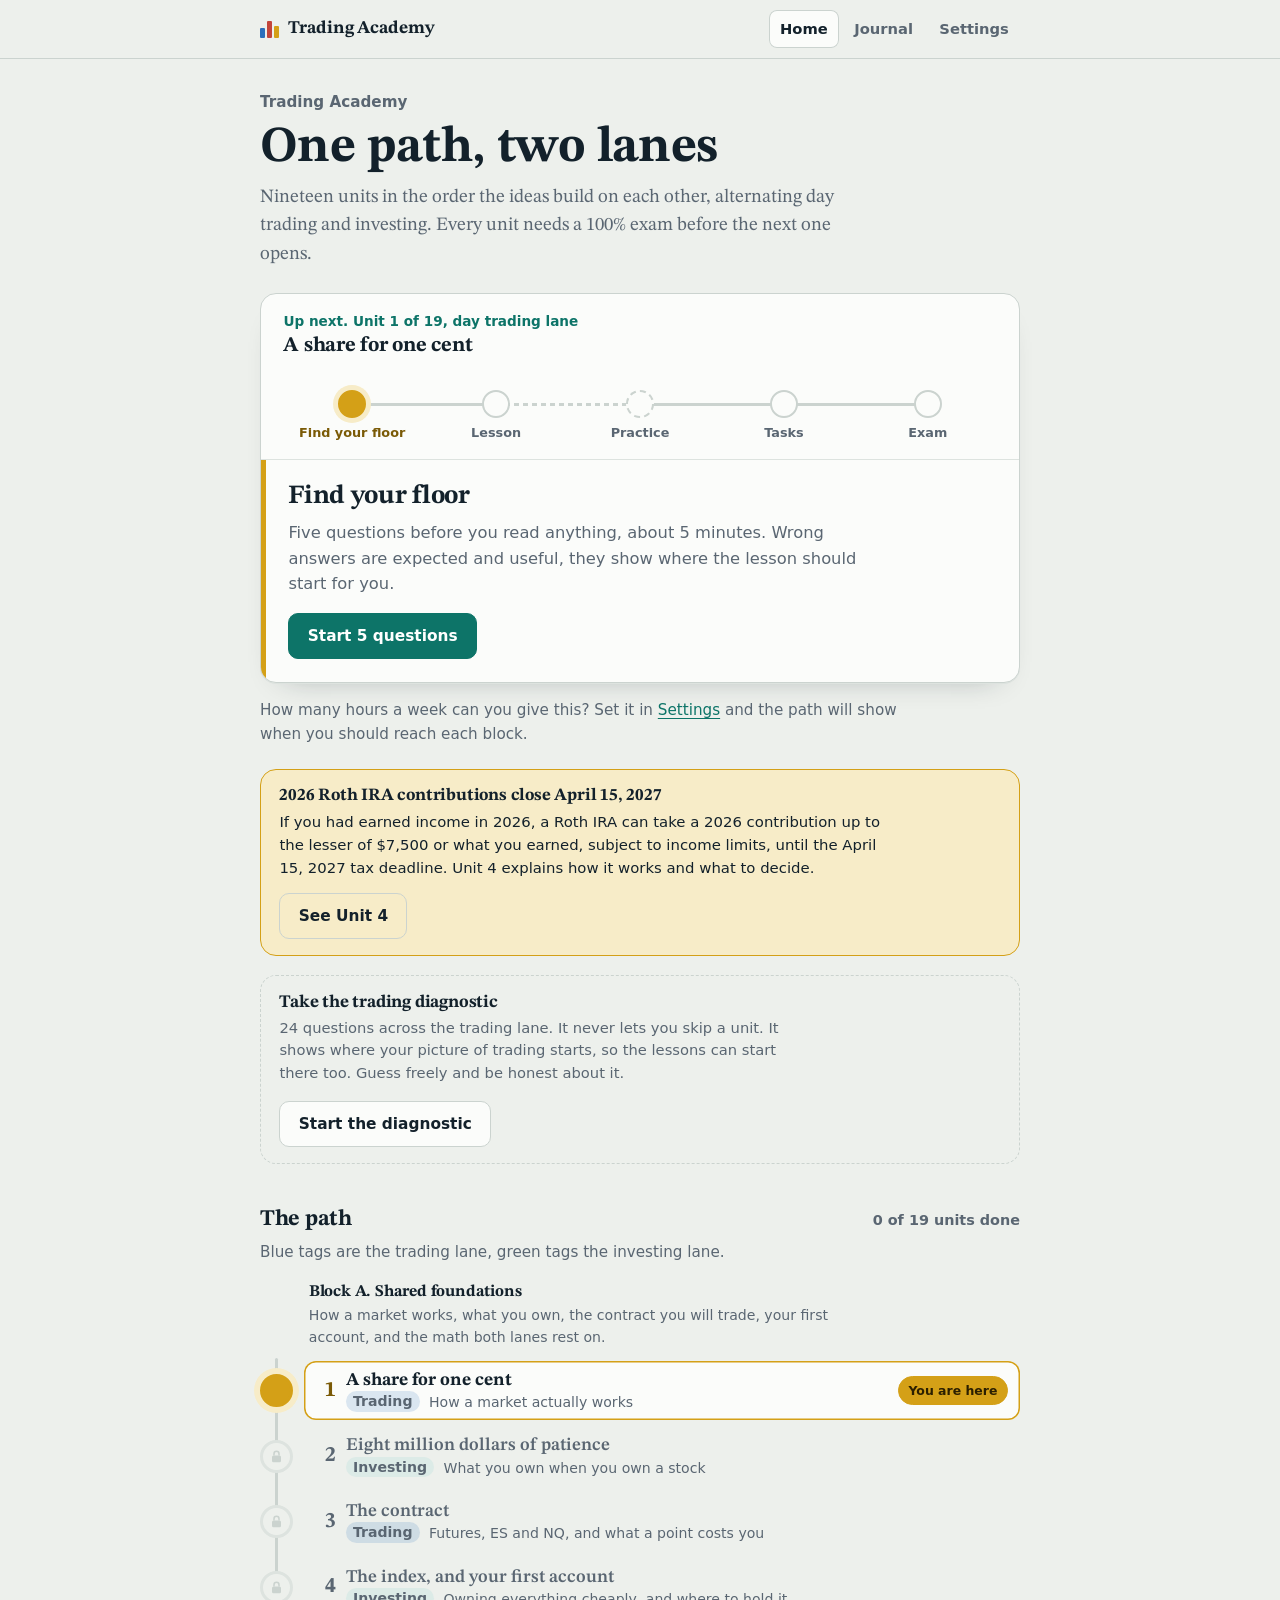
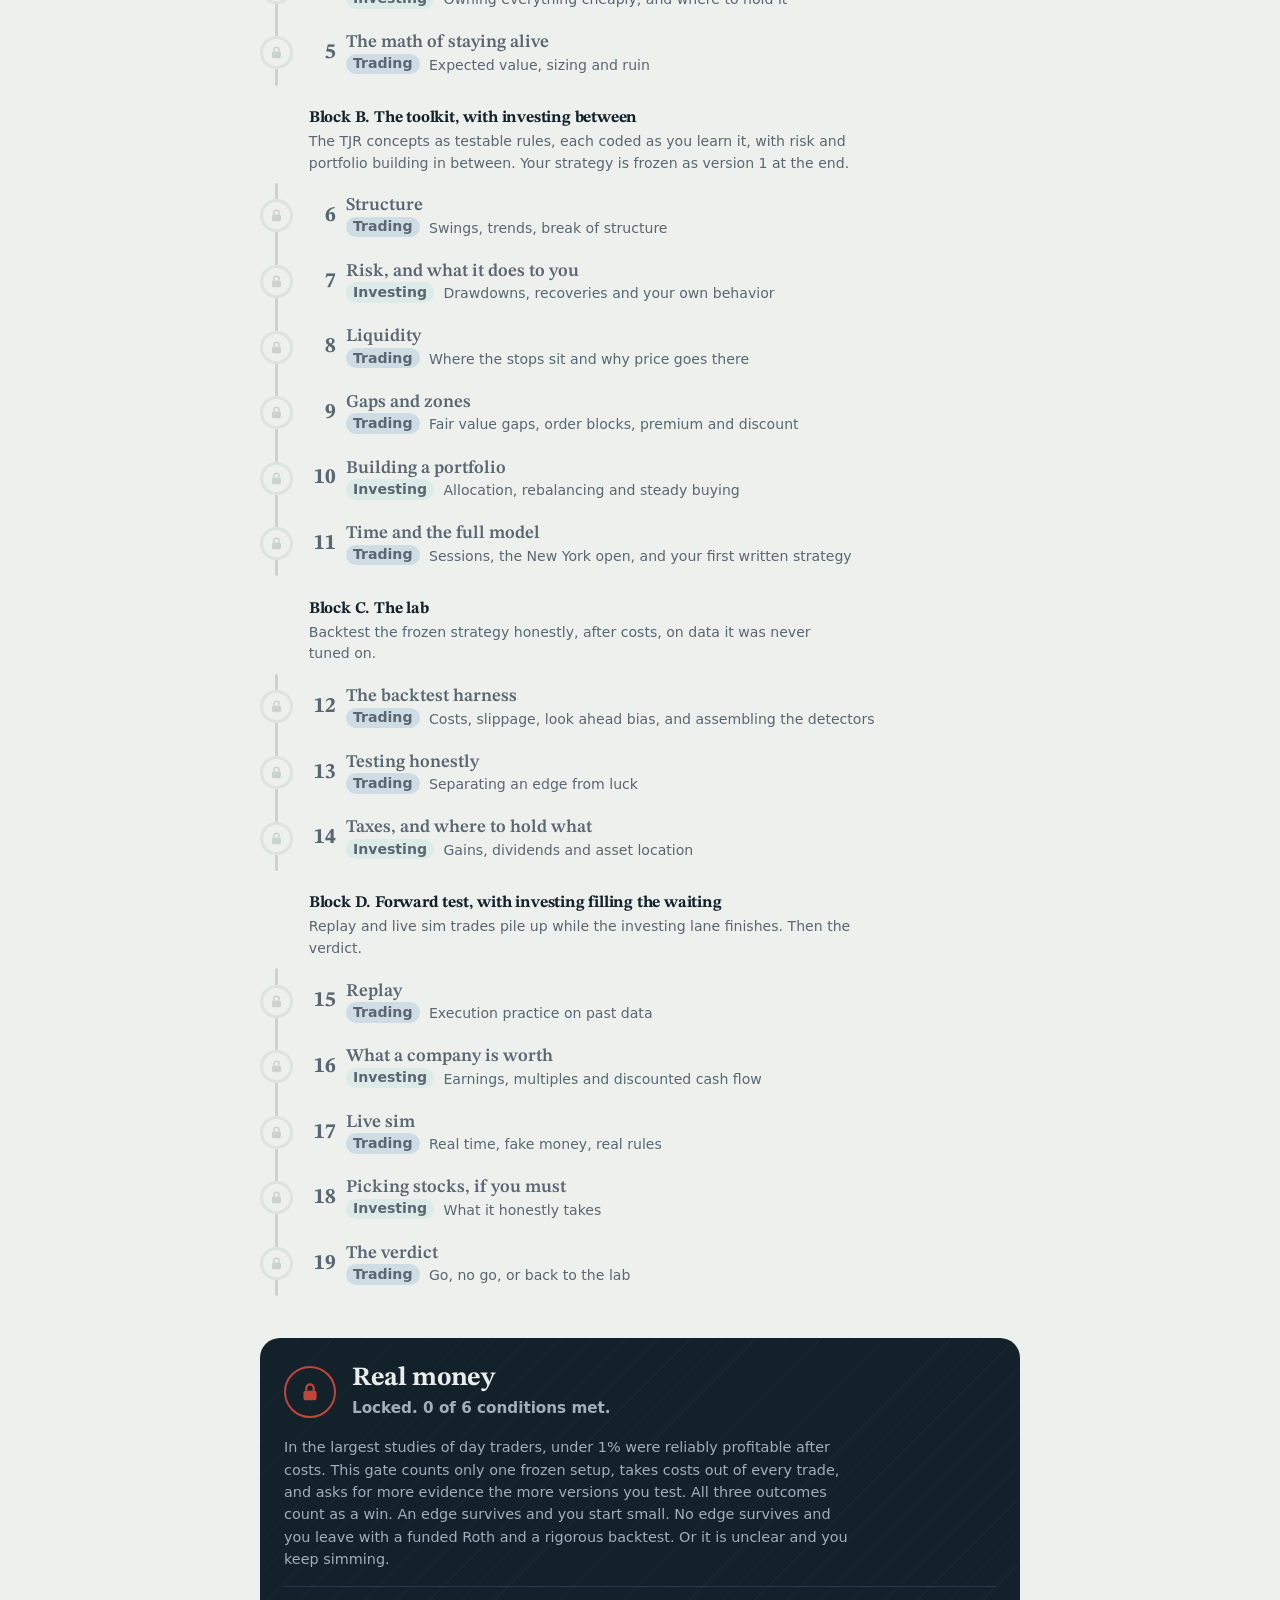
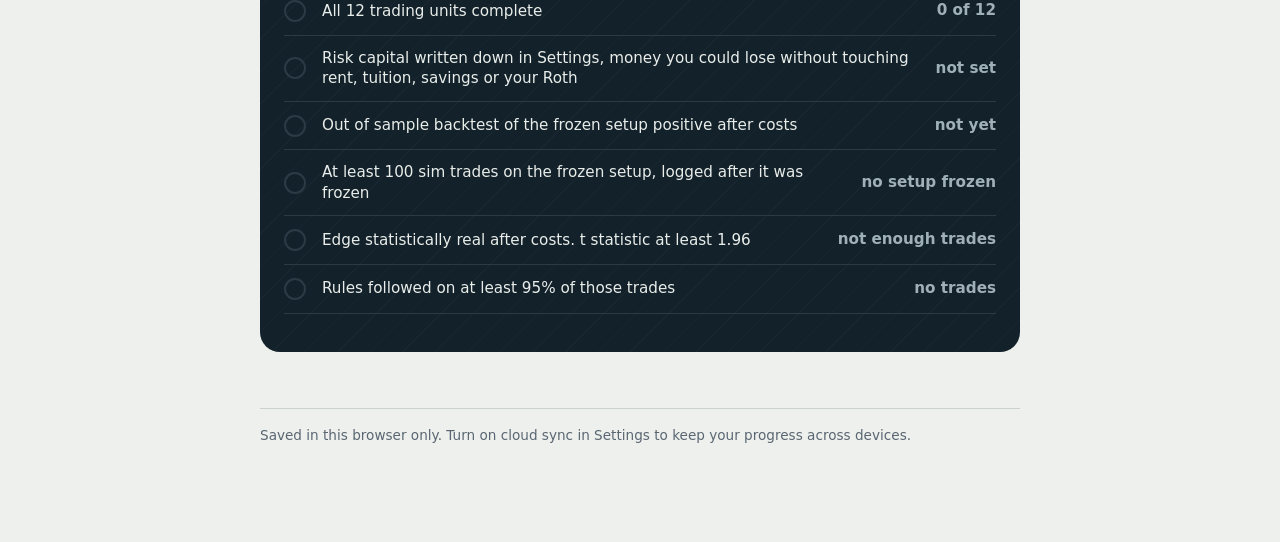
<file: index.html>
<!DOCTYPE html>
<html lang="en">
<head>
<meta charset="utf-8">
<meta name="viewport" content="width=device-width, initial-scale=1, viewport-fit=cover">
<title>Trading Academy</title>
<meta name="description" content="A 12 week, exam gated path from zero to a tested day trading process.">
<meta name="theme-color" content="#edf0ec" media="(prefers-color-scheme: light)">
<meta name="theme-color" content="#0d141a" media="(prefers-color-scheme: dark)">
<link rel="preconnect" href="https://fonts.googleapis.com">
<link rel="preconnect" href="https://fonts.gstatic.com" crossorigin>
<link rel="stylesheet" href="https://fonts.googleapis.com/css2?family=STIX+Two+Text:wght@400;600;700&display=swap">
<link rel="stylesheet" href="assets/app.css">
</head>
<body>
<header class="top"><div class="in">
<a class="brand" href="#/" aria-label="Trading Academy, home"><i aria-hidden="true"><b style="height:10px"></b><b style="height:17px"></b><b style="height:12px"></b></i><span>Trading Academy</span></a>
<nav class="nav" aria-label="Main"><a href="#/" data-r="home">Home</a><a href="#/journal" data-r="journal">Journal</a><a href="#/settings" data-r="settings">Settings</a></nav>
</div></header>
<main id="app"><p>Loading.</p></main>
<noscript><main><p>The academy needs JavaScript turned on.</p></main></noscript>
<script src="data/curriculum.js"></script>
<script src="data/bank-diagnostic.js"></script>
<script src="data/bank-w01.js"></script>
<script src="data/bank-i01.js"></script>
<script src="assets/app.js"></script>
</body>
</html>
</file>
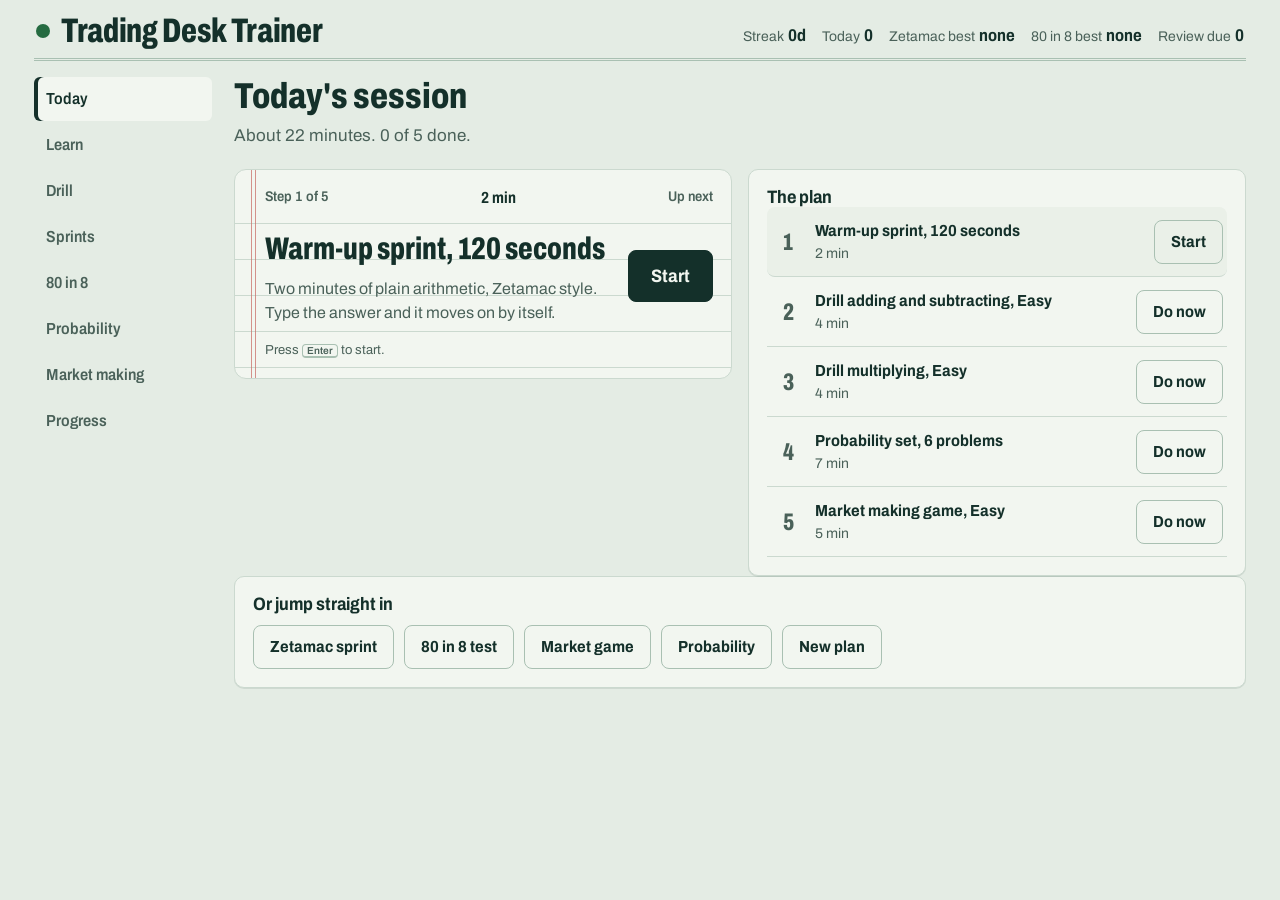
<file: trainer/index.html>
<!DOCTYPE html>
<html lang="en">
<head>
<meta charset="utf-8">
<meta name="viewport" content="width=device-width, initial-scale=1, viewport-fit=cover">
<title>Trading Desk Trainer</title>
<meta name="apple-mobile-web-app-capable" content="yes">
<meta name="mobile-web-app-capable" content="yes">
<meta name="apple-mobile-web-app-title" content="Trainer">
<meta name="apple-mobile-web-app-status-bar-style" content="default">
<meta name="theme-color" content="#E4ECE4" media="(prefers-color-scheme: light)">
<meta name="theme-color" content="#1C362F" media="(prefers-color-scheme: dark)">
<link rel="manifest" href="manifest.webmanifest">
<link rel="apple-touch-icon" href="apple-touch-icon.png">
<link rel="icon" href="icon-192.png">
<style>body{padding:env(safe-area-inset-top) env(safe-area-inset-right) env(safe-area-inset-bottom) env(safe-area-inset-left)}</style>

<link rel="preconnect" href="https://fonts.googleapis.com">
<link rel="preconnect" href="https://fonts.gstatic.com" crossorigin>
<link rel="stylesheet" href="https://fonts.googleapis.com/css2?family=Archivo:wdth,wght@62..125,300..900&amp;display=swap">
<style>
/* Trading Desk Trainer. Light is ledger paper, dark is an exchange chalkboard. */
*{box-sizing:border-box;min-width:0}
:root{
  color-scheme:light dark;
  --paper:#E4ECE4; --sheet:#F2F6F0; --sheet2:#EAF0E8; --ink:#14302A; --ink2:#4A6159; --rule:#A9C0B2; --rule2:#CBD9CF;
  --bid:#1B5C9E; --ask:#A8322A; --mark:#7E5A00; --good:#256B41; --bad:#A8322A; --margin:#C9706A; --chip:#DCE6DD; --shadow:rgba(20,48,42,.10);
}
@supports (color: light-dark(#000, #fff)){
  :root{
    --paper:light-dark(#E4ECE4,#1C362F); --sheet:light-dark(#F2F6F0,#22413A); --sheet2:light-dark(#EAF0E8,#274A41); --ink:light-dark(#14302A,#ECF2EC); --ink2:light-dark(#4A6159,#A9BFB5);
    --rule:light-dark(#A9C0B2,#45695D); --rule2:light-dark(#CBD9CF,#33554B); --bid:light-dark(#1B5C9E,#93C6F2); --ask:light-dark(#A8322A,#F3A497);
    --mark:light-dark(#7E5A00,#EFD57A); --good:light-dark(#256B41,#9DDAAB); --bad:light-dark(#A8322A,#F3A497); --margin:light-dark(#C9706A,#B9705F); --chip:light-dark(#DCE6DD,#2C5047); --shadow:light-dark(rgba(20,48,42,.10),rgba(0,0,0,.25));
  }
}
@media (prefers-color-scheme:dark){
  :root:not([data-theme=light]){--paper:#1C362F;--sheet:#22413A;--sheet2:#274A41;--ink:#ECF2EC;--ink2:#A9BFB5;--rule:#45695D;--rule2:#33554B;--bid:#93C6F2;--ask:#F3A497;--mark:#EFD57A;--good:#9DDAAB;--bad:#F3A497;--margin:#B9705F;--chip:#2C5047;--shadow:rgba(0,0,0,.25)}
}
:root[data-theme=light]{color-scheme:light;--paper:#E4ECE4;--sheet:#F2F6F0;--sheet2:#EAF0E8;--ink:#14302A;--ink2:#4A6159;--rule:#A9C0B2;--rule2:#CBD9CF;--bid:#1B5C9E;--ask:#A8322A;--mark:#7E5A00;--good:#256B41;--bad:#A8322A;--margin:#C9706A;--chip:#DCE6DD;--shadow:rgba(20,48,42,.10)}
:root[data-theme=dark]{color-scheme:dark;--paper:#1C362F;--sheet:#22413A;--sheet2:#274A41;--ink:#ECF2EC;--ink2:#A9BFB5;--rule:#45695D;--rule2:#33554B;--bid:#93C6F2;--ask:#F3A497;--mark:#EFD57A;--good:#9DDAAB;--bad:#F3A497;--margin:#B9705F;--chip:#2C5047;--shadow:rgba(0,0,0,.25)}

html{-webkit-text-size-adjust:100%}
:root{--body:'Archivo',system-ui,-apple-system,'Segoe UI',Roboto,'Helvetica Neue',sans-serif;--display:'Archivo','Arial Narrow','Roboto Condensed','Helvetica Neue',system-ui,sans-serif}
body{margin:0;background:var(--paper);color:var(--ink);font-family:var(--body);font-size:16px;line-height:1.5;font-variant-numeric:lining-nums;overflow-x:hidden}
.boardtop,.tick b,.ticket,.options button,.scorebig,.market-line,.quote input,table.ledger td.num,.rhead b,.pos b,.keypad button{font-variant-numeric:tabular-nums lining-nums}
button,input,select,textarea{font:inherit;color:inherit}
button{cursor:pointer;touch-action:manipulation}
:focus-visible{outline:3px solid var(--bid);outline-offset:2px}
kbd{font:inherit;font-size:.78em;font-weight:600;padding:0 .4em;border:1px solid var(--rule);border-bottom-width:2px;border-radius:4px;background:var(--sheet);white-space:nowrap}
a{color:var(--bid)}
sup{font-size:.62em;line-height:0}

.app{max-width:1240px;margin:0 auto;padding:0 14px 40px}
/* ---- header tape ---- */
.tape{display:flex;flex-wrap:wrap;align-items:flex-end;justify-content:space-between;gap:6px 18px;padding:14px 2px 10px;border-bottom:3px double var(--rule)}
.brand{font-stretch:72%;font-weight:800;font-size:clamp(24px,4.2vw,34px);letter-spacing:-.01em;line-height:1;margin:0}
.brand span{display:inline-block;width:.42em;height:.42em;border-radius:50%;background:var(--good);margin-right:.32em;vertical-align:.12em}
.ticks{display:flex;flex-wrap:wrap;gap:4px 16px;font-size:14px;color:var(--ink2)}
.tick b{color:var(--ink);font-weight:700;font-stretch:85%;font-size:17px;margin-left:4px}
.tick .up{color:var(--good)} .tick .down{color:var(--bad)}

/* ---- shell ---- */
.shell{display:grid;grid-template-columns:178px 1fr;gap:22px;margin-top:16px}
.rail{display:flex;flex-direction:column;gap:2px;position:sticky;top:10px;align-self:start}
.rail button{display:flex;align-items:center;justify-content:space-between;gap:8px;text-align:left;border:0;background:none;padding:10px 12px;min-height:44px;border-radius:6px;font-weight:600;font-stretch:88%;font-size:16px;color:var(--ink2)}
.rail button:hover{background:var(--sheet2);color:var(--ink)}
.rail button[aria-current=page]{background:var(--sheet);color:var(--ink);box-shadow:inset 4px 0 0 var(--ink)}
.rail .badge{font-size:12px;font-weight:700;background:var(--ask);color:var(--sheet);border-radius:10px;padding:0 7px;line-height:18px}
main{min-height:60vh}
@media (max-width:880px){
  .shell{grid-template-columns:1fr;gap:12px}
  .rail{flex-direction:row;overflow-x:auto;position:static;gap:4px;padding-bottom:4px;scrollbar-width:thin}
  .rail button{flex:0 0 auto;padding:8px 12px}
  .rail button[aria-current=page]{box-shadow:inset 0 -3px 0 var(--ink)}
}

/* ---- typographic scale ---- */
h1,h2,h3,.brand,.prompt,.scorebig,.market-line,.ticket,.keypad button,.options button,.slot,.quote input,.plan li::before,.path button::before,.tick b,.boardtop .clock{font-family:var(--display)}
h1,h2,h3{font-stretch:78%;font-weight:800;line-height:1.08;margin:0}
h1{font-size:clamp(26px,4vw,36px)}
h2{font-size:clamp(21px,3vw,26px)}
h3{font-size:18px;font-stretch:88%;font-weight:700}
p{margin:.4em 0;max-width:68ch}
.muted{color:var(--ink2)}
.small{font-size:14px}
.lead{font-size:17px;max-width:62ch}

/* ---- panels: the ledger sheet ---- */
.sheet{background:var(--sheet);border:1px solid var(--rule2);border-radius:10px;padding:18px;box-shadow:0 1px 0 var(--shadow)}
.sheet + .sheet,.stack > * + *{margin-top:16px}
.row{display:flex;flex-wrap:wrap;gap:10px;align-items:center}
.spread{display:flex;flex-wrap:wrap;gap:10px;align-items:center;justify-content:space-between}
.grid2{display:grid;grid-template-columns:repeat(auto-fit,minmax(min(100%,300px),1fr));gap:16px;align-items:start}

/* ---- buttons ---- */
.btn{display:inline-flex;align-items:center;justify-content:center;gap:8px;min-height:44px;padding:8px 16px;border-radius:8px;border:1.5px solid var(--ink);background:var(--ink);color:var(--sheet);font-weight:700;font-stretch:90%}
.btn:hover{filter:brightness(1.12)}
.btn.ghost{background:transparent;color:var(--ink);border-color:var(--rule)}
.btn.ghost:hover{border-color:var(--ink)}
.btn.big{min-height:52px;font-size:18px;padding:10px 22px}
.btn.bid{background:var(--bid);border-color:var(--bid)}
.btn:disabled{opacity:.45;cursor:not-allowed}
.chips{display:flex;flex-wrap:wrap;gap:6px}
.chip{min-height:40px;padding:6px 12px;border-radius:20px;border:1.5px solid var(--rule);background:transparent;font-weight:600;font-stretch:90%;font-size:15px}
.chip[aria-pressed=true]{background:var(--ink);border-color:var(--ink);color:var(--sheet)}
.seg{display:inline-flex;border:1.5px solid var(--rule);border-radius:9px;overflow:hidden;flex-wrap:wrap}
.seg button{border:0;background:transparent;min-height:42px;padding:6px 14px;font-weight:600;font-stretch:90%}
.seg button + button{border-left:1.5px solid var(--rule)}
.seg button[aria-pressed=true]{background:var(--ink);color:var(--sheet)}
label.check{display:inline-flex;align-items:center;gap:8px;min-height:40px;padding:4px 10px;border:1.5px solid var(--rule);border-radius:8px;font-weight:600;font-stretch:90%;font-size:15px}
label.check input{width:18px;height:18px;accent-color:var(--ink)}
select.sel{min-height:44px;border:1.5px solid var(--rule);border-radius:8px;background:var(--sheet);padding:6px 10px;font-weight:600;max-width:100%}

/* ---- the board: where every problem lives ---- */
.board{position:relative;background:var(--sheet);border:1px solid var(--rule2);border-radius:12px;padding:16px 18px 18px 30px;
  background-image:repeating-linear-gradient(to bottom,transparent 0,transparent 35px,var(--rule2) 35px,var(--rule2) 36px);background-position:0 18px;overflow:hidden}
.board::before{content:'';position:absolute;top:0;bottom:0;left:16px;width:3px;border-left:1px solid var(--margin);border-right:1px solid var(--margin);opacity:.75}
.boardtop{display:flex;flex-wrap:wrap;justify-content:space-between;gap:4px 14px;font-size:14px;color:var(--ink2);font-weight:600;font-stretch:90%}
.boardtop .clock{color:var(--ink);font-stretch:80%;font-weight:700;font-size:16px}
.boardtop .clock.over{color:var(--mark)}
.prompt{font-stretch:68%;font-weight:800;font-size:clamp(38px,10vw,92px);line-height:1.04;letter-spacing:-.01em;margin:18px 0 6px;overflow-wrap:anywhere}
.prompt .sub{font-size:.34em;font-stretch:90%;font-weight:600;color:var(--ink2);letter-spacing:0;vertical-align:middle}
.prompt.text{font-size:clamp(20px,2.6vw,25px);font-stretch:92%;font-weight:600;line-height:1.35;letter-spacing:0;max-width:60ch}
.prompt.text .ex{font-weight:800;font-stretch:72%;font-size:1.25em}
.how{font-size:14px;color:var(--ink2);margin-bottom:10px}
.answerline{display:flex;flex-wrap:wrap;gap:10px;align-items:stretch}
.ticket{flex:1 1 220px;max-width:420px;min-height:56px;font-size:30px;font-weight:700;font-stretch:80%;padding:4px 14px;border:2px solid var(--ink);border-radius:8px;background:var(--paper);letter-spacing:.01em}
.ticket.ok{border-color:var(--good);color:var(--good)}
.ticket.no{border-color:var(--bad);color:var(--bad)}
.feedback{min-height:28px;margin-top:10px;font-weight:600;font-size:17px}
.feedback .ok{color:var(--good)} .feedback .no{color:var(--bad)} .feedback .warn{color:var(--mark)}
.steps{margin:10px 0 0;padding:12px 14px 12px 38px;border-left:3px solid var(--ink);background:var(--sheet2);border-radius:0 8px 8px 0;max-width:72ch}
.steps li{margin:4px 0}
.steps li::marker{font-weight:700;font-stretch:80%;color:var(--ink2)}
.trickline{margin-top:10px;padding:10px 14px;border:1.5px dashed var(--rule);border-radius:8px;max-width:72ch}
.trickline b{font-stretch:85%}
.kbdhint{font-size:13px;color:var(--ink2);margin-top:10px}

/* ---- keypad ---- */
.keypad{display:grid;grid-template-columns:repeat(4,minmax(0,1fr));gap:8px;max-width:420px;margin-top:14px}
.keypad button{min-height:54px;border-radius:9px;border:1.5px solid var(--rule);background:var(--paper);font-size:24px;font-weight:700;font-stretch:80%}
.keypad button:active{background:var(--chip)}
.keypad .enter{grid-column:span 2;background:var(--ink);color:var(--sheet);border-color:var(--ink);font-size:20px}
.keypad .fn{font-size:18px;color:var(--ink2)}
.padtoggle{margin-top:10px}

/* ---- plan ---- */
.plan{list-style:none;margin:0;padding:0;counter-reset:step}
.plan li{counter-increment:step;display:grid;grid-template-columns:34px 1fr auto;gap:10px;align-items:center;padding:12px 4px;border-bottom:1px solid var(--rule2)}
.plan li::before{content:counter(step);font-weight:800;font-stretch:70%;font-size:24px;color:var(--ink2);text-align:center}
.plan li.done::before{content:'\2713';color:var(--good)}
.plan li.next{background:var(--sheet2);border-radius:8px}
.plan .t{font-weight:700;font-stretch:90%}
.plan .m{font-size:14px;color:var(--ink2)}
.upnext{display:grid;grid-template-columns:1fr auto;gap:14px;align-items:center}
@media (max-width:560px){.upnext{grid-template-columns:1fr}}

/* ---- tables ---- */
.tablewrap{overflow-x:auto;max-width:100%}
table.ledger{border-collapse:collapse;width:100%;font-size:15px}
table.ledger.wide{min-width:600px}
.tablewrap{-webkit-overflow-scrolling:touch}
.ledger th,.ledger td{padding:8px 8px;border-bottom:1px solid var(--rule2);text-align:left;vertical-align:top}
.ledger th{font-stretch:85%;font-weight:700;color:var(--ink2);font-size:13px;border-bottom:2px solid var(--rule)}
.ledger td.num,.ledger th.num{text-align:right;white-space:nowrap}
.good{color:var(--good)} .bad{color:var(--bad)} .warn{color:var(--mark)}
.bar{height:6px;border-radius:3px;background:var(--rule2);overflow:hidden;min-width:60px}
.bar > i{display:block;height:100%;background:var(--ink)}

/* ---- 80 in 8 ---- */
.options{display:grid;grid-template-columns:repeat(2,minmax(0,1fr));gap:10px;margin-top:16px;max-width:640px}
.options button{min-height:64px;border-radius:10px;border:2px solid var(--rule);background:var(--paper);font-size:clamp(22px,4vw,30px);font-weight:700;font-stretch:78%;display:flex;align-items:center;gap:12px;padding:6px 14px;text-align:left}
.options button .k{font-size:13px;font-weight:700;color:var(--ink2);border:1px solid var(--rule);border-radius:4px;padding:0 6px;font-stretch:100%}
.options button:hover{border-color:var(--ink)}
.options button.hit{border-color:var(--good);color:var(--good)}
.options button.miss{border-color:var(--bad);color:var(--bad)}
.progressline{height:5px;background:var(--rule2);border-radius:3px;overflow:hidden;margin-top:8px}
.progressline > i{display:block;height:100%;background:var(--ink);width:0}
.scorebig{font-stretch:68%;font-weight:800;font-size:clamp(56px,12vw,104px);line-height:1}

/* ---- market ---- */
.quote{display:grid;grid-template-columns:repeat(2,minmax(0,1fr));gap:10px;max-width:460px}
.quote label{display:flex;flex-direction:column;gap:4px;font-weight:700;font-stretch:88%;font-size:15px}
.quote .bidl{color:var(--bid)} .quote .askl{color:var(--ask)}
.quote input{min-height:58px;font-size:30px;font-weight:800;font-stretch:76%;padding:4px 12px;border-radius:8px;border:2px solid currentColor;background:var(--paper);width:100%}
.quote input.bidin{color:var(--bid)} .quote input.askin{color:var(--ask)}
.market-line{font-stretch:70%;font-weight:800;font-size:clamp(34px,8vw,64px);line-height:1}
.market-line .b{color:var(--bid)} .market-line .a{color:var(--ask)} .market-line .at{color:var(--ink2);font-size:.55em;margin:0 .25em}
.reveals{display:flex;flex-wrap:wrap;gap:8px;margin:12px 0}
.slot{width:54px;height:54px;border-radius:9px;border:2px dashed var(--rule);display:grid;place-items:center;font-weight:800;font-stretch:75%;font-size:22px;color:var(--ink2)}
.slot.shown{border:2px solid var(--ink);color:var(--ink);background:var(--paper)}
.slot.card{width:44px;height:62px;border-radius:6px;font-size:18px}
.slot.card.red{color:var(--ask)}
.slot.coin{border-radius:50%;width:40px;height:40px;font-size:18px}
.slot svg{width:40px;height:40px}
.pos{display:flex;flex-wrap:wrap;gap:6px 22px;font-size:15px}
.pos b{font-stretch:80%;font-size:20px;margin-left:4px}
.review{list-style:none;margin:12px 0 0;padding:0}
.review li{padding:10px 0;border-bottom:1px solid var(--rule2)}
.rhead{display:flex;flex-wrap:wrap;gap:4px 16px;align-items:baseline;margin-bottom:4px;font-size:15px}
.rhead b{font-stretch:85%}
.tradelog{list-style:none;margin:10px 0 0;padding:0;font-size:15px;max-width:72ch}
.tradelog li{padding:6px 0;border-bottom:1px solid var(--rule2)}
.note-ok::before{content:'\2713  ';color:var(--good);font-weight:800}
.note-no::before{content:'\2717  ';color:var(--bad);font-weight:800}
.coach{border-left:3px solid var(--mark);padding:8px 14px;background:var(--sheet2);border-radius:0 8px 8px 0;max-width:72ch}
.coach li{margin:4px 0}

/* ---- learn ---- */
.learn{display:grid;grid-template-columns:260px 1fr;gap:20px}
@media (max-width:980px){.learn{grid-template-columns:1fr}}
.path{list-style:none;margin:0;padding:0;counter-reset:path}
.path li{counter-increment:path}
.path li.group{counter-increment:none}
.path button{width:100%;display:grid;grid-template-columns:28px 1fr;gap:8px;align-items:center;text-align:left;border:0;background:none;padding:8px 8px;min-height:44px;border-radius:7px;font-weight:600;font-stretch:90%}
.path button::before{content:counter(path);font-weight:800;font-stretch:70%;font-size:19px;color:var(--ink2);text-align:center}
.path button[aria-current=true]{background:var(--sheet);box-shadow:inset 3px 0 0 var(--ink)}
.path .lv{display:block;font-size:12px;color:var(--ink2);font-weight:500}
.path .group{font-size:13px;font-weight:700;color:var(--ink2);padding:12px 8px 4px;font-stretch:90%}
.trickcard{border:2px solid var(--ink);border-radius:10px;padding:14px 16px;background:var(--paper)}
.trickcard .one{font-size:clamp(18px,2.4vw,22px);font-weight:700;font-stretch:88%;line-height:1.3;margin:4px 0 8px;max-width:60ch}
ul.plain{margin:6px 0;padding-left:20px;max-width:70ch}
ul.plain li{margin:4px 0}

.banner{border:1.5px solid var(--mark);color:var(--ink);background:var(--sheet2);padding:10px 14px;border-radius:8px;margin-bottom:14px}
.errorbox{border:2px solid var(--bad);padding:14px;border-radius:10px;background:var(--sheet)}
.dialog-back{position:fixed;inset:0;background:rgba(0,0,0,.45);display:grid;place-items:center;padding:16px;z-index:50}
.dialog{background:var(--sheet);color:var(--ink);border-radius:12px;padding:20px;max-width:520px;width:100%;border:1px solid var(--rule)}
textarea.io{width:100%;min-height:130px;border:1.5px solid var(--rule);border-radius:8px;background:var(--paper);padding:10px;font-size:13px;word-break:break-all}
.spark{display:flex;align-items:flex-end;gap:3px;height:48px}
.spark i{display:block;width:8px;background:var(--ink);border-radius:2px 2px 0 0;opacity:.85}
.flash-ok{animation:okpulse .35s ease-out}
@keyframes okpulse{from{background:color-mix(in srgb,var(--good) 22%,var(--paper))}to{background:var(--paper)}}
.sr{position:absolute;width:1px;height:1px;overflow:hidden;clip:rect(0 0 0 0);white-space:nowrap}
@media (prefers-reduced-motion:reduce){*{animation:none!important;transition:none!important;scroll-behavior:auto!important}}
@media (max-width:420px){
  .app{padding:0 10px 32px}
  .sheet{padding:14px}
  .board{padding:12px 12px 14px 24px}
  .board::before{left:11px}
  .ticket{font-size:26px;flex-basis:160px}
  .options button{min-height:58px}
}

</style>
</head>
<body>
<div class="app">
  <header class="tape">
    <p class="brand"><span aria-hidden="true"></span>Trading Desk Trainer</p>
    <div class="ticks" id="ticks" aria-label="Your numbers"></div>
  </header>
  <div id="errors" role="status"></div>
  <div class="shell">
    <nav class="rail" id="rail" aria-label="Sections"></nav>
    <main id="view"><p class="muted">Loading the trainer. If this stays here, scripts are blocked in this browser.</p></main>
  </div>
</div>
<script>
{
/* Trading Desk Trainer logic. Generated from src/logic by build-logic.js */
(function (root) {
'use strict';

// ---- 01-core.js ----
// ===== Core: random numbers, exact fractions, formatting, answer checking =====

function makeRng(seed) {
  let a = (seed === undefined ? Math.floor(Math.random() * 4294967296) : seed) >>> 0;
  const r = function () {
    a = (a + 0x6D2B79F5) | 0;
    let t = Math.imul(a ^ (a >>> 15), 1 | a);
    t = (t + Math.imul(t ^ (t >>> 7), 61 | t)) ^ t;
    return ((t ^ (t >>> 14)) >>> 0) / 4294967296;
  };
  r.int = (lo, hi) => lo + Math.floor(r() * (hi - lo + 1));
  r.pick = arr => arr[Math.floor(r() * arr.length)];
  r.chance = p => r() < p;
  r.shuffle = arr => {
    const b = arr.slice();
    for (let i = b.length - 1; i > 0; i--) { const j = Math.floor(r() * (i + 1)); const t = b[i]; b[i] = b[j]; b[j] = t; }
    return b;
  };
  r.normal = () => {
    let u = 0, v = 0;
    while (u === 0) u = r();
    while (v === 0) v = r();
    return Math.sqrt(-2 * Math.log(u)) * Math.cos(2 * Math.PI * v);
  };
  r.weighted = (items, weights) => {
    let tot = 0; for (const w of weights) tot += w;
    let x = r() * tot;
    for (let i = 0; i < items.length; i++) { x -= weights[i]; if (x < 0) return items[i]; }
    return items[items.length - 1];
  };
  return r;
}

const BI = x => BigInt(x);
function babs(a) { return a < 0n ? -a : a; }
function bgcd(a, b) { a = babs(a); b = babs(b); while (b) { const t = a % b; a = b; b = t; } return a; }
function blcm(a, b) { return a / bgcd(a, b) * b; }
function isqrt(n) { // floor sqrt for BigInt n >= 0
  n = BI(n);
  if (n < 0n) throw new Error('isqrt of negative');
  if (n < 2n) return n;
  let x = BI(Math.floor(Math.sqrt(Number(n))));
  while (x * x > n) x--;
  while ((x + 1n) * (x + 1n) <= n) x++;
  return x;
}
function icbrt(n) { // floor cube root for BigInt n >= 0
  n = BI(n);
  if (n < 2n) return n;
  let x = BI(Math.floor(Math.cbrt(Number(n))));
  while (x * x * x > n) x--;
  while ((x + 1n) * (x + 1n) * (x + 1n) <= n) x++;
  return x;
}
function binom(n, k) {
  n = BI(n); k = BI(k);
  if (k < 0n || k > n) return 0n;
  if (k > n - k) k = n - k;
  let r = 1n;
  for (let i = 1n; i <= k; i++) r = r * (n - k + i) / i;
  return r;
}

class Frac {
  constructor(n, d) {
    n = BI(n); d = d === undefined ? 1n : BI(d);
    if (d === 0n) throw new Error('Division by zero');
    if (d < 0n) { n = -n; d = -d; }
    const g = bgcd(n, d);
    if (g > 1n) { n /= g; d /= g; }
    this.n = n; this.d = d;
  }
  static of(x) {
    if (x instanceof Frac) return x;
    if (typeof x === 'bigint') return new Frac(x, 1n);
    if (typeof x === 'number') {
      if (Number.isInteger(x)) return new Frac(BI(x), 1n);
      const f = Frac.parse(String(x));
      if (!f) throw new Error('Bad number ' + x);
      return f;
    }
    if (typeof x === 'string') {
      const f = Frac.parse(x);
      if (!f) throw new Error('Bad number ' + x);
      return f;
    }
    throw new Error('Bad value');
  }
  static parse(str) {
    if (str === null || str === undefined) return null;
    let s = String(str).trim().replace(/[\u2212\u2013\u2014]/g, '-').replace(/,/g, '').replace(/\u2009/g, '');
    if (!s) return null;
    let m = s.match(/^([+-]?)(\d+)\s+(\d+)\s*\/\s*(\d+)$/); // mixed number 1 1/2
    if (m) {
      if (BI(m[4]) === 0n) return null;
      const f = new Frac(BI(m[2]) * BI(m[4]) + BI(m[3]), BI(m[4]));
      return m[1] === '-' ? f.neg() : f;
    }
    s = s.replace(/\s+/g, '');
    m = s.match(/^([+-]?)(\d*\.?\d*)\/(\d*\.?\d*)$/);
    if (m) {
      const a = Frac.parse(m[2]), b = Frac.parse(m[3]);
      if (!a || !b || b.n === 0n) return null;
      const f = a.div(b);
      return m[1] === '-' ? f.neg() : f;
    }
    m = s.match(/^([+-]?)(\d*)(?:\.(\d*))?(?:[eE]([+-]?\d+))?$/);
    if (m && ((m[2] && m[2].length) || (m[3] && m[3].length))) {
      const ip = m[2] || '0', fp = m[3] || '';
      let n = BI(ip + fp), d = 10n ** BI(fp.length);
      if (m[4]) { const e = parseInt(m[4], 10); if (Math.abs(e) > 60) return null; if (e >= 0) n *= 10n ** BI(e); else d *= 10n ** BI(-e); }
      if (m[1] === '-') n = -n;
      return new Frac(n, d);
    }
    return null;
  }
  add(o) { o = Frac.of(o); return new Frac(this.n * o.d + o.n * this.d, this.d * o.d); }
  sub(o) { o = Frac.of(o); return new Frac(this.n * o.d - o.n * this.d, this.d * o.d); }
  mul(o) { o = Frac.of(o); return new Frac(this.n * o.n, this.d * o.d); }
  div(o) { o = Frac.of(o); if (o.n === 0n) throw new Error('Division by zero'); return new Frac(this.n * o.d, this.d * o.n); }
  neg() { return new Frac(-this.n, this.d); }
  abs() { return new Frac(babs(this.n), this.d); }
  inv() { return new Frac(this.d, this.n); }
  pow(k) {
    k = Number(k);
    if (k < 0) return this.inv().pow(-k);
    return new Frac(this.n ** BI(k), this.d ** BI(k));
  }
  cmp(o) { o = Frac.of(o); const x = this.n * o.d - o.n * this.d; return x < 0n ? -1 : x > 0n ? 1 : 0; }
  eq(o) { return this.cmp(o) === 0; }
  lt(o) { return this.cmp(o) < 0; }
  gt(o) { return this.cmp(o) > 0; }
  le(o) { return this.cmp(o) <= 0; }
  ge(o) { return this.cmp(o) >= 0; }
  isInt() { return this.d === 1n; }
  isZero() { return this.n === 0n; }
  sign() { return this.n < 0n ? -1 : this.n > 0n ? 1 : 0; }
  toNumber() { return Number(this.n) / Number(this.d); }
  toString() { return this.d === 1n ? this.n.toString() : this.n.toString() + '/' + this.d.toString(); }
  floor() { let q = this.n / this.d; if (this.n < 0n && q * this.d !== this.n) q -= 1n; return q; }
  isTerminating() { let d = this.d; while (d % 2n === 0n) d /= 2n; while (d % 5n === 0n) d /= 5n; return d === 1n; }
  decimalPlaces() { // places needed if terminating, else Infinity
    if (!this.isTerminating()) return Infinity;
    let p = 0; let x = this.abs();
    while (!x.isInt()) { x = x.mul(10); p++; if (p > 60) return Infinity; }
    return p;
  }
  round(places) { // round half away from zero to `places` decimals, returns Frac
    const s = 10n ** BI(places);
    const neg = this.n < 0n;
    const a = babs(this.n) * s;
    let q = a / this.d; const r = a % this.d;
    if (2n * r >= this.d) q += 1n;
    return new Frac(neg ? -q : q, s);
  }
  trunc(places) {
    const s = 10n ** BI(places);
    const neg = this.n < 0n;
    const q = babs(this.n) * s / this.d;
    return new Frac(neg ? -q : q, s);
  }
  toFixedStr(places) { // decimal string with exactly `places` decimals (rounded)
    const r = this.round(places);
    const neg = r.n < 0n;
    const s = 10n ** BI(places);
    const a = babs(r.n) * (s / r.d);
    const ip = a / s, fp = a % s;
    let out = fmtIntPlain(ip);
    if (places > 0) out += '.' + fp.toString().padStart(places, '0');
    return (neg && a !== 0n ? '−' : '') + out;
  }
}

function fmtIntPlain(n) { // with thousands commas, no sign handling
  return babs(BI(n)).toString().replace(/\B(?=(\d{3})+(?!\d))/g, ',');
}
function fmtInt(n) {
  n = BI(n);
  return (n < 0n ? '−' : '') + fmtIntPlain(n);
}
// Display a Frac as a clean decimal if it terminates within maxPlaces, else as a fraction.
function fmtNum(x, maxPlaces) {
  x = Frac.of(x);
  if (maxPlaces === undefined) maxPlaces = 6;
  if (x.isInt()) return fmtInt(x.n);
  const p = x.decimalPlaces();
  if (p <= maxPlaces) return x.toFixedStr(p);
  return fmtFracStr(x);
}
function fmtDec(x, places) { return Frac.of(x).toFixedStr(places); }
function fmtFracStr(x) {
  x = Frac.of(x);
  if (x.isInt()) return fmtInt(x.n);
  return (x.n < 0n ? '−' : '') + fmtIntPlain(babs(x.n)) + '/' + fmtIntPlain(x.d);
}
// Exact decimal if it terminates (any length up to 12), else n/d
function fmtExact(x) { return fmtNum(x, 12); }
// Probability style: fraction plus approx decimal
function fmtProb(x) {
  x = Frac.of(x);
  if (x.isInt()) return fmtInt(x.n);
  const p = x.decimalPlaces();
  if (p <= 4) return fmtFracStr(x) + ' = ' + x.toFixedStr(p);
  return fmtFracStr(x) + ' ≈ ' + x.toFixedStr(4);
}

const SUP = { '0': '⁰', '1': '¹', '2': '²', '3': '³', '4': '⁴', '5': '⁵', '6': '⁶', '7': '⁷', '8': '⁸', '9': '⁹', '-': '⁻', '+': '⁺' };
function sup(k) { return String(k).split('').map(c => SUP[c] || c).join(''); }
const SUB = { '0': '₀', '1': '₁', '2': '₂', '3': '₃', '4': '₄', '5': '₅', '6': '₆', '7': '₇', '8': '₈', '9': '₉' };
function subs(k) { return String(k).split('').map(c => SUB[c] || c).join(''); }

function ordinal(n) { const s = ['th', 'st', 'nd', 'rd']; const v = n % 100; return n + (s[(v - 20) % 10] || s[v] || s[0]); }
function plural(n, w, ws) { return n + ' ' + (Number(n) === 1 ? w : (ws || w + 's')); }

// ===== Answers =====
// ans = { v: exact value string, tol: '0.01' (absolute) or '0', rel: '0.01' optional, pct: bool, how: text }
function mkAns(v, opts) {
  const f = Frac.of(v);
  const a = { v: f.toString(), tol: '0', rel: '0', pct: false, show: fmtExact(f), how: 'Exact answer' };
  if (opts) Object.assign(a, opts);
  if (a.ref !== undefined) a.ref = Frac.of(a.ref).toString();
  return a;
}
function checkAnswer(ans, input) {
  if (input === null || input === undefined) return { ok: false, empty: true };
  let s = String(input).trim();
  if (!s) return { ok: false, empty: true };
  if (/%\s*$/.test(s)) {
    if (!ans.pct) return { ok: false, invalid: true };
    s = s.replace(/%\s*$/, '');
  }
  const x = Frac.parse(s);
  if (!x) return { ok: false, invalid: true };
  const v = Frac.parse(ans.v);
  if (x.eq(v)) return { ok: true, exact: true, x };
  const ref = ans.ref ? Frac.parse(ans.ref) : v; // tolerance is measured from the true value
  const diff = x.sub(ref).abs();
  if (ans.tol && ans.tol !== '0') { if (diff.le(Frac.parse(ans.tol))) return { ok: true, exact: false, x }; }
  if (ans.rel && ans.rel !== '0') { if (diff.le(ref.abs().mul(Frac.parse(ans.rel)))) return { ok: true, exact: false, x }; }
  return { ok: false, x };
}

function median(arr) {
  if (!arr.length) return null;
  const b = arr.slice().sort((p, q) => p - q);
  const m = b.length >> 1;
  return b.length % 2 ? b[m] : (b[m - 1] + b[m]) / 2;
}

// Strip HTML tags for text checks
function stripTags(s) { return String(s).replace(/<[^>]*>/g, ''); }

// ---- 02-mental.js ----
// ===== Mental math: tricks (each returns {value, steps}) and skill generators =====
const TIMES = '×', DIVS = '÷', MINUS = '−', ROOT = '√', CROOT = '∛', APPROX = '≈', PM = '±';
const fi = n => fmtInt(n);
function signWord(d) { return d >= 0n ? '+' : MINUS; }
function placeParts(b) { // nonzero place-value parts of BigInt b > 0, highest first
  const s = babs(b).toString(); const parts = [];
  for (let i = 0; i < s.length; i++) { const dg = BI(s[i]); if (dg !== 0n) parts.push(dg * 10n ** BI(s.length - 1 - i)); }
  return parts;
}
function nzDigits(b) { return placeParts(b).length; }

// ---------- Addition and subtraction ----------
// a, b are BigInt scaled by 10^places. Returns value as Frac.
function trickAddSub(a, b, op, places) {
  const sc = 10n ** BI(places || 0);
  const sh = x => fmtNum(new Frac(x, sc), 12);
  const steps = [];
  if (op === '-' && a < b) {
    const inner = trickAddSub(b, a, '-', places);
    steps.push(`The second number is bigger, so flip it. ${sh(a)} ${MINUS} ${sh(b)} is minus (${sh(b)} ${MINUS} ${sh(a)}).`);
    inner.steps.forEach(s => steps.push(s));
    const v = inner.value.neg();
    steps.push(`Put the minus sign back. The answer is ${fmtNum(v, 12)}.`);
    return { value: v, steps };
  }
  if (places > 0) steps.push('Line up the decimal points first. Add zeros on the end so both numbers have the same number of decimal places.');
  let R = null;
  if (b >= 100n && b % 100n >= 95n) R = b + (100n - b % 100n);
  else if (b >= 10n && b % 10n >= 7n) R = b + (10n - b % 10n);
  let run;
  if (R !== null) {
    const fix = R - b;
    if (op === '+') {
      run = a + R;
      steps.push(`${sh(b)} is just under ${sh(R)}. Add ${sh(R)} instead. ${sh(a)} + ${sh(R)} = ${sh(run)}.`);
      run = run - fix;
      steps.push(`You added ${sh(fix)} too much, so take it back off. ${sh(a + R)} ${MINUS} ${sh(fix)} = ${sh(run)}.`);
    } else {
      run = a - R;
      steps.push(`${sh(b)} is just under ${sh(R)}. Take away ${sh(R)} instead. ${sh(a)} ${MINUS} ${sh(R)} = ${sh(run)}.`);
      run = run + fix;
      steps.push(`You took away ${sh(fix)} too much, so give it back. ${sh(a - R)} + ${sh(fix)} = ${sh(run)}.`);
    }
  } else {
    run = a;
    const parts = placeParts(b);
    steps.push(`Go left to right. Break ${sh(b)} into ${parts.map(sh).join(' + ')}.`);
    for (const p of parts) {
      const before = run;
      run = op === '+' ? run + p : run - p;
      steps.push(`${sh(before)} ${op === '+' ? '+' : MINUS} ${sh(p)} = ${sh(run)}.`);
    }
  }
  return { value: new Frac(run, sc), steps };
}

// ---------- Multiplication ----------
function mulSplit(x, y) { // x * y by splitting y into place parts (or compensating). BigInts > 0
  const steps = [];
  const parts = placeParts(y);
  if (parts.length === 1) {
    const p = parts[0];
    const s = p.toString(); const lead = BI(s[0]); const zeros = s.length - 1;
    const core = x * lead;
    if (zeros === 0) steps.push(`${fi(x)} ${TIMES} ${fi(lead)} = ${fi(core)}.`);
    else steps.push(`${fi(x)} ${TIMES} ${fi(lead)} = ${fi(core)}, then add ${plural(zeros, 'zero')} to get ${fi(core * 10n ** BI(zeros))}.`);
    return { value: x * y, steps, v: core * 10n ** BI(zeros) };
  }
  const last = y % 10n;
  if (y >= 18n && (last === 8n || last === 9n) && parts.length <= 3) {
    const R = y + (10n - last); const fix = R - y;
    const big = x * R, small = x * fix;
    steps.push(`${fi(y)} is just under ${fi(R)}. Use ${fi(R)} and fix it after.`);
    steps.push(`${fi(x)} ${TIMES} ${fi(R)} = ${fi(big)}.`);
    steps.push(`${fi(x)} ${TIMES} ${fi(fix)} = ${fi(small)}.`);
    steps.push(`Take it off. ${fi(big)} ${MINUS} ${fi(small)} = ${fi(big - small)}.`);
    return { value: big - small, steps };
  }
  const partials = parts.map(p => x * p);
  steps.push(`Split ${fi(y)} into ${parts.map(fi).join(' + ')}.`);
  parts.forEach((p, i) => steps.push(`${fi(x)} ${TIMES} ${fi(p)} = ${fi(partials[i])}.`));
  let sum = 0n; for (const q of partials) sum += q;
  steps.push(`Add them up. ${partials.map(fi).join(' + ')} = ${fi(sum)}.`);
  return { value: sum, steps };
}
function trickMul(x, y) { // general integer product, choose which factor to split
  x = BI(x); y = BI(y);
  if (y < 10n && x >= 10n) return mulSplit(y, x);
  if (x < 10n) return mulSplit(x, y);
  let a = x, b = y;
  if (nzDigits(a) < nzDigits(b) || (nzDigits(a) === nzDigits(b) && a < b)) { a = y; b = x; }
  return mulSplit(a, b);
}
function trick11(x) {
  x = BI(x);
  const steps = [`Times 11 is times 10 plus one more. ${fi(x)} ${TIMES} 10 = ${fi(x * 10n)}.`, `${fi(x * 10n)} + ${fi(x)} = ${fi(x * 11n)}.`];
  if (x >= 10n && x <= 99n) {
    const a = x / 10n, b = x % 10n, s = a + b;
    if (s <= 9n) steps.push(`Shortcut for two digits. Write the digit sum ${a} + ${b} = ${s} between ${a} and ${b} to get ${fi(x * 11n)}.`);
    else steps.push(`Shortcut for two digits. The digit sum ${a} + ${b} = ${s} is 10 or more, so carry the 1 into the front digit to get ${fi(x * 11n)}.`);
  }
  return { value: x * 10n + x, steps };
}
function trick25(x, m) { // m is 25 or 125
  x = BI(x);
  if (m === 25) {
    const h = x * 100n;
    const s1 = new Frac(h, 2), s2 = new Frac(h, 4);
    return { value: s2, steps: [`25 is 100 ${DIVS} 4. So multiply by 100 and halve twice.`, `${fi(x)} ${TIMES} 100 = ${fi(h)}.`, `Halve it to ${fmtExact(s1)}, then halve again to ${fmtExact(s2)}.`] };
  }
  const h = x * 1000n;
  const s1 = new Frac(h, 2), s2 = new Frac(h, 4), s3 = new Frac(h, 8);
  return { value: s3, steps: [`125 is 1000 ${DIVS} 8. So multiply by 1000 and halve three times.`, `${fi(x)} ${TIMES} 1000 = ${fi(h)}.`, `Halve ${fmtExact(s1)}, halve ${fmtExact(s2)}, halve ${fmtExact(s3)}.`] };
}
function trickNearBase(x, y, base) {
  x = BI(x); y = BI(y); base = BI(base || 100);
  const a = x - base, b = y - base;
  const cross = x + b; const big = cross * base; const ab = a * b; const v = big + ab;
  const off = d => (d >= 0n ? '+' : MINUS) + fi(babs(d));
  return {
    value: v, steps: [
      `Both numbers sit near ${fi(base)}. ${fi(x)} is ${off(a)} and ${fi(y)} is ${off(b)}.`,
      `Cross add. ${fi(x)} ${b >= 0n ? '+' : MINUS} ${fi(babs(b))} = ${fi(cross)}.`,
      `Times ${fi(base)}. ${fi(cross)} ${TIMES} ${fi(base)} = ${fi(big)}.`,
      `Multiply the offsets. (${off(a)}) ${TIMES} (${off(b)}) = ${fi(ab)}.`,
      `${ab >= 0n ? 'Add' : 'Subtract'} it. ${fi(big)} ${ab >= 0n ? '+' : MINUS} ${fi(babs(ab))} = ${fi(v)}.`]
  };
}
function decParts(f) { // Frac terminating -> {X BigInt, p places}
  f = Frac.of(f); const p = f.decimalPlaces();
  return { X: f.n * (10n ** BI(p)) / f.d, p };
}
function trickMulDec(x, y) { // x, y Fracs (terminating)
  const A = decParts(x), Bp = decParts(y);
  const inner = trickMul(A.X, Bp.X);
  const k = A.p + Bp.p;
  const v = new Frac(inner.value, 10n ** BI(k));
  const steps = [`Ignore the decimal points for now. Work out ${fi(A.X)} ${TIMES} ${fi(Bp.X)}.`];
  inner.steps.forEach(s => steps.push(s));
  steps.push(`The question has ${A.p} + ${Bp.p} = ${plural(k, 'decimal place')}, so put ${k === 1 ? 'it' : 'them'} back. ${fi(inner.value)} becomes ${fmtExact(v)}.`);
  return { value: v, steps };
}

// ---------- Squares ----------
function trickSquare(n) {
  n = BI(n);
  const steps = [];
  if (n <= 12n) return { value: n * n, steps: [`${fi(n)}${sup(2)} = ${fi(n * n)}. Squares up to 12 are pure memory.`] };
  if (n % 10n === 5n) {
    const a = n / 10n; let p;
    steps.push(`It ends in 5, so this is the ending-in-5 trick. Take the front part, ${fi(a)}.`);
    if (a >= 10n) { p = a * a + a; steps.push(`Multiply it by the next number up. ${fi(a)} ${TIMES} ${fi(a + 1n)} = ${fi(a)}${sup(2)} + ${fi(a)} = ${fi(a * a)} + ${fi(a)} = ${fi(p)}.`); }
    else { p = a * (a + 1n); steps.push(`Multiply it by the next number up. ${fi(a)} ${TIMES} ${fi(a + 1n)} = ${fi(p)}.`); }
    const v = p * 100n + 25n;
    steps.push(`Write 25 on the end. ${fi(n)}${sup(2)} = ${fi(v)}.`);
    return { value: v, steps };
  }
  if (n >= 1000n) {
    const h = (n / 100n) * 100n, t = n % 100n, H = n / 100n;
    const h2 = H * H * 10000n, mid = 2n * h * t, t2 = t * t;
    steps.push(`Split it at the hundreds. ${fi(n)} = ${fi(h)} + ${fi(t)}. Then (a + b)${sup(2)} = a${sup(2)} + 2ab + b${sup(2)}.`);
    steps.push(`a${sup(2)} = ${fi(H)}${sup(2)} with four zeros = ${fi(h2)}.`);
    steps.push(`2ab = 2 ${TIMES} ${fi(h)} ${TIMES} ${fi(t)} = ${fi(mid)}.`);
    steps.push(`b${sup(2)} = ${fi(t)}${sup(2)} = ${fi(t2)}.`);
    const v = h2 + mid + t2;
    steps.push(`Add them. ${fi(h2)} + ${fi(mid)} + ${fi(t2)} = ${fi(v)}.`);
    return { value: v, steps };
  }
  const unit = n < 100n ? 10n : 100n;
  const r = n % unit;
  const d = r * 2n <= unit ? r : r - unit; // d>0 anchor below, d<0 anchor above
  const R = n - d, other = n + d;
  const prod = R * other, d2 = d * d, v = prod + d2;
  const ad = babs(d);
  steps.push(`Round ${fi(n)} to ${fi(R)}. That moves it ${fi(ad)} ${d > 0n ? 'down' : 'up'}.`);
  steps.push(`Move ${fi(ad)} the other way. ${fi(n)} ${d > 0n ? '+' : MINUS} ${fi(ad)} = ${fi(other)}.`);
  steps.push(`Multiply the pair. ${fi(R)} ${TIMES} ${fi(other)} = ${fi(prod)}.`);
  steps.push(`Add the gap squared. ${fi(ad)}${sup(2)} = ${fi(d2)}.`);
  steps.push(`${fi(prod)} + ${fi(d2)} = ${fi(v)}.`);
  return { value: v, steps };
}
function trickCube(n) {
  n = BI(n);
  if (n <= 10n) return { value: n * n * n, steps: [`${fi(n)}${sup(3)} = ${fi(n * n * n)}. Cubes up to 10 are pure memory.`] };
  const sq = trickSquare(n).value;
  const steps = [`Square it first. ${fi(n)}${sup(2)} = ${fi(sq)}.`, `Now ${fi(sq)} ${TIMES} ${fi(n)}.`];
  const m = mulSplit(sq, n);
  m.steps.forEach(s => steps.push(s));
  return { value: m.value, steps };
}

// ---------- Square roots ----------
const SQ_LAST = { 0: [0], 1: [1, 9], 4: [2, 8], 9: [3, 7], 6: [4, 6], 5: [5] };
function trickSqrtExact(N) {
  N = BI(N);
  if (N <= 900n) { const r = isqrt(N); return { value: r, steps: [`${fi(N)} = ${fi(r)}${sup(2)}. Squares up to 30${sup(2)} are memory, so read it straight off.`] }; }
  const M = N / 100n, q = isqrt(M), u = Number(N % 10n);
  const c = SQ_LAST[u];
  const steps = [];
  steps.push(`Chop off the last two digits. That leaves ${fi(M)}.`);
  steps.push(`The biggest square that fits in ${fi(M)} is ${fi(q)}${sup(2)} = ${fi(q * q)}, because ${fi(q + 1n)}${sup(2)} = ${fi((q + 1n) * (q + 1n))} is too big. So the root starts with ${fi(q)}.`);
  let r;
  if (c.length === 1) {
    r = q * 10n + BI(c[0]);
    steps.push(`${fi(N)} ends in ${u}, and only ${c[0]}${sup(2)} ends in ${u}, so the last digit is ${c[0]}.`);
  } else {
    const mid = q * (q + 1n) * 100n + 25n;
    steps.push(`${fi(N)} ends in ${u}, so the root ends in ${c[0]} or ${c[1]}.`);
    const pick = N < mid ? c[0] : c[1];
    r = q * 10n + BI(pick);
    steps.push(`Check the halfway square. ${fi(q * 10n + 5n)}${sup(2)} = ${fi(mid)}. ${fi(N)} is ${N < mid ? 'smaller' : 'bigger'}, so take the ${N < mid ? 'smaller' : 'bigger'} choice, ${pick}.`);
  }
  steps.push(`${ROOT}${fi(N)} = ${fi(r)}.`);
  return { value: r, steps };
}
function nearestRoot(N) { const s = isqrt(N); return (N - s * s <= s) ? s : s + 1n; }
function trickSqrtEst(N, places) {
  N = BI(N);
  const a = nearestRoot(N), g = N - a * a;
  const e = new Frac(g, 2n * a), est1 = Frac.of(a).add(e), c = e.mul(e).div(2n * a), est2 = est1.sub(c);
  const steps = [];
  steps.push(`The nearest perfect square is ${fi(a)}${sup(2)} = ${fi(a * a)}. ${fi(N)} is ${fi(babs(g))} ${g >= 0n ? 'above' : 'below'} it.`);
  steps.push(`First guess. ${fi(a)} ${g >= 0n ? '+' : MINUS} ${fi(babs(g))} ${DIVS} (2 ${TIMES} ${fi(a)}) = ${fi(a)} ${g >= 0n ? '+' : MINUS} ${fmtDec(e.abs(), 4)} = ${fmtDec(est1, 4)}.`);
  steps.push(`That guess always runs a touch high. Take off (${fmtDec(e.abs(), 4)})${sup(2)} ${DIVS} (2 ${TIMES} ${fi(a)}) = ${fmtDec(c, 4)}.`);
  const v = est2.round(places);
  steps.push(`${fmtDec(est1, 4)} ${MINUS} ${fmtDec(c, 4)} = ${fmtDec(est2, 4)}, so ${ROOT}${fi(N)} ${APPROX} ${fmtDec(v, places)}.`);
  return { value: v, steps, est1, est2 };
}
function sqrtRounded(N, places) { // exact rounding of sqrt(N) to `places` decimals, as Frac
  N = BI(N);
  const g = places + 4; const s = 10n ** BI(g);
  const r = isqrt(N * s * s); // floor(sqrt(N) * 10^g)
  return new Frac(r, s).round(places); // safe: sqrt irrational unless square, guard digits make ties impossible in practice
}

// ---------- Cube roots ----------
const CUBE_LAST = { 0: 0, 1: 1, 2: 8, 3: 7, 4: 4, 5: 5, 6: 6, 7: 3, 8: 2, 9: 9 };
function trickCbrt(N) {
  N = BI(N);
  if (N <= 1000n) { const r = icbrt(N); return { value: r, steps: [`${fi(N)} = ${fi(r)}${sup(3)}. Cubes up to 10${sup(3)} are memory.`] }; }
  const u = Number(N % 10n), c = CUBE_LAST[u], M = N / 1000n, q = icbrt(M);
  const r = q * 10n + BI(c);
  return {
    value: r, steps: [
      `Look at the last digit. ${fi(N)} ends in ${u}, and only ${c}${sup(3)} ends in ${u}, so the root ends in ${c}.`,
      `Chop off the last three digits. That leaves ${fi(M)}.`,
      `The biggest cube that fits in ${fi(M)} is ${fi(q)}${sup(3)} = ${fi(q * q * q)}, because ${fi(q + 1n)}${sup(3)} = ${fi((q + 1n) ** 3n)} is too big. So the root starts with ${fi(q)}.`,
      `${CROOT}${fi(N)} = ${fi(r)}.`]
  };
}

// ---------- Division and fractions ----------
const RECIP = { 2: '0.5', 3: '0.333333', 4: '0.25', 5: '0.2', 6: '0.166667', 8: '0.125', 9: '0.111111', 11: '0.090909', 12: '0.083333', 16: '0.0625', 20: '0.05', 25: '0.04', 40: '0.025', 50: '0.02' };
function trickRecip(n, d) {
  n = BI(n); const r = Frac.parse(RECIP[d]);
  const exact = new Frac(n, d);
  const term = exact.isTerminating();
  const steps = [];
  if (d === 9 && n < 9n) {
    steps.push(`Ninths just repeat the top number. ${n}/9 = 0.${String(n).repeat(6)} and so on.`);
    const v = exact.round(4);
    steps.push(`To 4 places that is ${fmtDec(v, 4)}.`);
    return { value: v, steps };
  }
  if (d === 11) {
    const nn = (9n * n).toString().padStart(2, '0');
    steps.push(`Elevenths repeat 9 ${TIMES} the top. 9 ${TIMES} ${n} = ${nn}, so ${n}/11 = 0.${nn}${nn}${nn} and so on.`);
    const v = exact.round(4);
    steps.push(`To 4 places that is ${fmtDec(v, 4)}.`);
    return { value: v, steps };
  }
  steps.push(`Know the base fraction. 1/${d} = ${term ? fmtExact(r) : RECIP[d] + ' and so on'}.`);
  const prod = r.mul(n);
  if (term) {
    steps.push(`So ${n}/${d} = ${n} ${TIMES} ${fmtExact(r)} = ${fmtExact(prod)}.`);
    return { value: prod, steps };
  }
  const v = prod.round(4);
  steps.push(`So ${n}/${d} ${APPROX} ${n} ${TIMES} ${RECIP[d]} = ${fmtExact(prod)}, which is ${fmtDec(v, 4)} to 4 places.`);
  return { value: v, steps };
}
const CYCLES = { 7: ['142857'], 13: ['076923', '153846'], 17: ['0588235294117647'], 19: ['052631578947368421'] };
function trickCycle(n, d) {
  n = Number(n);
  const q2 = String(Math.floor(100 * n / d)).padStart(2, '0');
  let found = null;
  for (const c of CYCLES[d]) {
    const cc = c + c + c;
    for (let i = 0; i < c.length; i++) if (cc.substr(i, 2) === q2) { found = { c, i, cc }; break; }
    if (found) break;
  }
  if (!found) throw new Error('cycle not found');
  const d5 = found.cc.substr(found.i, 5);
  const v = new Frac(BI(d5), 100000n).round(4);
  const steps = [];
  if (d === 13) steps.push(`Thirteenths use two blocks that repeat forever, 076923 and 153846.`);
  else steps.push(`1/${d} repeats the block ${found.c} forever, and every ${n}/${d} uses the same block, just starting somewhere else.`);
  steps.push(`Find the first two digits. 100 ${TIMES} ${n} ${DIVS} ${d} is ${Number(q2)} and a bit, so it starts 0.${q2}.`);
  steps.push(`Find ${q2} in the block and keep reading. ${n}/${d} = 0.${d5} and so on.`);
  steps.push(`To 4 places that is ${fmtDec(v, 4)}.`);
  return { value: v, steps, block: found.c, start: found.i };
}
function trickFracArith(a, b, c, d, op) {
  const A = new Frac(a, b), C = new Frac(c, d);
  const steps = [];
  let v;
  if (op === '+' || op === '-') {
    const L = blcm(BI(b), BI(d));
    const ta = BI(a) * (L / BI(b)), tc = BI(c) * (L / BI(d));
    const top = op === '+' ? ta + tc : ta - tc;
    steps.push(`Find a common bottom. The smallest one is ${fi(L)}.`);
    steps.push(`${a}/${b} = ${fi(ta)}/${fi(L)} and ${c}/${d} = ${fi(tc)}/${fi(L)}.`);
    steps.push(`${op === '+' ? 'Add' : 'Subtract'} the tops. ${fi(ta)} ${op === '+' ? '+' : MINUS} ${fi(tc)} = ${fi(top)}, so ${fi(top)}/${fi(L)}.`);
    v = new Frac(top, L);
  } else if (op === '*') {
    steps.push(`Multiply tops and bottoms. ${a} ${TIMES} ${c} = ${a * c} and ${b} ${TIMES} ${d} = ${b * d}.`);
    v = A.mul(C);
  } else {
    steps.push(`Dividing by a fraction means multiplying by it flipped. ${a}/${b} ${TIMES} ${d}/${c}.`);
    steps.push(`Multiply tops and bottoms. ${a} ${TIMES} ${d} = ${a * d} and ${b} ${TIMES} ${c} = ${b * c}.`);
    v = A.div(C);
  }
  steps.push(`Cancel common factors. The answer is ${fmtFracStr(v)}.`);
  return { value: v, steps };
}
function trickToPct(n, d) {
  const v = new Frac(BI(n) * 100n, d);
  return { value: v, steps: [`Percent means out of 100. Scale the bottom to 100. ${n}/${d} = ${n} ${TIMES} (100/${d}) out of 100.`, `${n} ${TIMES} ${fmtExact(new Frac(100, d))} = ${fmtExact(v)}, so it is ${fmtExact(v)}%.`] };
}
function trickPctToFrac(p) { // p is Frac percent
  const v = p.div(100);
  return { value: v, steps: [`Percent means out of 100. ${fmtExact(p)}% = ${fmtExact(p)}/100.`, `Clear any decimal and cancel. That gives ${fmtFracStr(v)}.`] };
}
function trickDivide(N, d) { // exact division by chunks
  N = BI(N); d = BI(d);
  const steps = [`Pull out easy chunks of ${fi(d)}.`];
  let rem = N; const chunks = [];
  const digits = N.toString().length;
  for (let k = digits; k >= 0; k--) {
    const place = 10n ** BI(k);
    const c = rem / (d * place) * place;
    if (c > 0n) {
      chunks.push(c);
      const before = rem; rem -= c * d;
      steps.push(`${fi(d)} ${TIMES} ${fi(c)} = ${fi(c * d)}. That leaves ${fi(before)} ${MINUS} ${fi(c * d)} = ${fi(rem)}.`);
    }
  }
  let q = 0n; for (const c of chunks) q += c;
  steps.push(`Add the chunks. ${chunks.map(fi).join(' + ')} = ${fi(q)}.`);
  return { value: q, steps, rem };
}
function trickLongDiv(n, d, places) {
  n = BI(n); d = BI(d);
  const steps = [];
  let ip = n / d, r = n % d; const digs = [];
  steps.push(`${fi(d)} goes into ${fi(n)} ${fi(ip)} time${ip === 1n ? '' : 's'}, remainder ${fi(r)}.`);
  for (let i = 0; i < places + 1; i++) {
    const x = r * 10n; const dg = x / d; r = x % d; digs.push(dg);
    if (i < places) steps.push(`Bring down a zero. ${fi(d)} into ${fi(x)} goes ${dg} time${dg === 1n ? '' : 's'}, remainder ${fi(r)}.`);
  }
  const raw = new Frac(BI(ip.toString() + digs.map(String).join('')), 10n ** BI(places + 1));
  const v = raw.round(places);
  steps.push(`So ${fi(n)}/${fi(d)} = ${fi(ip)}.${digs.slice(0, places).join('')} and the next digit is ${digs[places]}. Rounded that is ${fmtDec(v, places)}.`);
  return { value: v, steps };
}

// ---------- Percentages ----------
function trickPctOf(x, y) { // x, y Fracs, x% of y
  x = Frac.of(x); y = Frac.of(y);
  const X = decParts(x), Y = decParts(y);
  const steps = [`x% of y is x ${TIMES} y ${DIVS} 100, and the order does not matter.`];
  const nice = [10, 20, 25, 50, 75, 5, 4, 2];
  if (y.isInt() && nice.includes(Number(y.n)) && !(x.isInt() && nice.includes(Number(x.n)))) steps.push(`Swap it if that is easier. ${fmtExact(x)}% of ${fmtExact(y)} is the same as ${fmtExact(y)}% of ${fmtExact(x)}.`);
  const inner = trickMul(X.X, Y.X);
  steps.push(`Drop the decimal points. ${fi(X.X)} ${TIMES} ${fi(Y.X)}.`);
  inner.steps.forEach(s => steps.push(s));
  const k = X.p + Y.p + 2;
  const v = new Frac(inner.value, 10n ** BI(k));
  steps.push(`Shift the point ${k} places left (2 for the percent${X.p + Y.p ? ' plus ' + (X.p + Y.p) + ' from the decimals' : ''}). ${fi(inner.value)} becomes ${fmtExact(v)}.`);
  return { value: v, steps };
}
function trickPctChange(o, n) {
  o = BI(o); n = BI(n);
  const diff = n - o; const share = new Frac(diff, o); const v = share.mul(100);
  return {
    value: v, steps: [
      `Find the change first. ${fi(n)} ${MINUS} ${fi(o)} = ${fi(diff)}.`,
      `Compare it with where you started. ${fi(diff)}/${fi(o)} = ${fmtExact(share)}.`,
      `Times 100 gives ${fmtExact(v)}%.`]
  };
}
function trickReversePct(P, p) { // after p% rise (p may be negative) value is P, original?
  P = BI(P); const f = Frac.of(100).add(p);
  const one = Frac.of(P).div(f);
  const v = one.mul(100);
  return {
    value: v, steps: [
      `${fi(P)} is ${fmtExact(f)}% of the original, not 100%.`,
      `So 1% is ${fi(P)} ${DIVS} ${fmtExact(f)} = ${fmtExact(one)}.`,
      `And 100% is ${fmtExact(v)}.`]
  };
}
function trickSuccessive(a, b) {
  a = Frac.of(a); b = Frac.of(b);
  const ab = a.mul(b).div(100); const v = a.add(b).add(ab);
  return {
    value: v, steps: [
      `Two changes in a row multiply, they do not just add. The net change is a + b + ab/100.`,
      `a + b = ${fmtExact(a)} + ${fmtExact(b)} = ${fmtExact(a.add(b))}.`,
      `ab/100 = ${fmtExact(a)} ${TIMES} ${fmtExact(b)} ${DIVS} 100 = ${fmtExact(ab)}.`,
      `Net change = ${fmtExact(v)}%.`]
  };
}

// ---------- Powers and logs ----------
function trickPow2(n) {
  n = Number(n);
  const v = 2n ** BI(n);
  if (n <= 10) return { value: v, steps: [`2${sup(n)} = ${fi(v)}. Know every power of 2 up to 2${sup(10)} = 1,024 by heart.`] };
  const base = n >= 20 ? 20 : 10; const bv = 2n ** BI(base); const r = n - base; const rv = 2n ** BI(r);
  const steps = [`Use the anchor 2${sup(base)} = ${fi(bv)}. 2${sup(n)} = 2${sup(base)} ${TIMES} 2${sup(r)} = ${fi(bv)} ${TIMES} ${fi(rv)}.`];
  if (r === 0) return { value: bv, steps };
  const m = trickMul(bv, rv);
  m.steps.forEach(s => steps.push(s));
  return { value: m.value, steps };
}
function trickPowInt(a, k) {
  a = BI(a); k = Number(k);
  const steps = []; let cur = a;
  steps.push(`Build it up one power at a time, using squares you know.`);
  let e = 1;
  if (k >= 2) { cur = a * a; e = 2; steps.push(`${fi(a)}${sup(2)} = ${fi(cur)}.`); }
  if (k >= 4 && a * a <= 400n) { cur = cur * cur; e = 4; steps.push(`${fi(a)}${sup(4)} = (${fi(a)}${sup(2)})${sup(2)} = ${fi(cur)}.`); }
  while (e < k) { const nx = cur * a; steps.push(`${fi(a)}${sup(e + 1)} = ${fi(cur)} ${TIMES} ${fi(a)} = ${fi(nx)}.`); cur = nx; e++; }
  return { value: cur, steps };
}
function trickFracPow(a, k) { // a^(k + 1/2)
  a = BI(a); k = Number(k);
  const ak = a ** BI(k);
  const small = a < 100n; // small numbers sit far from a perfect square, so scale by 100 first
  const s = trickSqrtEst(small ? a * 100n : a, 4);
  const root = small ? s.est2.div(10) : s.est2;
  const prod = Frac.of(ak).mul(root.round(3));
  const v = prod.round(0);
  const steps = [`Split the power. ${fi(a)}<sup>${k}.5</sup> = ${fi(a)}${sup(k)} ${TIMES} ${ROOT}${fi(a)}.`, `${fi(a)}${sup(k)} = ${fi(ak)}.`];
  if (small) steps.push(`Scale up so a perfect square sits close. ${ROOT}${fi(a)} = ${ROOT}${fi(a * 100n)} ${DIVS} 10, and ${fi(a * 100n)} is near ${fi(nearestRoot(a * 100n))}${sup(2)} = ${fi(nearestRoot(a * 100n) ** 2n)}. The square root trick gives ${ROOT}${fi(a * 100n)} ${APPROX} ${fmtDec(s.est2, 3)}, so ${ROOT}${fi(a)} ${APPROX} ${fmtDec(root, 3)}.`);
  else steps.push(`${ROOT}${fi(a)} by the square root trick. Nearest square ${fi(nearestRoot(a))}${sup(2)}, so ${ROOT}${fi(a)} ${APPROX} ${fmtDec(root, 3)}.`);
  steps.push(`${fi(ak)} ${TIMES} ${fmtDec(root, 3)} ${APPROX} ${fmtDec(prod, 1)}, so about ${fi(v.n)}.`);
  return { value: v, steps };
}
const LOGT = { 2: '0.301', 3: '0.477', 5: '0.699', 7: '0.845' };
function factorSmall(N) { // returns {2:a,3:b,5:c,7:d, rest}
  N = BI(N); const f = { 2: 0, 3: 0, 5: 0, 7: 0 };
  for (const p of [2, 3, 5, 7]) { while (N % BI(p) === 0n) { N /= BI(p); f[p]++; } }
  return { f, rest: N };
}
function factorText(f) {
  const parts = [];
  for (const p of [2, 3, 5, 7]) if (f[p]) parts.push(f[p] === 1 ? String(p) : p + sup(f[p]));
  return parts.join(` ${TIMES} `);
}
function trickLog10(N) {
  N = BI(N);
  // pull out powers of ten first
  let tens = 0; let M = N;
  while (M % 10n === 0n && M > 1n) { M /= 10n; tens++; }
  const { f } = factorSmall(M);
  const steps = [];
  steps.push(`Break it into pieces you know. ${fi(N)} = ${M === 1n ? '' : factorText(f)}${tens ? (M === 1n ? '' : ` ${TIMES} `) + '10' + (tens > 1 ? sup(tens) : '') : ''}.`);
  steps.push(`A log turns multiplying into adding. Use log 2 ${APPROX} 0.301, log 3 ${APPROX} 0.477, log 5 = 1 ${MINUS} log 2 ${APPROX} 0.699, log 7 ${APPROX} 0.845.`);
  let sum = Frac.of(tens); const terms = [];
  for (const p of [2, 3, 5, 7]) if (f[p]) { sum = sum.add(Frac.parse(LOGT[p]).mul(f[p])); terms.push(`${f[p] > 1 ? f[p] + ' ' + TIMES + ' ' : ''}${LOGT[p]}`); }
  if (tens) terms.push(String(tens));
  steps.push(`log ${fi(N)} ${APPROX} ${terms.join(' + ')} = ${fmtDec(sum, 3)}.`);
  return { value: sum, steps };
}

// ---------- Sequences ----------
function diffs(a) { const r = []; for (let i = 1; i < a.length; i++) r.push(a[i] - a[i - 1]); return r; }
function allEq(a) { return a.length > 0 && a.every(x => x === a[0]); }
function seqRow(a) { return a.map(x => fi(x)).join(', '); }
function solveSeq(t) { // t: BigInt[]; returns {rule, next, steps} for first matching simple rule
  const n = t.length; const d1 = diffs(t);
  if (allEq(d1) && d1[0] !== 0n) return { rule: 'arith', next: t[n - 1] + d1[0], steps: [`Take differences. ${seqRow(d1)}.`, `They are all ${fi(d1[0])}, so add ${fi(d1[0])} again. ${fi(t[n - 1])} ${d1[0] >= 0n ? '+' : MINUS} ${fi(babs(d1[0]))} = ${fi(t[n - 1] + d1[0])}.`] };
  if (t.every(x => x !== 0n)) {
    const r0 = new Frac(t[1], t[0]);
    let geo = r0.isInt() && !r0.eq(1) && !r0.eq(0);
    for (let i = 1; i < n && geo; i++) if (!new Frac(t[i], t[i - 1]).eq(r0)) geo = false;
    if (geo) { const nx = t[n - 1] * r0.n; return { rule: 'geom', next: nx, steps: [`Differences do not settle. ${seqRow(d1)}.`, `Try ratios instead. Each term is ${fi(r0.n)} ${TIMES} the one before.`, `${fi(t[n - 1])} ${TIMES} ${fi(r0.n)} = ${fi(nx)}.`] }; }
  }
  const d2 = diffs(d1);
  if (allEq(d2) && d2[0] !== 0n) { const nd = d1[d1.length - 1] + d2[0]; const nx = t[n - 1] + nd; return { rule: 'quad', next: nx, steps: [`First differences. ${seqRow(d1)}.`, `Second differences. ${seqRow(d2)}. They are constant.`, `So the next difference is ${fi(d1[d1.length - 1])} + ${fi(d2[0])} = ${fi(nd)}, and the next term is ${fi(t[n - 1])} + ${fi(nd)} = ${fi(nx)}.`] }; }
  let fib = n >= 4; for (let i = 2; i < n && fib; i++) if (t[i] !== t[i - 1] + t[i - 2]) fib = false;
  if (fib) { const nx = t[n - 1] + t[n - 2]; return { rule: 'fib', next: nx, steps: [`Differences do not settle. ${seqRow(d1)}.`, `Each term is the sum of the two before it.`, `${fi(t[n - 2])} + ${fi(t[n - 1])} = ${fi(nx)}.`] }; }
  const ev = d1.filter((_, i) => i % 2 === 0), od = d1.filter((_, i) => i % 2 === 1);
  if (allEq(ev) && allEq(od) && ev[0] !== od[0]) { const nd = (d1.length % 2 === 0) ? ev[0] : od[0]; const nx = t[n - 1] + nd; return { rule: 'alt', next: nx, steps: [`Take differences. ${seqRow(d1)}.`, `They alternate ${fi(ev[0])} and ${fi(od[0])}.`, `Next is ${fi(nd)}. ${fi(t[n - 1])} ${nd >= 0n ? '+' : MINUS} ${fi(babs(nd))} = ${fi(nx)}.`] }; }
  const A = t.filter((_, i) => i % 2 === 0), Bq = t.filter((_, i) => i % 2 === 1);
  const dA = diffs(A), dB = diffs(Bq);
  if (A.length >= 3 && Bq.length >= 3 && allEq(dA) && allEq(dB)) { const nxt = n % 2 === 0 ? A[A.length - 1] + dA[0] : Bq[Bq.length - 1] + dB[0]; return { rule: 'inter', next: nxt, steps: [`Differences do not settle. ${seqRow(d1)}.`, `Look at every other term. One strand goes ${seqRow(A)} and the other goes ${seqRow(Bq)}.`, `The next term belongs to the ${n % 2 === 0 ? 'first' : 'second'} strand, which steps by ${fi(n % 2 === 0 ? dA[0] : dB[0])}. Next is ${fi(nxt)}.`] }; }
  // affine t[i] = m t[i-1] + c with small integer m
  for (const m of [2n, 3n, -2n, 4n]) {
    const c = t[1] - m * t[0];
    let ok = true; for (let i = 2; i < n && ok; i++) if (t[i] !== m * t[i - 1] + c) ok = false;
    if (ok && c !== 0n) { const nx = m * t[n - 1] + c; return { rule: 'affine', next: nx, steps: [`Differences do not settle. ${seqRow(d1)}.`, `Each term is ${fi(m)} ${TIMES} the one before, ${c >= 0n ? 'plus' : 'minus'} ${fi(babs(c))}.`, `${fi(m)} ${TIMES} ${fi(t[n - 1])} ${c >= 0n ? '+' : MINUS} ${fi(babs(c))} = ${fi(nx)}.`] }; }
  }
  // differences geometric
  if (d1.every(x => x !== 0n)) {
    const r0 = new Frac(d1[1], d1[0]); let g = r0.isInt() && !r0.eq(1) && !r0.eq(0);
    for (let i = 1; i < d1.length && g; i++) if (!new Frac(d1[i], d1[i - 1]).eq(r0)) g = false;
    if (g) { const nd = d1[d1.length - 1] * r0.n; const nx = t[n - 1] + nd; return { rule: 'dgeom', next: nx, steps: [`Take differences. ${seqRow(d1)}.`, `The differences multiply by ${fi(r0.n)} each time.`, `Next difference ${fi(nd)}, so ${fi(t[n - 1])} + ${fi(nd)} = ${fi(nx)}.`] }; }
  }
  const d3 = diffs(d2);
  if (allEq(d3) && d3[0] !== 0n) { const nd2 = d2[d2.length - 1] + d3[0]; const nd1 = d1[d1.length - 1] + nd2; const nx = t[n - 1] + nd1; return { rule: 'cubic', next: nx, steps: [`First differences. ${seqRow(d1)}.`, `Second differences. ${seqRow(d2)}.`, `Third differences. ${seqRow(d3)}. Constant, so build back up.`, `Next second difference ${fi(nd2)}, next first difference ${fi(nd1)}, next term ${fi(nx)}.`] }; }
  return null;
}
function genSeq(rng, level) {
  const fams = [['arith', 'geom', 'squares'], ['quad', 'fib', 'alt'], ['inter', 'affine', 'dgeom', 'cubeshift'], ['cubic', 'npow', 'inter']][level];
  for (let tries = 0; tries < 200; tries++) {
    const fam = rng.pick(fams); const len = 6; let t = [];
    const I = (lo, hi) => BI(rng.int(lo, hi));
    if (fam === 'arith') { const a = I(-20, 60), d = I(2, 19) * (rng.chance(0.25) ? -1n : 1n); for (let i = 0; i < len; i++) t.push(a + d * BI(i)); }
    else if (fam === 'geom') { const a = I(1, 9), r = rng.pick([2n, 3n, 2n, -2n]); for (let i = 0; i < len; i++) t.push(a * r ** BI(i)); }
    else if (fam === 'squares') { const s = I(0, 8), c = I(-5, 5); for (let i = 1; i <= len; i++) { const k = BI(i) + s; t.push(k * k + c); } }
    else if (fam === 'quad') { const a = I(1, 3), b = I(-4, 6), c = I(-9, 9); for (let i = 1; i <= len; i++) { const k = BI(i); t.push(a * k * k + b * k + c); } }
    else if (fam === 'fib') { let a = I(1, 9), b = I(1, 12); for (let i = 0; i < len; i++) { t.push(a); const c = a + b; a = b; b = c; } }
    else if (fam === 'alt') { let x = I(5, 40); const p = I(3, 12), q = -I(1, 9); for (let i = 0; i < len; i++) { t.push(x); x += (i % 2 === 0 ? p : q); } }
    else if (fam === 'inter') { const a = I(1, 30), da = I(2, 9), b = I(30, 90), db = -I(2, 9); const L = level === 3 ? 8 : 7; for (let i = 0; i < L; i++) t.push(i % 2 === 0 ? a + da * BI(i / 2) : b + db * BI((i - 1) / 2)); }
    else if (fam === 'affine') { let x = I(1, 6); const m = rng.pick([2n, 3n]), c = rng.pick([1n, -1n, 2n, 3n, -2n]); for (let i = 0; i < len; i++) { t.push(x); x = m * x + c; } }
    else if (fam === 'dgeom') { let x = I(1, 20), d = I(1, 4); const r = rng.pick([2n, 3n]); for (let i = 0; i < len; i++) { t.push(x); x += d; d *= r; } }
    else if (fam === 'cubeshift') { const s = I(0, 4), c = I(-4, 4); for (let i = 1; i <= len; i++) { const k = BI(i) + s; t.push(k * k * k + c); } }
    else if (fam === 'cubic') { const a = I(1, 2), b = I(-3, 3), c = I(-5, 5), d = I(-9, 9); for (let i = 1; i <= len + 1; i++) { const k = BI(i); t.push(a * k * k * k + b * k * k + c * k + d); } }
    else if (fam === 'npow') { const b = rng.pick([2n, 3n]); for (let i = 1; i <= len; i++) { const k = BI(i); t.push(k * b ** k); } }
    // the hidden next term from the generating rule is recomputed below by the solver; the generator's rule must agree
    if (t.some((x, i) => i > 0 && x === t[i - 1])) continue;
    const shown = t.slice(0, t.length - (fam === 'cubic' ? 1 : 0));
    const truth = nextByFamily(fam, t, shown);
    const sol = solveSeq(shown);
    if (!sol || sol.next !== truth) continue;
    if (shown.some(x => babs(x) > 100000n) || babs(truth) > 1000000n) continue;
    return { fam, shown, next: truth, sol };
  }
  throw new Error('sequence generation failed');
}
function nextByFamily(fam, t, shown) { // continue the generating rule one more term (independent of the solver)
  const n = shown.length;
  if (fam === 'cubic') return t[t.length - 1];
  const L = shown;
  if (fam === 'arith') return L[n - 1] + (L[1] - L[0]);
  if (fam === 'geom') return L[n - 1] * (L[1] / L[0]);
  if (fam === 'squares') { const d = L[1] - L[0]; // (k+1)^2 - k^2 = 2k+1
    const k0 = (d - 1n) / 2n; const c = L[0] - k0 * k0; const kn = k0 + BI(n); return kn * kn + c; }
  if (fam === 'quad' || fam === 'cubeshift') { // fit via Newton forward differences of full order
    let rows = [L.slice()]; while (rows[rows.length - 1].length > 1 && !allEq(rows[rows.length - 1])) rows.push(diffs(rows[rows.length - 1]));
    let add = 0n; for (let i = rows.length - 1; i >= 0; i--) { add = rows[i][rows[i].length - 1] + (i === rows.length - 1 ? 0n : add); }
    return add;
  }
  if (fam === 'fib') return L[n - 1] + L[n - 2];
  if (fam === 'alt') return L[n - 1] + (n % 2 === 1 ? L[1] - L[0] : L[2] - L[1]);
  if (fam === 'inter') return L[n - 2] + (L[n - 2] - L[n - 4]);
  if (fam === 'affine') { const m = (L[2] - L[1]) / (L[1] - L[0]); const c = L[1] - m * L[0]; return m * L[n - 1] + c; }
  if (fam === 'dgeom') { const d1 = diffs(L); const r = d1[1] / d1[0]; return L[n - 1] + d1[d1.length - 1] * r; }
  if (fam === 'npow') { const b = L[0]; const k = BI(n + 1); return k * b ** k; }
  return null;
}

// ---- 03-skills.js ----
// ===== Skill catalogue, levels and generators =====
const LEVEL_NAMES = ['Easy', 'Medium', 'Hard', 'Stretch'];

function mkProb(skill, level, kind, prompt, ans, steps, extra) {
  const p = { skill, level, kind, prompt, ans, steps, key: skill + '|' + level + '|' + stripTags(prompt) };
  if (extra) Object.assign(p, extra);
  return p;
}
const ex = s => `<span class="ex">${s}</span>`;
const coprimeTo = (n, d) => bgcd(BI(n), BI(d)) === 1n;

function genAddP(rng, lv) {
  let a, b, places = 0, op = rng.chance(0.5) ? '+' : '-';
  if (lv === 0) { a = BI(rng.int(10, 99)); b = BI(rng.int(10, 99)); }
  else if (lv === 1) { a = BI(rng.int(100, 999)); b = BI(rng.int(10, 999)); }
  else if (lv === 2) {
    if (rng.chance(0.5)) { a = BI(rng.int(1000, 9999)); b = BI(rng.int(100, 9999)); }
    else { places = 2; const pa = rng.pick([1, 2]), pb = rng.pick([1, 2]); a = BI(rng.int(10 ** pa, 99 * 10 ** pa)) * 10n ** BI(2 - pa); b = BI(rng.int(10 ** pb, 99 * 10 ** pb)) * 10n ** BI(2 - pb); }
  } else {
    if (rng.chance(0.5)) { a = BI(rng.int(10000, 99999)); b = BI(rng.int(1000, 99999)); }
    else { places = 3; const pa = rng.pick([1, 2, 3]), pb = rng.pick([1, 2, 3]); a = BI(rng.int(10 ** pa, 999 * 10 ** pa)) * 10n ** BI(3 - pa); b = BI(rng.int(10 ** pb, 999 * 10 ** pb)) * 10n ** BI(3 - pb); }
  }
  if (op === '-' && a < b && (lv < 2 || rng.chance(0.7))) { const t = a; a = b; b = t; }
  if (a === b && op === '-') a += 10n ** BI(places);
  const sc = 10n ** BI(places);
  const exact = new Frac(op === '+' ? a + b : a - b, sc);
  const t = trickAddSub(a, b, op, places);
  return mkProb('add', lv, op === '+' ? 'add' : 'sub', ex(`${fmtNum(new Frac(a, sc), 12)} ${op === '+' ? '+' : MINUS} ${fmtNum(new Frac(b, sc), 12)}`), mkAns(exact), t.steps, { trickValue: t.value.toString() });
}

function genMulP(rng, lv) {
  const I = (lo, hi) => BI(rng.int(lo, hi));
  const noZero = (lo, hi) => { let v; do { v = I(lo, hi); } while (v % 10n === 0n); return v; };
  const kind = rng.pick([['1x2', '3x1', 'x11'], ['2x2', '2x2', 'x25', 'near', 'x11b'], ['3x2', '3x2', 'dec', 'dec'], ['3x3', '4x2']][lv]);
  let x, y, t, exact, prompt;
  if (kind === '1x2') { x = I(3, 9); y = noZero(12, 99); }
  else if (kind === '3x1') { x = noZero(101, 999); y = I(3, 9); }
  else if (kind === 'x11') { x = I(12, 99); y = 11n; }
  else if (kind === 'x11b') { x = I(101, 999); y = 11n; }
  else if (kind === '2x2') { x = noZero(12, 99); y = noZero(12, 99); }
  else if (kind === 'x25') { if (rng.chance(0.6)) { x = I(12, 99); y = 25n; } else { x = I(8, 64); y = 125n; } }
  else if (kind === 'near') { do { x = I(88, 112); y = I(88, 112); } while (babs(x - 100n) < 2n || babs(y - 100n) < 2n); }
  else if (kind === '3x2') { x = noZero(101, 999); y = noZero(12, 99); }
  else if (kind === '3x3') { x = noZero(101, 999); y = noZero(101, 999); }
  else if (kind === '4x2') { x = noZero(1001, 9999); y = noZero(12, 99); }
  if (kind === 'dec') {
    const X = rng.chance(0.5) ? noZero(12, 99) : I(2, 9), Y = noZero(12, 99);
    const px = rng.pick([1, 2]), py = rng.pick([0, 1, 2]);
    const fx = new Frac(X, 10n ** BI(px)), fy = new Frac(Y, 10n ** BI(py));
    t = trickMulDec(fx, fy); exact = fx.mul(fy);
    prompt = ex(`${fmtExact(fx)} ${TIMES} ${fmtExact(fy)}`);
  } else {
    exact = Frac.of(x * y);
    if (kind === 'x11' || kind === 'x11b') t = trick11(x);
    else if (kind === 'x25') t = trick25(x, Number(y));
    else if (kind === 'near') t = trickNearBase(x, y, 100);
    else t = trickMul(x, y);
    if (rng.chance(0.5) && kind !== 'near') { const s = x; x = y; y = s; }
    prompt = ex(`${fi(x)} ${TIMES} ${fi(y)}`);
  }
  return mkProb('mul', lv, kind, prompt, mkAns(exact), t.steps, { trickValue: Frac.of(t.value).toString() });
}

function genSqP(rng, lv) {
  let n;
  if (lv === 0) n = rng.chance(0.5) ? rng.int(11, 30) : rng.int(1, 9) * 10 + 5;
  else if (lv === 1) { const r = rng(); if (r < 0.5) { do { n = rng.int(31, 99); } while (n % 5 === 0); } else if (r < 0.8) { do { n = rng.int(90, 110); } while (n === 100); } else { do { n = rng.int(41, 59); } while (n === 50); } }
  else if (lv === 2) n = rng.chance(0.25) ? rng.int(10, 99) * 10 + 5 : rng.int(101, 999);
  else n = rng.int(1001, 9999);
  const t = trickSquare(n);
  return mkProb('sq', lv, n % 10 === 5 ? 'end5' : 'sq', ex(`${fi(n)}${sup(2)}`), mkAns(BI(n) * BI(n)), t.steps, { trickValue: t.value.toString() });
}
function genCubeP(rng, lv) {
  const n = [rng.int(2, 10), rng.int(11, 20), rng.int(21, 30), rng.int(31, 99)][lv];
  const t = trickCube(n);
  return mkProb('cube', lv, 'cube', ex(`${fi(n)}${sup(3)}`), mkAns(BI(n) ** 3n), t.steps, { trickValue: t.value.toString() });
}
function genSqrtP(rng, lv) {
  const r = BI([rng.int(2, 20), rng.int(21, 99), rng.int(101, 999), rng.int(1001, 3162)][lv]);
  const N = r * r; const t = trickSqrtExact(N);
  return mkProb('sqrt', lv, 'sqrt', ex(`${ROOT}${fi(N)}`), mkAns(r), t.steps, { trickValue: t.value.toString() });
}
function genSqrtEstP(rng, lv) {
  const ranges = [[10, 99], [10, 99], [100, 999], [1000, 9999]];
  let N; do { N = BI(rng.int(ranges[lv][0], ranges[lv][1])); } while (isqrt(N) ** 2n === N);
  const places = lv === 0 ? 1 : 2; const tol = lv === 0 ? '0.1' : '0.01';
  const t = trickSqrtEst(N, places);
  const ans = mkAns(sqrtRounded(N, places), { tol, ref: sqrtRounded(N, 10), how: `To ${plural(places, 'decimal place')}. Anything within ${PM}${tol} of the true value counts.` });
  return mkProb('sqrte', lv, 'sqrte', `${ex(ROOT + fi(N))} <span class="sub">to ${plural(places, 'decimal place')}</span>`, ans, t.steps, { trickValue: t.value.toString() });
}
function genCbrtP(rng, lv) {
  const r = BI([rng.int(2, 10), rng.int(11, 30), rng.int(31, 99), rng.int(100, 999)][lv]);
  const N = r ** 3n; const t = trickCbrt(N);
  return mkProb('cbrt', lv, 'cbrt', ex(`${CROOT}${fi(N)}`), mkAns(r), t.steps, { trickValue: t.value.toString() });
}
function genFracP(rng, lv) {
  const kind = rng.pick([['recip', 'recip', 'div', 'topct'], ['c7', 'c13', 'fadd', 'p2f'], ['c17', 'c19', 'fmul', 'div2'], ['long']][lv]);
  let t, ans, prompt;
  const four = v => mkAns(v.round(4), { tol: '0.0001', ref: v, how: `To 4 decimal places. Anything within ${PM}0.0001 of the true value counts.` });
  if (kind === 'recip') {
    const d = rng.pick([2, 3, 4, 5, 6, 8, 9, 11, 12, 16, 20, 25, 40]); let n; do { n = rng.int(1, d - 1); } while (!coprimeTo(n, d));
    const exact = new Frac(n, d); t = trickRecip(n, d);
    ans = exact.isTerminating() ? mkAns(exact, { how: 'Exact decimal. A fraction equal to it also counts.' }) : four(exact);
    prompt = `${ex(n + '/' + d)} <span class="sub">${exact.isTerminating() ? 'as a decimal' : 'to 4 decimal places'}</span>`;
  } else if (kind === 'div') {
    const d = rng.int(3, 9), q = rng.int(12, 99); const N = d * q;
    t = trickDivide(N, d); ans = mkAns(q); prompt = ex(`${fi(N)} ${DIVS} ${d}`);
  } else if (kind === 'div2') {
    const d = rng.int(12, 99), q = rng.int(12, 99); const N = d * q;
    t = trickDivide(N, d); ans = mkAns(q); prompt = ex(`${fi(N)} ${DIVS} ${d}`);
  } else if (kind === 'topct') {
    const d = rng.pick([2, 4, 5, 8, 10, 20, 25, 40, 50]); let n; do { n = rng.int(1, d - 1); } while (!coprimeTo(n, d));
    t = trickToPct(n, d); ans = mkAns(new Frac(n * 100, d), { pct: true, how: 'Exact percent. You can leave off the % sign.' });
    prompt = `${ex(n + '/' + d)} <span class="sub">as a percent</span>`;
  } else if (kind === 'p2f') {
    const d = rng.pick([8, 16, 20, 40, 25, 3, 6]); let n; do { n = rng.int(1, d - 1); } while (!coprimeTo(n, d));
    const p = new Frac(n * 100, d);
    if (!p.isTerminating()) return genFracP(rng, lv);
    t = trickPctToFrac(p); ans = mkAns(new Frac(n, d), { how: 'A fraction in lowest terms, or the same value as a decimal.' });
    prompt = `${ex(fmtExact(p) + '%')} <span class="sub">as a fraction</span>`;
  } else if (kind[0] === 'c') {
    const d = Number(kind.slice(1)); const n = rng.int(1, d - 1);
    t = trickCycle(n, d); ans = four(new Frac(n, d));
    prompt = `${ex(n + '/' + d)} <span class="sub">to 4 decimal places</span>`;
  } else if (kind === 'fadd' || kind === 'fmul') {
    const b = rng.int(2, 12), d = rng.int(2, 12); const a = rng.int(1, b - 1), c = rng.int(1, d - 1);
    const op = kind === 'fadd' ? rng.pick(['+', '-']) : rng.pick(['*', '/']);
    t = trickFracArith(a, b, c, d, op);
    const v = t.value;
    ans = mkAns(v, { tol: v.isTerminating() ? '0' : '0.0001', how: v.isTerminating() ? 'Exact. A fraction or decimal both count.' : `Exact fraction, or a decimal within ${PM}0.0001 of it.` });
    prompt = ex(`${a}/${b} ${{ '+': '+', '-': MINUS, '*': TIMES, '/': DIVS }[op]} ${c}/${d}`);
    ans.v = (op === '+' ? new Frac(a, b).add(new Frac(c, d)) : op === '-' ? new Frac(a, b).sub(new Frac(c, d)) : op === '*' ? new Frac(a, b).mul(new Frac(c, d)) : new Frac(a, b).div(new Frac(c, d))).toString();
    ans.show = fmtFracStr(Frac.parse(ans.v));
  } else if (kind === 'long') {
    const d = rng.int(21, 99); const n = rng.int(1, d - 1);
    t = trickLongDiv(n, d, 3); ans = mkAns(new Frac(n, d).round(3), { tol: '0.001', ref: new Frac(n, d), how: `To 3 decimal places. Anything within ${PM}0.001 of the true value counts.` });
    prompt = `${ex(n + '/' + d)} <span class="sub">to 3 decimal places</span>`;
  }
  return mkProb('frac', lv, kind, prompt, ans, t.steps, { trickValue: Frac.of(t.value).toString() });
}
function genPctP(rng, lv) {
  const kind = rng.pick([['of'], ['decpct', 'pctdec'], ['chg', 'rev', 'succ'], ['big']][lv]);
  let t, ans, prompt;
  if (kind === 'of') {
    const x = rng.pick([1, 2, 4, 5, 8, 10, 12, 15, 20, 25, 30, 40, 50, 60, 75]); const y = rng.int(10, 200);
    t = trickPctOf(x, y); ans = mkAns(new Frac(x * y, 100)); prompt = ex(`${x}% of ${y}`);
  } else if (kind === 'decpct') {
    let xi; do { xi = rng.int(5, 199); } while (xi % 10 === 0); const x = new Frac(xi, 10); const y = rng.int(11, 99);
    t = trickPctOf(x, y); ans = mkAns(x.mul(y).div(100)); prompt = ex(`${fmtExact(x)}% of ${y}`);
  } else if (kind === 'pctdec') {
    const x = rng.int(1, 19) * 5; let yi; do { yi = rng.int(11, 99); } while (yi % 10 === 0); const y = new Frac(yi, 10);
    t = trickPctOf(x, y); ans = mkAns(y.mul(x).div(100)); prompt = ex(`${x}% of ${fmtExact(y)}`);
  } else if (kind === 'chg') {
    let o, p, nn;
    do { o = rng.pick([20, 25, 40, 50, 60, 75, 80, 120, 125, 150, 160, 200, 240, 250, 300, 400, 500, 800]); p = new Frac(rng.int(-24, 60) * 5, 2); nn = Frac.of(o).mul(Frac.of(100).add(p)).div(100); } while (p.isZero() || !nn.isInt() || nn.n <= 0n);
    t = trickPctChange(o, nn.n); ans = mkAns(p, { pct: true, how: 'Exact percent. Use a minus sign for a fall.' });
    prompt = `<span class="sub">From</span> ${ex(fi(o))} <span class="sub">to</span> ${ex(fi(nn.n))}<span class="sub">. Percent change?</span>`;
  } else if (kind === 'rev') {
    let orig, p, P;
    do { orig = rng.int(20, 400); p = rng.pick([5, 10, 15, 20, 25, 30, 40, 50, 60, -10, -20, -25, -40, -50]); P = Frac.of(orig).mul(100 + p).div(100); } while (!P.isInt());
    t = trickReversePct(P.n, p); ans = mkAns(orig);
    prompt = `<span class="sub">After a ${Math.abs(p)}% ${p > 0 ? 'rise' : 'fall'} the price is</span> ${ex(fi(P.n))}<span class="sub">. What was it before?</span>`;
  } else if (kind === 'succ') {
    const opts = [10, 20, 25, 50, 30, 40, -10, -20, -25, -50, -40];
    const a = rng.pick(opts), b = rng.pick(opts);
    t = trickSuccessive(a, b); ans = mkAns(t.value, { pct: true, how: 'Exact net percent change. Use a minus sign for a fall.' });
    const w = v => `${v > 0 ? 'up' : 'down'} ${Math.abs(v)}%`;
    prompt = `<span class="sub">A price goes</span> ${ex(w(a))} <span class="sub">then</span> ${ex(w(b))}<span class="sub">. Net percent change?</span>`;
  } else {
    let xi; do { xi = rng.int(11, 299); } while (xi % 10 === 0); const x = new Frac(xi, 10);
    let yi; do { yi = rng.int(1001, 9999); } while (yi % 10 === 0); const y = new Frac(yi, 10);
    t = trickPctOf(x, y); ans = mkAns(x.mul(y).div(100), { tol: '0.01', how: `Exact, or anything within ${PM}0.01.` }); prompt = ex(`${fmtExact(x)}% of ${fmtExact(y)}`);
  }
  return mkProb('pct', lv, kind, prompt, ans, t.steps, { trickValue: Frac.of(t.value).toString() });
}
const POW_LIST = [[3, 4], [3, 5], [3, 6], [3, 7], [4, 4], [4, 5], [4, 6], [5, 3], [5, 4], [5, 5], [6, 3], [6, 4], [7, 3], [7, 4], [8, 3], [8, 4], [9, 3], [9, 4], [11, 3], [11, 4], [12, 3], [12, 4], [13, 3], [14, 3], [15, 3], [25, 3]];
function log10Ans(N, how) {
  const ref = Frac.parse(Math.log10(Number(N)).toFixed(10));
  return mkAns(ref.round(3), { tol: '0.005', ref, how: how || `To 3 decimal places. Anything within ${PM}0.005 of the true value counts.` });
}
function fracPowTruth(a, k, places) { // a^(k+1/2) rounded to `places` (default whole number), exact via isqrt
  const a2 = BI(a) ** BI(2 * k + 1); const s = 10n ** 8n;
  const r = isqrt(a2 * s * s); return new Frac(r, s).round(places || 0);
}
function genPowP(rng, lv) {
  const kind = rng.pick([['p2', 'p2', 'l2'], ['pint', 'l10'], ['fp', 'fp', 'l10b'], ['p2b', 'fp2']][lv]);
  let t, ans, prompt;
  if (kind === 'p2' || kind === 'p2b') {
    const n = kind === 'p2' ? rng.int(1, 20) : rng.int(21, 30);
    t = trickPow2(n); ans = mkAns(2n ** BI(n)); prompt = ex(`2${sup(n)}`);
  } else if (kind === 'l2') {
    const n = rng.int(1, 20); t = { value: Frac.of(n), steps: [`log${subs(2)} asks what power of 2 gives the number. ${fi(2n ** BI(n))} = 2${sup(n)}, so the answer is ${n}.`] };
    ans = mkAns(n); prompt = ex(`log${subs(2)} ${fi(2n ** BI(n))}`);
  } else if (kind === 'pint') {
    const [a, k] = rng.pick(POW_LIST); t = trickPowInt(a, k); ans = mkAns(BI(a) ** BI(k)); prompt = ex(`${a}${sup(k)}`);
  } else if (kind === 'l10' || kind === 'l10b') {
    let N;
    do {
      const a = rng.int(0, 6), b = rng.int(0, 3), c = rng.int(0, 3), d = kind === 'l10b' ? rng.int(0, 2) : 0, k = kind === 'l10b' ? rng.int(0, 2) : 0;
      N = 2n ** BI(a) * 3n ** BI(b) * 5n ** BI(c) * 7n ** BI(d) * 10n ** BI(k);
      if (kind === 'l10b' && d === 0 && k === 0) N = 1n;
    } while (N <= 1n || N > 1000000n || (kind === 'l10' && N > 1000n) || /^10*$/.test(N.toString()));
    t = trickLog10(N); ans = log10Ans(N); prompt = ex(`log${subs(10)} ${fi(N)}`);
  } else {
    let a, k;
    const pool = kind === 'fp' ? [2, 3, 5, 6, 7, 8, 10, 11, 12, 13, 14, 15] : [17, 18, 19, 20, 21, 22, 23, 24, 26, 27, 28, 29, 30];
    do { a = rng.pick(pool); k = kind === 'fp' ? rng.int(1, 3) : rng.int(1, 2); } while (Math.pow(a, k + 0.5) > 30000 || Math.pow(a, k + 0.5) < 10);
    t = trickFracPow(a, k); ans = mkAns(fracPowTruth(a, k), { rel: '0.01', ref: fracPowTruth(a, k, 6), how: 'Nearest whole number. Anything within 1% of the true value also counts.' });
    prompt = `${ex(`${a}<sup>${k}.5</sup>`)} <span class="sub">to the nearest whole number</span>`;
  }
  return mkProb('pow', lv, kind, prompt, ans, t.steps, { trickValue: Frac.of(t.value).toString() });
}
function genSeqP(rng, lv) {
  const g = genSeq(rng, lv);
  return mkProb('seq', lv, g.fam, ex(g.shown.map(x => fi(x)).join(', ') + ', ?'), mkAns(g.next, { how: 'The next term, exactly.' }), g.sol.steps, { trickValue: g.sol.next.toString(), seqTerms: g.shown.map(String) });
}

const SKILLS = [
  {
    id: 'add', name: 'Adding and subtracting', gen: genAddP, targets: [2.5, 4, 6, 9],
    trick: 'Go left to right, biggest place first. If a number sits just under a round one, use the round one and fix the gap.',
    why: 'Going left to right means you get the big part of the answer first, so a slip in the last digit costs you a little, not everything. Rounding works because adding 300 and taking 2 back is exactly the same as adding 298.',
    breaks: ['Rounding only pays when the gap is tiny. 467 + 263 is faster left to right than as 467 + 300 then minus 37.', 'With decimals, line the points up first. 4.75 + 2.6 is 4.75 + 2.60, not 4.75 + 0.26.'],
    mistakes: ['Fixing the gap the wrong way. Add too much and you take the extra back off. Take away too much and you give it back.', 'Losing a place when one number is shorter, like reading 1,204 minus 98 as 1,204 minus 980.'],
    levels: ['Two digit numbers', 'Three digit numbers', 'Four digits and decimals', 'Five digits and three place decimals'],
    reality: 'Zetamac and 80 in 8 are mostly this. Two digit sums should feel instant, under 2.5 seconds.'
  },
  {
    id: 'mul', name: 'Multiplying', gen: genMulP, targets: [3, 6, 10, 20],
    trick: 'Split one number into friendly pieces, multiply each piece, and add. Times 11, 25, 125 and numbers near 100 are just extra friendly splits.',
    why: 'Multiplying spreads over adding, so 47 × 23 is 47 × 20 plus 47 × 3. Times 11 is times 10 plus one more. Times 25 is times 100 then quartered. Near 100, (100 + a)(100 + b) = 100 × (100 + a + b) + ab, which is the cross add rule.',
    breaks: ['The times 11 digit shortcut (write the digit sum in the middle) breaks when the digits add to 10 or more. Carry the 1 into the front digit.', 'The near 100 rule needs both numbers near the same base. For 97 × 54 just split instead.', 'With decimals, count the decimal places in the question, not in your answer.'],
    mistakes: ['Dropping a zero on the tens piece, like 47 × 20 written as 94.', 'Forgetting the sign of the offsets near 100. Below 100 times above 100 gives a negative offset product.'],
    levels: ['One digit times two or three digits, times 11', 'Two by two, times 25, near 100', 'Three by two, decimals', 'Three by three, four by two'],
    reality: 'Two by two in about 6 seconds is solid. Interviews rarely go past three by two in your head.'
  },
  {
    id: 'sq', name: 'Squares', gen: genSqP, targets: [2, 4, 10, 30],
    trick: 'Round to an easy number, move the same distance the other way, multiply that pair, then add the gap squared.',
    why: 'This is n² = (n − d)(n + d) + d². Pick d so one of the pair is round. For 47, d = 3 gives 50 × 44 + 9. Ending in 5 is the same idea with d = 5, so 65² = 60 × 70 + 25 = 4,225.',
    breaks: ['Never glue the gap squared on the end, always add it. Near 100 the glue only works for gaps under 10. 112² is 12,400 + 144 = 12,544, not 124 next to 144.', 'For four digits, split at the hundreds instead, a² + 2ab + b². That is Stretch work and interviews do not ask it.'],
    mistakes: ['Moving the same direction twice instead of opposite ways.', 'Forgetting to square the gap, or adding the gap instead of the gap squared.'],
    levels: ['Up to 30, and ending in 5', 'Any two digits, near 50 and 100', 'Three digits like 623² and 645²', 'Four digits (Stretch)'],
    reality: '645² in about 3 seconds is realistic with the ending in 5 trick. 623² in under 10 seconds is strong. Four digit squares in one second are not realistic for anyone and are never asked.'
  },
  {
    id: 'frac', name: 'Division and fractions', gen: genFracP, targets: [3, 6, 10, 20],
    trick: 'Every fraction is the top times a decimal you already know. For 7, 13, 17 and 19 the digits run round a fixed block, so you only work out the first two digits and read on.',
    why: 'n/d is n × (1/d), so 3/8 is 3 × 0.125. Long division by 7 can only leave remainders 1 to 6, so the digits must repeat, and every n/7 walks the same loop 142857 from a different starting point.',
    breaks: ['Thirteenths have two loops, 076923 and 153846. Use the first two digits to pick the right loop.', 'The first two digits must come from 100n ÷ d. One digit is not enough for 17 and 19 because digits repeat inside their loops.', 'For other primes like 23 and 29, fall back to plain long division.'],
    mistakes: ['Reading the loop from the wrong place by guessing the first digit.', 'Forgetting to simplify, like leaving 6/8 instead of 3/4.'],
    levels: ['Known fractions, one digit division, percents', 'Sevenths, thirteenths, adding fractions', 'Seventeenths, nineteenths, two digit division', 'Any two digit bottom by long division'],
    reality: '2/17 to 4 places in under 10 seconds is a strong interview answer. Nobody expects the full loop of 1/17 memorised, but knowing it makes this instant.'
  },
  {
    id: 'pct', name: 'Percentages', gen: genPctP, targets: [3, 5, 8, 12],
    trick: 'x% of y is x × y ÷ 100. Multiply whichever way round is easier, then shift the decimal point two places.',
    why: 'Percent means per hundred, so 7.3% of 28 is 7.3 × 28 ÷ 100. Multiplying does not care about order, which is why 8% of 25 equals 25% of 8, which is 2.',
    breaks: ['For percent change, always divide by where you started, not where you ended.', 'Two changes in a row do not add. Up 20% then down 20% is down 4%.'],
    mistakes: ['Shifting the decimal the wrong number of places when the inputs already have decimals.', 'Working out a reverse percent by taking the percent off the new number. After a 25% rise to 150, the old price is 120, not 112.5.'],
    levels: ['Whole percents', 'Decimal percents like 7.3% of 28', 'Change, reverse and two steps', 'Bigger decimals'],
    reality: '7.3% of 28 in about 4 to 5 seconds is realistic. 5% of 15 should be instant.'
  },
  {
    id: 'sqrt', name: 'Square roots (exact)', gen: genSqrtP, targets: [1.5, 4, 8, 15],
    trick: 'Chop off the last two digits and find the biggest square that fits. That gives every digit but the last. The last digit comes from the last digit of the number, and the halfway square picks between the two choices.',
    why: 'If the root is 10q + u, the number sits between (10q)² and (10q + 10)², so chopping two digits leaves something between q² and (q + 1)². Only squares of u and 10 − u share a last digit, so 5776 ending in 6 means the root ends in 4 or 6. Then compare with (10q + 5)², which is easy by the ending in 5 trick.',
    breaks: ['It only works when the number is a perfect square. If it might not be, use the estimate skill.', 'For six digit numbers you need squares up to 99², so learn the squares skill first.'],
    mistakes: ['Comparing with the wrong halfway square.', 'Mixing up which last digits pair up. 1 goes with 9, 4 with 8, 9 with 7, 6 with 4.'],
    levels: ['Roots up to 20', 'Four digit numbers', 'Five and six digit numbers', 'Seven digit numbers (Stretch)'],
    reality: 'Four digit perfect squares in about 4 seconds is realistic once you know squares to 100.'
  },
  {
    id: 'sqrte', name: 'Square root estimates', gen: genSqrtEstP, targets: [6, 10, 12, 15],
    trick: 'Take the nearest perfect square a². The root is about a + gap ÷ 2a. For two decimals, take off a small fix, (gap ÷ 2a)² ÷ 2a.',
    why: 'Near a², a small step in the root changes the square by about 2a for each unit, so a gap of g needs a step of about g ÷ 2a. That first guess always overshoots a little because the curve bends, and the fix removes most of the overshoot. This is one step of Newton’s method.',
    breaks: ['Under 100 the first guess alone can miss the second decimal. √56 is 7.4833 but the first guess gives 7.5. Always apply the fix there.', 'Above about 420 the first guess alone is good to two decimals. Below that, always apply the fix.'],
    mistakes: ['Using 2 × gap instead of 2 × root on the bottom.', 'Forgetting the sign when the number is below the square, like √47 = 7 − 2/14.'],
    levels: ['Under 100 to 1 decimal', 'Under 100 to 2 decimals', 'Three digits to 2 decimals', 'Four digits to 2 decimals'],
    reality: '√50 to two decimals in about 8 to 10 seconds is a good interview answer. Say your steps out loud.'
  },
  {
    id: 'cube', name: 'Cubes', gen: genCubeP, targets: [2, 4, 15, 30],
    trick: 'n³ is n² × n. Square it with the squares trick, then multiply by splitting.',
    why: 'Cubes are rarely asked past 20, so the real skill is knowing 1³ to 20³ cold and having a reliable fall back. Squaring first means you reuse the trick you already practise most.',
    breaks: ['Above 30 this is a lot of carrying. It is Stretch work for fun, not interview prep.'],
    mistakes: ['Mixing up 16³ = 4,096 with 2¹² = 4,096. They are equal, which is a nice check.', 'Dropping a zero in the final split.'],
    levels: ['Up to 10', '11 to 20 (memorise these)', '21 to 30', '31 to 99 (Stretch)'],
    reality: '16³ is a classic. Up to 20 should be instant memory.'
  },
  {
    id: 'cbrt', name: 'Cube roots', gen: genCbrtP, targets: [1.5, 4, 4, 10],
    trick: 'The last digit of a cube fixes the last digit of the root. Chop off the last three digits and find the biggest cube that fits to get the rest.',
    why: 'Cubes of 0 to 9 all end in different digits. 2 and 8 swap, 3 and 7 swap, the rest stay the same. Chopping three digits works for the same reason as chopping two digits for square roots.',
    breaks: ['Only works for perfect cubes.', 'For roots over 100 you would need cubes up to 99³ memorised. That is Stretch only.'],
    mistakes: ['Forgetting the swaps. A cube ending in 2 has a root ending in 8, and ending in 8 means a root ending in 2.'],
    levels: ['Up to 10³', 'Up to 30³', 'Up to 99³', 'Three digit roots (Stretch)'],
    reality: 'Six digit perfect cubes in 3 to 4 seconds is very doable. It is a classic party trick in interviews.'
  },
  {
    id: 'pow', name: 'Powers and logs', gen: genPowP, targets: [2, 6, 15, 20],
    trick: 'Split the exponent into pieces you know and remember that exponents add when you multiply. 2¹⁷ = 2¹⁰ × 2⁷, 7²·⁵ = 7² × √7, and log 72 = 3 log 2 + 2 log 3.',
    why: 'aᵐ × aⁿ = aᵐ⁺ⁿ is the whole idea. A log is just the exponent of 10, so logs of a product add.',
    breaks: ['Half powers need the square root estimate, so they are never exact. Within 1% is the bar.', 'For small bases the nearest square is too far away. Scale first, √12 = √1200 ÷ 10, and 1,200 is next to 35² = 1,225.', 'Log tables only help for numbers built from 2, 3, 5 and 7.'],
    mistakes: ['Thinking 2¹⁰ is exactly 1,000. It is 1,024, and the 2.4% error grows with every extra 2¹⁰.', 'Forgetting that log 5 = 1 − log 2.'],
    levels: ['Powers of 2, log base 2', 'Small powers, simple logs', 'Half powers like 7²·⁵, harder logs', 'Big powers of 2, bigger half powers'],
    reality: '7²·⁵ to the nearest whole number in about 15 seconds is what interviewers hope for. They care more about the steps than the last digit.'
  },
  {
    id: 'seq', name: 'Sequences', gen: genSeqP, targets: [6, 10, 15, 25],
    trick: 'Take differences. If they do not settle, take differences again, then try ratios, then look at every other term.',
    why: 'Most test sequences are built from adding a fixed amount, multiplying, or a polynomial. Each difference row knocks a polynomial down one degree, so a constant row tells you exactly how to build the next term.',
    breaks: ['Sums of the two previous terms (like Fibonacci) and times then add patterns hide from difference rows. Check those next.', 'Two interleaved sequences look random until you split odd and even positions.'],
    mistakes: ['Stopping at the first difference row and guessing.', 'Adding the next difference to the wrong term.'],
    levels: ['Add, multiply, squares', 'Second differences, Fibonacci type, alternating', 'Interleaved, times then add, growing gaps', 'Cubic and mixed (Stretch)'],
    reality: 'Optiver style batteries include sequences. Under 10 seconds each is a strong pace.'
  }
];
const SKILL_BY_ID = {}; SKILLS.forEach(s => { SKILL_BY_ID[s.id] = s; });
function genSkill(id, level, rng) {
  const s = SKILL_BY_ID[id];
  const p = s.gen(rng, level);
  p.target = s.targets[level];
  p.trickLine = s.trick;
  return p;
}

// ---- 04-prob.js ----
// ===== Probability and expected value families. Every answer is an exact Frac. =====
const F = (n, d) => new Frac(n, d === undefined ? 1 : d);
const fs = x => fmtFracStr(x);
const fp = x => fmtProb(x);
function range(a, b, step) { const r = []; for (let i = a; i <= b; i += (step || 1)) r.push(i); return r; }
function cross(obj) { // cartesian product of {key: array}
  let out = [{}];
  for (const k of Object.keys(obj)) { const nx = []; for (const o of out) for (const v of obj[k]) nx.push(Object.assign({}, o, { [k]: v })); out = nx; }
  return out;
}
function diceCounts(k, s) { // BigInt counts of sums for k dice with s faces; index = sum
  let c = [1n];
  for (let i = 0; i < k; i++) { const n = new Array(c.length + s).fill(0n); for (let a = 0; a < c.length; a++) if (c[a]) for (let f = 1; f <= s; f++) n[a + f] += c[a]; c = n; }
  return c;
}
function harmonic(n) { let h = F(0); for (let i = 1; i <= n; i++) h = h.add(F(1, i)); return h; }
function solveLinear(A, b) { // Gaussian elimination over Frac
  const n = A.length; const M = A.map((row, i) => row.map(Frac.of).concat([Frac.of(b[i])]));
  for (let c = 0; c < n; c++) {
    let p = c; while (p < n && M[p][c].isZero()) p++;
    if (p === n) throw new Error('singular');
    [M[c], M[p]] = [M[p], M[c]];
    const inv = M[c][c].inv();
    for (let j = c; j <= n; j++) M[c][j] = M[c][j].mul(inv);
    for (let r = 0; r < n; r++) if (r !== c && !M[r][c].isZero()) { const f = M[r][c]; for (let j = c; j <= n; j++) M[r][j] = M[r][j].sub(f.mul(M[c][j])); }
  }
  return M.map(row => row[n]);
}
function patternChain(pat, p) { // expected flips until pattern, via Markov chain on matched prefix length
  p = Frac.of(p); const q = F(1).sub(p); const L = pat.length;
  const nxt = (i, c) => { let s = pat.slice(0, i) + c; while (s.length && pat.slice(0, s.length) !== s) s = s.slice(1); return s.length; };
  // unknowns E_0..E_{L-1}
  const A = [], b = [];
  for (let i = 0; i < L; i++) {
    const row = new Array(L).fill(null).map(() => F(0)); row[i] = row[i].add(1);
    const h = nxt(i, 'H'), t = nxt(i, 'T');
    if (h < L) row[h] = row[h].sub(p);
    if (t < L) row[t] = row[t].sub(q);
    A.push(row); b.push(F(1));
  }
  return solveLinear(A, b)[0];
}
function patternOverlap(pat, p) { // overlap rule: sum over j where prefix_j == suffix_j of 1/P(prefix_j)
  p = Frac.of(p); const q = F(1).sub(p); const L = pat.length; let e = F(0); const used = [];
  for (let j = 1; j <= L; j++) if (pat.slice(0, j) === pat.slice(L - j)) {
    let pr = F(1); for (const c of pat.slice(0, j)) pr = pr.mul(c === 'H' ? p : q);
    e = e.add(pr.inv()); used.push({ j, pre: pat.slice(0, j), val: pr.inv() });
  }
  return { value: e, used };
}
const PCT_HOW = `A fraction, or a decimal within ${PM}0.001.`;
const EV_HOW = `Exact value as a fraction, or a decimal within ${PM}0.001.`;
const DIE = s => s === 6 ? 'die' : `${s}-sided die`;
const DICE = (k, s) => (k === 1 ? 'one ' : (['', '', 'two', 'three', 'four', 'five', 'six'][k] || k) + ' ') + (s === 6 ? (k === 1 ? 'fair die' : 'fair dice') : `fair ${s}-sided ${k === 1 ? 'die' : 'dice'}`);

const PROB = [];
function fam(def) { PROB.push(def); return def; }

fam({
  id: 'diceSum', name: 'Dice sums', trick: 'Count the ways and divide by the total. Two dice make t in 6 − |t − 7| ways. Sums are symmetric, so always count the shorter tail.',
  space: [
    range(2, 12).map(t => ({ k: 2, s: 6, q: 'eq', t })),
    range(3, 12).map(t => ({ k: 2, s: 6, q: 'ge', t })).concat(range(3, 18).map(t => ({ k: 3, s: 6, q: 'eq', t }))),
    range(4, 18).map(t => ({ k: 3, s: 6, q: 'ge', t })).concat(range(4, 24).map(t => ({ k: 4, s: 6, q: 'eq', t }))).concat(cross({ s: [4, 8, 10, 12, 20] }).flatMap(o => range(2, 2 * o.s).map(t => ({ k: 2, s: o.s, q: 'eq', t }))))
  ],
  make(o) {
    const { k, s, q, t } = o; const c = diceCounts(k, s); const tot = BI(s) ** BI(k);
    const max = k * s; const steps = [];
    const ways = u => (u >= 0 && u < c.length ? c[u] : 0n);
    let W = 0n;
    if (q === 'eq') {
      W = ways(t);
      if (k === 2) steps.push(s === 6 ? `Two dice make ${t} in 6 ${MINUS} |${t} ${MINUS} 7| = ${W} ways.` : `Two ${s}-sided dice make ${t} in min(${t} ${MINUS} 1, ${2 * s + 1} ${MINUS} ${t}) = ${W} ways.`);
      else {
        const terms = []; let chk = 0n;
        for (let j = 0; j <= k; j++) { const top = t - s * j - 1; if (top < k - 1) break; const v = binom(k, j) * binom(top, k - 1); chk += (j % 2 ? -v : v); terms.push(`${j ? (j % 2 ? MINUS + ' ' : '+ ') : ''}${j ? binom(k, j) + ' ' + TIMES + ' ' : ''}C(${top}, ${k - 1})`); }
        steps.push(`Stars and bars, then remove the cases where a die would show more than ${s}. Ways = ${terms.join(' ')} = ${fi(chk)}.`);
        W = chk;
      }
      steps.push(`There are ${s}${sup(k)} = ${fi(tot)} equally likely rolls, so the chance is ${fi(W)}/${fi(tot)} = ${fp(F(W, tot))}.`);
    } else {
      const mean2 = k * (s + 1); // twice the mean
      if (2 * t > mean2) {
        const list = range(t, max); W = list.reduce((acc, u) => acc + ways(u), 0n);
        steps.push(`Count the high tail directly. Ways for ${list.join(', ')} are ${list.map(u => fi(ways(u))).join(', ')}, total ${fi(W)}.`);
      } else {
        const low = range(k, t - 1); const Wl = low.reduce((acc, u) => acc + ways(u), 0n); W = tot - Wl;
        steps.push(`The low side is shorter. Ways to get ${t - 1} or less are ${low.map(u => fi(ways(u))).join(' + ')} = ${fi(Wl)}.`);
        steps.push(`So ${fi(tot)} ${MINUS} ${fi(Wl)} = ${fi(W)} ways give ${t} or more.`);
      }
      steps.push(`Chance = ${fi(W)}/${fi(tot)} = ${fp(F(W, tot))}.`);
    }
    const v = F(W, tot);
    const prompt = `Roll ${DICE(k, s)}. What is the chance the sum is ${q === 'eq' ? 'exactly ' + t : t + ' or more'}?`;
    return { prompt, v, steps };
  }
});

fam({
  id: 'diceMax', name: 'Max and min of dice', trick: 'Max at most m means every die is at most m, so multiply (m/s) for each die. Exactly m is at most m minus at most m − 1. For an average, add up P(max ≥ j).',
  space: [
    range(1, 6).map(m => ({ k: 2, s: 6, q: 'maxle', m })).concat(range(1, 6).map(m => ({ k: 2, s: 6, q: 'minge', m }))),
    cross({ k: [2, 3], m: range(1, 6) }).map(o => ({ k: o.k, s: 6, q: 'maxeq', m: o.m })).concat(cross({ k: [2, 3], m: range(1, 6) }).map(o => ({ k: o.k, s: 6, q: 'mineq', m: o.m }))).concat(range(1, 6).map(m => ({ k: 3, s: 6, q: 'maxle', m }))),
    cross({ k: [2, 3], s: [4, 6] }).map(o => ({ k: o.k, s: o.s, q: 'emax' })).concat(cross({ k: [2, 3], s: [4, 6] }).map(o => ({ k: o.k, s: o.s, q: 'emin' }))).concat(range(1, 6).map(m => ({ k: 4, s: 6, q: 'maxeq', m })))
  ],
  make(o) {
    const { k, s, q, m } = o; const steps = []; let v, prompt;
    const le = x => F(x, s).pow(k);
    if (q === 'maxle') { v = le(m); prompt = `Roll ${DICE(k, s)}. What is the chance the highest is ${m} or less?`; steps.push(`Every die must be ${m} or less. Each has chance ${m}/${s}, and they are independent, so (${m}/${s})${sup(k)} = ${fp(v)}.`); }
    else if (q === 'minge') { v = F(s - m + 1, s).pow(k); prompt = `Roll ${DICE(k, s)}. What is the chance the lowest is ${m} or more?`; steps.push(`Every die must be ${m} or more. Each has chance ${s - m + 1}/${s}, so (${s - m + 1}/${s})${sup(k)} = ${fp(v)}.`); }
    else if (q === 'maxeq') { v = le(m).sub(le(m - 1)); prompt = `Roll ${DICE(k, s)}. What is the chance the highest is exactly ${m}?`; steps.push(`Highest exactly ${m} = (highest ${m} or less) ${MINUS} (highest ${m - 1} or less).`); steps.push(`(${m}/${s})${sup(k)} ${MINUS} (${m - 1}/${s})${sup(k)} = ${fp(v)}.`); }
    else if (q === 'mineq') { const ge = x => F(s - x + 1, s).pow(k); v = ge(m).sub(ge(m + 1)); prompt = `Roll ${DICE(k, s)}. What is the chance the lowest is exactly ${m}?`; steps.push(`Lowest exactly ${m} = (lowest ${m} or more) ${MINUS} (lowest ${m + 1} or more).`); steps.push(`(${s - m + 1}/${s})${sup(k)} ${MINUS} (${s - m}/${s})${sup(k)} = ${fp(v)}.`); }
    else if (q === 'emax') { v = F(0); const parts = []; for (let j = 1; j <= s; j++) { const t = F(1).sub(F(j - 1, s).pow(k)); v = v.add(t); parts.push(fs(t)); } prompt = `Roll ${DICE(k, s)}. What is the expected value of the highest?`; steps.push(`Tail sum trick. E[max] = P(max ${'≥'} 1) + P(max ${'≥'} 2) + and so on, and P(max ${'≥'} j) = 1 ${MINUS} ((j ${MINUS} 1)/${s})${sup(k)}.`); steps.push(`${parts.join(' + ')} = ${fp(v)}.`); }
    else { v = F(0); const parts = []; for (let j = 1; j <= s; j++) { const t = F(s - j + 1, s).pow(k); v = v.add(t); parts.push(fs(t)); } prompt = `Roll ${DICE(k, s)}. What is the expected value of the lowest?`; steps.push(`Tail sum trick. E[min] = sum of P(min ${'≥'} j), and P(min ${'≥'} j) = ((${s} ${MINUS} j + 1)/${s})${sup(k)}.`); steps.push(`${parts.join(' + ')} = ${fp(v)}.`); }
    return { prompt, v, steps };
  }
});

fam({
  id: 'diceCompare', name: 'Which die wins', trick: 'Condition on the smaller die and average. If a ≤ b, P(dA > dB) = (a − 1)/(2b). So P(d10 > d20) = 9/40.',
  space: [
    [4, 6, 8, 10, 12, 20].map(s => ({ a: s, b: s, q: 'gt' })),
    cross({ a: [4, 6, 8, 10, 12], b: [4, 6, 8, 10, 12] }).filter(o => o.a !== o.b).map(o => ({ a: o.a, b: o.b, q: 'gt' })),
    cross({ a: [6, 8, 10, 12, 20], b: [6, 8, 10, 12, 20], q: ['gt', 'ge'] }).filter(o => o.a !== o.b)
  ],
  make(o) {
    const { a, b, q } = o; const steps = []; let gt;
    if (a === b) { gt = F(1).sub(F(1, a)).div(2); steps.push(`A tie happens 1/${a} of the time. The rest splits evenly by symmetry, so (1 ${MINUS} 1/${a}) ${DIVS} 2 = ${fp(gt)}.`); }
    else if (a < b) { gt = F(a - 1, 2 * b); steps.push(`The d${a} is smaller, so condition on it. If it shows i, it wins when the d${b} is below i, chance (i ${MINUS} 1)/${b}.`); steps.push(`The average of i ${MINUS} 1 over i = 1 to ${a} is (${a} ${MINUS} 1)/2, so P = (${a} ${MINUS} 1)/(2 ${TIMES} ${b}) = ${fp(gt)}.`); }
    else { const lose = F(b + 1, 2 * a); gt = F(1).sub(lose); steps.push(`Flip it. P(d${a} > d${b}) = 1 ${MINUS} P(d${b} ${'≥'} d${a}).`); steps.push(`Condition on the smaller d${b}. If it shows j, the d${a} is at most j with chance j/${a}. The average of j is (${b} + 1)/2, so P(d${b} ${'≥'} d${a}) = ${b + 1}/${2 * a} = ${fs(lose)}.`); steps.push(`So P = 1 ${MINUS} ${fs(lose)} = ${fp(gt)}.`); }
    let v = gt;
    if (q === 'ge') { const tie = F(1, Math.max(a, b)); v = gt.add(tie); steps.push(`Ties add 1/${Math.max(a, b)}, because the bigger die matches the smaller one with that chance. ${fs(gt)} + ${fs(tie)} = ${fp(v)}.`); }
    const prompt = `Roll a fair d${a} and a fair d${b}${a === b ? ' (two separate dice)' : ''}. What is the chance the d${a}${a === b ? ' you roll first' : ''} is ${q === 'gt' ? 'strictly higher' : 'at least as high'}?`;
    return { prompt, v, steps };
  }
});

fam({
  id: 'atLeastOne', name: 'At least one', trick: 'At least one is 1 minus none. Find the chance of none, which just multiplies.',
  space: [
    range(2, 4).map(n => ({ q: 'die6', n })).concat(range(2, 6).map(n => ({ q: 'coin', n }))),
    range(2, 6).map(n => ({ q: 'die6', n })).concat(range(2, 4).map(n => ({ q: 'dbl', n }))).concat(cross({ s: [4, 8, 10, 20], n: [2, 3, 4] }).map(o => ({ q: 'dieS', s: o.s, n: o.n }))),
    range(3, 6).map(n => ({ q: 'two6', n })).concat(range(2, 5).map(n => ({ q: 'ace', n })))
  ],
  make(o) {
    const { q, n } = o; const steps = []; let v, prompt;
    if (q === 'die6' || q === 'dieS') { const s = q === 'die6' ? 6 : o.s; const none = F(s - 1, s).pow(n); v = F(1).sub(none); prompt = `Roll a fair ${DIE(s)} ${n} times. What is the chance of at least one ${s}?`; steps.push(`None at all means every roll misses, (${s - 1}/${s})${sup(n)} = ${fs(none)}.`); steps.push(`So at least one is 1 ${MINUS} ${fs(none)} = ${fp(v)}.`); }
    else if (q === 'coin') { const none = F(1, 2).pow(n); v = F(1).sub(none); prompt = `Flip a fair coin ${n} times. What is the chance of at least one head?`; steps.push(`No heads at all is (1/2)${sup(n)} = ${fs(none)}. So 1 ${MINUS} ${fs(none)} = ${fp(v)}.`); }
    else if (q === 'dbl') { const none = F(5, 6).pow(n); v = F(1).sub(none); prompt = `Roll two fair dice ${n} times. What is the chance of at least one double?`; steps.push(`A double has chance 6/36 = 1/6, so no double in a roll is 5/6.`); steps.push(`No double in ${n} rolls is (5/6)${sup(n)} = ${fs(none)}, so 1 ${MINUS} ${fs(none)} = ${fp(v)}.`); }
    else if (q === 'two6') { const p0 = F(5, 6).pow(n), p1 = F(n).mul(F(1, 6)).mul(F(5, 6).pow(n - 1)); v = F(1).sub(p0).sub(p1); prompt = `Roll a fair die ${n} times. What is the chance of at least two sixes?`; steps.push(`At least two is 1 minus (none) minus (exactly one).`); steps.push(`None is (5/6)${sup(n)} = ${fs(p0)}. Exactly one is ${n} ${TIMES} (1/6) ${TIMES} (5/6)${sup(n - 1)} = ${fs(p1)}.`); steps.push(`1 ${MINUS} ${fs(p0)} ${MINUS} ${fs(p1)} = ${fp(v)}.`); }
    else { const none = F(binom(48, n), binom(52, n)); v = F(1).sub(none); prompt = `Deal ${n} cards from a shuffled 52 card deck. What is the chance of at least one ace?`; const fr = range(0, n - 1).map(i => `${48 - i}/${52 - i}`).join(` ${TIMES} `); steps.push(`No ace means every card comes from the 48 non aces. ${fr} = ${fs(none)}.`); steps.push(`So 1 ${MINUS} ${fs(none)} = ${fp(v)}.`); }
    return { prompt, v, steps };
  }
});

fam({
  id: 'coinCount', name: 'Counting heads', trick: 'Exactly k heads in n flips is C(n, k) ways out of 2ⁿ. Read C(n, k) off Pascal’s triangle and count the shorter side.',
  space: [
    cross({ n: range(2, 5), k: range(0, 5) }).filter(o => o.k <= o.n).map(o => ({ n: o.n, k: o.k, q: 'eq', p: '1/2' })),
    cross({ n: range(4, 8), k: range(1, 8) }).filter(o => o.k <= o.n).map(o => ({ n: o.n, k: o.k, q: 'ge', p: '1/2' })).concat(cross({ n: range(4, 8), k: range(0, 7) }).filter(o => o.k < o.n).map(o => ({ n: o.n, k: o.k, q: 'le', p: '1/2' }))),
    cross({ n: range(3, 5), k: range(0, 5), p: ['1/3', '2/3', '1/4', '3/4'] }).filter(o => o.k <= o.n).map(o => Object.assign(o, { q: 'eq' }))
  ],
  make(o) {
    const { n, k, q } = o; const p = Frac.parse(o.p); const pq = F(1).sub(p); const steps = [];
    const term = j => F(binom(n, j)).mul(p.pow(j)).mul(pq.pow(n - j));
    let v = F(0), js;
    if (q === 'eq') js = [k]; else if (q === 'ge') js = range(k, n); else js = range(0, k);
    const fair = p.eq(F(1, 2));
    if (fair && js.length > (n + 1) / 2) {
      const other = range(0, n).filter(j => !js.includes(j));
      const wo = other.reduce((acc, j) => acc + binom(n, j), 0n);
      v = F(BI(2) ** BI(n) - wo, BI(2) ** BI(n));
      steps.push(`Count the shorter side. Row ${n} of Pascal’s triangle is ${range(0, n).map(j => fi(binom(n, j))).join(', ')}.`);
      steps.push(`The outcomes you do not want have ${other.map(j => fi(binom(n, j))).join(' + ')} = ${fi(wo)} ways.`);
      steps.push(`So (${fi(2n ** BI(n))} ${MINUS} ${fi(wo)})/${fi(2n ** BI(n))} = ${fp(v)}.`);
    } else if (fair) {
      const w = js.reduce((acc, j) => acc + binom(n, j), 0n); v = F(w, 2n ** BI(n));
      steps.push(`Row ${n} of Pascal’s triangle is ${range(0, n).map(j => fi(binom(n, j))).join(', ')}.`);
      steps.push(`Add the ones you want, ${js.map(j => fi(binom(n, j))).join(' + ')} = ${fi(w)}, out of 2${sup(n)} = ${fi(2n ** BI(n))}. That is ${fp(v)}.`);
    } else {
      v = term(k);
      steps.push(`Each particular order with ${k} heads has chance (${o.p})${sup(k)} ${TIMES} (${fs(pq)})${sup(n - k)}.`);
      steps.push(`There are C(${n}, ${k}) = ${fi(binom(n, k))} orders, so ${fi(binom(n, k))} ${TIMES} ${fs(p.pow(k))} ${TIMES} ${fs(pq.pow(n - k))} = ${fp(v)}.`);
    }
    const what = q === 'eq' ? `exactly ${k} head${k === 1 ? '' : 's'}` : q === 'ge' ? `${k} or more heads` : `${k} or fewer heads`;
    const prompt = fair ? `Flip a fair coin ${n} times. What is the chance of ${what}?` : `A coin lands heads with chance ${o.p}. Flip it ${n} times. What is the chance of ${what}?`;
    return { prompt, v, steps };
  }
});

fam({
  id: 'coinRuns', name: 'Runs of heads', trick: 'Count the sequences with no run instead. Each count is the sum of the previous k counts, like Fibonacci.',
  space: [range(3, 4).map(n => ({ n, k: 2 })), cross({ n: [5, 6], k: [2, 3] }), cross({ n: range(7, 10), k: [3, 4] })],
  make(o) {
    const { n, k } = o; const a = [1n];
    for (let j = 1; j <= n; j++) { if (j < k) a.push(2n ** BI(j)); else { let s = 0n; for (let i = 1; i <= k; i++) s += a[j - i]; a.push(s); } }
    const tot = 2n ** BI(n); const v = F(1).sub(F(a[n], tot));
    const steps = [
      `Count the sequences with no run of ${k} heads. Call that count for length j the j-th count.`,
      `Up to length ${k - 1} every sequence works, and after that each count is the sum of the previous ${k}. Counts for lengths 0 to ${n} are ${a.map(fi).join(', ')}.`,
      `So ${fi(a[n])} of the ${fi(tot)} sequences have no run. The chance of a run is 1 ${MINUS} ${fi(a[n])}/${fi(tot)} = ${fp(v)}.`];
    return { prompt: `Flip a fair coin ${n} times. What is the chance you see ${k} heads in a row somewhere?`, v, steps };
  }
});

const PAT3 = ['HHH', 'HHT', 'HTH', 'HTT', 'THH', 'THT', 'TTH', 'TTT'];
const PAT4 = []; for (const a of 'HT') for (const b of 'HT') for (const c of 'HT') for (const d of 'HT') PAT4.push(a + b + c + d);
fam({
  id: 'patternWait', name: 'Waiting for a pattern', trick: 'Overlap rule. For each length j where the first j letters equal the last j letters, add 1 over the chance of those first j letters. HH is 2 + 4 = 6, HT is just 4.',
  space: [['H', 'HH', 'HT', 'TH', 'TT'].map(pat => ({ pat, p: '1/2' })), PAT3.map(pat => ({ pat, p: '1/2' })), PAT4.map(pat => ({ pat, p: '1/2' })).concat(cross({ pat: ['HH', 'HT', 'HHH'], p: ['1/3', '2/3', '1/4', '3/4'] }))],
  make(o) {
    const { pat } = o; const p = Frac.parse(o.p); const v = patternChain(pat, p);
    const ov = patternOverlap(pat, p);
    const steps = [`Check every length j from 1 to ${pat.length}. Does ${pat} start and end with the same j letters?`];
    steps.push(`It does for ${ov.used.map(u => u.pre).join(' and ')}.`);
    steps.push(`Add 1 over the chance of each. ${ov.used.map(u => fs(u.val)).join(' + ')} = ${fp(ov.value)}.`);
    if (pat === 'HT' || pat === 'TH') steps.push('No self overlap means no false starts, which is why HT comes faster than HH.');
    const fair = p.eq(F(1, 2));
    return { prompt: `${fair ? 'Flip a fair coin' : 'A coin lands heads with chance ' + o.p + '. Flip it'} until you see ${pat.split('').join(' ')} in a row. What is the expected number of flips?`, v, steps };
  }
});

const CARD_Q = {
  aces2: { n: 2, text: 'both are aces' }, red2: { n: 2, text: 'both are red' }, suit2: { n: 2, text: 'they are the same suit' }, pair2: { n: 2, text: 'they are a pair (same rank)' }, hearts2: { n: 2, text: 'both are hearts' }, aceking: { n: 2, text: 'you get one ace and one king' },
  suit3: { n: 3, text: 'all three are the same suit' }, noace3: { n: 3, text: 'none of them is an ace' }, red3: { n: 3, text: 'all three are red' }, distinct3: { n: 3, text: 'all three have different ranks' }, higher2: { n: 2, text: 'the second card has a strictly higher rank than the first' },
  flush5: { n: 5, text: 'all five are the same suit' }, ace5: { n: 5, text: 'you get at least one ace' }, onepair5: { n: 5, text: 'you get exactly one pair (and nothing better)' }, suits4: { n: 4, text: 'you get one card of each suit' }
};
for (let k = 0; k <= 3; k++) CARD_Q['hearts5_' + k] = { n: 5, text: `exactly ${k} of them ${k === 1 ? 'is a heart' : 'are hearts'}` };
fam({
  id: 'cards', name: 'Cards', trick: 'Deal one card at a time. The first card can be anything, then each card must match from what is left, like 12/51 for the same suit.',
  space: [['aces2', 'red2', 'suit2', 'pair2', 'hearts2', 'aceking'].map(q => ({ q })), ['suit3', 'noace3', 'red3', 'distinct3', 'higher2'].map(q => ({ q })), ['flush5', 'ace5', 'onepair5', 'suits4', 'hearts5_0', 'hearts5_1', 'hearts5_2', 'hearts5_3'].map(q => ({ q }))],
  make(o) {
    const q = o.q; const steps = []; let v; const C = binom;
    if (q === 'aces2') { v = F(4, 52).mul(F(3, 51)); steps.push(`First card an ace, 4/52. Second also an ace, 3/51. Multiply to ${fp(v)}.`); }
    else if (q === 'red2') { v = F(26, 52).mul(F(25, 51)); steps.push(`First red 26/52, second red 25/51. Multiply to ${fp(v)}.`); }
    else if (q === 'hearts2') { v = F(13, 52).mul(F(12, 51)); steps.push(`First heart 13/52, second heart 12/51. Multiply to ${fp(v)}.`); }
    else if (q === 'suit2') { v = F(12, 51); steps.push(`The first card can be anything. The second must match its suit, 12 of the 51 left. That is ${fp(v)}.`); }
    else if (q === 'pair2') { v = F(3, 51); steps.push(`The first card can be anything. The second must match its rank, 3 of the 51 left. That is ${fp(v)}.`); }
    else if (q === 'aceking') { v = F(2).mul(F(4, 52)).mul(F(4, 51)); steps.push(`Ace then king is 4/52 ${TIMES} 4/51. King then ace is the same. Double it to ${fp(v)}.`); }
    else if (q === 'suit3') { v = F(12, 51).mul(F(11, 50)); steps.push(`First card anything. Then 12/51 and 11/50 to keep matching its suit. ${fp(v)}.`); }
    else if (q === 'noace3') { v = F(48, 52).mul(F(47, 51)).mul(F(46, 50)); steps.push(`Every card must dodge the aces. 48/52 ${TIMES} 47/51 ${TIMES} 46/50 = ${fp(v)}.`); }
    else if (q === 'red3') { v = F(26, 52).mul(F(25, 51)).mul(F(24, 50)); steps.push(`26/52 ${TIMES} 25/51 ${TIMES} 24/50 = ${fp(v)}.`); }
    else if (q === 'distinct3') { v = F(48, 51).mul(F(44, 50)); steps.push(`First card anything. The second avoids that rank, 48/51. The third avoids both ranks, 44/50. ${fp(v)}.`); }
    else if (q === 'higher2') { v = F(1).sub(F(3, 51)).div(2); steps.push(`Same rank happens 3/51 of the time. Otherwise one card is higher, and by symmetry it is the second half the time.`); steps.push(`(1 ${MINUS} 3/51) ${DIVS} 2 = ${fp(v)}.`); }
    else if (q === 'flush5') { v = F(12, 51).mul(F(11, 50)).mul(F(10, 49)).mul(F(9, 48)); steps.push(`First card anything, then keep matching its suit. 12/51 ${TIMES} 11/50 ${TIMES} 10/49 ${TIMES} 9/48 = ${fp(v)}.`); }
    else if (q === 'ace5') { const none = F(C(48, 5), C(52, 5)); v = F(1).sub(none); steps.push(`No ace is 48/52 ${TIMES} 47/51 ${TIMES} 46/50 ${TIMES} 45/49 ${TIMES} 44/48 = ${fs(none)}.`); steps.push(`So at least one ace is 1 ${MINUS} ${fs(none)} = ${fp(v)}.`); }
    else if (q === 'onepair5') { const w = 13n * C(4, 2) * C(12, 3) * 64n; v = F(w, C(52, 5)); steps.push(`Choose the pair rank (13) and its two suits (6). Choose 3 other different ranks, C(12, 3) = 220, each in any suit, 4${sup(3)} = 64.`); steps.push(`13 ${TIMES} 6 ${TIMES} 220 ${TIMES} 64 = ${fi(w)} hands out of ${fi(C(52, 5))}. That is ${fp(v)}.`); }
    else if (q === 'suits4') { v = F(39, 51).mul(F(26, 50)).mul(F(13, 49)); steps.push(`First card anything. Then a new suit, 39/51. Then a third suit, 26/50. Then the last suit, 13/49. ${fp(v)}.`); }
    else { const k = Number(q.split('_')[1]); const w = C(13, k) * C(39, 5 - k); v = F(w, C(52, 5)); steps.push(`Choose which ${k} hearts, C(13, ${k}) = ${fi(C(13, k))}, and which ${5 - k} others, C(39, ${5 - k}) = ${fi(C(39, 5 - k))}.`); steps.push(`${fi(C(13, k))} ${TIMES} ${fi(C(39, 5 - k))} = ${fi(w)} out of C(52, 5) = ${fi(C(52, 5))}. That is ${fp(v)}.`); }
    const n = CARD_Q[q].n;
    return { prompt: `Deal ${n} cards from a shuffled 52 card deck. What is the chance ${CARD_Q[q].text}?`, v, steps };
  }
});

fam({
  id: 'urns', name: 'Marbles in a bag', trick: 'Multiply down the draws without replacement. For questions about one position, use symmetry, since every marble is equally likely to be in any spot.',
  space: [
    cross({ r: range(2, 6), b: range(2, 6) }).map(o => Object.assign(o, { q: 'both' })),
    cross({ r: range(2, 6), b: range(2, 6), k: [2, 3], j: range(0, 3) }).filter(o => o.j <= o.k && o.j <= o.r && o.k - o.j <= o.b).map(o => Object.assign(o, { q: 'exact' })).concat(cross({ r: range(2, 6), b: range(2, 6) }).map(o => Object.assign(o, { q: 'rb' }))).concat(cross({ r: range(1, 6), b: range(1, 6) }).map(o => Object.assign(o, { q: 'samewr' }))),
    cross({ r: range(2, 6), b: range(2, 6), m: [2, 3, 4] }).map(o => Object.assign(o, { q: 'mth' })).concat(cross({ r: range(1, 5), b: range(1, 8) }).map(o => Object.assign(o, { q: 'wait' }))).concat(cross({ r: range(2, 6), b: range(2, 6) }).map(o => Object.assign(o, { q: 'last' })))
  ],
  make(o) {
    const { r, b, q } = o; const n = r + b; const steps = []; let v, prompt;
    const bag = `A bag has ${r} red and ${b} blue marbles.`;
    if (q === 'both') { v = F(r, n).mul(F(r - 1, n - 1)); prompt = `${bag} Draw 2 without putting them back. What is the chance both are red?`; steps.push(`First red ${r}/${n}, then red again ${r - 1}/${n - 1}. Multiply to ${fp(v)}.`); }
    else if (q === 'exact') { const { k, j } = o; v = F(binom(r, j) * binom(b, k - j), binom(n, k)); prompt = `${bag} Draw ${k} without putting them back. What is the chance exactly ${j} ${j === 1 ? 'is' : 'are'} red?`; steps.push(`Choose which reds, C(${r}, ${j}) = ${fi(binom(r, j))}, and which blues, C(${b}, ${k - j}) = ${fi(binom(b, k - j))}.`); steps.push(`Out of C(${n}, ${k}) = ${fi(binom(n, k))} equally likely handfuls. ${fi(binom(r, j) * binom(b, k - j))}/${fi(binom(n, k))} = ${fp(v)}.`); }
    else if (q === 'rb') { v = F(r, n).mul(F(b, n - 1)); prompt = `${bag} Draw 2 without putting them back. What is the chance the first is red and the second is blue?`; steps.push(`Red first ${r}/${n}. Then blue from what is left, ${b}/${n - 1}. Multiply to ${fp(v)}.`); }
    else if (q === 'samewr') { v = F(r, n).pow(2).add(F(b, n).pow(2)); prompt = `${bag} Draw one, put it back, then draw again. What is the chance both draws are the same colour?`; steps.push(`Both red (${r}/${n})${sup(2)} plus both blue (${b}/${n})${sup(2)}. That is ${fp(v)}.`); }
    else if (q === 'mth') { const m = o.m; v = F(r, n); prompt = `${bag} Draw them all one at a time without putting them back. What is the chance the ${ordinal(m)} marble drawn is red?`; steps.push(`Symmetry. Before you look at anything, every marble is equally likely to land in spot ${m}.`); steps.push(`So it is red with chance ${r}/${n} = ${fp(v)}, the same as the first draw.`); }
    else if (q === 'last') { v = F(r, n); prompt = `${bag} Draw them all one at a time without putting them back. What is the chance the last marble is red?`; steps.push(`Symmetry again. The last spot is as random as the first, so ${r}/${n} = ${fp(v)}.`); }
    else { v = F(n + 1, r + 1); prompt = `${bag} Draw without putting them back until you get a red. What is the expected number of draws?`; steps.push(`The ${r} reds cut the ${b} blues into ${r + 1} gaps, and each blue is equally likely to be in any gap. So about ${b}/${r + 1} blues come before the first red.`); steps.push(`Expected draws = 1 + ${b}/${r + 1} = ${n + 1}/${r + 1} = ${fp(v)}.`); }
    return { prompt, v, steps };
  }
});

fam({
  id: 'bayes', name: 'Bayes and conditioning', trick: 'Picture 1,000 cases. Count how many show the evidence, and what share of those are the thing you want.',
  space: [
    [{ q: 'boys2a' }, { q: 'boys2o' }, { q: 'boys3' }].concat(cross({ n: [2, 3, 4, 5], k: [1, 2] }).map(o => Object.assign(o, { q: 'coinbag' }))),
    cross({ prev: ['1/100', '1/50', '1/20', '1/10'], sens: ['9/10', '19/20', '99/100', '1'], fpr: ['1/20', '1/10', '1/100'] }).map(o => Object.assign(o, { q: 'test' })).concat(cross({ n: range(3, 10), k: range(1, 5) }).map(o => Object.assign(o, { q: 'coinbag' }))),
    [{ q: 'cards3' }, { q: 'six2' }].concat(cross({ p: ['3/4', '2/3', '4/5'], k: range(1, 4) }).map(o => Object.assign(o, { q: 'biased' }))).concat(cross({ prev: ['1/100', '1/20', '1/10'], sens: ['9/10', '99/100'], fpr: ['1/10', '1/20'] }).map(o => Object.assign(o, { q: 'test2' })))
  ],
  make(o) {
    const q = o.q; const steps = []; let v, prompt;
    if (q === 'boys2a') { v = F(1, 3); prompt = 'A family has two children, and at least one is a boy. What is the chance both are boys?'; steps.push('List the equally likely families. BB, BG, GB, GG.'); steps.push('At least one boy leaves BB, BG, GB. Only one of those three is BB, so 1/3.'); }
    else if (q === 'boys2o') { v = F(1, 2); prompt = 'A family has two children, and the older one is a boy. What is the chance both are boys?'; steps.push('Knowing the older is a boy says nothing about the younger. Only BB and BG remain, so 1/2.'); }
    else if (q === 'boys3') { v = F(1, 7); prompt = 'A family has three children, and at least one is a boy. What is the chance all three are boys?'; steps.push('There are 8 equally likely families. At least one boy removes only GGG, leaving 7.'); steps.push('Just one of the 7 is BBB, so 1/7.'); }
    else if (q === 'coinbag') { const { n, k } = o; const two = F(1, n), fair = F(n - 1, n).mul(F(1, 2).pow(k)); v = two.div(two.add(fair)); prompt = `A bag has ${n} coins. One has heads on both sides and the rest are fair. You pick one at random and flip it ${k} time${k > 1 ? 's' : ''}. ${k > 1 ? 'Every flip is' : 'It comes up'} heads${k > 1 ? '' : ''}. What is the chance you picked the two headed coin?`; steps.push(`Odds form. Before flipping the odds are 1 to ${n - 1} for the two headed coin.`); steps.push(`It shows heads every time. A fair coin does that with chance 1/${2 ** k}, so the evidence is ${2 ** k} times likelier with the two headed coin.`); steps.push(`New odds ${2 ** k} to ${n - 1}, so the chance is ${2 ** k}/${2 ** k + n - 1} = ${fp(v)}.`); }
    else if (q === 'test' || q === 'test2') {
      const prev = Frac.parse(o.prev), sens = Frac.parse(o.sens), fpr = Frac.parse(o.fpr); const tw = q === 'test2' ? 2 : 1;
      const tp = prev.mul(sens.pow(tw)), fpos = F(1).sub(prev).mul(fpr.pow(tw)); v = tp.div(tp.add(fpos));
      const pct = x => fmtExact(x.mul(100)) + '%';
      prompt = `${pct(prev)} of people have a condition. A test catches it ${pct(sens)} of the time and gives a false positive ${pct(fpr)} of the time. ${tw === 2 ? 'Someone tests positive twice, with independent tests.' : 'Someone tests positive.'} What is the chance they have it?`;
      const N = 10000n * (q === 'test2' ? 100n : 1n);
      const sick = Frac.of(N).mul(prev), well = Frac.of(N).sub(sick);
      steps.push(`Picture ${fi(N)} people. ${fmtNum(sick)} have it and ${fmtNum(well)} do not.`);
      steps.push(`True positives ${fmtNum(sick)} ${TIMES} ${tw === 2 ? '(' + pct(sens) + ')' + sup(2) : pct(sens)} = ${fmtNum(sick.mul(sens.pow(tw)))}. False positives ${fmtNum(well)} ${TIMES} ${tw === 2 ? '(' + pct(fpr) + ')' + sup(2) : pct(fpr)} = ${fmtNum(well.mul(fpr.pow(tw)))}.`);
      steps.push(`Share of positives who have it = ${fmtNum(sick.mul(sens.pow(tw)))} ${DIVS} (${fmtNum(sick.mul(sens.pow(tw)))} + ${fmtNum(well.mul(fpr.pow(tw)))}) = ${fp(v)}.`);
    }
    else if (q === 'cards3') { v = F(2, 3); prompt = 'Three cards. One is red on both sides, one blue on both sides, one red on one side and blue on the other. You draw one and see a red side. What is the chance the other side is red?'; steps.push('Count red faces, not cards. There are 3 red faces you could be looking at.'); steps.push('Two of them belong to the red red card, so 2/3.'); }
    else if (q === 'six2') { v = F(1, 11); prompt = 'Roll two fair dice. You are told at least one is a 6. What is the chance both are 6?'; steps.push('Rolls with at least one 6. Six with the first die plus six with the second, minus the double counted 6 6, so 11.'); steps.push('Only one of the 11 is 6 6, so 1/11.'); }
    else { const p = Frac.parse(o.p), k = o.k; const lb = p.pow(k), lf = F(1, 2).pow(k); v = lb.div(lb.add(lf)); prompt = `A bag has one fair coin and one coin that lands heads with chance ${o.p}. Pick one at random and flip it ${k} time${k > 1 ? 's' : ''}. You see ${k > 1 ? 'all heads' : 'heads'}. What is the chance you picked the biased coin?`; steps.push(`Equal prior odds, so the answer is the likelihood ratio share.`); steps.push(`Biased coin gives this with chance (${o.p})${sup(k)} = ${fs(lb)}. Fair coin gives (1/2)${sup(k)} = ${fs(lf)}.`); steps.push(`${fs(lb)} ${DIVS} (${fs(lb)} + ${fs(lf)}) = ${fp(v)}.`); }
    return { prompt, v, steps };
  }
});

fam({
  id: 'fairPrice', name: 'Fair price of a game', trick: 'The fair price is the expected payout. Weigh each payout by its chance, and use E[X × Y] = E[X] × E[Y] for independent dice.',
  space: [
    cross({ g: range(1, 5), r: range(1, 5), X: [10, 20, 50, 100] }).map(o => Object.assign(o, { q: 'marble' })).concat([4, 6, 8, 10, 12, 20].map(s => ({ q: 'face', s }))).concat([{ q: 'even6' }]),
    [{ q: 'sq6' }, { q: 'prod2' }].concat(range(2, 5).map(n => ({ q: 'sumn', n }))).concat(cross({ t: range(7, 12), X: [10, 36] }).map(o => Object.assign(o, { q: 'thresh' }))),
    [4, 6].map(s => ({ q: 'max2', s })).concat([4, 6].map(s => ({ q: 'min2', s }))).concat([{ q: 'absdiff' }, { q: 'until6' }]).concat([4, 8].map(s => ({ q: 'sqdie', s })))
  ],
  make(o) {
    const q = o.q; const steps = []; let v, prompt;
    if (q === 'marble') { const { g, r, X } = o; v = F(X * g, g + r); prompt = `A bag has ${g} green and ${r} red marbles. Pick one. Green pays $${X} and red pays nothing. What is the fair price to play?`; steps.push(`Chance of green is ${g}/${g + r}. Fair price = $${X} ${TIMES} ${g}/${g + r} = $${fmtProb(v)}.`); }
    else if (q === 'face') { const s = o.s; v = F(s + 1, 2); prompt = `Roll a fair ${DIE(s)} and get paid the number in dollars. What is the fair price?`; steps.push(`The faces 1 to ${s} average to (1 + ${s}) ${DIVS} 2 = ${fp(v)}.`); }
    else if (q === 'even6') { v = F(2); prompt = 'Roll a fair die. If it is even you get paid the number in dollars, otherwise nothing. What is the fair price?'; steps.push('(2 + 4 + 6) ${DIVS} 6 = 12/6 = 2.'.replace('${DIVS}', DIVS)); }
    else if (q === 'sq6') { v = F(91, 6); prompt = 'Roll a fair die and get paid the square of the number in dollars. What is the fair price?'; steps.push(`(1 + 4 + 9 + 16 + 25 + 36) ${DIVS} 6 = 91/6 ${APPROX} 15.17.`); steps.push(`Note it is more than 3.5${sup(2)} = 12.25. The square of the average is not the average of the squares.`); }
    else if (q === 'prod2') { v = F(49, 4); prompt = 'Roll two fair dice and get paid the product in dollars. What is the fair price?'; steps.push(`The dice are independent, so E[product] = 3.5 ${TIMES} 3.5 = 12.25.`); }
    else if (q === 'sumn') { const n = o.n; v = F(7 * n, 2); prompt = `Roll ${DICE(n, 6)} and get paid the sum in dollars. What is the fair price?`; steps.push(`Linearity. Each die averages 3.5, so ${n} ${TIMES} 3.5 = ${fp(v)}.`); }
    else if (q === 'thresh') { const { t, X } = o; const c = diceCounts(2, 6); let w = 0n; for (let u = t; u <= 12; u++) w += c[u]; v = F(BI(X) * w, 36); prompt = `Roll two fair dice. You win $${X} if the sum is ${t} or more, otherwise nothing. What is the fair price?`; steps.push(`Ways to get ${t} or more are ${range(t, 12).map(u => fi(c[u])).join(' + ')} = ${fi(w)} out of 36.`); steps.push(`Fair price = $${X} ${TIMES} ${fi(w)}/36 = ${fp(v)}.`); }
    else if (q === 'max2') { const s = o.s; v = F(0); const parts = []; for (let j = 1; j <= s; j++) { const t = F(1).sub(F(j - 1, s).pow(2)); v = v.add(t); parts.push(fs(t)); } prompt = `Roll two fair ${s === 6 ? 'dice' : s + '-sided dice'} and get paid the higher number in dollars. What is the fair price?`; steps.push(`Tail sum. E[max] = sum over j of P(max ${'≥'} j) = ${parts.join(' + ')} = ${fp(v)}.`); }
    else if (q === 'min2') { const s = o.s; v = F(0); const parts = []; for (let j = 1; j <= s; j++) { const t = F(s - j + 1, s).pow(2); v = v.add(t); parts.push(fs(t)); } prompt = `Roll two fair ${s === 6 ? 'dice' : s + '-sided dice'} and get paid the lower number in dollars. What is the fair price?`; steps.push(`Tail sum. E[min] = sum over j of P(min ${'≥'} j) = ${parts.join(' + ')} = ${fp(v)}.`); steps.push(`Check. Max plus min is the sum, so E[max] + E[min] = ${s + 1}.`); }
    else if (q === 'absdiff') { v = F(35, 18); prompt = 'Roll two fair dice and get paid the difference between them in dollars. What is the fair price?'; steps.push('Difference d from 1 to 5 happens in 2(6 ${MINUS} d) ways out of 36.'.replace('${MINUS}', MINUS)); steps.push(`(1 ${TIMES} 10 + 2 ${TIMES} 8 + 3 ${TIMES} 6 + 4 ${TIMES} 4 + 5 ${TIMES} 2) ${DIVS} 36 = 70/36 = 35/18 ${APPROX} 1.944.`); }
    else if (q === 'until6') { v = F(6); prompt = 'Roll a fair die until you get a 6. You are paid $1 for every roll, including the 6. What is the fair price?'; steps.push('Waiting for a chance 1/6 event takes 6 tries on average. So $6.'); }
    else { const s = o.s; let sum = 0; for (let j = 1; j <= s; j++) sum += j * j; v = F(sum, s); prompt = `Roll a fair ${s}-sided die and get paid the square of the number in dollars. What is the fair price?`; steps.push(`Sum of squares 1 to ${s} is ${s}(${s} + 1)(2 ${TIMES} ${s} + 1)/6 = ${sum}. Divide by ${s} to get ${fp(v)}.`); }
    return { prompt, v, steps };
  }
});

function stopValues(s, k, c) { // backward induction values V_0..V_k; c = cost per reroll (Frac)
  c = Frac.of(c || 0); const V = [F(s + 1, 2)];
  for (let j = 1; j <= k; j++) { const cont = V[j - 1].sub(c); let tot = F(0); for (let f = 1; f <= s; f++) tot = tot.add(F(f).gt(cont) ? F(f) : cont); V.push(tot.div(s)); }
  return V;
}
fam({
  id: 'stopping', name: 'Re-roll games', trick: 'Work backwards. Keep a roll only if it beats what you expect from rolling again. With one re-roll on a die, keep 4, 5, 6 and the game is worth 4.25.',
  space: [[{ s: 6, k: 1, c: '0' }], cross({ s: [4, 6, 8, 10, 12, 20], k: [1, 2], c: ['0'] }), cross({ s: [6, 10, 20], k: [2, 3, 4], c: ['0'] }).concat(cross({ s: [6], k: [1, 2], c: ['1/2', '1'] }))],
  make(o) {
    const { s, k } = o; const c = Frac.parse(o.c); const V = stopValues(s, k, c); const v = V[k]; const steps = [];
    steps.push(`With no re-rolls left, a roll is worth the average, ${fp(V[0])}.`);
    for (let j = 1; j <= k; j++) {
      const cont = V[j - 1].sub(c); const keep = range(1, s).filter(f => F(f).gt(cont));
      steps.push(`With ${j} re-roll${j > 1 ? 's' : ''} left, rolling again is worth ${fp(V[j - 1])}${c.isZero() ? '' : ' minus the $' + fmtExact(c) + ' cost = ' + fs(cont)}. Keep ${keep.length === 1 ? keep[0] : keep[0] + ' to ' + keep[keep.length - 1]}, re-roll the rest. Value = ${fp(V[j])}.`);
    }
    const prompt = `Roll a fair ${DIE(s)} and get paid the final number in dollars. After seeing a roll you may re-roll${k > 1 ? ', up to ' + k + ' times in total' : ' once'}${c.isZero() ? '' : ', paying $' + fmtExact(c) + ' each time'}. You must keep the last roll. What is the game worth with best play?`;
    return { prompt, v, steps };
  }
});

fam({
  id: 'linearity', name: 'Linearity of expectation', trick: 'Write the count as a sum of 1s and 0s, one for each thing that might happen. The expected count is just the sum of the chances, even when the things depend on each other.',
  space: [
    range(3, 10).map(n => ({ q: 'fixed', n })).concat(range(1, 10).map(i => ({ q: 'sixes', n: 6 * i }))).concat(range(3, 20).map(n => ({ q: 'hh', n }))),
    range(2, 5).map(n => ({ q: 'distinct', s: 6, n })).concat(cross({ n: range(2, 6), m: range(2, 5) }).map(o => Object.assign(o, { q: 'empty' }))).concat(range(2, 12).map(n => ({ q: 'runs', n }))),
    [10, 20, 23, 30, 40].map(n => ({ q: 'bday', n, d: 365 })).concat(range(2, 8).map(n => ({ q: 'records', n }))).concat(cross({ s: [4, 8, 10], n: range(2, 5) }).map(o => Object.assign(o, { q: 'distinct' }))).concat(range(3, 12).map(n => ({ q: 'hht', n })))
  ],
  make(o) {
    const q = o.q; const steps = []; let v, prompt;
    if (q === 'fixed') { const n = o.n; v = F(1); prompt = `${n} people throw their hats in a pile and each grabs one at random. On average, how many get their own hat back?`; steps.push(`Each person gets their own hat with chance 1/${n}. There are ${n} people.`); steps.push(`${n} ${TIMES} 1/${n} = 1, whatever the number of people.`); }
    else if (q === 'sixes') { const n = o.n; v = F(n, 6); prompt = `Roll a fair die ${n} times. What is the expected number of sixes?`; steps.push(`Each roll adds 1/6 on average. ${n} ${TIMES} 1/6 = ${fp(v)}.`); }
    else if (q === 'hh') { const n = o.n; v = F(n - 1, 4); prompt = `Flip a fair coin ${n} times. On average, how many times do you see heads followed straight away by heads? Overlaps count, so H H H has two.`; steps.push(`There are ${n - 1} neighbouring pairs, and each is H H with chance 1/4.`); steps.push(`${n - 1} ${TIMES} 1/4 = ${fp(v)}.`); }
    else if (q === 'distinct') { const { s, n } = o; const miss = F(s - 1, s).pow(n); v = F(s).mul(F(1).sub(miss)); prompt = `Roll a fair ${DIE(s)} ${n} times. What is the expected number of different faces you see?`; steps.push(`Each face shows up at least once with chance 1 ${MINUS} (${s - 1}/${s})${sup(n)} = ${fs(F(1).sub(miss))}.`); steps.push(`Add that up over all ${s} faces. ${s} ${TIMES} ${fs(F(1).sub(miss))} = ${fp(v)}.`); }
    else if (q === 'empty') { const { n, m } = o; const e = F(m - 1, m).pow(n); v = F(m).mul(e); prompt = `Drop ${n} balls into ${m} boxes, each ball picking a box at random. What is the expected number of empty boxes?`; steps.push(`A given box stays empty when every ball misses it, (${m - 1}/${m})${sup(n)} = ${fs(e)}.`); steps.push(`${m} boxes ${TIMES} ${fs(e)} = ${fp(v)}.`); }
    else if (q === 'runs') { const n = o.n; v = F(n + 1, 2); prompt = `Flip a fair coin ${n} times. A run is a block of the same face, so H H T H has three runs. What is the expected number of runs?`; steps.push(`The first flip starts a run. Each of the other ${n - 1} flips starts a new run when it differs from the one before, chance 1/2.`); steps.push(`1 + ${n - 1} ${TIMES} 1/2 = ${fp(v)}.`); }
    else if (q === 'bday') { const { n, d } = o; const pairs = binom(n, 2); v = F(pairs, d); prompt = `There are ${n} people, with birthdays spread evenly over ${d} days. What is the expected number of pairs of people who share a birthday?`; steps.push(`There are C(${n}, 2) = ${fi(pairs)} pairs, and each shares a birthday with chance 1/${d}.`); steps.push(`${fi(pairs)}/${d} = ${fp(v)}.`); }
    else if (q === 'records') { const n = o.n; v = harmonic(n); prompt = `Shuffle the numbers 1 to ${n}. Reading left to right, a record is a number bigger than everything before it. What is the expected number of records?`; steps.push(`Position i is a record when it holds the biggest of the first i numbers, chance 1/i.`); steps.push(`1 + 1/2 + ... + 1/${n} = ${fp(v)}.`); }
    else { const n = o.n; v = F(n - 2, 8); prompt = `Flip a fair coin ${n} times. What is the expected number of times H H T appears in a row?`; steps.push(`There are ${n - 2} places it could start, each with chance 1/8.`); steps.push(`${n - 2}/8 = ${fp(v)}.`); }
    return { prompt, v, steps };
  }
});

fam({
  id: 'waiting', name: 'Waiting times', trick: 'Waiting for a chance p event takes 1/p tries on average. Chain the stages for longer waits, and without replacement use (N + 1)/(K + 1).',
  space: [
    [4, 6, 8, 10, 12, 20].map(s => ({ q: 'firstface', s })).concat(['1/2', '1/3', '1/4', '2/3', '1/5'].map(p => ({ q: 'firsthead', p }))),
    [4, 6, 8].map(s => ({ q: 'two', s })).concat([{ q: 'ht' }, { q: 'dbl' }]).concat([2, 3, 7, 11, 12].map(t => ({ q: 'firstsum', t }))),
    range(2, 6).map(s => ({ q: 'coupon', s })).concat([{ q: 'firstace' }, { q: 'firstheart' }]).concat(cross({ N: [10, 20], K: [1, 2, 3, 4] }).map(o => Object.assign(o, { q: 'firstK' })))
  ],
  make(o) {
    const q = o.q; const steps = []; let v, prompt;
    if (q === 'firstface') { v = F(o.s); prompt = `Roll a fair ${DIE(o.s)} until you get a ${o.s}. What is the expected number of rolls?`; steps.push(`Each roll succeeds with chance 1/${o.s}, so it takes ${o.s} rolls on average.`); }
    else if (q === 'firsthead') { const p = Frac.parse(o.p); v = p.inv(); prompt = `A coin lands heads with chance ${o.p}. What is the expected number of flips until the first head?`; steps.push(`Chance ${o.p} each time, so 1 ${DIVS} ${o.p} = ${fp(v)} flips on average.`); }
    else if (q === 'two') { const s = o.s; v = F(s, 2).add(s); prompt = `Roll a fair ${DIE(s)} until you have seen both a 1 and a ${s}. What is the expected number of rolls?`; steps.push(`Stage one, wait for either of them. Chance 2/${s}, so ${s}/2 rolls.`); steps.push(`Stage two, wait for the other one. Chance 1/${s}, so ${s} rolls. Total ${fp(v)}.`); }
    else if (q === 'ht') { v = F(3); prompt = 'Flip a fair coin until you have seen at least one head and at least one tail. What is the expected number of flips?'; steps.push('The first flip is one face. Then wait for the other face, chance 1/2, so 2 more flips. Total 3.'); }
    else if (q === 'dbl') { v = F(6); prompt = 'Roll two fair dice over and over. What is the expected number of rolls until you get a double?'; steps.push('A double has chance 6/36 = 1/6, so 6 rolls on average.'); }
    else if (q === 'firstsum') { const c = diceCounts(2, 6); const w = c[o.t]; v = F(36n, w); prompt = `Roll two fair dice over and over. What is the expected number of rolls until the sum is ${o.t}?`; steps.push(`A sum of ${o.t} comes up in ${fi(w)} of 36 ways, chance ${fs(F(w, 36))}. So 36/${fi(w)} = ${fp(v)} rolls.`); }
    else if (q === 'coupon') { const s = o.s; v = F(0); const parts = []; for (let i = 0; i < s; i++) { v = v.add(F(s, s - i)); parts.push(fs(F(s, s - i))); } prompt = `Roll a fair ${s}-sided die until every face has appeared. What is the expected number of rolls?`; steps.push(`Stages. With i faces seen, a new face has chance (${s} ${MINUS} i)/${s}, so you wait ${s}/(${s} ${MINUS} i) rolls.`); steps.push(`${parts.join(' + ')} = ${fp(v)}.`); }
    else { let N, K, what; if (q === 'firstace') { N = 52; K = 4; what = 'an ace'; } else if (q === 'firstheart') { N = 52; K = 13; what = 'a heart'; } else { N = o.N; K = o.K; what = 'a marked card'; } v = F(N + 1, K + 1); prompt = q === 'firstK' ? `A shuffled pile of ${N} cards has ${K} marked card${K > 1 ? 's' : ''}. Turn cards over one at a time. What is the expected position of the first marked card?` : `Turn over cards from a shuffled 52 card deck one at a time. What is the expected number of cards up to and including the first ${q === 'firstace' ? 'ace' : 'heart'}?`; steps.push(`The ${K} special cards split the other ${N - K} into ${K + 1} gaps of equal average size, ${N - K}/${K + 1}.`); steps.push(`So the first one sits at 1 + ${N - K}/${K + 1} = ${N + 1}/${K + 1} = ${fp(v)}.`); }
    return { prompt, v, steps };
  }
});

fam({
  id: 'ruin', name: "Gambler's ruin", trick: 'In a fair game your chance of reaching the target is start ÷ target, and the expected number of bets is start × (target − start). With a biased coin use r = q/p and (1 − rⁱ)/(1 − rᴺ).',
  space: [
    range(3, 10).flatMap(N => range(1, N - 1).map(i => ({ q: 'win', i, N, p: '1/2' }))),
    range(3, 12).flatMap(N => range(1, N - 1).map(i => ({ q: 'dur', i, N, p: '1/2' }))).concat(range(11, 20).flatMap(N => range(1, N - 1).map(i => ({ q: 'win', i, N, p: '1/2' })))),
    ['2/3', '3/5', '1/3', '2/5', '3/4'].flatMap(p => range(3, 8).flatMap(N => range(1, N - 1).map(i => ({ q: 'win', i, N, p }))))
  ],
  make(o) {
    const { i, N } = o; const p = Frac.parse(o.p); const steps = []; let v, prompt;
    const fair = p.eq(F(1, 2));
    if (o.q === 'dur') { v = F(i * (N - i)); prompt = `You have $${i} and bet $1 at a time on fair coin flips. You stop at $0 or $${N}. What is the expected number of bets?`; steps.push(`For a fair game the expected length is start ${TIMES} (target ${MINUS} start) = ${i} ${TIMES} ${N - i} = ${fp(v)}.`); }
    else if (fair) { v = F(i, N); prompt = `You have $${i} and bet $1 at a time on fair coin flips. You stop at $0 or $${N}. What is the chance you reach $${N}?`; steps.push(`A fair game keeps your expected money at $${i}. At the end you have $${N} with chance P or $0 otherwise, so ${N}P = ${i}.`); steps.push(`P = ${i}/${N} = ${fp(v)}.`); }
    else { const q = F(1).sub(p); const r = q.div(p); v = F(1).sub(r.pow(i)).div(F(1).sub(r.pow(N))); prompt = `You have $${i} and bet $1 at a time. You win each bet with chance ${o.p}. You stop at $0 or $${N}. What is the chance you reach $${N}?`; steps.push(`Let r = lose chance ${DIVS} win chance = ${fs(q)} ${DIVS} ${o.p} = ${fs(r)}.`); steps.push(`P = (1 ${MINUS} r${sup(i)}) ${DIVS} (1 ${MINUS} r${sup(N)}) = (1 ${MINUS} ${fs(r.pow(i))}) ${DIVS} (1 ${MINUS} ${fs(r.pow(N))}) = ${fp(v)}.`); }
    return { prompt, v, steps };
  }
});

function condDiceEnum(k, cond, event) { // exact conditional probability by listing outcomes
  let nc = 0n, ne = 0n; const f = new Array(k).fill(1);
  const total = 6 ** k;
  for (let idx = 0; idx < total; idx++) {
    let x = idx; for (let j = 0; j < k; j++) { f[j] = (x % 6) + 1; x = Math.floor(x / 6); }
    if (cond(f)) { nc++; if (event(f)) ne++; }
  }
  return { nc, ne, v: F(ne, nc) };
}
const sumA = f => f.reduce((a, b) => a + b, 0);
fam({
  id: 'condDice', name: 'Conditional dice', trick: 'Throw away every outcome that breaks the condition. Count what is left, and the share of those that do what you want.',
  space: [
    range(7, 12).map(t => ({ q: 'has6', k: 2, t })).concat([4, 6, 8, 10].map(t => ({ q: 'dbl', k: 2, t }))),
    range(7, 12).map(t => ({ q: 'sixge', k: 2, t })).concat([{ q: 'evenodd', k: 2 }]).concat(cross({ m: range(3, 6), t: range(6, 10) }).filter(o => o.t <= 2 * o.m && o.t > o.m + 1).map(o => ({ q: 'maxge', k: 2, m: o.m, t: o.t }))),
    range(9, 17).map(t => ({ q: 'has6', k: 3, t })).concat(range(6, 15).map(t => ({ q: 'alldiff', k: 3, t })))
  ],
  make(o) {
    const { q, k } = o; const steps = []; let r, prompt;
    const dice = k === 2 ? 'two fair dice' : 'three fair dice';
    if (q === 'has6') { r = condDiceEnum(k, f => sumA(f) === o.t, f => f.includes(6)); prompt = `Roll ${dice}. The sum is ${o.t}. What is the chance at least one die shows a 6?`; steps.push(`Only rolls that sum to ${o.t} count. There are ${fi(r.nc)} of them.`); steps.push(`Of those, ${fi(r.ne)} include a 6. ${fi(r.ne)}/${fi(r.nc)} = ${fp(r.v)}.`); }
    else if (q === 'dbl') { r = condDiceEnum(k, f => sumA(f) === o.t, f => f[0] === f[1]); prompt = `Roll two fair dice. The sum is ${o.t}. What is the chance it was a double?`; steps.push(`Sum ${o.t} happens in ${fi(r.nc)} ways, and exactly one of them is ${o.t / 2} ${o.t / 2}. So 1/${fi(r.nc)}.`); }
    else if (q === 'sixge') { r = condDiceEnum(k, f => f.includes(6), f => sumA(f) >= o.t); prompt = `Roll two fair dice. At least one shows a 6. What is the chance the sum is ${o.t} or more?`; steps.push(`At least one 6 leaves 11 rolls. The other die then decides the sum.`); steps.push(`${fi(r.ne)} of the 11 reach ${o.t} or more, so ${fp(r.v)}.`); }
    else if (q === 'evenodd') { r = condDiceEnum(k, f => sumA(f) % 2 === 0, f => f[0] % 2 === 1 && f[1] % 2 === 1); prompt = 'Roll two fair dice. The sum is even. What is the chance both dice are odd?'; steps.push('An even sum means both even or both odd, 9 rolls each. So 9/18 = 1/2.'); }
    else if (q === 'maxge') { r = condDiceEnum(k, f => Math.max(...f) === o.m, f => sumA(f) >= o.t); prompt = `Roll two fair dice. The higher one is exactly ${o.m}. What is the chance the sum is ${o.t} or more?`; steps.push(`Highest exactly ${o.m} happens in 2 ${TIMES} ${o.m} ${MINUS} 1 = ${fi(r.nc)} rolls.`); steps.push(`List the other die. ${fi(r.ne)} of those rolls reach ${o.t}, so ${fp(r.v)}.`); }
    else { r = condDiceEnum(k, f => sumA(f) === o.t, f => f[0] !== f[1] && f[1] !== f[2] && f[0] !== f[2]); prompt = `Roll three fair dice. The sum is ${o.t}. What is the chance all three show different numbers?`; steps.push(`There are ${fi(r.nc)} rolls with sum ${o.t}. Count the ones with three different faces by listing the sets and multiplying each by 6 orders.`); steps.push(`${fi(r.ne)} of them, so ${fi(r.ne)}/${fi(r.nc)} = ${fp(r.v)}.`); }
    return { prompt, v: r.v, steps };
  }
});


fam({
  id: 'spread', name: 'Spread and intervals', trick: 'Variances add for independent pieces, and the standard deviation is the square root. A fair flip has variance 1/4 and a die 35/12. A 95% interval is about 2 standard deviations either side.',
  space: [
    [{ q: 'vdie', s: 6 }].concat([4, 16, 36, 64, 100].map(n => ({ q: 'vheads', n }))).concat([4, 16, 36, 64, 100, 144].map(n => ({ q: 'sdheads', n }))),
    range(2, 6).map(n => ({ q: 'vsum', n })).concat([4, 8, 10, 12, 20].map(s => ({ q: 'vdie', s }))).concat([6, 12, 36, 60].map(n => ({ q: 'vsix', n }))).concat([400, 900, 2500].map(n => ({ q: 'sdheads', n }))),
    [100, 400, 900, 1600, 2500, 10000].map(n => ({ q: 'ci', n })).concat([100, 400, 2500, 10000].map(n => ({ q: 'ciprop', n }))).concat(['1/10', '1/20', '1/50', '1/100'].map(w => ({ q: 'needn', w })))
  ],
  make(o) {
    const q = o.q; const steps = []; let v, prompt;
    if (q === 'vdie') { const s = o.s; v = F(s * s - 1, 12); prompt = `Roll a fair ${DIE(s)}. What is the variance of the number you get?`; steps.push(`For faces 1 to ${s} the variance is (${s}${sup(2)} ${MINUS} 1)/12.`); steps.push(`(${s * s} ${MINUS} 1)/12 = ${fp(v)}.${s === 6 ? ' Worth knowing by heart, 35/12.' : ''}`); }
    else if (q === 'vheads') { v = F(o.n, 4); prompt = `Flip a fair coin ${o.n} times. What is the variance of the number of heads?`; steps.push(`One flip is 1 or 0 with chance 1/2, so its variance is 1/2 ${TIMES} 1/2 = 1/4.`); steps.push(`Flips are independent, so variances add. ${o.n} ${TIMES} 1/4 = ${fp(v)}.`); }
    else if (q === 'sdheads') { v = F(isqrt(BI(o.n)), 2); prompt = `Flip a fair coin ${o.n} times. What is the standard deviation of the number of heads?`; steps.push(`Variance ${o.n} ${TIMES} 1/4 = ${fmtExact(F(o.n, 4))}.`); steps.push(`Standard deviation ${ROOT}${fmtExact(F(o.n, 4))} = ${ROOT}${o.n} ${DIVS} 2 = ${fp(v)}.`); }
    else if (q === 'vsum') { v = F(35 * o.n, 12); prompt = `Roll ${DICE(o.n, 6)}. What is the variance of the sum?`; steps.push(`One die has variance 35/12. The dice are independent, so variances add.`); steps.push(`${o.n} ${TIMES} 35/12 = ${fp(v)}.`); }
    else if (q === 'vsix') { v = F(5 * o.n, 36); prompt = `Roll a fair die ${o.n} times. What is the variance of the number of sixes?`; steps.push(`Each roll is a six or not, with p = 1/6. Its variance is p(1 ${MINUS} p) = 1/6 ${TIMES} 5/6 = 5/36.`); steps.push(`${o.n} ${TIMES} 5/36 = ${fp(v)}.`); }
    else if (q === 'ci') { v = F(isqrt(BI(o.n))); prompt = `Flip a fair coin ${o.n} times. A 95% interval for the number of heads is about 2 standard deviations either side of ${o.n / 2}. How far is that either side?`; steps.push(`Standard deviation ${ROOT}${o.n} ${DIVS} 2 = ${fmtExact(F(isqrt(BI(o.n)), 2))}.`); steps.push(`Two of them is ${ROOT}${o.n} = ${fp(v)}. So roughly ${o.n / 2 - Number(isqrt(BI(o.n)))} to ${o.n / 2 + Number(isqrt(BI(o.n)))} heads.`); }
    else if (q === 'ciprop') { v = F(1n, isqrt(BI(o.n))); prompt = `Flip a fair coin ${o.n} times. Using 2 standard deviations, how far either side of 0.5 does a 95% interval for the fraction of heads reach?`; steps.push(`The fraction of heads has standard deviation ${ROOT}(1/4 ${DIVS} ${o.n}) = 1/(2${ROOT}${o.n}) = ${fmtExact(F(1n, 2n * isqrt(BI(o.n))))}.`); steps.push(`Two of them is 1/${ROOT}${o.n} = ${fp(v)}.`); }
    else { const w = Frac.parse(o.w); v = w.pow(2).inv(); prompt = `How many fair coin flips do you need so that 2 standard deviations of the fraction of heads is ${fmtExact(w)}?`; steps.push(`2 standard deviations of the fraction is 1/${ROOT}n, from the step above.`); steps.push(`Set 1/${ROOT}n = ${fmtExact(w)}, so ${ROOT}n = ${fmtExact(w.inv())} and n = ${fp(v)}. Halving the width costs four times the flips.`); }
    return { prompt, v, steps };
  }
});

const PROB_BY_ID = {}; PROB.forEach(f => { PROB_BY_ID[f.id] = f; });
const PROB_LEVELS = ['Easy', 'Medium', 'Hard'];
function genProb(id, level, rng) {
  const f = PROB_BY_ID[id]; const sp = f.space[level];
  const params = rng.pick(sp);
  return buildProb(id, level, params);
}
function buildProb(id, level, params) {
  const f = PROB_BY_ID[id];
  const r = f.make(params);
  const isEV = /expected|fair price|worth|average/i.test(r.prompt) || /many/.test(r.prompt);
  const ans = mkAns(r.v, { tol: '0.001', how: isEV ? EV_HOW : PCT_HOW });
  ans.show = fmtProb(r.v);
  return { skill: 'prob:' + id, family: id, level, kind: id, prompt: r.prompt, ans, steps: r.steps, trickLine: f.trick, target: [30, 45, 60][level], key: 'prob|' + id + '|' + level + '|' + JSON.stringify(params), params };
}

// ---- 05-market.js ----
// ===== Market making game =====
// Prices are handled in integer cents. Hidden values are integers, so settlement is exact.
const MM_LEVELS = [
  { name: 'Easy', size: 1, widthK: 1.0, informed: 0, noise: 0.6, limit: null, fams: ['sum2', 'sum3', 'sum4', 'heads12', 'cards3'],
    blurb: 'The other side trades on a rough guess of fair value. Size 1 lot. Wide markets allowed.' },
  { name: 'Medium', size: 2, widthK: 0.7, informed: 0.25, noise: 0.6, limit: null, fams: ['sum4', 'sum5', 'heads16', 'cards4', 'max3'],
    blurb: 'Tighter width cap and 2 lots a trade. About a quarter of the time the other side has already seen the next reveal.' },
  { name: 'Hard', size: 5, widthK: 0.6, informed: 0.35, noise: 0.6, limit: 10, fams: ['sum3d10', 'sum4d10', 'sum2d20', 'cards5', 'max4', 'prod2', 'prod3'],
    blurb: 'Tight cap and 5 lots a trade. About a third of the time the other side peeks at the next reveal. Position limit of 10 lots either way.' }
];
const MM_FAMS = {
  sum2: { kind: 'sum', n: 2, s: 6 }, sum3: { kind: 'sum', n: 3, s: 6 }, sum4: { kind: 'sum', n: 4, s: 6 }, sum5: { kind: 'sum', n: 5, s: 6 },
  sum3d10: { kind: 'sum', n: 3, s: 10 }, sum4d10: { kind: 'sum', n: 4, s: 10 }, sum2d20: { kind: 'sum', n: 2, s: 20 },
  heads12: { kind: 'heads', n: 12, batch: 4 }, heads16: { kind: 'heads', n: 16, batch: 4 },
  cards3: { kind: 'cards', n: 3 }, cards4: { kind: 'cards', n: 4 }, cards5: { kind: 'cards', n: 5 },
  max3: { kind: 'max', n: 3, s: 6 }, max4: { kind: 'max', n: 4, s: 6 },
  prod2: { kind: 'prod', n: 2, s: 6 }, prod3: { kind: 'prod', n: 3, s: 6 }
};
const RANKS = ['A', '2', '3', '4', '5', '6', '7', '8', '9', '10', 'J', 'Q', 'K'];
const SUITS = ['♠', '♥', '♦', '♣'];

function mmDescribe(f) {
  if (f.kind === 'sum') return { title: `Sum of ${f.n} ${f.s === 6 ? 'dice' : 'd' + f.s + ' dice'}`, text: `I roll ${f.n} fair ${f.s}-sided dice in secret. The number is their total. I will show you one die at a time.` };
  if (f.kind === 'heads') return { title: `Heads in ${f.n} flips`, text: `I flip a fair coin ${f.n} times in secret. The number is how many heads. I will show you ${f.batch} flips at a time.` };
  if (f.kind === 'cards') return { title: `Sum of ${f.n} cards`, text: `I deal ${f.n} cards from a shuffled deck. Ace counts 1, jack 11, queen 12, king 13. The number is their total. I will show you one card at a time.` };
  if (f.kind === 'max') return { title: `Highest of ${f.n} dice`, text: `I roll ${f.n} fair dice in secret. The number is the highest one. I will show you one die at a time.` };
  return { title: `Product of ${f.n} dice`, text: `I roll ${f.n} fair dice in secret. The number is all of them multiplied together. I will show you one die at a time.` };
}
function mmNew(level, rng, famId) {
  const L = MM_LEVELS[level];
  const fid = famId || rng.pick(L.fams); const f = MM_FAMS[fid];
  const comps = []; const show = [];
  if (f.kind === 'sum' || f.kind === 'max' || f.kind === 'prod') { for (let i = 0; i < f.n; i++) { const v = rng.int(1, f.s); comps.push(v); show.push(String(v)); } }
  else if (f.kind === 'heads') { for (let i = 0; i < f.n; i++) { const v = rng.chance(0.5) ? 1 : 0; comps.push(v); show.push(v ? 'H' : 'T'); } }
  else { const deck = []; for (let r = 0; r < 13; r++) for (let s = 0; s < 4; s++) deck.push([r, s]); const d = rng.shuffle(deck).slice(0, f.n); for (const [r, s] of d) { comps.push(r + 1); show.push(RANKS[r] + SUITS[s]); } }
  const batch = f.kind === 'heads' ? f.batch : 1;
  const batches = []; for (let i = 0; i < comps.length; i += batch) batches.push(range(i, Math.min(comps.length, i + batch) - 1));
  const g = { level, fid, f, comps, show, batches, known: 0, pos: 0, cash: 0, steps: [], done: false, size: L.size, limit: L.limit, desc: mmDescribe(f) };
  g.sd0 = mmSD(g, 0);
  g.cap = Math.max(50, Math.round(L.widthK * g.sd0 * 2) * 50); // cents, multiple of 0.5
  g.trueValue = mmTrue(g);
  return g;
}
function mmTrue(g) {
  const c = g.comps;
  if (g.f.kind === 'sum' || g.f.kind === 'heads' || g.f.kind === 'cards') return c.reduce((a, b) => a + b, 0);
  if (g.f.kind === 'max') return Math.max(...c);
  return c.reduce((a, b) => a * b, 1);
}
function mmKnownIdx(g, units) { const idx = []; for (let i = 0; i < units && i < g.batches.length; i++) idx.push(...g.batches[i]); return idx; }
function mmDist(g, units) { // exact distribution of remaining outcome contribution for max/prod (small)
  const kn = mmKnownIdx(g, units); const rem = g.comps.length - kn.length; const s = g.f.s;
  const out = new Map(); const tot = s ** rem; const f = new Array(rem).fill(1);
  const kv = kn.map(i => g.comps[i]);
  for (let idx = 0; idx < tot; idx++) {
    let x = idx; for (let j = 0; j < rem; j++) { f[j] = (x % s) + 1; x = Math.floor(x / s); }
    const all = kv.concat(f);
    const val = g.f.kind === 'max' ? Math.max(...all) : all.reduce((a, b) => a * b, 1);
    out.set(val, (out.get(val) || 0) + 1);
  }
  return { out, tot };
}
function mmFair(g, units) { // exact expected value given the first `units` reveals, as Frac
  const kn = mmKnownIdx(g, units); const rem = g.comps.length - kn.length; const f = g.f;
  const ks = kn.reduce((a, i) => a + g.comps[i], 0);
  if (f.kind === 'sum') return F(ks).add(F(rem * (f.s + 1), 2));
  if (f.kind === 'heads') return F(ks).add(F(rem, 2));
  if (f.kind === 'cards') { const D = 52 - kn.length; return F(ks).add(F(rem * (364 - ks), D)); }
  if (f.kind === 'prod') { const kp = kn.reduce((a, i) => a * g.comps[i], 1); return F(kp).mul(F(f.s + 1, 2).pow(rem)); }
  const { out, tot } = mmDist(g, units); let s = 0n; for (const [v, c] of out) s += BI(v) * BI(c); return F(s, tot);
}
function mmSD(g, units) {
  const kn = mmKnownIdx(g, units); const rem = g.comps.length - kn.length; const f = g.f;
  if (rem === 0) return 0;
  if (f.kind === 'sum') return Math.sqrt(rem * (f.s * f.s - 1) / 12);
  if (f.kind === 'heads') return Math.sqrt(rem / 4);
  if (f.kind === 'cards') { const ks = kn.reduce((a, i) => a + g.comps[i], 0), kq = kn.reduce((a, i) => a + g.comps[i] ** 2, 0); const D = 52 - kn.length; const mu = (364 - ks) / D; const v = (3276 - kq) / D - mu * mu; return Math.sqrt(rem * v * (D - rem) / (D - 1)); }
  const { out, tot } = mmDist(g, units); let m = 0, m2 = 0; for (const [v, c] of out) { m += v * c / tot; m2 += v * v * c / tot; } return Math.sqrt(Math.max(0, m2 - m * m));
}
function parseCents(str) {
  const x = Frac.parse(str); if (!x) return null;
  const c = x.mul(100); if (!c.isInt()) return null;
  return Number(c.n);
}
function centsStr(c) { return fmtNum(F(c, 100), 2); }
function mmQuote(g, bidStr, askStr, rng) {
  if (g.done) return { ok: false, error: 'This game is over. Start a new one.' };
  const bid = parseCents(bidStr), ask = parseCents(askStr);
  if (bid === null || ask === null) return { ok: false, error: 'Enter a bid and an ask, using at most two decimal places.' };
  if (bid > ask) return { ok: false, error: 'Your bid must not be above your ask.' };
  if (ask - bid > g.cap) return { ok: false, error: `Too wide. The most you can quote here is ${centsStr(g.cap)} wide.` };
  const L = MM_LEVELS[g.level];
  const fair = mmFair(g, g.known), sd = mmSD(g, g.known);
  // counterparty view
  let cpUnits = g.known; let peek = false;
  if (L.informed > 0 && rng() < L.informed) { cpUnits = g.known + 1; peek = true; }
  const cpFair = mmFair(g, cpUnits).toNumber(); const cpSd = mmSD(g, cpUnits);
  const est = cpFair + L.noise * Math.max(cpSd, 0.5) * rng.normal();
  const posBefore = g.pos; let trade = null, blocked = false;
  if (est * 100 > ask) { // they buy at our ask, we sell
    if (g.limit !== null && g.pos - g.size < -g.limit) blocked = 'sell';
    else trade = { side: 'sell', price: ask, qty: g.size };
  } else if (est * 100 < bid) {
    if (g.limit !== null && g.pos + g.size > g.limit) blocked = 'buy';
    else trade = { side: 'buy', price: bid, qty: g.size };
  }
  if (trade) {
    if (trade.side === 'buy') { g.pos += trade.qty; g.cash -= trade.qty * trade.price; }
    else { g.pos -= trade.qty; g.cash += trade.qty * trade.price; }
  }
  const step = { k: g.steps.length, bid, ask, fair: fair.toString(), sd, posBefore, posAfter: g.pos, trade, blocked, peek, known: g.known };
  g.steps.push(step);
  g.known++;
  step.revealed = g.batches[g.known - 1].map(i => g.show[i]);
  if (g.known >= g.batches.length) {
    g.done = true;
    g.settle = g.trueValue;
    g.pnl = g.cash + g.pos * g.trueValue * 100;
  }
  return { ok: true, step };
}
function mmMark(g) { // mark to market at current public fair, in cents (number)
  const fair = mmFair(g, g.known).toNumber();
  return g.cash + g.pos * fair * 100;
}
function mmReview(g) {
  const rows = []; let edge = 0;
  g.steps.forEach((s, i) => {
    const fair = Frac.parse(s.fair).toNumber(); const mid = (s.bid + s.ask) / 200; const w = (s.ask - s.bid) / 100; const notes = [];
    const tolMid = Math.max(0.5, 0.25 * s.sd);
    const dm = mid - fair;
    let good = 0, total = 0;
    total++; if (Math.abs(dm) <= tolMid) { good++; notes.push({ ok: true, t: 'Centred on fair value.' }); } else notes.push({ ok: false, t: `Your middle was ${dm > 0 ? 'above' : 'below'} fair by ${fmtDec(Frac.parse(String(Math.abs(dm).toFixed(4))), 2)}.` });
    total++;
    if (w > 1.2 * s.sd && w > 1) notes.push({ ok: false, t: `Wide for the risk left. One standard deviation was about ${s.sd.toFixed(1)}.` });
    else if (w < 0.15 * s.sd) notes.push({ ok: false, t: 'Very tight for this much uncertainty. One bad trade costs more than the spread earns.' });
    else { good++; notes.push({ ok: true, t: 'Sensible width.' }); }
    if (i > 0) {
      const p = g.steps[i - 1]; const pf = Frac.parse(p.fair).toNumber(); const pm = (p.bid + p.ask) / 200;
      const df = fair - pf, dmid = mid - pm; total++;
      if (Math.abs(dmid - df) <= Math.max(0.5, 0.25 * s.sd)) { good++; notes.push({ ok: true, t: Math.abs(df) < 0.005 ? 'Fair did not move and neither did you.' : `Moved with the news. Fair moved ${df >= 0 ? 'up' : 'down'} ${Math.abs(df).toFixed(2)}.` }); }
      else notes.push({ ok: false, t: `Fair moved ${df >= 0 ? 'up' : 'down'} ${Math.abs(df).toFixed(2)} but your middle ${Math.abs(dmid) < 0.005 ? 'stayed put' : 'moved ' + (dmid > 0 ? 'up ' : 'down ') + Math.abs(dmid).toFixed(2)}.` });
    }
    if (s.posBefore !== 0) {
      total++;
      const long = s.posBefore > 0;
      if (long && dm <= 0.01) { good++; notes.push({ ok: true, t: 'You were long and leaned your prices down to sell. Good.' }); }
      else if (!long && dm >= -0.01) { good++; notes.push({ ok: true, t: 'You were short and leaned your prices up to buy back. Good.' }); }
      else notes.push({ ok: false, t: long ? 'You were long but quoted above fair, which invites more buying from you. Lean down.' : 'You were short but quoted below fair, which invites more selling. Lean up.' });
    }
    let e = 0;
    if (s.trade) { e = s.trade.side === 'buy' ? s.trade.qty * (fair * 100 - s.trade.price) : s.trade.qty * (s.trade.price - fair * 100); edge += e; }
    rows.push({ k: i, fair, mid, width: w, sd: s.sd, trade: s.trade, blocked: s.blocked, peek: s.peek, posBefore: s.posBefore, notes, edge: e, good, total, revealed: s.revealed });
  });
  const pnl = g.done ? g.pnl : mmMark(g);
  return { rows, pnl, edge, luck: pnl - edge, settle: g.done ? g.trueValue : null };
}
function mmCoach(g) { // short live coaching based on current state (no fair value given away)
  const tips = [];
  const f = g.f;
  if (f.kind === 'sum') tips.push(`Each unseen die is worth ${fmtExact(F(f.s + 1, 2))} on average. Fair value is the dice you have seen plus ${fmtExact(F(f.s + 1, 2))} for every die you have not.`);
  if (f.kind === 'heads') tips.push('Each unseen flip is worth half a head. Fair value is heads seen plus half the flips left.');
  if (f.kind === 'cards') tips.push('An unseen card averages 7 at the start. Once cards are out, the rest of the deck averages (364 minus what you have seen) over the cards left.');
  if (f.kind === 'max') tips.push('Work out the chance the highest is at most m, which is (m/6) to the power of the dice left, and take the expected value from that. A shown 6 settles it.');
  if (f.kind === 'prod') tips.push('Unseen dice are independent, so each one multiplies the expected value by 3.5.');
  if (g.pos > 0) tips.push(`You are long ${g.pos}. Lean both prices a little below fair so your next trade is more likely a sale.`);
  else if (g.pos < 0) tips.push(`You are short ${-g.pos}. Lean both prices a little above fair so your next trade is more likely a buy.`);
  else tips.push('You are flat. Centre your quote on fair value.');
  tips.push('Tighten your width as reveals remove uncertainty.');
  if (MM_LEVELS[g.level].informed > 0) tips.push('The other side may have peeked. If they buy from you, the next reveal is probably high, so lean up next time.');
  if (g.limit !== null) tips.push(`Position limit ${g.limit} lots. At the limit, trades that add to your position are blocked.`);
  return tips;
}

// ---- 06-tests.js ----
// ===== Test simulators: 80 in 8 (multiple choice) and Zetamac sprint =====
const EIGHTY_BANDS = [
  { min: 65, label: 'Competitive' }, { min: 55, label: 'Strong' }, { min: 35, label: 'Developing' }, { min: -999, label: 'Keep practising' }
];
function eightyBand(score) { for (const b of EIGHTY_BANDS) if (score >= b.min) return b.label; return 'Keep practising'; }
const ZETA_BANDS = [{ min: 70, label: 'Strong' }, { min: 55, label: 'Competitive' }, { min: 45, label: 'Workable baseline' }, { min: -999, label: 'Building speed' }];
function zetaBand(score) { for (const b of ZETA_BANDS) if (score >= b.min) return b.label; return 'Building speed'; }

function decStr(f) { return fmtExact(f); }
function gen80(rng) {
  const type = rng.weighted(['iadd', 'isub', 'imul', 'idiv', 'dadd', 'dmul', 'ddiv', 'frac', 'pct', 'miss', 'conv'], [10, 9, 12, 9, 8, 9, 6, 9, 9, 10, 6]);
  const I = (a, b) => rng.int(a, b);
  let prompt, ans, kind;
  if (type === 'iadd') { const a = I(100, 999), b = I(12, 999); prompt = `${fi(a)} + ${fi(b)}`; ans = F(a + b); kind = 'int'; }
  else if (type === 'isub') { let a = I(100, 999), b = I(12, 999); if (rng.chance(0.8) && b > a) [a, b] = [b, a]; prompt = `${fi(a)} ${MINUS} ${fi(b)}`; ans = F(a - b); kind = 'int'; }
  else if (type === 'imul') { if (rng.chance(0.5)) { const a = I(12, 99), b = I(3, 9); prompt = `${a} ${TIMES} ${b}`; ans = F(a * b); } else { const a = I(12, 49), b = I(11, 29); prompt = `${a} ${TIMES} ${b}`; ans = F(a * b); } kind = 'int'; }
  else if (type === 'idiv') { const b = I(3, 19), q = I(6, 60); prompt = `${fi(b * q)} ${DIVS} ${b}`; ans = F(q); kind = 'int'; }
  else if (type === 'dadd') { const a = F(I(101, 9999), 100), b = F(I(11, 999), rng.pick([10, 100])); const sub = rng.chance(0.4) && a.gt(b); prompt = `${decStr(a)} ${sub ? MINUS : '+'} ${decStr(b)}`; ans = sub ? a.sub(b) : a.add(b); kind = 'dec'; }
  else if (type === 'dmul') { const a = F(I(11, 99), 10), b = F(I(2, 99), rng.pick([10, 100])); prompt = `${decStr(a)} ${TIMES} ${decStr(b)}`; ans = a.mul(b); kind = 'dec'; }
  else if (type === 'ddiv') { const q = F(I(2, 40), rng.pick([1, 10])), b = F(I(2, 9), rng.pick([10, 100])); prompt = `${decStr(q.mul(b))} ${DIVS} ${decStr(b)}`; ans = q; kind = 'dec'; }
  else if (type === 'frac') { const b = rng.pick([2, 3, 4, 5, 6, 8, 10, 12]), d = rng.pick([2, 3, 4, 5, 6, 8, 9, 12]); const a = I(1, b - 1), c = I(1, d - 1); const op = rng.pick(['+', '-', '*']); const A = F(a, b), C = F(c, d); ans = op === '+' ? A.add(C) : op === '-' ? A.sub(C) : A.mul(C); prompt = `${a}/${b} ${op === '+' ? '+' : op === '-' ? MINUS : TIMES} ${c}/${d}`; kind = 'frac'; }
  else if (type === 'pct') { const p = rng.pick([5, 10, 12, 15, 20, 25, 30, 35, 40, 45, 60, 75, 2.5, 7.5, 12.5]); const y = I(12, 480); ans = F(y).mul(Frac.of(p)).div(100); prompt = `${p}% of ${y}`; kind = 'dec'; }
  else if (type === 'miss') {
    const form = rng.pick(['mul', 'add', 'sub', 'dmul']);
    if (form === 'mul') { const a = I(6, 40), x = I(3, 30); prompt = `${a} ${TIMES} ? = ${fi(a * x)}`; ans = F(x); kind = 'int'; }
    else if (form === 'add') { const a = I(100, 900), x = I(12, 400); prompt = `${fi(a)} + ? = ${fi(a + x)}`; ans = F(x); kind = 'int'; }
    else if (form === 'sub') { const a = I(200, 999), x = I(12, 190); prompt = `${fi(a)} ${MINUS} ? = ${fi(a - x)}`; ans = F(x); kind = 'int'; }
    else { const a = I(12, 90), x = F(I(11, 49), 10); prompt = `${a} ${TIMES} ? = ${decStr(x.mul(a))}`; ans = x; kind = 'dec'; }
  } else { const d = rng.pick([4, 5, 8, 16, 20, 25, 40]); let n; do { n = I(1, d - 1); } while (bgcd(BI(n), BI(d)) !== 1n); prompt = `${n}/${d} as a decimal`; ans = F(n, d); kind = 'dec'; }
  const opts = distractors(ans, kind, rng);
  const all = rng.shuffle([ans].concat(opts));
  const shown = all.map(x => kind === 'frac' ? fmtFracStr(x) : fmtExact(x));
  return { prompt, options: shown, values: all.map(x => x.toString()), correct: all.findIndex(x => x.eq(ans)), kind, ans: ans.toString() };
}
function distractors(ans, kind, rng) {
  const out = [];
  const add = x => { if (!x) return; if (x.eq(ans)) return; if (out.some(o => o.eq(x))) return; if (ans.sign() >= 0 && x.sign() < 0) return; if (kind === 'frac' && x.d > 200n) return; out.push(x); };
  const cands = [];
  if (kind === 'int') {
    const a = ans;
    cands.push(a.add(10), a.sub(10), a.add(1), a.sub(1), a.add(2), a.sub(2), a.add(100), a.sub(100), a.add(20), a.sub(20));
    const s = babs(a.n).toString();
    if (s.length >= 2 && s[s.length - 1] !== s[s.length - 2]) { const sw = s.slice(0, -2) + s[s.length - 1] + s[s.length - 2]; cands.push(F(BI(sw) * (a.n < 0n ? -1n : 1n))); }
  } else if (kind === 'dec') {
    const p = Math.max(1, Math.min(4, ans.decimalPlaces())); const u = F(1, 10n ** BI(p));
    cands.push(ans.mul(10), ans.div(10), ans.add(u), ans.sub(u), ans.add(u.mul(10)), ans.sub(u.mul(10)), ans.add(1), ans.sub(1), ans.add(u.mul(2)));
  } else {
    const n = ans.n, d = ans.d;
    cands.push(F(n + 1n, d), F(n > 1n ? n - 1n : n + 2n, d), F(n, d + 1n), F(n, d > 2n ? d - 1n : d + 2n), ans.add(F(1, 2)), F(n * 2n, d * 3n));
    if (!ans.isZero()) cands.push(ans.inv());
  }
  const sh = rng.shuffle(cands);
  for (const c of sh) { if (out.length >= 3) break; add(c); }
  let k = 3;
  while (out.length < 3) { add(ans.add(k)); add(ans.add(F(k, 7))); k++; }
  return out;
}
function genZeta(rng) {
  const op = rng.pick(['+', '-', '*', '/']);
  if (op === '+') { const a = rng.int(2, 100), b = rng.int(2, 100); return { prompt: `${a} + ${b}`, ans: String(a + b), op }; }
  if (op === '-') { const a = rng.int(2, 100), b = rng.int(2, 100); return { prompt: `${a + b} ${MINUS} ${a}`, ans: String(b), op }; }
  if (op === '*') { const a = rng.int(2, 12), b = rng.int(2, 100); return rng.chance(0.5) ? { prompt: `${a} ${TIMES} ${b}`, ans: String(a * b), op } : { prompt: `${b} ${TIMES} ${a}`, ans: String(a * b), op }; }
  const a = rng.int(2, 12), b = rng.int(2, 100); return { prompt: `${a * b} ${DIVS} ${a}`, ans: String(b), op };
}

// ---- 07-progress.js ----
// ===== Progress, stats, adaptive levels, review queue, daily plan, import and export =====
const DAY_MS = 86400000;
function dayStr(t) { const d = new Date(t); const p = n => String(n).padStart(2, '0'); return d.getFullYear() + '-' + p(d.getMonth() + 1) + '-' + p(d.getDate()); }
function dayDiff(a, b) { // whole days from day string a to b
  const pa = a.split('-').map(Number), pb = b.split('-').map(Number);
  return Math.round((Date.UTC(pb[0], pb[1] - 1, pb[2]) - Date.UTC(pa[0], pa[1] - 1, pa[2])) / DAY_MS);
}
function defaultState() {
  return { v: 1, skills: {}, prob: {}, review: [], streak: { last: null, count: 0, best: 0 }, sprints: { zeta: [], eighty: [], custom: [] }, market: [], mmLevel: 0, days: {}, plan: null, totals: { answered: 0, correct: 0 } };
}
function sanitizeState(s) {
  const d = defaultState();
  if (!s || typeof s !== 'object' || s.v !== 1) return d;
  const out = d;
  if (s.skills && typeof s.skills === 'object') for (const k of Object.keys(s.skills)) { const v = s.skills[k]; if (v && Array.isArray(v.hist)) out.skills[k] = { level: Math.max(0, Math.min(3, v.level | 0)), hist: v.hist.filter(h => h && typeof h.ms === 'number').slice(-HIST_CAP) }; }
  if (s.prob && typeof s.prob === 'object') for (const k of Object.keys(s.prob)) { const v = s.prob[k]; if (v && Array.isArray(v.hist)) out.prob[k] = { level: Math.max(0, Math.min(2, v.level | 0)), hist: v.hist.filter(h => h && typeof h.ms === 'number').slice(-HIST_CAP) }; }
  if (Array.isArray(s.review)) out.review = s.review.filter(r => r && r.p && r.key).slice(-REVIEW_CAP);
  if (s.streak && typeof s.streak === 'object') out.streak = { last: typeof s.streak.last === 'string' ? s.streak.last : null, count: s.streak.count | 0, best: s.streak.best | 0 };
  if (s.sprints && typeof s.sprints === 'object') for (const k of ['zeta', 'eighty', 'custom']) if (Array.isArray(s.sprints[k])) out.sprints[k] = s.sprints[k].filter(x => x && typeof x.score === 'number').slice(-100);
  if (Array.isArray(s.market)) out.market = s.market.filter(x => x && typeof x.pnl === 'number').slice(-100);
  out.mmLevel = Math.max(0, Math.min(2, s.mmLevel | 0));
  if (s.days && typeof s.days === 'object') for (const k of Object.keys(s.days)) if (/^\d{4}-\d{2}-\d{2}$/.test(k)) out.days[k] = s.days[k] | 0;
  if (s.plan && typeof s.plan === 'object' && Array.isArray(s.plan.items)) out.plan = s.plan;
  if (s.totals) out.totals = { answered: s.totals.answered | 0, correct: s.totals.correct | 0 };
  return out;
}
const HIST_CAP = 80, REVIEW_CAP = 150;
const BOX_DAYS = [0, 1, 3, 7, 16];
function bucket(state, p) {
  if (String(p.skill).startsWith('prob:')) { const id = p.family; if (!state.prob[id]) state.prob[id] = { level: 0, hist: [] }; return state.prob[id]; }
  if (!state.skills[p.skill]) state.skills[p.skill] = { level: 0, hist: [] };
  return state.skills[p.skill];
}
function markActive(state, now) {
  const today = dayStr(now);
  state.days[today] = (state.days[today] || 0) + 1;
  const st = state.streak;
  if (st.last !== today) {
    if (st.last && dayDiff(st.last, today) === 1) st.count += 1; else st.count = 1;
    st.last = today; if (st.count > st.best) st.best = st.count;
  }
  // keep the day log small
  const keys = Object.keys(state.days).sort(); while (keys.length > 120) delete state.days[keys.shift()];
}
function currentStreak(state, now) {
  const st = state.streak; if (!st.last) return 0;
  const gap = dayDiff(st.last, dayStr(now));
  return gap <= 1 ? st.count : 0;
}
function recordAttempt(state, p, ok, ms, now, fromReview) {
  const b = bucket(state, p);
  b.hist.push({ ok: !!ok, ms: Math.round(ms), lv: p.level, t: now });
  if (b.hist.length > HIST_CAP) b.hist.splice(0, b.hist.length - HIST_CAP);
  state.totals.answered++; if (ok) state.totals.correct++;
  markActive(state, now);
  const i = state.review.findIndex(r => r.key === p.key);
  if (!ok) {
    const item = { key: p.key, p: slimProblem(p), box: 0, due: now, misses: 1, added: now };
    if (i >= 0) { item.misses = (state.review[i].misses || 1) + 1; state.review.splice(i, 1); }
    state.review.push(item);
    if (state.review.length > REVIEW_CAP) state.review.splice(0, state.review.length - REVIEW_CAP);
  } else if (i >= 0 && fromReview) {
    const r = state.review[i]; r.box += 1;
    if (r.box >= BOX_DAYS.length) state.review.splice(i, 1);
    else r.due = now + BOX_DAYS[r.box] * DAY_MS;
  }
}
function slimProblem(p) {
  const o = {}; for (const k of ['skill', 'family', 'level', 'kind', 'prompt', 'ans', 'steps', 'trickLine', 'target', 'key']) if (p[k] !== undefined) o[k] = p[k];
  return o;
}
function dueReviews(state, now) { return state.review.filter(r => r.due <= now).sort((a, b) => a.due - b.due); }
function lastAtLevel(hist, level, n) { return hist.filter(h => h.lv === level).slice(-n); }
function statSummary(hist, level, targetSec) {
  const last = lastAtLevel(hist, level, 20);
  const n = last.length; const acc = n ? last.filter(h => h.ok).length / n : null;
  const okTimes = last.filter(h => h.ok).map(h => h.ms);
  const med = okTimes.length ? median(okTimes) / 1000 : null;
  let suggest = null;
  if (n >= 20 && acc >= 0.9 && med !== null && med <= targetSec) suggest = 'up';
  const last10 = last.slice(-10);
  if (last10.length >= 10 && last10.filter(h => h.ok).length / 10 < 0.6) suggest = 'down';
  return { n, acc, med, suggest, all: hist.length };
}
function skillStats(state, id) {
  const s = SKILL_BY_ID[id]; const b = state.skills[id] || { level: 0, hist: [] };
  const st = statSummary(b.hist, b.level, s.targets[b.level]);
  if (st.suggest === 'up' && b.level >= 3) st.suggest = null;
  if (st.suggest === 'down' && b.level <= 0) st.suggest = null;
  return Object.assign(st, { level: b.level, target: s.targets[b.level] });
}
function probStats(state, id) {
  const b = state.prob[id] || { level: 0, hist: [] };
  const target = [30, 45, 60][b.level];
  const st = statSummary(b.hist, b.level, target);
  if (st.suggest === 'up' && b.level >= 2) st.suggest = null;
  if (st.suggest === 'down' && b.level <= 0) st.suggest = null;
  return Object.assign(st, { level: b.level, target });
}
function needScore(st, idx, frontier) {
  if (st.all === 0) return frontier ? 0.9 - idx * 0.01 : -1;
  const acc = st.acc === null ? 0.5 : st.acc; const r = st.med === null ? 2 : st.med / st.target;
  return (1 - acc) * 2 + Math.max(0, r - 1) * 0.7 + (st.n < 20 ? 0.25 : 0);
}
function weakestSkills(state) {
  let frontierLeft = 2;
  const list = SKILLS.map((s, idx) => {
    const st = skillStats(state, s.id);
    let fr = false; if (st.all === 0 && frontierLeft > 0) { fr = true; frontierLeft--; }
    return { id: s.id, score: needScore(st, idx, fr), st };
  }).filter(x => x.score >= 0);
  return list.sort((a, b) => b.score - a.score);
}
function weakestProb(state) {
  let frontierLeft = 4;
  const list = PROB.map((f, idx) => {
    const st = probStats(state, f.id);
    let fr = false; if (st.all === 0 && frontierLeft > 0) { fr = true; frontierLeft--; }
    return { id: f.id, score: needScore(st, idx, fr), st };
  }).filter(x => x.score >= 0);
  return list.sort((a, b) => b.score - a.score);
}
function buildPlan(state, now) {
  const items = [];
  const lastEighty = state.sprints.eighty.length ? state.sprints.eighty[state.sprints.eighty.length - 1].t : 0;
  const eightyDay = state.sprints.zeta.length > 0 && (now - lastEighty) >= 4 * DAY_MS; // first sessions start with a short sprint
  const weak = weakestSkills(state);
  if (eightyDay) items.push({ type: 'eighty', title: '80 in 8 practice test', mins: 8 });
  else items.push({ type: 'zeta', title: 'Warm-up sprint, 120 seconds', mins: 2 });
  const due = dueReviews(state, now).length;
  if (due > 0) items.push({ type: 'review', title: `Review ${Math.min(10, due)} missed problem${Math.min(10, due) > 1 ? 's' : ''}`, count: Math.min(10, due), mins: 3 });
  const drills = eightyDay ? 1 : 2;
  for (let i = 0; i < drills && i < weak.length; i++) {
    const id = weak[i].id; const lv = (state.skills[id] || { level: 0 }).level;
    items.push({ type: 'drill', skill: id, level: lv, count: 15, title: `Drill ${SKILL_BY_ID[id].name.toLowerCase()}, ${LEVEL_NAMES[lv]}`, mins: 4 });
  }
  const wp = weakestProb(state).slice(0, 3).map(x => x.id);
  items.push({ type: 'prob', fams: wp, count: 6, title: 'Probability set, 6 problems', mins: 7 });
  items.push({ type: 'market', level: state.mmLevel, title: `Market making game, ${MM_LEVELS[state.mmLevel].name}`, mins: 5 });
  const mins = items.reduce((a, b) => a + b.mins, 0);
  return { day: dayStr(now), items: items.map(it => Object.assign(it, { done: false })), mins, created: now };
}
// --- export / import ---
const B64 = 'ABCDEFGHIJKLMNOPQRSTUVWXYZabcdefghijklmnopqrstuvwxyz0123456789+/';
function b64enc(bytes) {
  let out = ''; let i = 0;
  for (; i + 2 < bytes.length; i += 3) { const n = (bytes[i] << 16) | (bytes[i + 1] << 8) | bytes[i + 2]; out += B64[n >> 18 & 63] + B64[n >> 12 & 63] + B64[n >> 6 & 63] + B64[n & 63]; }
  const r = bytes.length - i;
  if (r === 1) { const n = bytes[i] << 16; out += B64[n >> 18 & 63] + B64[n >> 12 & 63] + '=='; }
  else if (r === 2) { const n = (bytes[i] << 16) | (bytes[i + 1] << 8); out += B64[n >> 18 & 63] + B64[n >> 12 & 63] + B64[n >> 6 & 63] + '='; }
  return out;
}
function b64dec(str) {
  const s = str.replace(/[^A-Za-z0-9+/]/g, ''); const out = [];
  for (let i = 0; i < s.length; i += 4) {
    const a = B64.indexOf(s[i]), b = B64.indexOf(s[i + 1]), c = i + 2 < s.length ? B64.indexOf(s[i + 2]) : -1, d = i + 3 < s.length ? B64.indexOf(s[i + 3]) : -1;
    const n = (a << 18) | (b << 12) | ((c < 0 ? 0 : c) << 6) | (d < 0 ? 0 : d);
    out.push(n >> 16 & 255); if (c >= 0) out.push(n >> 8 & 255); if (d >= 0) out.push(n & 255);
  }
  return new Uint8Array(out);
}
function encodeProgress(state) {
  const json = JSON.stringify(state);
  return 'TDT1.' + b64enc(new TextEncoder().encode(json));
}
function decodeProgress(text) {
  const t = String(text || '').trim();
  if (!t.startsWith('TDT1.')) throw new Error('That does not look like progress copied from this trainer. It should start with TDT1.');
  let obj;
  try { obj = JSON.parse(new TextDecoder().decode(b64dec(t.slice(5)))); } catch (e) { throw new Error('The progress text is damaged. Copy it again and paste the whole thing.'); }
  if (!obj || obj.v !== 1) throw new Error('The progress text is from a different version.');
  return sanitizeState(obj);
}
function mergeStates(a, b) {
  a = sanitizeState(JSON.parse(JSON.stringify(a))); b = sanitizeState(JSON.parse(JSON.stringify(b)));
  const out = defaultState();
  const mergeHist = (x, y) => { const seen = new Set(); const all = []; for (const h of (x || []).concat(y || [])) { const k = h.t + '|' + h.ms + '|' + h.ok + '|' + h.lv; if (!seen.has(k)) { seen.add(k); all.push(h); } } return all.sort((p, q) => p.t - q.t).slice(-HIST_CAP); };
  for (const grp of ['skills', 'prob']) {
    const keys = new Set(Object.keys(a[grp]).concat(Object.keys(b[grp])));
    for (const k of keys) { const x = a[grp][k], y = b[grp][k]; out[grp][k] = { level: Math.max(x ? x.level : 0, y ? y.level : 0), hist: mergeHist(x && x.hist, y && y.hist) }; }
  }
  const rv = new Map(); for (const r of a.review.concat(b.review)) { const e = rv.get(r.key); if (!e || r.box < e.box) rv.set(r.key, r); }
  out.review = Array.from(rv.values()).slice(-REVIEW_CAP);
  for (const k of ['zeta', 'eighty', 'custom']) { const seen = new Set(); out.sprints[k] = a.sprints[k].concat(b.sprints[k]).filter(x => { const key = x.t + '|' + x.score; if (seen.has(key)) return false; seen.add(key); return true; }).sort((p, q) => p.t - q.t).slice(-100); }
  { const seen = new Set(); out.market = a.market.concat(b.market).filter(x => { const key = x.t + '|' + x.pnl; if (seen.has(key)) return false; seen.add(key); return true; }).sort((p, q) => p.t - q.t).slice(-100); }
  for (const k of new Set(Object.keys(a.days).concat(Object.keys(b.days)))) out.days[k] = Math.max(a.days[k] || 0, b.days[k] || 0);
  const sa = a.streak, sb = b.streak;
  out.streak = (sa.last || '') >= (sb.last || '') ? Object.assign({}, sa) : Object.assign({}, sb);
  if (sa.last && sb.last && sa.last === sb.last) out.streak.count = Math.max(sa.count, sb.count);
  out.streak.best = Math.max(sa.best, sb.best, out.streak.count);
  out.mmLevel = Math.max(a.mmLevel, b.mmLevel);
  out.totals = { answered: Math.max(a.totals.answered, b.totals.answered), correct: Math.max(a.totals.correct, b.totals.correct) };
  out.plan = a.plan;
  return out;
}

const API = {makeRng, Frac, BI, isqrt, icbrt, binom, bgcd, fmtInt, fmtNum, fmtDec, fmtExact, fmtFracStr, fmtProb, sup, subs, mkAns, checkAnswer, median, stripTags, trickAddSub, trickMul, mulSplit, trick11, trick25, trickNearBase, trickMulDec, trickSquare, trickCube, trickSqrtExact, trickSqrtEst, sqrtRounded, nearestRoot, trickCbrt, trickRecip, trickCycle, CYCLES, trickFracArith, trickToPct, trickPctToFrac, trickDivide, trickLongDiv, trickPctOf, trickPctChange, trickReversePct, trickSuccessive, trickPow2, trickPowInt, trickFracPow, fracPowTruth, trickLog10, solveSeq, genSeq, nextByFamily, LEVEL_NAMES, SKILLS, SKILL_BY_ID, genSkill, PROB, PROB_BY_ID, PROB_LEVELS, genProb, buildProb, diceCounts, patternChain, patternOverlap, stopValues, harmonic, solveLinear, MM_LEVELS, MM_FAMS, mmNew, mmFair, mmSD, mmQuote, mmMark, mmReview, mmCoach, parseCents, centsStr, mmTrue, gen80, genZeta, eightyBand, zetaBand, EIGHTY_BANDS, ZETA_BANDS, dayStr, dayDiff, defaultState, sanitizeState, recordAttempt, dueReviews, skillStats, probStats, weakestSkills, weakestProb, buildPlan, encodeProgress, decodeProgress, mergeStates, currentStreak, markActive, DAY_MS, statSummary};
if (typeof module !== 'undefined' && module.exports) module.exports = API; else root.TDT = API;
})(typeof globalThis !== 'undefined' ? globalThis : this);

}
/* Trading Desk Trainer interface. Depends on window.TDT from logic.js. */
(function () {
  'use strict';
  const T = window.TDT;
  const rng = T.makeRng();
  const MINUS = '−', TIMES = '×';

  // ---------- small helpers ----------
  function el(tag, attrs) {
    const e = document.createElement(tag);
    if (attrs) for (const k of Object.keys(attrs)) {
      const v = attrs[k];
      if (v === null || v === undefined || v === false) continue;
      if (k === 'class') e.className = v;
      else if (k === 'html') e.innerHTML = v;
      else if (k === 'text') e.textContent = v;
      else if (k.slice(0, 2) === 'on') e.addEventListener(k.slice(2), v);
      else e.setAttribute(k, v === true ? '' : v);
    }
    for (let i = 2; i < arguments.length; i++) add(e, arguments[i]);
    return e;
  }
  function add(e, c) { if (c === null || c === undefined || c === false) return; if (Array.isArray(c)) { c.forEach(x => add(e, x)); return; } e.append(c.nodeType ? c : document.createTextNode(String(c))); }
  const nowMs = () => Date.now();
  const perf = () => (window.performance && performance.now) ? performance.now() : Date.now();
  function fmtSec(ms) { const s = ms / 1000; return s < 10 ? s.toFixed(1) + 's' : Math.round(s) + 's'; }
  function fmtClock(ms) { const s = Math.max(0, Math.ceil(ms / 1000)); const m = Math.floor(s / 60); return m ? `${m}m ${String(s % 60).padStart(2, '0')}s` : `${s}s`; }
  function sgn(n) { return n < 0 ? MINUS + Math.abs(n) : String(n); }
  function pct(x) { return x === null || x === undefined ? 'none yet' : Math.round(x * 100) + '%'; }
  function money(c) { const v = c / 100; const s = Math.abs(v).toFixed(2).replace(/\.00$/, ''); return (v < 0 ? MINUS : v > 0 ? '+' : '') + s; }
  function seg(options, value, onPick, label) {
    const box = el('div', { class: 'seg', role: 'group', 'aria-label': label || 'Choose' });
    options.forEach(([val, text]) => box.append(el('button', { type: 'button', 'aria-pressed': String(val === value), onclick: () => { box.querySelectorAll('button').forEach(b => b.setAttribute('aria-pressed', 'false')); box.querySelector(`[data-v="${val}"]`).setAttribute('aria-pressed', 'true'); onPick(val); }, 'data-v': String(val) }, text)));
    return box;
  }
  const COARSE = !!(window.matchMedia && window.matchMedia('(pointer: coarse)').matches);

  // ---------- storage (works even when storage throws) ----------
  const KEY = 'tdt-progress-v1', PADKEY = 'tdt-pad';
  const Store = (function () {
    let ls = null;
    try { ls = window.localStorage; const k = 'tdt-probe'; ls.setItem(k, '1'); ls.removeItem(k); } catch (e) { ls = null; }
    return {
      ok: !!ls,
      get(k) { if (!ls) return null; try { return ls.getItem(k); } catch (e) { return null; } },
      set(k, v) { if (!ls) return false; try { ls.setItem(k, v); return true; } catch (e) { return false; } }
    };
  })();
  let state;
  try { const raw = Store.get(KEY); state = T.sanitizeState(raw ? JSON.parse(raw) : null); } catch (e) { state = T.defaultState(); }
  let saveFailed = !Store.ok;
  let saveTimer = null;
  function save() {
    clearTimeout(saveTimer);
    saveTimer = setTimeout(() => { try { if (!Store.set(KEY, JSON.stringify(state))) saveFailed = true; } catch (e) { saveFailed = true; } renderTicks(); }, 120);
  }
  let padPref = Store.get(PADKEY);
  let padOn = padPref === null ? COARSE : padPref === '1';

  // ---------- ticker ----------
  const ticker = { fns: new Set(), id: null };
  function tickAdd(fn) { ticker.fns.add(fn); if (!ticker.id) ticker.id = setInterval(() => { ticker.fns.forEach(f => { try { f(); } catch (e) { reportError(e); } }); }, 100); return () => ticker.fns.delete(fn); }
  function tickClear() { ticker.fns.clear(); if (ticker.id) { clearInterval(ticker.id); ticker.id = null; } }

  // ---------- keyboard ----------
  let keyHandler = null;
  document.addEventListener('keydown', e => { if (document.querySelector('.dialog-back')) { if (e.key === 'Escape') closeDialog(); return; } if (keyHandler) { try { keyHandler(e); } catch (err) { reportError(err); } } });

  // ---------- dialogs (in page, never alert or confirm) ----------
  function closeDialog() { const d = document.querySelector('.dialog-back'); if (d) d.remove(); }
  function dialog(title, body, actions) {
    closeDialog();
    const box = el('div', { class: 'dialog', role: 'dialog', 'aria-modal': 'true', 'aria-label': title }, el('h2', { text: title }), body, el('div', { class: 'row', style: 'margin-top:16px' }, actions));
    const back = el('div', { class: 'dialog-back', onclick: e => { if (e.target === back) closeDialog(); } }, box);
    document.body.append(back);
    const f = box.querySelector('button, textarea'); if (f) f.focus();
    return box;
  }
  function confirmDialog(title, text, okLabel, onOk) {
    dialog(title, el('p', { text }), [el('button', { class: 'btn', type: 'button', onclick: () => { closeDialog(); onOk(); } }, okLabel), el('button', { class: 'btn ghost', type: 'button', onclick: closeDialog }, 'Cancel')]);
  }

  // ---------- errors ----------
  function reportError(e) {
    try {
      const host = document.getElementById('errors'); if (!host) return;
      host.innerHTML = '';
      host.append(el('div', { class: 'banner' }, 'Something in this screen hit an error, but the rest of the trainer still works. ', el('span', { class: 'muted small', text: String(e && e.message ? e.message : e).replace(/:/g, ' ') })));
    } catch (x) { /* ignore */ }
    if (window.console) console.error(e);
  }
  window.addEventListener('error', ev => reportError(ev.error || ev.message));
  window.addEventListener('unhandledrejection', ev => reportError(ev.reason));

  // ---------- header ticks ----------
  function bestOf(arr) { return arr.length ? Math.max.apply(null, arr.map(x => x.score)) : null; }
  function renderTicks() {
    const host = document.getElementById('ticks'); if (!host) return;
    const today = T.dayStr(nowMs());
    const due = T.dueReviews(state, nowMs()).length;
    const z = bestOf(state.sprints.zeta), e8 = bestOf(state.sprints.eighty);
    host.innerHTML = '';
    const tick = (label, val, cls) => el('span', { class: 'tick' }, label, el('b', { class: cls || '' }, val));
    host.append(tick('Streak', T.currentStreak(state, nowMs()) + 'd'), tick('Today', String(state.days[today] || 0)), tick('Zetamac best', z === null ? 'none' : sgn(z)), tick('80 in 8 best', e8 === null ? 'none' : sgn(e8)), tick('Review due', String(due), due ? 'down' : ''));
    const badge = document.querySelector('[data-view=progress] .badge'); if (badge) { badge.textContent = due; badge.style.display = due ? '' : 'none'; }
  }

  // ---------- navigation ----------
  const VIEWS = [['today', 'Today'], ['learn', 'Learn'], ['drill', 'Drill'], ['sprints', 'Sprints'], ['eighty', '80 in 8'], ['odds', 'Probability'], ['market', 'Market making'], ['progress', 'Progress']];
  let current = 'today';
  function go(view, opts) {
    current = view; tickClear(); keyHandler = null; closeDialog();
    document.querySelectorAll('.rail button').forEach(b => b.setAttribute('aria-current', b.dataset.view === view ? 'page' : 'false'));
    const host = document.getElementById('view'); host.innerHTML = '';
    const err = document.getElementById('errors'); if (err) err.innerHTML = '';
    const fn = { today: viewToday, learn: viewLearn, drill: viewDrill, sprints: viewSprints, eighty: viewEighty, odds: viewOdds, market: viewMarket, progress: viewProgress }[view];
    try { fn(host, opts || {}); }
    catch (e) {
      host.innerHTML = '';
      host.append(el('div', { class: 'errorbox' }, el('h2', { text: 'This screen could not load' }), el('p', { text: 'The other screens still work. Try again, or go back to today.' }), el('p', { class: 'muted small', text: String(e && e.message || e).replace(/:/g, ' ') }), el('button', { class: 'btn', type: 'button', onclick: () => go('today') }, 'Back to today')));
      if (window.console) console.error(e);
    }
    renderTicks();
    window.scrollTo(0, 0);
  }

  // ---------- answer field and keypad ----------
  function applyInputMode(input) { input.setAttribute('inputmode', padOn && COARSE ? 'none' : 'decimal'); }
  function keypad(getTarget, onEnter) {
    const pad = el('div', { class: 'keypad', role: 'group', 'aria-label': 'Keypad' });
    const keys = [['7'], ['8'], ['9'], ['⌫', 'back', 'Delete'], ['4'], ['5'], ['6'], ['/', 'fn', 'Fraction bar'], ['1'], ['2'], ['3'], [MINUS, 'fn', 'Minus'], ['0'], ['.', '', 'Decimal point'], ['Enter', 'enter', 'Submit']];
    keys.forEach(([k, cls, aria]) => {
      pad.append(el('button', { type: 'button', class: cls || '', 'aria-label': aria || k, onclick: () => {
        const t = getTarget(); if (!t) return;
        if (k === 'Enter') { onEnter(); return; }
        if (k === '⌫') t.value = t.value.slice(0, -1);
        else t.value += (k === MINUS ? '-' : k);
        t.dispatchEvent(new Event('input', { bubbles: true }));
        if (!COARSE) t.focus();
      } }, k));
    });
    return pad;
  }
  function answerField(onEnter, opts) {
    opts = opts || {};
    const input = el('input', { class: 'ticket', type: 'text', autocomplete: 'off', autocorrect: 'off', autocapitalize: 'off', spellcheck: 'false', 'aria-label': opts.label || 'Your answer', enterkeyhint: 'go', placeholder: opts.placeholder || 'Answer' });
    applyInputMode(input);
    input.addEventListener('keydown', e => { if (e.key === 'Enter') { e.preventDefault(); onEnter(); } });
    const btn = el('button', { class: 'btn big', type: 'button', onclick: onEnter }, opts.button || 'Enter');
    const line = el('div', { class: 'answerline' }, input, btn);
    const padHost = el('div');
    const toggle = el('button', { class: 'btn ghost padtoggle', type: 'button' });
    function paint() {
      padHost.innerHTML = '';
      if (padOn) padHost.append(keypad(() => input, onEnter));
      toggle.textContent = padOn ? 'Hide keypad' : 'Show keypad';
      applyInputMode(input);
    }
    toggle.addEventListener('click', () => { padOn = !padOn; Store.set(PADKEY, padOn ? '1' : '0'); paint(); if (!COARSE) input.focus(); });
    paint();
    return { input, line, padWrap: el('div', null, padHost, toggle), focus() { if (!COARSE || !padOn) { try { input.focus({ preventScroll: true }); } catch (e) { input.focus(); } } } };
  }

  // ---------- the question runner (drills, sprints, probability, review) ----------
  function isTextPrompt(p) { return !!p.family || T.stripTags(p.prompt).length > 34; }
  function stepsList(p) {
    const box = el('div');
    if (p.steps && p.steps.length) box.append(el('ol', { class: 'steps', html: p.steps.map(s => '<li>' + s + '</li>').join('') }));
    if (p.trickLine) box.append(el('div', { class: 'trickline', html: '<b>Fast way.</b> ' + p.trickLine }));
    return box;
  }
  function runQuestions(host, cfg) {
    host.innerHTML = ''; tickClear(); keyHandler = null;
    const S = { n: 0, right: 0, wrong: 0, times: [], t0: perf(), qt0: perf(), p: null, wait: false, done: false, missed: [], lock: false };
    const titleRow = el('div', { class: 'spread', style: 'margin-bottom:12px' }, el('div', null, el('h2', { text: cfg.title }), cfg.sub ? el('p', { class: 'muted small', text: cfg.sub }) : null), el('button', { class: 'btn ghost', type: 'button', onclick: () => finish('ended') }, cfg.endLabel || 'End'));
    const leftLbl = el('span'), clock = el('span', { class: 'clock' }), rightLbl = el('span');
    const top = el('div', { class: 'boardtop' }, leftLbl, clock, rightLbl);
    const promptEl = el('div', { class: 'prompt', 'aria-live': 'polite' });
    const howEl = el('div', { class: 'how' });
    const fb = el('div', { class: 'feedback', 'aria-live': 'polite' });
    const stepsHost = el('div');
    const af = answerField(submit);
    const hintBits = [el('kbd', { text: 'Enter' }), ' submits. '];
    if (cfg.auto) hintBits.push('Right answers move on by themselves. ');
    hintBits.push(el('kbd', { text: 'Esc' }), ' ends.');
    const board = el('section', { class: 'board' }, top, promptEl, howEl, af.line, fb, stepsHost, af.padWrap, el('div', { class: 'kbdhint' }, hintBits));
    host.append(titleRow, board);
    if (cfg.auto) af.input.addEventListener('input', () => { if (S.wait || S.done || !S.p) return; const r = T.checkAnswer(S.p.ans, af.input.value); if (r.ok) submit(); });
    function paintTop() {
      const el2 = perf() - S.t0;
      if (cfg.duration) leftLbl.textContent = `${fmtClock(cfg.duration * 1000 - el2)} left`;
      else leftLbl.textContent = cfg.count ? `${Math.min(S.n + 1, cfg.count)} of ${cfg.count}` : `Question ${S.n + 1}`;
      rightLbl.textContent = cfg.duration ? `Score ${S.right}` : `${S.right} right, ${S.wrong} wrong, ${fmtClock(el2)} in`;
      if (S.p && !S.wait) { const q = perf() - S.qt0; clock.textContent = `${fmtSec(q)}${S.p.target ? '  of ' + S.p.target + 's target' : ''}`; clock.classList.toggle('over', !!S.p.target && q > S.p.target * 1000); }
    }
    function next() {
      if (S.done) return;
      if (cfg.count && S.n >= cfg.count) { finish('count'); return; }
      const p = cfg.next(); if (!p) { finish('empty'); return; }
      S.p = p; S.wait = false; S.lock = false;
      promptEl.className = 'prompt' + (isTextPrompt(p) ? ' text' : '');
      promptEl.innerHTML = p.prompt;
      howEl.textContent = p.ans.how || '';
      af.input.value = ''; af.input.className = 'ticket';
      fb.innerHTML = ''; stepsHost.innerHTML = '';
      S.qt0 = perf(); paintTop(); af.focus();
    }
    function submit() {
      if (S.done) return;
      if (S.wait) { next(); return; }
      if (S.lock || !S.p) return;
      const val = af.input.value;
      const r = T.checkAnswer(S.p.ans, val);
      if (r.empty) return;
      if (r.invalid) { fb.innerHTML = ''; fb.append(el('span', { class: 'warn', text: 'Type a number, like 12, 0.25, 3/8 or ' + MINUS + '4.' })); return; }
      const ms = perf() - S.qt0;
      S.n++;
      if (cfg.record) { try { T.recordAttempt(state, S.p, r.ok, ms, nowMs(), !!S.p.fromReview); save(); } catch (e) { reportError(e); } }
      fb.innerHTML = '';
      if (r.ok) {
        S.right++; S.times.push(ms);
        af.input.className = 'ticket ok';
        const tgt = S.p.target ? (ms <= S.p.target * 1000 ? ', inside the target' : `, target ${S.p.target}s`) : '';
        fb.append(el('span', { class: 'ok', text: `Right. ${fmtSec(ms)}${tgt}.` }), r.exact || !S.p.ans.show ? '' : el('span', { class: 'muted', text: ` Exact value ${S.p.ans.show}.` }));
        if (cfg.showSteps === 'always') { stepsHost.append(stepsList(S.p)); S.wait = true; fb.append(el('span', { class: 'muted', text: '  Press Enter for the next one.' })); }
        else { S.lock = true; setTimeout(next, cfg.auto ? 120 : 380); }
      } else {
        S.wrong++; S.missed.push(S.p);
        af.input.className = 'ticket no';
        fb.append(el('span', { class: 'no', text: `Not quite. The answer is ${S.p.ans.show}.` }));
        if (cfg.wrongAdvance) { S.lock = true; setTimeout(next, 900); }
        else { stepsHost.append(stepsList(S.p)); S.wait = true; fb.append(el('span', { class: 'muted', text: '  Press Enter when you have read it.' })); }
      }
      paintTop();
    }
    function finish(reason) {
      if (S.done) return; S.done = true; stop(); keyHandler = null;
      const res = { right: S.right, wrong: S.wrong, n: S.n, acc: S.n ? S.right / S.n : null, med: S.times.length ? T.median(S.times) : null, elapsed: perf() - S.t0, missed: S.missed, reason };
      try { if (cfg.onDone) cfg.onDone(res, host); else summary(host, cfg, res); } catch (e) { reportError(e); }
    }
    const stop = tickAdd(() => { if (S.done) return; paintTop(); if (cfg.duration && perf() - S.t0 >= cfg.duration * 1000) finish('time'); });
    keyHandler = e => { if (e.key === 'Escape') { e.preventDefault(); finish('ended'); } else if (e.key === 'Enter' && S.wait && document.activeElement !== af.input) { e.preventDefault(); next(); } };
    next();
    return { finish };
  }
  function summary(host, cfg, res, extra) {
    host.innerHTML = '';
    const box = el('section', { class: 'sheet' },
      el('h2', { text: cfg.doneTitle || 'Done' }),
      el('div', { class: 'row', style: 'margin:10px 0' }, el('div', { class: 'scorebig', text: String(res.right) }), el('div', null, el('div', { text: `right out of ${res.n}` }), el('div', { class: 'muted', text: `Accuracy ${pct(res.acc)}. Median time on right answers ${res.med === null ? 'none' : fmtSec(res.med)}.` }))),
      extra || null);
    if (res.missed.length) {
      const list = el('div', { class: 'tablewrap' }, el('table', { class: 'ledger' }, el('thead', null, el('tr', null, el('th', { text: 'Missed' }), el('th', { text: 'Answer' }))), el('tbody', null, res.missed.slice(0, 15).map(p => el('tr', null, el('td', { html: p.prompt.replace(/class="ex"/g, '') }), el('td', { class: 'num', text: p.ans.show }))))));
      box.append(el('h3', { text: 'Your misses are in the review queue', style: 'margin-top:14px' }), list);
    }
    const again = cfg.again ? el('button', { class: 'btn', type: 'button', onclick: cfg.again }, 'Go again') : null;
    box.append(el('div', { class: 'row', style: 'margin-top:16px' }, again, cfg.backLabel ? el('button', { class: 'btn ghost', type: 'button', onclick: cfg.back }, cfg.backLabel) : null));
    host.append(box);
    keyHandler = e => { if (e.key === 'Enter' && cfg.again && document.activeElement === document.body) { e.preventDefault(); cfg.again(); } };
    const b = box.querySelector('.btn'); if (b && !COARSE) b.focus();
  }

  // ---------- problem sources ----------
  function skillLevel(id) { return (state.skills[id] || { level: 0 }).level; }
  function setSkillLevel(id, lv) { if (!state.skills[id]) state.skills[id] = { level: 0, hist: [] }; state.skills[id].level = lv; save(); }
  function probLevel(id) { return (state.prob[id] || { level: 0 }).level; }
  function setProbLevel(id, lv) { if (!state.prob[id]) state.prob[id] = { level: 0, hist: [] }; state.prob[id].level = lv; save(); }
  function zetaProblem() { const z = T.genZeta(rng); return { prompt: `<span class="ex">${z.prompt}</span>`, ans: T.mkAns(z.ans), steps: [], key: 'zeta|' + z.prompt, target: null }; }
  function reviewSource(n) {
    const items = T.dueReviews(state, nowMs()).slice(0, n).map(r => Object.assign({}, r.p, { fromReview: true }));
    let i = 0; return { next: () => items[i++] || null, count: items.length };
  }

  // ---------- 80 in 8 ----------
  function runEighty(host, onDone) {
    host.innerHTML = ''; tickClear(); keyHandler = null;
    const total = 80, dur = 480000;
    const S = { i: 0, score: 0, right: 0, wrong: 0, t0: perf(), q: null, done: false, log: [], lock: false };
    const left = el('span'), clock = el('span', { class: 'clock' }), right = el('span');
    const bar = el('i');
    const promptEl = el('div', { class: 'prompt' });
    const opts = el('div', { class: 'options', role: 'group', 'aria-label': 'Answer choices' });
    host.append(el('div', { class: 'spread', style: 'margin-bottom:12px' }, el('h2', { text: '80 in 8 practice test' }), el('button', { class: 'btn ghost', type: 'button', onclick: () => confirmDialog('End the test now?', 'Questions you have not reached count as zero, just like running out of time.', 'End test', () => finish('ended')) }, 'End test')),
      el('section', { class: 'board' }, el('div', { class: 'boardtop' }, left, clock, right), el('div', { class: 'progressline' }, bar), promptEl, opts, el('div', { class: 'kbdhint' }, 'Press ', el('kbd', { text: '1' }), ' to ', el('kbd', { text: '4' }), ' or tap. No skipping and no going back. Right is plus one, wrong is minus one.')));
    function show() {
      if (S.i >= total) { finish('all'); return; }
      S.q = T.gen80(rng); S.lock = false;
      promptEl.innerHTML = `<span class="ex">${S.q.prompt}</span>`;
      opts.innerHTML = '';
      S.q.options.forEach((o, k) => opts.append(el('button', { type: 'button', onclick: () => pick(k) }, el('span', { class: 'k', text: String(k + 1) }), el('span', { text: o }))));
      paint();
    }
    function paint() { left.textContent = `Question ${Math.min(S.i + 1, total)} of ${total}`; right.textContent = `Score ${sgn(S.score)}`; clock.textContent = `${fmtClock(dur - (perf() - S.t0))} left`; bar.style.width = (100 * S.i / total) + '%'; }
    function pick(k) {
      if (S.done || S.lock) return; S.lock = true;
      const ok = k === S.q.correct; S.score += ok ? 1 : -1; if (ok) S.right++; else S.wrong++;
      S.log.push({ prompt: S.q.prompt, chosen: S.q.options[k], answer: S.q.options[S.q.correct], ok, kind: S.q.kind });
      const btns = opts.querySelectorAll('button'); btns[k].classList.add(ok ? 'hit' : 'miss');
      S.i++; paint();
      setTimeout(show, 90);
    }
    function finish(reason) {
      if (S.done) return; S.done = true; stop(); keyHandler = null;
      const rec = { t: nowMs(), score: S.score, right: S.right, wrong: S.wrong, answered: S.i };
      state.sprints.eighty.push(rec); if (state.sprints.eighty.length > 100) state.sprints.eighty.shift(); T.markActive(state, nowMs()); save();
      const band = T.eightyBand(S.score);
      host.innerHTML = '';
      const byKind = {}; S.log.forEach(l => { byKind[l.kind] = byKind[l.kind] || { r: 0, n: 0 }; byKind[l.kind].n++; if (l.ok) byKind[l.kind].r++; });
      const kindName = { int: 'Whole numbers', dec: 'Decimals and percents', frac: 'Fractions' };
      const misses = S.log.filter(l => !l.ok);
      const box = el('section', { class: 'sheet' }, el('h2', { text: reason === 'time' ? 'Time is up' : 'Test finished' }),
        el('div', { class: 'row', style: 'margin:10px 0' }, el('div', { class: 'scorebig', text: sgn(S.score) }), el('div', null, el('div', { text: `${band}, on unofficial practice benchmarks` }), el('div', { class: 'muted', text: `${S.right} right, ${S.wrong} wrong, ${total - S.i} not reached.` }))),
        el('p', { class: 'muted small', text: 'Benchmarks from EverythingQuant practice data, not official Optiver cutoffs. 65 or more is competitive, 55 to 64 strong, 35 to 54 developing.' }),
        el('div', { class: 'tablewrap' }, el('table', { class: 'ledger' }, el('thead', null, el('tr', null, el('th', { text: 'Type' }), el('th', { class: 'num', text: 'Right' }), el('th', { class: 'num', text: 'Asked' }))), el('tbody', null, Object.keys(byKind).map(k => el('tr', null, el('td', { text: kindName[k] || k }), el('td', { class: 'num', text: String(byKind[k].r) }), el('td', { class: 'num', text: String(byKind[k].n) })))))));
      if (misses.length) box.append(el('h3', { text: 'What you missed', style: 'margin-top:14px' }), el('div', { class: 'tablewrap' }, el('table', { class: 'ledger' }, el('thead', null, el('tr', null, el('th', { text: 'Question' }), el('th', { text: 'You picked' }), el('th', { text: 'Answer' }))), el('tbody', null, misses.slice(0, 25).map(m => el('tr', null, el('td', { text: m.prompt }), el('td', { class: 'bad', text: m.chosen }), el('td', { class: 'good', text: m.answer })))))));
      box.append(el('div', { class: 'row', style: 'margin-top:16px' }, onDone ? el('button', { class: 'btn', type: 'button', onclick: onDone }, 'Continue') : el('button', { class: 'btn', type: 'button', onclick: () => runEighty(host) }, 'Take another test'), onDone ? null : el('button', { class: 'btn ghost', type: 'button', onclick: () => go('progress') }, 'See progress')));
      host.append(box);
    }
    const stop = tickAdd(() => { if (S.done) return; paint(); if (perf() - S.t0 >= dur) finish('time'); });
    keyHandler = e => { const k = { '1': 0, '2': 1, '3': 2, '4': 3, a: 0, b: 1, c: 2, d: 3 }[e.key.toLowerCase()]; if (k !== undefined) { e.preventDefault(); pick(k); } };
    show();
  }

  // ---------- market making ----------
  function dieSVG(v) {
    const P = { 1: [[20, 20]], 2: [[11, 11], [29, 29]], 3: [[11, 11], [20, 20], [29, 29]], 4: [[11, 11], [29, 11], [11, 29], [29, 29]], 5: [[11, 11], [29, 11], [20, 20], [11, 29], [29, 29]], 6: [[11, 10], [29, 10], [11, 20], [29, 20], [11, 30], [29, 30]] }[v];
    return `<svg viewBox="0 0 40 40" aria-hidden="true">${P.map(([x, y]) => `<circle cx="${x}" cy="${y}" r="3.6" fill="currentColor"/>`).join('')}</svg>`;
  }
  function slotFor(g, i, shown) {
    const f = g.f;
    if (!shown) return el('div', { class: 'slot' + (f.kind === 'cards' ? ' card' : f.kind === 'heads' ? ' coin' : ''), 'aria-label': 'Hidden' }, '?');
    const v = g.show[i];
    if (f.kind === 'cards') return el('div', { class: 'slot card shown' + (/[♥♦]/.test(v) ? ' red' : ''), 'aria-label': 'Card ' + v }, v);
    if (f.kind === 'heads') return el('div', { class: 'slot coin shown', 'aria-label': v === 'H' ? 'Heads' : 'Tails' }, v);
    if (f.s === 6) return el('div', { class: 'slot shown', 'aria-label': 'Die ' + v, html: dieSVG(Number(v)) });
    return el('div', { class: 'slot shown', 'aria-label': 'Die ' + v }, v);
  }
  function runMarket(host, level, onDone, onBack) {
    host.innerHTML = ''; tickClear(); keyHandler = null;
    const g = T.mmNew(level, rng); const L = T.MM_LEVELS[level];
    let focusField = 'bid';
    const capTxt = T.centsStr(g.cap);
    const reveals = el('div', { class: 'reveals' });
    const line = el('div', { class: 'market-line', 'aria-live': 'polite' });
    const pos = el('div', { class: 'pos' });
    const log = el('ul', { class: 'tradelog' });
    const err = el('div', { class: 'feedback' });
    const bidIn = el('input', { class: 'bidin', type: 'text', autocomplete: 'off', 'aria-label': 'Bid', placeholder: 'Bid', enterkeyhint: 'next' });
    const askIn = el('input', { class: 'askin', type: 'text', autocomplete: 'off', 'aria-label': 'Ask', placeholder: 'Ask', enterkeyhint: 'send' });
    [bidIn, askIn].forEach(i => { applyInputMode(i); i.addEventListener('focus', () => { focusField = i === bidIn ? 'bid' : 'ask'; }); i.addEventListener('input', paintWidth); });
    bidIn.addEventListener('keydown', e => { if (e.key === 'Enter') { e.preventDefault(); askIn.focus(); } });
    askIn.addEventListener('keydown', e => { if (e.key === 'Enter') { e.preventDefault(); send(); } });
    const widthLbl = el('span', { class: 'muted small' });
    const sendBtn = el('button', { class: 'btn big', type: 'button', onclick: () => send() }, 'Send quote');
    const coachBox = el('div');
    const coachBtn = el('button', { class: 'btn ghost', type: 'button', onclick: () => { coachBox.innerHTML = ''; coachBox.append(el('ul', { class: 'coach' }, T.mmCoach(g).map(t => el('li', { text: t })))); } }, 'Coach me');
    const padHost = el('div');
    const padToggle = el('button', { class: 'btn ghost padtoggle', type: 'button' });
    function paintPad() { padHost.innerHTML = ''; if (padOn) padHost.append(keypad(() => focusField === 'bid' ? bidIn : askIn, () => { if (focusField === 'bid') { focusField = 'ask'; if (!COARSE) askIn.focus(); highlight(); } else send(); })); padToggle.textContent = padOn ? 'Hide keypad' : 'Show keypad'; [bidIn, askIn].forEach(applyInputMode); }
    function highlight() { bidIn.style.boxShadow = focusField === 'bid' ? '0 0 0 3px var(--rule)' : ''; askIn.style.boxShadow = focusField === 'ask' ? '0 0 0 3px var(--rule)' : ''; }
    [bidIn, askIn].forEach(i => i.addEventListener('focus', highlight));
    padToggle.addEventListener('click', () => { padOn = !padOn; Store.set(PADKEY, padOn ? '1' : '0'); paintPad(); });
    function paintWidth() { const b = T.parseCents(bidIn.value), a = T.parseCents(askIn.value); if (b !== null && a !== null) { const w = a - b; widthLbl.textContent = `Width ${T.centsStr(Math.max(0, w))} of ${capTxt} allowed`; widthLbl.className = 'small ' + (w > g.cap || w < 0 ? 'bad' : 'muted'); } else { widthLbl.textContent = `Widest allowed ${capTxt}`; widthLbl.className = 'muted small'; } }
    function paint() {
      reveals.innerHTML = '';
      const shownIdx = new Set(); for (let u = 0; u < g.known; u++) g.batches[u].forEach(i => shownIdx.add(i));
      g.comps.forEach((_, i) => reveals.append(slotFor(g, i, shownIdx.has(i))));
      pos.innerHTML = '';
      const last = g.steps[g.steps.length - 1];
      const markMid = last ? Math.round(g.cash + g.pos * (last.bid + last.ask) / 2) : 0;
      pos.append(el('span', null, 'Position', el('b', { class: g.pos > 0 ? 'good' : g.pos < 0 ? 'bad' : '', text: (g.pos > 0 ? 'long ' : g.pos < 0 ? 'short ' : 'flat ') + (g.pos ? Math.abs(g.pos) : '') })), el('span', null, 'Cash', el('b', { text: money(g.cash) })), el('span', null, 'P&L at your last mid', el('b', { text: money(markMid) })), el('span', null, 'Quote', el('b', { text: `${Math.min(g.known + 1, g.batches.length)} of ${g.batches.length}` })));
      if (g.limit !== null) pos.append(el('span', null, 'Limit', el('b', { text: String(g.limit) })));
    }
    function send() {
      if (g.done) return;
      const res = T.mmQuote(g, bidIn.value, askIn.value, rng);
      err.innerHTML = '';
      if (!res.ok) { err.append(el('span', { class: 'warn', text: res.error })); return; }
      const s = res.step;
      line.innerHTML = '';
      line.append(el('span', { class: 'b', text: T.centsStr(s.bid) }), el('span', { class: 'at', text: 'at' }), el('span', { class: 'a', text: T.centsStr(s.ask) }));
      let what;
      if (s.trade) what = s.trade.side === 'sell' ? `They bought ${s.trade.qty} from you at ${T.centsStr(s.trade.price)}. You sold.` : `They sold ${s.trade.qty} to you at ${T.centsStr(s.trade.price)}. You bought.`;
      else if (s.blocked) what = `They wanted to ${s.blocked === 'sell' ? 'buy from you' : 'sell to you'}, but your position limit stopped it.`;
      else what = 'No trade. Your market was fair enough for them.';
      const rv = g.f.kind === 'heads' ? `Then ${s.revealed.length} flips showed ${s.revealed.join(' ')}.` : g.f.kind === 'cards' ? `Then a card came up, ${s.revealed[0]}.` : `Then a die showed ${s.revealed[0]}.`;
      log.prepend(el('li', null, el('b', { text: `Quote ${s.k + 1}. ${T.centsStr(s.bid)} at ${T.centsStr(s.ask)}. ` }), what + ' ' + rv));
      paint(); bidIn.value = ''; askIn.value = ''; paintWidth(); focusField = 'bid'; highlight();
      if (g.done) end(); else if (!COARSE) bidIn.focus();
    }
    function end() {
      keyHandler = null;
      const rv = T.mmReview(g);
      state.market.push({ t: nowMs(), pnl: rv.pnl / 100, edge: rv.edge / 100, level, fid: g.fid, score: rv.rows.reduce((a, r) => a + r.good, 0) / Math.max(1, rv.rows.reduce((a, r) => a + r.total, 0)) });
      if (state.market.length > 100) state.market.shift(); T.markActive(state, nowMs()); save();
      const recent = state.market.filter(m => m.level === level).slice(-5);
      const ready = level < 2 && recent.length >= 5 && recent.every(m => m.pnl > 0 && m.score >= 0.7);
      quoteArea.innerHTML = '';
      const res = el('section', { class: 'sheet', style: 'margin-top:16px' },
        el('h2', { text: `It settles at ${g.trueValue}` }),
        el('div', { class: 'row', style: 'margin:8px 0' }, el('div', { class: 'scorebig ' + (rv.pnl >= 0 ? 'good' : 'bad'), text: money(rv.pnl) }), el('div', null, el('div', { text: 'Your P&L in dollars' }), el('div', { class: 'muted', text: `Edge at fair value ${money(Math.round(rv.edge))}. Luck from the reveals ${money(Math.round(rv.luck))}.` }))),
        el('p', { class: 'muted small', text: 'Edge is what your trades were worth at fair value when you made them. Luck is everything the later reveals added or took away. Judge yourself on edge.' }),
        el('ol', { class: 'review' }, rv.rows.map(r => el('li', null,
          el('div', { class: 'rhead' }, el('b', { text: `Quote ${r.k + 1}` }), el('span', null, 'Fair ', el('b', { text: r.fair.toFixed(2) })), el('span', null, 'Your middle ', el('b', { class: Math.abs(r.mid - r.fair) <= Math.max(0.5, 0.25 * r.sd) ? 'good' : 'bad', text: r.mid.toFixed(2) })), el('span', null, 'Width ', el('b', { text: r.width.toFixed(2) })), el('span', { text: r.trade ? `${r.trade.side === 'buy' ? 'You bought' : 'You sold'} ${r.trade.qty} at ${T.centsStr(r.trade.price)}${r.peek ? ', and they had peeked' : ''}` : (r.blocked ? 'Trade blocked by your limit' : 'No trade') })),
          r.notes.map(n => el('div', { class: n.ok ? 'note-ok' : 'note-no', text: n.t }))))),
        ready ? el('div', { class: 'banner', style: 'margin-top:12px' }, `Five winning games in a row with good quotes. Try ${T.MM_LEVELS[level + 1].name}. `, el('button', { class: 'btn', type: 'button', onclick: () => { state.mmLevel = level + 1; save(); runMarket(host, level + 1, onDone, onBack); } }, `Move up to ${T.MM_LEVELS[level + 1].name}`)) : null,
        el('div', { class: 'row', style: 'margin-top:14px' }, onDone ? el('button', { class: 'btn', type: 'button', onclick: onDone }, 'Continue') : el('button', { class: 'btn', type: 'button', onclick: () => runMarket(host, level) }, 'New game'), onDone ? null : el('button', { class: 'btn ghost', type: 'button', onclick: () => go('market') }, 'Change level')));
      host.append(res);
      try { res.scrollIntoView({ block: 'start' }); } catch (e) { /* older browsers */ }
    }
    const quoteArea = el('div', null,
      el('div', { class: 'quote', style: 'margin-top:14px' }, el('label', { class: 'bidl' }, 'Bid, you buy here', bidIn), el('label', { class: 'askl' }, 'Ask, you sell here', askIn)),
      el('div', { class: 'row', style: 'margin-top:10px' }, sendBtn, widthLbl, coachBtn), err, padHost, padToggle,
      el('div', { class: 'kbdhint' }, el('kbd', { text: 'Enter' }), ' in the bid box moves to the ask. ', el('kbd', { text: 'Enter' }), ' in the ask box sends the quote.'));
    host.append(el('div', { class: 'spread', style: 'margin-bottom:12px' }, el('div', null, el('h2', { text: `Make me a market. ${g.desc.title}` }), el('p', { class: 'muted small', text: `${L.name}. ${g.size} lot${g.size > 1 ? 's' : ''} a trade, $1 a point.` })), el('button', { class: 'btn ghost', type: 'button', onclick: () => onBack ? onBack() : go('market') }, onBack ? 'Back to today' : 'Leave game')),
      el('section', { class: 'board' }, el('p', { class: 'lead', text: g.desc.text }), reveals, line, pos, quoteArea, coachBox, log));
    paint(); paintWidth(); paintPad(); highlight();
    if (!COARSE) bidIn.focus();
  }

  // ---------- views ----------
  function planItemText(it) {
    return { zeta: 'Two minutes of plain arithmetic, Zetamac style. Type the answer and it moves on by itself.', eighty: 'Eighty multiple choice questions in eight minutes. Plus one for right, minus one for wrong, no skipping.', review: 'Problems you missed before, brought back on a schedule until they stick.', drill: 'Fifteen problems on your weakest skill. Miss one and the trick appears.', prob: 'Six probability and expected value problems, each with a worked solution.', market: 'One market making round against a simulated interviewer.' }[it.type];
  }
  function ensurePlan() {
    const today = T.dayStr(nowMs());
    if (!state.plan || state.plan.day !== today) { state.plan = T.buildPlan(state, nowMs()); save(); }
    return state.plan;
  }
  function runPlanItem(host, idx) {
    const plan = state.plan; const it = plan.items[idx];
    if (!plan.started) { plan.started = nowMs(); save(); }
    const doneFn = () => { it.done = true; save(); viewToday(host, { justDid: idx }); };
    const back = () => viewToday(host);
    const finishOr = (r, full) => full ? doneFn : back; // stopping early does not tick the step
    if (it.type === 'zeta') return runZetamac(host, doneFn, back);
    if (it.type === 'eighty') return runEighty(host, doneFn);
    if (it.type === 'market') return runMarket(host, it.level, doneFn, back);
    if (it.type === 'review') { const src = reviewSource(it.count); if (!src.count) { doneFn(); return; } return runQuestions(host, { title: 'Review missed problems', sub: 'Get one right and it comes back in 1 day, then 3, 7 and 16 days.', next: src.next, count: src.count, record: true, endLabel: 'Stop', onDone: (r, h) => summary(h, { doneTitle: 'Review done', backLabel: 'Back to today', back: finishOr(r, r.reason !== 'ended') }, r) }); }
    if (it.type === 'drill') { const S = T.SKILL_BY_ID[it.skill]; return runQuestions(host, { title: `${S.name}, ${T.LEVEL_NAMES[it.level]}`, sub: S.trick, next: () => T.genSkill(it.skill, it.level, rng), count: it.count, record: true, endLabel: 'Stop', onDone: (r, h) => summary(h, { doneTitle: r.reason === 'ended' ? 'Drill stopped' : 'Drill done', backLabel: 'Back to today', back: finishOr(r, r.reason !== 'ended' || r.n >= it.count / 2) }, r) }); }
    if (it.type === 'prob') { let k = 0; return runQuestions(host, { title: 'Probability set', sub: 'Answer as a fraction like 5/12 or a decimal like 0.417.', next: () => { const fid = it.fams[k++ % it.fams.length]; return T.genProb(fid, probLevel(fid), rng); }, count: it.count, record: true, showSteps: 'always', endLabel: 'Stop', onDone: (r, h) => summary(h, { doneTitle: 'Probability set done', backLabel: 'Back to today', back: finishOr(r, r.reason !== 'ended' || r.n >= it.count / 2) }, r) }); }
  }
  function viewToday(host, opts) {
    host.innerHTML = ''; tickClear(); keyHandler = null;
    const plan = ensurePlan();
    const nextIdx = plan.items.findIndex(i => !i.done);
    const doneCount = plan.items.filter(i => i.done).length;
    const startNext = () => runPlanItem(host, nextIdx);
    const leadText = () => `About ${plan.mins} minutes. ${doneCount} of ${plan.items.length} done.${plan.started && nextIdx >= 0 ? ' Session clock ' + fmtClock(nowMs() - plan.started) + '.' : ''}`;
    const lead = el('p', { class: 'lead muted', text: leadText() });
    if (plan.started && nextIdx >= 0) tickAdd(() => { lead.textContent = leadText(); });
    const head = el('div', { class: 'spread', style: 'margin-bottom:14px' }, el('div', null, el('h1', { text: "Today's session" }), lead));
    const list = el('ol', { class: 'plan' }, plan.items.map((it, i) => el('li', { class: it.done ? 'done' : i === nextIdx ? 'next' : '' }, el('div', null, el('div', { class: 't', text: it.title }), el('div', { class: 'm', text: `${it.mins} min` })), it.done ? el('span', { class: 'good small', text: 'Done' }) : el('button', { class: 'btn ghost', type: 'button', onclick: () => runPlanItem(host, i) }, i === nextIdx ? 'Start' : 'Do now'))));
    let up;
    if (nextIdx >= 0) {
      const it = plan.items[nextIdx];
      up = el('section', { class: 'board' }, el('div', { class: 'boardtop' }, el('span', { text: `Step ${nextIdx + 1} of ${plan.items.length}` }), el('span', { class: 'clock', text: `${it.mins} min` }), el('span', { text: 'Up next' })),
        el('div', { class: 'upnext', style: 'margin-top:12px' }, el('div', null, el('div', { class: 'prompt text', style: 'margin:6px 0' }, el('span', { class: 'ex', text: it.title })), el('p', { class: 'muted', text: planItemText(it) })), el('button', { class: 'btn big', type: 'button', onclick: startNext }, 'Start')),
        el('div', { class: 'kbdhint' }, 'Press ', el('kbd', { text: 'Enter' }), ' to start.'));
      keyHandler = e => { if (e.key === 'Enter' && (document.activeElement === document.body || !document.activeElement)) { e.preventDefault(); startNext(); } };
    } else {
      up = el('section', { class: 'board' }, el('div', { class: 'prompt text' }, el('span', { class: 'ex', text: 'Session done.' })), el('p', { text: `Streak ${T.currentStreak(state, nowMs())} days. Come back tomorrow, or build another session now.` }), el('button', { class: 'btn', type: 'button', onclick: () => { state.plan = T.buildPlan(state, nowMs()); save(); viewToday(host); } }, 'Build another session'));
    }
    const due = T.dueReviews(state, nowMs()).length;
    const quick = el('section', { class: 'sheet' }, el('h3', { text: 'Or jump straight in' }), el('div', { class: 'row', style: 'margin-top:10px' },
      el('button', { class: 'btn ghost', type: 'button', onclick: () => { go('sprints'); } }, 'Zetamac sprint'),
      el('button', { class: 'btn ghost', type: 'button', onclick: () => go('eighty') }, '80 in 8 test'),
      el('button', { class: 'btn ghost', type: 'button', onclick: () => go('market') }, 'Market game'),
      el('button', { class: 'btn ghost', type: 'button', onclick: () => go('odds') }, 'Probability'),
      due ? el('button', { class: 'btn ghost', type: 'button', onclick: () => runQuestions(host, Object.assign({ title: 'Review missed problems', record: true, endLabel: 'Stop', backLabel: 'Back to today', back: () => viewToday(host) }, (function () { const s = reviewSource(20); return { next: s.next, count: s.count }; })(), { onDone: (r, h) => summary(h, { doneTitle: 'Review done', backLabel: 'Back to today', back: () => viewToday(h) }, r) })) }, `Review ${due} due`) : null,
      el('button', { class: 'btn ghost', type: 'button', onclick: () => confirmDialog('Build a new plan?', 'This replaces today’s list with a fresh one based on your latest results.', 'Build new plan', () => { state.plan = T.buildPlan(state, nowMs()); save(); viewToday(host); }) }, 'New plan')));
    const notice = saveFailed ? el('div', { class: 'banner' }, 'This browser is not keeping your progress between visits. Use Copy progress on the Progress screen to keep a backup.') : null;
    add(host, [notice, head, el('div', { class: 'grid2' }, up, el('section', { class: 'sheet' }, el('h3', { text: 'The plan' }), list)), quick]);
    if (opts && opts.justDid !== undefined && nextIdx >= 0) { const b = up.querySelector('.btn'); if (b && !COARSE) b.focus(); }
  }

  function runZetamac(host, onDone, onBack) {
    runQuestions(host, { title: 'Zetamac sprint, 120 seconds', sub: 'Default ranges. Add 2 to 100, subtract the reverse, multiply 2 to 12 by 2 to 100, divide the reverse.', next: zetaProblem, duration: 120, auto: true, record: false, endLabel: 'Stop',
      onDone: (r, h) => {
        const rec = { t: nowMs(), score: r.right }; state.sprints.zeta.push(rec); if (state.sprints.zeta.length > 100) state.sprints.zeta.shift(); T.markActive(state, nowMs()); save();
        const prev = state.sprints.zeta.slice(-11, -1).map(x => x.score);
        summary(h, { doneTitle: r.reason === 'time' ? 'Time' : 'Sprint stopped', again: onDone ? null : () => runZetamac(host), backLabel: onDone ? (r.reason === 'time' ? 'Continue' : 'Back to today') : 'Back to sprints', back: onDone ? (r.reason === 'time' ? onDone : (onBack || onDone)) : (onBack || (() => go('sprints'))) }, r,
          el('p', { text: `${T.zetaBand(r.right)}. Community reports put 45 to 55 as a baseline, 55 to 70 as competitive and 70 or more as strong. ${prev.length ? 'Your last ten averaged ' + Math.round(prev.reduce((a, b) => a + b, 0) / prev.length) + '.' : ''}` }));
      } });
  }

  function viewSprints(host) {
    host.innerHTML = '';
    const zs = state.sprints.zeta;
    const spark = arr => { const mx = Math.max(1, ...arr); return el('div', { class: 'spark', 'aria-hidden': 'true' }, arr.map(v => el('i', { style: `height:${Math.max(3, 48 * v / mx)}px` }))); };
    let picked = new Set(['add', 'mul']); let lv = 0; let dur = 120;
    const z = el('section', { class: 'board' }, el('h2', { text: 'Zetamac, 120 seconds' }), el('p', { text: 'The community standard. Answers move on by themselves the moment they are right. Score is how many you get.' }),
      el('p', { class: 'muted small', text: 'Ranges match the default arithmetic game. Addition 2 to 100 plus 2 to 100, subtraction is addition backwards, multiplication 2 to 12 times 2 to 100, division is multiplication backwards.' }),
      zs.length ? el('div', { class: 'row', style: 'margin:10px 0' }, spark(zs.slice(-20).map(x => x.score)), el('span', { class: 'muted small', text: `Best ${bestOf(zs)}, last ${zs[zs.length - 1].score}` })) : el('p', { class: 'muted small', text: 'No sprints yet. A first score in the 30s is normal.' }),
      el('button', { class: 'btn big', type: 'button', onclick: () => runZetamac(host, null, () => viewSprints(host)) }, 'Start Zetamac'));
    const skillBox = el('div', { class: 'chips' }, T.SKILLS.map(s => el('label', { class: 'check' }, el('input', { type: 'checkbox', checked: picked.has(s.id) ? true : null, onchange: e => { if (e.target.checked) picked.add(s.id); else picked.delete(s.id); } }), s.name)));
    const custom = el('section', { class: 'sheet' }, el('h2', { text: 'Custom sprint' }), el('p', { class: 'muted', text: 'Pick skills, a level and a length. Right answers move on by themselves. Press Enter on a wrong one to see the answer and move on.' }),
      el('h3', { text: 'Skills', style: 'margin-top:10px' }), skillBox,
      el('h3', { text: 'Level', style: 'margin-top:12px' }), seg(T.LEVEL_NAMES.map((n, i) => [i, n]), lv, v => { lv = Number(v); }, 'Level'),
      el('h3', { text: 'Length', style: 'margin-top:12px' }), seg([[60, '60s'], [120, '120s'], [180, '180s'], [300, '5 min']], dur, v => { dur = Number(v); }, 'Length'),
      el('div', { style: 'margin-top:14px' }, el('button', { class: 'btn big', type: 'button', onclick: () => {
        const ids = Array.from(picked); if (!ids.length) { dialog('Pick at least one skill', el('p', { text: 'Tick one or more skills, then start.' }), [el('button', { class: 'btn', type: 'button', onclick: closeDialog }, 'OK')]); return; }
        const run = () => runQuestions(host, { title: `Custom sprint, ${dur} seconds`, sub: ids.map(i => T.SKILL_BY_ID[i].name).join(', ') + ', ' + T.LEVEL_NAMES[lv], next: () => T.genSkill(rng.pick(ids), lv, rng), duration: dur, auto: true, wrongAdvance: true, record: true, endLabel: 'Stop',
          onDone: (r, h) => { state.sprints.custom.push({ t: nowMs(), score: r.right, wrong: r.wrong, dur, lv, ids }); if (state.sprints.custom.length > 100) state.sprints.custom.shift(); save(); summary(h, { doneTitle: 'Sprint done', again: run, backLabel: 'Back to sprints', back: () => viewSprints(host) }, r); } });
        run();
      } }, 'Start custom sprint')));
    host.append(el('h1', { text: 'Sprints', style: 'margin-bottom:14px' }), el('div', { class: 'grid2' }, z, custom));
  }

  function viewEighty(host) {
    host.innerHTML = '';
    const hist = state.sprints.eighty;
    host.append(el('h1', { text: '80 in 8', style: 'margin-bottom:14px' }), el('section', { class: 'board' },
      el('p', { class: 'lead', text: 'Optiver style. 80 multiple choice arithmetic questions in 8 minutes with whole numbers, decimals, fractions and percentages. No calculator, no skipping, no going back. A right answer is plus one and a wrong one is minus one.' }),
      el('p', { text: 'That is 6 seconds a question. If you are stuck, a fast educated guess between two close options beats burning 20 seconds, because the clock costs you more than one wrong answer.' }),
      el('div', { class: 'tablewrap', style: 'max-width:420px' }, el('table', { class: 'ledger' }, el('thead', null, el('tr', null, el('th', { text: 'Score' }), el('th', { text: 'Practice band' }))), el('tbody', null, [['65 or more', 'Competitive'], ['55 to 64', 'Strong'], ['35 to 54', 'Developing'], ['Under 35', 'Keep practising']].map(([a, b]) => el('tr', null, el('td', { text: a }), el('td', { text: b })))))),
      el('p', { class: 'muted small', text: 'These bands are EverythingQuant practice benchmarks, not official Optiver cutoffs. Optiver does not publish a passing score.' }),
      hist.length ? el('p', { class: 'muted', text: `Your best ${sgn(bestOf(hist))}. Last ${sgn(hist[hist.length - 1].score)}. Tests taken ${hist.length}.` }) : null,
      el('button', { class: 'btn big', type: 'button', onclick: () => runEighty(host) }, 'Start the test')));
  }

  function statLine(st, unit) {
    if (!st.n) return 'No attempts at this level yet.';
    return `Last ${st.n} at this level, ${pct(st.acc)} right, median ${st.med === null ? 'none' : st.med.toFixed(1) + 's'} against a ${st.target}s target.`;
  }
  function viewDrill(host, opts) {
    host.innerHTML = '';
    let sid = opts.skill || (T.weakestSkills(state)[0] || { id: 'add' }).id;
    let lv = opts.level !== undefined ? opts.level : skillLevel(sid);
    let count = 20;
    const info = el('div');
    function paintInfo() {
      info.innerHTML = '';
      const S = T.SKILL_BY_ID[sid]; const st = T.skillStats(state, sid);
      info.append(el('div', { class: 'trickcard', style: 'margin-top:12px' }, el('div', { class: 'muted small', text: `${S.name}, ${T.LEVEL_NAMES[lv]}. ${S.levels[lv]}. Target ${S.targets[lv]}s.` }), el('div', { class: 'one', html: S.trick }), el('div', { class: 'muted small', text: lv === st.level ? statLine(st) : 'Switching level. Your stats show for the level you last drilled.' })));
      if (st.suggest === 'up' && st.level === lv) info.append(el('div', { class: 'banner', style: 'margin-top:12px' }, `90% or better under target on your last 20. You are ready for ${T.LEVEL_NAMES[lv + 1]}. `, el('button', { class: 'btn', type: 'button', onclick: () => { lv = lv + 1; setSkillLevel(sid, lv); paint(); } }, `Move up to ${T.LEVEL_NAMES[lv + 1]}`)));
      if (st.suggest === 'down' && st.level === lv) info.append(el('div', { class: 'banner', style: 'margin-top:12px' }, 'Fewer than 6 of your last 10 were right. Drop a level, rebuild speed, then come back. ', el('button', { class: 'btn ghost', type: 'button', onclick: () => { lv = lv - 1; setSkillLevel(sid, lv); paint(); } }, `Go to ${T.LEVEL_NAMES[lv - 1]}`)));
      if (lv === 3) info.append(el('p', { class: 'warn small', text: 'Stretch level. This goes beyond what interviews ask. Do it for fun once the first three levels are solid.' }));
    }
    function start() {
      setSkillLevel(sid, lv);
      const S = T.SKILL_BY_ID[sid];
      const run = () => runQuestions(host, { title: `${S.name}, ${T.LEVEL_NAMES[lv]}`, sub: 'Miss one and the trick appears with the worked steps.', next: () => T.genSkill(sid, lv, rng), count: count || null, record: true, endLabel: 'End drill',
        onDone: (r, h) => { const st = T.skillStats(state, sid); summary(h, { doneTitle: 'Drill done', again: run, backLabel: 'Change skill or level', back: () => viewDrill(host, { skill: sid, level: lv }) }, r, el('p', { class: 'muted', text: statLine(st) + (st.suggest === 'up' ? ` Ready for ${T.LEVEL_NAMES[lv + 1]}.` : '') })); } });
      run();
    }
    function paint() {
      host.innerHTML = '';
      host.append(el('h1', { text: 'Drill', style: 'margin-bottom:14px' }), el('section', { class: 'sheet' },
        el('h3', { text: 'Skill' }), el('div', { class: 'chips', style: 'margin-top:8px' }, T.SKILLS.map(s => el('button', { class: 'chip', type: 'button', 'aria-pressed': String(s.id === sid), onclick: () => { sid = s.id; lv = skillLevel(sid); paint(); } }, s.name))),
        el('h3', { text: 'Level', style: 'margin-top:14px' }), seg(T.LEVEL_NAMES.map((n, i) => [i, n]), lv, v => { lv = Number(v); paintInfo(); }, 'Level'),
        el('h3', { text: 'How many', style: 'margin-top:14px' }), seg([[10, '10'], [20, '20'], [50, '50'], [0, 'No limit']], count, v => { count = Number(v); }, 'How many'),
        info, el('div', { style: 'margin-top:14px' }, el('button', { class: 'btn big', type: 'button', onclick: start }, 'Start drill'), ' ', el('button', { class: 'btn ghost', type: 'button', onclick: () => go('learn', { skill: sid }) }, 'Learn the trick first'))));
      paintInfo();
    }
    paint();
    keyHandler = e => { if (e.key === 'Enter' && document.activeElement === document.body) { e.preventDefault(); start(); } };
  }

  function viewOdds(host, opts) {
    host.innerHTML = '';
    let fid = opts.fam || 'mixed'; let lv = fid === 'mixed' ? 0 : probLevel(fid); let count = 10;
    const info = el('div');
    function paintInfo() {
      info.innerHTML = '';
      if (fid === 'mixed') { info.append(el('p', { class: 'muted', text: 'A mix of every family at the level you pick. Answer with a fraction like 5/12 or a decimal like 0.417. Decimals within 0.001 count.' })); return; }
      const f = T.PROB_BY_ID[fid]; const st = T.probStats(state, fid);
      info.append(el('div', { class: 'trickcard', style: 'margin-top:12px' }, el('div', { class: 'muted small', text: `${f.name}, ${T.PROB_LEVELS[lv]}` }), el('div', { class: 'one', text: f.trick }), el('div', { class: 'muted small', text: lv === st.level ? statLine(st) : '' })));
      if (st.suggest === 'up' && st.level === lv) info.append(el('div', { class: 'banner', style: 'margin-top:12px' }, `Strong run. Try ${T.PROB_LEVELS[lv + 1]}. `, el('button', { class: 'btn', type: 'button', onclick: () => { lv++; setProbLevel(fid, lv); paint(); } }, `Move up to ${T.PROB_LEVELS[lv]}`)));
    }
    function start() {
      if (fid !== 'mixed') setProbLevel(fid, lv);
      const run = () => runQuestions(host, { title: fid === 'mixed' ? `Probability mix, ${T.PROB_LEVELS[lv]}` : `${T.PROB_BY_ID[fid].name}, ${T.PROB_LEVELS[lv]}`, sub: 'Fraction or decimal. Every answer comes with the worked solution and the fast way.', next: () => T.genProb(fid === 'mixed' ? rng.pick(T.PROB).id : fid, lv, rng), count: count || null, record: true, showSteps: 'always', endLabel: 'End set',
        onDone: (r, h) => summary(h, { doneTitle: 'Set done', again: run, backLabel: 'Change family or level', back: () => viewOdds(host, { fam: fid }) }, r) });
      run();
    }
    function paint() {
      host.innerHTML = '';
      host.append(el('h1', { text: 'Probability and expected value', style: 'margin-bottom:14px' }), el('section', { class: 'sheet' },
        el('h3', { text: 'Family' }), el('div', { class: 'chips', style: 'margin-top:8px' }, el('button', { class: 'chip', type: 'button', 'aria-pressed': String(fid === 'mixed'), onclick: () => { fid = 'mixed'; paint(); } }, 'Mixed'), T.PROB.map(f => el('button', { class: 'chip', type: 'button', 'aria-pressed': String(f.id === fid), onclick: () => { fid = f.id; lv = probLevel(fid); paint(); } }, f.name))),
        el('h3', { text: 'Level', style: 'margin-top:14px' }), seg(T.PROB_LEVELS.map((n, i) => [i, n]), lv, v => { lv = Number(v); paintInfo(); }, 'Level'),
        el('h3', { text: 'How many', style: 'margin-top:14px' }), seg([[5, '5'], [10, '10'], [20, '20'], [0, 'No limit']], count, v => { count = Number(v); }, 'How many'),
        info, el('div', { style: 'margin-top:14px' }, el('button', { class: 'btn big', type: 'button', onclick: start }, 'Start'))));
      paintInfo();
    }
    paint();
    keyHandler = e => { if (e.key === 'Enter' && document.activeElement === document.body) { e.preventDefault(); start(); } };
  }

  function viewMarket(host) {
    host.innerHTML = '';
    let lv = state.mmLevel;
    const blurb = el('p', { class: 'muted', text: T.MM_LEVELS[lv].blurb });
    const games = state.market.slice(-10);
    host.append(el('h1', { text: 'Market making', style: 'margin-bottom:14px' }), el('div', { class: 'grid2' },
      el('section', { class: 'board' }, el('p', { class: 'lead', text: 'I hide a number made from dice, coins or cards. You quote a bid and an ask. I buy at your ask or sell at your bid when I think you are wrong. Then I show you part of the number and you quote again. At the end it settles at the true value.' }),
        el('h3', { text: 'Level', style: 'margin-top:12px' }), seg(T.MM_LEVELS.map((L, i) => [i, L.name]), lv, v => { lv = Number(v); state.mmLevel = lv; save(); blurb.textContent = T.MM_LEVELS[lv].blurb; }, 'Level'), blurb,
        el('button', { class: 'btn big', type: 'button', style: 'margin-top:8px', onclick: () => runMarket(host, lv) }, 'New game'),
        games.length ? el('div', { style: 'margin-top:14px' }, el('h3', { text: 'Recent games' }), el('div', { class: 'tablewrap' }, el('table', { class: 'ledger' }, el('thead', null, el('tr', null, el('th', { text: 'Level' }), el('th', { class: 'num', text: 'P&L' }), el('th', { class: 'num', text: 'Edge' }), el('th', { class: 'num', text: 'Quote quality' }))), el('tbody', null, games.slice().reverse().map(m => el('tr', null, el('td', { text: T.MM_LEVELS[m.level].name }), el('td', { class: 'num ' + (m.pnl >= 0 ? 'good' : 'bad'), text: money(Math.round(m.pnl * 100)) }), el('td', { class: 'num', text: money(Math.round(m.edge * 100)) }), el('td', { class: 'num', text: pct(m.score) }))))))) : null),
      el('section', { class: 'sheet' }, el('h3', { text: 'How to play it well' }), el('ul', { class: 'plain' },
        el('li', { text: 'Fair value is what you know plus the average of what you do not. Four dice are worth 14 before you see any, because each die averages 3.5.' }),
        el('li', { text: 'When something is shown, swap its average for its real value. A die showing 6 moves fair value up 2.5.' }),
        el('li', { text: 'Centre your quote on fair value. Width protects you, so use more when more is unknown and tighten as reveals come in.' }),
        el('li', { text: 'Inventory. If you are long, lean both prices down a little so the next trade is more likely a sale. Short means lean up.' }),
        el('li', { text: 'Adverse selection. On Medium and Hard the other side sometimes peeks. If they hit you, the next reveal is probably against you.' }),
        el('li', { text: 'Judge yourself on edge, not P&L. A good quote can lose on a bad roll.' })))));
  }

  // ---------- learn ----------
  function viewLearn(host, opts) {
    host.innerHTML = '';
    let sel = opts.skill || opts.fam || (T.weakestSkills(state)[0] || { id: 'add' }).id;
    const left = el('nav', { 'aria-label': 'Skill path' });
    const right = el('div');
    function paintPath() {
      left.innerHTML = '';
      const ol = el('ol', { class: 'path' });
      ol.append(el('li', { class: 'group', text: 'Mental math, in order' }));
      T.SKILLS.forEach(s => { const st = T.skillStats(state, s.id); ol.append(el('li', null, el('button', { type: 'button', 'aria-current': String(sel === s.id), onclick: () => { sel = s.id; paintPath(); lesson(); } }, el('span', null, s.name, el('span', { class: 'lv', text: `${T.LEVEL_NAMES[st.level]}${st.n ? ', ' + pct(st.acc) + ' right' : ''}` }))))); });
      const ol2 = el('ol', { class: 'path' });
      ol2.append(el('li', { class: 'group', text: 'Probability and expected value' }));
      T.PROB.forEach(f => { const st = T.probStats(state, f.id); ol2.append(el('li', null, el('button', { type: 'button', 'aria-current': String(sel === 'p:' + f.id), onclick: () => { sel = 'p:' + f.id; paintPath(); lesson(); } }, el('span', null, f.name, el('span', { class: 'lv', text: `${T.PROB_LEVELS[st.level]}${st.n ? ', ' + pct(st.acc) + ' right' : ''}` }))))); });
      left.append(ol, ol2);
    }
    function workedExample(gen) {
      const box = el('div');
      function one() {
        box.innerHTML = '';
        const p = gen(); let shown = 0;
        const list = el('ol', { class: 'steps' });
        const nextBtn = el('button', { class: 'btn', type: 'button' }, 'Next step');
        const allBtn = el('button', { class: 'btn ghost', type: 'button' }, 'Show all steps');
        const again = el('button', { class: 'btn ghost', type: 'button', onclick: one }, 'Another example');
        function step() { if (shown < p.steps.length) { list.append(el('li', { html: p.steps[shown] })); shown++; } if (shown >= p.steps.length) { nextBtn.disabled = true; allBtn.disabled = true; list.append(el('li', { html: `<b>Answer ${p.ans.show}</b>` })); } }
        nextBtn.addEventListener('click', step); allBtn.addEventListener('click', () => { while (shown < p.steps.length) step(); });
        box.append(el('div', { class: 'prompt' + (isTextPrompt(p) ? ' text' : ''), style: 'margin-top:6px', html: p.prompt }), list, el('div', { class: 'row', style: 'margin-top:10px' }, nextBtn, allBtn, again));
        step();
      }
      one();
      return box;
    }
    function yourTurn(gen) {
      const box = el('div');
      function one() {
        box.innerHTML = '';
        const p = gen(); let hints = 0; let answered = false; const t0 = perf();
        const hintList = el('ol', { class: 'steps', style: 'display:none' });
        const fb = el('div', { class: 'feedback' });
        const af = answerField(check);
        const hintBtn = el('button', { class: 'btn ghost', type: 'button', onclick: () => { if (hints < p.steps.length) { hintList.style.display = ''; hintList.append(el('li', { html: p.steps[hints] })); hints++; } if (hints >= p.steps.length) hintBtn.disabled = true; } }, 'Hint, one step');
        function check() {
          if (answered) { one(); return; }
          const r = T.checkAnswer(p.ans, af.input.value); if (r.empty) return;
          if (r.invalid) { fb.textContent = 'Type a number, like 12, 0.25 or 3/8.'; return; }
          answered = true; fb.innerHTML = '';
          if (r.ok) fb.append(el('span', { class: 'ok', text: `Right, in ${fmtSec(perf() - t0)}${hints ? ' with ' + plural(hints, 'hint') : ''}. Press Enter for another.` }));
          else { fb.append(el('span', { class: 'no', text: `Not quite. The answer is ${p.ans.show}. Press Enter for another.` })); hintList.style.display = ''; while (hints < p.steps.length) { hintList.append(el('li', { html: p.steps[hints] })); hints++; } }
          try { T.recordAttempt(state, p, r.ok, perf() - t0, nowMs(), false); save(); } catch (e) { reportError(e); }
        }
        box.append(el('div', { class: 'prompt' + (isTextPrompt(p) ? ' text' : ''), html: p.prompt }), el('div', { class: 'how', text: p.ans.how }), af.line, fb, el('div', { class: 'row', style: 'margin-top:8px' }, hintBtn), hintList, af.padWrap);
      }
      one();
      return box;
    }
    function plural(n, w) { return n + ' ' + w + (n === 1 ? '' : 's'); }
    function lesson() {
      right.innerHTML = '';
      if (sel.slice(0, 2) === 'p:') {
        const fid = sel.slice(2); const f = T.PROB_BY_ID[fid]; let lv = probLevel(fid);
        const wHost = el('div'), yHost = el('div');
        const paintBoth = () => { wHost.innerHTML = ''; yHost.innerHTML = ''; wHost.append(workedExample(() => T.genProb(fid, lv, rng))); yHost.append(yourTurn(() => T.genProb(fid, lv, rng))); };
        right.append(el('h1', { text: f.name }), el('div', { class: 'trickcard', style: 'margin-top:12px' }, el('div', { class: 'muted small', text: 'The trick' }), el('div', { class: 'one', text: f.trick })),
          el('div', { style: 'margin-top:12px' }, seg(T.PROB_LEVELS.map((n, i) => [i, n]), lv, v => { lv = Number(v); setProbLevel(fid, lv); paintBoth(); }, 'Level')),
          el('section', { class: 'board', style: 'margin-top:14px' }, el('h2', { text: 'Watch one' }), wHost),
          el('section', { class: 'board', style: 'margin-top:14px' }, el('h2', { text: 'Your turn' }), yHost),
          el('div', { class: 'row', style: 'margin-top:14px' }, el('button', { class: 'btn big', type: 'button', onclick: () => go('odds', { fam: fid }) }, 'Drill this family')));
        paintBoth();
        return;
      }
      const S = T.SKILL_BY_ID[sel]; let lv = skillLevel(sel);
      const idx = T.SKILLS.indexOf(S);
      const wHost = el('div'), yHost = el('div'), lvNote = el('p', { class: 'muted small' });
      const paintBoth = () => { wHost.innerHTML = ''; yHost.innerHTML = ''; lvNote.textContent = `${S.levels[lv]}. Target ${S.targets[lv]} seconds.${lv === 3 ? ' Stretch level, beyond what interviews ask.' : ''}`; wHost.append(workedExample(() => T.genSkill(sel, lv, rng))); yHost.append(yourTurn(() => T.genSkill(sel, lv, rng))); };
      right.append(el('div', { class: 'muted small', text: `Step ${idx + 1} of ${T.SKILLS.length} on the path${idx > 0 ? '. Builds on ' + T.SKILLS[idx - 1].name.toLowerCase() : ''}.` }), el('h1', { text: S.name }),
        el('div', { class: 'trickcard', style: 'margin-top:12px' }, el('div', { class: 'muted small', text: 'The trick' }), el('div', { class: 'one', html: S.trick }), el('p', { html: S.why })),
        el('div', { style: 'margin-top:12px' }, seg(T.LEVEL_NAMES.map((n, i) => [i, n]), lv, v => { lv = Number(v); setSkillLevel(sel, lv); paintBoth(); }, 'Level'), lvNote),
        el('section', { class: 'board', style: 'margin-top:14px' }, el('h2', { text: 'Watch one' }), el('p', { class: 'muted small', text: 'Step through it. Every step here was checked by code against brute force.' }), wHost),
        el('section', { class: 'board', style: 'margin-top:14px' }, el('h2', { text: 'Your turn' }), el('p', { class: 'muted small', text: 'Hints give you one step at a time.' }), yHost),
        el('div', { class: 'grid2', style: 'margin-top:14px' }, el('section', { class: 'sheet' }, el('h3', { text: 'Where it breaks' }), el('ul', { class: 'plain' }, S.breaks.map(b => el('li', { html: b })))), el('section', { class: 'sheet' }, el('h3', { text: 'Common mistakes' }), el('ul', { class: 'plain' }, S.mistakes.map(b => el('li', { html: b }))))),
        el('section', { class: 'sheet', style: 'margin-top:14px' }, el('h3', { text: 'What is realistic' }), el('p', { text: S.reality })),
        el('div', { class: 'row', style: 'margin-top:14px' }, el('button', { class: 'btn big', type: 'button', onclick: () => go('drill', { skill: sel, level: lv }) }, 'Drill this skill')));
      paintBoth();
    }
    host.append(el('div', { class: 'learn' }, el('div', null, el('h2', { text: 'The path', style: 'margin-bottom:8px' }), left), right));
    paintPath(); lesson();
  }

  // ---------- progress ----------
  function viewProgress(host) {
    host.innerHTML = '';
    const now = nowMs(); const due = T.dueReviews(state, now);
    const tot = state.totals;
    const top = el('section', { class: 'sheet' }, el('div', { class: 'row', style: 'gap:28px' },
      el('div', null, el('div', { class: 'scorebig', text: String(T.currentStreak(state, now)) }), el('div', { class: 'muted', text: `day streak, best ${state.streak.best}` })),
      el('div', null, el('div', { class: 'scorebig', text: String(tot.answered) }), el('div', { class: 'muted', text: `answers, ${tot.answered ? Math.round(100 * tot.correct / tot.answered) : 0}% right` })),
      el('div', null, el('div', { class: 'scorebig', text: String(due.length) }), el('div', { class: 'muted', text: `due for review of ${state.review.length} saved` }))),
      due.length ? el('button', { class: 'btn', type: 'button', style: 'margin-top:10px', onclick: () => { const s = reviewSource(20); runQuestions(host, { title: 'Review missed problems', sub: 'Right answers come back in 1, 3, 7 and 16 days, then retire.', next: s.next, count: s.count, record: true, endLabel: 'Stop', onDone: (r, h) => summary(h, { doneTitle: 'Review done', backLabel: 'Back to progress', back: () => viewProgress(host) }, r) }); } }, 'Review now') : null);
    const skillRows = T.SKILLS.map(s => { const st = T.skillStats(state, s.id); return el('tr', null, el('td', { text: s.name }), el('td', { text: T.LEVEL_NAMES[st.level] }), el('td', { class: 'num', text: st.n ? pct(st.acc) : 'none' }), el('td', { class: 'num ' + (st.med !== null && st.med <= st.target ? 'good' : st.med !== null ? 'warn' : ''), text: st.med === null ? 'none' : st.med.toFixed(1) + 's' }), el('td', { class: 'num', text: st.target + 's' }), el('td', { text: st.suggest === 'up' ? 'Move up' : st.suggest === 'down' ? 'Drop a level' : st.n < 20 ? `${20 - st.n} more to judge` : 'Keep going' }), el('td', null, el('button', { class: 'btn ghost', type: 'button', onclick: () => go('drill', { skill: s.id }) }, 'Drill'))); });
    const probRows = T.PROB.map(f => { const st = T.probStats(state, f.id); return el('tr', null, el('td', { text: f.name }), el('td', { text: T.PROB_LEVELS[st.level] }), el('td', { class: 'num', text: st.n ? pct(st.acc) : 'none' }), el('td', { class: 'num', text: st.med === null ? 'none' : st.med.toFixed(0) + 's' }), el('td', null, el('button', { class: 'btn ghost', type: 'button', onclick: () => go('odds', { fam: f.id }) }, 'Practise'))); });
    const table = (heads, rows, numCols) => el('div', { class: 'tablewrap' }, el('table', { class: 'ledger wide' }, el('thead', null, el('tr', null, heads.map((h, i) => el('th', { class: numCols.includes(i) ? 'num' : '', text: h })))), el('tbody', null, rows)));
    const spark = arr => { const mx = Math.max(1, ...arr); return el('div', { class: 'spark', 'aria-hidden': 'true' }, arr.map(v => el('i', { style: `height:${Math.max(3, 48 * v / mx)}px` }))); };
    const sprintBox = el('section', { class: 'sheet' }, el('h2', { text: 'Tests' }),
      el('h3', { text: 'Zetamac', style: 'margin-top:10px' }), state.sprints.zeta.length ? el('div', { class: 'row' }, spark(state.sprints.zeta.slice(-30).map(x => x.score)), el('span', { class: 'muted small', text: `Best ${bestOf(state.sprints.zeta)}, last ${state.sprints.zeta[state.sprints.zeta.length - 1].score}, ${T.zetaBand(state.sprints.zeta[state.sprints.zeta.length - 1].score)}` })) : el('p', { class: 'muted small', text: 'No sprints yet.' }),
      el('h3', { text: '80 in 8', style: 'margin-top:10px' }), state.sprints.eighty.length ? el('div', { class: 'row' }, spark(state.sprints.eighty.slice(-30).map(x => Math.max(0, x.score))), el('span', { class: 'muted small', text: `Best ${sgn(bestOf(state.sprints.eighty))}, last ${sgn(state.sprints.eighty[state.sprints.eighty.length - 1].score)}, ${T.eightyBand(state.sprints.eighty[state.sprints.eighty.length - 1].score)}` })) : el('p', { class: 'muted small', text: 'No tests yet.' }),
      el('h3', { text: 'Market games', style: 'margin-top:10px' }), state.market.length ? el('p', { class: 'muted small', text: `${state.market.length} played. Average edge ${money(Math.round(100 * state.market.reduce((a, m) => a + m.edge, 0) / state.market.length))} a game, average quote quality ${pct(state.market.reduce((a, m) => a + (m.score || 0), 0) / state.market.length)}.` }) : el('p', { class: 'muted small', text: 'No games yet.' }));
    // backup
    const ioBox = el('div');
    const backup = el('section', { class: 'sheet' }, el('h2', { text: 'Move progress between devices' }),
      el('p', { class: 'muted', text: 'Copy on one device, paste on the other. Merging keeps everything from both.' }),
      !Store.ok || saveFailed ? el('div', { class: 'banner' }, 'This browser is not saving progress between visits, so copy a backup before you close the page.') : null,
      el('div', { class: 'row' }, el('button', { class: 'btn', type: 'button', onclick: copyProgress }, 'Copy progress'), el('button', { class: 'btn ghost', type: 'button', onclick: pasteProgress }, 'Paste progress'), el('button', { class: 'btn ghost', type: 'button', onclick: () => confirmDialog('Reset all progress?', 'This deletes every stat, score and review item on this device. Copy a backup first if you might want it.', 'Reset everything', () => { state = T.defaultState(); save(); viewProgress(host); }) }, 'Reset progress')), ioBox);
    function copyProgress() {
      const code = T.encodeProgress(state);
      ioBox.innerHTML = '';
      const ta = el('textarea', { class: 'io', readonly: true, 'aria-label': 'Progress text' }); ta.value = code;
      const showFallback = msg => { ioBox.innerHTML = ''; ioBox.append(el('p', { class: 'warn', text: msg }), ta); ta.focus(); ta.select(); };
      try {
        if (navigator.clipboard && navigator.clipboard.writeText) {
          navigator.clipboard.writeText(code).then(() => { ioBox.innerHTML = ''; ioBox.append(el('p', { class: 'good', text: `Copied ${Math.round(code.length / 1024 * 10) / 10} KB of progress. Paste it on your other device.` })); }).catch(() => showFallback('Copying was blocked here. The text below is selected, so copy it by hand.'));
        } else showFallback('This browser cannot copy for you. The text below is selected, so copy it by hand.');
      } catch (e) { showFallback('Copying was blocked here. The text below is selected, so copy it by hand.'); }
    }
    function pasteProgress() {
      const ta = el('textarea', { class: 'io', 'aria-label': 'Paste progress here', placeholder: 'Paste the text that starts with TDT1.' });
      const msg = el('p', { class: 'small' });
      const doIt = mode => { try { const incoming = T.decodeProgress(ta.value); state = mode === 'merge' ? T.mergeStates(state, incoming) : incoming; save(); closeDialog(); viewProgress(host); } catch (e) { msg.className = 'bad small'; msg.textContent = e.message; } };
      dialog('Paste progress', el('div', null, ta, msg), [el('button', { class: 'btn', type: 'button', onclick: () => doIt('merge') }, 'Merge with this device'), el('button', { class: 'btn ghost', type: 'button', onclick: () => doIt('replace') }, 'Replace this device'), el('button', { class: 'btn ghost', type: 'button', onclick: closeDialog }, 'Cancel')]);
    }
    host.append(el('h1', { text: 'Progress', style: 'margin-bottom:14px' }), top,
      el('section', { class: 'sheet' }, el('h2', { text: 'Mental math' }), el('p', { class: 'muted small', text: 'Accuracy and median time come from your last 20 answers at your current level. Move up at 90% right with the median under target.' }), table(['Skill', 'Level', 'Right', 'Median', 'Target', 'Verdict', ''], skillRows, [2, 3, 4])),
      el('section', { class: 'sheet' }, el('h2', { text: 'Probability' }), table(['Family', 'Level', 'Right', 'Median', ''], probRows, [2, 3])),
      sprintBox, backup);
  }

  // ---------- boot ----------
  function boot() {
    const rail = document.getElementById('rail');
    VIEWS.forEach(([id, label]) => rail.append(el('button', { type: 'button', 'data-view': id, onclick: () => go(id) }, label, id === 'progress' ? el('span', { class: 'badge' }) : null)));
    go('today');
  }
  try { boot(); }
  catch (e) {
    const v = document.getElementById('view');
    if (v) v.innerHTML = '<div class="errorbox"><h2>The trainer could not start</h2><p>Reload the page. If it keeps happening, your browser may be blocking scripts.</p></div>';
    if (window.console) console.error(e);
  }
})();

</script>
<script>if('serviceWorker' in navigator){addEventListener('load',function(){navigator.serviceWorker.register('sw.js').catch(function(){})})}</script>
</body>
</html>
</file>
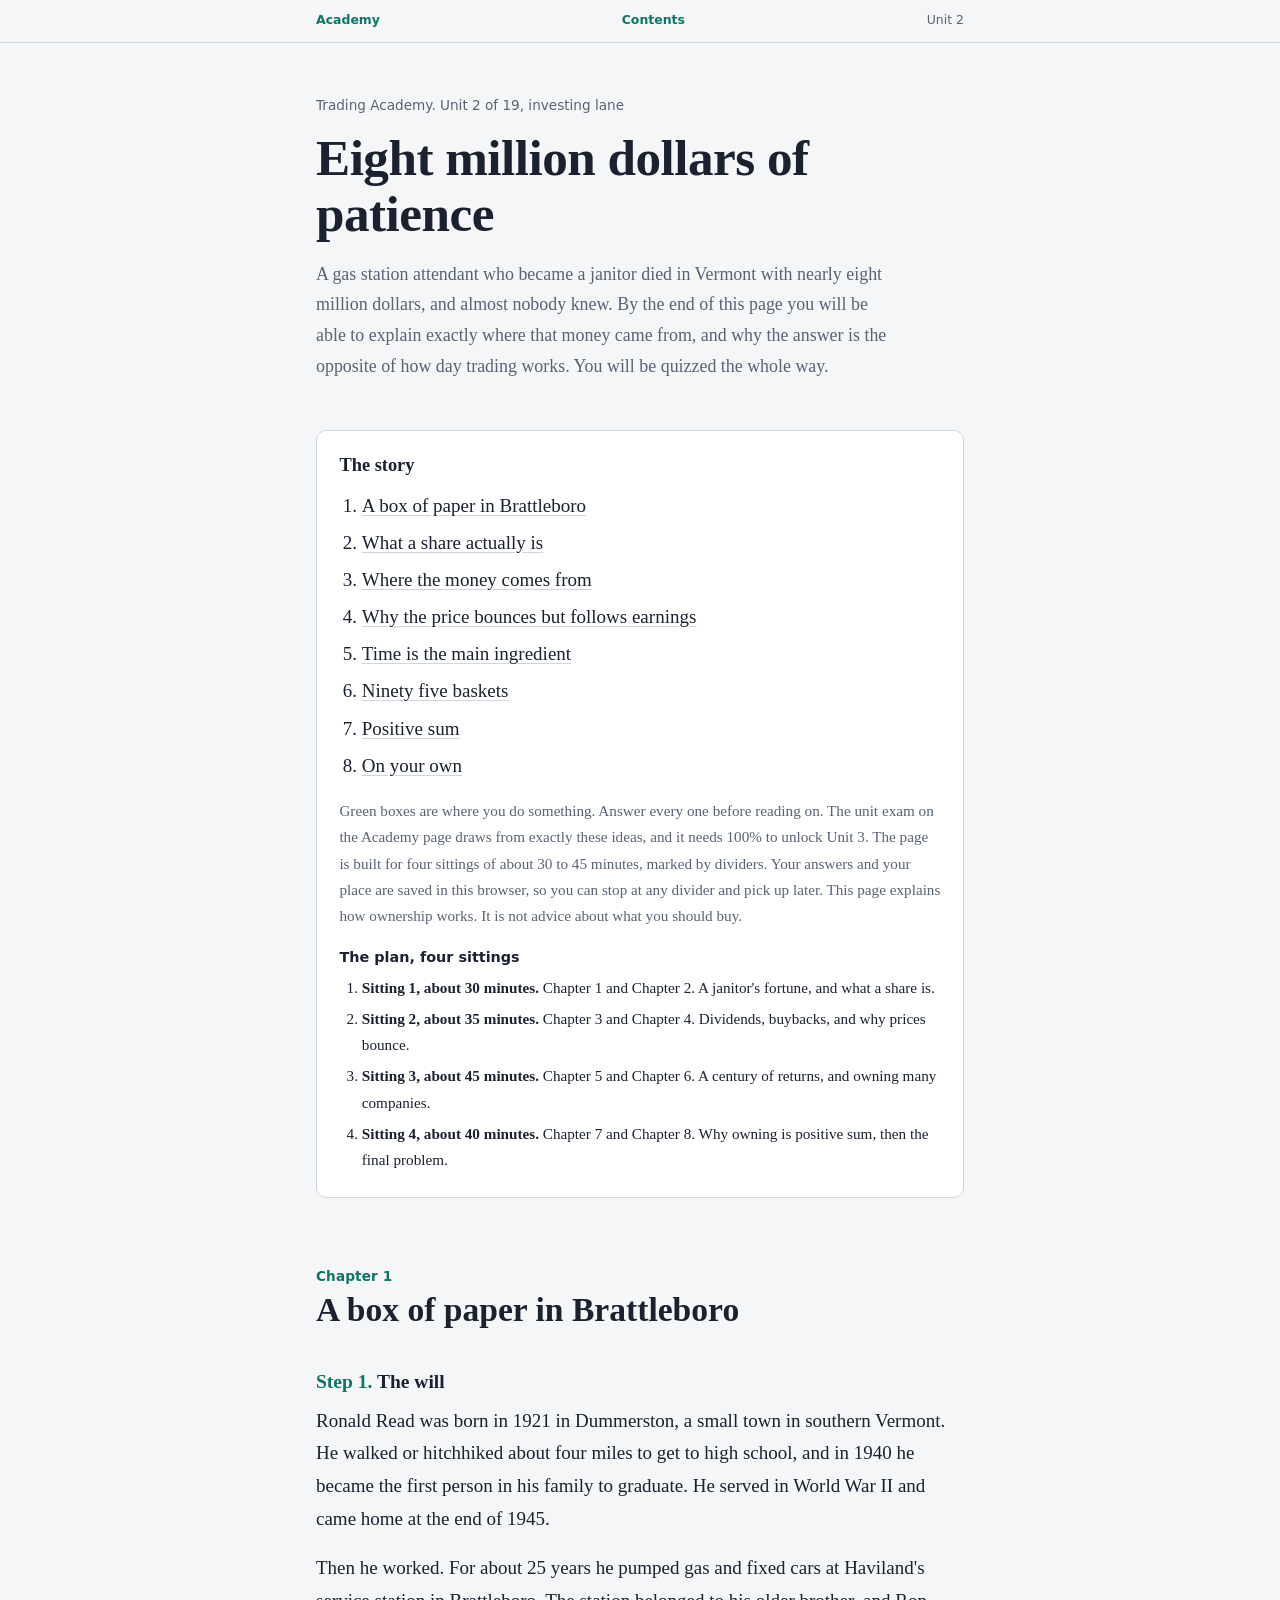
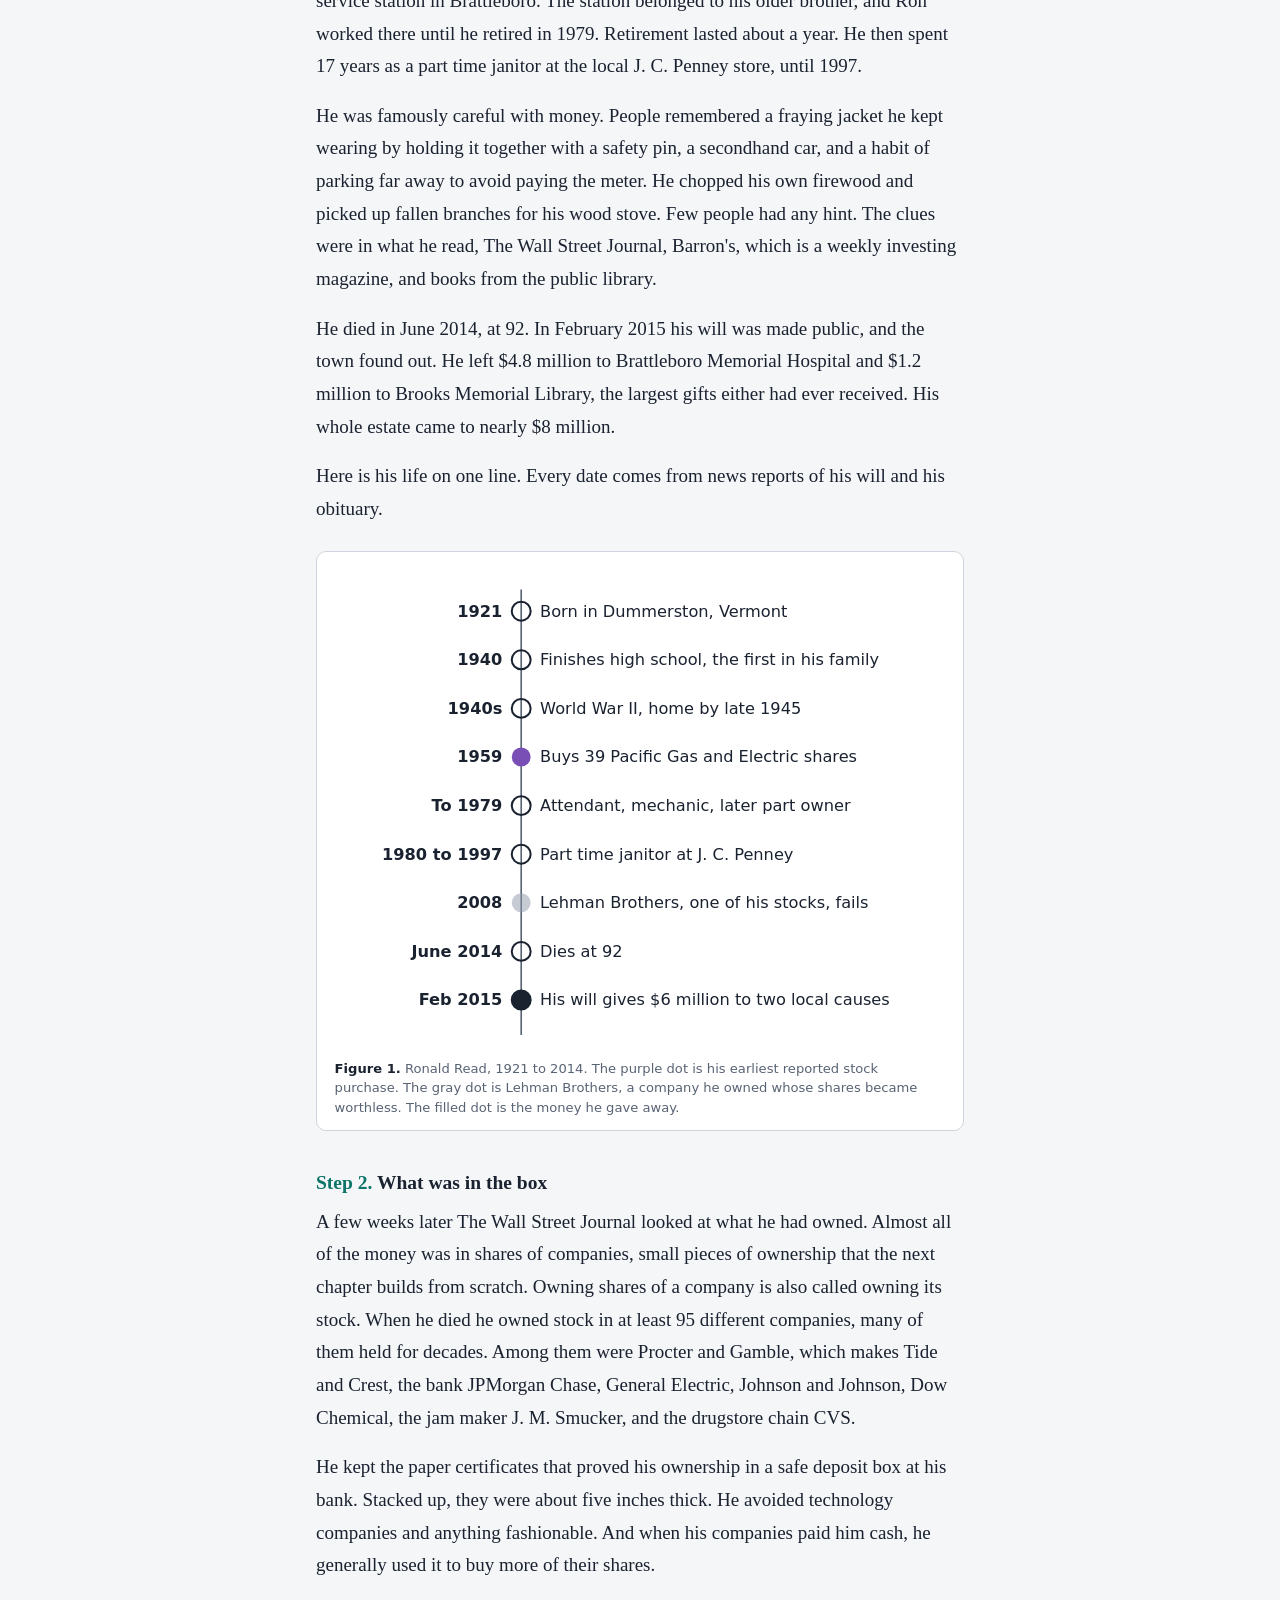
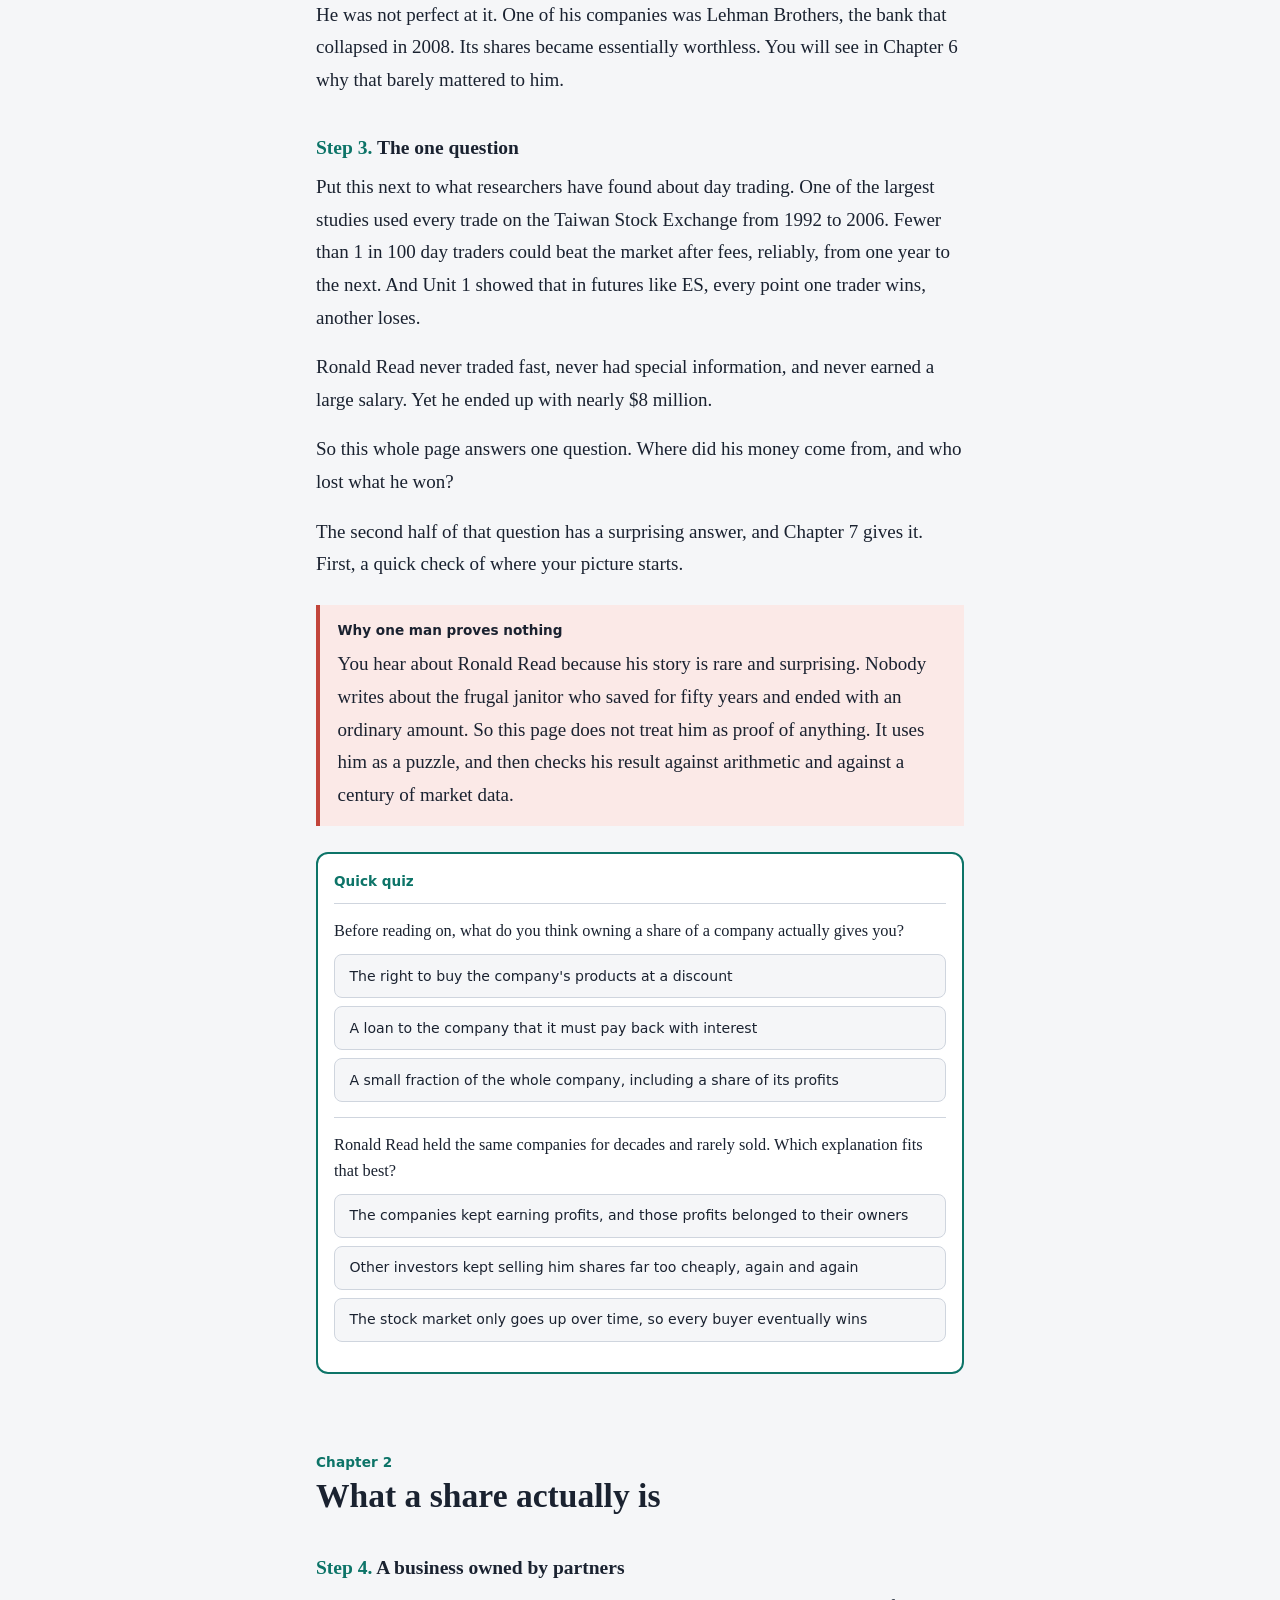
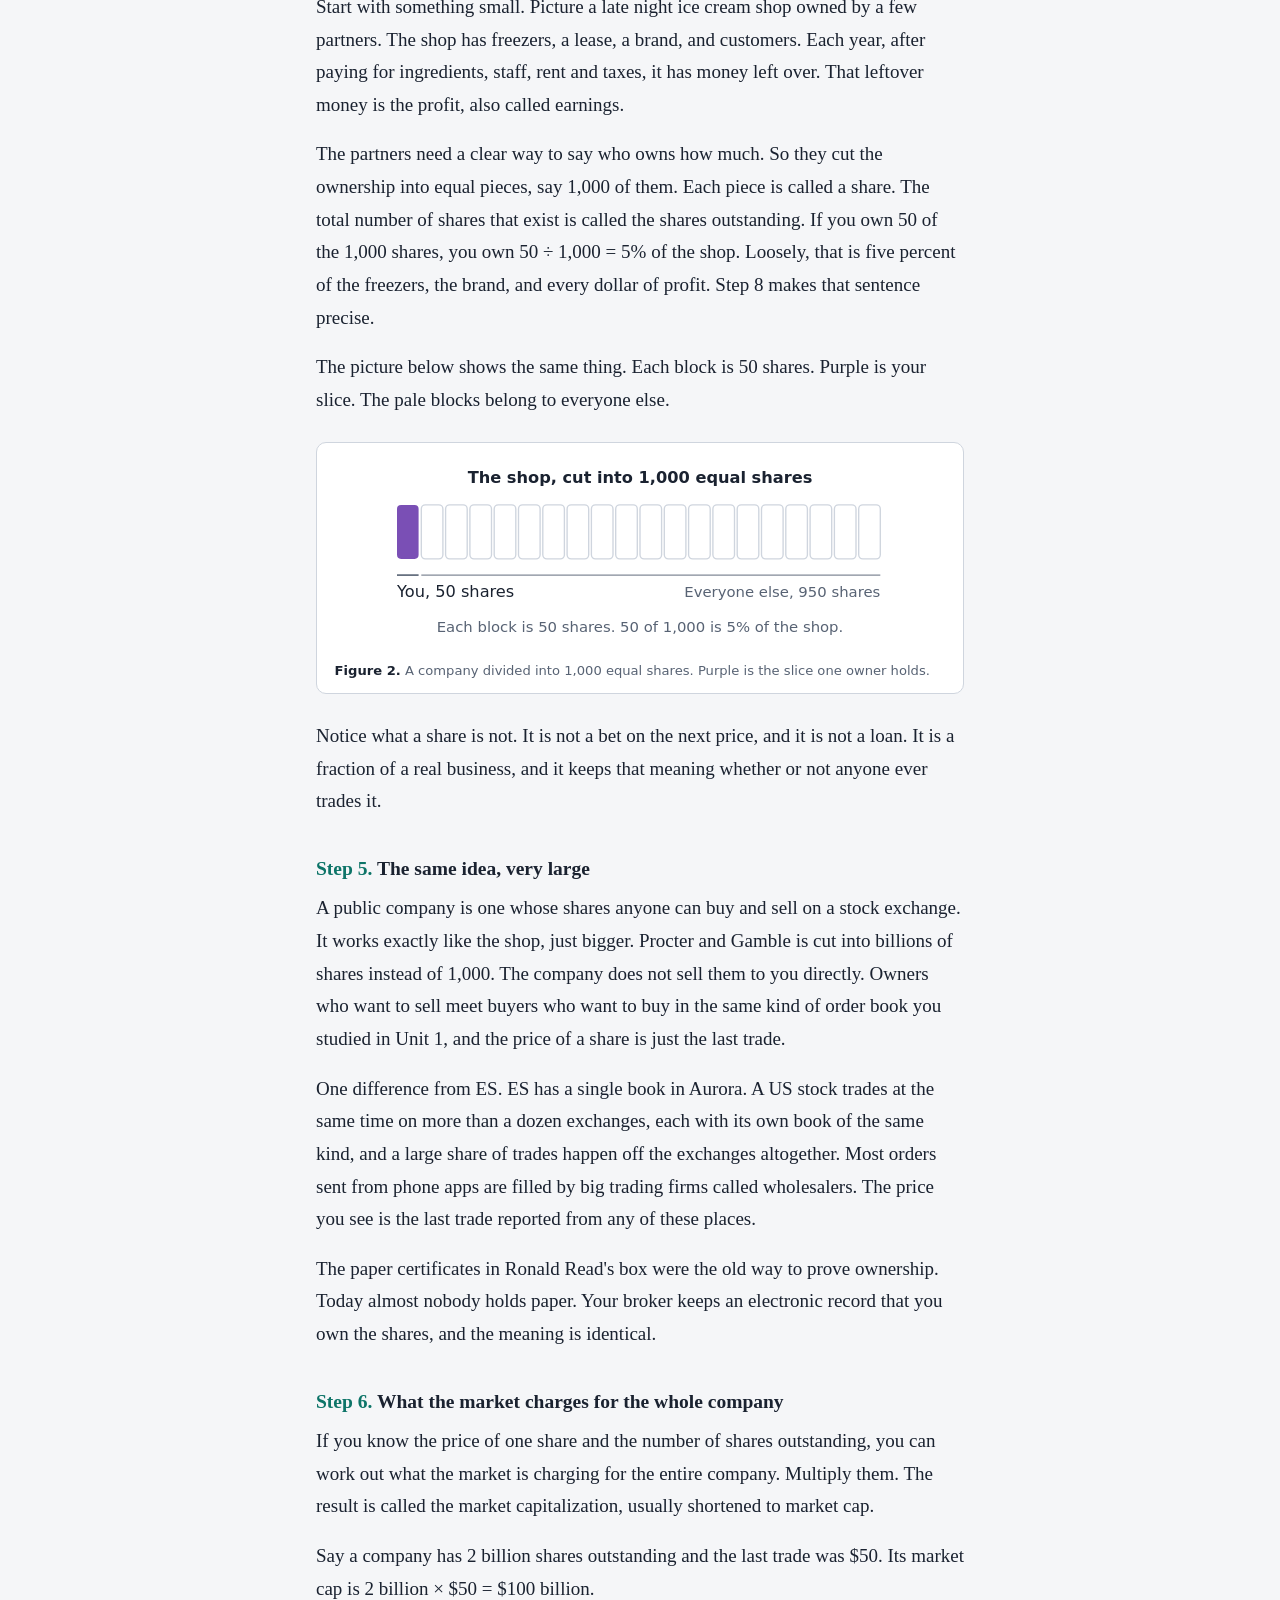
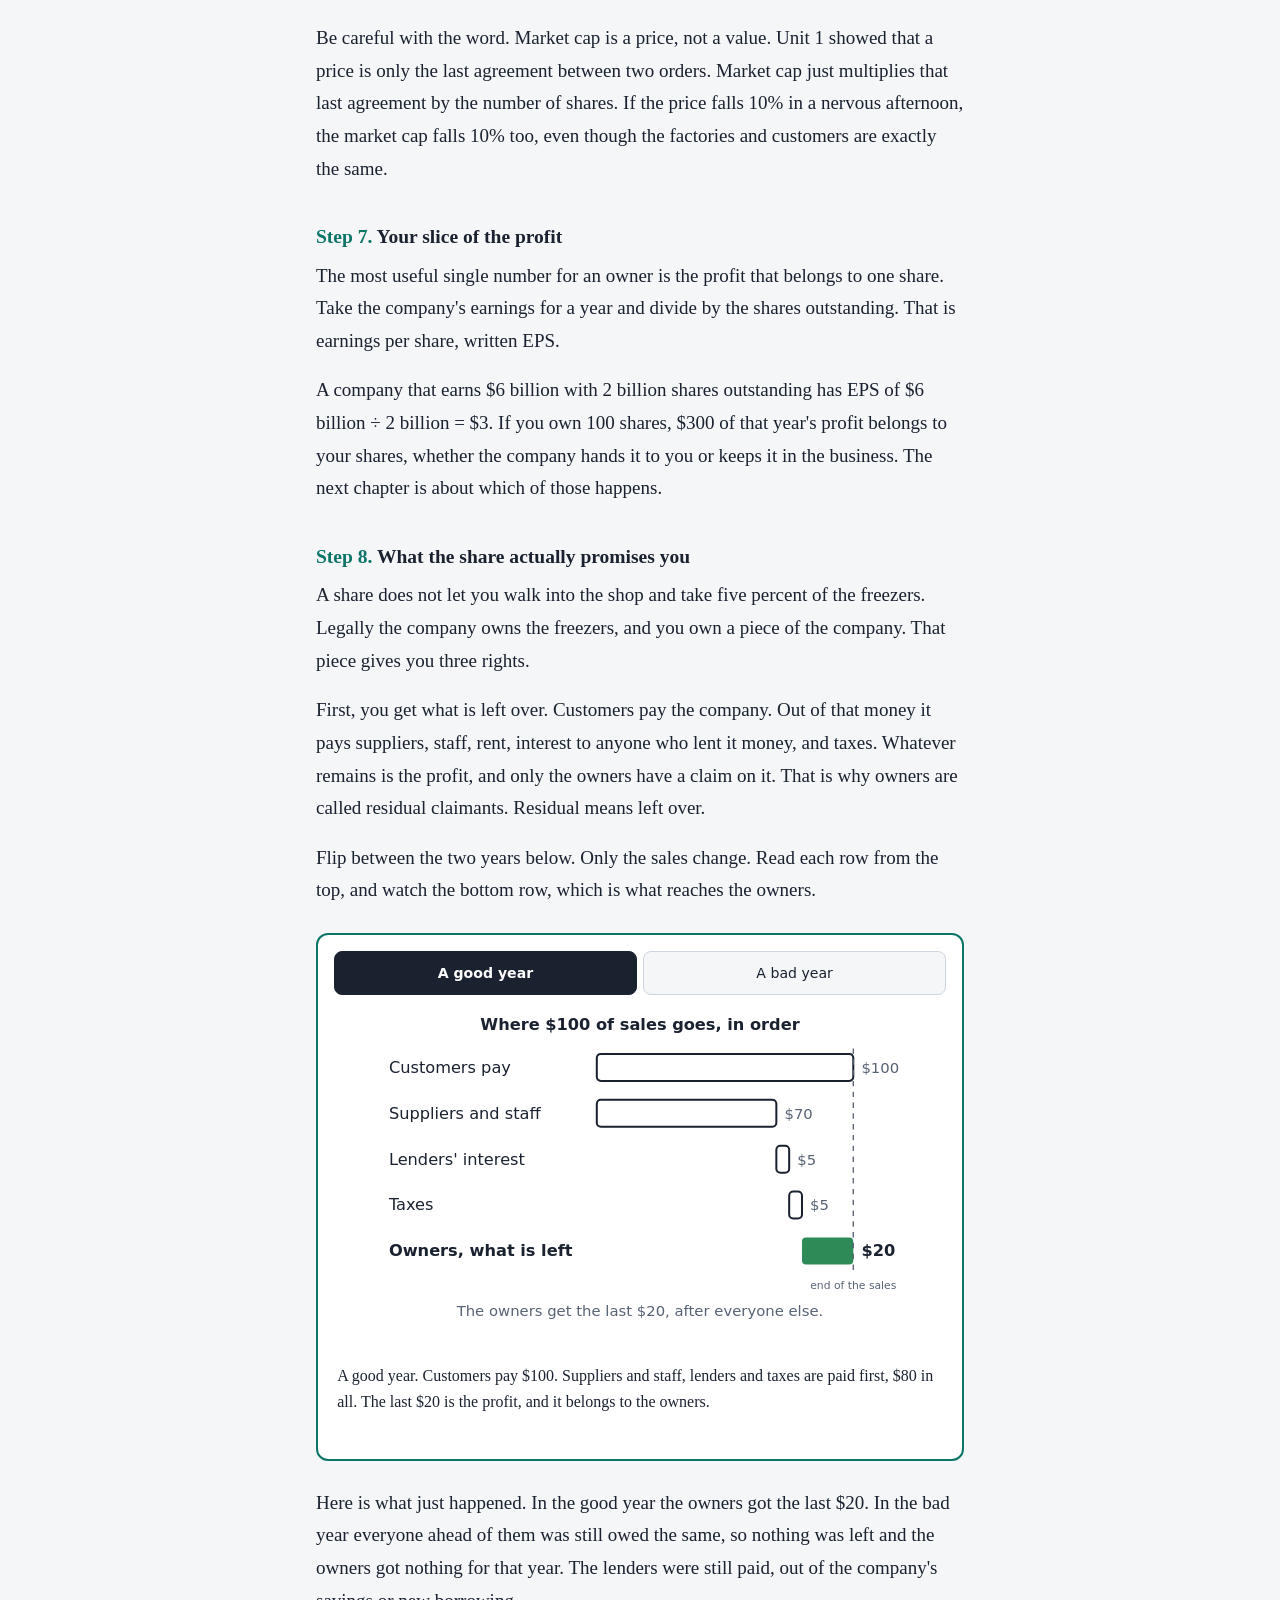
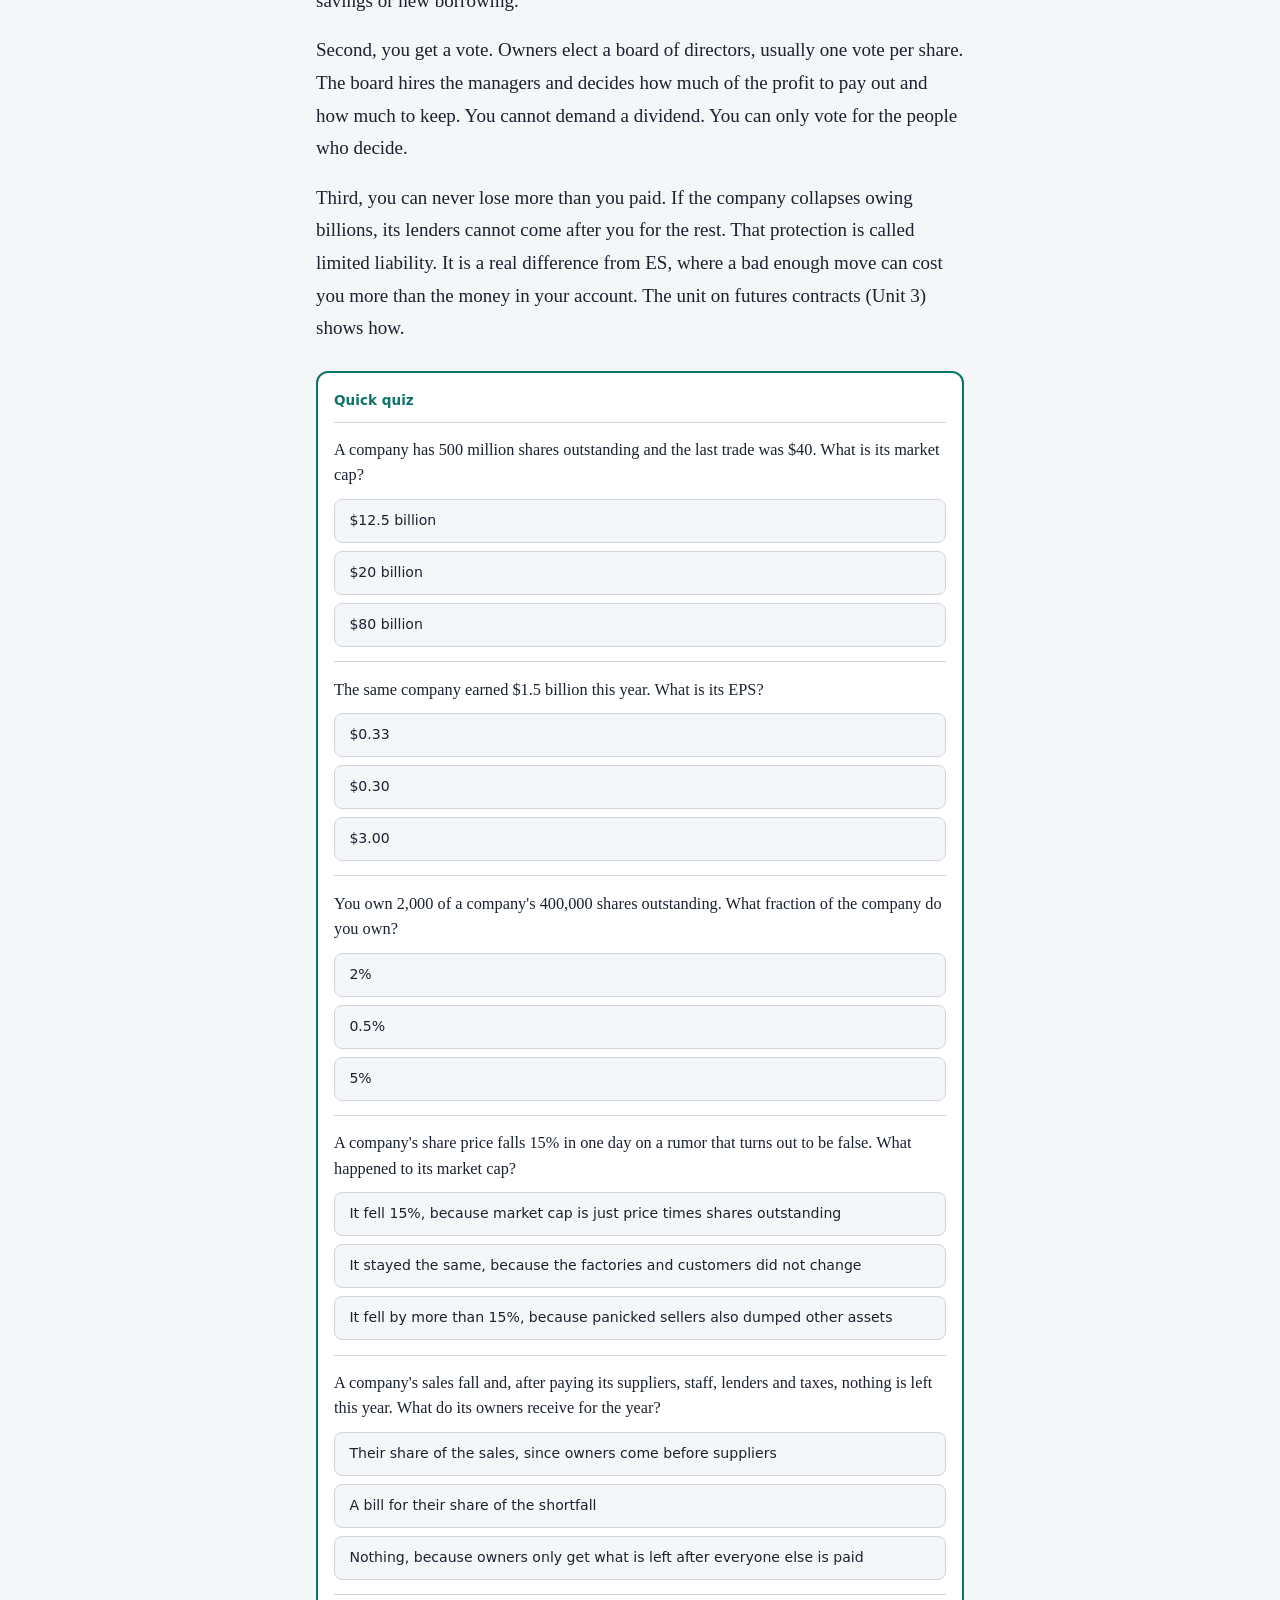
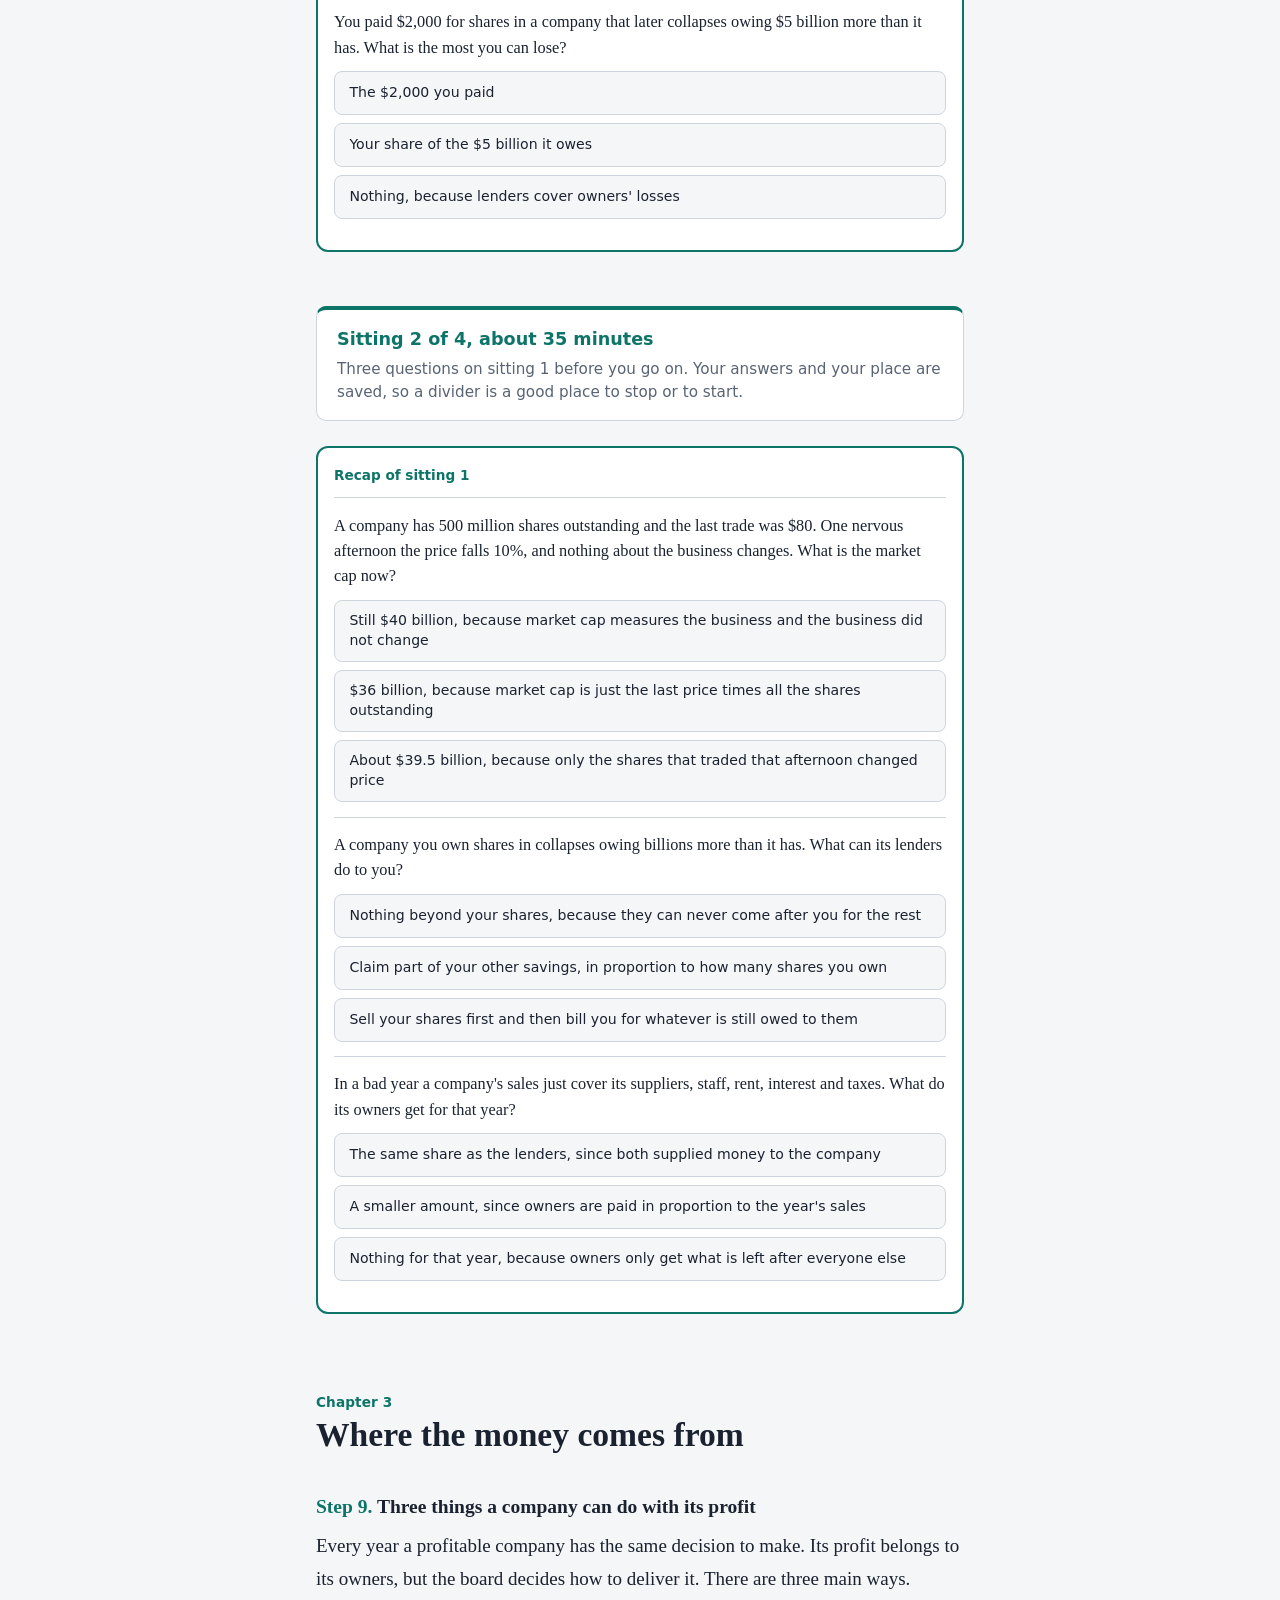
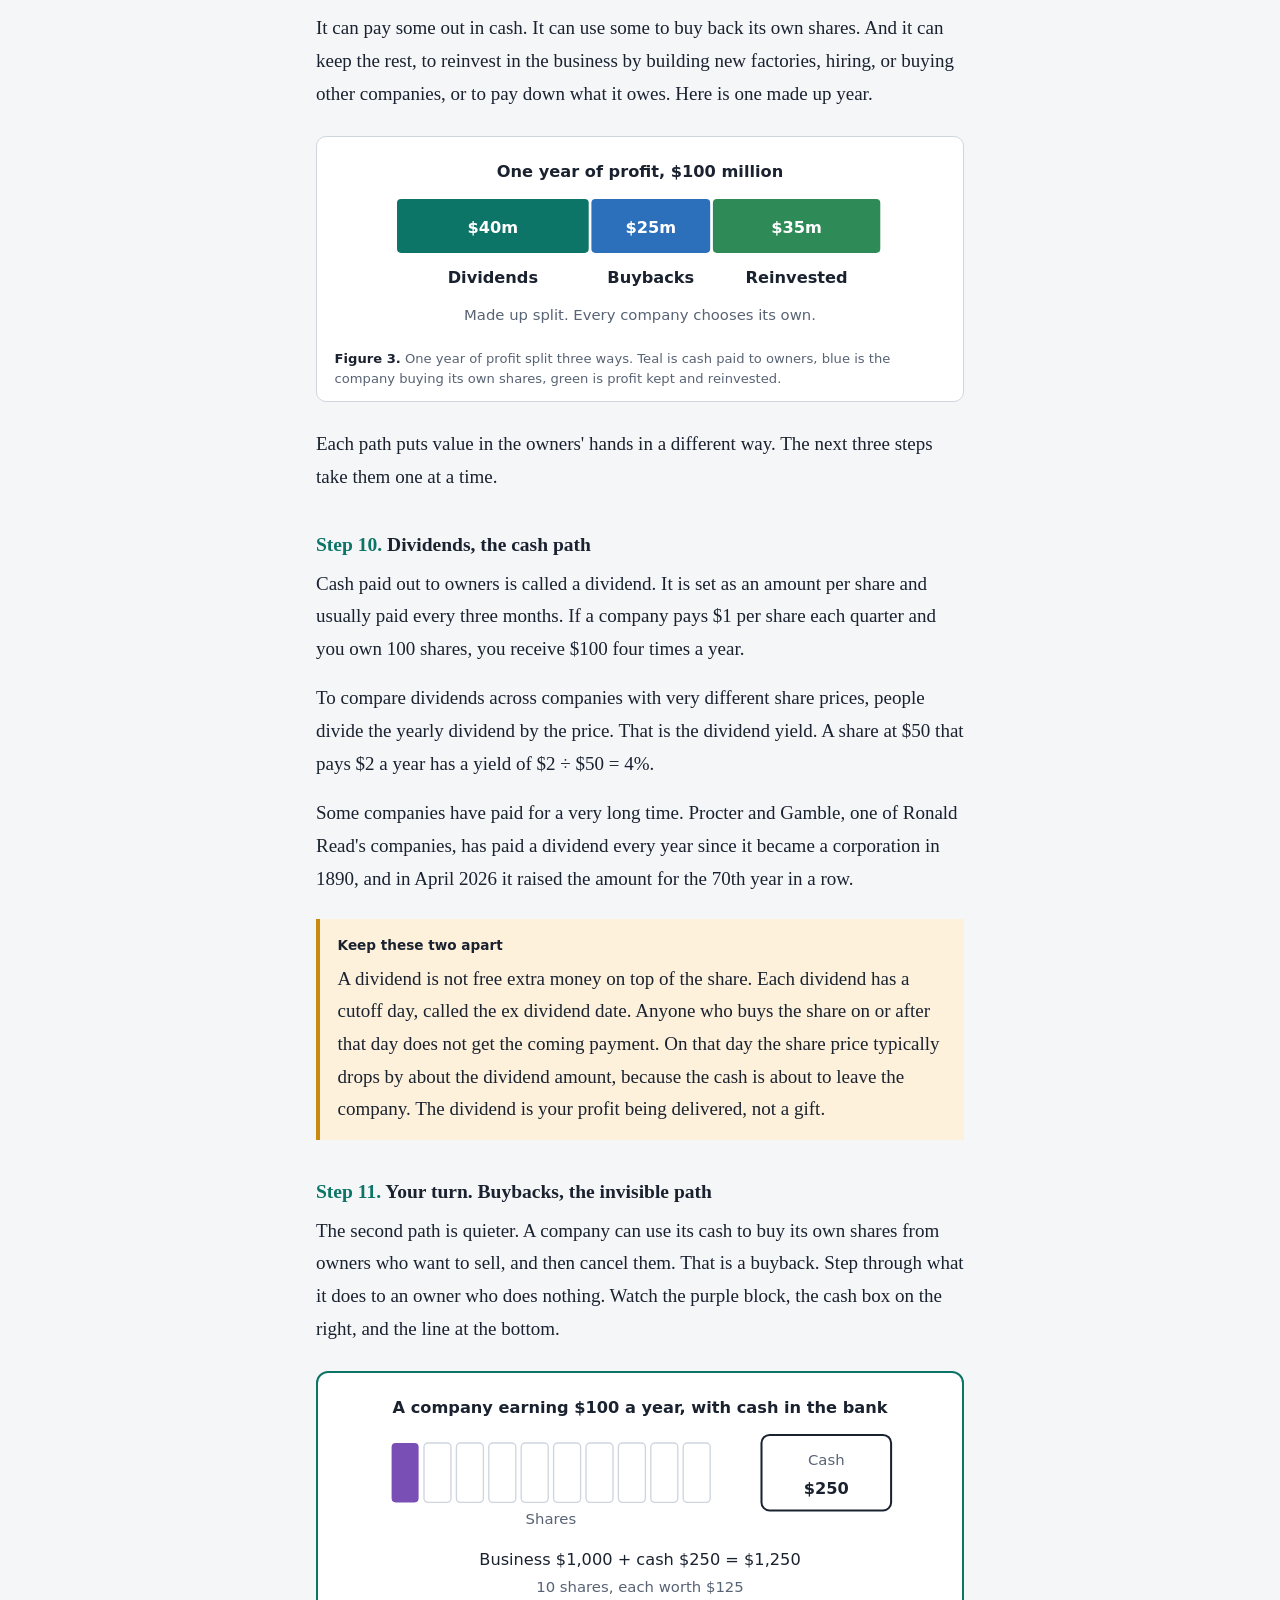
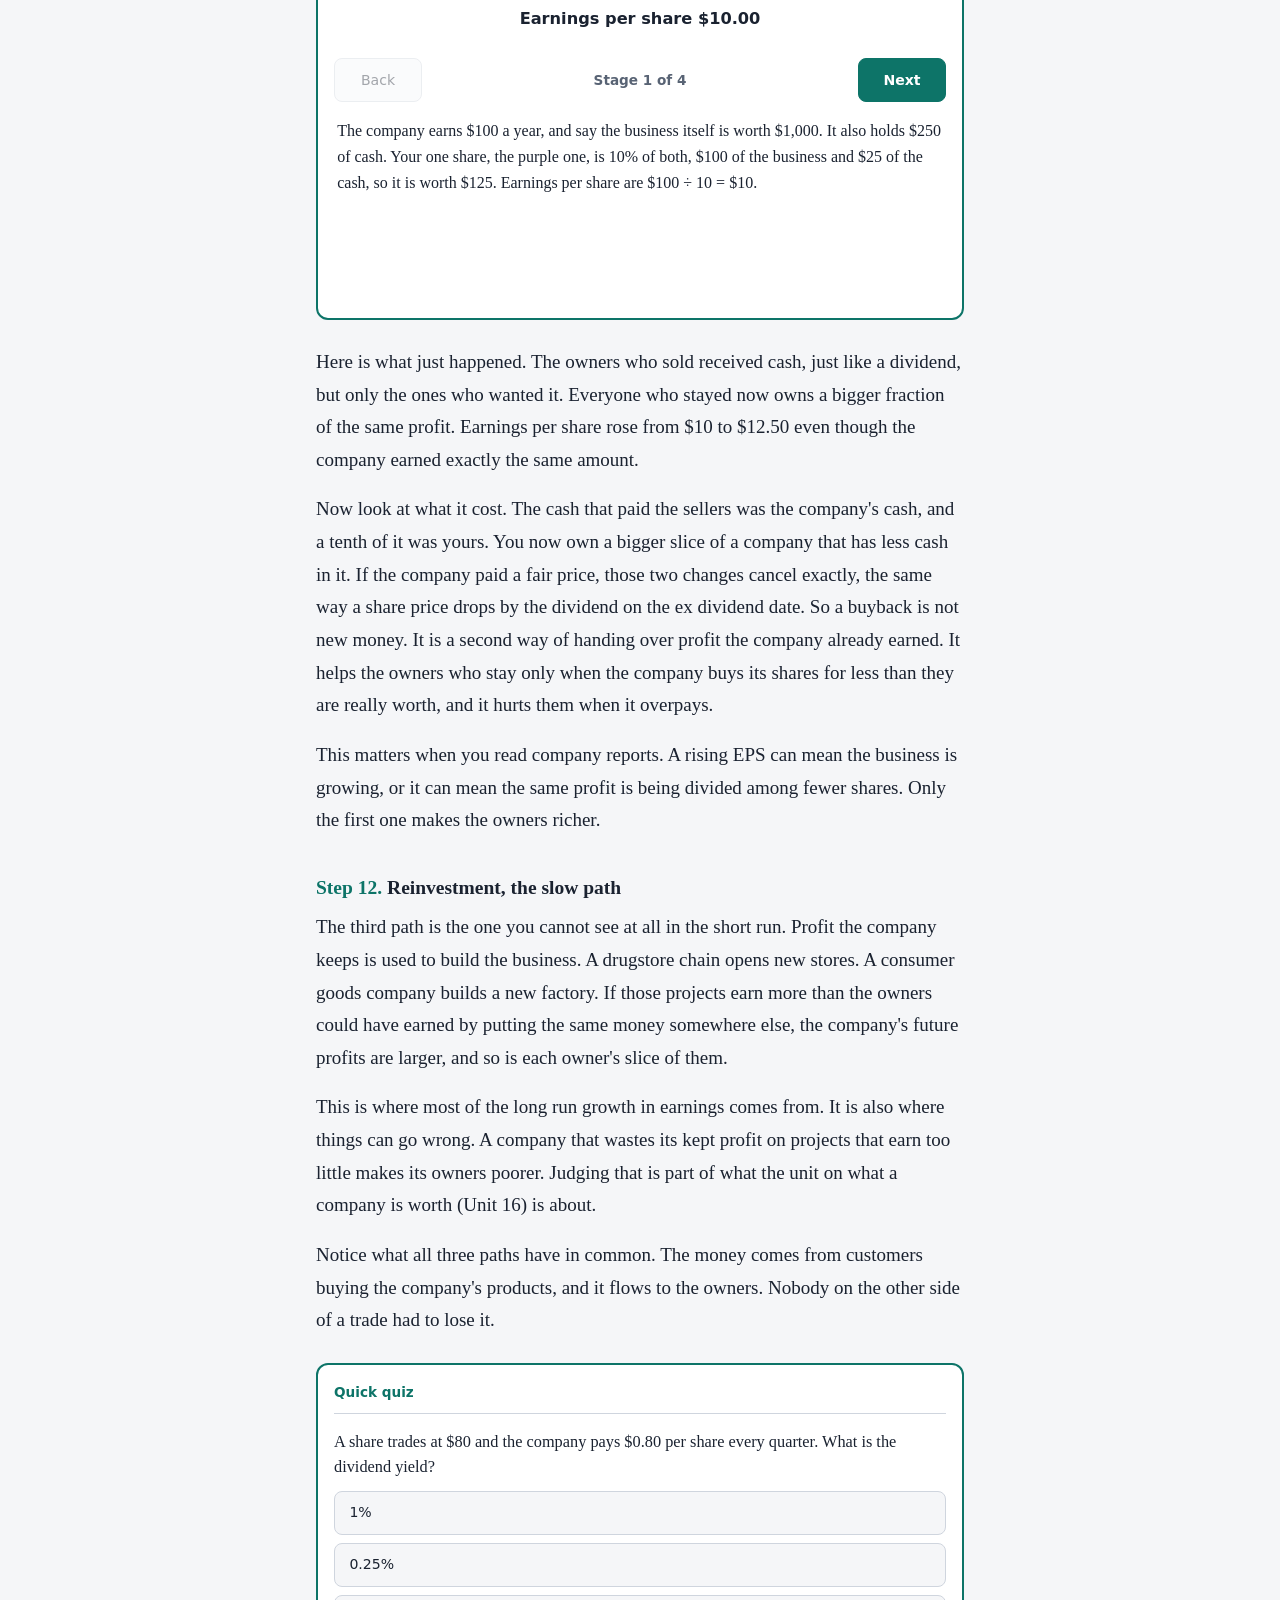
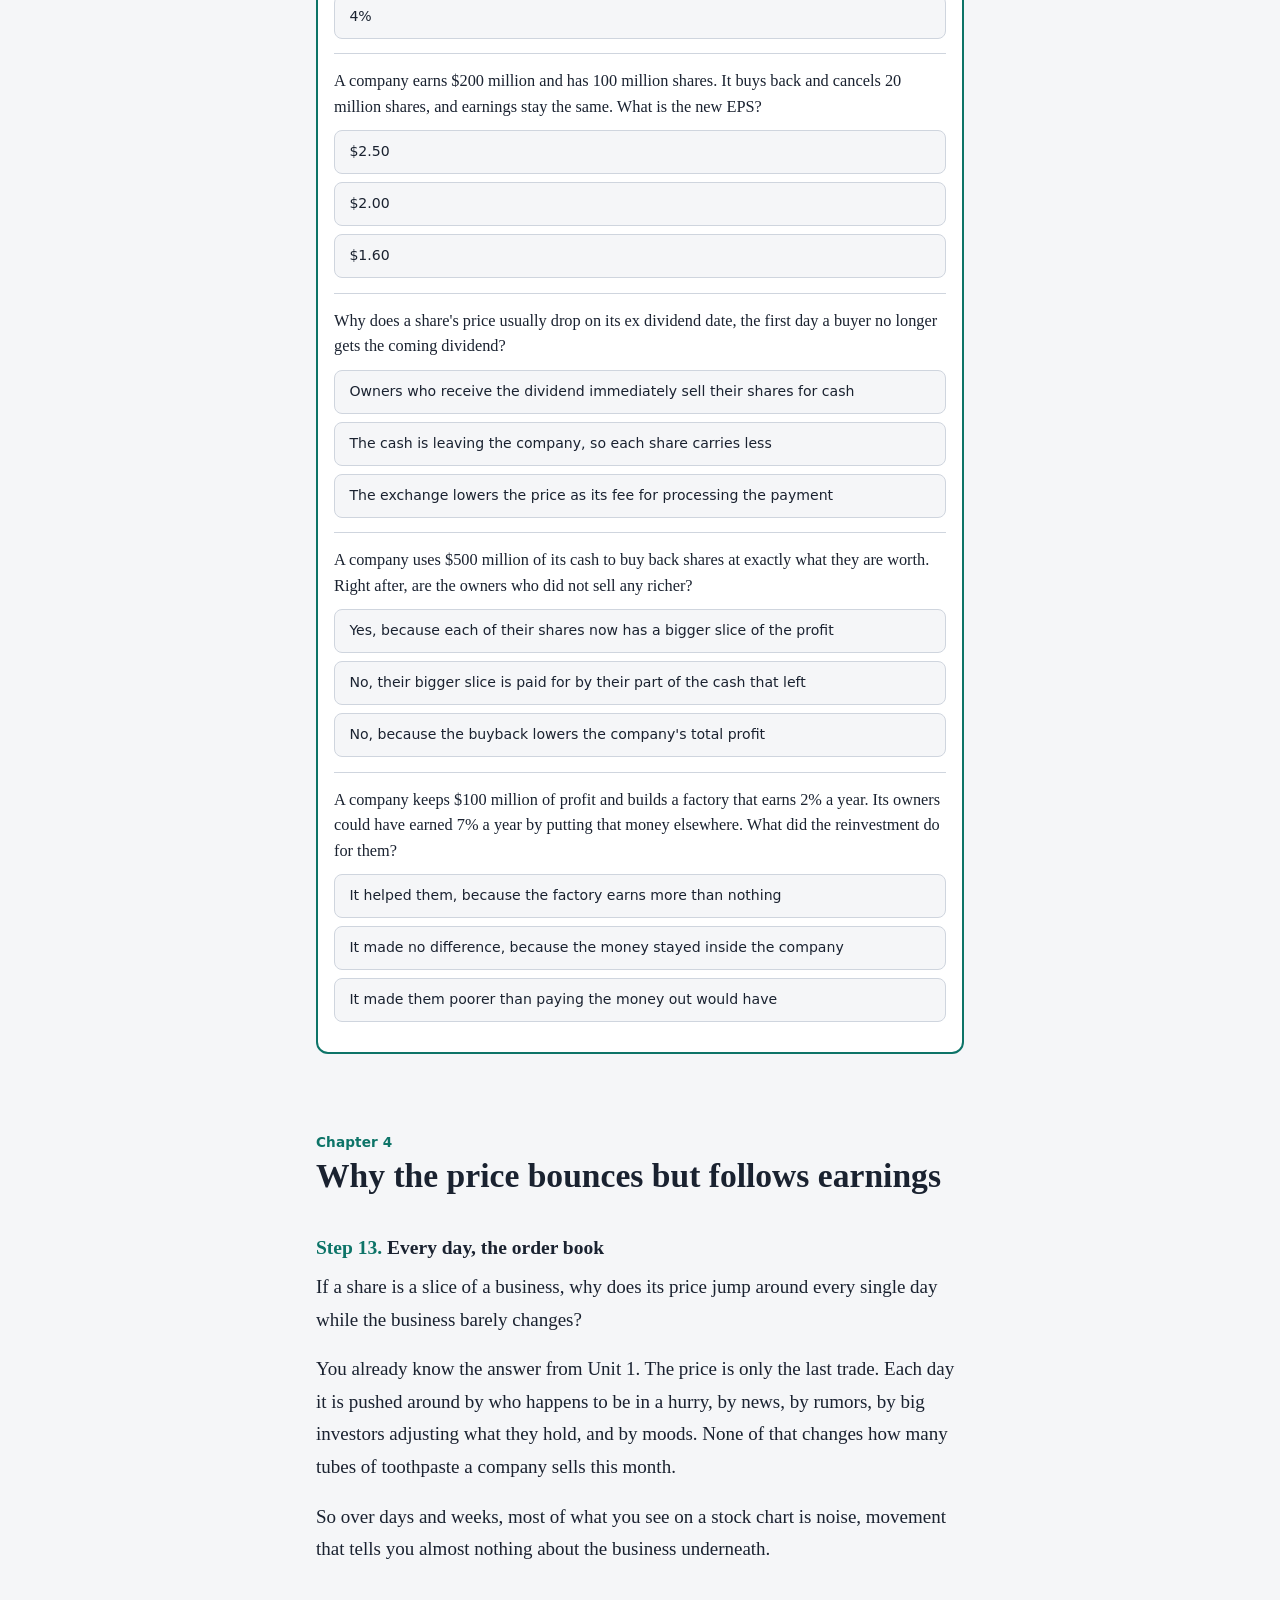
<file: lessons/inv01.html>
<!DOCTYPE html>
<html lang="en">
<head>
<meta charset="utf-8">
<meta name="viewport" content="width=device-width, initial-scale=1, viewport-fit=cover">
<title>Eight million dollars of patience. Trading Academy, Unit 2</title>
<style>
:root{
  --bg:#f5f6f8;--card:#ffffff;--ink:#1a2230;--muted:#586374;--line:#cfd5de;--neutral:#c3cad4;
  --accent:#0d7468;--wonder:#e9f4f2;--mix:#fdf1dc;--flag:#fbe9e7;--breath:#eceff4;
  --chrA:#2c6fbb;--chrB:#c2453b;--chrT:#e0b030;
  --serif:"STIX Two Text","Iowan Old Style","Palatino Linotype",Georgia,serif;
  --sans:system-ui,-apple-system,"Segoe UI",Roboto,"Helvetica Neue",Arial,sans-serif;
  box-sizing:border-box;padding-top:env(safe-area-inset-top,0px);padding-bottom:env(safe-area-inset-bottom,0px);
}
@media (prefers-color-scheme:dark){:root:not([data-theme="light"]){
  --bg:#11151b;--card:#19202a;--ink:#e7ebf1;--muted:#9da8b7;--line:#35404e;--neutral:#4a5564;
  --accent:#58cbbd;--wonder:#152a29;--mix:#2c2513;--flag:#2e1b19;--breath:#1c232d;
}}
:root[data-theme="dark"]{
  --bg:#11151b;--card:#19202a;--ink:#e7ebf1;--muted:#9da8b7;--line:#35404e;--neutral:#4a5564;
  --accent:#58cbbd;--wonder:#152a29;--mix:#2c2513;--flag:#2e1b19;--breath:#1c232d;
}
*,*::before,*::after{box-sizing:inherit}
html{scroll-padding-top:calc(env(safe-area-inset-top,0px) + 56px);-webkit-text-size-adjust:100%}
body{margin:0;background:var(--bg);color:var(--ink);font-family:var(--serif);font-size:19px;line-height:1.72}
main{max-width:43rem;margin:0 auto;padding:0 1.25rem 5rem}
.bar{position:sticky;top:env(safe-area-inset-top,0px);z-index:5;background:var(--bg);border-bottom:1px solid var(--line);font-family:var(--sans);font-size:.78rem}
.bar .in{max-width:43rem;margin:0 auto;padding:.55rem 1.25rem;display:flex;gap:1rem;align-items:baseline;justify-content:space-between}
.bar a{color:var(--accent);text-decoration:none;font-weight:600;white-space:nowrap}
.bar #where{color:var(--muted);overflow:hidden;text-overflow:ellipsis;white-space:nowrap}
.bar .prog{height:3px;background:transparent}
.bar .prog i{display:block;height:3px;width:0;background:var(--accent)}
.hero{padding:3.2rem 0 1.4rem}
.course{font-family:var(--sans);font-size:.85rem;color:var(--muted);margin:0 0 .8rem}
h1{font-size:clamp(2.1rem,7vw,3.2rem);line-height:1.08;font-weight:700;letter-spacing:-.01em;margin:0 0 1.1rem}
.sub{font-size:1.12rem;color:var(--muted);margin:0;max-width:36rem}
.toc{background:var(--card);border:1px solid var(--line);border-radius:10px;padding:1.2rem 1.4rem;margin:1.6rem 0 1rem}
.toch{font-size:1.15rem;margin:0 0 .5rem;font-weight:700}
.toc ol{margin:0;padding-left:1.4rem}
.toc li{margin:.28rem 0}
.toc a{color:var(--ink);text-decoration-color:var(--line);text-underline-offset:3px}
.tocnote{font-size:.95rem;color:var(--muted);margin:1rem 0 0}
section{padding-top:3.4rem}
section h2{font-size:clamp(1.6rem,5vw,2.1rem);line-height:1.2;margin:0 0 1rem;font-weight:700}
.pn{display:block;font-family:var(--sans);font-size:.85rem;font-weight:600;color:var(--accent);margin-bottom:.35rem;letter-spacing:.01em}
h3{font-size:1.22rem;line-height:1.35;margin:2.4rem 0 .6rem;font-weight:700}
.sn{color:var(--accent)}
h4{font-family:var(--sans);font-size:.95rem;margin:0 0 .6rem}
p{margin:0 0 1.05rem}
ul,ol{margin:0 0 1.05rem;padding-left:1.4rem}
li{margin:.35rem 0}
a{color:var(--accent)}
figure{margin:1.6rem 0;background:var(--card);border:1px solid var(--line);border-radius:10px;padding:1rem .8rem .8rem}
figcaption,.cap{font-family:var(--sans);font-size:.82rem;line-height:1.5;color:var(--muted);margin:.8rem .3rem 0}
.cap{margin:-.6rem 0 1.4rem}
figcaption b{color:var(--ink)}
.fg{width:100%;max-width:540px;height:auto;display:block;margin:0 auto}
.fg.wide{min-width:680px;max-width:800px}
.fg text{font-family:var(--sans);font-size:12px;fill:var(--ink)}
.fg .sm{font-size:11px;fill:var(--muted)}
.fg .b{font-weight:600}
.fg .on{fill:#fff;font-weight:600}
.fg .onT{fill:#2a2000;font-weight:600}
.cA{fill:var(--chrA)}.cB{fill:var(--chrB)}.cT{fill:var(--chrT)}.cN{fill:var(--neutral)}
.ln{stroke:var(--muted);stroke-width:1.2;fill:none}
.thin{stroke:var(--muted);stroke-width:.7}
.dash{stroke:var(--muted);stroke-width:1;stroke-dasharray:4 4}
.sym{fill:none;stroke:var(--ink);stroke-width:1.5}
.aff{fill:var(--ink);stroke:var(--ink);stroke-width:1.5}
.hl{fill:none;stroke:var(--accent);stroke-width:2.6}
.hl2{fill:none;stroke:var(--ink);stroke-width:1.8;stroke-dasharray:5 4}
.xo{stroke:var(--ink);stroke-width:2.4;stroke-linecap:round}
.tick{stroke:var(--ink);stroke-width:1.6}
.fg .xin{fill:var(--accent);font-weight:700;font-size:16px}
.fg .xout{fill:var(--muted);font-size:13px}
.panel{fill:none;stroke:var(--line);stroke-width:1}
.mut{fill:#fff;stroke:#111;stroke-width:1.5}
.ahp{fill:var(--muted)}
.fg .tagP{fill:var(--muted);font-weight:600}
.fg .tagR{fill:var(--accent);font-weight:700;font-size:13px}
.scroll{overflow-x:auto;margin:1.4rem 0;-webkit-overflow-scrolling:touch}
.scroll>.fg{margin:0}
.tbl{border-collapse:collapse;font-family:var(--sans);font-size:.85rem;line-height:1.4;width:100%;min-width:30rem;background:var(--card)}
.tbl th,.tbl td{border:1px solid var(--line);padding:.5rem .6rem;text-align:left;vertical-align:top}
.tbl th{font-weight:600}
.tbl.center td{text-align:center;white-space:nowrap}
.tbl .r{color:var(--accent);font-weight:700}
aside{margin:1.5rem 0;padding:.9rem 1.1rem;border-left:4px solid var(--accent);background:var(--wonder)}
aside p:last-child{margin-bottom:0}
aside .lab{font-family:var(--sans);font-size:.85rem;font-weight:700;margin:0 0 .35rem}
aside.mix{background:var(--mix);border-left-color:#c98a12}
aside.flag{background:var(--flag);border-left-color:#c2453b}
aside.breath{background:var(--breath);border-left-color:var(--muted)}
.checks{margin:2.2rem 0 1.4rem}
details{background:var(--card);border:1px solid var(--line);border-radius:8px;margin:.6rem 0}
summary{cursor:pointer;padding:.8rem 1rem;font-weight:600;font-size:1rem;line-height:1.45}
summary:focus-visible,button:focus-visible,a:focus-visible{outline:2px solid var(--accent);outline-offset:2px}
details p{margin:0;padding:0 1rem 1rem;color:var(--ink)}
.bars{background:var(--card);border:1px solid var(--line);border-radius:10px;padding:1rem;margin:1.4rem 0;font-family:var(--sans)}
.brow{display:grid;grid-template-columns:1fr;gap:.25rem;margin-bottom:.9rem}
.bl{font-size:.85rem;font-weight:600}
.bl small{font-weight:400;color:var(--muted);margin-left:.5rem}
.bt{position:relative;display:block;height:20px;background:var(--breath);border-radius:3px}
.bt i{display:block;height:20px;background:var(--muted);border-radius:3px}
.bt i.lo{background:var(--accent)}
.bt::after{content:"";position:absolute;left:57.5%;top:-4px;bottom:-4px;width:2px;background:var(--ink)}
.bn{font-size:.85rem;font-weight:700}
.bkey{font-size:.8rem;color:var(--muted);margin:0}
@media(min-width:560px){.brow{grid-template-columns:14.5rem 1fr 2.6rem;align-items:center;gap:.8rem}.bl small{display:block;margin-left:0}}
.formula{font-family:var(--serif);font-size:1.12rem;text-align:center;background:var(--card);border:1px solid var(--line);border-radius:8px;padding:.9rem .6rem;overflow-x:auto;white-space:nowrap}
.calc{background:var(--card);border:1px solid var(--line);border-radius:10px;padding:1.2rem;margin:2rem 0;font-family:var(--sans)}
.calc h4{font-size:1.05rem}
.calcnote{font-size:.88rem;color:var(--muted)}
.presets{display:flex;flex-wrap:wrap;gap:.5rem;margin-bottom:1rem}
.presets button{font:inherit;font-size:.82rem;padding:.55rem .75rem;border:1px solid var(--line);border-radius:999px;background:var(--bg);color:var(--ink);cursor:pointer}
.steppers{display:grid;grid-template-columns:1fr 1fr;gap:.8rem;margin-bottom:1rem}
.stp{display:grid;grid-template-columns:auto 1fr auto;align-items:center;gap:.4rem;border:1px solid var(--line);border-radius:8px;padding:.6rem}
.stl{grid-column:1/-1;font-size:.8rem;color:var(--muted);font-weight:600}
.stp button{font:inherit;font-size:1.4rem;line-height:1;width:44px;height:44px;border:1px solid var(--line);border-radius:8px;background:var(--bg);color:var(--ink);cursor:pointer}
.stp output{text-align:center;font-size:1.5rem;font-weight:700}
.out{display:grid;grid-template-columns:1fr auto;gap:.35rem 1rem;margin:0;font-size:.9rem}
.out dt{color:var(--muted)}
.out dd{margin:0;text-align:right;font-variant-numeric:tabular-nums;font-weight:600}
.out .big{font-size:1.5rem;color:var(--accent)}
.say{margin:1rem 0 0;font-size:.92rem;line-height:1.5}
.tail{padding-top:3.4rem}
.proc li{margin:.7rem 0}
.proc a{font-family:var(--sans);font-size:.8rem;white-space:nowrap}
@media(max-width:480px){body{font-size:17.5px}main{padding:0 1rem 4rem}.bar .in{padding:.5rem 1rem}figure{padding:.8rem .4rem .7rem}}
@media(prefers-reduced-motion:no-preference){html{scroll-behavior:smooth}}

:root{--chrline:#18202b;--chrG:#8f9aa9;--cell:#eaf0f7;--good:#0d7468;--bad:#b8392f}
@media (prefers-color-scheme:dark){:root:not([data-theme="light"]){--chrline:#05080c;--chrG:#7f8b9b;--cell:#222c38;--good:#58cbbd;--bad:#ef8a80}}
:root[data-theme="dark"]{--chrline:#05080c;--chrG:#7f8b9b;--cell:#222c38;--good:#58cbbd;--bad:#ef8a80}
.co{stroke:var(--chrline)}.cAs{stroke:var(--chrA)}.cBs{stroke:var(--chrB)}.cTs{stroke:var(--chrT)}.cGs{stroke:var(--chrG)}
.cG{fill:var(--chrG)}
.bg-card{fill:var(--card)}.bg-cell{fill:var(--cell)}
.dz{fill:#111;stroke:#fff;stroke-width:1.7}.wt{fill:#fff;stroke:#111;stroke-width:1.3}
.fg .snp{fill:#fff;font-weight:700}.fg .snpd{fill:#241a00;font-weight:700}
.cen{fill:var(--chrline)}
.cell{fill:var(--cell);stroke:var(--line);stroke-width:1.5}
.hid{visibility:hidden}
.fg .tagRs{fill:var(--accent);font-weight:700;font-size:11.5px}
.widget{background:var(--card);border:2px solid var(--accent);border-radius:12px;padding:1rem;margin:1.6rem 0;font-family:var(--sans)}
.widget button{font:inherit;font-size:.88rem;min-height:44px;padding:.5rem .9rem;border:1px solid var(--line);border-radius:8px;background:var(--bg);color:var(--ink);cursor:pointer}
.widget button.pri{background:var(--accent);border-color:var(--accent);color:var(--card);font-weight:600}
.widget button:disabled{opacity:.4;cursor:default}
.seg{display:flex;gap:.4rem;margin-bottom:.8rem;flex-wrap:wrap}
.seg button{flex:1 1 9rem}
.seg button.on{background:var(--ink);border-color:var(--ink);color:var(--card);font-weight:600}
.frc{font-family:var(--serif);font-size:1rem;line-height:1.6;margin:.8rem .2rem 0}
.toggle .frc{min-height:5em}
.wnav{display:flex;align-items:center;justify-content:space-between;gap:.6rem;margin-top:.8rem}
.wnav .cnt{font-size:.85rem;color:var(--muted);font-weight:600}
.wnav button{min-width:5.5rem}
.q{padding:.9rem 0;border-top:1px solid var(--line)}
.q:first-child{border-top:0;padding-top:.2rem}
.qt{font-family:var(--serif);font-size:1.02rem;line-height:1.55;margin:0 0 .7rem}
.opts{display:flex;gap:.5rem;flex-wrap:wrap}
.opts button{flex:1 1 7rem}
.opts button.right{background:var(--good);border-color:var(--good);color:var(--card);font-weight:700}
.opts button.wrong{border-color:var(--bad);color:var(--bad);text-decoration:line-through}
.fb{font-family:var(--serif);font-size:.98rem;line-height:1.55;margin:.8rem 0 0}
.fb b{font-family:var(--sans);font-size:.9rem}
.fb b.ok{color:var(--good)}.fb b.no{color:var(--bad)}
.scorer .who{font-family:var(--serif);font-size:1.02rem;line-height:1.5;margin:.8rem 0 .7rem}
.scorer .nextk{margin-top:.8rem}
.scorer .tally{font-size:.88rem;font-weight:600;margin:1rem 0 .4rem;color:var(--muted)}
.scorer .showall{font-size:.8rem;min-height:36px;padding:.3rem .7rem;color:var(--muted)}
.chips{display:flex;flex-wrap:wrap;gap:.45rem;margin:.4rem 0 .9rem}
.chips button{width:46px;min-height:46px;height:46px;border-radius:50%;padding:0;font-weight:700;font-size:1rem;border:2px solid var(--muted);background:var(--bg)}
.chips button.R{background:var(--accent);border-color:var(--accent);color:var(--card)}
.cc{display:flex;gap:.5rem;flex-wrap:wrap;margin:.2rem 0 1rem}
.cc button{flex:1 1 9rem}
.pbars,.meter{margin:1rem 0}
.pbl{display:flex;justify-content:space-between;gap:.8rem;font-size:.82rem;color:var(--muted);margin:.5rem 0 .25rem}
.pbl b{color:var(--ink);font-variant-numeric:tabular-nums;white-space:nowrap}
.pbt{height:16px;background:var(--breath);border-radius:3px}
.pbt i{display:block;height:16px;border-radius:3px;background:var(--muted);min-width:2px;transition:width .25s}
.pbt i.li{background:var(--accent)}
.mt{position:relative;height:22px;background:var(--breath);border-radius:3px;display:flex;overflow:hidden}
.mt i{display:block;height:22px;transition:width .25s}
#m_bank{background:var(--ink)}#m_cur{background:var(--accent)}
.mt .thr{position:absolute;left:60%;top:0;bottom:0;width:3px;background:var(--bad)}
.ml{display:flex;justify-content:space-between;font-size:.75rem;color:var(--muted);margin-top:.2rem}
@media(prefers-reduced-motion:reduce){.pbt i,.mt i{transition:none}}
[hidden]{display:none!important}
.widget .opts button.right:disabled,.widget .opts button.wrong:disabled{opacity:1}
.fg .revlab.cur text{fill:var(--accent);font-weight:700}
.stepper .frc{min-height:11.5em;margin-top:1rem}
.mA{fill:var(--ink)}.mB{fill:var(--muted)}
.thr2{stroke:var(--bad);stroke-width:1.5;stroke-dasharray:5 4}
.fg .xs{font-size:8px;fill:var(--muted)}
.opts.col{flex-direction:column}
.opts.col button{flex:0 0 auto;text-align:left;line-height:1.4;padding:.65rem .9rem}
.qh{margin:0 0 .6rem;font-size:.85rem;color:var(--accent)}
/* ---- general palette. Give each color ONE meaning per lesson and keep it ---- */
:root{--k5:#0d7468;--k6:#7a4fb5;--k7:#2e8b57;--k8:#b7791f}
@media (prefers-color-scheme:dark){:root:not([data-theme="light"]){--k5:#2fa597;--k6:#9b78d6;--k7:#3fa46c;--k8:#cf9335}}
:root[data-theme="dark"]{--k5:#2fa597;--k6:#9b78d6;--k7:#3fa46c;--k8:#cf9335}
.k1{fill:var(--chrA)}.k2{fill:var(--chrB)}.k3{fill:var(--chrT)}.k4{fill:var(--chrG)}.k5{fill:var(--k5)}.k6{fill:var(--k6)}.k7{fill:var(--k7)}.k8{fill:var(--k8)}
.k1s{stroke:var(--chrA)}.k2s{stroke:var(--chrB)}.k3s{stroke:var(--chrT)}.k4s{stroke:var(--chrG)}.k5s{stroke:var(--k5)}.k6s{stroke:var(--k6)}.k7s{stroke:var(--k7)}.k8s{stroke:var(--k8)}
.cNs{stroke:var(--neutral)}
/* bases */
.bA{fill:#2e8b57}.bT{fill:#c2453b}.bG{fill:#b7791f}.bC{fill:#2c6fbb}.bU{fill:#7a4fb5}
.bb{stroke:var(--muted);stroke-width:4;stroke-linecap:round;opacity:.6;fill:none}
.fg .mono{font-family:ui-monospace,Menlo,Consolas,monospace;font-size:14px;font-weight:500}
.fg .onb{fill:#fff;font-weight:700;font-size:14px}
.fg .onbd{fill:#241a00;font-weight:700;font-size:14px}
.lip{fill:var(--chrT);stroke:var(--chrline);stroke-width:.8}
.blobst{stroke:var(--chrline);stroke-width:1.2}


.grow .presets button.on{background:var(--ink);border-color:var(--ink);color:var(--card);font-weight:600}
.grow .flab{font-size:.85rem;font-weight:600;margin:.7rem 0 .3rem;color:var(--muted)}
.grow .pbt i{background:var(--k6)}
.grow .stk{display:flex}
.grow .stk i{border-radius:0}
.grow .stk i:first-child{border-radius:3px 0 0 3px}
.grow .stk i.dv{background:var(--k5);border-radius:0 3px 3px 0}
.plan{margin:1rem 0 0;font-size:.95rem}
.plan .planh{font-family:var(--sans);font-weight:700;font-size:.9rem;margin:0 0 .35rem}
.plan ol{padding-left:1.4rem;margin:0}
.plan li{margin:.3rem 0}
.sitting{margin:3.4rem 0 0;padding:1rem 1.25rem;border:1px solid var(--line);border-top:4px solid var(--accent);border-radius:10px;background:var(--card);font-family:var(--sans)}
.sitting p{margin:0;font-size:.95rem;color:var(--muted);line-height:1.5}
.sitting p.sitn{margin:0 0 .35rem;font-size:1.1rem;font-weight:700;color:var(--accent)}
.resume{margin:1.4rem 0 0;padding:.9rem 1.2rem;border:1px solid var(--accent);border-radius:10px;background:var(--wonder);font-family:var(--sans);font-size:.95rem;line-height:1.5}
.resume p{margin:.15rem 0}
.resume .ra{margin-top:.55rem}
.resume a.go{font-weight:700;color:var(--accent)}
.resume a.clear{color:var(--muted);margin-left:1.4rem}

</style>
</head>
<body data-bar="Unit 2">
<div class="bar"><div class="in"><a href="#contents">Contents</a><span id="where">Unit 2</span></div><div class="prog"><i id="pg"></i></div></div>
<main>
<header class="hero">
<p class="course">Trading Academy. Unit 2 of 19, investing lane</p>
<h1>Eight million dollars of patience</h1>
<p class="sub">A gas station attendant who became a janitor died in Vermont with nearly eight million dollars, and almost nobody knew. By the end of this page you will be able to explain exactly where that money came from, and why the answer is the opposite of how day trading works. You will be quizzed the whole way.</p>
</header>

<nav id="contents" class="toc">
<h2 class="toch">The story</h2>
<ol><li><a href="#p1">A box of paper in Brattleboro</a></li><li><a href="#p2">What a share actually is</a></li><li><a href="#p3">Where the money comes from</a></li><li><a href="#p4">Why the price bounces but follows earnings</a></li><li><a href="#p5">Time is the main ingredient</a></li><li><a href="#p6">Ninety five baskets</a></li><li><a href="#p7">Positive sum</a></li><li><a href="#p8">On your own</a></li></ol>
<p class="tocnote">Green boxes are where you do something. Answer every one before reading on. The unit exam on the Academy page draws from exactly these ideas, and it needs 100% to unlock Unit 3. The page is built for four sittings of about 30 to 45 minutes, marked by dividers. Your answers and your place are saved in this browser, so you can stop at any divider and pick up later. This page explains how ownership works. It is not advice about what you should buy.</p>
<div class="plan"><p class="planh">The plan, four sittings</p><ol><li><b>Sitting 1, about 30 minutes.</b> Chapter 1 and Chapter 2. A janitor's fortune, and what a share is.</li><li><b>Sitting 2, about 35 minutes.</b> Chapter 3 and Chapter 4. Dividends, buybacks, and why prices bounce.</li><li><b>Sitting 3, about 45 minutes.</b> Chapter 5 and Chapter 6. A century of returns, and owning many companies.</li><li><b>Sitting 4, about 40 minutes.</b> Chapter 7 and Chapter 8. Why owning is positive sum, then the final problem.</li></ol></div>
</nav>

<section id="p1" data-part="1">
<h2><span class="pn">Chapter 1</span> A box of paper in Brattleboro</h2>

<h3 id="s1"><span class="sn">Step 1.</span> The will</h3>
<p>Ronald Read was born in 1921 in Dummerston, a small town in southern Vermont. He walked or hitchhiked about four miles to get to high school, and in 1940 he became the first person in his family to graduate. He served in World War II and came home at the end of 1945.</p>
<p>Then he worked. For about 25 years he pumped gas and fixed cars at Haviland's service station in Brattleboro. The station belonged to his older brother, and Ron worked there until he retired in 1979. Retirement lasted about a year. He then spent 17 years as a part time janitor at the local J. C. Penney store, until 1997.</p>
<p>He was famously careful with money. People remembered a fraying jacket he kept wearing by holding it together with a safety pin, a secondhand car, and a habit of parking far away to avoid paying the meter. He chopped his own firewood and picked up fallen branches for his wood stove. Few people had any hint. The clues were in what he read, The Wall Street Journal, Barron's, which is a weekly investing magazine, and books from the public library.</p>
<p>He died in June 2014, at 92. In February 2015 his will was made public, and the town found out. He left $4.8 million to Brattleboro Memorial Hospital and $1.2 million to Brooks Memorial Library, the largest gifts either had ever received. His whole estate came to nearly $8 million.</p>
<p>Here is his life on one line. Every date comes from news reports of his will and his obituary.</p>
<figure id="fig-life"><svg viewBox="0 0 400 354" role="img" aria-label="Timeline of Ronald Read's life" class="fg"><defs><marker id="ah1" viewBox="0 0 10 10" refX="8" refY="5" markerWidth="7" markerHeight="7" orient="auto"><path d="M1 1L9 5L1 9z" class="ahp"/></marker></defs><line x1="112.0" y1="16.0" x2="112.0" y2="346.0" class="ln"/><circle cx="112" cy="32" r="7" class="sym"/><text x="98.0" y="36.0" text-anchor="end" class="b">1921</text><text x="126.0" y="36.0" text-anchor="start" class="">Born in Dummerston, Vermont</text><circle cx="112" cy="68" r="7" class="sym"/><text x="98.0" y="72.0" text-anchor="end" class="b">1940</text><text x="126.0" y="72.0" text-anchor="start" class="">Finishes high school, the first in his family</text><circle cx="112" cy="104" r="7" class="sym"/><text x="98.0" y="108.0" text-anchor="end" class="b">1940s</text><text x="126.0" y="108.0" text-anchor="start" class="">World War II, home by late 1945</text><circle cx="112" cy="140" r="7" class="k6"/><text x="98.0" y="144.0" text-anchor="end" class="b">1959</text><text x="126.0" y="144.0" text-anchor="start" class="">Buys 39 Pacific Gas and Electric shares</text><circle cx="112" cy="176" r="7" class="sym"/><text x="98.0" y="180.0" text-anchor="end" class="b">To 1979</text><text x="126.0" y="180.0" text-anchor="start" class="">Attendant, mechanic, later part owner</text><circle cx="112" cy="212" r="7" class="sym"/><text x="98.0" y="216.0" text-anchor="end" class="b">1980 to 1997</text><text x="126.0" y="216.0" text-anchor="start" class="">Part time janitor at J. C. Penney</text><circle cx="112" cy="248" r="7" class="k4" opacity=".5"/><text x="98.0" y="252.0" text-anchor="end" class="b">2008</text><text x="126.0" y="252.0" text-anchor="start" class="">Lehman Brothers, one of his stocks, fails</text><circle cx="112" cy="284" r="7" class="sym"/><text x="98.0" y="288.0" text-anchor="end" class="b">June 2014</text><text x="126.0" y="288.0" text-anchor="start" class="">Dies at 92</text><circle cx="112" cy="320" r="7" class="aff"/><text x="98.0" y="324.0" text-anchor="end" class="b">Feb 2015</text><text x="126.0" y="324.0" text-anchor="start" class="">His will gives $6 million to two local causes</text></svg><figcaption><b>Figure 1.</b> Ronald Read, 1921 to 2014. The purple dot is his earliest reported stock purchase. The gray dot is Lehman Brothers, a company he owned whose shares became worthless. The filled dot is the money he gave away.</figcaption></figure>

<h3 id="s2"><span class="sn">Step 2.</span> What was in the box</h3>
<p>A few weeks later The Wall Street Journal looked at what he had owned. Almost all of the money was in shares of companies, small pieces of ownership that the next chapter builds from scratch. Owning shares of a company is also called owning its stock. When he died he owned stock in at least 95 different companies, many of them held for decades. Among them were Procter and Gamble, which makes Tide and Crest, the bank JPMorgan Chase, General Electric, Johnson and Johnson, Dow Chemical, the jam maker J. M. Smucker, and the drugstore chain CVS.</p>
<p>He kept the paper certificates that proved his ownership in a safe deposit box at his bank. Stacked up, they were about five inches thick. He avoided technology companies and anything fashionable. And when his companies paid him cash, he generally used it to buy more of their shares.</p>
<p>He was not perfect at it. One of his companies was Lehman Brothers, the bank that collapsed in 2008. Its shares became essentially worthless. You will see in Chapter 6 why that barely mattered to him.</p>

<h3 id="s3"><span class="sn">Step 3.</span> The one question</h3>
<p>Put this next to what researchers have found about day trading. One of the largest studies used every trade on the Taiwan Stock Exchange from 1992 to 2006. Fewer than 1 in 100 day traders could beat the market after fees, reliably, from one year to the next. And Unit 1 showed that in futures like ES, every point one trader wins, another loses.</p>
<p>Ronald Read never traded fast, never had special information, and never earned a large salary. Yet he ended up with nearly $8 million.</p>
<p>So this whole page answers one question. Where did his money come from, and who lost what he won?</p>
<p>The second half of that question has a surprising answer, and Chapter 7 gives it. First, a quick check of where your picture starts.</p>
<aside class="flag"><p class="lab">Why one man proves nothing</p><p>You hear about Ronald Read because his story is rare and surprising. Nobody writes about the frugal janitor who saved for fifty years and ended with an ordinary amount. So this page does not treat him as proof of anything. It uses him as a puzzle, and then checks his result against arithmetic and against a century of market data.</p></aside>
<div class="widget quiz"><h4 class="qh">Quick quiz</h4><div class="q" data-a="2"><p class="qt">Before reading on, what do you think owning a share of a company actually gives you?</p><div class="opts col"><button type="button" data-o="0">The right to buy the company's products at a discount</button><button type="button" data-o="1">A loan to the company that it must pay back with interest</button><button type="button" data-o="2">A small fraction of the whole company, including a share of its profits</button></div><p class="fb" hidden>A share is a piece of ownership. It is not a loan, and the company never has to pay it back. What you get is a fraction of the company and of what it earns. The next chapter builds that from scratch, including exactly what the share promises you.</p></div><div class="q" data-a="0"><p class="qt">Ronald Read held the same companies for decades and rarely sold. Which explanation fits that best?</p><div class="opts col"><button type="button" data-o="0">The companies kept earning profits, and those profits belonged to their owners</button><button type="button" data-o="1">Other investors kept selling him shares far too cheaply, again and again</button><button type="button" data-o="2">The stock market only goes up over time, so every buyer eventually wins</button></div><p class="fb" hidden>Profits are new money the companies earn from their customers every year, and the owners are entitled to them. That is different from winning a trade against someone. The stock market does not only go up, and you will see its worst years in Chapter 5.</p></div></div>

</section>
<section id="p2" data-part="2">
<h2><span class="pn">Chapter 2</span> What a share actually is</h2>

<h3 id="s4"><span class="sn">Step 4.</span> A business owned by partners</h3>
<p>Start with something small. Picture a late night ice cream shop owned by a few partners. The shop has freezers, a lease, a brand, and customers. Each year, after paying for ingredients, staff, rent and taxes, it has money left over. That leftover money is the profit, also called earnings.</p>
<p>The partners need a clear way to say who owns how much. So they cut the ownership into equal pieces, say 1,000 of them. Each piece is called a share. The total number of shares that exist is called the shares outstanding. If you own 50 of the 1,000 shares, you own 50 ÷ 1,000 = 5% of the shop. Loosely, that is five percent of the freezers, the brand, and every dollar of profit. Step 8 makes that sentence precise.</p>
<p>The picture below shows the same thing. Each block is 50 shares. Purple is your slice. The pale blocks belong to everyone else.</p>
<figure id="fig-slices"><svg viewBox="0 0 400 140" role="img" aria-label="A company divided into equal shares" class="fg"><defs><marker id="ah2" viewBox="0 0 10 10" refX="8" refY="5" markerWidth="7" markerHeight="7" orient="auto"><path d="M1 1L9 5L1 9z" class="ahp"/></marker></defs><text x="200.0" y="18.0" text-anchor="middle" class="b">The shop, cut into 1,000 equal shares</text><rect x="20.0" y="34" width="16.0" height="40" rx="3" class="k6"/><rect x="38.0" y="34" width="16.0" height="40" rx="3" class="panel"/><rect x="56.0" y="34" width="16.0" height="40" rx="3" class="panel"/><rect x="74.0" y="34" width="16.0" height="40" rx="3" class="panel"/><rect x="92.0" y="34" width="16.0" height="40" rx="3" class="panel"/><rect x="110.0" y="34" width="16.0" height="40" rx="3" class="panel"/><rect x="128.0" y="34" width="16.0" height="40" rx="3" class="panel"/><rect x="146.0" y="34" width="16.0" height="40" rx="3" class="panel"/><rect x="164.0" y="34" width="16.0" height="40" rx="3" class="panel"/><rect x="182.0" y="34" width="16.0" height="40" rx="3" class="panel"/><rect x="200.0" y="34" width="16.0" height="40" rx="3" class="panel"/><rect x="218.0" y="34" width="16.0" height="40" rx="3" class="panel"/><rect x="236.0" y="34" width="16.0" height="40" rx="3" class="panel"/><rect x="254.0" y="34" width="16.0" height="40" rx="3" class="panel"/><rect x="272.0" y="34" width="16.0" height="40" rx="3" class="panel"/><rect x="290.0" y="34" width="16.0" height="40" rx="3" class="panel"/><rect x="308.0" y="34" width="16.0" height="40" rx="3" class="panel"/><rect x="326.0" y="34" width="16.0" height="40" rx="3" class="panel"/><rect x="344.0" y="34" width="16.0" height="40" rx="3" class="panel"/><rect x="362.0" y="34" width="16.0" height="40" rx="3" class="panel"/><line x1="20.0" y1="86.0" x2="36.0" y2="86.0" class="ln"/><text x="20.0" y="102.0" text-anchor="start" class="">You, 50 shares</text><line x1="38.0" y1="86.0" x2="378.0" y2="86.0" class="thin"/><text x="378.0" y="102.0" text-anchor="end" class="sm">Everyone else, 950 shares</text><text x="200.0" y="128.0" text-anchor="middle" class="sm">Each block is 50 shares. 50 of 1,000 is 5% of the shop.</text></svg><figcaption><b>Figure 2.</b> A company divided into 1,000 equal shares. Purple is the slice one owner holds.</figcaption></figure>
<p>Notice what a share is not. It is not a bet on the next price, and it is not a loan. It is a fraction of a real business, and it keeps that meaning whether or not anyone ever trades it.</p>

<h3 id="s5"><span class="sn">Step 5.</span> The same idea, very large</h3>
<p>A public company is one whose shares anyone can buy and sell on a stock exchange. It works exactly like the shop, just bigger. Procter and Gamble is cut into billions of shares instead of 1,000. The company does not sell them to you directly. Owners who want to sell meet buyers who want to buy in the same kind of order book you studied in Unit 1, and the price of a share is just the last trade.</p>
<p>One difference from ES. ES has a single book in Aurora. A US stock trades at the same time on more than a dozen exchanges, each with its own book of the same kind, and a large share of trades happen off the exchanges altogether. Most orders sent from phone apps are filled by big trading firms called wholesalers. The price you see is the last trade reported from any of these places.</p>
<p>The paper certificates in Ronald Read's box were the old way to prove ownership. Today almost nobody holds paper. Your broker keeps an electronic record that you own the shares, and the meaning is identical.</p>

<h3 id="s6"><span class="sn">Step 6.</span> What the market charges for the whole company</h3>
<p>If you know the price of one share and the number of shares outstanding, you can work out what the market is charging for the entire company. Multiply them. The result is called the market capitalization, usually shortened to market cap.</p>
<p>Say a company has 2 billion shares outstanding and the last trade was $50. Its market cap is 2 billion × $50 = $100 billion.</p>
<p>Be careful with the word. Market cap is a price, not a value. Unit 1 showed that a price is only the last agreement between two orders. Market cap just multiplies that last agreement by the number of shares. If the price falls 10% in a nervous afternoon, the market cap falls 10% too, even though the factories and customers are exactly the same.</p>

<h3 id="s7"><span class="sn">Step 7.</span> Your slice of the profit</h3>
<p>The most useful single number for an owner is the profit that belongs to one share. Take the company's earnings for a year and divide by the shares outstanding. That is earnings per share, written EPS.</p>
<p>A company that earns $6 billion with 2 billion shares outstanding has EPS of $6 billion ÷ 2 billion = $3. If you own 100 shares, $300 of that year's profit belongs to your shares, whether the company hands it to you or keeps it in the business. The next chapter is about which of those happens.</p>

<h3 id="s8"><span class="sn">Step 8.</span> What the share actually promises you</h3>
<p>A share does not let you walk into the shop and take five percent of the freezers. Legally the company owns the freezers, and you own a piece of the company. That piece gives you three rights.</p>
<p>First, you get what is left over. Customers pay the company. Out of that money it pays suppliers, staff, rent, interest to anyone who lent it money, and taxes. Whatever remains is the profit, and only the owners have a claim on it. That is why owners are called residual claimants. Residual means left over.</p>
<p>Flip between the two years below. Only the sales change. Read each row from the top, and watch the bottom row, which is what reaches the owners.</p>
<div class="widget toggle" id="paid"><div class="seg" role="group"><button type="button" data-s="0" class="on">A good year</button><button type="button" data-s="1">A bad year</button></div><div class="st" data-s="0"><svg viewBox="0 0 400 254" role="img" aria-label="Who gets paid from a company's sales, and in what order" class="fg"><defs><marker id="ah3" viewBox="0 0 10 10" refX="8" refY="5" markerWidth="7" markerHeight="7" orient="auto"><path d="M1 1L9 5L1 9z" class="ahp"/></marker></defs><text x="200.0" y="16.0" text-anchor="middle" class="b">Where $100 of sales goes, in order</text><text x="14.0" y="48.0" text-anchor="start" class="">Customers pay</text><rect x="168.0" y="34" width="190.0" height="20" rx="3" class="sym"/><text x="364.0" y="48.0" text-anchor="start" class="sm">$100</text><text x="14.0" y="82.0" text-anchor="start" class="">Suppliers and staff</text><rect x="168.0" y="68" width="133.0" height="20" rx="3" class="sym"/><text x="307.0" y="82.0" text-anchor="start" class="sm">$70</text><text x="14.0" y="116.0" text-anchor="start" class="">Lenders' interest</text><rect x="301.0" y="102" width="9.5" height="20" rx="3" class="sym"/><text x="316.5" y="116.0" text-anchor="start" class="sm">$5</text><text x="14.0" y="150.0" text-anchor="start" class="">Taxes</text><rect x="310.5" y="136" width="9.5" height="20" rx="3" class="sym"/><text x="326.0" y="150.0" text-anchor="start" class="sm">$5</text><text x="14.0" y="184.0" text-anchor="start" class="b">Owners, what is left</text><rect x="320.0" y="170" width="38.0" height="20" rx="3" class="k7"/><text x="364.0" y="184.0" text-anchor="start" class="b">$20</text><line x1="358.0" y1="30.0" x2="358.0" y2="196.0" class="dash"/><text x="358.0" y="208.0" text-anchor="middle" class="xs">end of the sales</text><text x="200.0" y="228.0" text-anchor="middle" class="sm">The owners get the last $20, after everyone else.</text></svg><p class="frc">A good year. Customers pay $100. Suppliers and staff, lenders and taxes are paid first, $80 in all. The last $20 is the profit, and it belongs to the owners.</p></div><div class="st" data-s="1" hidden><svg viewBox="0 0 400 254" role="img" aria-label="Who gets paid from a company's sales, and in what order" class="fg"><defs><marker id="ah4" viewBox="0 0 10 10" refX="8" refY="5" markerWidth="7" markerHeight="7" orient="auto"><path d="M1 1L9 5L1 9z" class="ahp"/></marker></defs><text x="200.0" y="16.0" text-anchor="middle" class="b">Where $70 of sales goes, in order</text><text x="14.0" y="48.0" text-anchor="start" class="">Customers pay</text><rect x="168.0" y="34" width="133.0" height="20" rx="3" class="sym"/><text x="307.0" y="48.0" text-anchor="start" class="sm">$70</text><text x="14.0" y="82.0" text-anchor="start" class="">Suppliers and staff</text><rect x="168.0" y="68" width="133.0" height="20" rx="3" class="sym"/><text x="307.0" y="82.0" text-anchor="start" class="sm">$70</text><text x="14.0" y="116.0" text-anchor="start" class="">Lenders' interest</text><rect x="301.0" y="102" width="9.5" height="20" rx="3" class="sym"/><text x="316.5" y="116.0" text-anchor="start" class="sm">$5, still owed</text><text x="14.0" y="150.0" text-anchor="start" class="">Taxes</text><text x="316.5" y="150.0" text-anchor="start" class="sm">$0, no tax</text><text x="14.0" y="184.0" text-anchor="start" class="b">Owners, what is left</text><rect x="310.5" y="170" width="19.0" height="20" rx="3" class="hl2"/><text x="335.5" y="184.0" text-anchor="start" class="b">$0</text><line x1="301.0" y1="30.0" x2="301.0" y2="196.0" class="dash"/><text x="301.0" y="208.0" text-anchor="middle" class="xs">end of the sales</text><text x="200.0" y="228.0" text-anchor="middle" class="sm">The lenders' $5 comes from savings or new borrowing.</text><text x="200.0" y="246.0" text-anchor="middle" class="sm">The owners get nothing this year, and never a bill.</text></svg><p class="frc">A bad year. Only the sales change, to $70. Suppliers and staff still take $70, and the lenders are still owed their $5, so the company pays them from savings or new borrowing. There is no profit, so there is no tax and nothing for the owners. Owners are paid last, so the worst they get in a year is nothing.</p></div></div>
<p>Here is what just happened. In the good year the owners got the last $20. In the bad year everyone ahead of them was still owed the same, so nothing was left and the owners got nothing for that year. The lenders were still paid, out of the company's savings or new borrowing.</p>
<p>Second, you get a vote. Owners elect a board of directors, usually one vote per share. The board hires the managers and decides how much of the profit to pay out and how much to keep. You cannot demand a dividend. You can only vote for the people who decide.</p>
<p>Third, you can never lose more than you paid. If the company collapses owing billions, its lenders cannot come after you for the rest. That protection is called limited liability. It is a real difference from ES, where a bad enough move can cost you more than the money in your account. The unit on futures contracts (Unit 3) shows how.</p>
<div class="widget quiz"><h4 class="qh">Quick quiz</h4><div class="q" data-a="1"><p class="qt">A company has 500 million shares outstanding and the last trade was $40. What is its market cap?</p><div class="opts col"><button type="button" data-o="0">$12.5 billion</button><button type="button" data-o="1">$20 billion</button><button type="button" data-o="2">$80 billion</button></div><p class="fb" hidden>Market cap is shares outstanding times price. 500 million × $40 = $20,000 million, which is $20 billion. The $80 billion answer used 2 billion shares, the share count from the earlier example.</p></div><div class="q" data-a="2"><p class="qt">The same company earned $1.5 billion this year. What is its EPS?</p><div class="opts col"><button type="button" data-o="0">$0.33</button><button type="button" data-o="1">$0.30</button><button type="button" data-o="2">$3.00</button></div><p class="fb" hidden>EPS is earnings divided by shares outstanding. $1.5 billion ÷ 500 million = $3.00. Each share's slice of this year's profit is three dollars. The $0.30 answer dropped a zero, and $0.33 divided the wrong way round.</p></div><div class="q" data-a="1"><p class="qt">You own 2,000 of a company's 400,000 shares outstanding. What fraction of the company do you own?</p><div class="opts col"><button type="button" data-o="0">2%</button><button type="button" data-o="1">0.5%</button><button type="button" data-o="2">5%</button></div><p class="fb" hidden>2,000 ÷ 400,000 = 0.005, which is 0.5%. That means half a percent of the company and of what is left for its owners.</p></div><div class="q" data-a="0"><p class="qt">A company's share price falls 15% in one day on a rumor that turns out to be false. What happened to its market cap?</p><div class="opts col"><button type="button" data-o="0">It fell 15%, because market cap is just price times shares outstanding</button><button type="button" data-o="1">It stayed the same, because the factories and customers did not change</button><button type="button" data-o="2">It fell by more than 15%, because panicked sellers also dumped other assets</button></div><p class="fb" hidden>Market cap moves exactly with the price, since the number of shares did not change. That is why it measures what the market charges at the moment, not what the business is worth.</p></div><div class="q" data-a="2"><p class="qt">A company's sales fall and, after paying its suppliers, staff, lenders and taxes, nothing is left this year. What do its owners receive for the year?</p><div class="opts col"><button type="button" data-o="0">Their share of the sales, since owners come before suppliers</button><button type="button" data-o="1">A bill for their share of the shortfall</button><button type="button" data-o="2">Nothing, because owners only get what is left after everyone else is paid</button></div><p class="fb" hidden>Owners are residual claimants. They are paid last, out of whatever is left. When nothing is left they get nothing that year, and limited liability means they never get a bill for the company's losses.</p></div><div class="q" data-a="0"><p class="qt">You paid $2,000 for shares in a company that later collapses owing $5 billion more than it has. What is the most you can lose?</p><div class="opts col"><button type="button" data-o="0">The $2,000 you paid</button><button type="button" data-o="1">Your share of the $5 billion it owes</button><button type="button" data-o="2">Nothing, because lenders cover owners' losses</button></div><p class="fb" hidden>Limited liability caps an owner's loss at what was paid for the shares. The lenders take the loss on the $5 billion, and they cannot come after the owners for it.</p></div></div>

</section>
<div class="sitting" id="sit2" data-sit="2"><p class="sitn">Sitting 2 of 4, about 35 minutes</p><p>Three questions on sitting 1 before you go on. Your answers and your place are saved, so a divider is a good place to stop or to start.</p></div>
<div class="widget quiz"><h4 class="qh">Quick quiz</h4><div class="q" data-a="1"><p class="qt">A company has 500 million shares outstanding and the last trade was $80. One nervous afternoon the price falls 10%, and nothing about the business changes. What is the market cap now?</p><div class="opts col"><button type="button" data-o="0">Still $40 billion, because market cap measures the business and the business did not change</button><button type="button" data-o="1">$36 billion, because market cap is just the last price times all the shares outstanding</button><button type="button" data-o="2">About $39.5 billion, because only the shares that traded that afternoon changed price</button></div><p class="fb" hidden>Market cap multiplies the last price by every share outstanding, so a 10% fall in the price is a 10% fall in the market cap, from $40 billion to $36 billion. It is a price, not a value. The factories and customers are the same as they were that morning.</p></div><div class="q" data-a="0"><p class="qt">A company you own shares in collapses owing billions more than it has. What can its lenders do to you?</p><div class="opts col"><button type="button" data-o="0">Nothing beyond your shares, because they can never come after you for the rest</button><button type="button" data-o="1">Claim part of your other savings, in proportion to how many shares you own</button><button type="button" data-o="2">Sell your shares first and then bill you for whatever is still owed to them</button></div><p class="fb" hidden>That protection is limited liability. You can lose what you paid for the shares, and since owners are paid last you probably will, but nobody can come after you for the company's debts. That is a real difference from ES, where a bad enough move can cost more than your account holds.</p></div><div class="q" data-a="2"><p class="qt">In a bad year a company's sales just cover its suppliers, staff, rent, interest and taxes. What do its owners get for that year?</p><div class="opts col"><button type="button" data-o="0">The same share as the lenders, since both supplied money to the company</button><button type="button" data-o="1">A smaller amount, since owners are paid in proportion to the year's sales</button><button type="button" data-o="2">Nothing for that year, because owners only get what is left after everyone else</button></div><p class="fb" hidden>Owners are residual claimants. They get what remains after everyone ahead of them is paid. In a bad year that can be nothing, while the lenders are still owed exactly the same. In a good year everything left over is theirs.</p></div></div>

<section id="p3" data-part="3">
<h2><span class="pn">Chapter 3</span> Where the money comes from</h2>

<h3 id="s9"><span class="sn">Step 9.</span> Three things a company can do with its profit</h3>
<p>Every year a profitable company has the same decision to make. Its profit belongs to its owners, but the board decides how to deliver it. There are three main ways.</p>
<p>It can pay some out in cash. It can use some to buy back its own shares. And it can keep the rest, to reinvest in the business by building new factories, hiring, or buying other companies, or to pay down what it owes. Here is one made up year.</p>
<figure id="fig-split"><svg viewBox="0 0 400 136" role="img" aria-label="Profit split into dividends, buybacks and reinvestment" class="fg"><defs><marker id="ah5" viewBox="0 0 10 10" refX="8" refY="5" markerWidth="7" markerHeight="7" orient="auto"><path d="M1 1L9 5L1 9z" class="ahp"/></marker></defs><text x="200.0" y="18.0" text-anchor="middle" class="b">One year of profit, $100 million</text><rect x="20.0" y="34" width="142.0" height="40" rx="3" class="k5"/><text x="91.0" y="59.0" text-anchor="middle" class="on">$40m</text><text x="91.0" y="96.0" text-anchor="middle" class="b">Dividends</text><rect x="164.0" y="34" width="88.0" height="40" rx="3" class="k1"/><text x="208.0" y="59.0" text-anchor="middle" class="on">$25m</text><text x="208.0" y="96.0" text-anchor="middle" class="b">Buybacks</text><rect x="254.0" y="34" width="124.0" height="40" rx="3" class="k7"/><text x="316.0" y="59.0" text-anchor="middle" class="on">$35m</text><text x="316.0" y="96.0" text-anchor="middle" class="b">Reinvested</text><text x="200.0" y="124.0" text-anchor="middle" class="sm">Made up split. Every company chooses its own.</text></svg><figcaption><b>Figure 3.</b> One year of profit split three ways. Teal is cash paid to owners, blue is the company buying its own shares, green is profit kept and reinvested.</figcaption></figure>
<p>Each path puts value in the owners' hands in a different way. The next three steps take them one at a time.</p>

<h3 id="s10"><span class="sn">Step 10.</span> Dividends, the cash path</h3>
<p>Cash paid out to owners is called a dividend. It is set as an amount per share and usually paid every three months. If a company pays $1 per share each quarter and you own 100 shares, you receive $100 four times a year.</p>
<p>To compare dividends across companies with very different share prices, people divide the yearly dividend by the price. That is the dividend yield. A share at $50 that pays $2 a year has a yield of $2 ÷ $50 = 4%.</p>
<p>Some companies have paid for a very long time. Procter and Gamble, one of Ronald Read's companies, has paid a dividend every year since it became a corporation in 1890, and in April 2026 it raised the amount for the 70th year in a row.</p>
<aside class="mix"><p class="lab">Keep these two apart</p><p>A dividend is not free extra money on top of the share. Each dividend has a cutoff day, called the ex dividend date. Anyone who buys the share on or after that day does not get the coming payment. On that day the share price typically drops by about the dividend amount, because the cash is about to leave the company. The dividend is your profit being delivered, not a gift.</p></aside>

<h3 id="s11"><span class="sn">Step 11.</span> Your turn. Buybacks, the invisible path</h3>
<p>The second path is quieter. A company can use its cash to buy its own shares from owners who want to sell, and then cancel them. That is a buyback. Step through what it does to an owner who does nothing. Watch the purple block, the cash box on the right, and the line at the bottom.</p>
<div class="widget stepper" id="buyback" data-from="1" data-v0=""><div class="frames"><div class="fr" data-i="1" data-v="" data-lab="Stage 1 of 4" data-cap="The company earns $100 a year, and say the business itself is worth $1,000. It also holds $250 of cash. Your one share, the purple one, is 10% of both, $100 of the business and $25 of the cash, so it is worth $125. Earnings per share are $100 ÷ 10 = $10."><svg viewBox="0 0 400 190" role="img" aria-label="Before the buyback" class="fg"><defs><marker id="ah6" viewBox="0 0 10 10" refX="8" refY="5" markerWidth="7" markerHeight="7" orient="auto"><path d="M1 1L9 5L1 9z" class="ahp"/></marker></defs><text x="200.0" y="18.0" text-anchor="middle" class="b">A company earning $100 a year, with cash in the bank</text><rect x="16" y="40" width="20" height="44" rx="3" class="k6"/><rect x="40" y="40" width="20" height="44" rx="3" class="panel"/><rect x="64" y="40" width="20" height="44" rx="3" class="panel"/><rect x="88" y="40" width="20" height="44" rx="3" class="panel"/><rect x="112" y="40" width="20" height="44" rx="3" class="panel"/><rect x="136" y="40" width="20" height="44" rx="3" class="panel"/><rect x="160" y="40" width="20" height="44" rx="3" class="panel"/><rect x="184" y="40" width="20" height="44" rx="3" class="panel"/><rect x="208" y="40" width="20" height="44" rx="3" class="panel"/><rect x="232" y="40" width="20" height="44" rx="3" class="panel"/><text x="134.0" y="100.0" text-anchor="middle" class="sm">Shares</text><rect x="290" y="34" width="96" height="56" rx="6" class="sym"/><text x="338.0" y="56.0" text-anchor="middle" class="sm">Cash</text><text x="338.0" y="78.0" text-anchor="middle" class="b">$250</text><text x="200.0" y="130.0" text-anchor="middle" class="">Business $1,000 + cash $250 = $1,250</text><text x="200.0" y="150.0" text-anchor="middle" class="sm">10 shares, each worth $125</text><text x="200.0" y="174.0" text-anchor="middle" class="b">Earnings per share $10.00</text></svg></div><div class="fr" data-i="2" data-v="" data-lab="Stage 2 of 4" data-cap="Two owners want to sell. The company pays them $125 each, a fair price, using all $250 of its cash. The two blue shares are the ones it is buying. Nothing has happened to your share yet."><svg viewBox="0 0 400 190" role="img" aria-label="The company buys two shares" class="fg"><defs><marker id="ah7" viewBox="0 0 10 10" refX="8" refY="5" markerWidth="7" markerHeight="7" orient="auto"><path d="M1 1L9 5L1 9z" class="ahp"/></marker></defs><text x="200.0" y="18.0" text-anchor="middle" class="b">A company earning $100 a year, with cash in the bank</text><rect x="16" y="40" width="20" height="44" rx="3" class="k6"/><rect x="40" y="40" width="20" height="44" rx="3" class="panel"/><rect x="64" y="40" width="20" height="44" rx="3" class="panel"/><rect x="88" y="40" width="20" height="44" rx="3" class="panel"/><rect x="112" y="40" width="20" height="44" rx="3" class="panel"/><rect x="136" y="40" width="20" height="44" rx="3" class="panel"/><rect x="160" y="40" width="20" height="44" rx="3" class="panel"/><rect x="184" y="40" width="20" height="44" rx="3" class="panel"/><rect x="208" y="40" width="20" height="44" rx="3" class="k1"/><rect x="232" y="40" width="20" height="44" rx="3" class="k1"/><text x="134.0" y="100.0" text-anchor="middle" class="sm">Shares</text><rect x="290" y="34" width="96" height="56" rx="6" class="sym"/><text x="338.0" y="56.0" text-anchor="middle" class="sm">Cash</text><text x="338.0" y="78.0" text-anchor="middle" class="b">$250</text><line x1="288" y1="62" x2="256" y2="62" class="ln" marker-end="url(#ah7)"/><text x="272.0" y="52.0" text-anchor="middle" class="xs">$250</text><text x="200.0" y="130.0" text-anchor="middle" class="">The company pays two sellers $250 in all</text><text x="200.0" y="150.0" text-anchor="middle" class="sm">$125 each, a fair price</text><text x="200.0" y="174.0" text-anchor="middle" class="b">Earnings per share $10.00</text></svg></div><div class="fr" data-i="3" data-v="" data-lab="Stage 3 of 4" data-cap="The two shares are cancelled, so 8 remain and earnings per share rise to $100 ÷ 8 = $12.50. Your slice of the profit grew from 10% to 12.5%, and 12.5% of the $1,000 business is $125. But the company&#x27;s cash is gone, and $25 of it was yours. Your share is worth $125, exactly what it was worth before. The next stage compares this with a dividend."><svg viewBox="0 0 400 190" role="img" aria-label="After the buyback" class="fg"><defs><marker id="ah8" viewBox="0 0 10 10" refX="8" refY="5" markerWidth="7" markerHeight="7" orient="auto"><path d="M1 1L9 5L1 9z" class="ahp"/></marker></defs><text x="200.0" y="18.0" text-anchor="middle" class="b">A company earning $100 a year, with cash in the bank</text><rect x="16" y="40" width="20" height="44" rx="3" class="k6"/><rect x="40" y="40" width="20" height="44" rx="3" class="panel"/><rect x="64" y="40" width="20" height="44" rx="3" class="panel"/><rect x="88" y="40" width="20" height="44" rx="3" class="panel"/><rect x="112" y="40" width="20" height="44" rx="3" class="panel"/><rect x="136" y="40" width="20" height="44" rx="3" class="panel"/><rect x="160" y="40" width="20" height="44" rx="3" class="panel"/><rect x="184" y="40" width="20" height="44" rx="3" class="panel"/><rect x="208" y="40" width="20" height="44" rx="3" class="k4" opacity=".35"/><line x1="211.0" y1="46.0" x2="225.0" y2="78.0" class="thin"/><line x1="225.0" y1="46.0" x2="211.0" y2="78.0" class="thin"/><rect x="232" y="40" width="20" height="44" rx="3" class="k4" opacity=".35"/><line x1="235.0" y1="46.0" x2="249.0" y2="78.0" class="thin"/><line x1="249.0" y1="46.0" x2="235.0" y2="78.0" class="thin"/><text x="134.0" y="100.0" text-anchor="middle" class="sm">Shares</text><rect x="290" y="34" width="96" height="56" rx="6" class="hl2"/><text x="338.0" y="56.0" text-anchor="middle" class="sm">Cash</text><text x="338.0" y="78.0" text-anchor="middle" class="b">$0</text><text x="200.0" y="130.0" text-anchor="middle" class="">Business $1,000 + cash $0 = $1,000</text><text x="200.0" y="150.0" text-anchor="middle" class="sm">8 shares, each worth $125</text><text x="200.0" y="174.0" text-anchor="middle" class="b">Earnings per share $12.50</text></svg></div><div class="fr" data-i="4" data-v="" data-lab="Stage 4 of 4" data-cap="Here is the same $250 paid as a dividend instead, $25 to each of the 10 shares. Your share is then worth $100, its tenth of the business, plus $25 in your hand. Either way you end with $125. A buyback and a dividend deliver the same profit in two packages. A buyback helps the owners who stay only if the company buys its shares for less than they are worth."><svg viewBox="0 0 400 190" role="img" aria-label="A buyback compared with a dividend" class="fg"><defs><marker id="ah9" viewBox="0 0 10 10" refX="8" refY="5" markerWidth="7" markerHeight="7" orient="auto"><path d="M1 1L9 5L1 9z" class="ahp"/></marker></defs><text x="200.0" y="18.0" text-anchor="middle" class="b">A company earning $100 a year, with cash in the bank</text><rect x="10" y="32" width="184" height="108" rx="8" class="panel"/><rect x="206" y="32" width="184" height="108" rx="8" class="panel"/><text x="102.0" y="52.0" text-anchor="middle" class="b">The buyback</text><text x="298.0" y="52.0" text-anchor="middle" class="b">$250 as a dividend instead</text><rect x="80" y="66" width="44" height="44" rx="3" class="k6"/><text x="102.0" y="128.0" text-anchor="middle" class="">Your share, $125</text><rect x="236" y="66" width="44" height="44" rx="3" class="k6"/><circle cx="334" cy="88" r="20" class="k5"/><text x="334.0" y="93.0" text-anchor="middle" class="on">$25</text><text x="258.0" y="93.0" text-anchor="middle" class="on">$100</text><text x="298.0" y="128.0" text-anchor="middle" class="">Share $100 + cash $25</text><text x="102.0" y="93.0" text-anchor="middle" class="on">$125</text><text x="200.0" y="162.0" text-anchor="middle" class="sm">8 shares, no cash left, or 10 shares and $25 each paid out</text><text x="200.0" y="182.0" text-anchor="middle" class="b">Either way you end with $125.</text></svg></div></div><div class="wnav"><button type="button" data-d="-1">Back</button><span class="cnt"></span><button type="button" data-d="1" class="pri">Next</button></div><p class="frc"></p></div>
<p>Here is what just happened. The owners who sold received cash, just like a dividend, but only the ones who wanted it. Everyone who stayed now owns a bigger fraction of the same profit. Earnings per share rose from $10 to $12.50 even though the company earned exactly the same amount.</p>
<p>Now look at what it cost. The cash that paid the sellers was the company's cash, and a tenth of it was yours. You now own a bigger slice of a company that has less cash in it. If the company paid a fair price, those two changes cancel exactly, the same way a share price drops by the dividend on the ex dividend date. So a buyback is not new money. It is a second way of handing over profit the company already earned. It helps the owners who stay only when the company buys its shares for less than they are really worth, and it hurts them when it overpays.</p>
<p>This matters when you read company reports. A rising EPS can mean the business is growing, or it can mean the same profit is being divided among fewer shares. Only the first one makes the owners richer.</p>

<h3 id="s12"><span class="sn">Step 12.</span> Reinvestment, the slow path</h3>
<p>The third path is the one you cannot see at all in the short run. Profit the company keeps is used to build the business. A drugstore chain opens new stores. A consumer goods company builds a new factory. If those projects earn more than the owners could have earned by putting the same money somewhere else, the company's future profits are larger, and so is each owner's slice of them.</p>
<p>This is where most of the long run growth in earnings comes from. It is also where things can go wrong. A company that wastes its kept profit on projects that earn too little makes its owners poorer. Judging that is part of what the unit on what a company is worth (Unit 16) is about.</p>
<p>Notice what all three paths have in common. The money comes from customers buying the company's products, and it flows to the owners. Nobody on the other side of a trade had to lose it.</p>
<div class="widget quiz"><h4 class="qh">Quick quiz</h4><div class="q" data-a="2"><p class="qt">A share trades at $80 and the company pays $0.80 per share every quarter. What is the dividend yield?</p><div class="opts col"><button type="button" data-o="0">1%</button><button type="button" data-o="1">0.25%</button><button type="button" data-o="2">4%</button></div><p class="fb" hidden>The yearly dividend is 4 × $0.80 = $3.20. Dividing by the price gives $3.20 ÷ $80 = 0.04, which is 4%. The 1% answer forgot that the $0.80 is paid four times a year.</p></div><div class="q" data-a="0"><p class="qt">A company earns $200 million and has 100 million shares. It buys back and cancels 20 million shares, and earnings stay the same. What is the new EPS?</p><div class="opts col"><button type="button" data-o="0">$2.50</button><button type="button" data-o="1">$2.00</button><button type="button" data-o="2">$1.60</button></div><p class="fb" hidden>Before, EPS was $200 million ÷ 100 million = $2.00. After the buyback 80 million shares remain, so EPS is $200 million ÷ 80 million = $2.50. Same profit, fewer slices.</p></div><div class="q" data-a="1"><p class="qt">Why does a share's price usually drop on its ex dividend date, the first day a buyer no longer gets the coming dividend?</p><div class="opts col"><button type="button" data-o="0">Owners who receive the dividend immediately sell their shares for cash</button><button type="button" data-o="1">The cash is leaving the company, so each share carries less</button><button type="button" data-o="2">The exchange lowers the price as its fee for processing the payment</button></div><p class="fb" hidden>That cash is about to leave the company for the owners' accounts. Each share now represents a company that will have less cash, and a buyer no longer gets the payment, so the price adjusts by roughly the dividend. An owner's total, share plus the coming cash, is unchanged at that moment.</p></div><div class="q" data-a="1"><p class="qt">A company uses $500 million of its cash to buy back shares at exactly what they are worth. Right after, are the owners who did not sell any richer?</p><div class="opts col"><button type="button" data-o="0">Yes, because each of their shares now has a bigger slice of the profit</button><button type="button" data-o="1">No, their bigger slice is paid for by their part of the cash that left</button><button type="button" data-o="2">No, because the buyback lowers the company's total profit</button></div><p class="fb" hidden>Each remaining share does own more of the profit, but the $500 million that paid the sellers belonged partly to every owner. At a fair price those two changes cancel. The buyback hands over profit already earned, like a dividend, and leaves total profit unchanged.</p></div><div class="q" data-a="2"><p class="qt">A company keeps $100 million of profit and builds a factory that earns 2% a year. Its owners could have earned 7% a year by putting that money elsewhere. What did the reinvestment do for them?</p><div class="opts col"><button type="button" data-o="0">It helped them, because the factory earns more than nothing</button><button type="button" data-o="1">It made no difference, because the money stayed inside the company</button><button type="button" data-o="2">It made them poorer than paying the money out would have</button></div><p class="fb" hidden>The test for reinvestment is not whether a project earns something. It is whether it earns more than the owners could have got elsewhere. Earning 2% when 7% was available costs the owners about 5% a year on that $100 million.</p></div></div>

</section>
<section id="p4" data-part="4">
<h2><span class="pn">Chapter 4</span> Why the price bounces but follows earnings</h2>

<h3 id="s13"><span class="sn">Step 13.</span> Every day, the order book</h3>
<p>If a share is a slice of a business, why does its price jump around every single day while the business barely changes?</p>
<p>You already know the answer from Unit 1. The price is only the last trade. Each day it is pushed around by who happens to be in a hurry, by news, by rumors, by big investors adjusting what they hold, and by moods. None of that changes how many tubes of toothpaste a company sells this month.</p>
<p>So over days and weeks, most of what you see on a stock chart is noise, movement that tells you almost nothing about the business underneath.</p>

<h3 id="s14"><span class="sn">Step 14.</span> The price to earnings ratio</h3>
<p>To connect price and business, compare them directly. Divide the share price by the earnings per share. The result is the price to earnings ratio, written P/E. P/E is also called the multiple, because it says how many times the earnings the market pays.</p>
<p>A share at $60 with EPS of $3 has a P/E of 20. One way to read it is that the market is charging 20 years of this year's earnings for a slice of the company. A P/E of 10 means it is charging 10 years' worth.</p>
<p>Flip the definition around and you get the most useful sentence in this chapter. Price = EPS × P/E. The price can change for only two reasons. Either the earnings change, or the multiple the market is willing to pay for them changes.</p>
<aside class="flag"><p class="lab">This is a way of looking, not a law</p><p>P/E is a definition, so Price = EPS × P/E is always true. What is a model is the idea that the multiple drifts around a middle value over decades while earnings do the real climbing. That has broadly held for large US companies over the past century, but multiples have stayed high or low for ten years or more, and nothing guarantees the future looks like the past.</p></aside>

<h3 id="s15"><span class="sn">Step 15.</span> Your turn. Twenty days against thirty years</h3>
<p>Below are two views of one made up company. The gold line is the share price. The dashed green line is what the price would be if the market always paid the same multiple of earnings. Start on twenty days, then flip to thirty years, and compare how much of the gold line the green line explains.</p>
<div class="widget toggle" id="runs"><div class="seg" role="group"><button type="button" data-s="0" class="on">Twenty days</button><button type="button" data-s="1">Thirty years</button></div><div class="st" data-s="0"><svg viewBox="0 0 400 240" role="img" aria-label="Twenty trading days" class="fg"><defs><marker id="ah10" viewBox="0 0 10 10" refX="8" refY="5" markerWidth="7" markerHeight="7" orient="auto"><path d="M1 1L9 5L1 9z" class="ahp"/></marker></defs><text x="218.0" y="18.0" text-anchor="middle" class="b">Twenty trading days</text><line x1="50.0" y1="179.8" x2="385.0" y2="179.8" class="thin"/><text x="45.0" y="183.8" text-anchor="end" class="sm">$92</text><line x1="50.0" y1="147.4" x2="385.0" y2="147.4" class="thin"/><text x="45.0" y="151.4" text-anchor="end" class="sm">$96</text><line x1="50.0" y1="115.0" x2="385.0" y2="115.0" class="thin"/><text x="45.0" y="119.0" text-anchor="end" class="sm">$100</text><line x1="50.0" y1="82.6" x2="385.0" y2="82.6" class="thin"/><text x="45.0" y="86.6" text-anchor="end" class="sm">$104</text><line x1="50.0" y1="50.2" x2="385.0" y2="50.2" class="thin"/><text x="45.0" y="54.2" text-anchor="end" class="sm">$108</text><line x1="50.0" y1="196.0" x2="385.0" y2="196.0" class="ln"/><text x="50.0" y="212.0" text-anchor="start" class="sm">Day 1</text><text x="385.0" y="212.0" text-anchor="end" class="sm">Day 20</text><path d="M50.0,115.0 L67.6,115.0 L85.3,115.0 L102.9,115.0 L120.5,115.0 L138.2,115.0 L155.8,115.0 L173.4,115.0 L191.1,115.0 L208.7,115.0 L226.3,115.0 L243.9,115.0 L261.6,115.0 L279.2,115.0 L296.8,115.0 L314.5,115.0 L332.1,115.0 L349.7,115.0 L367.4,115.0 L385.0,115.0" class="k7s" style="fill:none;stroke-width:2.2;stroke-dasharray:6 4"/><path d="M50.0,115.0 L67.6,121.3 L85.3,130.9 L102.9,118.4 L120.5,132.1 L138.2,123.1 L155.8,124.3 L173.4,135.8 L191.1,126.2 L208.7,137.6 L226.3,129.8 L243.9,138.5 L261.6,142.5 L279.2,132.8 L296.8,113.1 L314.5,127.4 L332.1,131.7 L349.7,119.6 L367.4,101.6 L385.0,104.9" class="k3s" style="fill:none;stroke-width:2.4"/><line x1="60" y1="226" x2="84" y2="226" class="k3s" style="stroke-width:2.4"/><text x="90.0" y="230.0" text-anchor="start" class="sm">Price</text><line x1="150" y1="226" x2="174" y2="226" class="k7s" style="stroke-width:2.2;stroke-dasharray:6 4"/><text x="180.0" y="230.0" text-anchor="start" class="sm">Earnings per share × 20</text></svg><p class="frc">Over a month, the company's earnings do not change at all, so the green line is flat. The price still zigzags up and down every day. Almost all of that is the order book from Unit 1, orders arriving and leaving, not a change in the business.</p></div><div class="st" data-s="1" hidden><svg viewBox="0 0 400 240" role="img" aria-label="Thirty years" class="fg"><defs><marker id="ah11" viewBox="0 0 10 10" refX="8" refY="5" markerWidth="7" markerHeight="7" orient="auto"><path d="M1 1L9 5L1 9z" class="ahp"/></marker></defs><text x="218.0" y="18.0" text-anchor="middle" class="b">Thirty years</text><line x1="50.0" y1="196.0" x2="385.0" y2="196.0" class="thin"/><text x="45.0" y="200.0" text-anchor="end" class="sm">$0</text><line x1="50.0" y1="155.5" x2="385.0" y2="155.5" class="thin"/><text x="45.0" y="159.5" text-anchor="end" class="sm">$250</text><line x1="50.0" y1="115.0" x2="385.0" y2="115.0" class="thin"/><text x="45.0" y="119.0" text-anchor="end" class="sm">$500</text><line x1="50.0" y1="74.5" x2="385.0" y2="74.5" class="thin"/><text x="45.0" y="78.5" text-anchor="end" class="sm">$750</text><line x1="50.0" y1="34.0" x2="385.0" y2="34.0" class="thin"/><text x="45.0" y="38.0" text-anchor="end" class="sm">$1,000</text><line x1="50.0" y1="196.0" x2="385.0" y2="196.0" class="ln"/><text x="50.0" y="212.0" text-anchor="start" class="sm">Year 0</text><text x="385.0" y="212.0" text-anchor="end" class="sm">Year 30</text><path d="M50.0,180.6 L61.2,179.5 L72.3,178.4 L83.5,177.1 L94.7,175.8 L105.8,174.4 L117.0,172.9 L128.2,171.3 L139.3,169.6 L150.5,167.7 L161.7,165.7 L172.8,163.6 L184.0,161.3 L195.2,158.9 L206.3,156.3 L217.5,153.5 L228.7,150.6 L239.8,147.4 L251.0,144.0 L262.2,140.3 L273.3,136.4 L284.5,132.3 L295.7,127.8 L306.8,123.0 L318.0,117.9 L329.2,112.5 L340.3,106.6 L351.5,100.4 L362.7,93.7 L373.8,86.5 L385.0,78.8" class="k7s" style="fill:none;stroke-width:2.2;stroke-dasharray:6 4"/><path d="M50.0,180.9 L61.2,177.1 L72.3,177.1 L83.5,172.2 L94.7,171.3 L105.8,169.3 L117.0,167.1 L128.2,164.3 L139.3,160.3 L150.5,161.6 L161.7,158.7 L172.8,157.8 L184.0,159.0 L195.2,158.1 L206.3,161.4 L217.5,162.1 L228.7,161.6 L239.8,158.1 L251.0,159.5 L262.2,159.2 L273.3,154.4 L284.5,152.0 L295.7,148.6 L306.8,136.3 L318.0,128.8 L329.2,124.4 L340.3,108.2 L351.5,95.6 L362.7,75.5 L373.8,62.4 L385.0,54.7" class="k3s" style="fill:none;stroke-width:2.4"/><line x1="60" y1="226" x2="84" y2="226" class="k3s" style="stroke-width:2.4"/><text x="90.0" y="230.0" text-anchor="start" class="sm">Price</text><line x1="150" y1="226" x2="174" y2="226" class="k7s" style="stroke-width:2.2;stroke-dasharray:6 4"/><text x="180.0" y="230.0" text-anchor="start" class="sm">Earnings per share × 19</text></svg><p class="frc">Over thirty years the earnings grow about 7% a year, and the green line, earnings times a steady multiple of 19, climbs with them. The gold price swings above and below it, sometimes for years. This made up company's multiple was built to wander around 19 and come back. That is the model from the aside above. Real multiples have mostly behaved this way over the last century, but nothing forces them to.</p></div></div>
<p>Here is what just happened. Over twenty days this year's earnings did not change, so all of the movement was the multiple. The multiple is the market's running summary of everything it expects. How fast earnings will grow, how risky they are, what interest rates are, and also plain mood. Over a few weeks almost none of that changes much, so most of the wiggle is noise from the order book.</p>
<p>Over thirty years the earnings grew more than sevenfold, and that growth carried the price with it. The swings in the multiple were still there, as the gaps between the lines show. But they stayed within the same range in percent, while the earnings kept multiplying.</p>
<p>This is the core reason long term investing can work. If you hold for decades, what you mostly collect is the growth in the business. If you hold for minutes, what you mostly collect is the noise, and the noise is someone else's gain or loss.</p>
<div class="widget quiz"><h4 class="qh">Quick quiz</h4><div class="q" data-a="0"><p class="qt">A share trades at $45 and the company's EPS is $3. What is the P/E?</p><div class="opts col"><button type="button" data-o="0">15</button><button type="button" data-o="1">135</button><button type="button" data-o="2">0.067</button></div><p class="fb" hidden>P/E is price divided by EPS. $45 ÷ $3 = 15. The market is charging 15 years of this year's earnings.</p></div><div class="q" data-a="1"><p class="qt">Over ten years a company's EPS doubles and its P/E stays at 18. What happened to the share price?</p><div class="opts col"><button type="button" data-o="0">It stayed the same, because the P/E did not move</button><button type="button" data-o="1">It doubled</button><button type="button" data-o="2">It rose 18 times, once for each point of P/E</button></div><p class="fb" hidden>Price = EPS × P/E. If EPS doubles and P/E is unchanged, price doubles too. Earnings growth with a steady multiple is the whole engine.</p></div><div class="q" data-a="2"><p class="qt">Over the same ten years another company's EPS doubles, but its P/E falls from 30 to 15. What happened to its share price?</p><div class="opts col"><button type="button" data-o="0">It doubled along with the earnings</button><button type="button" data-o="1">It halved along with the P/E</button><button type="button" data-o="2">It ended where it started</button></div><p class="fb" hidden>Price = EPS × P/E. EPS went up by a factor of 2 and the P/E went down by a factor of 2, so the two cancel. The business doubled its profits and the owners saw no price gain at all, because they started out paying a very high multiple.</p></div><div class="q" data-a="1"><p class="qt">Why is most of the movement in a stock over a single week poor evidence about the business?</p><div class="opts col"><button type="button" data-o="0">Stock prices are random and have no link to the business at any time scale at all</button><button type="button" data-o="1">Over a week the earnings barely change, so almost all of the movement is the multiple and the order book</button><button type="button" data-o="2">Companies report earnings only once a year, so a week's prices cannot react to them</button></div><p class="fb" hidden>Over short periods the business is nearly fixed, so the price is driven by orders and by changes in the multiple. Over decades the link to earnings shows up, which is why "random at any time scale" is wrong. Most large US companies report earnings every quarter, not once a year.</p></div><div class="q" data-a="0"><p class="qt">Interest rates rise sharply and investors decide future profits are worth less today. Earnings have not changed. What most likely happens?</p><div class="opts col"><button type="button" data-o="0">The multiple falls, and the price falls with it</button><button type="button" data-o="1">The price stays put, because earnings did not change</button><button type="button" data-o="2">EPS falls, because higher rates cut this year's profit</button></div><p class="fb" hidden>The multiple sums up what the market expects, including interest rates. Higher rates make future profits worth less today, so investors pay a lower multiple. Price = EPS × P/E, so the price falls even though this year's earnings did not.</p></div></div>
</section>
<div class="sitting" id="sit3" data-sit="3"><p class="sitn">Sitting 3 of 4, about 45 minutes</p><p>Three questions on sitting 2 before you go on. Your answers and your place are saved, so a divider is a good place to stop or to start.</p></div>
<div class="widget quiz"><h4 class="qh">Quick quiz</h4><div class="q" data-a="1"><p class="qt">A company pays a $2 dividend per share. On the ex dividend date, what typically happens to the share price?</p><div class="opts col"><button type="button" data-o="0">It rises by about $2, because every owner now has a payment coming</button><button type="button" data-o="1">It drops by about $2, because that cash is about to leave the company</button><button type="button" data-o="2">It stays the same, because a dividend is extra money on top of the share</button></div><p class="fb" hidden>A dividend is your profit being delivered, not a gift on top of the share. The cash is leaving the company, so each share is worth about that much less. Anyone who buys on or after the ex dividend date does not get the coming payment.</p></div><div class="q" data-a="0"><p class="qt">A company spends some of its cash buying back and cancelling its own shares at a fair price. You own shares and do nothing. What happened to you?</p><div class="opts col"><button type="button" data-o="0">Nothing on balance, because you own a bigger slice of a company with less cash in it</button><button type="button" data-o="1">You got richer, because earnings per share went up while the profit stayed the same</button><button type="button" data-o="2">You got poorer, because the company now holds less cash than it did before the buyback</button></div><p class="fb" hidden>Your slice grew and the cash shrank, and at a fair price those two changes cancel exactly. A buyback is a second way of handing over profit the company already earned, not new money. A higher EPS from a buyback alone does not make the owners richer.</p></div><div class="q" data-a="2"><p class="qt">A share trades at $60 with EPS of $3. A year later EPS is still $3 but the share trades at $45. What changed?</p><div class="opts col"><button type="button" data-o="0">The earnings, which fell by a quarter during the year</button><button type="button" data-o="1">The number of shares outstanding, which rose by a quarter</button><button type="button" data-o="2">The multiple, which fell from 20 to 15</button></div><p class="fb" hidden>Price = EPS × P/E. EPS stayed at $3, so the whole fall came from the multiple, the number of years of earnings the market is willing to pay, which went from 60 ÷ 3 = 20 to 45 ÷ 3 = 15. More shares would have lowered EPS, and it did not change.</p></div></div>

<section id="p5" data-part="5">
<h2><span class="pn">Chapter 5</span> Time is the main ingredient</h2>

<h3 id="s16"><span class="sn">Step 16.</span> Growth on growth</h3>
<p>Ronald Read did not just collect his companies' profits. He fed them back in. To see why that matters so much, start with $1,000 that grows 10% a year.</p>
<p>After one year you have $1,100. The second year, the 10% is figured on $1,100, not on the original $1,000, so you gain $110 and end at $1,210. The extra $10 is growth on last year's growth. Growth that builds on earlier growth like this is called compounding.</p>
<p>The picture shows ten years of it. In each bar, the pale part is the $1,000 you started with. The outlined part is the plain 10% of that $1,000, a steady $100 a year. The amber part is everything extra that came from growth on growth.</p>
<figure id="fig-compound"><svg viewBox="0 0 400 258" role="img" aria-label="Growth on growth over ten years" class="fg"><defs><marker id="ah12" viewBox="0 0 10 10" refX="8" refY="5" markerWidth="7" markerHeight="7" orient="auto"><path d="M1 1L9 5L1 9z" class="ahp"/></marker></defs><text x="200.0" y="18.0" text-anchor="middle" class="b">$1,000 growing 10% a year</text><line x1="46.0" y1="214.0" x2="390.0" y2="214.0" class="thin"/><text x="41.0" y="218.0" text-anchor="end" class="sm">$0</text><line x1="46.0" y1="168.6" x2="390.0" y2="168.6" class="thin"/><text x="41.0" y="172.6" text-anchor="end" class="sm">$1,000</text><line x1="46.0" y1="123.2" x2="390.0" y2="123.2" class="thin"/><text x="41.0" y="127.2" text-anchor="end" class="sm">$2,000</text><rect x="52" y="168.6" width="24" height="45.4" class="panel"/><text x="64.0" y="228.0" text-anchor="middle" class="sm">0</text><rect x="83" y="168.6" width="24" height="45.4" class="panel"/><rect x="83.75" y="164.1" width="22.5" height="4.5" class="sym"/><text x="95.0" y="228.0" text-anchor="middle" class="sm">1</text><rect x="114" y="168.6" width="24" height="45.4" class="panel"/><rect x="114.75" y="159.5" width="22.5" height="9.1" class="sym"/><rect x="114" y="159.1" width="24" height="0.5" class="k8"/><text x="126.0" y="228.0" text-anchor="middle" class="sm">2</text><rect x="145" y="168.6" width="24" height="45.4" class="panel"/><rect x="145.75" y="155.0" width="22.5" height="13.6" class="sym"/><rect x="145" y="153.6" width="24" height="1.4" class="k8"/><text x="157.0" y="228.0" text-anchor="middle" class="sm">3</text><rect x="176" y="168.6" width="24" height="45.4" class="panel"/><rect x="176.75" y="150.5" width="22.5" height="18.2" class="sym"/><rect x="176" y="147.6" width="24" height="2.9" class="k8"/><text x="188.0" y="228.0" text-anchor="middle" class="sm">4</text><rect x="207" y="168.6" width="24" height="45.4" class="panel"/><rect x="207.75" y="145.9" width="22.5" height="22.7" class="sym"/><rect x="207" y="140.9" width="24" height="5.0" class="k8"/><text x="219.0" y="228.0" text-anchor="middle" class="sm">5</text><rect x="238" y="168.6" width="24" height="45.4" class="panel"/><rect x="238.75" y="141.4" width="22.5" height="27.2" class="sym"/><rect x="238" y="133.6" width="24" height="7.8" class="k8"/><text x="250.0" y="228.0" text-anchor="middle" class="sm">6</text><rect x="269" y="168.6" width="24" height="45.4" class="panel"/><rect x="269.75" y="136.8" width="22.5" height="31.8" class="sym"/><rect x="269" y="125.6" width="24" height="11.3" class="k8"/><text x="281.0" y="228.0" text-anchor="middle" class="sm">7</text><rect x="300" y="168.6" width="24" height="45.4" class="panel"/><rect x="300.75" y="132.3" width="22.5" height="36.3" class="sym"/><rect x="300" y="116.7" width="24" height="15.6" class="k8"/><text x="312.0" y="228.0" text-anchor="middle" class="sm">8</text><rect x="331" y="168.6" width="24" height="45.4" class="panel"/><rect x="331.75" y="127.8" width="22.5" height="40.8" class="sym"/><rect x="331" y="107.0" width="24" height="20.8" class="k8"/><text x="343.0" y="228.0" text-anchor="middle" class="sm">9</text><rect x="362" y="168.6" width="24" height="45.4" class="panel"/><rect x="362.75" y="123.2" width="22.5" height="45.4" class="sym"/><rect x="362" y="96.3" width="24" height="26.9" class="k8"/><text x="374.0" y="228.0" text-anchor="middle" class="sm">10</text><text x="218.0" y="244.0" text-anchor="middle" class="sm">Years</text><rect x="56" y="34" width="12" height="12" class="panel"/><text x="74.0" y="44.0" text-anchor="start" class="sm">the $1,000 you put in</text><rect x="56" y="52" width="12" height="12" class="sym"/><text x="74.0" y="62.0" text-anchor="start" class="sm">plain 10% of the $1,000, $100 each year</text><rect x="56" y="70" width="12" height="12" class="k8"/><text x="74.0" y="80.0" text-anchor="start" class="sm">growth on earlier growth</text><text x="386.0" y="90.3" text-anchor="end" class="b">$2,594</text></svg><figcaption><b>Figure 4.</b> $1,000 growing at 10% a year for ten years, split into the original money, plain growth and growth on growth.</figcaption></figure>
<p>Look at how the amber part behaves. In year 1 it is zero. By year 10 it is $594, more than a third of all the growth so far. From year 15 on it is more than half. Carry the same picture to year 30 and it is $13,449 of the $16,449 gained, about four fifths. The longer the money sits, the more of the gain is growth on growth. That is why time matters more than almost anything else in this chapter.</p>

<h3 id="s17"><span class="sn">Step 17.</span> What stocks have actually returned</h3>
<p>To use compounding you need a growth rate, and a made up 10% proves nothing. So here is the real record.</p>
<p>A professor at New York University, Aswath Damodaran, keeps a widely used table of US stock returns going back to 1928. It measures the S&amp;P 500, an index of large US companies that Chapter 6 explains, with all dividends reinvested. Price change plus dividends is called the total return, and every figure in this chapter is a total return.</p>
<p>From 1928 through 2025 the total return was about 10.0% a year, compounded. That is the compounded average, the one steady rate that turns $1 into $11,600 over 98 years. If you simply add up the 98 yearly returns and divide by 98, you get a higher number, about 11.9%, because a loss hurts more than an equal gain helps. Lose 50% and you need a 100% gain to get back. For growth over time, the compounded average is the one that matters.</p>
<p>But a 2025 dollar buys far less than a 1928 dollar. The general rise in prices over time is called inflation, and over this period it averaged about 3% a year. Taking inflation out is a division, not a subtraction. Each year a dollar grew to $1.100 while prices grew to $1.030, so buying power grew 1.100 ÷ 1.030 = 1.068 times, or about 6.8% a year. Subtracting, 10 − 3 = 7, is a quick estimate that is close when the rates are small. The after inflation figure is called the real return. The 10% is the nominal return, counted in dollars of the day.</p>
<aside class="flag"><p class="lab">History is not a promise</p><p>These are measurements of what happened in one country over one century, a century in which the US economy grew enormously. The S&amp;P 500 itself began in 1957, and the earlier years use the S&amp;P's smaller index of about 90 large companies. It is the best evidence there is, and it is still no guarantee of the next fifty years.</p></aside>

<h3 id="s18"><span class="sn">Step 18.</span> Never smooth</h3>
<p>A 10% average sounds calm. The years it is made of were not. Each thin bar below is one calendar year. Bars above the middle line were gains and bars below it were losses. The dashed line is the 10% compounded average.</p>
<figure id="fig-years"><svg viewBox="0 0 400 254" role="img" aria-label="S&amp;P 500 total return for each year from 1928 to 2025" class="fg"><defs><marker id="ah13" viewBox="0 0 10 10" refX="8" refY="5" markerWidth="7" markerHeight="7" orient="auto"><path d="M1 1L9 5L1 9z" class="ahp"/></marker></defs><text x="215.0" y="16.0" text-anchor="middle" class="b">98 years of US stocks, one bar each</text><line x1="40.0" y1="30.0" x2="390.0" y2="30.0" class="thin"/><text x="36.0" y="34.0" text-anchor="end" class="sm">60%</text><line x1="40.0" y1="62.7" x2="390.0" y2="62.7" class="thin"/><text x="36.0" y="66.7" text-anchor="end" class="sm">40%</text><line x1="40.0" y1="95.5" x2="390.0" y2="95.5" class="thin"/><text x="36.0" y="99.5" text-anchor="end" class="sm">20%</text><line x1="40.0" y1="160.9" x2="390.0" y2="160.9" class="thin"/><text x="36.0" y="164.9" text-anchor="end" class="sm">−20%</text><line x1="40.0" y1="193.6" x2="390.0" y2="193.6" class="thin"/><text x="36.0" y="197.6" text-anchor="end" class="sm">−40%</text><rect x="40.45" y="56.5" width="2.7" height="71.7" class="aff" style="stroke:none"/><rect x="44.02" y="128.2" width="2.7" height="13.6" class="aff" style="stroke:none"/><rect x="47.59" y="128.2" width="2.7" height="41.1" class="aff" style="stroke:none"/><rect x="51.16" y="128.2" width="2.7" height="71.7" class="aff" style="stroke:none"/><rect x="54.74" y="128.2" width="2.7" height="14.1" class="aff" style="stroke:none"/><rect x="58.31" y="46.4" width="2.7" height="81.8" class="aff" style="stroke:none"/><rect x="61.88" y="128.2" width="2.7" height="1.9" class="aff" style="stroke:none"/><rect x="65.45" y="51.7" width="2.7" height="76.5" class="aff" style="stroke:none"/><rect x="69.02" y="75.9" width="2.7" height="52.3" class="aff" style="stroke:none"/><rect x="72.59" y="128.2" width="2.7" height="57.8" class="aff" style="stroke:none"/><rect x="76.16" y="80.3" width="2.7" height="47.9" class="aff" style="stroke:none"/><rect x="79.74" y="128.2" width="2.7" height="1.8" class="aff" style="stroke:none"/><rect x="83.31" y="128.2" width="2.7" height="17.5" class="aff" style="stroke:none"/><rect x="86.88" y="128.2" width="2.7" height="20.9" class="aff" style="stroke:none"/><rect x="90.45" y="96.8" width="2.7" height="31.4" class="aff" style="stroke:none"/><rect x="94.02" y="87.2" width="2.7" height="41.0" class="aff" style="stroke:none"/><rect x="97.59" y="97.0" width="2.7" height="31.1" class="aff" style="stroke:none"/><rect x="101.16" y="69.6" width="2.7" height="58.6" class="aff" style="stroke:none"/><rect x="104.74" y="128.2" width="2.7" height="13.8" class="aff" style="stroke:none"/><rect x="108.31" y="119.7" width="2.7" height="8.5" class="aff" style="stroke:none"/><rect x="111.88" y="118.9" width="2.7" height="9.3" class="aff" style="stroke:none"/><rect x="115.45" y="98.2" width="2.7" height="29.9" class="aff" style="stroke:none"/><rect x="119.02" y="77.8" width="2.7" height="50.4" class="aff" style="stroke:none"/><rect x="122.59" y="89.4" width="2.7" height="38.7" class="aff" style="stroke:none"/><rect x="126.16" y="98.5" width="2.7" height="29.7" class="aff" style="stroke:none"/><rect x="129.74" y="128.2" width="2.7" height="2.0" class="aff" style="stroke:none"/><rect x="133.31" y="42.2" width="2.7" height="86.0" class="aff" style="stroke:none"/><rect x="136.88" y="74.8" width="2.7" height="53.3" class="aff" style="stroke:none"/><rect x="140.45" y="116.0" width="2.7" height="12.2" class="aff" style="stroke:none"/><rect x="144.02" y="128.2" width="2.7" height="17.1" class="aff" style="stroke:none"/><rect x="147.59" y="56.6" width="2.7" height="71.5" class="aff" style="stroke:none"/><rect x="151.16" y="108.4" width="2.7" height="19.7" class="aff" style="stroke:none"/><rect x="154.74" y="127.6" width="2.7" height="0.6" class="aff" style="stroke:none"/><rect x="158.31" y="84.6" width="2.7" height="43.6" class="aff" style="stroke:none"/><rect x="161.88" y="128.2" width="2.7" height="14.4" class="aff" style="stroke:none"/><rect x="165.45" y="91.2" width="2.7" height="37.0" class="aff" style="stroke:none"/><rect x="169.02" y="101.3" width="2.7" height="26.9" class="aff" style="stroke:none"/><rect x="172.59" y="107.9" width="2.7" height="20.3" class="aff" style="stroke:none"/><rect x="176.16" y="128.2" width="2.7" height="16.3" class="aff" style="stroke:none"/><rect x="179.74" y="89.2" width="2.7" height="38.9" class="aff" style="stroke:none"/><rect x="183.31" y="110.5" width="2.7" height="17.7" class="aff" style="stroke:none"/><rect x="186.88" y="128.2" width="2.7" height="13.5" class="aff" style="stroke:none"/><rect x="190.45" y="122.4" width="2.7" height="5.8" class="aff" style="stroke:none"/><rect x="194.02" y="104.9" width="2.7" height="23.3" class="aff" style="stroke:none"/><rect x="197.59" y="97.5" width="2.7" height="30.7" class="aff" style="stroke:none"/><rect x="201.16" y="128.2" width="2.7" height="23.4" class="aff" style="stroke:none"/><rect x="204.74" y="128.2" width="2.7" height="42.4" class="aff" style="stroke:none"/><rect x="208.31" y="67.6" width="2.7" height="60.5" class="aff" style="stroke:none"/><rect x="211.88" y="89.2" width="2.7" height="39.0" class="aff" style="stroke:none"/><rect x="215.45" y="128.2" width="2.7" height="11.4" class="aff" style="stroke:none"/><rect x="219.02" y="117.5" width="2.7" height="10.7" class="aff" style="stroke:none"/><rect x="222.59" y="97.9" width="2.7" height="30.3" class="aff" style="stroke:none"/><rect x="226.16" y="76.2" width="2.7" height="51.9" class="aff" style="stroke:none"/><rect x="229.74" y="128.2" width="2.7" height="7.7" class="aff" style="stroke:none"/><rect x="233.31" y="94.8" width="2.7" height="33.4" class="aff" style="stroke:none"/><rect x="236.88" y="91.6" width="2.7" height="36.6" class="aff" style="stroke:none"/><rect x="240.45" y="118.1" width="2.7" height="10.1" class="aff" style="stroke:none"/><rect x="244.02" y="77.1" width="2.7" height="51.1" class="aff" style="stroke:none"/><rect x="247.59" y="97.9" width="2.7" height="30.3" class="aff" style="stroke:none"/><rect x="251.16" y="118.7" width="2.7" height="9.5" class="aff" style="stroke:none"/><rect x="254.74" y="101.1" width="2.7" height="27.1" class="aff" style="stroke:none"/><rect x="258.31" y="76.7" width="2.7" height="51.5" class="aff" style="stroke:none"/><rect x="261.88" y="128.2" width="2.7" height="5.0" class="aff" style="stroke:none"/><rect x="265.45" y="78.7" width="2.7" height="49.5" class="aff" style="stroke:none"/><rect x="269.02" y="115.9" width="2.7" height="12.3" class="aff" style="stroke:none"/><rect x="272.59" y="111.9" width="2.7" height="16.3" class="aff" style="stroke:none"/><rect x="276.16" y="126.0" width="2.7" height="2.2" class="aff" style="stroke:none"/><rect x="279.74" y="67.3" width="2.7" height="60.9" class="aff" style="stroke:none"/><rect x="283.31" y="91.1" width="2.7" height="37.1" class="aff" style="stroke:none"/><rect x="286.88" y="74.0" width="2.7" height="54.2" class="aff" style="stroke:none"/><rect x="290.45" y="81.8" width="2.7" height="46.4" class="aff" style="stroke:none"/><rect x="294.02" y="94.0" width="2.7" height="34.2" class="aff" style="stroke:none"/><rect x="297.59" y="128.2" width="2.7" height="14.8" class="aff" style="stroke:none"/><rect x="301.16" y="128.2" width="2.7" height="19.4" class="aff" style="stroke:none"/><rect x="304.74" y="128.2" width="2.7" height="36.0" class="aff" style="stroke:none"/><rect x="308.31" y="81.8" width="2.7" height="46.4" class="aff" style="stroke:none"/><rect x="311.88" y="110.6" width="2.7" height="17.6" class="aff" style="stroke:none"/><rect x="315.45" y="120.3" width="2.7" height="7.9" class="aff" style="stroke:none"/><rect x="319.02" y="102.6" width="2.7" height="25.5" class="aff" style="stroke:none"/><rect x="322.59" y="119.2" width="2.7" height="9.0" class="aff" style="stroke:none"/><rect x="326.16" y="128.2" width="2.7" height="59.8" class="aff" style="stroke:none"/><rect x="329.74" y="85.7" width="2.7" height="42.4" class="aff" style="stroke:none"/><rect x="333.31" y="103.9" width="2.7" height="24.3" class="aff" style="stroke:none"/><rect x="336.88" y="124.7" width="2.7" height="3.4" class="aff" style="stroke:none"/><rect x="340.45" y="102.2" width="2.7" height="26.0" class="aff" style="stroke:none"/><rect x="344.02" y="75.6" width="2.7" height="52.6" class="aff" style="stroke:none"/><rect x="347.59" y="106.1" width="2.7" height="22.1" class="aff" style="stroke:none"/><rect x="351.16" y="125.9" width="2.7" height="2.3" class="aff" style="stroke:none"/><rect x="354.74" y="108.9" width="2.7" height="19.3" class="aff" style="stroke:none"/><rect x="358.31" y="92.8" width="2.7" height="35.4" class="aff" style="stroke:none"/><rect x="361.88" y="128.2" width="2.7" height="6.9" class="aff" style="stroke:none"/><rect x="365.45" y="77.1" width="2.7" height="51.1" class="aff" style="stroke:none"/><rect x="369.02" y="98.7" width="2.7" height="29.5" class="aff" style="stroke:none"/><rect x="372.59" y="81.6" width="2.7" height="46.6" class="aff" style="stroke:none"/><rect x="376.16" y="128.2" width="2.7" height="29.5" class="aff" style="stroke:none"/><rect x="379.74" y="85.5" width="2.7" height="42.6" class="aff" style="stroke:none"/><rect x="383.31" y="87.5" width="2.7" height="40.7" class="aff" style="stroke:none"/><rect x="386.88" y="99.1" width="2.7" height="29.1" class="aff" style="stroke:none"/><line x1="40.0" y1="128.2" x2="390.0" y2="128.2" class="ln"/><text x="36.0" y="132.2" text-anchor="end" class="sm">0%</text><line x1="40.0" y1="111.8" x2="390.0" y2="111.8" class="dash"/><text x="129.7" y="47.2" text-anchor="end" class="xs">1954, +53%</text><text x="57.5" y="203.9" text-anchor="start" class="xs">1931, −44%</text><text x="322.5" y="192.0" text-anchor="end" class="xs">2008, −37%</text><text x="41.8" y="226.0" text-anchor="middle" class="sm">1928</text><text x="156.1" y="226.0" text-anchor="middle" class="sm">1960</text><text x="263.2" y="226.0" text-anchor="middle" class="sm">1990</text><text x="388.2" y="226.0" text-anchor="middle" class="sm">2025</text><line x1="120.0" y1="242.0" x2="148.0" y2="242.0" class="dash"/><text x="154.0" y="246.0" text-anchor="start" class="sm">the 10% compounded average</text></svg><figcaption><b>Figure 5.</b> Each bar is one year of the S&amp;P 500 with dividends reinvested, 1928 to 2025, from Damodaran's table. The 26 bars below the line are the losing years.</figcaption></figure>
<p>Count the bars below the line. In 26 of those 98 years stocks lost money, more than one year in four. In 1931 they fell about 44%. In 2008, the year Lehman Brothers failed, they fell about 37%. And calendar years hide the worst runs. The four years 1929 through 1932, one after another, turned $1 into about 35 cents.</p>
<p>The 10% average is built out of all of these bars. Unit 7, Risk, and what it does to you, is about what years like those feel like and how people survive them.</p>

<h3 id="s19"><span class="sn">Step 19.</span> The rule of 72</h3>
<p>There is a quick way to feel what a growth rate means. Divide 72 by the yearly percentage. The answer is roughly how many years it takes for money to double. This shortcut is called the rule of 72.</p>
<p>At 10% a year, money doubles in about 72 ÷ 10 = 7.2 years. The exact answer is 7.3 years. At 6.8% it doubles in about 72 ÷ 6.8 = 10.6 years, and the exact answer is 10.5. At 2% it takes about 36 years.</p>
<p>Now stack doublings. At 10%, forty years holds about 40 ÷ 7.3, five and a half doublings. 2⁵ is 32 and 2⁶ is 64, and five and a half doublings land between them, at 2⁵·⁵, about 45. That is why a dollar left alone for forty years at 10% becomes about $45.</p>
<aside class="wonder"><p class="lab">Why 72?</p><p>The exact doubling time is ln 2 ÷ ln(1 + r). For small rates ln(1 + r) is close to r itself, so the doubling time is close to 0.693 ÷ r, which is 69.3 divided by the percentage. But ln(1 + r) is always a little smaller than r, and the gap grows with the rate, so near 8% the number that fits best is about 72. 72 also divides evenly by 2, 3, 4, 6, 8, 9 and 12. Between about 2% and 15% the shortcut is off by less than 4%.</p></aside>

<h3 id="s20"><span class="sn">Step 20.</span> Your turn. Run the numbers yourself</h3>
<p>Below is a compounding calculator built on the real long run averages. Every setting is a button. Start with the defaults, $1,000 for 30 years at 6.8% after inflation with dividends reinvested, and read the value at the end. Then change one thing at a time. First press 50 years. Then put it back to 30 and press Spent as they arrive.</p>
<p>Two assumptions to know before you start. To show what reinvesting does, the calculator splits each year's return into 3% from dividends and the rest from rising prices. That split is made up for the picture. The real dividend share has changed a lot over the decades, and today it is much smaller than 3%. The calculator also pretends every year earns exactly the average. Real years ranged from a 44% loss to a 53% gain, as Step 18 showed, and only the long run average is smooth.</p>
<div class="widget grow" id="grow">
<p class="flab">Starting amount</p>
<div class="presets" data-g="start"><button type="button" data-v="0">$0</button><button type="button" data-v="1000" class="on">$1,000</button><button type="button" data-v="10000">$10,000</button></div>
<p class="flab">Added at the end of every year</p>
<div class="presets" data-g="add"><button type="button" data-v="0" class="on">$0</button><button type="button" data-v="1000">$1,000</button><button type="button" data-v="5000">$5,000</button></div>
<p class="flab">Years</p>
<div class="presets" data-g="years"><button type="button" data-v="10">10</button><button type="button" data-v="20">20</button><button type="button" data-v="30" class="on">30</button><button type="button" data-v="40">40</button><button type="button" data-v="50">50</button></div>
<p class="flab">Yearly return, 1928 to 2025 average for US stocks</p>
<div class="presets" data-g="rate"><button type="button" data-v="6.8" class="on">6.8%, after inflation</button><button type="button" data-v="10">10%, before inflation</button></div>
<p class="flab">Dividends</p>
<div class="presets" data-g="div"><button type="button" data-v="re" class="on">Reinvested</button><button type="button" data-v="sp">Spent as they arrive</button></div>
<div class="pbars" id="g_bars"></div>
<div class="pbars" id="g_cmp"></div>
<dl class="out">
<dt>You put in</dt><dd id="g_in"></dd>
<dt>Value at the end</dt><dd id="g_end" class="big"></dd>
<dt>Growth, value minus what you put in</dt><dd id="g_gain"></dd>
<dt>Dividends spent along the way</dt><dd id="g_spent"></dd>
<dt>Years for one lump sum to double at this rate</dt><dd id="g_72"></dd>
</dl>
<p class="say" id="g_say"></p>
</div>
<p>Two things to take from that.</p>
<p>First, going from 30 to 50 years did not add two thirds more money. It multiplied the ending value by about 3.7, from $7,197 to $26,826, because the last twenty years compound on everything the first thirty built.</p>
<p>Second, spending the dividends is not a small change. With dividends spent, the shares end at $3,061. Add back the $1,627 of dividends spent along the way and the total is $3,061 + $1,627 = $4,688, about two thirds of the reinvested $7,197. Reinvesting is how Ronald Read turned a stream of small checks into more shares, which paid more checks, which bought more shares.</p>

<h3 id="s21"><span class="sn">Step 21.</span> What it would have taken</h3>
<p>Nobody published how much Ronald Read put in each year or what his exact returns were, so we cannot reconstruct his account. What we can do is check what his result would take.</p>
<p>Suppose someone invests $2,000 at the end of every year for 55 years, from 1959, the year of Read's earliest reported purchase, and earns 10% a year, roughly the long run average. The total put in is $110,000. The ending value is about $3.8 million, and almost all of it is growth on growth. To reach $8 million the same way takes about $4,300 a year.</p>
<p>In 1959 that was a lot of money for a mechanic. Read did spend about $2,380 on a single purchase that year, 39 shares of Pacific Gas and Electric. So either he saved a very large share of what he earned from early on, or his picks did better than the market's average, or both. The Journal called him a good stock picker. Nobody published the numbers that would settle it. What the check does show is that the engine is ordinary. Decades of saving plus growth on growth gets a modest earner into the millions.</p>
<div class="widget quiz"><h4 class="qh">Quick quiz</h4><div class="q" data-a="0"><p class="qt">$2,000 grows at 10% a year. How much does it have after two years?</p><div class="opts col"><button type="button" data-o="0">$2,420</button><button type="button" data-o="1">$2,400</button><button type="button" data-o="2">$2,200</button></div><p class="fb" hidden>Year one gives $2,000 × 1.10 = $2,200. Year two gives $2,200 × 1.10 = $2,420. The extra $20 over plain growth is growth on the first year's growth.</p></div><div class="q" data-a="2"><p class="qt">Using the rule of 72, about how long does money take to double at 8% a year?</p><div class="opts col"><button type="button" data-o="0">8 years</button><button type="button" data-o="1">12.5 years</button><button type="button" data-o="2">9 years</button></div><p class="fb" hidden>72 ÷ 8 = 9. The exact answer is about 9.0 years, so the shortcut is very close at this rate.</p></div><div class="q" data-a="0"><p class="qt">An investment returned 9% in a year when inflation was 4%. What was the real return, to one decimal?</p><div class="opts col"><button type="button" data-o="0">4.8%</button><button type="button" data-o="1">5.0%</button><button type="button" data-o="2">13.4%</button></div><p class="fb" hidden>Taking inflation out is a division. 1.09 ÷ 1.04 = 1.048, so buying power grew about 4.8%. Subtracting, 9% − 4% = 5%, is the quick estimate, close but not exact. Your money grew 9%, but what it can buy grew only about 4.8%.</p></div><div class="q" data-a="1"><p class="qt">Damodaran's table shows two averages for 1928 to 2025, about 10.0% and about 11.9%. Which one tells you how $1 actually grew?</p><div class="opts col"><button type="button" data-o="0">11.9%, the simple average of the 98 yearly returns</button><button type="button" data-o="1">10.0%, the compounded average</button><button type="button" data-o="2">Either, because they always give the same ending value</button></div><p class="fb" hidden>The compounded average is the one steady rate that turns $1 into the actual ending value. The simple average is higher, because a loss hurts more than an equal gain helps. A 50% loss followed by a 50% gain averages 0% but leaves you with 75 cents.</p></div><div class="q" data-a="1"><p class="qt">From 1928 through 2025, in how many of the 98 years did US stocks lose money?</p><div class="opts col"><button type="button" data-o="0">None, the long run average is positive</button><button type="button" data-o="1">About a quarter of them, 26 years</button><button type="button" data-o="2">About half of them</button></div><p class="fb" hidden>Stocks fell in 26 of the 98 years, including drops of about 44% in 1931 and 37% in 2008. A good long run average is built out of many bad years.</p></div><div class="q" data-a="2"><p class="qt">Two people each invest $10,000 at the same average return. One reinvests dividends, the other spends them. After 40 years, why does the reinvester have so much more?</p><div class="opts col"><button type="button" data-o="0">Companies pay a higher dividend per share to owners who choose to reinvest it</button><button type="button" data-o="1">Spending dividends triggers penalties that steadily reduce the shares' value</button><button type="button" data-o="2">Reinvested dividends buy shares that pay more dividends, so they compound</button></div><p class="fb" hidden>The spender's shares only compound at the price growth rate. The reinvester's shares compound at the full return, because every dividend becomes new shares that also grow and pay. Companies treat both owners identically.</p></div></div>

</section>
<section id="p6" data-part="6">
<h2><span class="pn">Chapter 6</span> Ninety five baskets</h2>

<h3 id="s22"><span class="sn">Step 22.</span> The one that failed</h3>
<p>Lehman Brothers was a Wall Street bank founded in 1850. Bankruptcy is the legal process for a company that cannot pay its debts. On September 15, 2008 Lehman filed for it, the largest bankruptcy in US history. The people it owed money to were paid what could be recovered, and the owners of its shares, who are paid last, were essentially wiped out. A share that had traded for more than $60 the year before became worth almost nothing.</p>
<p>Ronald Read owned Lehman shares. If they had been all he owned, his fortune would have vanished. Instead he barely noticed, because Lehman was one company out of dozens.</p>

<h3 id="s23"><span class="sn">Step 23.</span> Your turn. One basket or ninety five</h3>
<p>Flip between the two pictures below. In both, one company fails. The only thing that changes is how many companies the same money was spread across.</p>
<div class="widget toggle" id="baskets"><div class="seg" role="group"><button type="button" data-s="0" class="on">One company</button><button type="button" data-s="1">95 companies</button></div><div class="st" data-s="0"><svg viewBox="0 0 400 220" role="img" aria-label="Owning one company versus ninety five" class="fg"><defs><marker id="ah14" viewBox="0 0 10 10" refX="8" refY="5" markerWidth="7" markerHeight="7" orient="auto"><path d="M1 1L9 5L1 9z" class="ahp"/></marker></defs><text x="200.0" y="18.0" text-anchor="middle" class="b">One company</text><rect x="130" y="40" width="140" height="140" rx="6" class="k4" opacity=".35"/><line x1="140.0" y1="50.0" x2="260.0" y2="170.0" class="thin"/><line x1="260.0" y1="50.0" x2="140.0" y2="170.0" class="thin"/><text x="200.0" y="206.0" text-anchor="middle" class="b">It goes bankrupt. You lose 100%.</text></svg><p class="frc">Everything you own is in one company. When it fails, its shares become worthless, and so does your whole investment.</p></div><div class="st" data-s="1" hidden><svg viewBox="0 0 400 220" role="img" aria-label="Owning one company versus ninety five" class="fg"><defs><marker id="ah15" viewBox="0 0 10 10" refX="8" refY="5" markerWidth="7" markerHeight="7" orient="auto"><path d="M1 1L9 5L1 9z" class="ahp"/></marker></defs><text x="200.0" y="18.0" text-anchor="middle" class="b">95 companies, equal amounts in each</text><rect x="11" y="40" width="17" height="22" rx="3" class="k6"/><rect x="31" y="40" width="17" height="22" rx="3" class="k6"/><rect x="51" y="40" width="17" height="22" rx="3" class="k6"/><rect x="71" y="40" width="17" height="22" rx="3" class="k6"/><rect x="91" y="40" width="17" height="22" rx="3" class="k6"/><rect x="111" y="40" width="17" height="22" rx="3" class="k6"/><rect x="131" y="40" width="17" height="22" rx="3" class="k6"/><rect x="151" y="40" width="17" height="22" rx="3" class="k4" opacity=".35"/><rect x="171" y="40" width="17" height="22" rx="3" class="k6"/><rect x="191" y="40" width="17" height="22" rx="3" class="k6"/><rect x="211" y="40" width="17" height="22" rx="3" class="k6"/><rect x="231" y="40" width="17" height="22" rx="3" class="k6"/><rect x="251" y="40" width="17" height="22" rx="3" class="k6"/><rect x="271" y="40" width="17" height="22" rx="3" class="k6"/><rect x="291" y="40" width="17" height="22" rx="3" class="k6"/><rect x="311" y="40" width="17" height="22" rx="3" class="k6"/><rect x="331" y="40" width="17" height="22" rx="3" class="k6"/><rect x="351" y="40" width="17" height="22" rx="3" class="k6"/><rect x="371" y="40" width="17" height="22" rx="3" class="k6"/><rect x="11" y="68" width="17" height="22" rx="3" class="k6"/><rect x="31" y="68" width="17" height="22" rx="3" class="k6"/><rect x="51" y="68" width="17" height="22" rx="3" class="k6"/><rect x="71" y="68" width="17" height="22" rx="3" class="k6"/><rect x="91" y="68" width="17" height="22" rx="3" class="k6"/><rect x="111" y="68" width="17" height="22" rx="3" class="k6"/><rect x="131" y="68" width="17" height="22" rx="3" class="k6"/><rect x="151" y="68" width="17" height="22" rx="3" class="k6"/><rect x="171" y="68" width="17" height="22" rx="3" class="k6"/><rect x="191" y="68" width="17" height="22" rx="3" class="k6"/><rect x="211" y="68" width="17" height="22" rx="3" class="k6"/><rect x="231" y="68" width="17" height="22" rx="3" class="k6"/><rect x="251" y="68" width="17" height="22" rx="3" class="k6"/><rect x="271" y="68" width="17" height="22" rx="3" class="k6"/><rect x="291" y="68" width="17" height="22" rx="3" class="k6"/><rect x="311" y="68" width="17" height="22" rx="3" class="k6"/><rect x="331" y="68" width="17" height="22" rx="3" class="k6"/><rect x="351" y="68" width="17" height="22" rx="3" class="k6"/><rect x="371" y="68" width="17" height="22" rx="3" class="k6"/><rect x="11" y="96" width="17" height="22" rx="3" class="k6"/><rect x="31" y="96" width="17" height="22" rx="3" class="k6"/><rect x="51" y="96" width="17" height="22" rx="3" class="k6"/><rect x="71" y="96" width="17" height="22" rx="3" class="k6"/><rect x="91" y="96" width="17" height="22" rx="3" class="k6"/><rect x="111" y="96" width="17" height="22" rx="3" class="k6"/><rect x="131" y="96" width="17" height="22" rx="3" class="k6"/><rect x="151" y="96" width="17" height="22" rx="3" class="k6"/><rect x="171" y="96" width="17" height="22" rx="3" class="k6"/><rect x="191" y="96" width="17" height="22" rx="3" class="k6"/><rect x="211" y="96" width="17" height="22" rx="3" class="k6"/><rect x="231" y="96" width="17" height="22" rx="3" class="k6"/><rect x="251" y="96" width="17" height="22" rx="3" class="k6"/><rect x="271" y="96" width="17" height="22" rx="3" class="k6"/><rect x="291" y="96" width="17" height="22" rx="3" class="k6"/><rect x="311" y="96" width="17" height="22" rx="3" class="k6"/><rect x="331" y="96" width="17" height="22" rx="3" class="k6"/><rect x="351" y="96" width="17" height="22" rx="3" class="k6"/><rect x="371" y="96" width="17" height="22" rx="3" class="k6"/><rect x="11" y="124" width="17" height="22" rx="3" class="k6"/><rect x="31" y="124" width="17" height="22" rx="3" class="k6"/><rect x="51" y="124" width="17" height="22" rx="3" class="k6"/><rect x="71" y="124" width="17" height="22" rx="3" class="k6"/><rect x="91" y="124" width="17" height="22" rx="3" class="k6"/><rect x="111" y="124" width="17" height="22" rx="3" class="k6"/><rect x="131" y="124" width="17" height="22" rx="3" class="k6"/><rect x="151" y="124" width="17" height="22" rx="3" class="k6"/><rect x="171" y="124" width="17" height="22" rx="3" class="k6"/><rect x="191" y="124" width="17" height="22" rx="3" class="k6"/><rect x="211" y="124" width="17" height="22" rx="3" class="k6"/><rect x="231" y="124" width="17" height="22" rx="3" class="k6"/><rect x="251" y="124" width="17" height="22" rx="3" class="k6"/><rect x="271" y="124" width="17" height="22" rx="3" class="k6"/><rect x="291" y="124" width="17" height="22" rx="3" class="k6"/><rect x="311" y="124" width="17" height="22" rx="3" class="k6"/><rect x="331" y="124" width="17" height="22" rx="3" class="k6"/><rect x="351" y="124" width="17" height="22" rx="3" class="k6"/><rect x="371" y="124" width="17" height="22" rx="3" class="k6"/><rect x="11" y="152" width="17" height="22" rx="3" class="k6"/><rect x="31" y="152" width="17" height="22" rx="3" class="k6"/><rect x="51" y="152" width="17" height="22" rx="3" class="k6"/><rect x="71" y="152" width="17" height="22" rx="3" class="k6"/><rect x="91" y="152" width="17" height="22" rx="3" class="k6"/><rect x="111" y="152" width="17" height="22" rx="3" class="k6"/><rect x="131" y="152" width="17" height="22" rx="3" class="k6"/><rect x="151" y="152" width="17" height="22" rx="3" class="k6"/><rect x="171" y="152" width="17" height="22" rx="3" class="k6"/><rect x="191" y="152" width="17" height="22" rx="3" class="k6"/><rect x="211" y="152" width="17" height="22" rx="3" class="k6"/><rect x="231" y="152" width="17" height="22" rx="3" class="k6"/><rect x="251" y="152" width="17" height="22" rx="3" class="k6"/><rect x="271" y="152" width="17" height="22" rx="3" class="k6"/><rect x="291" y="152" width="17" height="22" rx="3" class="k6"/><rect x="311" y="152" width="17" height="22" rx="3" class="k6"/><rect x="331" y="152" width="17" height="22" rx="3" class="k6"/><rect x="351" y="152" width="17" height="22" rx="3" class="k6"/><rect x="371" y="152" width="17" height="22" rx="3" class="k6"/><text x="200.0" y="206.0" text-anchor="middle" class="b">One of them goes bankrupt. You lose 1 of 95, about 1.05%.</text></svg><p class="frc">The same money spread equally over 95 companies, roughly the number Ronald Read owned. One goes bankrupt and turns gray. The other 94 keep earning. Read's real holdings were not equal sizes, so treat the 1.05% as a picture of the idea, not a measurement of his loss.</p></div></div>
<p>Here is what just happened. Owning many companies is called diversification. It works because a single company's disaster, a fraud, a lawsuit, a bad bet, a new competitor, mostly happens to that company alone. Spread across 95 companies, any one failure is a small dent, and the other 94 keep earning profits.</p>
<p>It also means you do not have to be right about every company. Read was wrong about Lehman and still ended with nearly $8 million.</p>

<h3 id="s24"><span class="sn">Step 24.</span> Owning the whole list</h3>
<p>Diversification taken to its natural end means owning a little of everything. That idea needs two more words.</p>
<p>An index is a list of companies plus a rule for how much of each the list holds. The S&amp;P 500 is the best known. It holds about 500 of the largest US companies, each weighted by its market cap, counting only shares that are available to trade, so a company whose market cap is twice as large counts twice as much. The S&amp;P 500 number you see on the news is calculated from all their share prices.</p>
<p>You have met this before. The ES futures contract from Unit 1 is a bet on exactly this number. A trader in ES is betting on where the index goes next. An owner of the companies in it is collecting their profits.</p>
<p>A fund is a pool of money from many people that is invested as one, with each person owning a slice of the pool. A fund that simply buys every company in an index, in the index's proportions, is called an index fund. The unit on index funds and your first account (Unit 4) is largely about them, including why most professional stock pickers fail to beat them over long periods.</p>
<aside class="mix"><p class="lab">The other reason to own everything</p><p>A study of every US stock from 1926 to 2016 found that the best 4% of companies produced all of the stock market's gain over Treasury bills, the safest short term loans to the US government. The other 96% together did no better than Treasury bills. You cannot know in advance which few will be the winners. Owning all of them is the only way to be sure you hold them.</p></aside>

<h3 id="s25"><span class="sn">Step 25.</span> What diversification cannot do</h3>
<p>Owning many companies protects you from one company's bad luck. It does not protect you from all of them falling at once. In 1931 and in 2008 nearly every company fell together, because the whole economy was in trouble. A diversified owner fell too, by about the market's 44% and 37%.</p>
<p>So diversification shrinks the risk that comes from any one company. The standard theory in finance says investors are not paid extra for carrying that kind of risk, because anyone can get rid of it almost for free by owning more companies. What is left is the risk of the market as a whole. That is the risk long term owners are paid to sit through, and Unit 7 is about it.</p>
<div class="widget quiz"><h4 class="qh">Quick quiz</h4><div class="q" data-a="0"><p class="qt">You split $9,500 equally across 95 companies. One goes bankrupt and its shares become worthless. The others are unchanged. How much did you lose?</p><div class="opts col"><button type="button" data-o="0">$100, about 1.05%</button><button type="button" data-o="1">$950, about 10%</button><button type="button" data-o="2">$9,500, everything</button></div><p class="fb" hidden>Each company got $9,500 ÷ 95 = $100. Only that $100 is lost, which is 1 ÷ 95, about 1.05% of the total.</p></div><div class="q" data-a="1"><p class="qt">What does diversification protect you from?</p><div class="opts col"><button type="button" data-o="0">Every kind of loss in the stock market, including crashes</button><button type="button" data-o="1">The failure or collapse of any single company you own</button><button type="button" data-o="2">Inflation steadily reducing what your returns can buy</button></div><p class="fb" hidden>Spreading money across many companies shrinks the damage from any one of them. It does nothing when the whole market falls together, and it does not change inflation.</p></div><div class="q" data-a="2"><p class="qt">What does the S&amp;P 500 measure?</p><div class="opts col"><button type="button" data-o="0">The 500 companies with the highest share prices, weighted equally</button><button type="button" data-o="1">The 500 most traded stocks of the previous day</button><button type="button" data-o="2">About 500 large US companies, each weighted by its market cap</button></div><p class="fb" hidden>The S&amp;P 500 weights each company by market cap, its share price times the shares available to trade. A high share price alone does not make a company big, since a company with few shares can have a high price and a small market cap.</p></div><div class="q" data-a="1"><p class="qt">A study of US stocks from 1926 to 2016 found that the best 4% of companies produced all of the market's gain over Treasury bills. What does that suggest about owning just a few stocks?</p><div class="opts col"><button type="button" data-o="0">It guarantees beating the market, because few stocks means less noise</button><button type="button" data-o="1">It risks missing the few big winners that carry the whole market</button><button type="button" data-o="2">It makes no difference, since every stock earns the market's return</button></div><p class="fb" hidden>Most of the market's long run gain came from a small group of companies nobody could pick reliably in advance. An owner of a handful of stocks can easily hold none of them. Owning the whole index guarantees holding all of them.</p></div><div class="q" data-a="1"><p class="qt">What happens to a company's shareholders when it goes bankrupt and its debts exceed what it owns?</p><div class="opts col"><button type="button" data-o="0">They are repaid first, before any of the company's lenders</button><button type="button" data-o="1">They are paid last, after lenders, which usually means nothing is left for them</button><button type="button" data-o="2">Their shares are swapped for shares in whichever company buys it</button></div><p class="fb" hidden>Owners take the leftover after everyone the company owes has been paid. In a bankruptcy like Lehman's there was essentially nothing left over, so the shares became nearly worthless.</p></div></div>

</section>
<div class="sitting" id="sit4" data-sit="4"><p class="sitn">Sitting 4 of 4, about 40 minutes</p><p>Three questions on sitting 3 before you go on. Your answers and your place are saved, so a divider is a good place to stop or to start.</p></div>
<div class="widget quiz"><h4 class="qh">Quick quiz</h4><div class="q" data-a="2"><p class="qt">US stocks returned about 10.0% a year and inflation averaged about 3%. Why is the return after inflation about 6.8% and not 7%?</p><div class="opts col"><button type="button" data-o="0">Because fees and costs take about 0.2% of the return every year</button><button type="button" data-o="1">Because dividends are taxed before they can be reinvested</button><button type="button" data-o="2">Because inflation comes out by dividing, 1.100 ÷ 1.030 = 1.068, not by subtracting</button></div><p class="fb" hidden>Each year a dollar grew to $1.100 while prices grew to $1.030, so buying power grew 1.100 ÷ 1.030 = 1.068 times, about 6.8%. Subtracting, 10 minus 3, is a quick approximation that runs a little high.</p></div><div class="q" data-a="1"><p class="qt">From 1928 through 2025, US stocks returned about 10% a year, compounded. What does that average hide?</p><div class="opts col"><button type="button" data-o="0">Almost nothing, because a 10% average means most years landed close to 10%</button><button type="button" data-o="1">That stocks lost money in 26 of the 98 years, including a fall of about 37% in 2008</button><button type="button" data-o="2">That the real average is lower, because the worst crash years are left out of it</button></div><p class="fb" hidden>The average is one steady rate that ends in the same place. It says nothing about any single year. More than one year in four lost money, and 1929 to 1932 in a row turned $1 into about 35 cents. Those years are inside the 10%, not left out.</p></div><div class="q" data-a="0"><p class="qt">Ronald Read owned shares of Lehman Brothers, which went bankrupt in 2008. Why did that barely matter to him?</p><div class="opts col"><button type="button" data-o="0">Lehman was one company out of dozens he owned, so losing it cost him only a small slice</button><button type="button" data-o="1">Lehman's lenders paid the owners back out of whatever money they managed to recover</button><button type="button" data-o="2">He sold all of his Lehman shares a few weeks before the bankruptcy was announced</button></div><p class="fb" hidden>Owners are paid last, so Lehman's owners, Read included, were essentially wiped out. It barely mattered because he owned at least 95 companies. Owning many is what lets you be wrong about some of them.</p></div></div>

<section id="p7" data-part="7">
<h2><span class="pn">Chapter 7</span> Positive sum</h2>

<h3 id="s26"><span class="sn">Step 26.</span> Two different games</h3>
<p>Now go back to the zero sum idea from Unit 1. An ES futures contract is an agreement between two people about a price. Every ES contract has two sides. The trader who agreed to buy is said to be long, and the trader who agreed to sell is said to be short. When the price rises 10 points, the long side gains 10 points and the short side loses exactly 10, so the total for everyone is zero before fees.</p>
<p>A share is different in kind, not just in degree. It is a piece of a business, and the business makes new money every year by selling things people want. That profit did not come out of any other investor's pocket. It came from customers, and it belongs to the owners.</p>
<figure id="fig-games"><svg viewBox="0 0 400 250" role="img" aria-label="Zero sum futures versus positive sum ownership" class="fg"><defs><marker id="ah16" viewBox="0 0 10 10" refX="8" refY="5" markerWidth="7" markerHeight="7" orient="auto"><path d="M1 1L9 5L1 9z" class="ahp"/></marker></defs><text x="100.0" y="18.0" text-anchor="middle" class="b">An ES futures contract</text><text x="300.0" y="18.0" text-anchor="middle" class="b">A share of a company</text><rect x="20" y="30" width="160" height="32" rx="8" class="sym"/><text x="100.0" y="51.0" text-anchor="middle" class="">Price rises 10 points</text><line x1="80" y1="62" x2="60" y2="92" class="ln" marker-end="url(#ah16)"/><line x1="120" y1="62" x2="140" y2="92" class="ln" marker-end="url(#ah16)"/><rect x="20" y="94" width="74" height="36" rx="6" class="k1"/><text x="57.0" y="117.0" text-anchor="middle" class="on">Long +10</text><rect x="106" y="94" width="74" height="36" rx="6" class="k2"/><text x="143.0" y="117.0" text-anchor="middle" class="on">Short −10</text><text x="100.0" y="218.0" text-anchor="middle" class="sm">Total for everyone</text><text x="100.0" y="238.0" text-anchor="middle" class="b">0</text><rect x="220" y="30" width="160" height="32" rx="8" class="sym"/><text x="300.0" y="51.0" text-anchor="middle" class="">Customers buy products</text><line x1="300" y1="62" x2="300" y2="78" class="ln" marker-end="url(#ah16)"/><rect x="262" y="80" width="76" height="26" rx="6" class="k7"/><text x="300.0" y="98.0" text-anchor="middle" class="on">Profit</text><line x1="285.0" y1="106" x2="240" y2="120" class="ln" marker-end="url(#ah16)"/><rect x="218" y="122" width="44" height="18" rx="4" class="k5"/><text x="240.0" y="155.0" text-anchor="middle" class="sm">Dividends</text><line x1="240" y1="160" x2="276.0" y2="178" class="ln" marker-end="url(#ah16)"/><line x1="300.0" y1="106" x2="300" y2="120" class="ln" marker-end="url(#ah16)"/><rect x="278" y="122" width="44" height="18" rx="4" class="k1"/><text x="300.0" y="155.0" text-anchor="middle" class="sm">Buybacks</text><line x1="300" y1="160" x2="300.0" y2="178" class="ln" marker-end="url(#ah16)"/><line x1="315.0" y1="106" x2="360" y2="120" class="ln" marker-end="url(#ah16)"/><rect x="338" y="122" width="44" height="18" rx="4" class="k7"/><text x="360.0" y="155.0" text-anchor="middle" class="sm">Reinvested</text><line x1="360" y1="160" x2="324.0" y2="178" class="ln" marker-end="url(#ah16)"/><rect x="250" y="180" width="100" height="22" rx="6" class="sym"/><text x="300.0" y="196.0" text-anchor="middle" class="b">All owners</text><text x="300.0" y="218.0" text-anchor="middle" class="sm">Total for all owners</text><text x="300.0" y="238.0" text-anchor="middle" class="b">the profit, year after year</text><line x1="200.0" y1="28.0" x2="200.0" y2="244.0" class="dash"/></svg><figcaption><b>Figure 6.</b> Left, a futures contract, where gains and losses cancel. Right, customers' purchases become profit, which reaches all the owners by three paths.</figcaption></figure>
<p>Look at the bottom of each side. On the left the total is zero, every time. On the right the total is the company's profit, year after year, delivered as dividends, buybacks and a growing business. That is why owning companies is called positive sum.</p>

<h3 id="s27"><span class="sn">Step 27.</span> Your turn. Profits or a transfer?</h3>
<p>Below are six situations. For each one, decide whether money is being created by a business and flowing to its owners, or whether it is only moving from one person to another. The difference is the whole chapter, so take your time on the ones that involve stocks but are not ownership.</p>
<div class="widget quiz" id="games"><div class="q" data-a="zero"><p class="qt"><b>Situation 1.</b> You and a friend each take one side of an ES contract and hold it for a year.</p><div class="opts"><button type="button" data-o="pos">Profits flow to owners</button><button type="button" data-o="zero">Only a transfer</button></div><p class="fb" hidden>A futures contract only moves money between its two sides. Whatever one of you gains over the year, the other loses.</p></div><div class="q" data-a="pos"><p class="qt"><b>Situation 2.</b> A company pays out part of its yearly profit as dividends.</p><div class="opts"><button type="button" data-o="pos">Profits flow to owners</button><button type="button" data-o="zero">Only a transfer</button></div><p class="fb" hidden>The cash comes from customers buying the company's products. It goes to every owner and nobody on the other side of a trade loses it.</p></div><div class="q" data-a="zero"><p class="qt"><b>Situation 3.</b> A day trader buys 100 shares and sells them five minutes later at a higher price.</p><div class="opts"><button type="button" data-o="pos">Profits flow to owners</button><button type="button" data-o="zero">Only a transfer</button></div><p class="fb" hidden>In five minutes the business earns almost nothing for its owners, so the gain came from whoever sold low or bought high. Over such a short time trading shares is effectively a transfer.</p></div><div class="q" data-a="pos"><p class="qt"><b>Situation 4.</b> A company reinvests its profit in new stores that earn more than the owners could have earned elsewhere.</p><div class="opts"><button type="button" data-o="pos">Profits flow to owners</button><button type="button" data-o="zero">Only a transfer</button></div><p class="fb" hidden>The new stores produce new profit that belongs to all the owners. The group as a whole is richer and nobody had to lose.</p></div><div class="q" data-a="zero"><p class="qt"><b>Situation 5.</b> You buy a share from another investor at a P/E of 30 and sell it a year later at a P/E of 15. Earnings did not change.</p><div class="opts"><button type="button" data-o="pos">Profits flow to owners</button><button type="button" data-o="zero">Only a transfer</button></div><p class="fb" hidden>The business earned the same either way. You paid twice as much for its earnings as the next buyer did. The investor who sold to you at 30 got a high price, and the one who buys from you at 15 gets the same earnings for half the price. The multiple created no profit. It only decided who paid how much.</p></div><div class="q" data-a="pos"><p class="qt"><b>Situation 6.</b> A company uses its profit to buy back and cancel some of its shares.</p><div class="opts"><button type="button" data-o="pos">Profits flow to owners</button><button type="button" data-o="zero">Only a transfer</button></div><p class="fb" hidden>The sellers get cash and the remaining owners get a bigger slice of the same profit. The value delivered comes from the company's earnings.</p></div></div>
<p>The traps were the third and fifth. Trading a share is not the same as owning a business. Hold it for five minutes, or profit only from a change in the multiple, and you are playing the transfer game, even though the thing you hold is a share.</p>
<aside class="mix"><p class="lab">Keep these two apart</p><p>The profits are positive sum. The price changes that come from the multiple are not. If you buy at a P/E of 30 and sell at 15, you lose half your money even though the business earned the same. The investor who sold to you at 30 got a high price, and the one who buys from you at 15 gets the same earnings for half the price. Owners as a group collect the earnings. Individuals who buy high and sell low can still do badly, and Unit 7 is about why so many do.</p></aside>

<h3 id="s28"><span class="sn">Step 28.</span> Who paid Ronald Read</h3>
<p>Now the one question can be answered.</p>
<p>His money came from the profits of the companies he owned. Every time someone bought Tide, Smucker's jam, a prescription at CVS, or paid the interest on a loan from JPMorgan Chase, a little of the profit was his. The companies sent some of it to him as dividends, which he used to buy more shares. They spent some buying back shares from owners who wanted out, which handed the profit to him as a bigger slice of each company. And they reinvested the rest, which grew the profits that the next decades would deliver.</p>
<p>On top of that he had two things most people do not use. He had time, more than five decades by the Journal's account of a purchase he made in 1959, which let growth on growth do most of the work. And he rarely sold, so he paid very little in trading costs and never handed his gains to someone on the other side of a panic.</p>
<p>So who lost what he won? Nobody had to. That is the difference between owning a business and betting on its next price.</p>

<h3 id="s29"><span class="sn">Step 29.</span> Why one game pays owners by default and the other pays almost nobody</h3>
<p>Put the two games side by side one last time. In day trading ES, the money you make has to come from another trader, and after fees the whole group loses. The Taiwan study found that fewer than 1 in 100 day traders could beat the market after fees, reliably, year after year.</p>
<p>In long term ownership, the profits of the businesses flow to all the owners by default. You do not need to beat anyone to receive your share of them. You need to own many businesses, ideally a whole index, keep your costs low, and stay owners through the bad years. Most people who do those three things for decades end up close to the market's return for their period, minus their costs, whatever that return turns out to be.</p>
<aside class="mix"><p class="lab">Beating other owners is still zero sum</p><p>Owning the market is positive sum. Trying to beat the market is not. Before costs, the stock pickers as a group hold, in effect, the market, so as a group they must earn the market's return. Every dollar one of them earns above it, another earns below it. After costs the group falls behind. Unit 4 builds this.</p></aside>
<p>This is a description of how the two games are built, not advice to play one or the other. The trading lane exists to find out honestly whether you can be in the 1%. This lane exists so that whatever the answer, you understand the game where the odds are built in your favor.</p>
<div class="widget quiz"><h4 class="qh">Quick quiz</h4><div class="q" data-a="0"><p class="qt">In one year, ES rises 200 points. Before fees, what is the total gain of all ES contract holders added together?</p><div class="opts col"><button type="button" data-o="0">Zero, because every long's gain is a short's loss</button><button type="button" data-o="1">200 points times the number of contracts</button><button type="button" data-o="2">Equal to the S&amp;P 500 companies' profits that year</button></div><p class="fb" hidden>Each ES contract has a long side and a short side, so gains and losses cancel exactly. Company profits do not flow to futures holders at all. They flow to the owners of the shares.</p></div><div class="q" data-a="2"><p class="qt">Where did most of the money in Ronald Read's estate ultimately come from?</p><div class="opts col"><button type="button" data-o="0">Other investors who kept selling him shares far too cheaply for decades</button><button type="button" data-o="1">Trading in and out of his stocks at exactly the right moments for decades</button><button type="button" data-o="2">His companies' profits from customers, compounded over decades</button></div><p class="fb" hidden>He rarely sold and did not trade for a living. His companies' profits reached him as dividends, buybacks and business growth, and decades of reinvesting let them compound.</p></div><div class="q" data-a="0"><p class="qt">Why can an individual stock investor still lose money even though ownership is positive sum?</p><div class="opts col"><button type="button" data-o="0">They can pay a high multiple and later have to sell at a low one</button><button type="button" data-o="1">Because company profits are paid only to the large institutional owners, not individuals</button><button type="button" data-o="2">Because positive sum applies only to dividends and never to anything about share prices</button></div><p class="fb" hidden>The earnings are positive sum for owners as a group, but the multiple decides how much each buyer pays for them. Pay 30 times earnings and sell at 15, and half your money is gone while the business is unchanged. The other way is simpler. The business itself can shrink or fail, as Lehman did. Positive sum describes all owners together, not any one company.</p></div><div class="q" data-a="1"><p class="qt">What is the core difference between a share of stock and an ES futures contract?</p><div class="opts col"><button type="button" data-o="0">A share is a long term bet on the price, and a futures contract is a short term one</button><button type="button" data-o="1">A share owns part of a business, a futures contract is just a two person price bet</button><button type="button" data-o="2">A share is traded on a stock exchange, while a futures contract never trades on one</button></div><p class="fb" hidden>The difference is what they are, not how long you hold them. A share entitles its owner to part of a business's profits, held for a day or for decades. A futures contract only moves money between its two sides, at any holding period. Both trade on exchanges.</p></div></div>

</section>
<section id="p8" data-part="8">
<h2><span class="pn">Chapter 8</span> On your own</h2>

<h3 id="s30"><span class="sn">Step 30.</span> One full problem</h3>
<p>Work this straight through on paper first, then check each part. Here is a made up company.</p>
<div class="scroll"><table class="tbl center">
<tr><th>Item</th><th>Value</th></tr>
<tr><td>Shares outstanding</td><td>800 million</td></tr>
<tr><td>Last trade price</td><td>$75</td></tr>
<tr><td>Earnings this year</td><td>$3.0 billion</td></tr>
<tr><td>Dividend per share, each quarter</td><td>$0.45</td></tr>
</table></div>
<div class="widget quiz"><h4 class="qh">Quick quiz</h4><div class="q" data-a="2"><p class="qt">Part 1. What is the market cap?</p><div class="opts col"><button type="button" data-o="0">$6 billion</button><button type="button" data-o="1">$75 billion</button><button type="button" data-o="2">$60 billion</button></div><p class="fb" hidden>800 million shares × $75 = $60,000 million, which is $60 billion. That is what the market is charging for the whole company at the last trade.</p></div><div class="q" data-a="0"><p class="qt">Part 2. What is the EPS?</p><div class="opts col"><button type="button" data-o="0">$3.75</button><button type="button" data-o="1">$2.67</button><button type="button" data-o="2">$0.27</button></div><p class="fb" hidden>Earnings ÷ shares outstanding = $3.0 billion ÷ 800 million = $3.75 per share.</p></div><div class="q" data-a="1"><p class="qt">Part 3. What is the P/E?</p><div class="opts col"><button type="button" data-o="0">25</button><button type="button" data-o="1">20</button><button type="button" data-o="2">0.05</button></div><p class="fb" hidden>Price ÷ EPS = $75 ÷ $3.75 = 20. The market is charging 20 years of this year's earnings.</p></div><div class="q" data-a="2"><p class="qt">Part 4. What is the dividend yield?</p><div class="opts col"><button type="button" data-o="0">0.6%</button><button type="button" data-o="1">6.0%</button><button type="button" data-o="2">2.4%</button></div><p class="fb" hidden>The yearly dividend is 4 × $0.45 = $1.80. $1.80 ÷ $75 = 0.024, which is 2.4%.</p></div><div class="q" data-a="1"><p class="qt">Part 5. The company spends $3.75 billion of its cash to buy back and cancel 50 million shares at $75 each. Earnings stay at $3.0 billion. What is the new EPS?</p><div class="opts col"><button type="button" data-o="0">$3.75</button><button type="button" data-o="1">$4.00</button><button type="button" data-o="2">$3.53</button></div><p class="fb" hidden>800 million − 50 million = 750 million shares remain. $3.0 billion ÷ 750 million = $4.00 per share. The $3.53 answer added the 50 million shares instead of removing them.</p></div><div class="q" data-a="2"><p class="qt">Part 6. EPS rose to $4.00. Does the share price rise to $4.00 × 20 = $80?</p><div class="opts col"><button type="button" data-o="0">Yes. EPS rose and the P/E stays at 20, so the price rises to $80</button><button type="button" data-o="1">No. A buyback always pushes the price down, because cash leaves</button><button type="button" data-o="2">No. The $3.75 billion went to sellers, so each share is still worth about $75</button></div><p class="fb" hidden>Before the buyback the market charged $60 billion for the whole company, cash included. $3.75 billion of that cash went to the sellers, which leaves about $56.25 billion for 750 million shares, or $75 each. EPS went up, so the P/E fell to $75 ÷ $4.00 = 18.75. The owners who stayed are no richer and no poorer. Their gain came from the profit the company earned, not from the buyback.</p></div><div class="q" data-a="0"><p class="qt">Part 7. An owner puts $5,000 into this company's shares and the total return, with dividends reinvested, averages 7% a year. Using the rule of 72, roughly what is it worth after about 20 years?</p><div class="opts col"><button type="button" data-o="0">About $20,000</button><button type="button" data-o="1">About $12,000</button><button type="button" data-o="2">About $10,000</button></div><p class="fb" hidden>At 7% money doubles in about 72 ÷ 7, roughly 10 years. Twenty years is two doublings, so $5,000 becomes about $20,000. The exact figure is $5,000 × 1.07²⁰, about $19,350.</p></div></div>

<h3 id="s31"><span class="sn">Step 31.</span> Mixed questions, the way the exam asks them</h3>
<p>The unit exam mixes everything, so this last set does too.</p>
<div class="widget quiz"><h4 class="qh">Quick quiz</h4><div class="q" data-a="2"><p class="qt">A company's EPS rises 10% this year but it earned exactly the same total profit as last year. What most likely happened?</p><div class="opts col"><button type="button" data-o="0">Its share price rose 10% during the year</button><button type="button" data-o="1">It paid out a larger dividend than last year</button><button type="button" data-o="2">It bought back and cancelled about 9% of its shares</button></div><p class="fb" hidden>Same profit with higher EPS means fewer shares. If shares fall by a fraction f, EPS is multiplied by 1 ÷ (1 − f), so it rises by f ÷ (1 − f). A 10% rise needs f of about 9%. The price and the dividend do not enter into EPS.</p></div><div class="q" data-a="0"><p class="qt">Which change would raise a share's price if nothing else changed?</p><div class="opts col"><button type="button" data-o="0">The company's EPS rises from growing profit</button><button type="button" data-o="1">The company's P/E falls while earnings hold steady</button><button type="button" data-o="2">The company pays out a large dividend this year</button></div><p class="fb" hidden>Price = EPS × P/E, so higher EPS from growing profit, with the same P/E, means a higher price. A falling P/E lowers it, and paying a dividend moves cash out of the company, so the price typically drops by about that amount.</p></div><div class="q" data-a="1"><p class="qt">An investment grows 8% a year for 36 years. By the rule of 72, roughly how many times larger is it?</p><div class="opts col"><button type="button" data-o="0">8 times</button><button type="button" data-o="1">16 times</button><button type="button" data-o="2">36 times</button></div><p class="fb" hidden>At 8% money doubles about every 9 years. 36 years is four doublings, and 2 × 2 × 2 × 2 = 16. The exact figure is 1.08³⁶, about 16.0.</p></div><div class="q" data-a="1"><p class="qt">In the calculator, $1,000 at 6.8% for 30 years ends at $7,197 with dividends reinvested. With dividends spent, the shares end at $3,061 and $1,627 of dividends was spent along the way. How much more did reinvesting leave you, counting the spent cash?</p><div class="opts col"><button type="button" data-o="0">$4,136, the reinvested value minus the shares</button><button type="button" data-o="1">$2,509, the reinvested value minus shares and spent cash together</button><button type="button" data-o="2">Nothing, because the spent cash makes up the difference</button></div><p class="fb" hidden>Spent, you have $3,061 + $1,627 = $4,688 in total. Reinvested, you have $7,197. The difference is $7,197 − $4,688 = $2,509. The $4,136 answer forgot the dividends you did receive.</p></div><div class="q" data-a="0"><p class="qt">Company A's shares trade at $500 and it has 10 million shares. Company B's shares trade at $50 and it has 1 billion shares. Which counts for more in an index weighted by market cap?</p><div class="opts col"><button type="button" data-o="0">Company B, with a market cap of $50 billion against $5 billion</button><button type="button" data-o="1">Company A, because its share price is ten times higher</button><button type="button" data-o="2">Neither, because each company counts equally</button></div><p class="fb" hidden>Market cap is price times shares. A is $500 × 10 million = $5 billion. B is $50 × 1 billion = $50 billion. B counts ten times as much. Share price alone tells you nothing about a company's size.</p></div><div class="q" data-a="2"><p class="qt">Which of these best describes Ronald Read's approach, according to the reporting?</p><div class="opts col"><button type="button" data-o="0">He traded frequently to catch short moves in a few technology stocks</button><button type="button" data-o="1">He kept his savings in a bank account and bought stocks only at the end of his life</button><button type="button" data-o="2">He owned at least 95 mostly long established companies for decades and reinvested their dividends</button></div><p class="fb" hidden>The Wall Street Journal reported at least 95 holdings, many held for decades, an avoidance of technology stocks, and reinvested dividends. He was patient, diversified and cheap to run.</p></div></div>

</section>

<section id="proc" class="tail">
<h2>Looking at any company you might own</h2>
<ol class="proc">
<li>Remember what you would be buying. A fraction of a business that pays its owners last and can never take more than you paid. <a href="#s8">Step 8</a></li>
<li>Find the market cap and remember it is a price, not a value. <a href="#s6">Step 6</a></li>
<li>Find the EPS and how the company delivers it, as dividends, buybacks or reinvestment. <a href="#s9">Step 9</a></li>
<li>Compute the P/E and ask how much of the price is earnings and how much is the multiple. <a href="#s14">Step 14</a></li>
<li>Think in decades and real returns, and use the rule of 72 to feel what a rate means. <a href="#s19">Step 19</a></li>
<li>Ask what share of the whole basket this one company would be. <a href="#s23">Step 23</a></li>
</ol>
<h2>The whole story in one breath</h2>
<p>A share is a fraction of a real business, and the business's profits belong to its owners, who are paid last and can never lose more than they put in, and who receive those profits as dividends, as buybacks that enlarge their slice, and as a business that grows. Day to day the price is pushed around by the order book and by changes in the multiple, but over decades it follows the earnings. Ronald Read owned dozens of ordinary companies for most of his life, reinvested what they paid him, and let more than five decades of growth on growth turn a mechanic's and janitor's savings into nearly $8 million, and because those profits came from customers rather than from other traders, nobody had to lose for him to win.</p>
<h2>Before the exam, teach it back</h2>
<p>Open the Academy page and write, in your own words, how a gas station attendant and janitor ended up with nearly $8 million, and why that is a positive sum game when day trading is not. Explain it to someone who has never heard the words share, earnings per share, dividend, buyback, P/E or compounding, defining each one as you use it. Then paste it to Claude to be graded before you take the exam.</p>
</section>

</main>
<script>
(function(){
  function $(s,r){return (r||document).querySelector(s);}
  function $$(s,r){return [].slice.call((r||document).querySelectorAll(s));}
  // sticky bar: which chapter am I in, and how far through the page
  var secs=$$('section[data-part]'),where=$('#where'),pg=$('#pg'),bar=document.body.getAttribute('data-bar')||'';
  function upd(){
    var cur=null;
    for(var i=0;i<secs.length;i++){if(secs[i].getBoundingClientRect().top<140)cur=secs[i];}
    if(cur){where.textContent='Chapter '+cur.getAttribute('data-part')+' of '+secs.length+'. '+cur.querySelector('h2').textContent.replace(/^\s*Chapter \d+\s*/,'');}
    else{where.textContent=bar;}
    var max=document.documentElement.scrollHeight-window.innerHeight;
    pg.style.width=(max>0?Math.min(100,100*window.scrollY/max):0)+'%';
  }
  window.addEventListener('scroll',upd,{passive:true});window.addEventListener('resize',upd);upd();

  // steppers: stage by stage frames, optional variant switch at the top
  $$('.stepper').forEach(function(me){
    var frs=$$('.fr',me),max=0,from=+(me.getAttribute('data-from')||1),st={i:1,v:me.getAttribute('data-v0')||''};
    frs.forEach(function(f){max=Math.max(max,+f.getAttribute('data-i'));});
    function show(){
      var vis=null;
      frs.forEach(function(f){var v=f.getAttribute('data-v');var on=+f.getAttribute('data-i')===st.i&&(v===''||v===st.v);f.hidden=!on;if(on)vis=f;});
      $('.frc',me).textContent=vis?vis.getAttribute('data-cap'):'';
      $('.cnt',me).textContent=vis?vis.getAttribute('data-lab'):'';
      $('[data-d="-1"]',me).disabled=st.i===1;
      $('[data-d="1"]',me).textContent=st.i===max?'Start over':'Next';
      $$('.seg button',me).forEach(function(b){b.classList.toggle('on',b.getAttribute('data-v')===st.v);});
    }
    me.addEventListener('click',function(e){
      var b=e.target.closest('button');if(!b)return;
      if(b.hasAttribute('data-v')){st.v=b.getAttribute('data-v');if(st.i<from)st.i=from;}
      else if(b.hasAttribute('data-d')){var d=+b.getAttribute('data-d');st.i=(d>0&&st.i===max)?1:Math.max(1,Math.min(max,st.i+d));}
      show();
    });
    show();
  });

  // toggles: two or more states of the same picture
  $$('.toggle').forEach(function(fl){
    fl.addEventListener('click',function(e){
      var b=e.target.closest('button[data-s]');if(!b)return;var s=b.getAttribute('data-s');
      $$('.st',fl).forEach(function(d){d.hidden=d.getAttribute('data-s')!==s;});
      $$('.seg button',fl).forEach(function(x){x.classList.toggle('on',x===b);});
    });
  });

  // quizzes: multiple choice and classify. One tap, then the reason.
  $$('.quiz .q').forEach(function(q){
    q.addEventListener('click',function(e){
      var b=e.target.closest('button[data-o]');if(!b||q.getAttribute('data-done'))return;
      var a=q.getAttribute('data-a'),ok=b.getAttribute('data-o')===a;
      $$('button',q).forEach(function(x){if(x.getAttribute('data-o')===a)x.classList.add('right');else if(x===b)x.classList.add('wrong');x.disabled=true;});
      var fb=$('.fb',q);fb.innerHTML='<b class="'+(ok?'ok':'no')+'">'+(ok?'Right. ':'Not quite. ')+'</b>'+fb.innerHTML;fb.hidden=false;
      q.setAttribute('data-done','1');
    });
  });

  // scorers: work through the items of one picture, one at a time. Each answer reveals part of the drawing.
  $$('.scorer').forEach(function(sc){
    var items=JSON.parse(sc.getAttribute('data-items')),opts=JSON.parse(sc.getAttribute('data-opts')),noun=sc.getAttribute('data-noun')||'items';
    var k=0,answered=false,count={};
    var who=$('.who',sc),fb=$('.fb',sc),nx=$('.nextk',sc),tally=$('.tally',sc),btns=$$('.opts button',sc);
    function reset(){opts.forEach(function(o){count[o[0]]=0;});}
    function reveal(i){$$('.rev[data-k="'+i+'"]',sc).forEach(function(g){g.classList.remove('hid');});}
    function summary(){return opts.map(function(o){return count[o[0]]+' '+o[1].toLowerCase();}).join(', ');}
    function ask(){
      answered=false;fb.hidden=true;nx.hidden=true;
      btns.forEach(function(b){b.disabled=false;b.classList.remove('right','wrong');});
      if(k>=items.length){$$('.revlab',sc).forEach(function(g){g.classList.remove('cur');});who.textContent='All '+items.length+' '+noun+' done. '+summary()+'.';$('.opts',sc).hidden=true;$('.showall',sc).hidden=true;tally.textContent='';return;}
      $$('.revlab',sc).forEach(function(g){g.classList.toggle('cur',+g.getAttribute('data-k')===k);});
      who.innerHTML=items[k].q;tally.textContent='So far. '+summary()+'.';
    }
    sc.addEventListener('click',function(e){
      var b=e.target.closest('button');if(!b)return;
      if(b.hasAttribute('data-o')&&!answered&&k<items.length){
        var a=items[k].a,ok=b.getAttribute('data-o')===a;answered=true;
        btns.forEach(function(x){if(x.getAttribute('data-o')===a)x.classList.add('right');else if(x===b)x.classList.add('wrong');x.disabled=true;});
        fb.innerHTML='<b class="'+(ok?'ok':'no')+'">'+(ok?'Right. ':'Not quite. ')+'</b>'+items[k].w;fb.hidden=false;
        reveal(k);count[a]++;tally.textContent='So far. '+summary()+'.';
        nx.textContent=k===items.length-1?'Finish':'Next';nx.hidden=false;
      }else if(b.classList.contains('nextk')){k++;ask();}
      else if(b.classList.contains('showall')){reset();items.forEach(function(x,i){reveal(i);count[x.a]++;});k=items.length;ask();}
    });
    reset();ask();
  });
})();


(function(){
  var W=document.getElementById('grow'); if(!W) return;
  var st={start:1000,add:0,years:30,rate:6.8,div:'re'};
  var DY=3; // illustrative dividend yield in percent, see the lesson text
  function money(x){return '$'+Math.round(x).toLocaleString('en-US');}
  function run(){
    var r=st.rate/100,d=DY/100,g=r-d,v=st.start,vr=st.start,inn=st.start,spent=0,marks=[];
    for(var y=1;y<=st.years;y++){
      if(st.div==='re'){v=v*(1+r);}else{spent+=v*d;v=v*(1+g);}
      vr=vr*(1+r);
      v+=st.add;vr+=st.add;inn+=st.add;
      if(y%10===0)marks.push([y,v]);
    }
    var mx=1;marks.forEach(function(m){mx=Math.max(mx,m[1]);});
    var h='';marks.forEach(function(m){h+='<div class="pbl"><span>After '+m[0]+' years</span><b>'+money(m[1])+'</b></div><div class="pbt"><i style="width:'+Math.max(0.5,m[1]/mx*100)+'%"></i></div>';});
    document.getElementById('g_bars').innerHTML=h;
    var c='';
    if(st.div==='sp'&&inn>0){
      var top=Math.max(vr,v+spent);
      c='<div class="pbl"><span>Shares at the end, plus the teal dividends you spent</span><b>'+money(v)+' + '+money(spent)+'</b></div>'+
        '<div class="pbt stk"><i style="width:'+(v/top*100)+'%"></i><i class="dv" style="width:'+(spent/top*100)+'%"></i></div>'+
        '<div class="pbl"><span>The same money with dividends reinvested</span><b>'+money(vr)+'</b></div>'+
        '<div class="pbt"><i style="width:'+(vr/top*100)+'%"></i></div>';
    }
    document.getElementById('g_cmp').innerHTML=c;
    document.getElementById('g_in').textContent=money(inn);
    document.getElementById('g_end').textContent=money(v);
    document.getElementById('g_gain').textContent=money(v-inn);
    document.getElementById('g_spent').textContent=st.div==='re'?'none, all reinvested':money(spent);
    var rr=st.div==='re'?st.rate:st.rate-DY;
    var exact=Math.log(2)/Math.log(1+rr/100);
    document.getElementById('g_72').textContent=(72/rr).toFixed(1)+' by the rule, '+exact.toFixed(1)+' exactly';
    var s;
    if(inn===0){s='Nothing in, nothing out. Compounding needs something to grow.';}
    else if(st.div==='sp'){
      s='Every dollar you put in became about '+(v/inn).toFixed(1)+' dollars of shares, plus '+(spent/inn).toFixed(1)+' dollars of dividends you spent. Together that is '+((v+spent)/inn).toFixed(1)+'. With dividends spent, the shares only grow by the price part of the return, '+(st.rate-DY).toFixed(1)+'% a year. Press Reinvested and compare.';
    }
    else{
      s='Every dollar you put in became about '+(v/inn).toFixed(1)+' dollars. ';
      if(st.years>=40)s+='Look at the last bar compared with the first. Most of the growth arrives in the final decades.';
      else s+='Now try 40 or 50 years with the same inputs.';
    }
    if(inn>0){
      if(st.rate===6.8)s+=' These are dollars with today\'s buying power.';
      else s+=' These are future dollars, before inflation shrinks what they buy.';
    }
    document.getElementById('g_say').textContent=s;
  }
  W.addEventListener('click',function(e){var b=e.target.closest('button');if(!b)return;var grp=b.parentNode.getAttribute('data-g');if(!grp)return;
    b.parentNode.querySelectorAll('button').forEach(function(x){x.classList.toggle('on',x===b);});
    var v=b.getAttribute('data-v');st[grp]=(grp==='div')?v:+v;run();});
  run();
})();
// saved progress. Answers, furthest step and sitting, kept in this browser
(function(){try{
  var ID='inv01',KEY='ta.lesson.'+ID,SUM='ta.lessonprogress',stop=false,restoring=false;
  function get(k){try{return JSON.parse(localStorage.getItem(k)||'null');}catch(e){return null;}}
  function put(k,v){if(stop)return;try{localStorage.setItem(k,JSON.stringify(v));}catch(e){}}
  function $$(s){return [].slice.call(document.querySelectorAll(s));}
  var st=get(KEY);if(!st||typeof st!=='object')st={};
  if(!st.ans||typeof st.ans!=='object')st.ans={};
  st.far=+st.far||0;
  var qs=$$('.quiz .q'),seen={};
  function hash(s){var h=5381;for(var i=0;i<s.length;i++)h=((h*33)^s.charCodeAt(i))>>>0;return h.toString(36);}
  var ids=qs.map(function(q){var t=(q.querySelector('.qt')||q).textContent.replace(/\s+/g,' ').trim(),h=hash(t);seen[h]=(seen[h]||0)+1;return seen[h]>1?h+'.'+seen[h]:h;});
  var steps=$$('h3[id^="s"]').filter(function(h){return /^s\d+$/.test(h.id);});
  var divs=$$('.sitting'),of=divs.length+1;
  function sitOf(el){var k=1;divs.forEach(function(d){if(d.compareDocumentPosition(el)&4)k++;});return k;}
  function stepEl(n){return document.getElementById('s'+n);}
  // recap quizzes say what they recap
  divs.forEach(function(d){var n=d.nextElementSibling;if(n&&n.classList.contains('quiz')){var h=n.querySelector('.qh');if(h)h.textContent='Recap of sitting '+(+d.getAttribute('data-sit')-1);}});
  function answered(){var a=0;ids.forEach(function(id){if(st.ans[id]!=null)a++;});return a;}
  function sitting(){
    var k=1,el=st.far?stepEl(st.far):null;if(el)k=sitOf(el);
    qs.forEach(function(q,i){if(st.ans[ids[i]]!=null)k=Math.max(k,sitOf(q));});
    return k;
  }
  // a sitting is done when the recap of it, at the next divider, is fully answered. The last sitting is done when every question in it is answered
  function isAns(q){return st.ans[ids[qs.indexOf(q)]]!=null;}
  function done(){var d=0;
    for(var k=1;k<=of;k++){var set;
      if(k<of){var n=divs[k-1].nextElementSibling;set=(n&&n.classList.contains('quiz'))?[].slice.call(n.querySelectorAll('.q')):[];}
      else set=qs.filter(function(q){return sitOf(q)===of;});
      if(set.length&&set.every(isAns))d++;}
    return d;}
  function save(){
    put(KEY,st);
    var all=get(SUM);if(!all||typeof all!=='object')all={};
    var cur=all[ID],d=done();
    if(!cur||cur.done!==d||cur.total!==of){all[ID]={done:d,total:of,updated:new Date().toISOString().replace(/\.\d{3}Z$/,'Z')};put(SUM,all);}
  }
  var had=st.far>1||answered()>0;
  // put answered quizzes back by replaying the same clicks through the page's own quiz code
  restoring=true;
  qs.forEach(function(q,i){var o=st.ans[ids[i]];if(o==null||q.getAttribute('data-done'))return;var b=q.querySelector('button[data-o="'+o+'"]');if(b)b.click();});
  restoring=false;
  document.addEventListener('click',function(e){
    if(restoring)return;var b=e.target.closest&&e.target.closest('.quiz .q button[data-o]');if(!b)return;
    var q=b.closest('.q'),i=qs.indexOf(q);if(i<0||!q.getAttribute('data-done')||st.ans[ids[i]]!=null)return;
    st.ans[ids[i]]=b.getAttribute('data-o');save();
  });
  // furthest step reached
  var tick=false;
  function track(){tick=false;var n=0,lim=window.innerHeight*0.5;
    for(var i=0;i<steps.length;i++){if(steps[i].getBoundingClientRect().top<lim)n=+steps[i].id.slice(1);else break;}
    if(n>st.far){st.far=n;save();}}
  window.addEventListener('scroll',function(){if(!tick){tick=true;requestAnimationFrame(track);}},{passive:true});
  // pick up where you left off
  if(had){
    var n=Math.max(st.far,1),el=stepEl(n);
    if(el){
      var sec=el.closest('section'),h2=sec&&sec.querySelector('h2');
      var ch=sec?'Chapter '+sec.getAttribute('data-part')+', '+h2.textContent.replace(/^\s*Chapter \d+\s*/,'').trim():'';
      var stt=el.textContent.replace(/^\s*Step \d+\.\s*/,'').trim();
      var box=document.createElement('div');box.className='resume';box.id='resume';
      box.innerHTML='<p><b>Pick up where you left off.</b> <span class="rw"></span></p><p class="ra"><a class="go" href="#s'+n+'"></a><a class="clear" href="#">Start over</a></p>';
      box.querySelector('.rw').textContent=ch+'. Step '+n+', '+stt+(/[.?!]$/.test(stt)?'':'.')+' Sitting '+sitting()+' of '+of+', with '+answered()+' of '+qs.length+' questions answered.';
      box.querySelector('.go').textContent='Go to Step '+n;
      box.querySelector('.clear').addEventListener('click',function(e){e.preventDefault();
        stop=true;
        try{localStorage.removeItem(KEY);var all=get(SUM);if(all&&typeof all==='object'){delete all[ID];localStorage.setItem(SUM,JSON.stringify(all));}}catch(x){}
        try{history.replaceState(null,'',location.pathname+location.search);if('scrollRestoration' in history)history.scrollRestoration='manual';}catch(x){}
        window.scrollTo(0,0);location.reload();});
      var toc=document.getElementById('contents');
      if(toc)toc.parentNode.insertBefore(box,toc);
    }
  }
  save();
}catch(err){}})();
// link back to the academy hub
(function(){var bar=document.querySelector('.bar .in');if(!bar)return;var a=document.createElement('a');a.href='../index.html';a.textContent='Academy';bar.insertBefore(a,bar.firstChild);})();

</script>
</body>
</html>
</file>
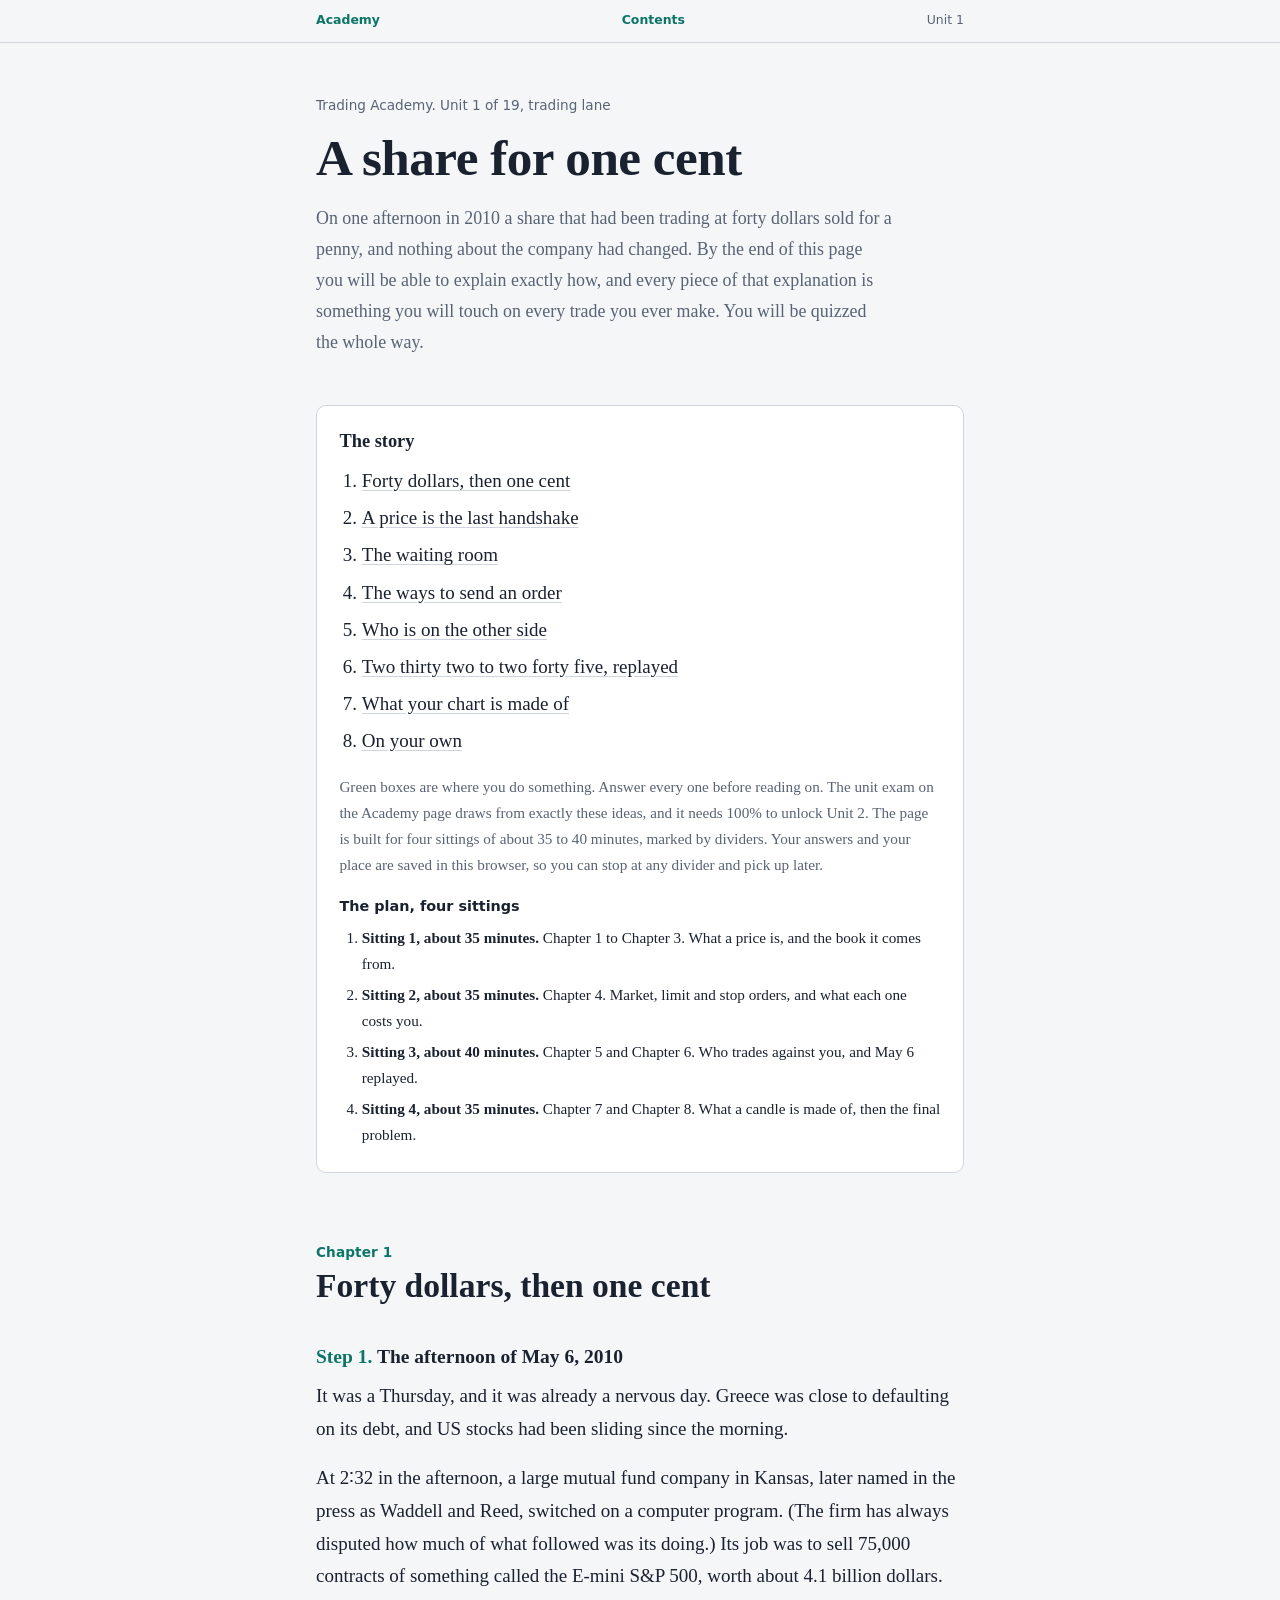
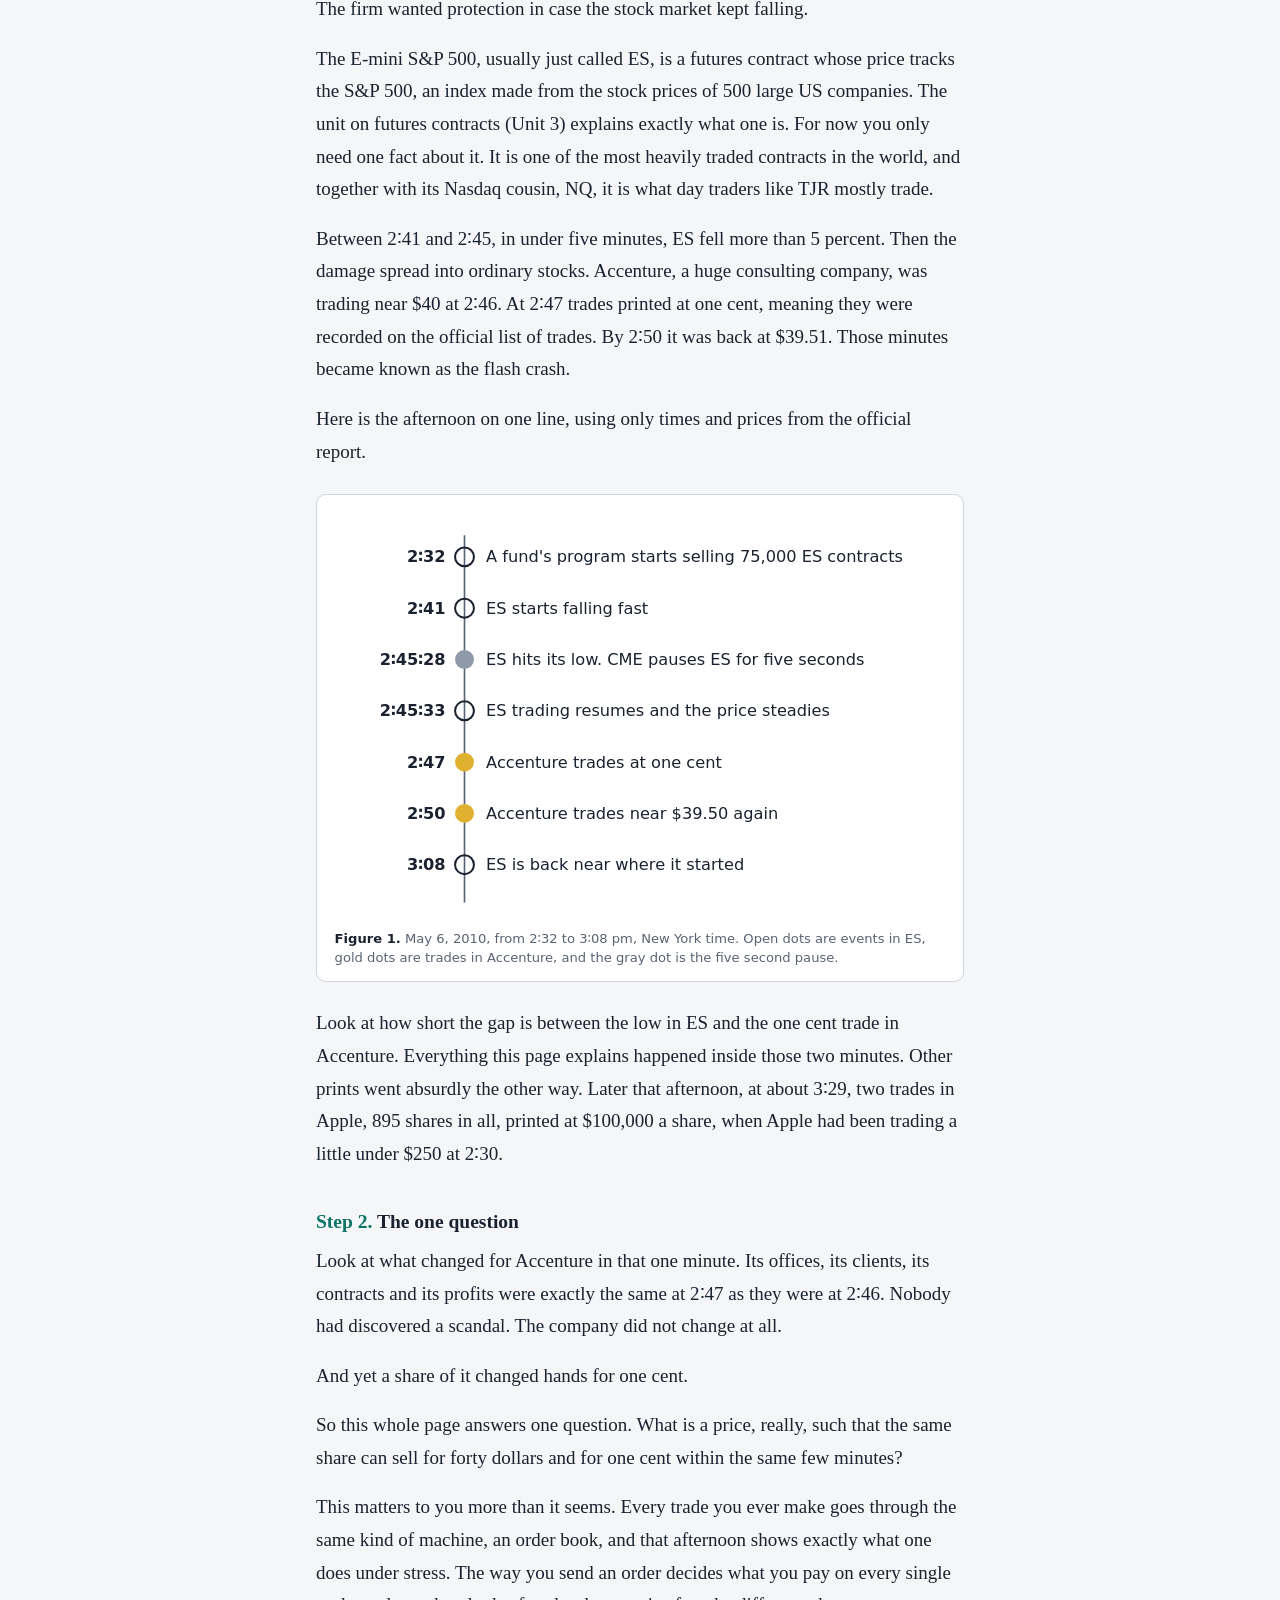
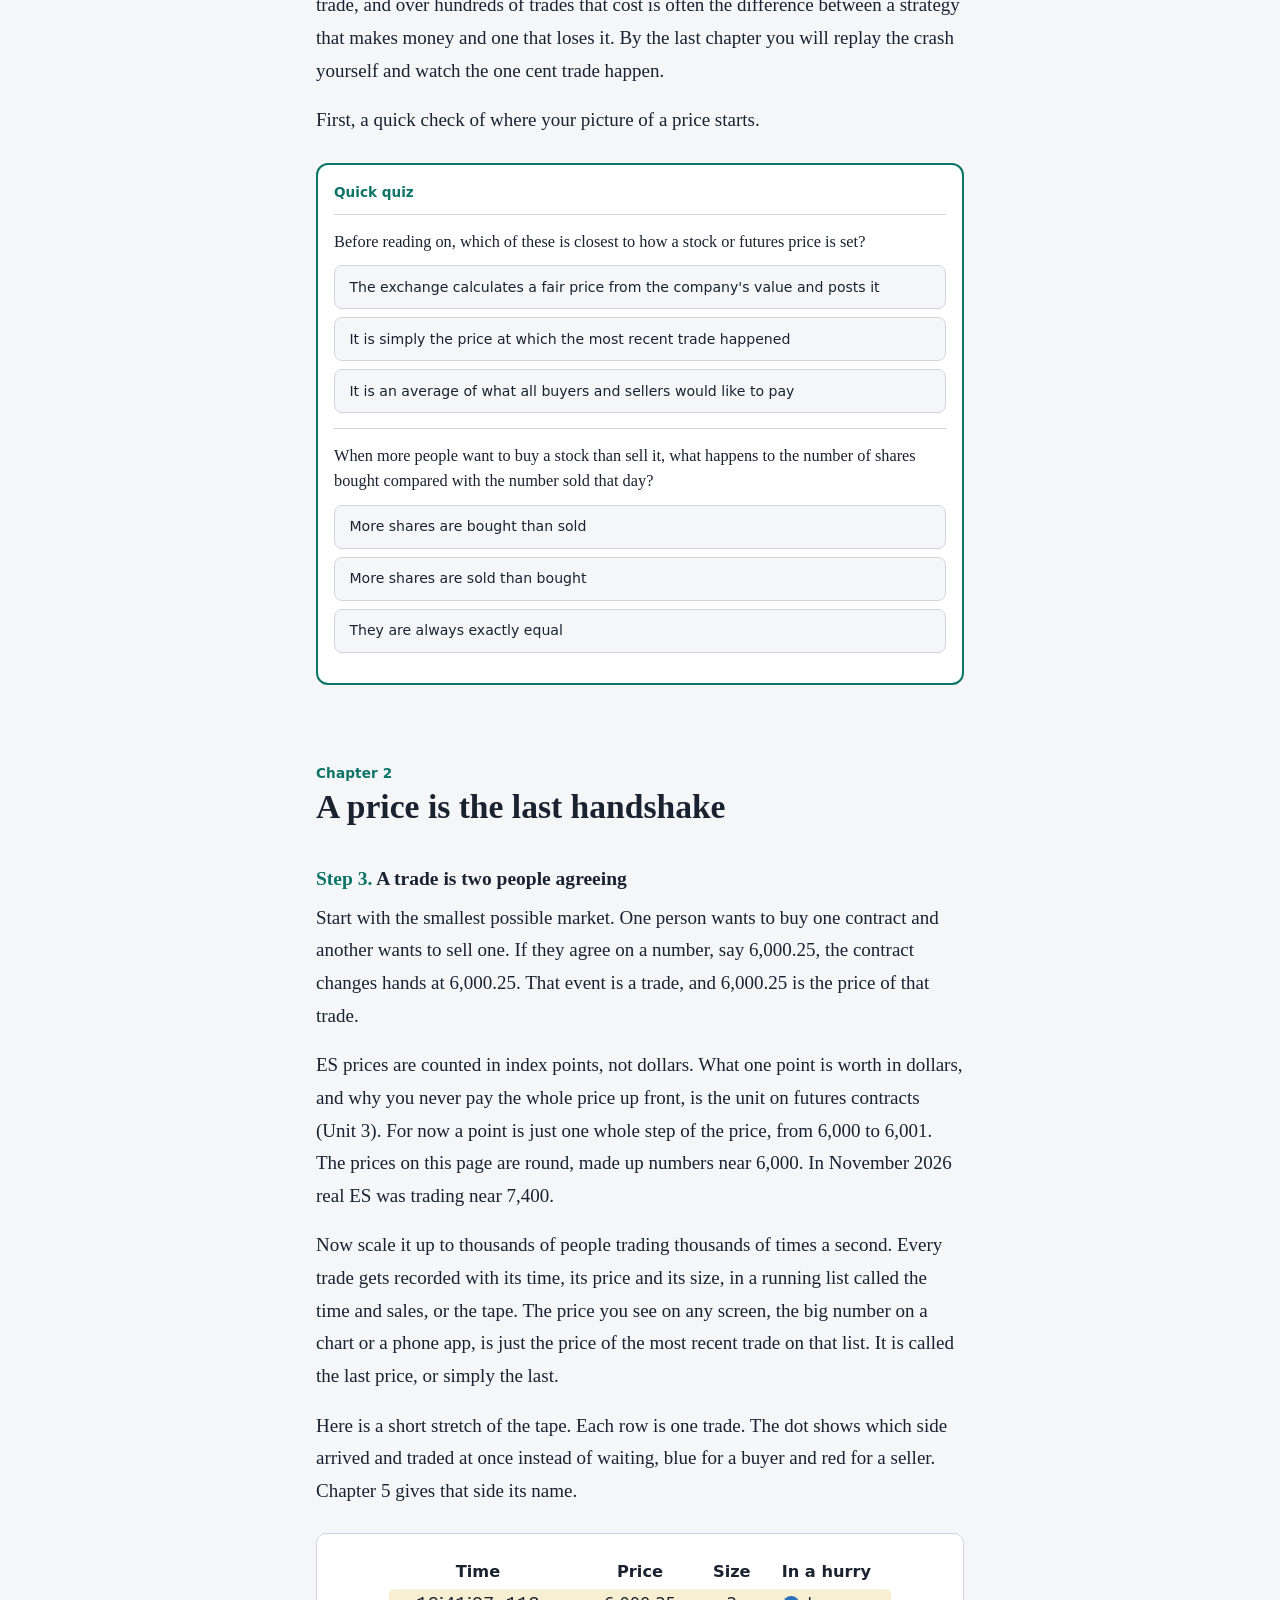
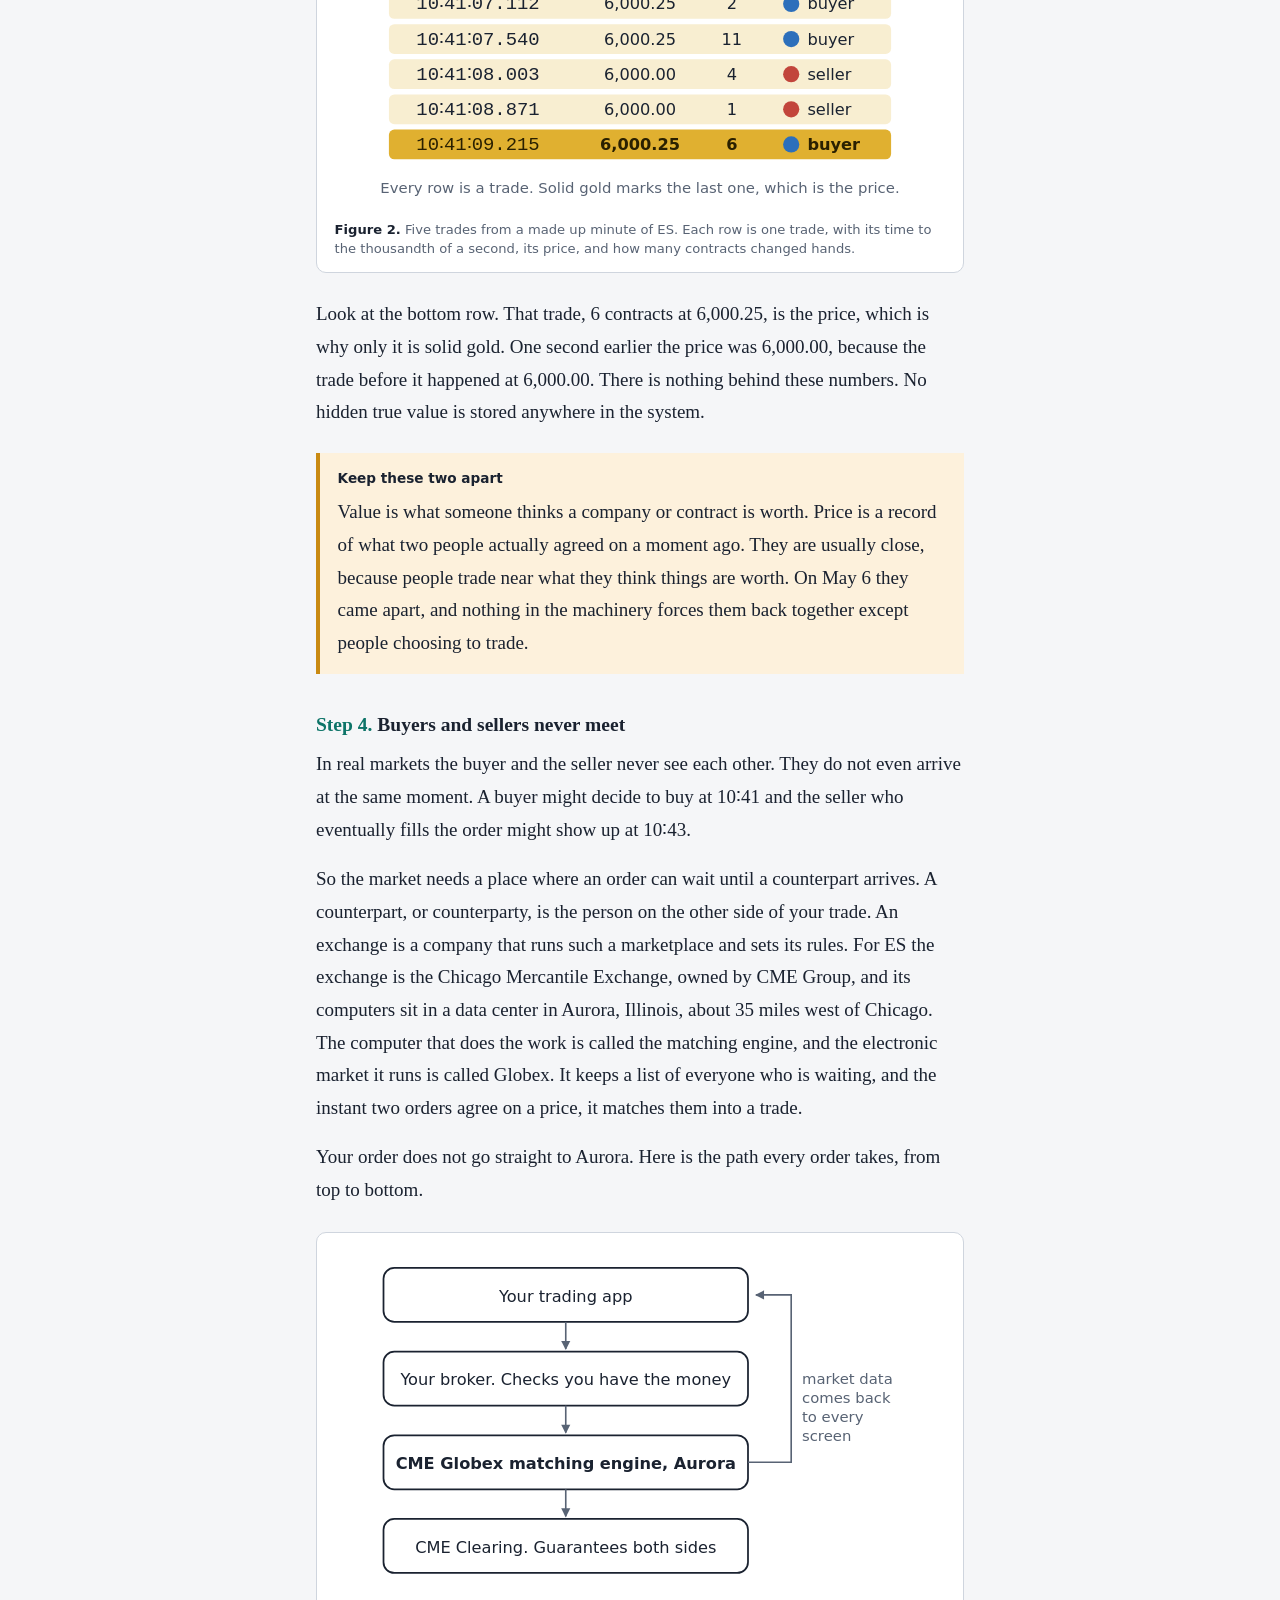
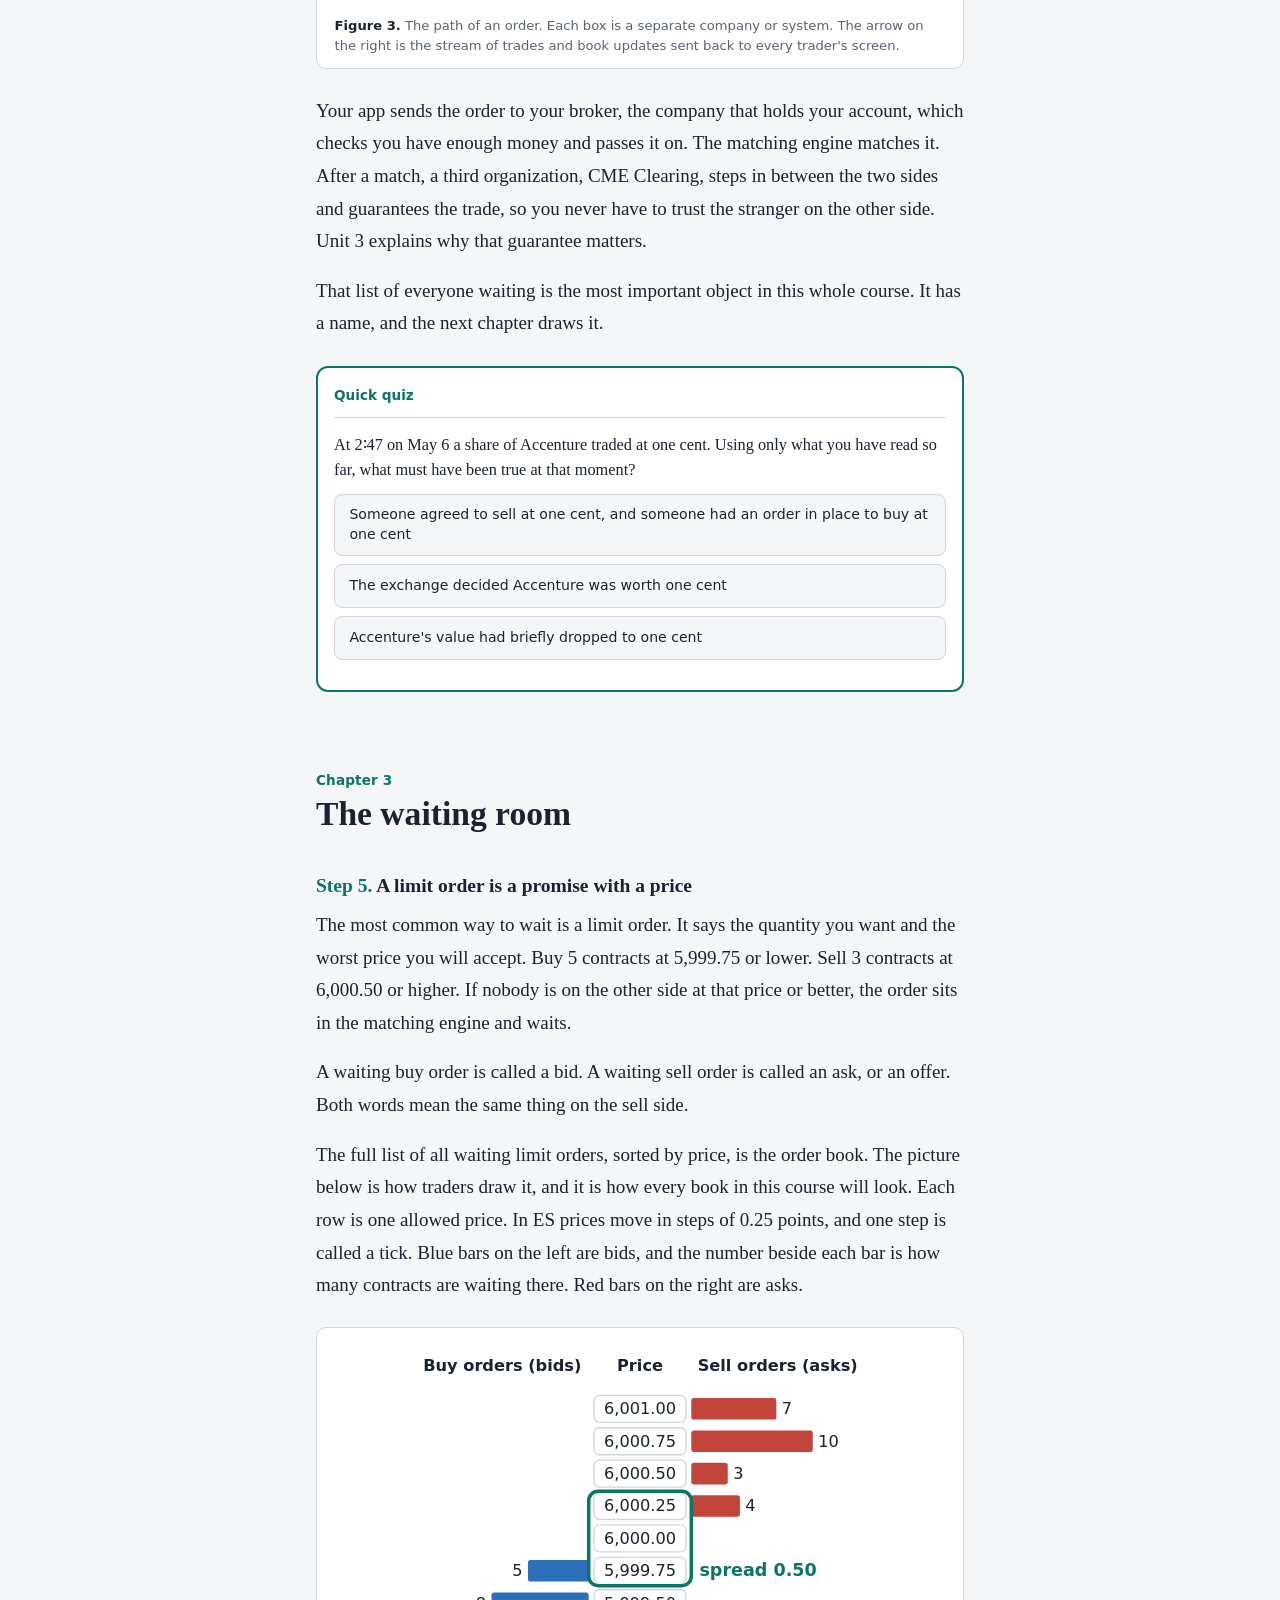
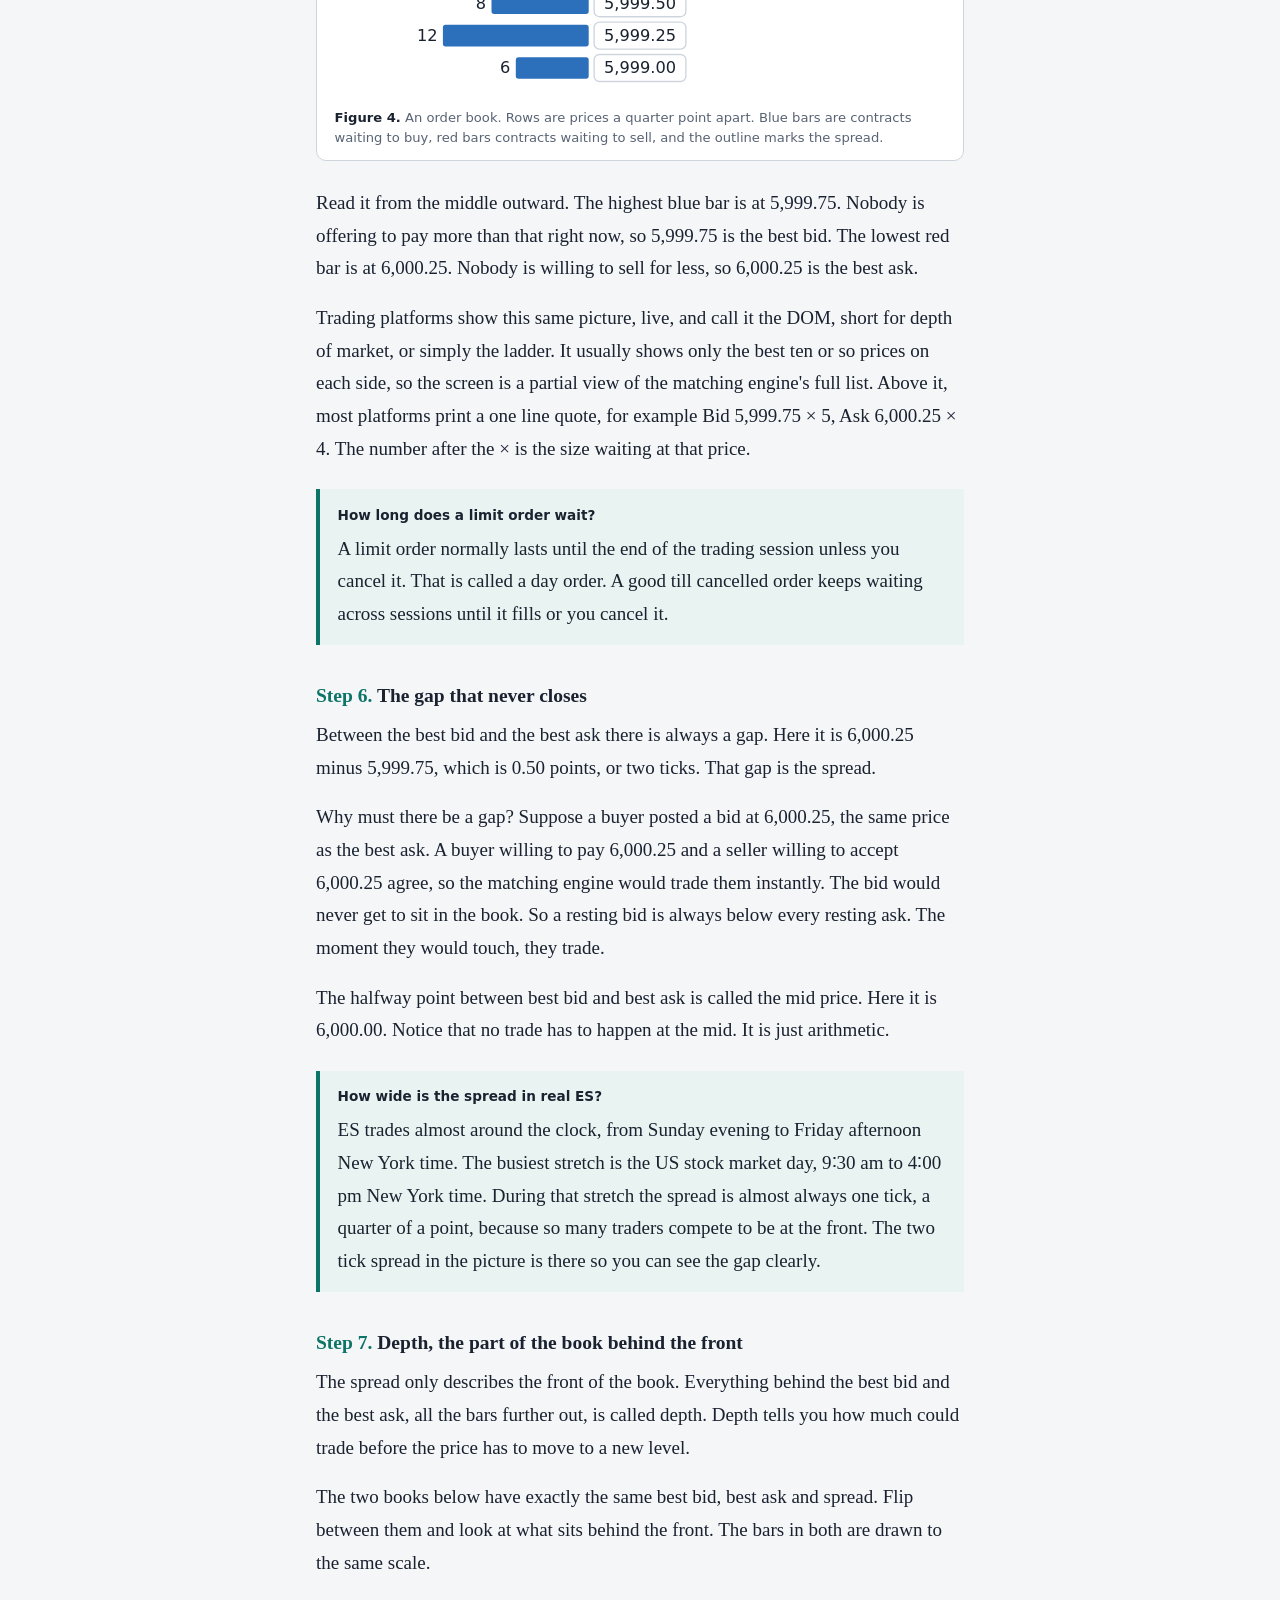
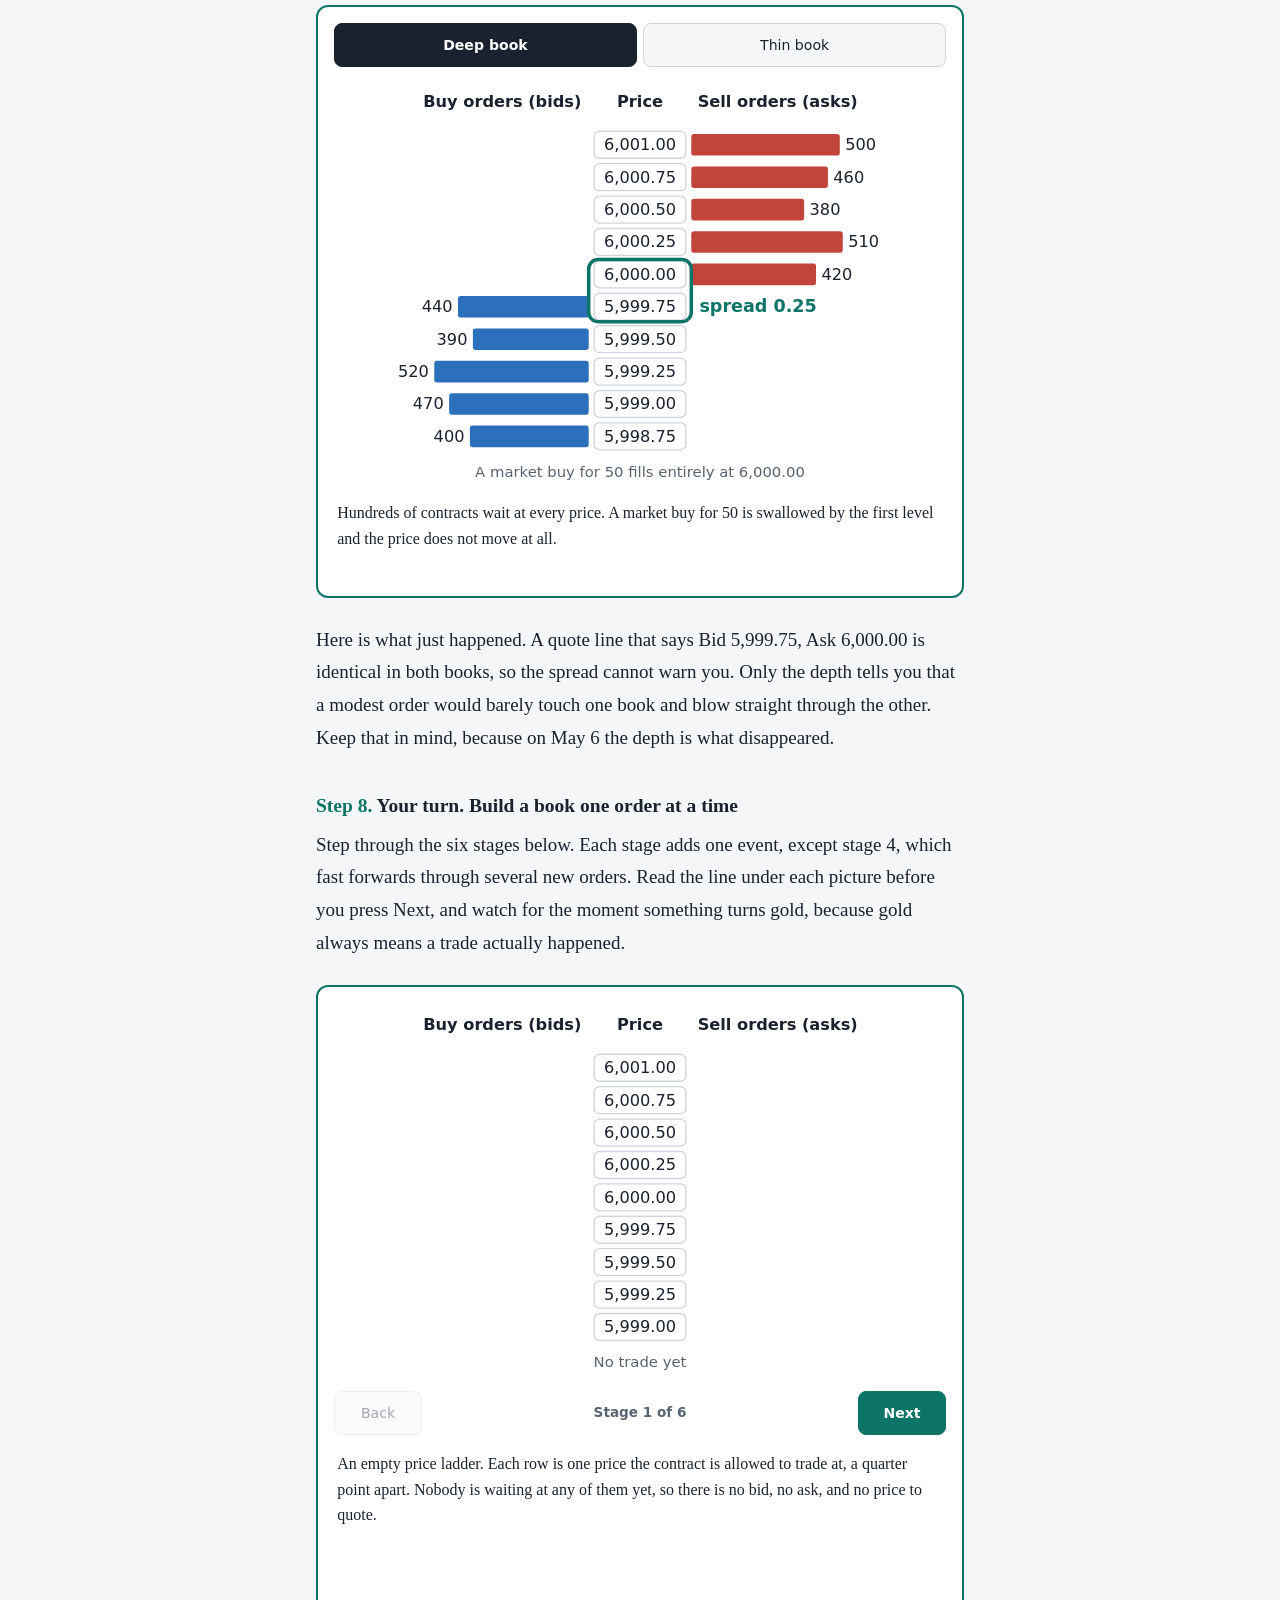
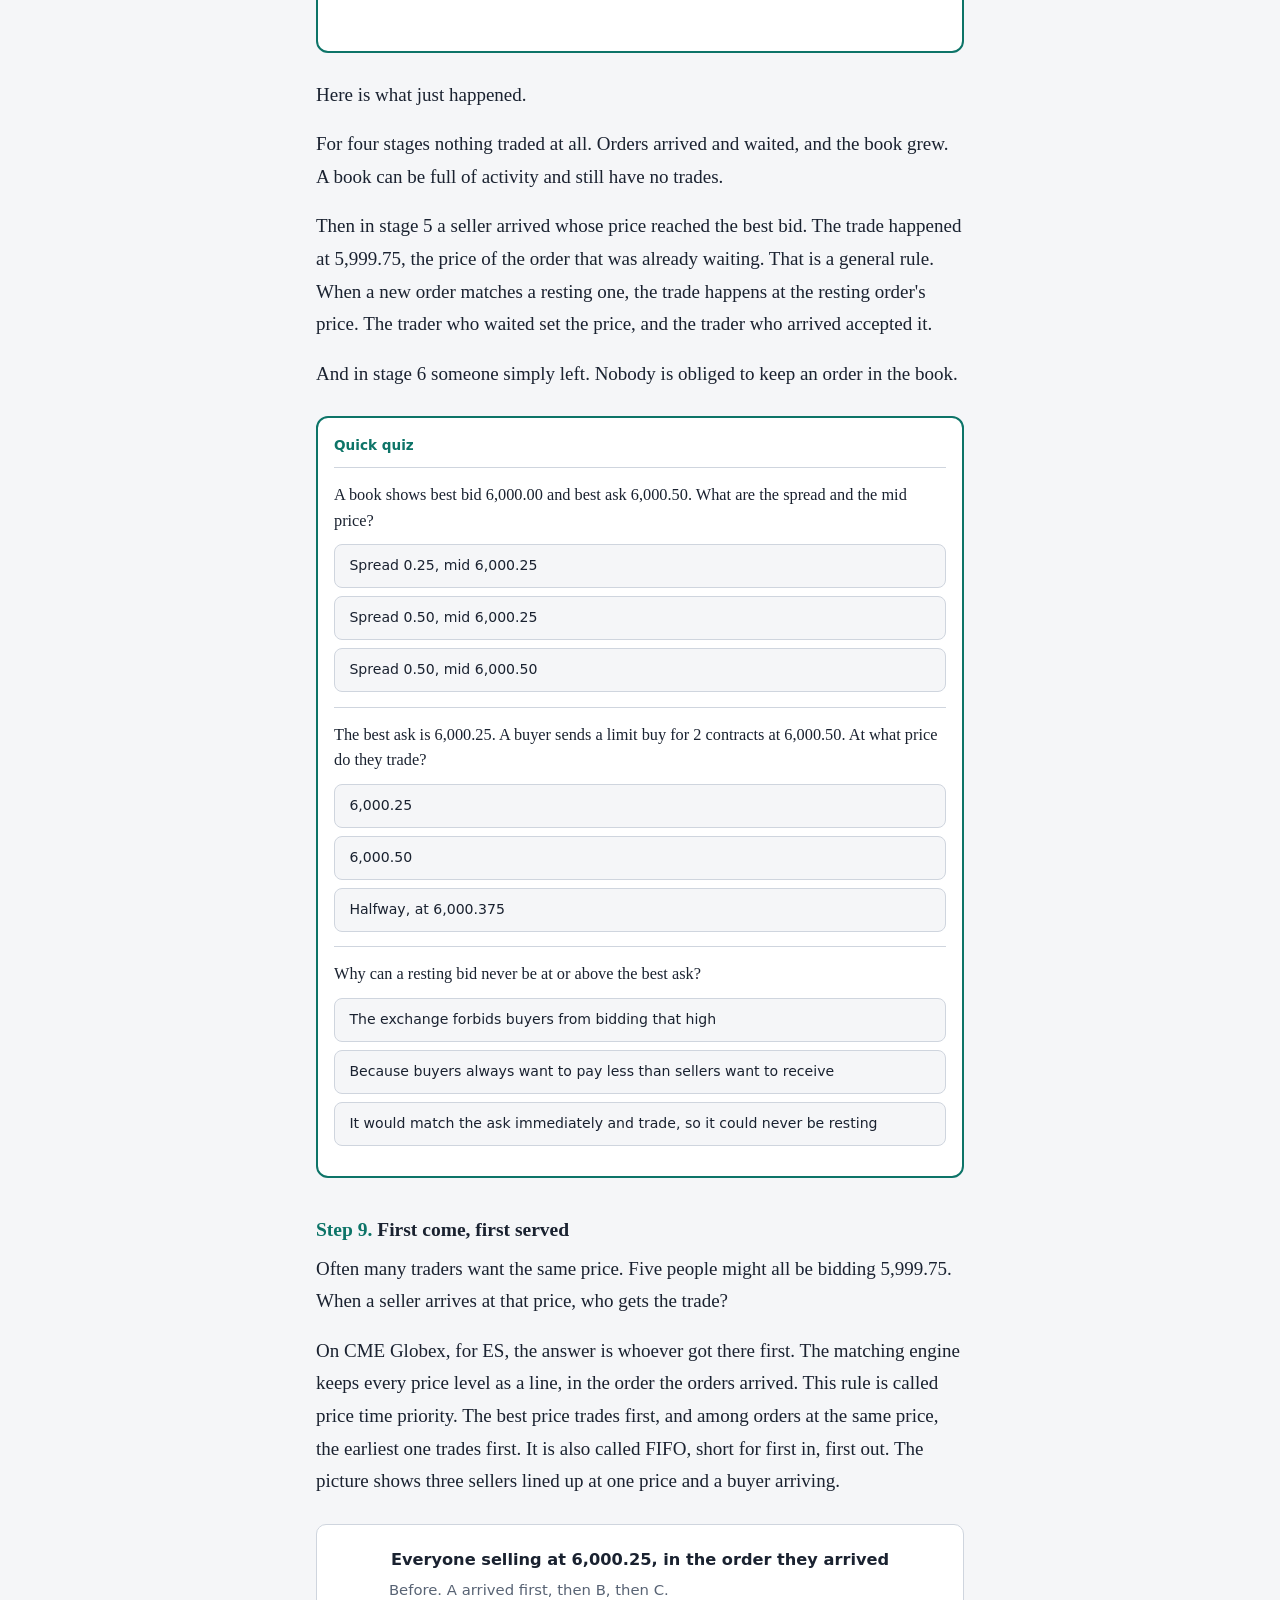
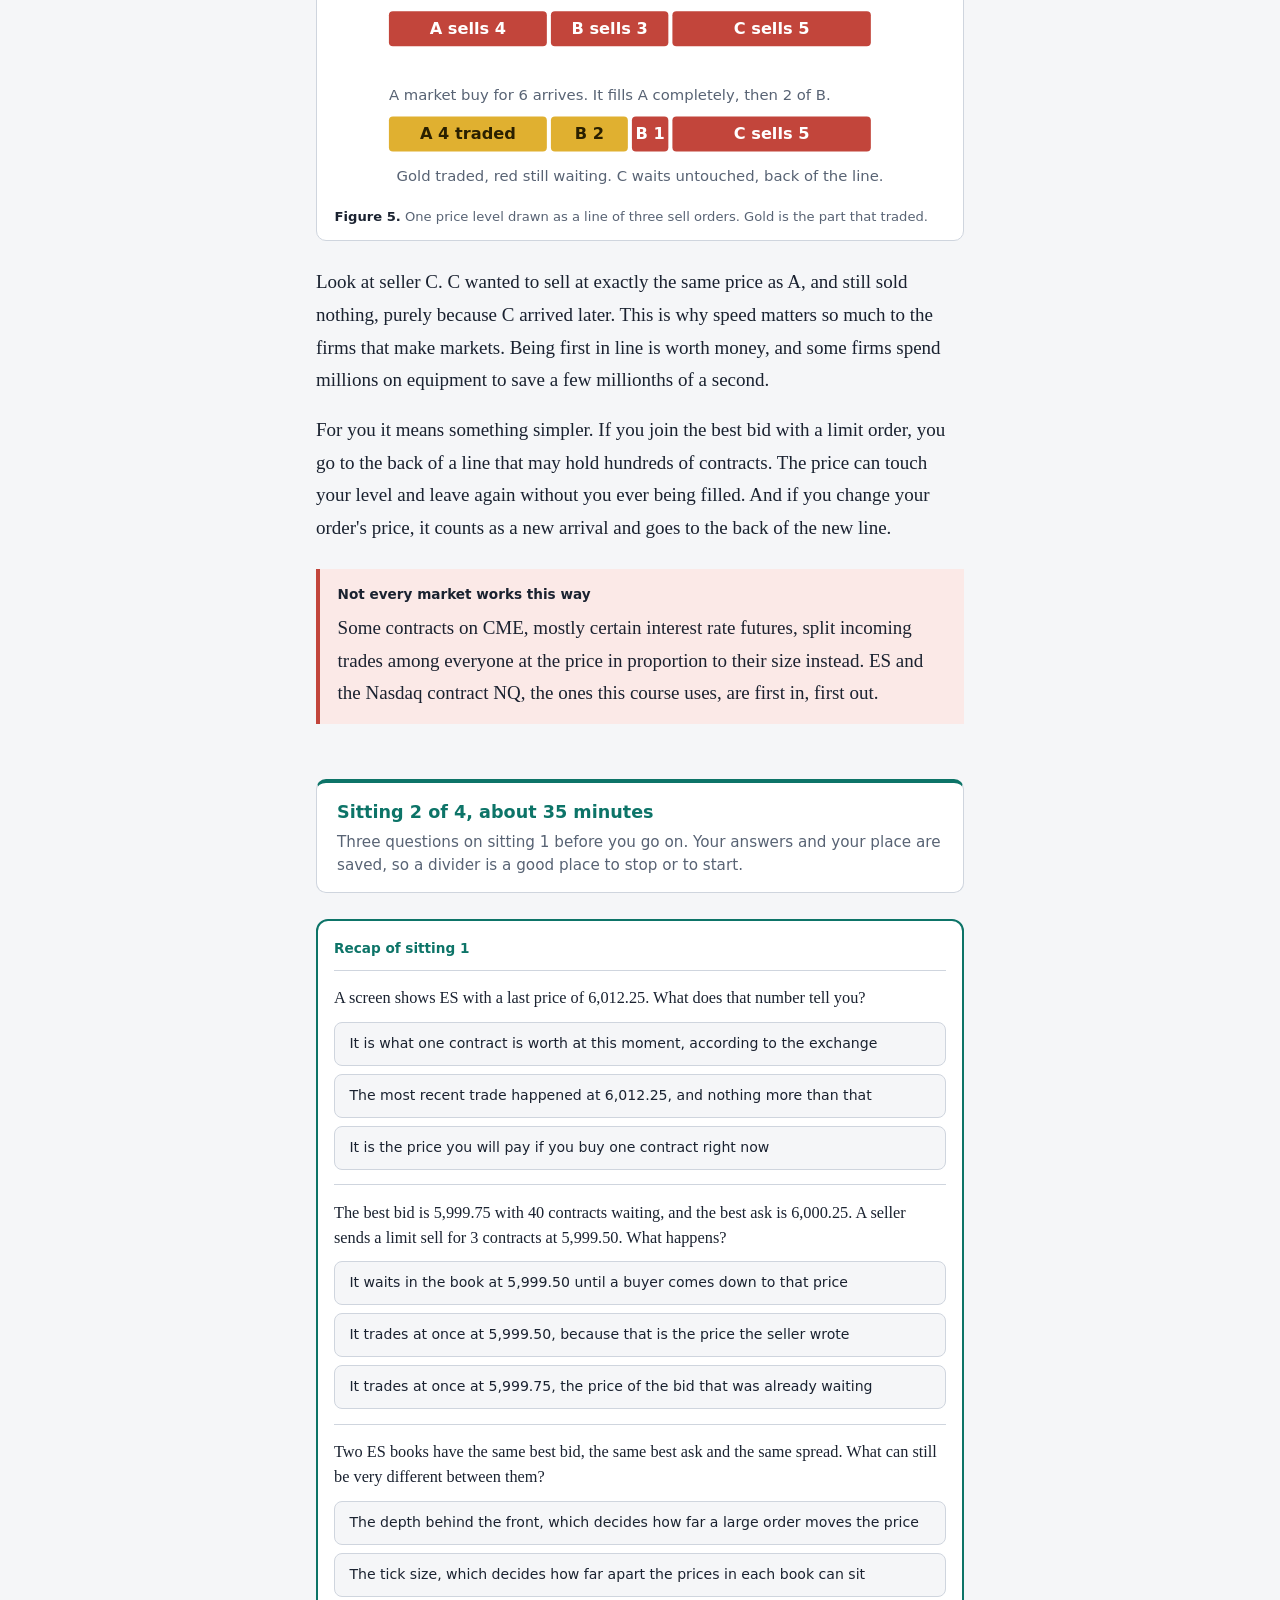
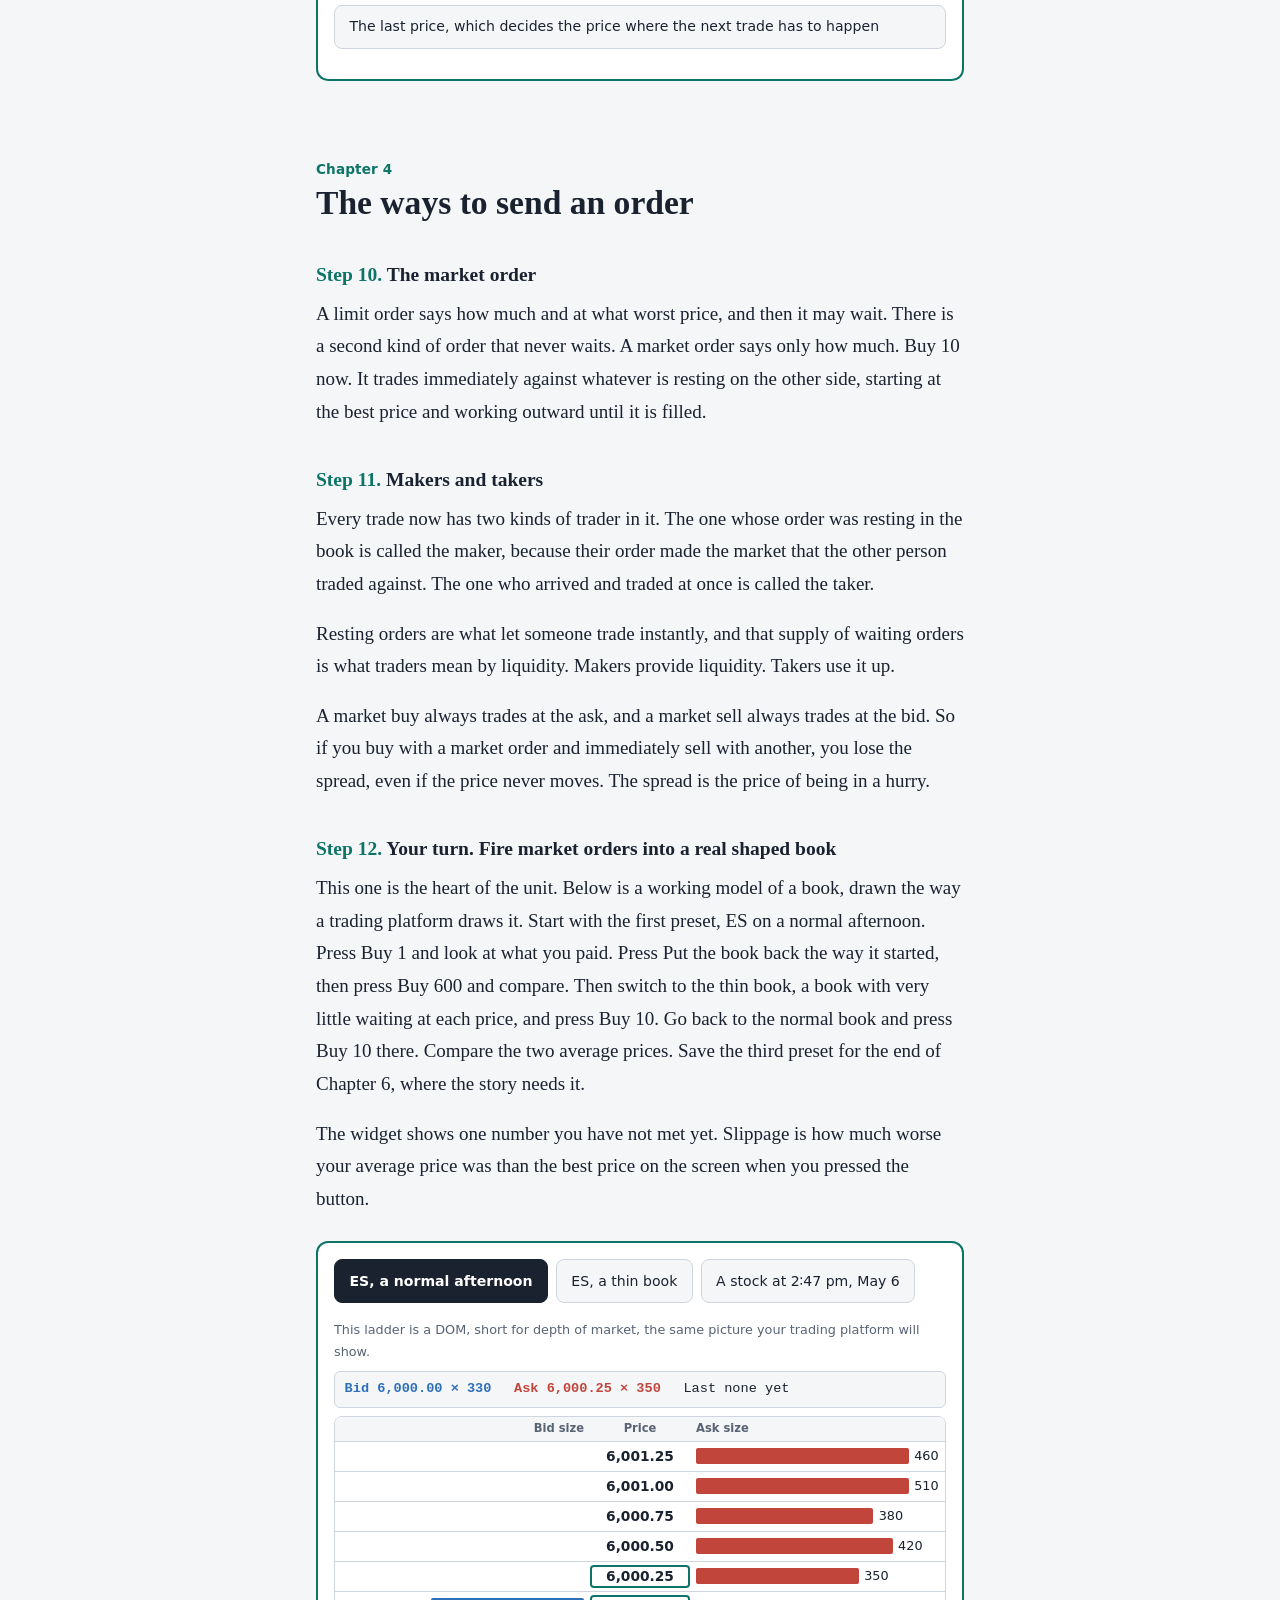
<file: lessons/week01.html>
<!DOCTYPE html>
<html lang="en">
<head>
<meta charset="utf-8">
<meta name="viewport" content="width=device-width, initial-scale=1, viewport-fit=cover">
<title>A share for one cent. Trading Academy, Unit 1</title>
<style>
:root{
  --bg:#f5f6f8;--card:#ffffff;--ink:#1a2230;--muted:#586374;--line:#cfd5de;--neutral:#c3cad4;
  --accent:#0d7468;--wonder:#e9f4f2;--mix:#fdf1dc;--flag:#fbe9e7;--breath:#eceff4;
  --chrA:#2c6fbb;--chrB:#c2453b;--chrT:#e0b030;
  --serif:"STIX Two Text","Iowan Old Style","Palatino Linotype",Georgia,serif;
  --sans:system-ui,-apple-system,"Segoe UI",Roboto,"Helvetica Neue",Arial,sans-serif;
  box-sizing:border-box;padding-top:env(safe-area-inset-top,0px);padding-bottom:env(safe-area-inset-bottom,0px);
}
@media (prefers-color-scheme:dark){:root:not([data-theme="light"]){
  --bg:#11151b;--card:#19202a;--ink:#e7ebf1;--muted:#9da8b7;--line:#35404e;--neutral:#4a5564;
  --accent:#58cbbd;--wonder:#152a29;--mix:#2c2513;--flag:#2e1b19;--breath:#1c232d;
}}
:root[data-theme="dark"]{
  --bg:#11151b;--card:#19202a;--ink:#e7ebf1;--muted:#9da8b7;--line:#35404e;--neutral:#4a5564;
  --accent:#58cbbd;--wonder:#152a29;--mix:#2c2513;--flag:#2e1b19;--breath:#1c232d;
}
*,*::before,*::after{box-sizing:inherit}
html{scroll-padding-top:calc(env(safe-area-inset-top,0px) + 56px);-webkit-text-size-adjust:100%}
body{margin:0;background:var(--bg);color:var(--ink);font-family:var(--serif);font-size:19px;line-height:1.72}
main{max-width:43rem;margin:0 auto;padding:0 1.25rem 5rem}
.bar{position:sticky;top:env(safe-area-inset-top,0px);z-index:5;background:var(--bg);border-bottom:1px solid var(--line);font-family:var(--sans);font-size:.78rem}
.bar .in{max-width:43rem;margin:0 auto;padding:.55rem 1.25rem;display:flex;gap:1rem;align-items:baseline;justify-content:space-between}
.bar a{color:var(--accent);text-decoration:none;font-weight:600;white-space:nowrap}
.bar #where{color:var(--muted);overflow:hidden;text-overflow:ellipsis;white-space:nowrap}
.bar .prog{height:3px;background:transparent}
.bar .prog i{display:block;height:3px;width:0;background:var(--accent)}
.hero{padding:3.2rem 0 1.4rem}
.course{font-family:var(--sans);font-size:.85rem;color:var(--muted);margin:0 0 .8rem}
h1{font-size:clamp(2.1rem,7vw,3.2rem);line-height:1.08;font-weight:700;letter-spacing:-.01em;margin:0 0 1.1rem}
.sub{font-size:1.12rem;color:var(--muted);margin:0;max-width:36rem}
.toc{background:var(--card);border:1px solid var(--line);border-radius:10px;padding:1.2rem 1.4rem;margin:1.6rem 0 1rem}
.toch{font-size:1.15rem;margin:0 0 .5rem;font-weight:700}
.toc ol{margin:0;padding-left:1.4rem}
.toc li{margin:.28rem 0}
.toc a{color:var(--ink);text-decoration-color:var(--line);text-underline-offset:3px}
.tocnote{font-size:.95rem;color:var(--muted);margin:1rem 0 0}
section{padding-top:3.4rem}
section h2{font-size:clamp(1.6rem,5vw,2.1rem);line-height:1.2;margin:0 0 1rem;font-weight:700}
.pn{display:block;font-family:var(--sans);font-size:.85rem;font-weight:600;color:var(--accent);margin-bottom:.35rem;letter-spacing:.01em}
h3{font-size:1.22rem;line-height:1.35;margin:2.4rem 0 .6rem;font-weight:700}
.sn{color:var(--accent)}
h4{font-family:var(--sans);font-size:.95rem;margin:0 0 .6rem}
p{margin:0 0 1.05rem}
ul,ol{margin:0 0 1.05rem;padding-left:1.4rem}
li{margin:.35rem 0}
a{color:var(--accent)}
figure{margin:1.6rem 0;background:var(--card);border:1px solid var(--line);border-radius:10px;padding:1rem .8rem .8rem}
figcaption,.cap{font-family:var(--sans);font-size:.82rem;line-height:1.5;color:var(--muted);margin:.8rem .3rem 0}
.cap{margin:-.6rem 0 1.4rem}
figcaption b{color:var(--ink)}
.fg{width:100%;max-width:540px;height:auto;display:block;margin:0 auto}
.fg.wide{min-width:680px;max-width:800px}
.fg text{font-family:var(--sans);font-size:12px;fill:var(--ink)}
.fg .sm{font-size:11px;fill:var(--muted)}
.fg .b{font-weight:600}
.fg .on{fill:#fff;font-weight:600}
.fg .onT{fill:#2a2000;font-weight:600}
.cA{fill:var(--chrA)}.cB{fill:var(--chrB)}.cT{fill:var(--chrT)}.cN{fill:var(--neutral)}
.ln{stroke:var(--muted);stroke-width:1.2;fill:none}
.thin{stroke:var(--muted);stroke-width:.7}
.dash{stroke:var(--muted);stroke-width:1;stroke-dasharray:4 4}
.sym{fill:none;stroke:var(--ink);stroke-width:1.5}
.aff{fill:var(--ink);stroke:var(--ink);stroke-width:1.5}
.hl{fill:none;stroke:var(--accent);stroke-width:2.6}
.hl2{fill:none;stroke:var(--ink);stroke-width:1.8;stroke-dasharray:5 4}
.xo{stroke:var(--ink);stroke-width:2.4;stroke-linecap:round}
.tick{stroke:var(--ink);stroke-width:1.6}
.fg .xin{fill:var(--accent);font-weight:700;font-size:16px}
.fg .xout{fill:var(--muted);font-size:13px}
.panel{fill:none;stroke:var(--line);stroke-width:1}
.mut{fill:#fff;stroke:#111;stroke-width:1.5}
.ahp{fill:var(--muted)}
.fg .tagP{fill:var(--muted);font-weight:600}
.fg .tagR{fill:var(--accent);font-weight:700;font-size:13px}
.scroll{overflow-x:auto;margin:1.4rem 0;-webkit-overflow-scrolling:touch}
.scroll>.fg{margin:0}
.tbl{border-collapse:collapse;font-family:var(--sans);font-size:.85rem;line-height:1.4;width:100%;min-width:30rem;background:var(--card)}
.tbl th,.tbl td{border:1px solid var(--line);padding:.5rem .6rem;text-align:left;vertical-align:top}
.tbl th{font-weight:600}
.tbl.center td{text-align:center;white-space:nowrap}
.tbl .r{color:var(--accent);font-weight:700}
aside{margin:1.5rem 0;padding:.9rem 1.1rem;border-left:4px solid var(--accent);background:var(--wonder)}
aside p:last-child{margin-bottom:0}
aside .lab{font-family:var(--sans);font-size:.85rem;font-weight:700;margin:0 0 .35rem}
aside.mix{background:var(--mix);border-left-color:#c98a12}
aside.flag{background:var(--flag);border-left-color:#c2453b}
aside.breath{background:var(--breath);border-left-color:var(--muted)}
.checks{margin:2.2rem 0 1.4rem}
details{background:var(--card);border:1px solid var(--line);border-radius:8px;margin:.6rem 0}
summary{cursor:pointer;padding:.8rem 1rem;font-weight:600;font-size:1rem;line-height:1.45}
summary:focus-visible,button:focus-visible,a:focus-visible{outline:2px solid var(--accent);outline-offset:2px}
details p{margin:0;padding:0 1rem 1rem;color:var(--ink)}
.bars{background:var(--card);border:1px solid var(--line);border-radius:10px;padding:1rem;margin:1.4rem 0;font-family:var(--sans)}
.brow{display:grid;grid-template-columns:1fr;gap:.25rem;margin-bottom:.9rem}
.bl{font-size:.85rem;font-weight:600}
.bl small{font-weight:400;color:var(--muted);margin-left:.5rem}
.bt{position:relative;display:block;height:20px;background:var(--breath);border-radius:3px}
.bt i{display:block;height:20px;background:var(--muted);border-radius:3px}
.bt i.lo{background:var(--accent)}
.bt::after{content:"";position:absolute;left:57.5%;top:-4px;bottom:-4px;width:2px;background:var(--ink)}
.bn{font-size:.85rem;font-weight:700}
.bkey{font-size:.8rem;color:var(--muted);margin:0}
@media(min-width:560px){.brow{grid-template-columns:14.5rem 1fr 2.6rem;align-items:center;gap:.8rem}.bl small{display:block;margin-left:0}}
.formula{font-family:var(--serif);font-size:1.12rem;text-align:center;background:var(--card);border:1px solid var(--line);border-radius:8px;padding:.9rem .6rem;overflow-x:auto;white-space:nowrap}
.calc{background:var(--card);border:1px solid var(--line);border-radius:10px;padding:1.2rem;margin:2rem 0;font-family:var(--sans)}
.calc h4{font-size:1.05rem}
.calcnote{font-size:.88rem;color:var(--muted)}
.presets{display:flex;flex-wrap:wrap;gap:.5rem;margin-bottom:1rem}
.presets button{font:inherit;font-size:.82rem;padding:.55rem .75rem;border:1px solid var(--line);border-radius:999px;background:var(--bg);color:var(--ink);cursor:pointer}
.steppers{display:grid;grid-template-columns:1fr 1fr;gap:.8rem;margin-bottom:1rem}
.stp{display:grid;grid-template-columns:auto 1fr auto;align-items:center;gap:.4rem;border:1px solid var(--line);border-radius:8px;padding:.6rem}
.stl{grid-column:1/-1;font-size:.8rem;color:var(--muted);font-weight:600}
.stp button{font:inherit;font-size:1.4rem;line-height:1;width:44px;height:44px;border:1px solid var(--line);border-radius:8px;background:var(--bg);color:var(--ink);cursor:pointer}
.stp output{text-align:center;font-size:1.5rem;font-weight:700}
.out{display:grid;grid-template-columns:1fr auto;gap:.35rem 1rem;margin:0;font-size:.9rem}
.out dt{color:var(--muted)}
.out dd{margin:0;text-align:right;font-variant-numeric:tabular-nums;font-weight:600}
.out .big{font-size:1.5rem;color:var(--accent)}
.say{margin:1rem 0 0;font-size:.92rem;line-height:1.5}
.tail{padding-top:3.4rem}
.proc li{margin:.7rem 0}
.proc a{font-family:var(--sans);font-size:.8rem;white-space:nowrap}
@media(max-width:480px){body{font-size:17.5px}main{padding:0 1rem 4rem}.bar .in{padding:.5rem 1rem}figure{padding:.8rem .4rem .7rem}}
@media(prefers-reduced-motion:no-preference){html{scroll-behavior:smooth}}

:root{--chrline:#18202b;--chrG:#8f9aa9;--cell:#eaf0f7;--good:#0d7468;--bad:#b8392f}
@media (prefers-color-scheme:dark){:root:not([data-theme="light"]){--chrline:#05080c;--chrG:#7f8b9b;--cell:#222c38;--good:#58cbbd;--bad:#ef8a80}}
:root[data-theme="dark"]{--chrline:#05080c;--chrG:#7f8b9b;--cell:#222c38;--good:#58cbbd;--bad:#ef8a80}
.co{stroke:var(--chrline)}.cAs{stroke:var(--chrA)}.cBs{stroke:var(--chrB)}.cTs{stroke:var(--chrT)}.cGs{stroke:var(--chrG)}
.cG{fill:var(--chrG)}
.bg-card{fill:var(--card)}.bg-cell{fill:var(--cell)}
.dz{fill:#111;stroke:#fff;stroke-width:1.7}.wt{fill:#fff;stroke:#111;stroke-width:1.3}
.fg .snp{fill:#fff;font-weight:700}.fg .snpd{fill:#241a00;font-weight:700}
.cen{fill:var(--chrline)}
.cell{fill:var(--cell);stroke:var(--line);stroke-width:1.5}
.hid{visibility:hidden}
.fg .tagRs{fill:var(--accent);font-weight:700;font-size:11.5px}
.widget{background:var(--card);border:2px solid var(--accent);border-radius:12px;padding:1rem;margin:1.6rem 0;font-family:var(--sans)}
.widget button{font:inherit;font-size:.88rem;min-height:44px;padding:.5rem .9rem;border:1px solid var(--line);border-radius:8px;background:var(--bg);color:var(--ink);cursor:pointer}
.widget button.pri{background:var(--accent);border-color:var(--accent);color:var(--card);font-weight:600}
.widget button:disabled{opacity:.4;cursor:default}
.seg{display:flex;gap:.4rem;margin-bottom:.8rem;flex-wrap:wrap}
.seg button{flex:1 1 9rem}
.seg button.on{background:var(--ink);border-color:var(--ink);color:var(--card);font-weight:600}
.frc{font-family:var(--serif);font-size:1rem;line-height:1.6;margin:.8rem .2rem 0}
.toggle .frc{min-height:5em}
.wnav{display:flex;align-items:center;justify-content:space-between;gap:.6rem;margin-top:.8rem}
.wnav .cnt{font-size:.85rem;color:var(--muted);font-weight:600}
.wnav button{min-width:5.5rem}
.q{padding:.9rem 0;border-top:1px solid var(--line)}
.q:first-child{border-top:0;padding-top:.2rem}
.qt{font-family:var(--serif);font-size:1.02rem;line-height:1.55;margin:0 0 .7rem}
.opts{display:flex;gap:.5rem;flex-wrap:wrap}
.opts button{flex:1 1 7rem}
.opts button.right{background:var(--good);border-color:var(--good);color:var(--card);font-weight:700}
.opts button.wrong{border-color:var(--bad);color:var(--bad);text-decoration:line-through}
.fb{font-family:var(--serif);font-size:.98rem;line-height:1.55;margin:.8rem 0 0}
.fb b{font-family:var(--sans);font-size:.9rem}
.fb b.ok{color:var(--good)}.fb b.no{color:var(--bad)}
.scorer .who{font-family:var(--serif);font-size:1.02rem;line-height:1.5;margin:.8rem 0 .7rem}
.scorer .nextk{margin-top:.8rem}
.scorer .tally{font-size:.88rem;font-weight:600;margin:1rem 0 .4rem;color:var(--muted)}
.scorer .showall{font-size:.8rem;min-height:36px;padding:.3rem .7rem;color:var(--muted)}
.chips{display:flex;flex-wrap:wrap;gap:.45rem;margin:.4rem 0 .9rem}
.chips button{width:46px;min-height:46px;height:46px;border-radius:50%;padding:0;font-weight:700;font-size:1rem;border:2px solid var(--muted);background:var(--bg)}
.chips button.R{background:var(--accent);border-color:var(--accent);color:var(--card)}
.cc{display:flex;gap:.5rem;flex-wrap:wrap;margin:.2rem 0 1rem}
.cc button{flex:1 1 9rem}
.pbars,.meter{margin:1rem 0}
.pbl{display:flex;justify-content:space-between;gap:.8rem;font-size:.82rem;color:var(--muted);margin:.5rem 0 .25rem}
.pbl b{color:var(--ink);font-variant-numeric:tabular-nums;white-space:nowrap}
.pbt{height:16px;background:var(--breath);border-radius:3px}
.pbt i{display:block;height:16px;border-radius:3px;background:var(--muted);min-width:2px;transition:width .25s}
.pbt i.li{background:var(--accent)}
.mt{position:relative;height:22px;background:var(--breath);border-radius:3px;display:flex;overflow:hidden}
.mt i{display:block;height:22px;transition:width .25s}
#m_bank{background:var(--ink)}#m_cur{background:var(--accent)}
.mt .thr{position:absolute;left:60%;top:0;bottom:0;width:3px;background:var(--bad)}
.ml{display:flex;justify-content:space-between;font-size:.75rem;color:var(--muted);margin-top:.2rem}
@media(prefers-reduced-motion:reduce){.pbt i,.mt i{transition:none}}
[hidden]{display:none!important}
.widget .opts button.right:disabled,.widget .opts button.wrong:disabled{opacity:1}
.fg .revlab.cur text{fill:var(--accent);font-weight:700}
.stepper .frc{min-height:11.5em;margin-top:1rem}
.mA{fill:var(--ink)}.mB{fill:var(--muted)}
.thr2{stroke:var(--bad);stroke-width:1.5;stroke-dasharray:5 4}
.fg .xs{font-size:8px;fill:var(--muted)}
.opts.col{flex-direction:column}
.opts.col button{flex:0 0 auto;text-align:left;line-height:1.4;padding:.65rem .9rem}
.qh{margin:0 0 .6rem;font-size:.85rem;color:var(--accent)}
/* ---- general palette. Give each color ONE meaning per lesson and keep it ---- */
:root{--k5:#0d7468;--k6:#7a4fb5;--k7:#2e8b57;--k8:#b7791f}
@media (prefers-color-scheme:dark){:root:not([data-theme="light"]){--k5:#2fa597;--k6:#9b78d6;--k7:#3fa46c;--k8:#cf9335}}
:root[data-theme="dark"]{--k5:#2fa597;--k6:#9b78d6;--k7:#3fa46c;--k8:#cf9335}
.k1{fill:var(--chrA)}.k2{fill:var(--chrB)}.k3{fill:var(--chrT)}.k4{fill:var(--chrG)}.k5{fill:var(--k5)}.k6{fill:var(--k6)}.k7{fill:var(--k7)}.k8{fill:var(--k8)}
.k1s{stroke:var(--chrA)}.k2s{stroke:var(--chrB)}.k3s{stroke:var(--chrT)}.k4s{stroke:var(--chrG)}.k5s{stroke:var(--k5)}.k6s{stroke:var(--k6)}.k7s{stroke:var(--k7)}.k8s{stroke:var(--k8)}
.cNs{stroke:var(--neutral)}
/* bases */
.bA{fill:#2e8b57}.bT{fill:#c2453b}.bG{fill:#b7791f}.bC{fill:#2c6fbb}.bU{fill:#7a4fb5}
.bb{stroke:var(--muted);stroke-width:4;stroke-linecap:round;opacity:.6;fill:none}
.fg .mono{font-family:ui-monospace,Menlo,Consolas,monospace;font-size:14px;font-weight:500}
.fg .onb{fill:#fff;font-weight:700;font-size:14px}
.fg .onbd{fill:#241a00;font-weight:700;font-size:14px}
.lip{fill:var(--chrT);stroke:var(--chrline);stroke-width:.8}
.blobst{stroke:var(--chrline);stroke-width:1.2}


.fire .presets button.on{background:var(--ink);border-color:var(--ink);color:var(--card);font-weight:600}
.fbook{font-family:var(--sans);font-size:.86rem;margin:.4rem 0 1rem;border:1px solid var(--line);border-radius:8px;overflow:hidden}
.frow{display:grid;grid-template-columns:1fr 6.2rem 1fr;align-items:center;min-height:30px;border-top:1px solid var(--line)}
.frow:first-child{border-top:0}
.frow .px{text-align:center;font-variant-numeric:tabular-nums;font-weight:600}
.frow .bd,.frow .as{display:flex;align-items:center;gap:.35rem;padding:0 .4rem}
.frow .bd{justify-content:flex-end}
.frow i{display:block;height:16px;border-radius:2px;min-width:3px}
.frow .bd i{background:var(--chrA)}.frow .as i{background:var(--chrB)}
.frow.gone .px{color:var(--muted);text-decoration:line-through}
.frow.last .px{background:var(--chrT);color:#2a2000}
.frow.gapr{min-height:26px;color:var(--muted);font-size:.8rem}
.frow.gapr .px{font-weight:400}
.frow .n{font-variant-numeric:tabular-nums;color:var(--ink);font-size:.8rem}
.frow .hit{font-size:.75rem;color:#8a6a00;font-weight:700}
.flab{font-size:.85rem;font-weight:600;margin:.2rem 0 .4rem;color:var(--muted)}
.fdom{font-size:.8rem;color:var(--muted);margin:.2rem 0 .5rem}
.fquote{font-family:ui-monospace,Menlo,Consolas,monospace;font-size:.85rem;background:var(--bg);border:1px solid var(--line);border-radius:6px;padding:.45rem .6rem;margin:0 0 .5rem;line-height:1.5}
.fquote span{white-space:nowrap;display:inline-block;margin-right:.9rem}.fquote .qb{color:var(--chrA);font-weight:700}.fquote .qa{color:var(--chrB);font-weight:700}
.frow.hd{min-height:24px;font-size:.72rem;color:var(--muted);font-weight:700;background:var(--bg)}
.frow.hd .px{font-weight:700}
.frow.empty .px{color:var(--muted);font-weight:400}
.frow.best .px{box-shadow:inset 0 0 0 2px var(--accent);border-radius:4px}
.fbuy button{border-color:var(--chrA)!important;color:var(--chrA)!important;font-weight:600}
.fsell button{border-color:var(--chrB)!important;color:var(--chrB)!important;font-weight:600}
.plan{margin:1rem 0 0;font-size:.95rem}
.plan .planh{font-family:var(--sans);font-weight:700;font-size:.9rem;margin:0 0 .35rem}
.plan ol{padding-left:1.4rem;margin:0}
.plan li{margin:.3rem 0}
.sitting{margin:3.4rem 0 0;padding:1rem 1.25rem;border:1px solid var(--line);border-top:4px solid var(--accent);border-radius:10px;background:var(--card);font-family:var(--sans)}
.sitting p{margin:0;font-size:.95rem;color:var(--muted);line-height:1.5}
.sitting p.sitn{margin:0 0 .35rem;font-size:1.1rem;font-weight:700;color:var(--accent)}
.resume{margin:1.4rem 0 0;padding:.9rem 1.2rem;border:1px solid var(--accent);border-radius:10px;background:var(--wonder);font-family:var(--sans);font-size:.95rem;line-height:1.5}
.resume p{margin:.15rem 0}
.resume .ra{margin-top:.55rem}
.resume a.go{font-weight:700;color:var(--accent)}
.resume a.clear{color:var(--muted);margin-left:1.4rem}

</style>
</head>
<body data-bar="Unit 1">
<div class="bar"><div class="in"><a href="#contents">Contents</a><span id="where">Unit 1</span></div><div class="prog"><i id="pg"></i></div></div>
<main>
<header class="hero">
<p class="course">Trading Academy. Unit 1 of 19, trading lane</p>
<h1>A share for one cent</h1>
<p class="sub">On one afternoon in 2010 a share that had been trading at forty dollars sold for a penny, and nothing about the company had changed. By the end of this page you will be able to explain exactly how, and every piece of that explanation is something you will touch on every trade you ever make. You will be quizzed the whole way.</p>
</header>

<nav id="contents" class="toc">
<h2 class="toch">The story</h2>
<ol><li><a href="#p1">Forty dollars, then one cent</a></li><li><a href="#p2">A price is the last handshake</a></li><li><a href="#p3">The waiting room</a></li><li><a href="#p4">The ways to send an order</a></li><li><a href="#p5">Who is on the other side</a></li><li><a href="#p6">Two thirty two to two forty five, replayed</a></li><li><a href="#p7">What your chart is made of</a></li><li><a href="#p8">On your own</a></li></ol>
<p class="tocnote">Green boxes are where you do something. Answer every one before reading on. The unit exam on the Academy page draws from exactly these ideas, and it needs 100% to unlock Unit 2. The page is built for four sittings of about 35 to 40 minutes, marked by dividers. Your answers and your place are saved in this browser, so you can stop at any divider and pick up later.</p>
<div class="plan"><p class="planh">The plan, four sittings</p><ol><li><b>Sitting 1, about 35 minutes.</b> Chapter 1 to Chapter 3. What a price is, and the book it comes from.</li><li><b>Sitting 2, about 35 minutes.</b> Chapter 4. Market, limit and stop orders, and what each one costs you.</li><li><b>Sitting 3, about 40 minutes.</b> Chapter 5 and Chapter 6. Who trades against you, and May 6 replayed.</li><li><b>Sitting 4, about 35 minutes.</b> Chapter 7 and Chapter 8. What a candle is made of, then the final problem.</li></ol></div>
</nav>

<section id="p1" data-part="1">
<h2><span class="pn">Chapter 1</span> Forty dollars, then one cent</h2>

<h3 id="s1"><span class="sn">Step 1.</span> The afternoon of May 6, 2010</h3>
<p>It was a Thursday, and it was already a nervous day. Greece was close to defaulting on its debt, and US stocks had been sliding since the morning.</p>
<p>At 2∶32 in the afternoon, a large mutual fund company in Kansas, later named in the press as Waddell and Reed, switched on a computer program. (The firm has always disputed how much of what followed was its doing.) Its job was to sell 75,000 contracts of something called the E-mini S&amp;P 500, worth about 4.1 billion dollars. The firm wanted protection in case the stock market kept falling.</p>
<p>The E-mini S&amp;P 500, usually just called ES, is a futures contract whose price tracks the S&amp;P 500, an index made from the stock prices of 500 large US companies. The unit on futures contracts (Unit 3) explains exactly what one is. For now you only need one fact about it. It is one of the most heavily traded contracts in the world, and together with its Nasdaq cousin, NQ, it is what day traders like TJR mostly trade.</p>
<p>Between 2∶41 and 2∶45, in under five minutes, ES fell more than 5 percent. Then the damage spread into ordinary stocks. Accenture, a huge consulting company, was trading near $40 at 2∶46. At 2∶47 trades printed at one cent, meaning they were recorded on the official list of trades. By 2∶50 it was back at $39.51. Those minutes became known as the flash crash.</p>
<p>Here is the afternoon on one line, using only times and prices from the official report.</p>
<figure id="fig-timeline"><svg viewBox="0 0 400 300" role="img" aria-label="Timeline of May 6, 2010" class="fg"><defs><marker id="ah1" viewBox="0 0 10 10" refX="8" refY="5" markerWidth="7" markerHeight="7" orient="auto"><path d="M1 1L9 5L1 9z" class="ahp"/></marker></defs><line x1="70.0" y1="18.0" x2="70.0" y2="290.0" class="ln"/><circle cx="70" cy="34" r="7" class="sym"/><text x="56.0" y="38.0" text-anchor="end" class="b">2∶32</text><text x="86.0" y="38.0" text-anchor="start" class="">A fund's program starts selling 75,000 ES contracts</text><circle cx="70" cy="72" r="7" class="sym"/><text x="56.0" y="76.0" text-anchor="end" class="b">2∶41</text><text x="86.0" y="76.0" text-anchor="start" class="">ES starts falling fast</text><circle cx="70" cy="110" r="7" class="k4"/><text x="56.0" y="114.0" text-anchor="end" class="b">2∶45∶28</text><text x="86.0" y="114.0" text-anchor="start" class="">ES hits its low. CME pauses ES for five seconds</text><circle cx="70" cy="148" r="7" class="sym"/><text x="56.0" y="152.0" text-anchor="end" class="b">2∶45∶33</text><text x="86.0" y="152.0" text-anchor="start" class="">ES trading resumes and the price steadies</text><circle cx="70" cy="186" r="7" class="k3"/><text x="56.0" y="190.0" text-anchor="end" class="b">2∶47</text><text x="86.0" y="190.0" text-anchor="start" class="">Accenture trades at one cent</text><circle cx="70" cy="224" r="7" class="k3"/><text x="56.0" y="228.0" text-anchor="end" class="b">2∶50</text><text x="86.0" y="228.0" text-anchor="start" class="">Accenture trades near $39.50 again</text><circle cx="70" cy="262" r="7" class="sym"/><text x="56.0" y="266.0" text-anchor="end" class="b">3∶08</text><text x="86.0" y="266.0" text-anchor="start" class="">ES is back near where it started</text></svg><figcaption><b>Figure 1.</b> May 6, 2010, from 2∶32 to 3∶08 pm, New York time. Open dots are events in ES, gold dots are trades in Accenture, and the gray dot is the five second pause.</figcaption></figure>
<p>Look at how short the gap is between the low in ES and the one cent trade in Accenture. Everything this page explains happened inside those two minutes. Other prints went absurdly the other way. Later that afternoon, at about 3∶29, two trades in Apple, 895 shares in all, printed at $100,000 a share, when Apple had been trading a little under $250 at 2∶30.</p>

<h3 id="s2"><span class="sn">Step 2.</span> The one question</h3>
<p>Look at what changed for Accenture in that one minute. Its offices, its clients, its contracts and its profits were exactly the same at 2∶47 as they were at 2∶46. Nobody had discovered a scandal. The company did not change at all.</p>
<p>And yet a share of it changed hands for one cent.</p>
<p>So this whole page answers one question. What is a price, really, such that the same share can sell for forty dollars and for one cent within the same few minutes?</p>
<p>This matters to you more than it seems. Every trade you ever make goes through the same kind of machine, an order book, and that afternoon shows exactly what one does under stress. The way you send an order decides what you pay on every single trade, and over hundreds of trades that cost is often the difference between a strategy that makes money and one that loses it. By the last chapter you will replay the crash yourself and watch the one cent trade happen.</p>
<p>First, a quick check of where your picture of a price starts.</p>
<div class="widget quiz"><h4 class="qh">Quick quiz</h4><div class="q" data-a="1"><p class="qt">Before reading on, which of these is closest to how a stock or futures price is set?</p><div class="opts col"><button type="button" data-o="0">The exchange calculates a fair price from the company's value and posts it</button><button type="button" data-o="1">It is simply the price at which the most recent trade happened</button><button type="button" data-o="2">It is an average of what all buyers and sellers would like to pay</button></div><p class="fb" hidden>The price on every screen is the most recent trade, nothing more. Exchanges do publish a few official prices, like the daily settlement you will meet in Unit 3, but those are computed from trades too, never from what a company is worth. The next chapter shows why that one fact makes a one cent trade possible.</p></div><div class="q" data-a="2"><p class="qt">When more people want to buy a stock than sell it, what happens to the number of shares bought compared with the number sold that day?</p><div class="opts col"><button type="button" data-o="0">More shares are bought than sold</button><button type="button" data-o="1">More shares are sold than bought</button><button type="button" data-o="2">They are always exactly equal</button></div><p class="fb" hidden>Every share bought was sold by someone. Each trade has exactly one buyer and one seller for the same quantity. What can be unbalanced is not the amount bought and sold but how eager each side is. Chapter 5 is about exactly that.</p></div></div>

</section>
<section id="p2" data-part="2">
<h2><span class="pn">Chapter 2</span> A price is the last handshake</h2>

<h3 id="s3"><span class="sn">Step 3.</span> A trade is two people agreeing</h3>
<p>Start with the smallest possible market. One person wants to buy one contract and another wants to sell one. If they agree on a number, say 6,000.25, the contract changes hands at 6,000.25. That event is a trade, and 6,000.25 is the price of that trade.</p>
<p>ES prices are counted in index points, not dollars. What one point is worth in dollars, and why you never pay the whole price up front, is the unit on futures contracts (Unit 3). For now a point is just one whole step of the price, from 6,000 to 6,001. The prices on this page are round, made up numbers near 6,000. In November 2026 real ES was trading near 7,400.</p>
<p>Now scale it up to thousands of people trading thousands of times a second. Every trade gets recorded with its time, its price and its size, in a running list called the time and sales, or the tape. The price you see on any screen, the big number on a chart or a phone app, is just the price of the most recent trade on that list. It is called the last price, or simply the last.</p>
<p>Here is a short stretch of the tape. Each row is one trade. The dot shows which side arrived and traded at once instead of waiting, blue for a buyer and red for a seller. Chapter 5 gives that side its name.</p>
<figure id="fig-tape"><svg viewBox="0 0 400 190" role="img" aria-label="A time and sales list of five trades" class="fg"><defs><marker id="ah2" viewBox="0 0 10 10" refX="8" refY="5" markerWidth="7" markerHeight="7" orient="auto"><path d="M1 1L9 5L1 9z" class="ahp"/></marker></defs><text x="80.0" y="20.0" text-anchor="middle" class="b">Time</text><text x="200.0" y="20.0" text-anchor="middle" class="b">Price</text><text x="268.0" y="20.0" text-anchor="middle" class="b">Size</text><text x="338.0" y="20.0" text-anchor="middle" class="b">In a hurry</text><rect x="14" y="29" width="372" height="22" rx="4" class="k3" opacity=".22"/><text x="80.0" y="44.0" text-anchor="middle" class="mono">10∶41∶07.112</text><text x="200.0" y="44.0" text-anchor="middle" class="">6,000.25</text><text x="268.0" y="44.0" text-anchor="middle" class="">2</text><circle cx="312" cy="40" r="6" class="k1"/><text x="324.0" y="44.0" text-anchor="start" class="">buyer</text><rect x="14" y="55" width="372" height="22" rx="4" class="k3" opacity=".22"/><text x="80.0" y="70.0" text-anchor="middle" class="mono">10∶41∶07.540</text><text x="200.0" y="70.0" text-anchor="middle" class="">6,000.25</text><text x="268.0" y="70.0" text-anchor="middle" class="">11</text><circle cx="312" cy="66" r="6" class="k1"/><text x="324.0" y="70.0" text-anchor="start" class="">buyer</text><rect x="14" y="81" width="372" height="22" rx="4" class="k3" opacity=".22"/><text x="80.0" y="96.0" text-anchor="middle" class="mono">10∶41∶08.003</text><text x="200.0" y="96.0" text-anchor="middle" class="">6,000.00</text><text x="268.0" y="96.0" text-anchor="middle" class="">4</text><circle cx="312" cy="92" r="6" class="k2"/><text x="324.0" y="96.0" text-anchor="start" class="">seller</text><rect x="14" y="107" width="372" height="22" rx="4" class="k3" opacity=".22"/><text x="80.0" y="122.0" text-anchor="middle" class="mono">10∶41∶08.871</text><text x="200.0" y="122.0" text-anchor="middle" class="">6,000.00</text><text x="268.0" y="122.0" text-anchor="middle" class="">1</text><circle cx="312" cy="118" r="6" class="k2"/><text x="324.0" y="122.0" text-anchor="start" class="">seller</text><rect x="14" y="133" width="372" height="22" rx="4" class="k3"/><text x="80.0" y="148.0" text-anchor="middle" class="onT mono">10∶41∶09.215</text><text x="200.0" y="148.0" text-anchor="middle" class="onT">6,000.25</text><text x="268.0" y="148.0" text-anchor="middle" class="onT">6</text><circle cx="312" cy="144" r="6" class="k1"/><text x="324.0" y="148.0" text-anchor="start" class="onT">buyer</text><text x="200.0" y="180.0" text-anchor="middle" class="sm">Every row is a trade. Solid gold marks the last one, which is the price.</text></svg><figcaption><b>Figure 2.</b> Five trades from a made up minute of ES. Each row is one trade, with its time to the thousandth of a second, its price, and how many contracts changed hands.</figcaption></figure>
<p>Look at the bottom row. That trade, 6 contracts at 6,000.25, is the price, which is why only it is solid gold. One second earlier the price was 6,000.00, because the trade before it happened at 6,000.00. There is nothing behind these numbers. No hidden true value is stored anywhere in the system.</p>
<aside class="mix"><p class="lab">Keep these two apart</p><p>Value is what someone thinks a company or contract is worth. Price is a record of what two people actually agreed on a moment ago. They are usually close, because people trade near what they think things are worth. On May 6 they came apart, and nothing in the machinery forces them back together except people choosing to trade.</p></aside>

<h3 id="s4"><span class="sn">Step 4.</span> Buyers and sellers never meet</h3>
<p>In real markets the buyer and the seller never see each other. They do not even arrive at the same moment. A buyer might decide to buy at 10∶41 and the seller who eventually fills the order might show up at 10∶43.</p>
<p>So the market needs a place where an order can wait until a counterpart arrives. A counterpart, or counterparty, is the person on the other side of your trade. An exchange is a company that runs such a marketplace and sets its rules. For ES the exchange is the Chicago Mercantile Exchange, owned by CME Group, and its computers sit in a data center in Aurora, Illinois, about 35 miles west of Chicago. The computer that does the work is called the matching engine, and the electronic market it runs is called Globex. It keeps a list of everyone who is waiting, and the instant two orders agree on a price, it matches them into a trade.</p>
<p>Your order does not go straight to Aurora. Here is the path every order takes, from top to bottom.</p>
<figure id="fig-orderpath"><svg viewBox="0 0 400 262" role="img" aria-label="The path an order takes" class="fg"><defs><marker id="ah3" viewBox="0 0 10 10" refX="8" refY="5" markerWidth="7" markerHeight="7" orient="auto"><path d="M1 1L9 5L1 9z" class="ahp"/></marker></defs><rect x="10" y="14" width="270" height="40" rx="8" class="panel" style="stroke:var(--ink);stroke-width:1.3"/><text x="145.0" y="39.0" text-anchor="middle" class="">Your trading app</text><line x1="145" y1="54" x2="145" y2="74" class="ln" marker-end="url(#ah3)"/><rect x="10" y="76" width="270" height="40" rx="8" class="panel" style="stroke:var(--ink);stroke-width:1.3"/><text x="145.0" y="101.0" text-anchor="middle" class="">Your broker. Checks you have the money</text><line x1="145" y1="116" x2="145" y2="136" class="ln" marker-end="url(#ah3)"/><rect x="10" y="138" width="270" height="40" rx="8" class="panel" style="stroke:var(--ink);stroke-width:1.3"/><text x="145.0" y="163.0" text-anchor="middle" class="b">CME Globex matching engine, Aurora</text><line x1="145" y1="178" x2="145" y2="198" class="ln" marker-end="url(#ah3)"/><rect x="10" y="200" width="270" height="40" rx="8" class="panel" style="stroke:var(--ink);stroke-width:1.3"/><text x="145.0" y="225.0" text-anchor="middle" class="">CME Clearing. Guarantees both sides</text><path d="M280,158 H312 V34 H286" class="ln" marker-end="url(#ah3)"/><text x="320.0" y="100.0" text-anchor="start" class="sm">market data</text><text x="320.0" y="114.0" text-anchor="start" class="sm">comes back</text><text x="320.0" y="128.0" text-anchor="start" class="sm">to every</text><text x="320.0" y="142.0" text-anchor="start" class="sm">screen</text></svg><figcaption><b>Figure 3.</b> The path of an order. Each box is a separate company or system. The arrow on the right is the stream of trades and book updates sent back to every trader's screen.</figcaption></figure>
<p>Your app sends the order to your broker, the company that holds your account, which checks you have enough money and passes it on. The matching engine matches it. After a match, a third organization, CME Clearing, steps in between the two sides and guarantees the trade, so you never have to trust the stranger on the other side. Unit 3 explains why that guarantee matters.</p>
<p>That list of everyone waiting is the most important object in this whole course. It has a name, and the next chapter draws it.</p>
<div class="widget quiz"><h4 class="qh">Quick quiz</h4><div class="q" data-a="0"><p class="qt">At 2∶47 on May 6 a share of Accenture traded at one cent. Using only what you have read so far, what must have been true at that moment?</p><div class="opts col"><button type="button" data-o="0">Someone agreed to sell at one cent, and someone had an order in place to buy at one cent</button><button type="button" data-o="1">The exchange decided Accenture was worth one cent</button><button type="button" data-o="2">Accenture's value had briefly dropped to one cent</button></div><p class="fb" hidden>A price is a trade, and a trade needs two agreeing sides. Somebody was willing to sell for a penny and somebody had a standing order to buy for a penny. Who would ever do either is the mystery the rest of the page solves.</p></div></div>

</section>
<section id="p3" data-part="3">
<h2><span class="pn">Chapter 3</span> The waiting room</h2>

<h3 id="s5"><span class="sn">Step 5.</span> A limit order is a promise with a price</h3>
<p>The most common way to wait is a limit order. It says the quantity you want and the worst price you will accept. Buy 5 contracts at 5,999.75 or lower. Sell 3 contracts at 6,000.50 or higher. If nobody is on the other side at that price or better, the order sits in the matching engine and waits.</p>
<p>A waiting buy order is called a bid. A waiting sell order is called an ask, or an offer. Both words mean the same thing on the sell side.</p>
<p>The full list of all waiting limit orders, sorted by price, is the order book. The picture below is how traders draw it, and it is how every book in this course will look. Each row is one allowed price. In ES prices move in steps of 0.25 points, and one step is called a tick. Blue bars on the left are bids, and the number beside each bar is how many contracts are waiting there. Red bars on the right are asks.</p>
<figure id="fig-book"><svg viewBox="0 0 400 260" role="img" aria-label="An order book with bids, asks and the spread" class="fg"><defs><marker id="ah4" viewBox="0 0 10 10" refX="8" refY="5" markerWidth="7" markerHeight="7" orient="auto"><path d="M1 1L9 5L1 9z" class="ahp"/></marker></defs><text x="98.0" y="20.0" text-anchor="middle" class="b">Buy orders (bids)</text><text x="200.0" y="20.0" text-anchor="middle" class="b">Price</text><text x="302.0" y="20.0" text-anchor="middle" class="b">Sell orders (asks)</text><rect x="166" y="38.0" width="68" height="20" rx="4" class="panel"/><text x="200.0" y="52.0" text-anchor="middle" class="">6,001.00</text><rect x="238" y="40.0" width="63.0" height="16" rx="2" class="k2"/><text x="305.0" y="52.0" text-anchor="start" class="">7</text><rect x="166" y="62.0" width="68" height="20" rx="4" class="panel"/><text x="200.0" y="76.0" text-anchor="middle" class="">6,000.75</text><rect x="238" y="64.0" width="90.0" height="16" rx="2" class="k2"/><text x="332.0" y="76.0" text-anchor="start" class="">10</text><rect x="166" y="86.0" width="68" height="20" rx="4" class="panel"/><text x="200.0" y="100.0" text-anchor="middle" class="">6,000.50</text><rect x="238" y="88.0" width="27.0" height="16" rx="2" class="k2"/><text x="269.0" y="100.0" text-anchor="start" class="">3</text><rect x="166" y="110.0" width="68" height="20" rx="4" class="panel"/><text x="200.0" y="124.0" text-anchor="middle" class="">6,000.25</text><rect x="238" y="112.0" width="36.0" height="16" rx="2" class="k2"/><text x="278.0" y="124.0" text-anchor="start" class="">4</text><rect x="166" y="134.0" width="68" height="20" rx="4" class="panel"/><text x="200.0" y="148.0" text-anchor="middle" class="">6,000.00</text><rect x="166" y="158.0" width="68" height="20" rx="4" class="panel"/><text x="200.0" y="172.0" text-anchor="middle" class="">5,999.75</text><rect x="117.0" y="160.0" width="45.0" height="16" rx="2" class="k1"/><text x="113.0" y="172.0" text-anchor="end" class="">5</text><rect x="166" y="182.0" width="68" height="20" rx="4" class="panel"/><text x="200.0" y="196.0" text-anchor="middle" class="">5,999.50</text><rect x="90.0" y="184.0" width="72.0" height="16" rx="2" class="k1"/><text x="86.0" y="196.0" text-anchor="end" class="">8</text><rect x="166" y="206.0" width="68" height="20" rx="4" class="panel"/><text x="200.0" y="220.0" text-anchor="middle" class="">5,999.25</text><rect x="54.0" y="208.0" width="108.0" height="16" rx="2" class="k1"/><text x="50.0" y="220.0" text-anchor="end" class="">12</text><rect x="166" y="230.0" width="68" height="20" rx="4" class="panel"/><text x="200.0" y="244.0" text-anchor="middle" class="">5,999.00</text><rect x="108.0" y="232.0" width="54.0" height="16" rx="2" class="k1"/><text x="104.0" y="244.0" text-anchor="end" class="">6</text><rect x="162" y="109" width="76" height="70" rx="7" class="hl"/><text x="244.0" y="172.0" text-anchor="start" class="tagR">spread 0.50</text></svg><figcaption><b>Figure 4.</b> An order book. Rows are prices a quarter point apart. Blue bars are contracts waiting to buy, red bars contracts waiting to sell, and the outline marks the spread.</figcaption></figure>
<p>Read it from the middle outward. The highest blue bar is at 5,999.75. Nobody is offering to pay more than that right now, so 5,999.75 is the best bid. The lowest red bar is at 6,000.25. Nobody is willing to sell for less, so 6,000.25 is the best ask.</p>
<p>Trading platforms show this same picture, live, and call it the DOM, short for depth of market, or simply the ladder. It usually shows only the best ten or so prices on each side, so the screen is a partial view of the matching engine's full list. Above it, most platforms print a one line quote, for example Bid 5,999.75 × 5, Ask 6,000.25 × 4. The number after the × is the size waiting at that price.</p>
<aside class="wonder"><p class="lab">How long does a limit order wait?</p><p>A limit order normally lasts until the end of the trading session unless you cancel it. That is called a day order. A good till cancelled order keeps waiting across sessions until it fills or you cancel it.</p></aside>

<h3 id="s6"><span class="sn">Step 6.</span> The gap that never closes</h3>
<p>Between the best bid and the best ask there is always a gap. Here it is 6,000.25 minus 5,999.75, which is 0.50 points, or two ticks. That gap is the spread.</p>
<p>Why must there be a gap? Suppose a buyer posted a bid at 6,000.25, the same price as the best ask. A buyer willing to pay 6,000.25 and a seller willing to accept 6,000.25 agree, so the matching engine would trade them instantly. The bid would never get to sit in the book. So a resting bid is always below every resting ask. The moment they would touch, they trade.</p>
<p>The halfway point between best bid and best ask is called the mid price. Here it is 6,000.00. Notice that no trade has to happen at the mid. It is just arithmetic.</p>
<aside class="wonder"><p class="lab">How wide is the spread in real ES?</p><p>ES trades almost around the clock, from Sunday evening to Friday afternoon New York time. The busiest stretch is the US stock market day, 9∶30 am to 4∶00 pm New York time. During that stretch the spread is almost always one tick, a quarter of a point, because so many traders compete to be at the front. The two tick spread in the picture is there so you can see the gap clearly.</p></aside>

<h3 id="s7"><span class="sn">Step 7.</span> Depth, the part of the book behind the front</h3>
<p>The spread only describes the front of the book. Everything behind the best bid and the best ask, all the bars further out, is called depth. Depth tells you how much could trade before the price has to move to a new level.</p>
<p>The two books below have exactly the same best bid, best ask and spread. Flip between them and look at what sits behind the front. The bars in both are drawn to the same scale.</p>
<div class="widget toggle" id="depth"><div class="seg" role="group"><button type="button" data-s="0" class="on">Deep book</button><button type="button" data-s="1">Thin book</button></div><div class="st" data-s="0"><svg viewBox="0 0 400 302" role="img" aria-label="A deep book" class="fg"><defs><marker id="ah5" viewBox="0 0 10 10" refX="8" refY="5" markerWidth="7" markerHeight="7" orient="auto"><path d="M1 1L9 5L1 9z" class="ahp"/></marker></defs><text x="98.0" y="20.0" text-anchor="middle" class="b">Buy orders (bids)</text><text x="200.0" y="20.0" text-anchor="middle" class="b">Price</text><text x="302.0" y="20.0" text-anchor="middle" class="b">Sell orders (asks)</text><rect x="166" y="38.0" width="68" height="20" rx="4" class="panel"/><text x="200.0" y="52.0" text-anchor="middle" class="">6,001.00</text><rect x="238" y="40.0" width="110.0" height="16" rx="2" class="k2"/><text x="352.0" y="52.0" text-anchor="start" class="">500</text><rect x="166" y="62.0" width="68" height="20" rx="4" class="panel"/><text x="200.0" y="76.0" text-anchor="middle" class="">6,000.75</text><rect x="238" y="64.0" width="101.2" height="16" rx="2" class="k2"/><text x="343.2" y="76.0" text-anchor="start" class="">460</text><rect x="166" y="86.0" width="68" height="20" rx="4" class="panel"/><text x="200.0" y="100.0" text-anchor="middle" class="">6,000.50</text><rect x="238" y="88.0" width="83.6" height="16" rx="2" class="k2"/><text x="325.6" y="100.0" text-anchor="start" class="">380</text><rect x="166" y="110.0" width="68" height="20" rx="4" class="panel"/><text x="200.0" y="124.0" text-anchor="middle" class="">6,000.25</text><rect x="238" y="112.0" width="112.2" height="16" rx="2" class="k2"/><text x="354.2" y="124.0" text-anchor="start" class="">510</text><rect x="166" y="134.0" width="68" height="20" rx="4" class="panel"/><text x="200.0" y="148.0" text-anchor="middle" class="">6,000.00</text><rect x="238" y="136.0" width="92.4" height="16" rx="2" class="k2"/><text x="334.4" y="148.0" text-anchor="start" class="">420</text><rect x="166" y="158.0" width="68" height="20" rx="4" class="panel"/><text x="200.0" y="172.0" text-anchor="middle" class="">5,999.75</text><rect x="65.2" y="160.0" width="96.8" height="16" rx="2" class="k1"/><text x="61.2" y="172.0" text-anchor="end" class="">440</text><rect x="166" y="182.0" width="68" height="20" rx="4" class="panel"/><text x="200.0" y="196.0" text-anchor="middle" class="">5,999.50</text><rect x="76.2" y="184.0" width="85.8" height="16" rx="2" class="k1"/><text x="72.2" y="196.0" text-anchor="end" class="">390</text><rect x="166" y="206.0" width="68" height="20" rx="4" class="panel"/><text x="200.0" y="220.0" text-anchor="middle" class="">5,999.25</text><rect x="47.6" y="208.0" width="114.4" height="16" rx="2" class="k1"/><text x="43.6" y="220.0" text-anchor="end" class="">520</text><rect x="166" y="230.0" width="68" height="20" rx="4" class="panel"/><text x="200.0" y="244.0" text-anchor="middle" class="">5,999.00</text><rect x="58.6" y="232.0" width="103.4" height="16" rx="2" class="k1"/><text x="54.6" y="244.0" text-anchor="end" class="">470</text><rect x="166" y="254.0" width="68" height="20" rx="4" class="panel"/><text x="200.0" y="268.0" text-anchor="middle" class="">5,998.75</text><rect x="74.0" y="256.0" width="88.0" height="16" rx="2" class="k1"/><text x="70.0" y="268.0" text-anchor="end" class="">400</text><rect x="162" y="133" width="76" height="46" rx="7" class="hl"/><text x="244.0" y="172.0" text-anchor="start" class="tagR">spread 0.25</text><text x="200.0" y="294.0" text-anchor="middle" class="sm">A market buy for 50 fills entirely at 6,000.00</text></svg><p class="frc">Hundreds of contracts wait at every price. A market buy for 50 is swallowed by the first level and the price does not move at all.</p></div><div class="st" data-s="1" hidden><svg viewBox="0 0 400 302" role="img" aria-label="A thin book" class="fg"><defs><marker id="ah6" viewBox="0 0 10 10" refX="8" refY="5" markerWidth="7" markerHeight="7" orient="auto"><path d="M1 1L9 5L1 9z" class="ahp"/></marker></defs><text x="98.0" y="20.0" text-anchor="middle" class="b">Buy orders (bids)</text><text x="200.0" y="20.0" text-anchor="middle" class="b">Price</text><text x="302.0" y="20.0" text-anchor="middle" class="b">Sell orders (asks)</text><rect x="166" y="38.0" width="68" height="20" rx="4" class="panel"/><text x="200.0" y="52.0" text-anchor="middle" class="">6,001.00</text><rect x="238" y="40.0" width="3.0" height="16" rx="2" class="k2"/><text x="245.0" y="52.0" text-anchor="start" class="">2</text><rect x="166" y="62.0" width="68" height="20" rx="4" class="panel"/><text x="200.0" y="76.0" text-anchor="middle" class="">6,000.75</text><rect x="166" y="86.0" width="68" height="20" rx="4" class="panel"/><text x="200.0" y="100.0" text-anchor="middle" class="">6,000.50</text><rect x="238" y="88.0" width="3.0" height="16" rx="2" class="k2"/><text x="245.0" y="100.0" text-anchor="start" class="">3</text><rect x="166" y="110.0" width="68" height="20" rx="4" class="panel"/><text x="200.0" y="124.0" text-anchor="middle" class="">6,000.25</text><rect x="166" y="134.0" width="68" height="20" rx="4" class="panel"/><text x="200.0" y="148.0" text-anchor="middle" class="">6,000.00</text><rect x="238" y="136.0" width="3.0" height="16" rx="2" class="k2"/><text x="245.0" y="148.0" text-anchor="start" class="">6</text><rect x="166" y="158.0" width="68" height="20" rx="4" class="panel"/><text x="200.0" y="172.0" text-anchor="middle" class="">5,999.75</text><rect x="159.0" y="160.0" width="3.0" height="16" rx="2" class="k1"/><text x="155.0" y="172.0" text-anchor="end" class="">5</text><rect x="166" y="182.0" width="68" height="20" rx="4" class="panel"/><text x="200.0" y="196.0" text-anchor="middle" class="">5,999.50</text><rect x="166" y="206.0" width="68" height="20" rx="4" class="panel"/><text x="200.0" y="220.0" text-anchor="middle" class="">5,999.25</text><rect x="159.0" y="208.0" width="3.0" height="16" rx="2" class="k1"/><text x="155.0" y="220.0" text-anchor="end" class="">4</text><rect x="166" y="230.0" width="68" height="20" rx="4" class="panel"/><text x="200.0" y="244.0" text-anchor="middle" class="">5,999.00</text><rect x="166" y="254.0" width="68" height="20" rx="4" class="panel"/><text x="200.0" y="268.0" text-anchor="middle" class="">5,998.75</text><rect x="159.0" y="256.0" width="3.0" height="16" rx="2" class="k1"/><text x="155.0" y="268.0" text-anchor="end" class="">3</text><rect x="162" y="133" width="76" height="46" rx="7" class="hl"/><text x="244.0" y="172.0" text-anchor="start" class="tagR">spread 0.25</text><text x="200.0" y="294.0" text-anchor="middle" class="sm">A market buy for 50 runs out of asks after 11</text></svg><p class="frc">Exactly the same best bid, best ask and spread. But only a handful of contracts wait at each price, and some prices are empty. The bars are drawn to the same scale as the deep book, which is why they are barely visible. A market buy for 50 uses up every ask on screen after 11 contracts.</p></div></div>
<p>Here is what just happened. A quote line that says Bid 5,999.75, Ask 6,000.00 is identical in both books, so the spread cannot warn you. Only the depth tells you that a modest order would barely touch one book and blow straight through the other. Keep that in mind, because on May 6 the depth is what disappeared.</p>

<h3 id="s8"><span class="sn">Step 8.</span> Your turn. Build a book one order at a time</h3>
<p>Step through the six stages below. Each stage adds one event, except stage 4, which fast forwards through several new orders. Read the line under each picture before you press Next, and watch for the moment something turns gold, because gold always means a trade actually happened.</p>
<div class="widget stepper" id="build" data-from="1" data-v0=""><div class="frames"><div class="fr" data-i="1" data-v="" data-lab="Stage 1 of 6" data-cap="An empty price ladder. Each row is one price the contract is allowed to trade at, a quarter point apart. Nobody is waiting at any of them yet, so there is no bid, no ask, and no price to quote."><svg viewBox="0 0 400 278" role="img" aria-label="The order book, stage 1" class="fg"><defs><marker id="ah7" viewBox="0 0 10 10" refX="8" refY="5" markerWidth="7" markerHeight="7" orient="auto"><path d="M1 1L9 5L1 9z" class="ahp"/></marker></defs><text x="98.0" y="20.0" text-anchor="middle" class="b">Buy orders (bids)</text><text x="200.0" y="20.0" text-anchor="middle" class="b">Price</text><text x="302.0" y="20.0" text-anchor="middle" class="b">Sell orders (asks)</text><rect x="166" y="38.0" width="68" height="20" rx="4" class="panel"/><text x="200.0" y="52.0" text-anchor="middle" class="">6,001.00</text><rect x="166" y="62.0" width="68" height="20" rx="4" class="panel"/><text x="200.0" y="76.0" text-anchor="middle" class="">6,000.75</text><rect x="166" y="86.0" width="68" height="20" rx="4" class="panel"/><text x="200.0" y="100.0" text-anchor="middle" class="">6,000.50</text><rect x="166" y="110.0" width="68" height="20" rx="4" class="panel"/><text x="200.0" y="124.0" text-anchor="middle" class="">6,000.25</text><rect x="166" y="134.0" width="68" height="20" rx="4" class="panel"/><text x="200.0" y="148.0" text-anchor="middle" class="">6,000.00</text><rect x="166" y="158.0" width="68" height="20" rx="4" class="panel"/><text x="200.0" y="172.0" text-anchor="middle" class="">5,999.75</text><rect x="166" y="182.0" width="68" height="20" rx="4" class="panel"/><text x="200.0" y="196.0" text-anchor="middle" class="">5,999.50</text><rect x="166" y="206.0" width="68" height="20" rx="4" class="panel"/><text x="200.0" y="220.0" text-anchor="middle" class="">5,999.25</text><rect x="166" y="230.0" width="68" height="20" rx="4" class="panel"/><text x="200.0" y="244.0" text-anchor="middle" class="">5,999.00</text><text x="200.0" y="270.0" text-anchor="middle" class="sm">No trade yet</text></svg></div><div class="fr" data-i="2" data-v="" data-lab="Stage 2 of 6" data-cap="A buyer posts a limit order. Buy 5 contracts at 5,999.75 or less. Nobody is selling that cheaply right now, so the order cannot trade. It waits in the book as a blue bar. It is now the best bid, the highest price anyone is offering to pay."><svg viewBox="0 0 400 278" role="img" aria-label="The order book, stage 2" class="fg"><defs><marker id="ah8" viewBox="0 0 10 10" refX="8" refY="5" markerWidth="7" markerHeight="7" orient="auto"><path d="M1 1L9 5L1 9z" class="ahp"/></marker></defs><text x="98.0" y="20.0" text-anchor="middle" class="b">Buy orders (bids)</text><text x="200.0" y="20.0" text-anchor="middle" class="b">Price</text><text x="302.0" y="20.0" text-anchor="middle" class="b">Sell orders (asks)</text><rect x="166" y="38.0" width="68" height="20" rx="4" class="panel"/><text x="200.0" y="52.0" text-anchor="middle" class="">6,001.00</text><rect x="166" y="62.0" width="68" height="20" rx="4" class="panel"/><text x="200.0" y="76.0" text-anchor="middle" class="">6,000.75</text><rect x="166" y="86.0" width="68" height="20" rx="4" class="panel"/><text x="200.0" y="100.0" text-anchor="middle" class="">6,000.50</text><rect x="166" y="110.0" width="68" height="20" rx="4" class="panel"/><text x="200.0" y="124.0" text-anchor="middle" class="">6,000.25</text><rect x="166" y="134.0" width="68" height="20" rx="4" class="panel"/><text x="200.0" y="148.0" text-anchor="middle" class="">6,000.00</text><rect x="166" y="158.0" width="68" height="20" rx="4" class="panel"/><text x="200.0" y="172.0" text-anchor="middle" class="">5,999.75</text><rect x="117.0" y="160.0" width="45.0" height="16" rx="2" class="k1"/><text x="113.0" y="172.0" text-anchor="end" class="">5</text><rect x="166" y="182.0" width="68" height="20" rx="4" class="panel"/><text x="200.0" y="196.0" text-anchor="middle" class="">5,999.50</text><rect x="166" y="206.0" width="68" height="20" rx="4" class="panel"/><text x="200.0" y="220.0" text-anchor="middle" class="">5,999.25</text><rect x="166" y="230.0" width="68" height="20" rx="4" class="panel"/><text x="200.0" y="244.0" text-anchor="middle" class="">5,999.00</text><text x="200.0" y="270.0" text-anchor="middle" class="sm">No trade yet</text></svg></div><div class="fr" data-i="3" data-v="" data-lab="Stage 3 of 6" data-cap="A seller posts a limit order. Sell 3 at 6,000.50 or more. The buyer will not pay that much, so this order waits too. Now there is a best ask, and between the best bid and the best ask sits a gap of 0.75 points. That gap is the spread."><svg viewBox="0 0 400 278" role="img" aria-label="The order book, stage 3" class="fg"><defs><marker id="ah9" viewBox="0 0 10 10" refX="8" refY="5" markerWidth="7" markerHeight="7" orient="auto"><path d="M1 1L9 5L1 9z" class="ahp"/></marker></defs><text x="98.0" y="20.0" text-anchor="middle" class="b">Buy orders (bids)</text><text x="200.0" y="20.0" text-anchor="middle" class="b">Price</text><text x="302.0" y="20.0" text-anchor="middle" class="b">Sell orders (asks)</text><rect x="166" y="38.0" width="68" height="20" rx="4" class="panel"/><text x="200.0" y="52.0" text-anchor="middle" class="">6,001.00</text><rect x="166" y="62.0" width="68" height="20" rx="4" class="panel"/><text x="200.0" y="76.0" text-anchor="middle" class="">6,000.75</text><rect x="166" y="86.0" width="68" height="20" rx="4" class="panel"/><text x="200.0" y="100.0" text-anchor="middle" class="">6,000.50</text><rect x="238" y="88.0" width="27.0" height="16" rx="2" class="k2"/><text x="269.0" y="100.0" text-anchor="start" class="">3</text><rect x="166" y="110.0" width="68" height="20" rx="4" class="panel"/><text x="200.0" y="124.0" text-anchor="middle" class="">6,000.25</text><rect x="166" y="134.0" width="68" height="20" rx="4" class="panel"/><text x="200.0" y="148.0" text-anchor="middle" class="">6,000.00</text><rect x="166" y="158.0" width="68" height="20" rx="4" class="panel"/><text x="200.0" y="172.0" text-anchor="middle" class="">5,999.75</text><rect x="117.0" y="160.0" width="45.0" height="16" rx="2" class="k1"/><text x="113.0" y="172.0" text-anchor="end" class="">5</text><rect x="166" y="182.0" width="68" height="20" rx="4" class="panel"/><text x="200.0" y="196.0" text-anchor="middle" class="">5,999.50</text><rect x="166" y="206.0" width="68" height="20" rx="4" class="panel"/><text x="200.0" y="220.0" text-anchor="middle" class="">5,999.25</text><rect x="166" y="230.0" width="68" height="20" rx="4" class="panel"/><text x="200.0" y="244.0" text-anchor="middle" class="">5,999.00</text><rect x="162" y="85" width="76" height="94" rx="7" class="hl"/><text x="244.0" y="172.0" text-anchor="start" class="tagR">spread 0.75</text><text x="200.0" y="270.0" text-anchor="middle" class="sm">No trade yet</text></svg></div><div class="fr" data-i="4" data-v="" data-lab="Stage 4 of 6" data-cap="Fast forward. Six more traders post orders at other prices. Notice the new best ask. Someone is now willing to sell at 6,000.25, so the spread has narrowed to 0.50. Nothing has traded yet. Every bar is just a promise that is waiting."><svg viewBox="0 0 400 278" role="img" aria-label="The order book, stage 4" class="fg"><defs><marker id="ah10" viewBox="0 0 10 10" refX="8" refY="5" markerWidth="7" markerHeight="7" orient="auto"><path d="M1 1L9 5L1 9z" class="ahp"/></marker></defs><text x="98.0" y="20.0" text-anchor="middle" class="b">Buy orders (bids)</text><text x="200.0" y="20.0" text-anchor="middle" class="b">Price</text><text x="302.0" y="20.0" text-anchor="middle" class="b">Sell orders (asks)</text><rect x="166" y="38.0" width="68" height="20" rx="4" class="panel"/><text x="200.0" y="52.0" text-anchor="middle" class="">6,001.00</text><rect x="238" y="40.0" width="63.0" height="16" rx="2" class="k2"/><text x="305.0" y="52.0" text-anchor="start" class="">7</text><rect x="166" y="62.0" width="68" height="20" rx="4" class="panel"/><text x="200.0" y="76.0" text-anchor="middle" class="">6,000.75</text><rect x="238" y="64.0" width="90.0" height="16" rx="2" class="k2"/><text x="332.0" y="76.0" text-anchor="start" class="">10</text><rect x="166" y="86.0" width="68" height="20" rx="4" class="panel"/><text x="200.0" y="100.0" text-anchor="middle" class="">6,000.50</text><rect x="238" y="88.0" width="27.0" height="16" rx="2" class="k2"/><text x="269.0" y="100.0" text-anchor="start" class="">3</text><rect x="166" y="110.0" width="68" height="20" rx="4" class="panel"/><text x="200.0" y="124.0" text-anchor="middle" class="">6,000.25</text><rect x="238" y="112.0" width="36.0" height="16" rx="2" class="k2"/><text x="278.0" y="124.0" text-anchor="start" class="">4</text><rect x="166" y="134.0" width="68" height="20" rx="4" class="panel"/><text x="200.0" y="148.0" text-anchor="middle" class="">6,000.00</text><rect x="166" y="158.0" width="68" height="20" rx="4" class="panel"/><text x="200.0" y="172.0" text-anchor="middle" class="">5,999.75</text><rect x="117.0" y="160.0" width="45.0" height="16" rx="2" class="k1"/><text x="113.0" y="172.0" text-anchor="end" class="">5</text><rect x="166" y="182.0" width="68" height="20" rx="4" class="panel"/><text x="200.0" y="196.0" text-anchor="middle" class="">5,999.50</text><rect x="90.0" y="184.0" width="72.0" height="16" rx="2" class="k1"/><text x="86.0" y="196.0" text-anchor="end" class="">8</text><rect x="166" y="206.0" width="68" height="20" rx="4" class="panel"/><text x="200.0" y="220.0" text-anchor="middle" class="">5,999.25</text><rect x="54.0" y="208.0" width="108.0" height="16" rx="2" class="k1"/><text x="50.0" y="220.0" text-anchor="end" class="">12</text><rect x="166" y="230.0" width="68" height="20" rx="4" class="panel"/><text x="200.0" y="244.0" text-anchor="middle" class="">5,999.00</text><rect x="108.0" y="232.0" width="54.0" height="16" rx="2" class="k1"/><text x="104.0" y="244.0" text-anchor="end" class="">6</text><rect x="162" y="109" width="76" height="70" rx="7" class="hl"/><text x="244.0" y="172.0" text-anchor="start" class="tagR">spread 0.50</text><text x="200.0" y="270.0" text-anchor="middle" class="sm">No trade yet</text></svg></div><div class="fr" data-i="5" data-v="" data-lab="Stage 5 of 6" data-cap="A new seller sends Sell 5 at 5,999.75 or more. A buyer is already waiting at exactly 5,999.75, so the two orders match at once. Five contracts trade at 5,999.75, shown in gold. The buyer&#x27;s bar is used up and disappears. That trade is now the last price, the number every screen in the world displays. Look at the outline too. The bid at 5,999.75 is used up, so 5,999.50 is now the best bid and the spread has widened to 0.75. Taking liquidity widens the spread, and the last price now sits inside the gap, at a price where nobody is waiting."><svg viewBox="0 0 400 278" role="img" aria-label="The order book, stage 5" class="fg"><defs><marker id="ah11" viewBox="0 0 10 10" refX="8" refY="5" markerWidth="7" markerHeight="7" orient="auto"><path d="M1 1L9 5L1 9z" class="ahp"/></marker></defs><text x="98.0" y="20.0" text-anchor="middle" class="b">Buy orders (bids)</text><text x="200.0" y="20.0" text-anchor="middle" class="b">Price</text><text x="302.0" y="20.0" text-anchor="middle" class="b">Sell orders (asks)</text><rect x="166" y="38.0" width="68" height="20" rx="4" class="panel"/><text x="200.0" y="52.0" text-anchor="middle" class="">6,001.00</text><rect x="238" y="40.0" width="63.0" height="16" rx="2" class="k2"/><text x="305.0" y="52.0" text-anchor="start" class="">7</text><rect x="166" y="62.0" width="68" height="20" rx="4" class="panel"/><text x="200.0" y="76.0" text-anchor="middle" class="">6,000.75</text><rect x="238" y="64.0" width="90.0" height="16" rx="2" class="k2"/><text x="332.0" y="76.0" text-anchor="start" class="">10</text><rect x="166" y="86.0" width="68" height="20" rx="4" class="panel"/><text x="200.0" y="100.0" text-anchor="middle" class="">6,000.50</text><rect x="238" y="88.0" width="27.0" height="16" rx="2" class="k2"/><text x="269.0" y="100.0" text-anchor="start" class="">3</text><rect x="166" y="110.0" width="68" height="20" rx="4" class="panel"/><text x="200.0" y="124.0" text-anchor="middle" class="">6,000.25</text><rect x="238" y="112.0" width="36.0" height="16" rx="2" class="k2"/><text x="278.0" y="124.0" text-anchor="start" class="">4</text><rect x="166" y="134.0" width="68" height="20" rx="4" class="panel"/><text x="200.0" y="148.0" text-anchor="middle" class="">6,000.00</text><rect x="166" y="158.0" width="68" height="20" rx="4" class="k3"/><text x="200.0" y="172.0" text-anchor="middle" class="onT">5,999.75</text><rect x="166" y="182.0" width="68" height="20" rx="4" class="panel"/><text x="200.0" y="196.0" text-anchor="middle" class="">5,999.50</text><rect x="90.0" y="184.0" width="72.0" height="16" rx="2" class="k1"/><text x="86.0" y="196.0" text-anchor="end" class="">8</text><rect x="166" y="206.0" width="68" height="20" rx="4" class="panel"/><text x="200.0" y="220.0" text-anchor="middle" class="">5,999.25</text><rect x="54.0" y="208.0" width="108.0" height="16" rx="2" class="k1"/><text x="50.0" y="220.0" text-anchor="end" class="">12</text><rect x="166" y="230.0" width="68" height="20" rx="4" class="panel"/><text x="200.0" y="244.0" text-anchor="middle" class="">5,999.00</text><rect x="108.0" y="232.0" width="54.0" height="16" rx="2" class="k1"/><text x="104.0" y="244.0" text-anchor="end" class="">6</text><rect x="162" y="109" width="76" height="94" rx="7" class="hl"/><text x="244.0" y="196.0" text-anchor="start" class="tagR">spread 0.75</text><text x="200.0" y="270.0" text-anchor="middle" class="sm">Last trade 5,999.75</text></svg></div><div class="fr" data-i="6" data-v="" data-lab="Stage 6 of 6" data-cap="The trader resting at 5,999.25 changes their mind and cancels. The bar vanishes, drawn here in gray. An order in the book is a promise that can be withdrawn in a few millionths of a second, and nobody has to say why."><svg viewBox="0 0 400 278" role="img" aria-label="The order book, stage 6" class="fg"><defs><marker id="ah12" viewBox="0 0 10 10" refX="8" refY="5" markerWidth="7" markerHeight="7" orient="auto"><path d="M1 1L9 5L1 9z" class="ahp"/></marker></defs><text x="98.0" y="20.0" text-anchor="middle" class="b">Buy orders (bids)</text><text x="200.0" y="20.0" text-anchor="middle" class="b">Price</text><text x="302.0" y="20.0" text-anchor="middle" class="b">Sell orders (asks)</text><rect x="166" y="38.0" width="68" height="20" rx="4" class="panel"/><text x="200.0" y="52.0" text-anchor="middle" class="">6,001.00</text><rect x="238" y="40.0" width="63.0" height="16" rx="2" class="k2"/><text x="305.0" y="52.0" text-anchor="start" class="">7</text><rect x="166" y="62.0" width="68" height="20" rx="4" class="panel"/><text x="200.0" y="76.0" text-anchor="middle" class="">6,000.75</text><rect x="238" y="64.0" width="90.0" height="16" rx="2" class="k2"/><text x="332.0" y="76.0" text-anchor="start" class="">10</text><rect x="166" y="86.0" width="68" height="20" rx="4" class="panel"/><text x="200.0" y="100.0" text-anchor="middle" class="">6,000.50</text><rect x="238" y="88.0" width="27.0" height="16" rx="2" class="k2"/><text x="269.0" y="100.0" text-anchor="start" class="">3</text><rect x="166" y="110.0" width="68" height="20" rx="4" class="panel"/><text x="200.0" y="124.0" text-anchor="middle" class="">6,000.25</text><rect x="238" y="112.0" width="36.0" height="16" rx="2" class="k2"/><text x="278.0" y="124.0" text-anchor="start" class="">4</text><rect x="166" y="134.0" width="68" height="20" rx="4" class="panel"/><text x="200.0" y="148.0" text-anchor="middle" class="">6,000.00</text><rect x="166" y="158.0" width="68" height="20" rx="4" class="k3"/><text x="200.0" y="172.0" text-anchor="middle" class="onT">5,999.75</text><rect x="166" y="182.0" width="68" height="20" rx="4" class="panel"/><text x="200.0" y="196.0" text-anchor="middle" class="">5,999.50</text><rect x="90.0" y="184.0" width="72.0" height="16" rx="2" class="k1"/><text x="86.0" y="196.0" text-anchor="end" class="">8</text><rect x="166" y="206.0" width="68" height="20" rx="4" class="panel"/><text x="200.0" y="220.0" text-anchor="middle" class="">5,999.25</text><rect x="54.0" y="208.0" width="108.0" height="16" rx="2" class="k4" opacity=".55"/><text x="50.0" y="220.0" text-anchor="end" class="sm">pulled</text><rect x="166" y="230.0" width="68" height="20" rx="4" class="panel"/><text x="200.0" y="244.0" text-anchor="middle" class="">5,999.00</text><rect x="108.0" y="232.0" width="54.0" height="16" rx="2" class="k1"/><text x="104.0" y="244.0" text-anchor="end" class="">6</text><rect x="162" y="109" width="76" height="94" rx="7" class="hl"/><text x="244.0" y="196.0" text-anchor="start" class="tagR">spread 0.75</text><text x="200.0" y="270.0" text-anchor="middle" class="sm">Last trade 5,999.75</text></svg></div></div><div class="wnav"><button type="button" data-d="-1">Back</button><span class="cnt"></span><button type="button" data-d="1" class="pri">Next</button></div><p class="frc"></p></div>
<p>Here is what just happened.</p>
<p>For four stages nothing traded at all. Orders arrived and waited, and the book grew. A book can be full of activity and still have no trades.</p>
<p>Then in stage 5 a seller arrived whose price reached the best bid. The trade happened at 5,999.75, the price of the order that was already waiting. That is a general rule. When a new order matches a resting one, the trade happens at the resting order's price. The trader who waited set the price, and the trader who arrived accepted it.</p>
<p>And in stage 6 someone simply left. Nobody is obliged to keep an order in the book.</p>
<div class="widget quiz"><h4 class="qh">Quick quiz</h4><div class="q" data-a="1"><p class="qt">A book shows best bid 6,000.00 and best ask 6,000.50. What are the spread and the mid price?</p><div class="opts col"><button type="button" data-o="0">Spread 0.25, mid 6,000.25</button><button type="button" data-o="1">Spread 0.50, mid 6,000.25</button><button type="button" data-o="2">Spread 0.50, mid 6,000.50</button></div><p class="fb" hidden>The spread is 6,000.50 minus 6,000.00, which is 0.50 points, two ticks. The mid is halfway between them, 6,000.25. No trade needs to happen at the mid. It is just the center of the gap.</p></div><div class="q" data-a="0"><p class="qt">The best ask is 6,000.25. A buyer sends a limit buy for 2 contracts at 6,000.50. At what price do they trade?</p><div class="opts col"><button type="button" data-o="0">6,000.25</button><button type="button" data-o="1">6,000.50</button><button type="button" data-o="2">Halfway, at 6,000.375</button></div><p class="fb" hidden>The buyer was willing to pay up to 6,000.50, but a seller was already waiting at 6,000.25. Trades happen at the resting order's price, so the buyer gets the better price, 6,000.25. A limit is the worst price you accept, not the price you must pay.</p></div><div class="q" data-a="2"><p class="qt">Why can a resting bid never be at or above the best ask?</p><div class="opts col"><button type="button" data-o="0">The exchange forbids buyers from bidding that high</button><button type="button" data-o="1">Because buyers always want to pay less than sellers want to receive</button><button type="button" data-o="2">It would match the ask immediately and trade, so it could never be resting</button></div><p class="fb" hidden>A bid at or above the best ask agrees with a seller on price, so the matching engine trades them on the spot. Whatever remains in the book afterwards has to sit below the asks. What people want has nothing to do with it. It is the matching rule.</p></div></div>

<h3 id="s9"><span class="sn">Step 9.</span> First come, first served</h3>
<p>Often many traders want the same price. Five people might all be bidding 5,999.75. When a seller arrives at that price, who gets the trade?</p>
<p>On CME Globex, for ES, the answer is whoever got there first. The matching engine keeps every price level as a line, in the order the orders arrived. This rule is called price time priority. The best price trades first, and among orders at the same price, the earliest one trades first. It is also called FIFO, short for first in, first out. The picture shows three sellers lined up at one price and a buyer arriving.</p>
<figure id="fig-queue"><svg viewBox="0 0 400 188" role="img" aria-label="Price time priority at one price level" class="fg"><defs><marker id="ah13" viewBox="0 0 10 10" refX="8" refY="5" markerWidth="7" markerHeight="7" orient="auto"><path d="M1 1L9 5L1 9z" class="ahp"/></marker></defs><text x="200.0" y="18.0" text-anchor="middle" class="b">Everyone selling at 6,000.25, in the order they arrived</text><text x="14.0" y="40.0" text-anchor="start" class="sm">Before. A arrived first, then B, then C.</text><rect x="14" y="52" width="117" height="26" rx="3" class="k2"/><text x="72.5" y="69.0" text-anchor="middle" class="on">A sells 4</text><rect x="134" y="52" width="87" height="26" rx="3" class="k2"/><text x="177.5" y="69.0" text-anchor="middle" class="on">B sells 3</text><rect x="224" y="52" width="147" height="26" rx="3" class="k2"/><text x="297.5" y="69.0" text-anchor="middle" class="on">C sells 5</text><path d="M14 92 h0" class="ln"/><text x="14.0" y="118.0" text-anchor="start" class="sm">A market buy for 6 arrives. It fills A completely, then 2 of B.</text><rect x="14" y="130" width="117" height="26" rx="3" class="k3"/><text x="72.5" y="147.0" text-anchor="middle" class="onT">A 4 traded</text><rect x="134" y="130" width="57" height="26" rx="3" class="k3"/><text x="162.5" y="147.0" text-anchor="middle" class="onT">B 2</text><rect x="194" y="130" width="27" height="26" rx="3" class="k2"/><text x="207.5" y="147.0" text-anchor="middle" class="on">B 1</text><rect x="224" y="130" width="147" height="26" rx="3" class="k2"/><text x="297.5" y="147.0" text-anchor="middle" class="on">C sells 5</text><text x="200.0" y="178.0" text-anchor="middle" class="sm">Gold traded, red still waiting. C waits untouched, back of the line.</text></svg><figcaption><b>Figure 5.</b> One price level drawn as a line of three sell orders. Gold is the part that traded.</figcaption></figure>
<p>Look at seller C. C wanted to sell at exactly the same price as A, and still sold nothing, purely because C arrived later. This is why speed matters so much to the firms that make markets. Being first in line is worth money, and some firms spend millions on equipment to save a few millionths of a second.</p>
<p>For you it means something simpler. If you join the best bid with a limit order, you go to the back of a line that may hold hundreds of contracts. The price can touch your level and leave again without you ever being filled. And if you change your order's price, it counts as a new arrival and goes to the back of the new line.</p>
<aside class="flag"><p class="lab">Not every market works this way</p><p>Some contracts on CME, mostly certain interest rate futures, split incoming trades among everyone at the price in proportion to their size instead. ES and the Nasdaq contract NQ, the ones this course uses, are first in, first out.</p></aside>

</section>
<div class="sitting" id="sit2" data-sit="2"><p class="sitn">Sitting 2 of 4, about 35 minutes</p><p>Three questions on sitting 1 before you go on. Your answers and your place are saved, so a divider is a good place to stop or to start.</p></div>
<div class="widget quiz"><h4 class="qh">Quick quiz</h4><div class="q" data-a="1"><p class="qt">A screen shows ES with a last price of 6,012.25. What does that number tell you?</p><div class="opts col"><button type="button" data-o="0">It is what one contract is worth at this moment, according to the exchange</button><button type="button" data-o="1">The most recent trade happened at 6,012.25, and nothing more than that</button><button type="button" data-o="2">It is the price you will pay if you buy one contract right now</button></div><p class="fb" hidden>The last price is a record of the most recent trade. It is not a measure of worth, and it is not an offer. If you buy right now you pay the best ask, which may be higher.</p></div><div class="q" data-a="2"><p class="qt">The best bid is 5,999.75 with 40 contracts waiting, and the best ask is 6,000.25. A seller sends a limit sell for 3 contracts at 5,999.50. What happens?</p><div class="opts col"><button type="button" data-o="0">It waits in the book at 5,999.50 until a buyer comes down to that price</button><button type="button" data-o="1">It trades at once at 5,999.50, because that is the price the seller wrote</button><button type="button" data-o="2">It trades at once at 5,999.75, the price of the bid that was already waiting</button></div><p class="fb" hidden>A limit is the worst price you accept. A buyer is already waiting at 5,999.75, which is better for the seller than 5,999.50, so the matching engine trades them at once, at the waiting order's price.</p></div><div class="q" data-a="0"><p class="qt">Two ES books have the same best bid, the same best ask and the same spread. What can still be very different between them?</p><div class="opts col"><button type="button" data-o="0">The depth behind the front, which decides how far a large order moves the price</button><button type="button" data-o="1">The tick size, which decides how far apart the prices in each book can sit</button><button type="button" data-o="2">The last price, which decides the price where the next trade has to happen</button></div><p class="fb" hidden>The quote line only shows the front of the book. Depth, everything waiting behind the best bid and best ask, decides whether a modest order barely touches the book or walks straight through it. The tick size is fixed by the contract, and the last price does not decide where the next trade happens.</p></div></div>

<section id="p4" data-part="4">
<h2><span class="pn">Chapter 4</span> The ways to send an order</h2>

<h3 id="s10"><span class="sn">Step 10.</span> The market order</h3>
<p>A limit order says how much and at what worst price, and then it may wait. There is a second kind of order that never waits. A market order says only how much. Buy 10 now. It trades immediately against whatever is resting on the other side, starting at the best price and working outward until it is filled.</p>

<h3 id="s11"><span class="sn">Step 11.</span> Makers and takers</h3>
<p>Every trade now has two kinds of trader in it. The one whose order was resting in the book is called the maker, because their order made the market that the other person traded against. The one who arrived and traded at once is called the taker.</p>
<p>Resting orders are what let someone trade instantly, and that supply of waiting orders is what traders mean by liquidity. Makers provide liquidity. Takers use it up.</p>
<p>A market buy always trades at the ask, and a market sell always trades at the bid. So if you buy with a market order and immediately sell with another, you lose the spread, even if the price never moves. The spread is the price of being in a hurry.</p>

<h3 id="s12"><span class="sn">Step 12.</span> Your turn. Fire market orders into a real shaped book</h3>
<p>This one is the heart of the unit. Below is a working model of a book, drawn the way a trading platform draws it. Start with the first preset, ES on a normal afternoon. Press Buy 1 and look at what you paid. Press Put the book back the way it started, then press Buy 600 and compare. Then switch to the thin book, a book with very little waiting at each price, and press Buy 10. Go back to the normal book and press Buy 10 there. Compare the two average prices. Save the third preset for the end of Chapter 6, where the story needs it.</p>
<p>The widget shows one number you have not met yet. Slippage is how much worse your average price was than the best price on the screen when you pressed the button.</p>
<div class="widget fire" id="fire">
<div class="presets" role="group" aria-label="Choose a book">
<button type="button" data-k="es" class="on">ES, a normal afternoon</button>
<button type="button" data-k="thin">ES, a thin book</button>
<button type="button" data-k="acn">A stock at 2∶47 pm, May 6</button>
</div>
<p class="fdom">This ladder is a DOM, short for depth of market, the same picture your trading platform will show.</p>
<p class="fquote" id="f_quote"></p>
<div class="fbook" aria-live="polite"></div>
<p class="flab">Send a market order</p>
<div class="cc fbuy"></div>
<div class="cc fsell"></div>
<dl class="out">
<dt>Filled</dt><dd id="f_fill">nothing yet</dd>
<dt>Best price when you sent it</dt><dd id="f_best"></dd>
<dt>Your average price</dt><dd id="f_avg" class="big"></dd>
<dt>Slippage per unit</dt><dd id="f_slip"></dd>
<dt>Last trade now</dt><dd id="f_last"></dd>
<dt>Spread now</dt><dd id="f_spr"></dd>
</dl>
<p class="say" id="f_say">Pick a book, then press a button. Each press sends a new market order into the book as it stands.</p>
<div class="cc"><button type="button" id="f_reset">Put the book back the way it started</button></div>
</div>
<p>Three things to take from that.</p>
<p>First, a small market order pays exactly the best price. One contract bought at the best ask moves nothing except the size that was waiting there.</p>
<p>Second, a big market order eats through the book one level at a time. It takes everything at the best ask, then everything at the next price, and so on. Your average price ends up worse than the best price you saw when you pressed the button. That difference is the slippage. You did not just pay the price. You moved it, and the last trade ended up where your order stopped.</p>
<p>Third, the same order does far more damage in a thin book. Buy 10 costs nothing extra in the normal book and walks three levels in the thin one. Nothing about the contract changed between the first two presets. Only the depth did.</p>

<h3 id="s13"><span class="sn">Step 13.</span> Your turn. Three ways a price moves</h3>
<p>You have just seen the main way a price moves. But it is not the only one, and two of the pictures you have already seen showed the others. Step through the three ways below. Each one starts from the same book as the figure in Step 5.</p>
<div class="widget stepper" id="three" data-from="1" data-v0=""><div class="frames"><div class="fr" data-i="1" data-v="" data-lab="Way 1 of 3" data-cap="Way 1, a taker eats a level. Start from the order book picture in Chapter 3. A buyer sends a market order for 4 and takes every ask at 6,000.25. That level is gone, so the next buyer has to pay 6,000.50. This is the way you watched in the widget."><svg viewBox="0 0 400 344" role="img" aria-label="A taker eats a level" class="fg"><defs><marker id="ah14" viewBox="0 0 10 10" refX="8" refY="5" markerWidth="7" markerHeight="7" orient="auto"><path d="M1 1L9 5L1 9z" class="ahp"/></marker></defs><text x="98.0" y="20.0" text-anchor="middle" class="b">Buy orders (bids)</text><text x="200.0" y="20.0" text-anchor="middle" class="b">Price</text><text x="302.0" y="20.0" text-anchor="middle" class="b">Sell orders (asks)</text><rect x="166" y="38.0" width="68" height="20" rx="4" class="panel"/><text x="200.0" y="52.0" text-anchor="middle" class="">6,001.00</text><rect x="238" y="40.0" width="63.0" height="16" rx="2" class="k2"/><text x="305.0" y="52.0" text-anchor="start" class="">7</text><rect x="166" y="62.0" width="68" height="20" rx="4" class="panel"/><text x="200.0" y="76.0" text-anchor="middle" class="">6,000.75</text><rect x="238" y="64.0" width="90.0" height="16" rx="2" class="k2"/><text x="332.0" y="76.0" text-anchor="start" class="">10</text><rect x="166" y="86.0" width="68" height="20" rx="4" class="panel"/><text x="200.0" y="100.0" text-anchor="middle" class="">6,000.50</text><rect x="238" y="88.0" width="27.0" height="16" rx="2" class="k2"/><text x="269.0" y="100.0" text-anchor="start" class="">3</text><rect x="166" y="110.0" width="68" height="20" rx="4" class="k3"/><text x="200.0" y="124.0" text-anchor="middle" class="onT">6,000.25</text><rect x="166" y="134.0" width="68" height="20" rx="4" class="panel"/><text x="200.0" y="148.0" text-anchor="middle" class="">6,000.00</text><rect x="166" y="158.0" width="68" height="20" rx="4" class="panel"/><text x="200.0" y="172.0" text-anchor="middle" class="">5,999.75</text><rect x="117.0" y="160.0" width="45.0" height="16" rx="2" class="k1"/><text x="113.0" y="172.0" text-anchor="end" class="">5</text><rect x="166" y="182.0" width="68" height="20" rx="4" class="panel"/><text x="200.0" y="196.0" text-anchor="middle" class="">5,999.50</text><rect x="90.0" y="184.0" width="72.0" height="16" rx="2" class="k1"/><text x="86.0" y="196.0" text-anchor="end" class="">8</text><rect x="166" y="206.0" width="68" height="20" rx="4" class="panel"/><text x="200.0" y="220.0" text-anchor="middle" class="">5,999.25</text><rect x="54.0" y="208.0" width="108.0" height="16" rx="2" class="k1"/><text x="50.0" y="220.0" text-anchor="end" class="">12</text><rect x="166" y="230.0" width="68" height="20" rx="4" class="panel"/><text x="200.0" y="244.0" text-anchor="middle" class="">5,999.00</text><rect x="108.0" y="232.0" width="54.0" height="16" rx="2" class="k1"/><text x="104.0" y="244.0" text-anchor="end" class="">6</text><rect x="162" y="85" width="76" height="94" rx="7" class="hl"/><text x="244.0" y="172.0" text-anchor="start" class="tagR">spread 0.75</text><text x="200.0" y="276.0" text-anchor="middle" class="sm">Last trade 6,000.25. The next trade up must be at 6,000.50</text></svg></div><div class="fr" data-i="2" data-v="" data-lab="Way 2 of 3" data-cap="Way 2, the book moves. Back to the same starting book. This time nobody trades. The bidder at 5,999.75 cancels, and the seller at 6,000.25 cancels and reposts one tick lower, at 6,000.00. Not one contract changed hands, yet the whole front of the book is now lower, so whoever trades next will trade lower."><svg viewBox="0 0 400 344" role="img" aria-label="The book moves without a trade" class="fg"><defs><marker id="ah15" viewBox="0 0 10 10" refX="8" refY="5" markerWidth="7" markerHeight="7" orient="auto"><path d="M1 1L9 5L1 9z" class="ahp"/></marker></defs><text x="98.0" y="20.0" text-anchor="middle" class="b">Buy orders (bids)</text><text x="200.0" y="20.0" text-anchor="middle" class="b">Price</text><text x="302.0" y="20.0" text-anchor="middle" class="b">Sell orders (asks)</text><rect x="166" y="38.0" width="68" height="20" rx="4" class="panel"/><text x="200.0" y="52.0" text-anchor="middle" class="">6,001.00</text><rect x="238" y="40.0" width="63.0" height="16" rx="2" class="k2"/><text x="305.0" y="52.0" text-anchor="start" class="">7</text><rect x="166" y="62.0" width="68" height="20" rx="4" class="panel"/><text x="200.0" y="76.0" text-anchor="middle" class="">6,000.75</text><rect x="238" y="64.0" width="90.0" height="16" rx="2" class="k2"/><text x="332.0" y="76.0" text-anchor="start" class="">10</text><rect x="166" y="86.0" width="68" height="20" rx="4" class="panel"/><text x="200.0" y="100.0" text-anchor="middle" class="">6,000.50</text><rect x="238" y="88.0" width="27.0" height="16" rx="2" class="k2"/><text x="269.0" y="100.0" text-anchor="start" class="">3</text><rect x="166" y="110.0" width="68" height="20" rx="4" class="panel"/><text x="200.0" y="124.0" text-anchor="middle" class="">6,000.25</text><rect x="238" y="112.0" width="36.0" height="16" rx="2" class="k4" opacity=".55"/><text x="278.0" y="124.0" text-anchor="start" class="sm">pulled</text><rect x="166" y="134.0" width="68" height="20" rx="4" class="panel"/><text x="200.0" y="148.0" text-anchor="middle" class="">6,000.00</text><rect x="238" y="136.0" width="36.0" height="16" rx="2" class="k2"/><text x="278.0" y="148.0" text-anchor="start" class="">4</text><rect x="166" y="158.0" width="68" height="20" rx="4" class="panel"/><text x="200.0" y="172.0" text-anchor="middle" class="">5,999.75</text><rect x="117.0" y="160.0" width="45.0" height="16" rx="2" class="k4" opacity=".55"/><text x="113.0" y="172.0" text-anchor="end" class="sm">pulled</text><rect x="166" y="182.0" width="68" height="20" rx="4" class="panel"/><text x="200.0" y="196.0" text-anchor="middle" class="">5,999.50</text><rect x="90.0" y="184.0" width="72.0" height="16" rx="2" class="k1"/><text x="86.0" y="196.0" text-anchor="end" class="">8</text><rect x="166" y="206.0" width="68" height="20" rx="4" class="panel"/><text x="200.0" y="220.0" text-anchor="middle" class="">5,999.25</text><rect x="54.0" y="208.0" width="108.0" height="16" rx="2" class="k1"/><text x="50.0" y="220.0" text-anchor="end" class="">12</text><rect x="166" y="230.0" width="68" height="20" rx="4" class="panel"/><text x="200.0" y="244.0" text-anchor="middle" class="">5,999.00</text><rect x="108.0" y="232.0" width="54.0" height="16" rx="2" class="k1"/><text x="104.0" y="244.0" text-anchor="end" class="">6</text><rect x="162" y="133" width="76" height="70" rx="7" class="hl"/><text x="244.0" y="196.0" text-anchor="start" class="tagR">spread 0.50</text><text x="200.0" y="276.0" text-anchor="middle" class="sm">No trade happened at all</text></svg></div><div class="fr" data-i="3" data-v="" data-lab="Way 3 of 3" data-cap="Way 3, bid ask bounce. The same book again, untouched. A buyer lifts the ask at 6,000.25, a seller hits the bid at 5,999.75, then another buyer lifts the ask. The last price jumps up and down by half a point, but no level was used up and nothing moved. That is called bid ask bounce, and it is noise, not a trend."><svg viewBox="0 0 400 344" role="img" aria-label="Bid ask bounce" class="fg"><defs><marker id="ah16" viewBox="0 0 10 10" refX="8" refY="5" markerWidth="7" markerHeight="7" orient="auto"><path d="M1 1L9 5L1 9z" class="ahp"/></marker></defs><text x="98.0" y="20.0" text-anchor="middle" class="b">Buy orders (bids)</text><text x="200.0" y="20.0" text-anchor="middle" class="b">Price</text><text x="302.0" y="20.0" text-anchor="middle" class="b">Sell orders (asks)</text><rect x="166" y="38.0" width="68" height="20" rx="4" class="panel"/><text x="200.0" y="52.0" text-anchor="middle" class="">6,001.00</text><rect x="238" y="40.0" width="63.0" height="16" rx="2" class="k2"/><text x="305.0" y="52.0" text-anchor="start" class="">7</text><rect x="166" y="62.0" width="68" height="20" rx="4" class="panel"/><text x="200.0" y="76.0" text-anchor="middle" class="">6,000.75</text><rect x="238" y="64.0" width="90.0" height="16" rx="2" class="k2"/><text x="332.0" y="76.0" text-anchor="start" class="">10</text><rect x="166" y="86.0" width="68" height="20" rx="4" class="panel"/><text x="200.0" y="100.0" text-anchor="middle" class="">6,000.50</text><rect x="238" y="88.0" width="27.0" height="16" rx="2" class="k2"/><text x="269.0" y="100.0" text-anchor="start" class="">3</text><rect x="166" y="110.0" width="68" height="20" rx="4" class="k3"/><text x="200.0" y="124.0" text-anchor="middle" class="onT">6,000.25</text><rect x="238" y="112.0" width="36.0" height="16" rx="2" class="k2"/><text x="278.0" y="124.0" text-anchor="start" class="">4</text><rect x="166" y="134.0" width="68" height="20" rx="4" class="panel"/><text x="200.0" y="148.0" text-anchor="middle" class="">6,000.00</text><rect x="166" y="158.0" width="68" height="20" rx="4" class="panel"/><text x="200.0" y="172.0" text-anchor="middle" class="">5,999.75</text><rect x="117.0" y="160.0" width="45.0" height="16" rx="2" class="k1"/><text x="113.0" y="172.0" text-anchor="end" class="">5</text><rect x="166" y="182.0" width="68" height="20" rx="4" class="panel"/><text x="200.0" y="196.0" text-anchor="middle" class="">5,999.50</text><rect x="90.0" y="184.0" width="72.0" height="16" rx="2" class="k1"/><text x="86.0" y="196.0" text-anchor="end" class="">8</text><rect x="166" y="206.0" width="68" height="20" rx="4" class="panel"/><text x="200.0" y="220.0" text-anchor="middle" class="">5,999.25</text><rect x="54.0" y="208.0" width="108.0" height="16" rx="2" class="k1"/><text x="50.0" y="220.0" text-anchor="end" class="">12</text><rect x="166" y="230.0" width="68" height="20" rx="4" class="panel"/><text x="200.0" y="244.0" text-anchor="middle" class="">5,999.00</text><rect x="108.0" y="232.0" width="54.0" height="16" rx="2" class="k1"/><text x="104.0" y="244.0" text-anchor="end" class="">6</text><rect x="162" y="109" width="76" height="70" rx="7" class="hl"/><text x="244.0" y="172.0" text-anchor="start" class="tagR">spread 0.50</text><text x="200.0" y="270.0" text-anchor="middle" class="b">The last three trades</text><rect x="120" y="277" width="160" height="18" rx="3" class="k3" opacity=".22"/><text x="180.0" y="290.0" text-anchor="middle" class="">6,000.25</text><circle cx="232" cy="286" r="5" class="k1"/><text x="242.0" y="290.0" text-anchor="start" class="sm">buyer</text><rect x="120" y="297" width="160" height="18" rx="3" class="k3" opacity=".22"/><text x="180.0" y="310.0" text-anchor="middle" class="">5,999.75</text><circle cx="232" cy="306" r="5" class="k2"/><text x="242.0" y="310.0" text-anchor="start" class="sm">seller</text><rect x="120" y="317" width="160" height="18" rx="3" class="k3"/><text x="180.0" y="330.0" text-anchor="middle" class="onT">6,000.25</text><circle cx="232" cy="326" r="5" class="k1"/><text x="242.0" y="330.0" text-anchor="start" class="sm">buyer</text></svg></div></div><div class="wnav"><button type="button" data-d="-1">Back</button><span class="cnt"></span><button type="button" data-d="1" class="pri">Next</button></div><p class="frc"></p></div>
<p>Here is what just happened.</p>
<p>Way 1 is the widget. Takers eat every order at the best level, so the next trade has to happen one level further out.</p>
<p>Way 2 needs no trade at all. The waiting orders themselves move. Researchers who measure prices over very short periods find that new and cancelled waiting orders matter as much as market orders do. This is how news usually reaches a price. Market makers pull their quotes and post new ones at a new level, often within a thousandth of a second, sometimes before anyone crosses the spread.</p>
<p>Way 3 is not movement. It is the tape from Step 3 again. Buyers trade at the ask and sellers at the bid, so the last price hops across the spread while nothing changes. It is called bid ask bounce, and on a 1 minute chart it can look like a fight that is not happening.</p>
<p>So when a trader says buyers are in control, the honest translation is that buy orders are taking the asks faster than sellers replace them, or sellers are moving their asks higher.</p>
<div class="widget quiz"><h4 class="qh">Quick quiz</h4><div class="q" data-a="1"><p class="qt">The asks are 10 contracts at 6,000.25, 10 at 6,000.50 and 20 at 6,000.75. You send a market buy for 25. What is your average price?</p><div class="opts col"><button type="button" data-o="0">6,000.25</button><button type="button" data-o="1">6,000.45</button><button type="button" data-o="2">6,000.50</button></div><p class="fb" hidden>You take 10 at 6,000.25, 10 at 6,000.50, and the last 5 at 6,000.75. That costs 60,002.50 plus 60,005.00 plus 30,003.75, which is 150,011.25 for 25 contracts. Divide and you get 6,000.45. The best ask was 6,000.25, so your slippage is 0.20 points per contract.</p></div><div class="q" data-a="2"><p class="qt">In the problem above, what is the last price right after your order?</p><div class="opts col"><button type="button" data-o="0">6,000.25</button><button type="button" data-o="1">6,000.50</button><button type="button" data-o="2">6,000.75</button></div><p class="fb" hidden>Your final 5 contracts traded at 6,000.75, so that is the most recent trade, and the most recent trade is the price. One order moved the price two ticks.</p></div><div class="q" data-a="0"><p class="qt">You buy 1 ES contract with a market order when the book is best bid 5,999.75 and best ask 6,000.00, then instantly sell it with another market order. Nothing else changes. What happened?</p><div class="opts col"><button type="button" data-o="0">You lost 0.25 points, the spread</button><button type="button" data-o="1">You broke even, because the price did not move</button><button type="button" data-o="2">You made 0.25 points</button></div><p class="fb" hidden>You bought at the ask, 6,000.00, and sold at the bid, 5,999.75. The market did not move at all and you are still down one tick. Every round trip with market orders starts with this loss, before any fees.</p></div></div>

<h3 id="s14"><span class="sn">Step 14.</span> What a limit order costs you instead</h3>
<p>If market orders pay the spread, why not always use limit orders and collect it instead?</p>
<p>Because waiting has its own price. The first part is obvious. A limit order might never fill. You can bid 5,999.75, watch the market touch 5,999.75 while you sit at the back of the line, and then watch it rise two points without you.</p>
<p>The second part is subtle and it matters more. Think about when your resting buy order does get filled. It gets filled when somebody sells to you, and that most often happens when sellers are hitting the bids hard, which is exactly when the price is about to go lower. Your limit buy tends to fill on the moves that go against you, and tends to miss the moves that go your way. This trap is called adverse selection. The orders that fill you are, on average, from the people who are in a hurry, and sometimes they are in a hurry because they know something.</p>
<p>So neither order is free. A market order pays a known, small cost every time. A limit order pays an unknown cost in missed trades and in bad fills. Choosing between them is a real decision on every trade, and you will practice it.</p>
<aside class="breath"><p class="lab">In one breath</p><p>A limit order rests and waits, provides liquidity, and risks never filling or filling at the worst moment. A market order takes liquidity, fills now, and pays the spread plus slippage. The trade always happens at the waiting order's price.</p></aside>

<h3 id="s15"><span class="sn">Step 15.</span> The order nobody can see</h3>
<p>There is one more order type, and it is the one that turns a dip into a collapse. A stop order is an instruction that sits outside the book, completely invisible to other traders. It contains a trigger price. Nothing happens until a trade prints at the trigger price or beyond it. Then the stop wakes up and becomes a market order. On CME that market order carries a built in limit called protection, a few points past the trigger, so it can walk down the book but not forever.</p>
<p>The most common use is the stop loss. You buy at 6,000.00 and place a stop sell with a trigger at 5,997.00. If the price falls to 5,997.00, your stop becomes a market sell and gets you out before the loss grows. Almost every disciplined trader uses one, and you will too.</p>
<p>Now picture many traders who all bought near the same price and all put their stops just below the same obvious level. Step through what happens when the price reaches it. The dashed box is the group of stop orders, drawn outside the book because the book does not contain them.</p>
<div class="widget stepper" id="stops" data-from="1" data-v0=""><div class="frames"><div class="fr" data-i="1" data-v="" data-lab="Stage 1 of 3" data-cap="The book looks calm. Bids are stacked below the price, asks above. What nobody can see is the dashed box. Several traders who bought earlier have placed stop sells with a trigger at 5,999.75. They mean, if the price falls to 5,999.75, get me out."><svg viewBox="0 0 400 288" role="img" aria-label="Stops waiting outside the book" class="fg"><defs><marker id="ah17" viewBox="0 0 10 10" refX="8" refY="5" markerWidth="7" markerHeight="7" orient="auto"><path d="M1 1L9 5L1 9z" class="ahp"/></marker></defs><text x="98.0" y="20.0" text-anchor="middle" class="b">Buy orders (bids)</text><text x="200.0" y="20.0" text-anchor="middle" class="b">Price</text><text x="302.0" y="20.0" text-anchor="middle" class="b">Sell orders (asks)</text><rect x="166" y="38.0" width="68" height="20" rx="4" class="panel"/><text x="200.0" y="52.0" text-anchor="middle" class="">6,000.25</text><rect x="238" y="40.0" width="54.0" height="16" rx="2" class="k2"/><text x="296.0" y="52.0" text-anchor="start" class="">6</text><rect x="166" y="62.0" width="68" height="20" rx="4" class="panel"/><text x="200.0" y="76.0" text-anchor="middle" class="">6,000.00</text><rect x="238" y="64.0" width="45.0" height="16" rx="2" class="k2"/><text x="287.0" y="76.0" text-anchor="start" class="">5</text><rect x="166" y="86.0" width="68" height="20" rx="4" class="panel"/><text x="200.0" y="100.0" text-anchor="middle" class="">5,999.75</text><rect x="108.0" y="88.0" width="54.0" height="16" rx="2" class="k1"/><text x="104.0" y="100.0" text-anchor="end" class="">6</text><rect x="166" y="110.0" width="68" height="20" rx="4" class="panel"/><text x="200.0" y="124.0" text-anchor="middle" class="">5,999.50</text><rect x="117.0" y="112.0" width="45.0" height="16" rx="2" class="k1"/><text x="113.0" y="124.0" text-anchor="end" class="">5</text><rect x="166" y="134.0" width="68" height="20" rx="4" class="panel"/><text x="200.0" y="148.0" text-anchor="middle" class="">5,999.25</text><rect x="99.0" y="136.0" width="63.0" height="16" rx="2" class="k1"/><text x="95.0" y="148.0" text-anchor="end" class="">7</text><rect x="166" y="158.0" width="68" height="20" rx="4" class="panel"/><text x="200.0" y="172.0" text-anchor="middle" class="">5,999.00</text><rect x="108.0" y="160.0" width="54.0" height="16" rx="2" class="k1"/><text x="104.0" y="172.0" text-anchor="end" class="">6</text><rect x="166" y="182.0" width="68" height="20" rx="4" class="panel"/><text x="200.0" y="196.0" text-anchor="middle" class="">5,998.75</text><rect x="90.0" y="184.0" width="72.0" height="16" rx="2" class="k1"/><text x="86.0" y="196.0" text-anchor="end" class="">8</text><rect x="20" y="214" width="360" height="44" rx="8" class="hl2"/><text x="200.0" y="232.0" text-anchor="middle" class="b">Outside the book. Stop sells totalling 20 contracts</text><text x="200.0" y="248.0" text-anchor="middle" class="sm">Trigger at 5,999.75. Invisible to everyone else</text></svg></div><div class="fr" data-i="2" data-v="" data-lab="Stage 2 of 3" data-cap="An ordinary seller sells 6 contracts at the bid, 5,999.75. That trade, in gold, touches the trigger. All of the stops wake up at once and each one turns into a market sell order."><svg viewBox="0 0 400 288" role="img" aria-label="Stops waiting outside the book" class="fg"><defs><marker id="ah18" viewBox="0 0 10 10" refX="8" refY="5" markerWidth="7" markerHeight="7" orient="auto"><path d="M1 1L9 5L1 9z" class="ahp"/></marker></defs><text x="98.0" y="20.0" text-anchor="middle" class="b">Buy orders (bids)</text><text x="200.0" y="20.0" text-anchor="middle" class="b">Price</text><text x="302.0" y="20.0" text-anchor="middle" class="b">Sell orders (asks)</text><rect x="166" y="38.0" width="68" height="20" rx="4" class="panel"/><text x="200.0" y="52.0" text-anchor="middle" class="">6,000.25</text><rect x="238" y="40.0" width="54.0" height="16" rx="2" class="k2"/><text x="296.0" y="52.0" text-anchor="start" class="">6</text><rect x="166" y="62.0" width="68" height="20" rx="4" class="panel"/><text x="200.0" y="76.0" text-anchor="middle" class="">6,000.00</text><rect x="238" y="64.0" width="45.0" height="16" rx="2" class="k2"/><text x="287.0" y="76.0" text-anchor="start" class="">5</text><rect x="166" y="86.0" width="68" height="20" rx="4" class="k3"/><text x="200.0" y="100.0" text-anchor="middle" class="onT">5,999.75</text><rect x="166" y="110.0" width="68" height="20" rx="4" class="panel"/><text x="200.0" y="124.0" text-anchor="middle" class="">5,999.50</text><rect x="117.0" y="112.0" width="45.0" height="16" rx="2" class="k1"/><text x="113.0" y="124.0" text-anchor="end" class="">5</text><rect x="166" y="134.0" width="68" height="20" rx="4" class="panel"/><text x="200.0" y="148.0" text-anchor="middle" class="">5,999.25</text><rect x="99.0" y="136.0" width="63.0" height="16" rx="2" class="k1"/><text x="95.0" y="148.0" text-anchor="end" class="">7</text><rect x="166" y="158.0" width="68" height="20" rx="4" class="panel"/><text x="200.0" y="172.0" text-anchor="middle" class="">5,999.00</text><rect x="108.0" y="160.0" width="54.0" height="16" rx="2" class="k1"/><text x="104.0" y="172.0" text-anchor="end" class="">6</text><rect x="166" y="182.0" width="68" height="20" rx="4" class="panel"/><text x="200.0" y="196.0" text-anchor="middle" class="">5,998.75</text><rect x="90.0" y="184.0" width="72.0" height="16" rx="2" class="k1"/><text x="86.0" y="196.0" text-anchor="end" class="">8</text><rect x="20" y="214" width="360" height="44" rx="8" class="hl2"/><text x="200.0" y="232.0" text-anchor="middle" class="b">Triggered. 20 contracts become market sells</text><text x="200.0" y="248.0" text-anchor="middle" class="sm">Trigger at 5,999.75 has just traded</text></svg></div><div class="fr" data-i="3" data-v="" data-lab="Stage 3 of 3" data-cap="Twenty contracts of market selling hit the book together. They eat 5,999.50, then 5,999.25, then 5,999.00, and dig into 5,998.75. The last price falls a full point in an instant. Nobody chose 5,998.75. It is simply where the bids ran out."><svg viewBox="0 0 400 288" role="img" aria-label="Stops waiting outside the book" class="fg"><defs><marker id="ah19" viewBox="0 0 10 10" refX="8" refY="5" markerWidth="7" markerHeight="7" orient="auto"><path d="M1 1L9 5L1 9z" class="ahp"/></marker></defs><text x="98.0" y="20.0" text-anchor="middle" class="b">Buy orders (bids)</text><text x="200.0" y="20.0" text-anchor="middle" class="b">Price</text><text x="302.0" y="20.0" text-anchor="middle" class="b">Sell orders (asks)</text><rect x="166" y="38.0" width="68" height="20" rx="4" class="panel"/><text x="200.0" y="52.0" text-anchor="middle" class="">6,000.25</text><rect x="238" y="40.0" width="54.0" height="16" rx="2" class="k2"/><text x="296.0" y="52.0" text-anchor="start" class="">6</text><rect x="166" y="62.0" width="68" height="20" rx="4" class="panel"/><text x="200.0" y="76.0" text-anchor="middle" class="">6,000.00</text><rect x="238" y="64.0" width="45.0" height="16" rx="2" class="k2"/><text x="287.0" y="76.0" text-anchor="start" class="">5</text><rect x="166" y="86.0" width="68" height="20" rx="4" class="panel"/><text x="200.0" y="100.0" text-anchor="middle" class="">5,999.75</text><rect x="166" y="110.0" width="68" height="20" rx="4" class="panel"/><text x="200.0" y="124.0" text-anchor="middle" class="">5,999.50</text><rect x="166" y="134.0" width="68" height="20" rx="4" class="panel"/><text x="200.0" y="148.0" text-anchor="middle" class="">5,999.25</text><rect x="166" y="158.0" width="68" height="20" rx="4" class="panel"/><text x="200.0" y="172.0" text-anchor="middle" class="">5,999.00</text><rect x="166" y="182.0" width="68" height="20" rx="4" class="k3"/><text x="200.0" y="196.0" text-anchor="middle" class="onT">5,998.75</text><rect x="108.0" y="184.0" width="54.0" height="16" rx="2" class="k1"/><text x="104.0" y="196.0" text-anchor="end" class="">6</text><rect x="20" y="214" width="360" height="44" rx="8" class="hl2"/><text x="200.0" y="232.0" text-anchor="middle" class="b">20 contracts sold into the bids</text><text x="200.0" y="248.0" text-anchor="middle" class="sm">Filled 5 at 5,999.50, 7 at 5,999.25, 6 at 5,999.00, 2 at 5,998.75</text></svg></div></div><div class="wnav"><button type="button" data-d="-1">Back</button><span class="cnt"></span><button type="button" data-d="1" class="pri">Next</button></div><p class="frc"></p></div>
<p>Here is what just happened. One ordinary sale of 6 contracts touched the trigger, and that one trade released 20 contracts of market selling that had been hidden until that instant. The selling ate four levels of bids. A small push became a fast drop, made entirely of other people's protective orders.</p>
<p>This is a big idea and it will come back. In Unit 8, Liquidity, you will study why prices so often seem to be pulled toward obvious highs and lows. One explanation, which you will test on data instead of believing, is this picture. Clusters of stops are clusters of future market orders. Nobody can see them, but anyone who needs to buy or sell a lot can guess where they probably sit.</p>
<aside class="wonder"><p class="lab">How traders actually place stops</p><p>Most platforms let you attach a stop and a profit target to your entry as one package, called a bracket. The stop and the target wait together. When one of them fills, the platform cancels the other. That pairing is called OCO, one cancels other. Almost every TJR style trade is entered this way.</p></aside>
<aside class="wonder"><p class="lab">You might be wondering</p><p>Is there a version that cannot slip like that? Yes. A stop limit order becomes a limit order instead of a market order when triggered, so it will never fill at a terrible price. The cost is that in a fast drop it may not fill at all, and you stay in a losing trade while the price falls past you.</p></aside>

<h3 id="s16"><span class="sn">Step 16.</span> Your turn. Maker or taker?</h3>
<p>Below are seven orders. For each one, decide whether it rests in the book and adds liquidity, or trades at once and takes liquidity. The book is the same in every case unless the order says otherwise. Best bid 5,999.75, best ask 6,000.00. Watch out for the ones where the type of order and what it actually does disagree.</p>
<div class="widget quiz" id="mt"><div class="q" data-a="make"><p class="qt"><b>Order 1.</b> The book shows best bid 5,999.75 and best ask 6,000.00. You send a limit buy for 2 at 5,999.50.</p><div class="opts"><button type="button" data-o="make">Rests in the book</button><button type="button" data-o="take">Trades at once</button></div><p class="fb" hidden>Nobody is selling at 5,999.50 or lower. The cheapest seller wants 6,000.00. Your order cannot match, so it waits in the book below the best bid. You added liquidity.</p></div><div class="q" data-a="take"><p class="qt"><b>Order 2.</b> Same book. You send a market sell for 3.</p><div class="opts"><button type="button" data-o="make">Rests in the book</button><button type="button" data-o="take">Trades at once</button></div><p class="fb" hidden>A market order never waits. It sells to the best bid, 5,999.75, at once. You took liquidity and paid the spread to be immediate.</p></div><div class="q" data-a="take"><p class="qt"><b>Order 3.</b> Same book. You send a limit buy for 2 at 6,000.25.</p><div class="opts"><button type="button" data-o="make">Rests in the book</button><button type="button" data-o="take">Trades at once</button></div><p class="fb" hidden>Your limit says you will pay up to 6,000.25. A seller is already waiting at 6,000.00, which is better than your limit, so you match immediately and fill at 6,000.00. A limit order priced through the other side is called a marketable limit order, and it takes liquidity just like a market order.</p></div><div class="q" data-a="make"><p class="qt"><b>Order 4.</b> Same book. You send a limit sell for 1 at 6,000.50.</p><div class="opts"><button type="button" data-o="make">Rests in the book</button><button type="button" data-o="take">Trades at once</button></div><p class="fb" hidden>No buyer will pay 6,000.50. The highest bid is 5,999.75. Your order rests above the best ask and waits for a buyer to come up to it.</p></div><div class="q" data-a="take"><p class="qt"><b>Order 5.</b> Same book. You send a limit sell for 4 at 5,999.75.</p><div class="opts"><button type="button" data-o="make">Rests in the book</button><button type="button" data-o="take">Trades at once</button></div><p class="fb" hidden>A buyer is waiting at exactly 5,999.75. Your sell matches it at once. Selling at the bid means you are the one crossing the spread.</p></div><div class="q" data-a="take"><p class="qt"><b>Order 6.</b> You placed a stop sell with a trigger at 5,999.00 an hour ago. The price just traded at 5,999.00.</p><div class="opts"><button type="button" data-o="make">Rests in the book</button><button type="button" data-o="take">Trades at once</button></div><p class="fb" hidden>A stop order sits outside the book doing nothing until its trigger price trades. Then it becomes a market order and sells immediately to whatever bids are left.</p></div><div class="q" data-a="make"><p class="qt"><b>Order 7.</b> Same book. You send a limit buy for 1 at 5,999.75, the same price as the best bid.</p><div class="opts"><button type="button" data-o="make">Rests in the book</button><button type="button" data-o="take">Trades at once</button></div><p class="fb" hidden>You join the line of buyers at 5,999.75. Nobody is selling there, so you wait, and you wait behind everyone who was already in that line.</p></div></div>
<p>The traps in that set were orders three and five. A limit order is not automatically a maker. If its price reaches the other side of the book, it trades at once just like a market order. What decides whether you make or take is not the name of the order. It is whether your price reaches the waiting orders on the other side.</p>
</section>
<div class="sitting" id="sit3" data-sit="3"><p class="sitn">Sitting 3 of 4, about 40 minutes</p><p>Three questions on sitting 2 before you go on. Your answers and your place are saved, so a divider is a good place to stop or to start.</p></div>
<div class="widget quiz"><h4 class="qh">Quick quiz</h4><div class="q" data-a="1"><p class="qt">You buy 1 ES contract with a market order and immediately sell it with another market order. The price never moved. What happened to your account, before fees?</p><div class="opts col"><button type="button" data-o="0">You broke even, because the price never moved while you held the contract</button><button type="button" data-o="1">You lost the spread, because you bought at the ask and sold at the bid</button><button type="button" data-o="2">You lost nothing, because a market order always fills at the last price</button></div><p class="fb" hidden>A market buy trades at the ask and a market sell trades at the bid. The round trip costs the gap between them even if the price never moves, and fees come on top. The spread is the price of being in a hurry.</p></div><div class="q" data-a="0"><p class="qt">Why does a resting limit buy tend to get filled on the moves that go against you?</p><div class="opts col"><button type="button" data-o="0">It fills when sellers are hitting the bids hard, which is often right before the price goes lower</button><button type="button" data-o="1">The exchange always fills limit orders last, after every market order in the line has filled</button><button type="button" data-o="2">Market makers can see your order and choose to fill it only when they expect the price to drop</button></div><p class="fb" hidden>This is adverse selection. Your buy fills when somebody sells to you, and that happens most when sellers are in a hurry, which is exactly when the price tends to keep falling. The moves that go your way often leave without you.</p></div><div class="q" data-a="2"><p class="qt">You are long with a stop sell triggered at 5,995.00. Nothing has traded at 5,995.00 yet. Then a trade prints at 5,994.75. What happens to your stop?</p><div class="opts col"><button type="button" data-o="0">Nothing yet, because no trade printed at exactly 5,995.00</button><button type="button" data-o="1">It becomes a limit sell that waits in the book at 5,995.00</button><button type="button" data-o="2">It becomes a market sell, because a trade printed beyond the trigger</button></div><p class="fb" hidden>A stop wakes up when a trade prints at the trigger price or beyond it, so 5,994.75 counts. It then becomes a market order and sells into whatever bids are left, on CME within its protection limit. A stop limit is the order that would rest as a limit instead.</p></div></div>

<section id="p5" data-part="5">
<h2><span class="pn">Chapter 5</span> Who is on the other side</h2>

<h3 id="s17"><span class="sn">Step 17.</span> Equal amounts, unequal hurry</h3>
<p>Go back to the second warm up question. Every contract bought is a contract sold, so buying and selling are always exactly equal. Saying there were more buyers than sellers is, taken literally, impossible.</p>
<p>What can be unequal is urgency. In every trade one side was waiting and one side arrived and crossed the spread. The one who crossed is called the aggressor. The aggressor is the same trader Chapter 4 called the taker. Taker describes what their order did to the book. Aggressor describes who started the trade. You will hear both words, and they point at the same person. On the tape in Chapter 2 the colored dot showed exactly this, blue when the buyer crossed and red when the seller did. When aggressive buyers keep taking the asks faster than new asks arrive, the price climbs. When aggressive sellers keep hitting the bids, it falls.</p>
<p>So the useful question about any market move is never who is buying. It is who is in a hurry, and who is willing to wait for them.</p>

<h3 id="s18"><span class="sn">Step 18.</span> The people who wait for a living</h3>
<p>Someone has to be willing to wait on both sides, all day, or there would be no book to trade against. The firms that do this as a business are called market makers. A market maker posts a bid and an ask at the same time, say 5,999.75 and 6,000.00. If one trader sells to their bid and another buys from their ask, the market maker has bought low and sold high and earned the spread, one tick, without caring which way the market went.</p>
<p>That is the dream. The risk is that the two halves do not arrive together. Contracts a market maker holds while it waits for the other half are called inventory. Step through one market maker's bad afternoon. Its orders are labeled MM, and the line under the book shows its inventory.</p>
<div class="widget stepper" id="mm" data-from="1" data-v0=""><div class="frames"><div class="fr" data-i="1" data-v="" data-lab="Stage 1 of 4" data-cap="MM is a market maker. It quotes both sides at once, buying 10 at 5,999.75 and selling 10 at 6,000.00. If one trader sells to it and another buys from it, it earns the spread, 0.25 points per contract, without caring where the market goes."><svg viewBox="0 0 400 254" role="img" aria-label="A market maker's quotes" class="fg"><defs><marker id="ah20" viewBox="0 0 10 10" refX="8" refY="5" markerWidth="7" markerHeight="7" orient="auto"><path d="M1 1L9 5L1 9z" class="ahp"/></marker></defs><text x="98.0" y="20.0" text-anchor="middle" class="b">Buy orders (bids)</text><text x="200.0" y="20.0" text-anchor="middle" class="b">Price</text><text x="302.0" y="20.0" text-anchor="middle" class="b">Sell orders (asks)</text><rect x="166" y="38.0" width="68" height="20" rx="4" class="panel"/><text x="200.0" y="52.0" text-anchor="middle" class="">6,000.50</text><rect x="238" y="40.0" width="72.0" height="16" rx="2" class="k2"/><text x="314.0" y="52.0" text-anchor="start" class="">8</text><rect x="166" y="62.0" width="68" height="20" rx="4" class="panel"/><text x="200.0" y="76.0" text-anchor="middle" class="">6,000.25</text><rect x="166" y="86.0" width="68" height="20" rx="4" class="panel"/><text x="200.0" y="100.0" text-anchor="middle" class="">6,000.00</text><rect x="238" y="88.0" width="90.0" height="16" rx="2" class="k2"/><text x="332.0" y="100.0" text-anchor="start" class="">10</text><rect x="166" y="110.0" width="68" height="20" rx="4" class="panel"/><text x="200.0" y="124.0" text-anchor="middle" class="">5,999.75</text><rect x="72.0" y="112.0" width="90.0" height="16" rx="2" class="k1"/><text x="68.0" y="124.0" text-anchor="end" class="">10</text><rect x="166" y="134.0" width="68" height="20" rx="4" class="panel"/><text x="200.0" y="148.0" text-anchor="middle" class="">5,999.50</text><rect x="166" y="158.0" width="68" height="20" rx="4" class="panel"/><text x="200.0" y="172.0" text-anchor="middle" class="">5,999.25</text><rect x="166" y="182.0" width="68" height="20" rx="4" class="panel"/><text x="200.0" y="196.0" text-anchor="middle" class="">5,999.00</text><rect x="166" y="206.0" width="68" height="20" rx="4" class="panel"/><text x="200.0" y="220.0" text-anchor="middle" class="">5,998.75</text><rect x="108.0" y="208.0" width="54.0" height="16" rx="2" class="k1"/><text x="104.0" y="220.0" text-anchor="end" class="">6</text><rect x="162" y="85" width="76" height="46" rx="7" class="hl"/><text x="244.0" y="124.0" text-anchor="start" class="tagR">spread 0.25</text><text x="283.0" y="100.0" text-anchor="middle" class="on">MM</text><text x="117.0" y="124.0" text-anchor="middle" class="on">MM</text><text x="200.0" y="246.0" text-anchor="middle" class="sm">MM holds 0 contracts</text></svg></div><div class="fr" data-i="2" data-v="" data-lab="Stage 2 of 4" data-cap="A seller hits MM&#x27;s bid. MM now owns 10 contracts, bought at 5,999.75. That is only half of a round trip. To attract a buyer and avoid buying more, it lowers both quotes by a tick."><svg viewBox="0 0 400 254" role="img" aria-label="A market maker's quotes" class="fg"><defs><marker id="ah21" viewBox="0 0 10 10" refX="8" refY="5" markerWidth="7" markerHeight="7" orient="auto"><path d="M1 1L9 5L1 9z" class="ahp"/></marker></defs><text x="98.0" y="20.0" text-anchor="middle" class="b">Buy orders (bids)</text><text x="200.0" y="20.0" text-anchor="middle" class="b">Price</text><text x="302.0" y="20.0" text-anchor="middle" class="b">Sell orders (asks)</text><rect x="166" y="38.0" width="68" height="20" rx="4" class="panel"/><text x="200.0" y="52.0" text-anchor="middle" class="">6,000.50</text><rect x="238" y="40.0" width="72.0" height="16" rx="2" class="k2"/><text x="314.0" y="52.0" text-anchor="start" class="">8</text><rect x="166" y="62.0" width="68" height="20" rx="4" class="panel"/><text x="200.0" y="76.0" text-anchor="middle" class="">6,000.25</text><rect x="166" y="86.0" width="68" height="20" rx="4" class="panel"/><text x="200.0" y="100.0" text-anchor="middle" class="">6,000.00</text><rect x="166" y="110.0" width="68" height="20" rx="4" class="k3"/><text x="200.0" y="124.0" text-anchor="middle" class="onT">5,999.75</text><rect x="238" y="112.0" width="90.0" height="16" rx="2" class="k2"/><text x="332.0" y="124.0" text-anchor="start" class="">10</text><rect x="166" y="134.0" width="68" height="20" rx="4" class="panel"/><text x="200.0" y="148.0" text-anchor="middle" class="">5,999.50</text><rect x="72.0" y="136.0" width="90.0" height="16" rx="2" class="k1"/><text x="68.0" y="148.0" text-anchor="end" class="">10</text><rect x="166" y="158.0" width="68" height="20" rx="4" class="panel"/><text x="200.0" y="172.0" text-anchor="middle" class="">5,999.25</text><rect x="166" y="182.0" width="68" height="20" rx="4" class="panel"/><text x="200.0" y="196.0" text-anchor="middle" class="">5,999.00</text><rect x="166" y="206.0" width="68" height="20" rx="4" class="panel"/><text x="200.0" y="220.0" text-anchor="middle" class="">5,998.75</text><rect x="108.0" y="208.0" width="54.0" height="16" rx="2" class="k1"/><text x="104.0" y="220.0" text-anchor="end" class="">6</text><rect x="162" y="109" width="76" height="46" rx="7" class="hl"/><text x="244.0" y="148.0" text-anchor="start" class="tagR">spread 0.25</text><text x="283.0" y="124.0" text-anchor="middle" class="on">MM</text><text x="117.0" y="148.0" text-anchor="middle" class="on">MM</text><text x="200.0" y="246.0" text-anchor="middle" class="sm">MM holds 10 contracts, bought at 5,999.75</text></svg></div><div class="fr" data-i="3" data-v="" data-lab="Stage 3 of 4" data-cap="Two more sellers arrive and hit its bid at 5,999.50 and then 5,999.25. MM keeps lowering its quotes and keeps getting filled on the wrong side. It now holds 30 contracts, bought on average at 5,999.50, and the price is falling under it. This is inventory risk."><svg viewBox="0 0 400 254" role="img" aria-label="A market maker's quotes" class="fg"><defs><marker id="ah22" viewBox="0 0 10 10" refX="8" refY="5" markerWidth="7" markerHeight="7" orient="auto"><path d="M1 1L9 5L1 9z" class="ahp"/></marker></defs><text x="98.0" y="20.0" text-anchor="middle" class="b">Buy orders (bids)</text><text x="200.0" y="20.0" text-anchor="middle" class="b">Price</text><text x="302.0" y="20.0" text-anchor="middle" class="b">Sell orders (asks)</text><rect x="166" y="38.0" width="68" height="20" rx="4" class="panel"/><text x="200.0" y="52.0" text-anchor="middle" class="">6,000.50</text><rect x="238" y="40.0" width="72.0" height="16" rx="2" class="k2"/><text x="314.0" y="52.0" text-anchor="start" class="">8</text><rect x="166" y="62.0" width="68" height="20" rx="4" class="panel"/><text x="200.0" y="76.0" text-anchor="middle" class="">6,000.25</text><rect x="166" y="86.0" width="68" height="20" rx="4" class="panel"/><text x="200.0" y="100.0" text-anchor="middle" class="">6,000.00</text><rect x="166" y="110.0" width="68" height="20" rx="4" class="panel"/><text x="200.0" y="124.0" text-anchor="middle" class="">5,999.75</text><rect x="166" y="134.0" width="68" height="20" rx="4" class="panel"/><text x="200.0" y="148.0" text-anchor="middle" class="">5,999.50</text><rect x="238" y="136.0" width="90.0" height="16" rx="2" class="k2"/><text x="332.0" y="148.0" text-anchor="start" class="">10</text><rect x="166" y="158.0" width="68" height="20" rx="4" class="k3"/><text x="200.0" y="172.0" text-anchor="middle" class="onT">5,999.25</text><rect x="166" y="182.0" width="68" height="20" rx="4" class="panel"/><text x="200.0" y="196.0" text-anchor="middle" class="">5,999.00</text><rect x="72.0" y="184.0" width="90.0" height="16" rx="2" class="k1"/><text x="68.0" y="196.0" text-anchor="end" class="">10</text><rect x="166" y="206.0" width="68" height="20" rx="4" class="panel"/><text x="200.0" y="220.0" text-anchor="middle" class="">5,998.75</text><rect x="108.0" y="208.0" width="54.0" height="16" rx="2" class="k1"/><text x="104.0" y="220.0" text-anchor="end" class="">6</text><rect x="162" y="133" width="76" height="70" rx="7" class="hl"/><text x="244.0" y="196.0" text-anchor="start" class="tagR">spread 0.50</text><text x="283.0" y="148.0" text-anchor="middle" class="on">MM</text><text x="117.0" y="196.0" text-anchor="middle" class="on">MM</text><text x="200.0" y="246.0" text-anchor="middle" class="sm">MM holds 30 contracts, average price 5,999.50</text></svg></div><div class="fr" data-i="4" data-v="" data-lab="Stage 4 of 4" data-cap="So MM pulls both quotes. Nothing else changed, yet the best bid is now 5,998.75, the best ask 6,000.50, and the spread is 1.75 points. Its liquidity was a choice it made second by second, and it just stopped choosing."><svg viewBox="0 0 400 254" role="img" aria-label="A market maker's quotes" class="fg"><defs><marker id="ah23" viewBox="0 0 10 10" refX="8" refY="5" markerWidth="7" markerHeight="7" orient="auto"><path d="M1 1L9 5L1 9z" class="ahp"/></marker></defs><text x="98.0" y="20.0" text-anchor="middle" class="b">Buy orders (bids)</text><text x="200.0" y="20.0" text-anchor="middle" class="b">Price</text><text x="302.0" y="20.0" text-anchor="middle" class="b">Sell orders (asks)</text><rect x="166" y="38.0" width="68" height="20" rx="4" class="panel"/><text x="200.0" y="52.0" text-anchor="middle" class="">6,000.50</text><rect x="238" y="40.0" width="72.0" height="16" rx="2" class="k2"/><text x="314.0" y="52.0" text-anchor="start" class="">8</text><rect x="166" y="62.0" width="68" height="20" rx="4" class="panel"/><text x="200.0" y="76.0" text-anchor="middle" class="">6,000.25</text><rect x="166" y="86.0" width="68" height="20" rx="4" class="panel"/><text x="200.0" y="100.0" text-anchor="middle" class="">6,000.00</text><rect x="166" y="110.0" width="68" height="20" rx="4" class="panel"/><text x="200.0" y="124.0" text-anchor="middle" class="">5,999.75</text><rect x="166" y="134.0" width="68" height="20" rx="4" class="panel"/><text x="200.0" y="148.0" text-anchor="middle" class="">5,999.50</text><rect x="238" y="136.0" width="90.0" height="16" rx="2" class="k4" opacity=".55"/><text x="332.0" y="148.0" text-anchor="start" class="sm">pulled</text><rect x="166" y="158.0" width="68" height="20" rx="4" class="k3"/><text x="200.0" y="172.0" text-anchor="middle" class="onT">5,999.25</text><rect x="166" y="182.0" width="68" height="20" rx="4" class="panel"/><text x="200.0" y="196.0" text-anchor="middle" class="">5,999.00</text><rect x="72.0" y="184.0" width="90.0" height="16" rx="2" class="k4" opacity=".55"/><text x="68.0" y="196.0" text-anchor="end" class="sm">pulled</text><rect x="166" y="206.0" width="68" height="20" rx="4" class="panel"/><text x="200.0" y="220.0" text-anchor="middle" class="">5,998.75</text><rect x="108.0" y="208.0" width="54.0" height="16" rx="2" class="k1"/><text x="104.0" y="220.0" text-anchor="end" class="">6</text><rect x="162" y="37" width="76" height="190" rx="7" class="hl"/><text x="244.0" y="220.0" text-anchor="start" class="tagR">spread 1.75</text><text x="200.0" y="246.0" text-anchor="middle" class="sm">MM holds 30 contracts and has no quotes in the book</text></svg></div></div><div class="wnav"><button type="button" data-d="-1">Back</button><span class="cnt"></span><button type="button" data-d="1" class="pri">Next</button></div><p class="frc"></p></div>
<p>Here is what just happened. Sellers kept hitting its bid while nobody bought from its ask, so it piled up contracts while the price fell. It is the adverse selection problem from Chapter 4 at industrial scale.</p>
<p>So a market maker has one strong defense. When the market becomes confusing or violent, it widens its prices, shrinks its sizes, or pulls its orders entirely, exactly as in stage 4. Its liquidity is a choice it makes second by second, not a promise.</p>
<p>Today most market making is done by computer programs that react in millionths of a second. Firms whose programs trade at that speed are called high frequency traders, or HFTs. Not every HFT is a market maker, but most market making is high frequency.</p>
<aside class="wonder"><p class="lab">What was a stub quote?</p><p>In 2010 some market makers in stocks were required to keep a bid and an ask in the book at all times. When they did not want to trade, they met the rule with a bid of one cent and an ask of $100,000, prices so absurd nobody would ever hit them. Those placeholder orders were called stub quotes. Hold onto that, because on May 6 somebody hit them.</p></aside>

<h3 id="s19"><span class="sn">Step 19.</span> Everyone else in the book</h3>
<p>The other big groups in ES are easy to describe by what they need.</p>
<ul>
<li><b>Institutions.</b> Pension funds, mutual funds and insurers move huge amounts, often to protect a portfolio, which is called hedging. Their orders are far too big for the book, so they cut them into small slices and feed them in over time with computer programs called execution algorithms.</li>
<li><b>Short term professionals.</b> Proprietary trading firms, which trade their own money, and hedge funds trying to profit from moves lasting seconds to days.</li>
<li><b>Retail traders.</b> Individuals trading their own accounts. That is you, and everyone in TJR's Discord.</li>
</ul>

<h3 id="s20"><span class="sn">Step 20.</span> Every point you win, someone loses</h3>
<p>Now one fact that should shape how you think about every trade you take. ES is a futures contract, and in futures every contract that exists has exactly one owner who gains when the price rises and one who gains when it falls. If the price goes up one point, every point gained by one side is a point lost by the other.</p>
<p>Before fees, all the profits and all the losses in ES add up to exactly zero. Fees go to the exchange and to brokers, so after fees the total is below zero. The spread is different. It never leaves the market. It moves from the takers who pay it to the makers who earn it. A market like this is called zero sum, and after fees negative sum.</p>
<p>So when you make money day trading ES, it is not created by the economy growing. It comes out of someone else's account. Your profit has to be paid by someone who is in more of a hurry than you, who knows less than you, or who needs to trade for reasons that have nothing to do with the next ten minutes, like a fund protecting a portfolio. That is a model, and it is a simplification, but it is a useful one. Every strategy you test in this course should come with an answer to one question. Who is paying me, and why?</p>
<aside class="mix"><p class="lab">Keep these two apart</p><p>Owning stock is not zero sum, because a share is a piece of a company, and the company's profits flow to its owners. An ES contract is not a piece of anything. It is an agreement between two people about a price, so whatever one side gains the other loses, whether they hold it for a minute or a year.</p></aside>
<div class="widget quiz"><h4 class="qh">Quick quiz</h4><div class="q" data-a="1"><p class="qt">A market maker is quoting 5,999.75 bid and 6,000.00 ask in ES. Suddenly prices are falling fast and nobody knows why. What is the market maker most likely to do, and why?</p><div class="opts col"><button type="button" data-o="0">Buy more aggressively, because prices are cheap</button><button type="button" data-o="1">Widen or pull its quotes, because sellers keep filling its bid and it is piling up inventory as the price drops</button><button type="button" data-o="2">Keep quoting exactly as before, because it is required to</button></div><p class="fb" hidden>A market maker earns the spread only when buys and sells arrive in balance. In a one sided fall, its bid keeps getting filled and its inventory loses value every second. Pulling quotes is how it stops the bleeding. In ES no rule forces it to stay.</p></div><div class="q" data-a="0"><p class="qt">In ES, before any fees, if all day traders together made 10 million dollars of profit in a day, what must be true?</p><div class="opts col"><button type="button" data-o="0">Other holders of ES contracts lost 10 million dollars in total that day</button><button type="button" data-o="1">The S&amp;P 500 companies must have earned 10 million dollars</button><button type="button" data-o="2">Nothing in particular, profits in futures come from the market growing</button></div><p class="fb" hidden>Every ES contract has a winning side and a losing side for each move, so the totals cancel exactly before costs. Whatever one group gains, the others lose. Company profits do not enter into it over a single day.</p></div></div>

</section>
<section id="p6" data-part="6">
<h2><span class="pn">Chapter 6</span> Two thirty two to two forty five, replayed</h2>

<h3 id="s21"><span class="sn">Step 21.</span> Read the seller's instructions again</h3>
<p>You now know enough to read the official account of May 6 the way a trader would. It was published that September in a joint report by the two US regulators of these markets, the SEC for stocks and the CFTC for futures.</p>
<p>The report says the selling program was told to sell 75,000 ES contracts by targeting 9 percent of the previous minute's trading volume, and to do it without regard to price or time. Volume is simply the number of contracts that traded.</p>
<p>Translate that into the words from this page. Without regard to price means the program put no floor under what it would accept. Some of its sell orders rested in the book as asks, and some crossed the spread and hit the bids. The report counted both. Of the first 35,000 contracts it sold, about half were taker fills and about half were maker fills. Either way it kept selling however low the price went, and its resting asks kept pulling the best ask lower. Targeting a share of volume means its speed was tied to how much trading was happening around it. The more trading it saw, the faster it sold.</p>
<p>The report notes that the same firm had sold 75,000 contracts once before. That time it used a mix of human traders and programs that watched price and time as well as volume, and it took more than five hours. This time the program watched only volume, and it finished in about twenty minutes.</p>
<p>Before you read on, predict. What happens to a program like that if trading volume suddenly explodes?</p>

<h3 id="s22"><span class="sn">Step 22.</span> The hot potato</h3>
<p>At first the selling was absorbed. High frequency traders and other buyers took the contracts. The report says HFTs had bought about 3,300 more contracts than they had sold. But they are market makers at heart and do not want to hold inventory in a falling market, so between 2∶41 and 2∶44 they sold about 2,000 of those contracts back into the market as aggressors.</p>
<p>Then something strange happened. With no buyers stepping in who actually wanted to keep the contracts, the HFTs began passing contracts back and forth among themselves. Between 2∶45∶13 and 2∶45∶27, a span of fourteen seconds, HFTs traded over 27,000 contracts, about 49 percent of all volume, while their net buying was only about 200 contracts. The regulators called this hot potato trading. The same contracts were bought and sold over and over, and almost nobody was actually keeping them. The two bars below are drawn to scale.</p>
<figure id="fig-potato"><svg viewBox="0 0 400 172" role="img" aria-label="Twenty seven thousand contracts traded, about two hundred kept" class="fg"><defs><marker id="ah24" viewBox="0 0 10 10" refX="8" refY="5" markerWidth="7" markerHeight="7" orient="auto"><path d="M1 1L9 5L1 9z" class="ahp"/></marker></defs><text x="200.0" y="18.0" text-anchor="middle" class="b">HFT trading in ES, 2∶45∶13 to 2∶45∶27 pm</text><rect x="40" y="38" width="320" height="34" rx="4" class="k3"/><text x="200.0" y="60.0" text-anchor="middle" class="onT">Contracts traded, over 27,000</text><rect x="40" y="100" width="2.4" height="34" rx="1" class="k1"/><text x="52.0" y="122.0" text-anchor="start" class="">Contracts kept, net bought, about 200</text><text x="200.0" y="160.0" text-anchor="middle" class="sm">Bar lengths to scale. Source is the joint SEC and CFTC report.</text></svg><figcaption><b>Figure 6.</b> Contracts HFTs traded in fourteen seconds, compared with the contracts they actually kept.</figcaption></figure>
<p>Look at the blue sliver. Nearly all of that volume was the same contracts changing hands.</p>
<p>Now apply your prediction. All through those minutes the selling program watched volume, and volume kept climbing. So it sold faster, into a market where almost nobody was really buying.</p>
<aside class="mix"><p class="lab">Volume is not liquidity</p><p>This was one of the regulators' main lessons. Volume counts how much traded. Liquidity is how much is waiting in the book, ready to absorb a big order without the price moving. On May 6 volume was enormous and liquidity was almost gone. It still happens. CME reported that on April 7, 2025, ES volume was about double its usual level while the size waiting at the front of the book was down by about two thirds.</p></aside>

<h3 id="s23"><span class="sn">Step 23.</span> The waiting room empties</h3>
<p>The report measured the book itself. By 2∶45∶28 there were fewer than 1,050 contracts of resting buy orders left in ES, less than 1 percent of the buy side depth at the start of the day. The two bars below are drawn to scale.</p>
<figure id="fig-depth"><svg viewBox="0 0 400 178" role="img" aria-label="E-mini buy side depth fell to under one percent" class="fg"><defs><marker id="ah25" viewBox="0 0 10 10" refX="8" refY="5" markerWidth="7" markerHeight="7" orient="auto"><path d="M1 1L9 5L1 9z" class="ahp"/></marker></defs><text x="200.0" y="18.0" text-anchor="middle" class="b">Contracts waiting to buy in the E-mini</text><rect x="40" y="40" width="320" height="34" rx="4" class="k1"/><text x="200.0" y="62.0" text-anchor="middle" class="on">Start of the day. Full depth, call it 100%</text><rect x="40" y="104" width="3.2" height="34" rx="1" class="k1"/><text x="52.0" y="126.0" text-anchor="start" class="">2∶45∶28 pm. Fewer than 1,050 contracts, under 1%</text><text x="200.0" y="166.0" text-anchor="middle" class="sm">Bar lengths to scale. Source is the joint SEC and CFTC report.</text></svg><figcaption><b>Figure 7.</b> Resting buy orders in ES at the start of the day, compared with 2∶45∶28 pm.</figcaption></figure>
<p>Look at how short the second bar is. Now remember the widget in Step 12. A market order walks the book level by level, and the thinner the book, the further each order walks. ES fell about 3 percent from 2∶41 to 2∶44, then another 1.7 percent in just fifteen seconds, to a low of 1,056. Counting the seconds in between, the fall from 2∶41 was more than 5 percent. In 2010 the S&amp;P 500 was far lower than today, so ES traded near 1,100 that afternoon, not near 6,000 like the made up books on this page.</p>

<h3 id="s24"><span class="sn">Step 24.</span> Five seconds of quiet</h3>
<p>Then CME's automatic safety system, called Stop Logic, switched on. Its job is to watch for a burst of triggered stop orders about to drive the price too far too fast, which is exactly the cascade from Step 15. At 2∶45∶28 it froze trading in ES for five seconds. During the pause traders could still send and cancel orders, but nothing could match. In those five seconds the selling pressure partly eased and buy orders arrived. When trading resumed at 2∶45∶33, prices stabilized, and within minutes ES began to recover.</p>
<div class="widget quiz"><h4 class="qh">Quick quiz</h4><div class="q" data-a="1"><p class="qt">Why did the 75,000 contract sale on May 6 do so much more damage than the firm's earlier sale of the same size, which took more than five hours?</p><div class="opts col"><button type="button" data-o="0">Because 75,000 contracts was a huge share of that day's trading</button><button type="button" data-o="1">It sold with no price limit at a speed tied to volume, and hot potato trading inflated volume while the book emptied, so it sold fast into almost no real buyers</button><button type="button" data-o="2">Because high frequency traders refused to trade at all</button></div><p class="fb" hidden>The size was the same. The difference was the instructions. The earlier sale also paid attention to price and time, and this one only watched volume, which came from HFTs trading with each other rather than from real buyers. And 75,000 was only about 1.3 percent of the 5.7 million ES contracts traded that day, so size alone does not explain it.</p></div><div class="q" data-a="0"><p class="qt">Five seconds of paused trading stopped the fall in ES. Using what you know about the book, what most plausibly happened in those five seconds?</p><div class="opts col"><button type="button" data-o="0">New buy orders arrived and refilled the book, so the next market sells met real depth</button><button type="button" data-o="1">The exchange changed the price back up</button><button type="button" data-o="2">The sell program was cancelled by the regulators</button></div><p class="fb" hidden>Pausing stops market orders from hitting an empty book. It gives buyers who think the price is too low time to post bids. When trading resumed the book had depth again, so sells no longer walked straight down it.</p></div></div>

<h3 id="s25"><span class="sn">Step 25.</span> How a share reached one cent</h3>
<p>The fall in ES spread into stocks through one simple trade. When ES got cheap compared with the stocks it tracks, firms bought ES and at the same moment sold those stocks and the funds that hold them, to lock in the difference. That kind of trade is called arbitrage, and every one of those trades carried selling from ES into stocks. Then, around 2∶45, the report says, many automated liquidity providers in stocks paused, some because they feared their price data was wrong. Some widened their prices, some cut their sizes, and many withdrew entirely. Meanwhile stop loss sell orders were being triggered by the falling prices and met almost no buying interest.</p>
<p>Step through what that does to the book of a single stock. The sizes are made up. The stub quote at one cent is real.</p>
<div class="widget stepper" id="crash" data-from="1" data-v0=""><div class="frames"><div class="fr" data-i="1" data-v="" data-lab="2∶40 pm" data-cap="A normal afternoon in a stock like Accenture. Buyers wait at $39.95, $39.80 and $39.50. Far below, at one cent, sits a strange tiny order. That is a stub quote, a placeholder a market maker posts so it technically has a bid in the book without ever expecting to trade there."><svg viewBox="0 0 400 230" role="img" aria-label="A stock order book during the crash" class="fg"><defs><marker id="ah26" viewBox="0 0 10 10" refX="8" refY="5" markerWidth="7" markerHeight="7" orient="auto"><path d="M1 1L9 5L1 9z" class="ahp"/></marker></defs><text x="98.0" y="20.0" text-anchor="middle" class="b">Buy orders (bids)</text><text x="200.0" y="20.0" text-anchor="middle" class="b">Price</text><text x="302.0" y="20.0" text-anchor="middle" class="b">Sell orders (asks)</text><rect x="166" y="38.0" width="68" height="20" rx="4" class="panel"/><text x="200.0" y="52.0" text-anchor="middle" class="">$40.10</text><rect x="238" y="40.0" width="66.0" height="16" rx="2" class="k2"/><text x="308.0" y="52.0" text-anchor="start" class="">600</text><rect x="166" y="62.0" width="68" height="20" rx="4" class="panel"/><text x="200.0" y="76.0" text-anchor="middle" class="">$40.00</text><rect x="238" y="64.0" width="44.0" height="16" rx="2" class="k2"/><text x="286.0" y="76.0" text-anchor="start" class="">400</text><rect x="166" y="86.0" width="68" height="20" rx="4" class="panel"/><text x="200.0" y="100.0" text-anchor="middle" class="">$39.95</text><rect x="129.0" y="88.0" width="33.0" height="16" rx="2" class="k1"/><text x="125.0" y="100.0" text-anchor="end" class="">300</text><rect x="166" y="110.0" width="68" height="20" rx="4" class="panel"/><text x="200.0" y="124.0" text-anchor="middle" class="">$39.80</text><rect x="107.0" y="112.0" width="55.0" height="16" rx="2" class="k1"/><text x="103.0" y="124.0" text-anchor="end" class="">500</text><rect x="166" y="134.0" width="68" height="20" rx="4" class="panel"/><text x="200.0" y="148.0" text-anchor="middle" class="">$39.50</text><rect x="74.0" y="136.0" width="88.0" height="16" rx="2" class="k1"/><text x="70.0" y="148.0" text-anchor="end" class="">800</text><line x1="200.0" y1="159.0" x2="200.0" y2="177.0" class="dash"/><text x="214.0" y="172.0" text-anchor="start" class="sm">no bids at all down to $0.02</text><rect x="166" y="182.0" width="68" height="20" rx="4" class="panel"/><text x="200.0" y="196.0" text-anchor="middle" class="">$0.01</text><rect x="151.0" y="184.0" width="11.0" height="16" rx="2" class="k1"/><text x="147.0" y="196.0" text-anchor="end" class="">100</text><text x="200.0" y="222.0" text-anchor="middle" class="sm">Last trade about $40. Sizes in shares, made up for the picture</text></svg></div><div class="fr" data-i="2" data-v="" data-lab="About 2∶46 pm" data-cap="Prices everywhere are falling fast and nobody knows why. The firms that normally keep bids in the book decide the risk is too high and pull them. Two whole levels vanish, and most of the bid at $39.95 is pulled too, leaving only 100 shares. Nothing about the company has changed. The only thing that changed is who is willing to wait in line."><svg viewBox="0 0 400 230" role="img" aria-label="A stock order book during the crash" class="fg"><defs><marker id="ah27" viewBox="0 0 10 10" refX="8" refY="5" markerWidth="7" markerHeight="7" orient="auto"><path d="M1 1L9 5L1 9z" class="ahp"/></marker></defs><text x="98.0" y="20.0" text-anchor="middle" class="b">Buy orders (bids)</text><text x="200.0" y="20.0" text-anchor="middle" class="b">Price</text><text x="302.0" y="20.0" text-anchor="middle" class="b">Sell orders (asks)</text><rect x="166" y="38.0" width="68" height="20" rx="4" class="panel"/><text x="200.0" y="52.0" text-anchor="middle" class="">$40.10</text><rect x="238" y="40.0" width="66.0" height="16" rx="2" class="k2"/><text x="308.0" y="52.0" text-anchor="start" class="">600</text><rect x="166" y="62.0" width="68" height="20" rx="4" class="panel"/><text x="200.0" y="76.0" text-anchor="middle" class="">$40.00</text><rect x="238" y="64.0" width="44.0" height="16" rx="2" class="k2"/><text x="286.0" y="76.0" text-anchor="start" class="">400</text><rect x="166" y="86.0" width="68" height="20" rx="4" class="panel"/><text x="200.0" y="100.0" text-anchor="middle" class="">$39.95</text><rect x="151.0" y="88.0" width="11.0" height="16" rx="2" class="k1"/><text x="147.0" y="100.0" text-anchor="end" class="">100</text><rect x="166" y="110.0" width="68" height="20" rx="4" class="panel"/><text x="200.0" y="124.0" text-anchor="middle" class="">$39.80</text><rect x="107.0" y="112.0" width="55.0" height="16" rx="2" class="k4" opacity=".55"/><text x="103.0" y="124.0" text-anchor="end" class="sm">pulled</text><rect x="166" y="134.0" width="68" height="20" rx="4" class="panel"/><text x="200.0" y="148.0" text-anchor="middle" class="">$39.50</text><rect x="74.0" y="136.0" width="88.0" height="16" rx="2" class="k4" opacity=".55"/><text x="70.0" y="148.0" text-anchor="end" class="sm">pulled</text><line x1="200.0" y1="159.0" x2="200.0" y2="177.0" class="dash"/><text x="214.0" y="172.0" text-anchor="start" class="sm">no bids at all down to $0.02</text><rect x="166" y="182.0" width="68" height="20" rx="4" class="panel"/><text x="200.0" y="196.0" text-anchor="middle" class="">$0.01</text><rect x="151.0" y="184.0" width="11.0" height="16" rx="2" class="k1"/><text x="147.0" y="196.0" text-anchor="end" class="">100</text><text x="200.0" y="222.0" text-anchor="middle" class="sm">Last trade about $40</text></svg></div><div class="fr" data-i="3" data-v="" data-lab="2∶47 pm" data-cap="Sell orders arrive that say sell now at any price. Some are frightened sellers and some are stop orders that have just been triggered. They take the 100 shares at $39.95. The next bid in the whole book is one cent. A market order takes the best bid that exists, so the rest trades at $0.01."><svg viewBox="0 0 400 230" role="img" aria-label="A stock order book during the crash" class="fg"><defs><marker id="ah28" viewBox="0 0 10 10" refX="8" refY="5" markerWidth="7" markerHeight="7" orient="auto"><path d="M1 1L9 5L1 9z" class="ahp"/></marker></defs><text x="98.0" y="20.0" text-anchor="middle" class="b">Buy orders (bids)</text><text x="200.0" y="20.0" text-anchor="middle" class="b">Price</text><text x="302.0" y="20.0" text-anchor="middle" class="b">Sell orders (asks)</text><rect x="166" y="38.0" width="68" height="20" rx="4" class="panel"/><text x="200.0" y="52.0" text-anchor="middle" class="">$40.10</text><rect x="238" y="40.0" width="66.0" height="16" rx="2" class="k2"/><text x="308.0" y="52.0" text-anchor="start" class="">600</text><rect x="166" y="62.0" width="68" height="20" rx="4" class="panel"/><text x="200.0" y="76.0" text-anchor="middle" class="">$40.00</text><rect x="238" y="64.0" width="44.0" height="16" rx="2" class="k2"/><text x="286.0" y="76.0" text-anchor="start" class="">400</text><rect x="166" y="86.0" width="68" height="20" rx="4" class="panel"/><text x="200.0" y="100.0" text-anchor="middle" class="">$39.95</text><rect x="166" y="110.0" width="68" height="20" rx="4" class="panel"/><text x="200.0" y="124.0" text-anchor="middle" class="">$39.80</text><rect x="166" y="134.0" width="68" height="20" rx="4" class="panel"/><text x="200.0" y="148.0" text-anchor="middle" class="">$39.50</text><line x1="200.0" y1="159.0" x2="200.0" y2="177.0" class="dash"/><text x="214.0" y="172.0" text-anchor="start" class="sm">no bids at all down to $0.02</text><rect x="166" y="182.0" width="68" height="20" rx="4" class="k3"/><text x="200.0" y="196.0" text-anchor="middle" class="onT">$0.01</text><text x="200.0" y="222.0" text-anchor="middle" class="sm">Last trade $0.01</text></svg></div><div class="fr" data-i="4" data-v="" data-lab="2∶50 pm" data-cap="Within minutes buyers and market makers come back, the book refills, and the stock trades near forty dollars again. Sellers have even posted new asks below the old ones. The one cent trade really happened. The exchanges later cancelled trades like it, but the people on both sides could not know that at the time."><svg viewBox="0 0 400 230" role="img" aria-label="A stock order book during the crash" class="fg"><defs><marker id="ah29" viewBox="0 0 10 10" refX="8" refY="5" markerWidth="7" markerHeight="7" orient="auto"><path d="M1 1L9 5L1 9z" class="ahp"/></marker></defs><text x="98.0" y="20.0" text-anchor="middle" class="b">Buy orders (bids)</text><text x="200.0" y="20.0" text-anchor="middle" class="b">Price</text><text x="302.0" y="20.0" text-anchor="middle" class="b">Sell orders (asks)</text><rect x="166" y="38.0" width="68" height="20" rx="4" class="panel"/><text x="200.0" y="52.0" text-anchor="middle" class="">$40.10</text><rect x="166" y="62.0" width="68" height="20" rx="4" class="panel"/><text x="200.0" y="76.0" text-anchor="middle" class="">$40.00</text><rect x="238" y="64.0" width="33.0" height="16" rx="2" class="k2"/><text x="275.0" y="76.0" text-anchor="start" class="">300</text><rect x="166" y="86.0" width="68" height="20" rx="4" class="panel"/><text x="200.0" y="100.0" text-anchor="middle" class="">$39.95</text><rect x="238" y="88.0" width="33.0" height="16" rx="2" class="k2"/><text x="275.0" y="100.0" text-anchor="start" class="">300</text><rect x="166" y="110.0" width="68" height="20" rx="4" class="panel"/><text x="200.0" y="124.0" text-anchor="middle" class="">$39.80</text><rect x="238" y="112.0" width="22.0" height="16" rx="2" class="k2"/><text x="264.0" y="124.0" text-anchor="start" class="">200</text><rect x="166" y="134.0" width="68" height="20" rx="4" class="k3"/><text x="200.0" y="148.0" text-anchor="middle" class="onT">$39.50</text><rect x="129.0" y="136.0" width="33.0" height="16" rx="2" class="k1"/><text x="125.0" y="148.0" text-anchor="end" class="">300</text><line x1="200.0" y1="159.0" x2="200.0" y2="177.0" class="dash"/><text x="214.0" y="172.0" text-anchor="start" class="sm">no bids at all down to $0.02</text><rect x="166" y="182.0" width="68" height="20" rx="4" class="panel"/><text x="200.0" y="196.0" text-anchor="middle" class="">$0.01</text><rect x="151.0" y="184.0" width="11.0" height="16" rx="2" class="k1"/><text x="147.0" y="196.0" text-anchor="end" class="">100</text><text x="200.0" y="222.0" text-anchor="middle" class="sm">Last trade $39.50. The real stock printed $39.51 at 2∶50</text></svg></div></div><div class="wnav"><button type="button" data-d="-1">Back</button><span class="cnt"></span><button type="button" data-d="1" class="pri">Next</button></div><p class="frc"></p></div>
<p>Here is what just happened, and it is the whole answer.</p>
<p>A market sell order has one instruction, sell now to the best bid that exists. It does not check whether that bid is sane. When the real bids were pulled, the best bid that existed was a market maker's one cent placeholder, so that is where the trade happened. The one cent seller was not choosing one cent. They had chosen a market order, or a stop that becomes one, and the book chose one cent for them.</p>
<p>Now go back to the widget in Step 12 and pick the third preset, a stock at 2∶47 pm on May 6. Sell 1,000 shares and read your average price.</p>

<h3 id="s26"><span class="sn">Step 26.</span> The answer to the one question</h3>
<p>A price is the last trade between two orders. Behind it there is only the book, the list of people willing to wait, and that list exists only as long as each of them keeps choosing to stay. On May 6 a seller who did not care about price met a book whose depth had been drained. The firms that normally wait pulled out, stops turned into market orders, and market orders accepted the best bid that was left. For Accenture, for a moment, the best bid was one cent.</p>
<p>The aftermath fits the same picture. Between 2∶40 and 3∶00 more than 20,000 trades in over 300 securities, many of them funds that hold baskets of stocks, executed at prices 60 percent or more away from where they had been at 2∶40. After the close the exchanges cancelled those trades as clearly erroneous. Later that year regulators banned stub quotes and added automatic five minute pauses for single stocks that move 10 percent in five minutes.</p>
<p>Notice what the cancellation means for you. Nobody would have cancelled a trade that went 3 percent against you because the book was thin. They only cancelled the absurd ones. Ordinary slippage in a thin book is your cost, every time.</p>
<aside class="flag"><p class="lab">What the 2010 report did not know</p><p>Five years later, US authorities charged a London trader named Navinder Sarao with spoofing ES on May 6. Spoofing means placing large orders you intend to cancel, so that other traders think there is more buying or selling than there really is. That afternoon his program kept thousands of contracts of sell orders in the book that he never meant to trade. In 2016 he pleaded guilty, and the regulator's order says his orders added to the imbalance that day. How much of the crash he caused is still argued about. The mechanism on this page does not change. It adds one more reason the book looked worse for buyers than it really was, and one more reason to remember that the book is only promises.</p></aside>
<aside class="wonder"><p class="lab">Could this happen in ES today?</p><p>Not down to a penny. CME rejects orders priced too far from the market, gives every market and stop order a protection limit, pauses trading for a few seconds when the price moves too far too fast, and has limits that halt the market after large daily moves. Slippage in a thin book is still real. A protected order can still walk several points before it stops, and that cost is yours.</p></aside>
<div class="widget quiz"><h4 class="qh">Quick quiz</h4><div class="q" data-a="1"><p class="qt">A friend says the flash crash proves that Accenture's real value dropped for a few minutes. What is the best correction?</p><div class="opts col"><button type="button" data-o="0">Correct, the market is always right about value</button><button type="button" data-o="1">The price is just the last trade. It dropped because the bids disappeared and market sell orders hit a one cent placeholder, not because anyone revalued the company</button><button type="button" data-o="2">The price never really reached one cent, it was a data error</button></div><p class="fb" hidden>The trades really happened, which is why they had to be cancelled afterwards. But they reflected an empty book, not an opinion about the company. Price and value came apart because the machinery of waiting orders broke down.</p></div><div class="q" data-a="2"><p class="qt">Which order type protected sellers from being filled at one cent, and what did it risk?</p><div class="opts col"><button type="button" data-o="0">A market order, because it fills at the last price on the screen</button><button type="button" data-o="1">A stop order, at the risk of triggering early</button><button type="button" data-o="2">A limit sell, at the risk of not being filled at all while the price kept falling</button></div><p class="fb" hidden>A limit sell at, say, $39.00 can never fill below $39.00. On May 6 it would not have traded at one cent. The price of that protection is that if the price falls through your limit and keeps going, you are still holding the shares. A market order never fills at the last price on the screen. It fills at the best bid that exists, which is the whole lesson.</p></div></div>

</section>
<div class="sitting" id="sit4" data-sit="4"><p class="sitn">Sitting 4 of 4, about 35 minutes</p><p>Three questions on sitting 3 before you go on. Your answers and your place are saved, so a divider is a good place to stop or to start.</p></div>
<div class="widget quiz"><h4 class="qh">Quick quiz</h4><div class="q" data-a="1"><p class="qt">A trade prints at the best bid. Who was the aggressor?</p><div class="opts col"><button type="button" data-o="0">The buyer, whose bid had been resting there first</button><button type="button" data-o="1">The seller, who arrived and sold to the waiting bid, also called the taker</button><button type="button" data-o="2">Neither side, because a trade at the bid has no aggressor</button></div><p class="fb" hidden>The bid is where buyers wait. A trade there means a seller crossed the spread and hit a waiting bid, so the seller started the trade. Aggressor and taker point at the same trader.</p></div><div class="q" data-a="0"><p class="qt">In ES, where does the spread that takers pay end up?</p><div class="opts col"><button type="button" data-o="0">With the makers whose waiting orders they traded against, so it stays inside the market</button><button type="button" data-o="1">With the exchange, which keeps it as part of the fee it charges on every single trade</button><button type="button" data-o="2">Nowhere, because the spread is only a gap on the screen and nobody ever actually pays it</button></div><p class="fb" hidden>Fees leave the market and go to the exchange and brokers. The spread moves from the takers who pay it to the makers who earn it. That is why ES is zero sum before fees and negative sum after.</p></div><div class="q" data-a="2"><p class="qt">On April 7, 2025, ES volume was about double its usual level. Why was that no comfort to a trader who needed to sell a lot at once?</p><div class="opts col"><button type="button" data-o="0">High volume makes the exchange slow down matching, so big orders wait longer to fill</button><button type="button" data-o="1">Volume that high means the spread is wider, and the spread is the only cost that matters</button><button type="button" data-o="2">The size waiting at the front of the book was down by about two thirds, so a big order walked further</button></div><p class="fb" hidden>Volume counts how much traded. Liquidity is how much is waiting in the book to absorb the next order. On May 6 and again on April 7, 2025, volume was huge while the waiting size shrank, and a big market order walks further in a book like that however busy the tape looks.</p></div></div>

<section id="p7" data-part="7">
<h2><span class="pn">Chapter 7</span> What your chart is made of</h2>

<h3 id="s27"><span class="sn">Step 27.</span> A chart is a summary of the tape</h3>
<p>Every trading video you have watched is built around a chart, and almost always the chart is made of candles. Now that you know what a price is, you can see exactly what a candle is.</p>
<p>Pick a window of time, say one minute. Take every trade on the tape in that minute. From them, keep four numbers. The open is the price of the first trade in the window. The high is the highest price any trade reached. The low is the lowest. The close is the price of the last trade. Those four numbers, written OHLC, are the whole candle.</p>
<p>The thick part, called the body, spans from the open to the close. The thin lines above and below it, called wicks, reach to the high and the low. Here is how the two kinds look in this lesson.</p>
<figure id="fig-anatomy"><svg viewBox="0 0 400 226" role="img" aria-label="Anatomy of an up candle and a down candle" class="fg"><defs><marker id="ah30" viewBox="0 0 10 10" refX="8" refY="5" markerWidth="7" markerHeight="7" orient="auto"><path d="M1 1L9 5L1 9z" class="ahp"/></marker></defs><text x="110.0" y="18.0" text-anchor="middle" class="b">Price rose in this minute</text><text x="300.0" y="18.0" text-anchor="middle" class="b">Price fell in this minute</text><line x1="110.0" y1="55.7" x2="110.0" y2="94.3" class="tick"/><line x1="110.0" y1="158.6" x2="110.0" y2="197.1" class="tick"/><rect x="93.0" y="94.28571428571428" width="34" height="64.2857142857143" class="sym"/><line x1="300.0" y1="42.9" x2="300.0" y2="94.3" class="tick"/><line x1="300.0" y1="158.6" x2="300.0" y2="197.1" class="tick"/><rect x="283.0" y="94.28571428571428" width="34" height="64.2857142857143" class="aff"/><line x1="132.0" y1="55.7" x2="150.0" y2="55.7" class="thin"/><text x="154.0" y="59.7" text-anchor="start" class="sm">high</text><line x1="132.0" y1="94.3" x2="150.0" y2="94.3" class="thin"/><text x="154.0" y="98.3" text-anchor="start" class="sm">close</text><line x1="132.0" y1="158.6" x2="150.0" y2="158.6" class="thin"/><text x="154.0" y="162.6" text-anchor="start" class="sm">open</text><line x1="132.0" y1="197.1" x2="150.0" y2="197.1" class="thin"/><text x="154.0" y="201.1" text-anchor="start" class="sm">low</text><line x1="278.0" y1="42.9" x2="260.0" y2="42.9" class="thin"/><text x="256.0" y="46.9" text-anchor="end" class="sm">high</text><line x1="278.0" y1="94.3" x2="260.0" y2="94.3" class="thin"/><text x="256.0" y="98.3" text-anchor="end" class="sm">open</text><line x1="278.0" y1="158.6" x2="260.0" y2="158.6" class="thin"/><text x="256.0" y="162.6" text-anchor="end" class="sm">close</text><line x1="278.0" y1="197.1" x2="260.0" y2="197.1" class="thin"/><text x="256.0" y="201.1" text-anchor="end" class="sm">low</text><text x="66.0" y="76.3" text-anchor="end" class="sm">wick</text><line x1="70.0" y1="76.3" x2="106.0" y2="76.3" class="thin"/><text x="66.0" y="127.7" text-anchor="end" class="sm">body</text><line x1="70.0" y1="127.7" x2="92.0" y2="127.7" class="thin"/></svg><figcaption><b>Figure 8.</b> An up candle, where the close is above the open, drawn hollow. A down candle, where the close is below the open, drawn filled.</figcaption></figure>
<p>Look at which end of the body is the open in each candle. On the hollow one the open is at the bottom, because the price rose. On the filled one the open is at the top. On TradingView and on TJR's charts the same candles are colored green and red. This page uses hollow and filled because red already means sellers here. Under most charts there is also a bar showing volume, the number of contracts that traded in that window.</p>

<h3 id="s28"><span class="sn">Step 28.</span> Your turn. Watch a minute become a candle</h3>
<p>On the left of each frame is every trade in one made up minute of ES, plotted in time order, each gold dot one trade. A real ES minute during the day often holds hundreds of trades. This one has thirteen so you can follow each one. On the right is the candle those trades have built so far. Step through and watch which events change the candle and which do not.</p>
<div class="widget stepper" id="minute" data-from="1" data-v0=""><div class="frames"><div class="fr" data-i="1" data-v="" data-lab="0 seconds" data-cap="The minute starts. The first trade prints at 6,000.00. That first price is the open, and for now the candle is a flat line, because open, high, low and close are all the same number."><svg viewBox="0 0 400 222" role="img" aria-label="Trades in one minute and the candle they build" class="fg"><defs><marker id="ah31" viewBox="0 0 10 10" refX="8" refY="5" markerWidth="7" markerHeight="7" orient="auto"><path d="M1 1L9 5L1 9z" class="ahp"/></marker></defs><text x="170.0" y="18.0" text-anchor="middle" class="b">A very quiet, made up minute</text><text x="345.0" y="18.0" text-anchor="middle" class="b">The candle so far</text><line x1="54.0" y1="200.0" x2="285.0" y2="200.0" class="ln"/><text x="54.0" y="214.0" text-anchor="middle" class="sm">0 s</text><text x="285.0" y="214.0" text-anchor="middle" class="sm">60 s</text><line x1="54.0" y1="183.5" x2="285.0" y2="183.5" class="thin"/><text x="50.0" y="187.5" text-anchor="end" class="sm">5,999</text><line x1="54.0" y1="133.7" x2="285.0" y2="133.7" class="thin"/><text x="50.0" y="137.7" text-anchor="end" class="sm">6,000</text><line x1="54.0" y1="83.8" x2="285.0" y2="83.8" class="thin"/><text x="50.0" y="87.8" text-anchor="end" class="sm">6,001</text><line x1="54.0" y1="34.0" x2="285.0" y2="34.0" class="thin"/><text x="50.0" y="38.0" text-anchor="end" class="sm">6,002</text><path d="M54.0,133.7" class="ln" style="stroke-width:2"/><circle cx="54.0" cy="133.7" r="3.2" class="k3"/><line x1="345.0" y1="133.7" x2="345.0" y2="133.7" class="tick"/><line x1="345.0" y1="133.7" x2="345.0" y2="133.7" class="tick"/><rect x="330.0" y="133.69230769230768" width="30" height="2" class="sym"/></svg></div><div class="fr" data-i="2" data-v="" data-lab="15 seconds" data-cap="Buyers cross the spread again and again and the price climbs to 6,001.50. Right now the latest trade is also the highest one, so the top of the body is the high and there is no wick yet. A wick only appears once the price pulls back from an extreme."><svg viewBox="0 0 400 222" role="img" aria-label="Trades in one minute and the candle they build" class="fg"><defs><marker id="ah32" viewBox="0 0 10 10" refX="8" refY="5" markerWidth="7" markerHeight="7" orient="auto"><path d="M1 1L9 5L1 9z" class="ahp"/></marker></defs><text x="170.0" y="18.0" text-anchor="middle" class="b">A very quiet, made up minute</text><text x="345.0" y="18.0" text-anchor="middle" class="b">The candle so far</text><line x1="54.0" y1="200.0" x2="285.0" y2="200.0" class="ln"/><text x="54.0" y="214.0" text-anchor="middle" class="sm">0 s</text><text x="285.0" y="214.0" text-anchor="middle" class="sm">60 s</text><line x1="54.0" y1="183.5" x2="285.0" y2="183.5" class="thin"/><text x="50.0" y="187.5" text-anchor="end" class="sm">5,999</text><line x1="54.0" y1="133.7" x2="285.0" y2="133.7" class="thin"/><text x="50.0" y="137.7" text-anchor="end" class="sm">6,000</text><line x1="54.0" y1="83.8" x2="285.0" y2="83.8" class="thin"/><text x="50.0" y="87.8" text-anchor="end" class="sm">6,001</text><line x1="54.0" y1="34.0" x2="285.0" y2="34.0" class="thin"/><text x="50.0" y="38.0" text-anchor="end" class="sm">6,002</text><path d="M54.0,133.7 L77.1,108.8 L100.2,83.8 L111.8,58.9" class="ln" style="stroke-width:2"/><circle cx="54.0" cy="133.7" r="3.2" class="k3"/><circle cx="77.1" cy="108.8" r="3.2" class="k3"/><circle cx="100.2" cy="83.8" r="3.2" class="k3"/><circle cx="111.8" cy="58.9" r="3.2" class="k3"/><line x1="345.0" y1="58.9" x2="345.0" y2="58.9" class="tick"/><line x1="345.0" y1="133.7" x2="345.0" y2="133.7" class="tick"/><rect x="330.0" y="58.923076923076934" width="30" height="74.76923076923075" class="sym"/></svg></div><div class="fr" data-i="3" data-v="" data-lab="33 seconds" data-cap="Now sellers take over. Trades print lower and lower, down to 5,999.50 at the 33 second mark. That is below the open, so for this moment the candle is a down candle, drawn filled. Notice the line above the body. The price left 6,001.50 behind, and the candle keeps that high anyway. That line is the upper wick."><svg viewBox="0 0 400 222" role="img" aria-label="Trades in one minute and the candle they build" class="fg"><defs><marker id="ah33" viewBox="0 0 10 10" refX="8" refY="5" markerWidth="7" markerHeight="7" orient="auto"><path d="M1 1L9 5L1 9z" class="ahp"/></marker></defs><text x="170.0" y="18.0" text-anchor="middle" class="b">A very quiet, made up minute</text><text x="345.0" y="18.0" text-anchor="middle" class="b">The candle so far</text><line x1="54.0" y1="200.0" x2="285.0" y2="200.0" class="ln"/><text x="54.0" y="214.0" text-anchor="middle" class="sm">0 s</text><text x="285.0" y="214.0" text-anchor="middle" class="sm">60 s</text><line x1="54.0" y1="183.5" x2="285.0" y2="183.5" class="thin"/><text x="50.0" y="187.5" text-anchor="end" class="sm">5,999</text><line x1="54.0" y1="133.7" x2="285.0" y2="133.7" class="thin"/><text x="50.0" y="137.7" text-anchor="end" class="sm">6,000</text><line x1="54.0" y1="83.8" x2="285.0" y2="83.8" class="thin"/><text x="50.0" y="87.8" text-anchor="end" class="sm">6,001</text><line x1="54.0" y1="34.0" x2="285.0" y2="34.0" class="thin"/><text x="50.0" y="38.0" text-anchor="end" class="sm">6,002</text><path d="M54.0,133.7 L77.1,108.8 L100.2,83.8 L111.8,58.9 L134.9,83.8 L150.2,96.3 L169.5,133.7 L181.1,158.6" class="ln" style="stroke-width:2"/><circle cx="54.0" cy="133.7" r="3.2" class="k3"/><circle cx="77.1" cy="108.8" r="3.2" class="k3"/><circle cx="100.2" cy="83.8" r="3.2" class="k3"/><circle cx="111.8" cy="58.9" r="3.2" class="k3"/><circle cx="134.9" cy="83.8" r="3.2" class="k3"/><circle cx="150.2" cy="96.3" r="3.2" class="k3"/><circle cx="169.5" cy="133.7" r="3.2" class="k3"/><circle cx="181.1" cy="158.6" r="3.2" class="k3"/><line x1="345.0" y1="58.9" x2="345.0" y2="133.7" class="tick"/><line x1="345.0" y1="158.6" x2="345.0" y2="158.6" class="tick"/><rect x="330.0" y="133.69230769230768" width="30" height="24.923076923076934" class="aff"/></svg></div><div class="fr" data-i="4" data-v="" data-lab="50 seconds" data-cap="The low, 5,999.25, printed at 40 seconds. Then buyers return and the price works back up past the open. The candle flips to hollow, because the latest price is now above where the minute began, and a new line hangs under the body. The candle keeps the low even though the price has moved on."><svg viewBox="0 0 400 222" role="img" aria-label="Trades in one minute and the candle they build" class="fg"><defs><marker id="ah34" viewBox="0 0 10 10" refX="8" refY="5" markerWidth="7" markerHeight="7" orient="auto"><path d="M1 1L9 5L1 9z" class="ahp"/></marker></defs><text x="170.0" y="18.0" text-anchor="middle" class="b">A very quiet, made up minute</text><text x="345.0" y="18.0" text-anchor="middle" class="b">The candle so far</text><line x1="54.0" y1="200.0" x2="285.0" y2="200.0" class="ln"/><text x="54.0" y="214.0" text-anchor="middle" class="sm">0 s</text><text x="285.0" y="214.0" text-anchor="middle" class="sm">60 s</text><line x1="54.0" y1="183.5" x2="285.0" y2="183.5" class="thin"/><text x="50.0" y="187.5" text-anchor="end" class="sm">5,999</text><line x1="54.0" y1="133.7" x2="285.0" y2="133.7" class="thin"/><text x="50.0" y="137.7" text-anchor="end" class="sm">6,000</text><line x1="54.0" y1="83.8" x2="285.0" y2="83.8" class="thin"/><text x="50.0" y="87.8" text-anchor="end" class="sm">6,001</text><line x1="54.0" y1="34.0" x2="285.0" y2="34.0" class="thin"/><text x="50.0" y="38.0" text-anchor="end" class="sm">6,002</text><path d="M54.0,133.7 L77.1,108.8 L100.2,83.8 L111.8,58.9 L134.9,83.8 L150.2,96.3 L169.5,133.7 L181.1,158.6 L208.0,171.1 L223.4,146.2 L246.5,121.2" class="ln" style="stroke-width:2"/><circle cx="54.0" cy="133.7" r="3.2" class="k3"/><circle cx="77.1" cy="108.8" r="3.2" class="k3"/><circle cx="100.2" cy="83.8" r="3.2" class="k3"/><circle cx="111.8" cy="58.9" r="3.2" class="k3"/><circle cx="134.9" cy="83.8" r="3.2" class="k3"/><circle cx="150.2" cy="96.3" r="3.2" class="k3"/><circle cx="169.5" cy="133.7" r="3.2" class="k3"/><circle cx="181.1" cy="158.6" r="3.2" class="k3"/><circle cx="208.0" cy="171.1" r="3.2" class="k3"/><circle cx="223.4" cy="146.2" r="3.2" class="k3"/><circle cx="246.5" cy="121.2" r="3.2" class="k3"/><line x1="345.0" y1="58.9" x2="345.0" y2="121.2" class="tick"/><line x1="345.0" y1="133.7" x2="345.0" y2="171.1" class="tick"/><rect x="330.0" y="121.23076923076923" width="30" height="12.461538461538453" class="sym"/></svg></div><div class="fr" data-i="5" data-v="" data-lab="60 seconds" data-cap="The minute ends. The very last trade, 6,000.75, becomes the close. The candle freezes. Thirteen trades and their whole path have been squeezed into four numbers, open 6,000.00, high 6,001.50, low 5,999.25, close 6,000.75."><svg viewBox="0 0 400 222" role="img" aria-label="Trades in one minute and the candle they build" class="fg"><defs><marker id="ah35" viewBox="0 0 10 10" refX="8" refY="5" markerWidth="7" markerHeight="7" orient="auto"><path d="M1 1L9 5L1 9z" class="ahp"/></marker></defs><text x="170.0" y="18.0" text-anchor="middle" class="b">A very quiet, made up minute</text><text x="345.0" y="18.0" text-anchor="middle" class="b">The candle so far</text><line x1="54.0" y1="200.0" x2="285.0" y2="200.0" class="ln"/><text x="54.0" y="214.0" text-anchor="middle" class="sm">0 s</text><text x="285.0" y="214.0" text-anchor="middle" class="sm">60 s</text><line x1="54.0" y1="183.5" x2="285.0" y2="183.5" class="thin"/><text x="50.0" y="187.5" text-anchor="end" class="sm">5,999</text><line x1="54.0" y1="133.7" x2="285.0" y2="133.7" class="thin"/><text x="50.0" y="137.7" text-anchor="end" class="sm">6,000</text><line x1="54.0" y1="83.8" x2="285.0" y2="83.8" class="thin"/><text x="50.0" y="87.8" text-anchor="end" class="sm">6,001</text><line x1="54.0" y1="34.0" x2="285.0" y2="34.0" class="thin"/><text x="50.0" y="38.0" text-anchor="end" class="sm">6,002</text><path d="M54.0,133.7 L77.1,108.8 L100.2,83.8 L111.8,58.9 L134.9,83.8 L150.2,96.3 L169.5,133.7 L181.1,158.6 L208.0,171.1 L223.4,146.2 L246.5,121.2 L265.8,108.8 L285.0,96.3" class="ln" style="stroke-width:2"/><circle cx="54.0" cy="133.7" r="3.2" class="k3"/><circle cx="77.1" cy="108.8" r="3.2" class="k3"/><circle cx="100.2" cy="83.8" r="3.2" class="k3"/><circle cx="111.8" cy="58.9" r="3.2" class="k3"/><circle cx="134.9" cy="83.8" r="3.2" class="k3"/><circle cx="150.2" cy="96.3" r="3.2" class="k3"/><circle cx="169.5" cy="133.7" r="3.2" class="k3"/><circle cx="181.1" cy="158.6" r="3.2" class="k3"/><circle cx="208.0" cy="171.1" r="3.2" class="k3"/><circle cx="223.4" cy="146.2" r="3.2" class="k3"/><circle cx="246.5" cy="121.2" r="3.2" class="k3"/><circle cx="265.8" cy="108.8" r="3.2" class="k3"/><circle cx="285.0" cy="96.3" r="3.2" class="k3"/><line x1="345.0" y1="58.9" x2="345.0" y2="96.3" class="tick"/><line x1="345.0" y1="133.7" x2="345.0" y2="171.1" class="tick"/><rect x="330.0" y="96.3076923076923" width="30" height="37.38461538461537" class="sym"/></svg></div></div><div class="wnav"><button type="button" data-d="-1">Back</button><span class="cnt"></span><button type="button" data-d="1" class="pri">Next</button></div><p class="frc"></p></div>
<p>Two things to take from that. The candle changes only when a trade sets a new high, sets a new low, or becomes the latest price. Everything else that happened is gone. And the candle can flip between filled and hollow during the minute, so a candle that is still forming can mislead you until it closes.</p>

<h3 id="s29"><span class="sn">Step 29.</span> Candles nest inside each other</h3>
<p>The length of a candle's window is called the timeframe. A 1 minute chart and a 5 minute chart show the same trades on two timeframes. A 5 minute candle is not a separate kind of thing. It is just a candle drawn over a longer window, so you can build it from five 1 minute candles. Its open is the open of the first one. Its close is the close of the last one. Its high is the highest high among the five, and its low is the lowest low.</p>
<figure id="fig-five"><svg viewBox="0 0 400 222" role="img" aria-label="Five one-minute candles combine into one five-minute candle" class="fg"><defs><marker id="ah36" viewBox="0 0 10 10" refX="8" refY="5" markerWidth="7" markerHeight="7" orient="auto"><path d="M1 1L9 5L1 9z" class="ahp"/></marker></defs><text x="118.0" y="18.0" text-anchor="middle" class="b">Five 1 minute candles</text><text x="318.0" y="18.0" text-anchor="middle" class="b">One 5 minute candle</text><line x1="36.0" y1="169.8" x2="314.0" y2="169.8" class="thin"/><text x="32.0" y="173.8" text-anchor="end" class="sm">5,999</text><line x1="36.0" y1="134.8" x2="314.0" y2="134.8" class="thin"/><text x="32.0" y="138.8" text-anchor="end" class="sm">6,000</text><line x1="36.0" y1="99.9" x2="314.0" y2="99.9" class="thin"/><text x="32.0" y="103.9" text-anchor="end" class="sm">6,001</text><line x1="36.0" y1="64.9" x2="314.0" y2="64.9" class="thin"/><text x="32.0" y="68.9" text-anchor="end" class="sm">6,002</text><line x1="36.0" y1="30.0" x2="314.0" y2="30.0" class="thin"/><text x="32.0" y="34.0" text-anchor="end" class="sm">6,003</text><line x1="43.0" y1="134.8" x2="284" y2="134.8" class="dash" style="stroke:var(--chrT);stroke-width:1.4"/><line x1="116.0" y1="47.5" x2="284" y2="47.5" class="dash" style="stroke:var(--chrT);stroke-width:1.4"/><line x1="148.0" y1="178.5" x2="284" y2="178.5" class="dash" style="stroke:var(--chrT);stroke-width:1.4"/><line x1="189.0" y1="99.9" x2="284" y2="99.9" class="dash" style="stroke:var(--chrT);stroke-width:1.4"/><line x1="52.0" y1="82.4" x2="52.0" y2="108.6" class="tick"/><line x1="52.0" y1="134.8" x2="52.0" y2="161.1" class="tick"/><rect x="44.0" y="108.63157894736842" width="16" height="26.210526315789465" class="sym"/><text x="52.0" y="214.0" text-anchor="middle" class="sm">1</text><line x1="84.0" y1="56.2" x2="84.0" y2="64.9" class="tick"/><line x1="84.0" y1="108.6" x2="84.0" y2="117.4" class="tick"/><rect x="76.0" y="64.94736842105263" width="16" height="43.684210526315795" class="sym"/><text x="84.0" y="214.0" text-anchor="middle" class="sm">2</text><line x1="116.0" y1="47.5" x2="116.0" y2="64.9" class="tick"/><line x1="116.0" y1="117.4" x2="116.0" y2="126.1" class="tick"/><rect x="108.0" y="64.94736842105263" width="16" height="52.42105263157896" class="aff"/><text x="116.0" y="214.0" text-anchor="middle" class="sm">3</text><line x1="148.0" y1="99.9" x2="148.0" y2="117.4" class="tick"/><line x1="148.0" y1="152.3" x2="148.0" y2="178.5" class="tick"/><rect x="140.0" y="117.36842105263159" width="16" height="34.94736842105263" class="aff"/><text x="148.0" y="214.0" text-anchor="middle" class="sm">4</text><line x1="180.0" y1="91.2" x2="180.0" y2="99.9" class="tick"/><line x1="180.0" y1="152.3" x2="180.0" y2="161.1" class="tick"/><rect x="172.0" y="99.89473684210526" width="16" height="52.42105263157896" class="sym"/><text x="180.0" y="214.0" text-anchor="middle" class="sm">5</text><line x1="300.0" y1="47.5" x2="300.0" y2="99.9" class="tick"/><line x1="300.0" y1="134.8" x2="300.0" y2="178.5" class="tick"/><rect x="287.0" y="99.89473684210526" width="26" height="34.94736842105263" class="sym"/><text x="318.0" y="51.5" text-anchor="start" class="sm">H 6,002.50</text><text x="318.0" y="103.9" text-anchor="start" class="sm">C 6,001.00</text><text x="318.0" y="138.8" text-anchor="start" class="sm">O 6,000.00</text><text x="318.0" y="182.5" text-anchor="start" class="sm">L 5,998.75</text><line x1="220.0" y1="30.0" x2="220.0" y2="200.0" class="dash"/></svg><figcaption><b>Figure 9.</b> Five 1 minute candles of ES, numbered in time order, and the single 5 minute candle they make.</figcaption></figure>
<p>Check it against the picture, where dotted gold lines carry each value across. The open of candle 1 is 6,000.00 and the close of candle 5 is 6,001.00. The highest high is in candle 3 at 6,002.50, and the lowest low is in candle 4 at 5,998.75. Those four numbers are exactly the 5 minute candle on the right. This matters later, because TJR style analysis constantly switches between timeframes, and all of them are the same tape cut into different windows.</p>
<div class="widget quiz"><h4 class="qh">Quick quiz</h4><div class="q" data-a="1"><p class="qt">Three 1 minute candles in order are O 6,010.00 H 6,012.25 L 6,009.50 C 6,011.75, then O 6,011.75 H 6,011.75 L 6,007.00 C 6,008.25, then O 6,008.25 H 6,010.50 L 6,008.00 C 6,010.00. What is the 3 minute candle?</p><div class="opts col"><button type="button" data-o="0">O 6,010.00 H 6,012.25 L 6,008.00 C 6,010.00</button><button type="button" data-o="1">O 6,010.00 H 6,012.25 L 6,007.00 C 6,010.00</button><button type="button" data-o="2">O 6,008.25 H 6,012.25 L 6,007.00 C 6,011.75</button></div><p class="fb" hidden>Open of the first, 6,010.00. Highest high, 6,012.25, in the first candle. Lowest low, 6,007.00, in the second. Close of the last, 6,010.00. The tempting wrong answer took the low from the last candle instead of the lowest of all three.</p></div><div class="q" data-a="2"><p class="qt">What does that 3 minute candle look like?</p><div class="opts col"><button type="button" data-o="0">A filled candle, because the middle minute fell hard</button><button type="button" data-o="1">A hollow candle, because the high is far above the open</button><button type="button" data-o="2">Almost no body at all, because it closed exactly where it opened, with wicks up to 6,012.25 and down to 6,007.00</button></div><p class="fb" hidden>The open and the close are both 6,010.00, so the body has no height and the candle is a flat line with two wicks. Traders call a candle like this a doji, and you will hear the word in every TJR video. The fall inside the middle minute has vanished. Only the four numbers survive.</p></div></div>

<h3 id="s30"><span class="sn">Step 30.</span> Your turn. What a candle cannot tell you</h3>
<p>Here are two different minutes of trading. Flip between them and compare the paths on the left, then compare the candles on the right.</p>
<div class="widget toggle" id="paths"><div class="seg" role="group"><button type="button" data-s="0" class="on">Up first, then down, then up</button><button type="button" data-s="1">Down first, then up</button></div><div class="st" data-s="0"><svg viewBox="0 0 400 222" role="img" aria-label="Minute A" class="fg"><defs><marker id="ah37" viewBox="0 0 10 10" refX="8" refY="5" markerWidth="7" markerHeight="7" orient="auto"><path d="M1 1L9 5L1 9z" class="ahp"/></marker></defs><text x="170.0" y="18.0" text-anchor="middle" class="b">Minute A</text><text x="345.0" y="18.0" text-anchor="middle" class="b">Its candle</text><line x1="54.0" y1="200.0" x2="285.0" y2="200.0" class="ln"/><text x="54.0" y="214.0" text-anchor="middle" class="sm">0 s</text><text x="285.0" y="214.0" text-anchor="middle" class="sm">60 s</text><line x1="54.0" y1="183.5" x2="285.0" y2="183.5" class="thin"/><text x="50.0" y="187.5" text-anchor="end" class="sm">5,999</text><line x1="54.0" y1="133.7" x2="285.0" y2="133.7" class="thin"/><text x="50.0" y="137.7" text-anchor="end" class="sm">6,000</text><line x1="54.0" y1="83.8" x2="285.0" y2="83.8" class="thin"/><text x="50.0" y="87.8" text-anchor="end" class="sm">6,001</text><line x1="54.0" y1="34.0" x2="285.0" y2="34.0" class="thin"/><text x="50.0" y="38.0" text-anchor="end" class="sm">6,002</text><path d="M54.0,133.7 L84.8,83.8 L107.9,58.9 L146.4,108.8 L184.9,158.6 L215.7,171.1 L254.2,121.2 L285.0,96.3" class="ln" style="stroke-width:2"/><circle cx="54.0" cy="133.7" r="3.2" class="k3"/><circle cx="84.8" cy="83.8" r="3.2" class="k3"/><circle cx="107.9" cy="58.9" r="3.2" class="k3"/><circle cx="146.4" cy="108.8" r="3.2" class="k3"/><circle cx="184.9" cy="158.6" r="3.2" class="k3"/><circle cx="215.7" cy="171.1" r="3.2" class="k3"/><circle cx="254.2" cy="121.2" r="3.2" class="k3"/><circle cx="285.0" cy="96.3" r="3.2" class="k3"/><line x1="345.0" y1="58.9" x2="345.0" y2="96.3" class="tick"/><line x1="345.0" y1="133.7" x2="345.0" y2="171.1" class="tick"/><rect x="330.0" y="96.3076923076923" width="30" height="37.38461538461537" class="sym"/></svg><p class="frc">Buyers push the price to the high in the first quarter of the minute. Then sellers drive it all the way to the low before buyers lift it to the close.</p></div><div class="st" data-s="1" hidden><svg viewBox="0 0 400 222" role="img" aria-label="Minute B" class="fg"><defs><marker id="ah38" viewBox="0 0 10 10" refX="8" refY="5" markerWidth="7" markerHeight="7" orient="auto"><path d="M1 1L9 5L1 9z" class="ahp"/></marker></defs><text x="170.0" y="18.0" text-anchor="middle" class="b">Minute B</text><text x="345.0" y="18.0" text-anchor="middle" class="b">Its candle</text><line x1="54.0" y1="200.0" x2="285.0" y2="200.0" class="ln"/><text x="54.0" y="214.0" text-anchor="middle" class="sm">0 s</text><text x="285.0" y="214.0" text-anchor="middle" class="sm">60 s</text><line x1="54.0" y1="183.5" x2="285.0" y2="183.5" class="thin"/><text x="50.0" y="187.5" text-anchor="end" class="sm">5,999</text><line x1="54.0" y1="133.7" x2="285.0" y2="133.7" class="thin"/><text x="50.0" y="137.7" text-anchor="end" class="sm">6,000</text><line x1="54.0" y1="83.8" x2="285.0" y2="83.8" class="thin"/><text x="50.0" y="87.8" text-anchor="end" class="sm">6,001</text><line x1="54.0" y1="34.0" x2="285.0" y2="34.0" class="thin"/><text x="50.0" y="38.0" text-anchor="end" class="sm">6,002</text><path d="M54.0,133.7 L73.2,158.6 L92.5,171.1 L123.3,146.2 L169.5,108.8 L200.3,58.9 L238.8,83.8 L285.0,96.3" class="ln" style="stroke-width:2"/><circle cx="54.0" cy="133.7" r="3.2" class="k3"/><circle cx="73.2" cy="158.6" r="3.2" class="k3"/><circle cx="92.5" cy="171.1" r="3.2" class="k3"/><circle cx="123.3" cy="146.2" r="3.2" class="k3"/><circle cx="169.5" cy="108.8" r="3.2" class="k3"/><circle cx="200.3" cy="58.9" r="3.2" class="k3"/><circle cx="238.8" cy="83.8" r="3.2" class="k3"/><circle cx="285.0" cy="96.3" r="3.2" class="k3"/><line x1="345.0" y1="58.9" x2="345.0" y2="96.3" class="tick"/><line x1="345.0" y1="133.7" x2="345.0" y2="171.1" class="tick"/><rect x="330.0" y="96.3076923076923" width="30" height="37.38461538461537" class="sym"/></svg><p class="frc">Sellers hit the low within ten seconds. Then buyers grind the price up to the high and it eases back to the close. A completely different fight, and the candle on the right has not changed at all.</p></div></div>
<p>Here is what just happened. In minute A buyers won early, lost the middle, and won the end. In minute B sellers won the first ten seconds, buyers won the middle, and sellers took a little back at the end. Those are opposite stories, and they produce exactly the same candle, because both have the same open, high, low and close.</p>
<p>A candle also hides everything you spent this unit learning. It does not show the book. It does not show who was the aggressor. It does not show the stops waiting below, or whether the volume was real buyers or HFTs passing a hot potato. A one minute candle drawn from that afternoon's raw trades in Accenture would show a wick down to one cent. Charts built after the trades were cancelled may not show it at all. Either way, nothing in the candle tells you the cause.</p>
<p>That is not a reason to ignore charts. It is the reason this course will treat every chart pattern you learn in the chart units, from Unit 6 to Unit 11, as a claim to be tested on data, not a fact to be believed. When a video tells you what a candle shape means, remember that the shape is four numbers, and the story is a guess about a path nobody drew.</p>

</section>
<section id="p8" data-part="8">
<h2><span class="pn">Chapter 8</span> On your own</h2>

<h3 id="s31"><span class="sn">Step 31.</span> One full problem</h3>
<p>Work this one straight through on paper first, then check each part. Here is the ES book at 10∶15 on an ordinary morning.</p>
<div class="scroll"><table class="tbl center">
<tr><th>Bids, contracts</th><th>Price</th><th>Asks, contracts</th></tr>
<tr><td></td><td>6,001.00</td><td>30</td></tr>
<tr><td></td><td>6,000.75</td><td>12</td></tr>
<tr><td></td><td>6,000.50</td><td>8</td></tr>
<tr><td>6</td><td>6,000.25</td><td></td></tr>
<tr><td>15</td><td>6,000.00</td><td></td></tr>
<tr><td>25</td><td>5,999.75</td><td></td></tr>
</table></div>
<p class="cap">Above 6,001.00 and below 5,999.75 the book continues, but you will not need those levels.</p>
<div class="widget quiz"><h4 class="qh">Quick quiz</h4><div class="q" data-a="0"><p class="qt">Part 1. What are the spread and the mid price?</p><div class="opts col"><button type="button" data-o="0">Spread 0.25 points, mid 6,000.375</button><button type="button" data-o="1">Spread 0.50 points, mid 6,000.50</button><button type="button" data-o="2">Spread 0.25 points, mid 6,000.50</button></div><p class="fb" hidden>Best ask 6,000.50 minus best bid 6,000.25 is 0.25, a single tick, which is normal for ES. The mid is halfway, 6,000.375, a price that cannot even trade, since ES moves in quarters.</p></div><div class="q" data-a="2"><p class="qt">Part 2. A trader sends a market buy for 15 contracts. What is their average price, to two decimals?</p><div class="opts col"><button type="button" data-o="0">6,000.50</button><button type="button" data-o="1">6,000.75</button><button type="button" data-o="2">6,000.62</button></div><p class="fb" hidden>They take all 8 at 6,000.50, then 7 of the 12 at 6,000.75. That is 48,004.00 plus 42,005.25, which is 90,009.25, divided by 15, which is about 6,000.617. Slippage is about 0.12 points per contract compared with the best ask.</p></div><div class="q" data-a="2"><p class="qt">Part 3. Go back to the original book. Traders who bought earlier have stop sells totalling 20 contracts with a trigger at 6,000.25. A seller sends a market sell for 6. Where is the last price once everything has finished trading?</p><div class="opts col"><button type="button" data-o="0">6,000.25</button><button type="button" data-o="1">6,000.00</button><button type="button" data-o="2">5,999.75</button></div><p class="fb" hidden>The 6 contract sell takes all 6 bids at 6,000.25. That trade touches the trigger, so 20 contracts of market sells wake up. They take all 15 at 6,000.00 and then 5 of the 25 at 5,999.75. One small sale moved the price two ticks, because it released orders nobody could see.</p></div><div class="q" data-a="1"><p class="qt">Part 4. You want to buy 2 contracts, you are in no hurry, and you think the price is fair right here. Which order fits, and what is the catch?</p><div class="opts col"><button type="button" data-o="0">A market buy, and the catch is that it might not fill</button><button type="button" data-o="1">A limit buy at 6,000.25, joining the best bid, and the catch is that you are behind 6 contracts in line and might never fill</button><button type="button" data-o="2">A limit buy at 6,001.00, and the catch is that it rests in the book for a long time</button></div><p class="fb" hidden>Joining the bid saves you the spread, but you go to the back of the line at 6,000.25. A limit buy at 6,001.00 would not rest at all, it would trade at once against the asks, starting at 6,000.50. Its price reaches the other side, so it is a taker.</p></div></div>

<h3 id="s32"><span class="sn">Step 32.</span> Mixed questions, the way the exam asks them</h3>
<p>The unit exam mixes everything, so this last set does too. Answer each one before reading the feedback.</p>
<div class="widget quiz"><h4 class="qh">Quick quiz</h4><div class="q" data-a="1"><p class="qt">Which of these would most likely make the ES spread widen?</p><div class="opts col"><button type="button" data-o="0">A quiet lunch hour with steady two way trading</button><button type="button" data-o="1">The second before a major economic number is released, when market makers pull their quotes</button><button type="button" data-o="2">A large limit order resting at the best bid</button></div><p class="fb" hidden>Market makers fear being run over by a sudden move, so they step back right before scheduled news. With fewer orders at the front, the best bid and best ask move apart. A big resting bid makes the book deeper, not the spread wider.</p></div><div class="q" data-a="0"><p class="qt">The tape shows a big trade at the ask. Who was the aggressor?</p><div class="opts col"><button type="button" data-o="0">The buyer, who crossed the spread to trade at the ask</button><button type="button" data-o="1">The seller, because the seller set the price</button><button type="button" data-o="2">Nobody, at the ask both sides are equal</button></div><p class="fb" hidden>A trade at the ask means a buyer accepted a resting sell order's price. The seller was waiting. The buyer arrived and crossed, so the buyer was the aggressor.</p></div><div class="q" data-a="2"><p class="qt">Why does a limit buy order tend to get filled right before the price falls further?</p><div class="opts col"><button type="button" data-o="0">Because exchanges fill limit orders last</button><button type="button" data-o="1">Because the exchange deliberately fills small traders' limit orders at the worst moment</button><button type="button" data-o="2">Because it fills when sellers are hitting the bids hard, which is also when the price is most likely to keep dropping</button></div><p class="fb" hidden>Your resting buy is filled by somebody else's urgency to sell. That urgency is itself a sign of falling prices. This is adverse selection, and it is the hidden cost of always waiting. The exchange plays no favorites. It just follows price time priority.</p></div><div class="q" data-a="2"><p class="qt">A candle's open is 6,004.00 and its close is 6,002.50. Its high is 6,006.25. Which statement must be true?</p><div class="opts col"><button type="button" data-o="0">It is a hollow candle</button><button type="button" data-o="1">The price reached its high before it reached its low</button><button type="button" data-o="2">It is a filled candle with an upper wick reaching 6,006.25</button></div><p class="fb" hidden>The close is below the open, so it is filled. The high is above the open, so there is an upper wick. You cannot tell whether the high came before the low or after it. That order is exactly what a candle throws away.</p></div></div>

</section>

<section id="proc" class="tail">
<h2>Before you send any order</h2>
<ol class="proc">
<li>Read the best bid, the best ask and the spread. Remember the last price is just the most recent trade. <a href="#s6">Step 6</a></li>
<li>Decide whether you need to trade now or can wait. Now means a taker order and paying the spread. Waiting means a limit order and the risk of no fill or a bad fill. <a href="#s14">Step 14</a></li>
<li>Compare your size with the depth at the best levels and estimate your average price before you press anything. <a href="#s12">Step 12</a></li>
<li>Ask where other people's stops are likely to sit, because those are hidden market orders. <a href="#s15">Step 15</a></li>
<li>Remember that thin books, the seconds around news, and fast markets make every taker order more expensive. <a href="#s23">Step 23</a></li>
<li>Read the chart as a summary of trades. It shows where price went, never the book, and never why. <a href="#s30">Step 30</a></li>
</ol>
<h2>The whole story in one breath</h2>
<p>A price is only the last trade between a buyer and a seller. Most of the time one of them was waiting in the order book with a limit order and the other arrived with a market order and crossed the spread. Prices move when takers eat through the waiting orders, and they move furthest when the book is thin. On May 6, 2010, a seller who ignored price met a book that market makers had emptied, stop orders turned into market orders, and a share of Accenture sold for one cent because one cent was the best bid left.</p>
<h2>Before the exam, teach it back</h2>
<p>Open the Academy page and write, in your own words, how a forty dollar share traded for one cent. Explain it to someone who has never heard the words bid, ask, spread, limit order or stop, defining each one as you use it. Then paste it to Claude to be graded before you take the Unit 1 exam.</p>
</section>

</main>
<script>
(function(){
  function $(s,r){return (r||document).querySelector(s);}
  function $$(s,r){return [].slice.call((r||document).querySelectorAll(s));}
  // sticky bar: which chapter am I in, and how far through the page
  var secs=$$('section[data-part]'),where=$('#where'),pg=$('#pg'),bar=document.body.getAttribute('data-bar')||'';
  function upd(){
    var cur=null;
    for(var i=0;i<secs.length;i++){if(secs[i].getBoundingClientRect().top<140)cur=secs[i];}
    if(cur){where.textContent='Chapter '+cur.getAttribute('data-part')+' of '+secs.length+'. '+cur.querySelector('h2').textContent.replace(/^\s*Chapter \d+\s*/,'');}
    else{where.textContent=bar;}
    var max=document.documentElement.scrollHeight-window.innerHeight;
    pg.style.width=(max>0?Math.min(100,100*window.scrollY/max):0)+'%';
  }
  window.addEventListener('scroll',upd,{passive:true});window.addEventListener('resize',upd);upd();

  // steppers: stage by stage frames, optional variant switch at the top
  $$('.stepper').forEach(function(me){
    var frs=$$('.fr',me),max=0,from=+(me.getAttribute('data-from')||1),st={i:1,v:me.getAttribute('data-v0')||''};
    frs.forEach(function(f){max=Math.max(max,+f.getAttribute('data-i'));});
    function show(){
      var vis=null;
      frs.forEach(function(f){var v=f.getAttribute('data-v');var on=+f.getAttribute('data-i')===st.i&&(v===''||v===st.v);f.hidden=!on;if(on)vis=f;});
      $('.frc',me).textContent=vis?vis.getAttribute('data-cap'):'';
      $('.cnt',me).textContent=vis?vis.getAttribute('data-lab'):'';
      $('[data-d="-1"]',me).disabled=st.i===1;
      $('[data-d="1"]',me).textContent=st.i===max?'Start over':'Next';
      $$('.seg button',me).forEach(function(b){b.classList.toggle('on',b.getAttribute('data-v')===st.v);});
    }
    me.addEventListener('click',function(e){
      var b=e.target.closest('button');if(!b)return;
      if(b.hasAttribute('data-v')){st.v=b.getAttribute('data-v');if(st.i<from)st.i=from;}
      else if(b.hasAttribute('data-d')){var d=+b.getAttribute('data-d');st.i=(d>0&&st.i===max)?1:Math.max(1,Math.min(max,st.i+d));}
      show();
    });
    show();
  });

  // toggles: two or more states of the same picture
  $$('.toggle').forEach(function(fl){
    fl.addEventListener('click',function(e){
      var b=e.target.closest('button[data-s]');if(!b)return;var s=b.getAttribute('data-s');
      $$('.st',fl).forEach(function(d){d.hidden=d.getAttribute('data-s')!==s;});
      $$('.seg button',fl).forEach(function(x){x.classList.toggle('on',x===b);});
    });
  });

  // quizzes: multiple choice and classify. One tap, then the reason.
  $$('.quiz .q').forEach(function(q){
    q.addEventListener('click',function(e){
      var b=e.target.closest('button[data-o]');if(!b||q.getAttribute('data-done'))return;
      var a=q.getAttribute('data-a'),ok=b.getAttribute('data-o')===a;
      $$('button',q).forEach(function(x){if(x.getAttribute('data-o')===a)x.classList.add('right');else if(x===b)x.classList.add('wrong');x.disabled=true;});
      var fb=$('.fb',q);fb.innerHTML='<b class="'+(ok?'ok':'no')+'">'+(ok?'Right. ':'Not quite. ')+'</b>'+fb.innerHTML;fb.hidden=false;
      q.setAttribute('data-done','1');
    });
  });

  // scorers: work through the items of one picture, one at a time. Each answer reveals part of the drawing.
  $$('.scorer').forEach(function(sc){
    var items=JSON.parse(sc.getAttribute('data-items')),opts=JSON.parse(sc.getAttribute('data-opts')),noun=sc.getAttribute('data-noun')||'items';
    var k=0,answered=false,count={};
    var who=$('.who',sc),fb=$('.fb',sc),nx=$('.nextk',sc),tally=$('.tally',sc),btns=$$('.opts button',sc);
    function reset(){opts.forEach(function(o){count[o[0]]=0;});}
    function reveal(i){$$('.rev[data-k="'+i+'"]',sc).forEach(function(g){g.classList.remove('hid');});}
    function summary(){return opts.map(function(o){return count[o[0]]+' '+o[1].toLowerCase();}).join(', ');}
    function ask(){
      answered=false;fb.hidden=true;nx.hidden=true;
      btns.forEach(function(b){b.disabled=false;b.classList.remove('right','wrong');});
      if(k>=items.length){$$('.revlab',sc).forEach(function(g){g.classList.remove('cur');});who.textContent='All '+items.length+' '+noun+' done. '+summary()+'.';$('.opts',sc).hidden=true;$('.showall',sc).hidden=true;tally.textContent='';return;}
      $$('.revlab',sc).forEach(function(g){g.classList.toggle('cur',+g.getAttribute('data-k')===k);});
      who.innerHTML=items[k].q;tally.textContent='So far. '+summary()+'.';
    }
    sc.addEventListener('click',function(e){
      var b=e.target.closest('button');if(!b)return;
      if(b.hasAttribute('data-o')&&!answered&&k<items.length){
        var a=items[k].a,ok=b.getAttribute('data-o')===a;answered=true;
        btns.forEach(function(x){if(x.getAttribute('data-o')===a)x.classList.add('right');else if(x===b)x.classList.add('wrong');x.disabled=true;});
        fb.innerHTML='<b class="'+(ok?'ok':'no')+'">'+(ok?'Right. ':'Not quite. ')+'</b>'+items[k].w;fb.hidden=false;
        reveal(k);count[a]++;tally.textContent='So far. '+summary()+'.';
        nx.textContent=k===items.length-1?'Finish':'Next';nx.hidden=false;
      }else if(b.classList.contains('nextk')){k++;ask();}
      else if(b.classList.contains('showall')){reset();items.forEach(function(x,i){reveal(i);count[x.a]++;});k=items.length;ask();}
    });
    reset();ask();
  });
})();


(function(){
  var W=document.getElementById('fire'); if(!W) return;
  function $(s){return W.querySelector(s);}
  var P={
    es:{d:false,tick:0.25,unit:'contracts',sizes:[1,10,100,600],
        asks:[[6001.25,460],[6001.00,510],[6000.75,380],[6000.50,420],[6000.25,350]],
        bids:[[6000.00,330],[5999.75,440],[5999.50,390],[5999.25,520],[5999.00,470]],
        note:'Sizes are made up but realistic in shape. Depth in real ES changes a lot from minute to minute.'},
    thin:{d:false,tick:0.25,unit:'contracts',sizes:[1,10,100,600],
        asks:[[6002.00,9],[6001.50,4],[6001.00,6],[6000.50,3],[6000.25,5]],
        bids:[[6000.00,4],[5999.50,7],[5999.00,3],[5998.25,8],[5997.50,6]],
        note:'A thin book, one with very little waiting at each price, like the middle of the night or the second before a big economic number. Same contract, same buttons. Notice the empty prices.'},
    acn:{d:true,tick:0,unit:'shares',sizes:[100,300,1000],
        asks:[[40.10,600],[40.00,400]],
        bids:[[39.95,200],[39.80,100],[0.01,10000]],
        note:'The sizes are invented. The one cent stub quote is the real thing. Try selling 1,000 shares.'}
  };
  var key='es',book,last=null,ladder=[];
  function fp(p){return P[key].d?('$'+p.toFixed(2)):p.toLocaleString('en-US',{minimumFractionDigits:2,maximumFractionDigits:2});}
  function fn(n){return n.toLocaleString('en-US');}
  function load(k){key=k;var p=P[k];book={asks:p.asks.map(function(x){return x.slice();}),bids:p.bids.map(function(x){return x.slice();})};last=null;
    ladder=[];
    if(p.tick){var hi=p.asks[0][0],lo=p.bids[p.bids.length-1][0];for(var x=hi;x>=lo-1e-9;x=Math.round((x-p.tick)*100)/100)ladder.push(x);}
    W.querySelectorAll('.presets button').forEach(function(b){b.classList.toggle('on',b.getAttribute('data-k')===k);});
    var bb=$('.fbuy'),ss=$('.fsell');bb.innerHTML='';ss.innerHTML='';
    p.sizes.forEach(function(s){
      var b=document.createElement('button');b.type='button';b.setAttribute('data-buy',s);b.textContent='Buy '+fn(s);bb.appendChild(b);
      var c=document.createElement('button');c.type='button';c.setAttribute('data-sell',s);c.textContent='Sell '+fn(s);ss.appendChild(c);});
    ['f_best','f_avg','f_slip'].forEach(function(id){document.getElementById(id).textContent='';});
    document.getElementById('f_fill').textContent='nothing yet';
    document.getElementById('f_say').textContent=p.note;
    draw({});
  }
  function bestAsk(){var a=book.asks.filter(function(x){return x[1]>0;});return a.length?a[a.length-1]:null;}
  function bestBid(){var b=book.bids.filter(function(x){return x[1]>0;});return b.length?b[0]:null;}
  function sizeAt(side,p){var arr=side==='a'?book.asks:book.bids;for(var i=0;i<arr.length;i++)if(Math.abs(arr[i][0]-p)<1e-9)return arr[i][1];return 0;}
  function draw(hits){
    var mx=1;P[key].asks.concat(P[key].bids).forEach(function(x){mx=Math.max(mx,x[1]);});
    if(key==='acn')mx=1200;
    var ba=bestAsk(),bb=bestBid();
    function bar(n){if(n>mx)n=mx;return '<i style="width:'+Math.max(3,Math.round(n/mx*100))+'%"></i>';}
    function row(p){
      var a=sizeAt('a',p),b=sizeAt('b',p),ha=hits['a'+p],hb=hits['b'+p];
      var isBest=(ba&&Math.abs(ba[0]-p)<1e-9)||(bb&&Math.abs(bb[0]-p)<1e-9);
      var cls='frow'+(!a&&!b?' empty':'')+(last!==null&&Math.abs(last-p)<1e-9?' last':'')+(isBest?' best':'');
      return '<div class="'+cls+'"><div class="bd">'+(hb?'<span class="hit">sold '+fn(hb)+'</span>':'')+(b?'<span class="n">'+fn(b)+'</span>'+bar(b):'')+'</div><div class="px">'+fp(p)+'</div><div class="as">'+(a?bar(a)+'<span class="n">'+fn(a)+'</span>':'')+(ha?'<span class="hit">bought '+fn(ha)+'</span>':'')+'</div></div>';
    }
    var h='<div class="frow hd"><div class="bd">Bid size</div><div class="px">Price</div><div class="as">Ask size</div></div>';
    if(ladder.length){ladder.forEach(function(p){h+=row(p);});}
    else{
      P[key].asks.forEach(function(x){h+=row(x[0]);});
      P[key].bids.forEach(function(x){
        if(x[0]===0.01)h+='<div class="frow gapr"><div class="bd">no bids from $39.79 to $0.02</div><div class="px"></div><div class="as"></div></div>';
        h+=row(x[0]);});
    }
    $('.fbook').innerHTML=h;
    document.getElementById('f_last').textContent=last===null?'none yet':fp(last);
    document.getElementById('f_quote').innerHTML='<span class="qb">Bid '+(bb?fp(bb[0])+' × '+fn(bb[1]):'none')+'</span> <span class="qa">Ask '+(ba?fp(ba[0])+' × '+fn(ba[1]):'none')+'</span> <span>Last '+(last===null?'none yet':fp(last))+'</span>';
    document.getElementById('f_spr').textContent=(ba&&bb)?(P[key].d?'$'+(ba[0]-bb[0]).toFixed(2):(ba[0]-bb[0]).toFixed(2)+' points'):'one side is empty';
  }
  function send(side,qty){
    var levels=side==='buy'?book.asks.slice().reverse():book.bids,left=qty,cost=0,hits={},filled=0,best=null,parts=[];
    for(var i=0;i<levels.length&&left>0;i++){var L=levels[i];if(L[1]<=0)continue;if(best===null)best=L[0];
      var take=Math.min(left,L[1]);L[1]-=take;left-=take;cost+=take*L[0];filled+=take;last=L[0];
      hits[(side==='buy'?'a':'b')+L[0]]=take;parts.push(fn(take)+' at '+fp(L[0]));}
    if(filled===0){document.getElementById('f_say').textContent='There is nobody left on the other side. A market order cannot trade with an empty book.';draw({});return;}
    var avg=cost/filled,slip=Math.abs(avg-best);
    document.getElementById('f_fill').textContent=fn(filled)+' of '+fn(qty)+' '+P[key].unit;
    document.getElementById('f_best').textContent=fp(best);
    document.getElementById('f_avg').textContent=P[key].d?('$'+avg.toFixed(3)):avg.toLocaleString('en-US',{minimumFractionDigits:2,maximumFractionDigits:3});
    document.getElementById('f_slip').textContent=P[key].d?('$'+slip.toFixed(3)):(slip.toFixed(3)+' points');
    var s='You '+(side==='buy'?'bought ':'sold ')+parts.join(', then ')+'. ';
    if(parts.length===1)s+='One level was enough, so you traded at exactly the best price and moved nothing except the size waiting there.';
    else s+='Your order was bigger than the best level, so it walked '+parts.length+' levels '+(side==='buy'?'up':'down')+' the book. The last trade is now '+fp(last)+', so you moved the price yourself.';
    if(left>0)s+=' The book ran out with '+fn(left)+' still unfilled. On the real CME a futures market order carries a built in price limit called protection, so the leftover would wait in the book at that limit instead of chasing further.';
    if(key==='acn'&&side==='sell'&&last===0.01)s+=(best===0.01?' Your slippage reads zero only because the best bid was already one cent. Slippage measures you against the book, and here the book itself was broken.':' Most of your shares sold for one cent. That is exactly what happened to real sellers on May 6.');
    document.getElementById('f_say').textContent=s;
    draw(hits);
  }
  W.addEventListener('click',function(e){var b=e.target.closest('button');if(!b)return;
    if(b.hasAttribute('data-k'))load(b.getAttribute('data-k'));
    else if(b.hasAttribute('data-buy'))send('buy',+b.getAttribute('data-buy'));
    else if(b.hasAttribute('data-sell'))send('sell',+b.getAttribute('data-sell'));
    else if(b.id==='f_reset')load(key);});
  load('es');
})();
// saved progress. Answers, furthest step and sitting, kept in this browser
(function(){try{
  var ID='week01',KEY='ta.lesson.'+ID,SUM='ta.lessonprogress',stop=false,restoring=false;
  function get(k){try{return JSON.parse(localStorage.getItem(k)||'null');}catch(e){return null;}}
  function put(k,v){if(stop)return;try{localStorage.setItem(k,JSON.stringify(v));}catch(e){}}
  function $$(s){return [].slice.call(document.querySelectorAll(s));}
  var st=get(KEY);if(!st||typeof st!=='object')st={};
  if(!st.ans||typeof st.ans!=='object')st.ans={};
  st.far=+st.far||0;
  var qs=$$('.quiz .q'),seen={};
  function hash(s){var h=5381;for(var i=0;i<s.length;i++)h=((h*33)^s.charCodeAt(i))>>>0;return h.toString(36);}
  var ids=qs.map(function(q){var t=(q.querySelector('.qt')||q).textContent.replace(/\s+/g,' ').trim(),h=hash(t);seen[h]=(seen[h]||0)+1;return seen[h]>1?h+'.'+seen[h]:h;});
  var steps=$$('h3[id^="s"]').filter(function(h){return /^s\d+$/.test(h.id);});
  var divs=$$('.sitting'),of=divs.length+1;
  function sitOf(el){var k=1;divs.forEach(function(d){if(d.compareDocumentPosition(el)&4)k++;});return k;}
  function stepEl(n){return document.getElementById('s'+n);}
  // recap quizzes say what they recap
  divs.forEach(function(d){var n=d.nextElementSibling;if(n&&n.classList.contains('quiz')){var h=n.querySelector('.qh');if(h)h.textContent='Recap of sitting '+(+d.getAttribute('data-sit')-1);}});
  function answered(){var a=0;ids.forEach(function(id){if(st.ans[id]!=null)a++;});return a;}
  function sitting(){
    var k=1,el=st.far?stepEl(st.far):null;if(el)k=sitOf(el);
    qs.forEach(function(q,i){if(st.ans[ids[i]]!=null)k=Math.max(k,sitOf(q));});
    return k;
  }
  // a sitting is done when the recap of it, at the next divider, is fully answered. The last sitting is done when every question in it is answered
  function isAns(q){return st.ans[ids[qs.indexOf(q)]]!=null;}
  function done(){var d=0;
    for(var k=1;k<=of;k++){var set;
      if(k<of){var n=divs[k-1].nextElementSibling;set=(n&&n.classList.contains('quiz'))?[].slice.call(n.querySelectorAll('.q')):[];}
      else set=qs.filter(function(q){return sitOf(q)===of;});
      if(set.length&&set.every(isAns))d++;}
    return d;}
  function save(){
    put(KEY,st);
    var all=get(SUM);if(!all||typeof all!=='object')all={};
    var cur=all[ID],d=done();
    if(!cur||cur.done!==d||cur.total!==of){all[ID]={done:d,total:of,updated:new Date().toISOString().replace(/\.\d{3}Z$/,'Z')};put(SUM,all);}
  }
  var had=st.far>1||answered()>0;
  // put answered quizzes back by replaying the same clicks through the page's own quiz code
  restoring=true;
  qs.forEach(function(q,i){var o=st.ans[ids[i]];if(o==null||q.getAttribute('data-done'))return;var b=q.querySelector('button[data-o="'+o+'"]');if(b)b.click();});
  restoring=false;
  document.addEventListener('click',function(e){
    if(restoring)return;var b=e.target.closest&&e.target.closest('.quiz .q button[data-o]');if(!b)return;
    var q=b.closest('.q'),i=qs.indexOf(q);if(i<0||!q.getAttribute('data-done')||st.ans[ids[i]]!=null)return;
    st.ans[ids[i]]=b.getAttribute('data-o');save();
  });
  // furthest step reached
  var tick=false;
  function track(){tick=false;var n=0,lim=window.innerHeight*0.5;
    for(var i=0;i<steps.length;i++){if(steps[i].getBoundingClientRect().top<lim)n=+steps[i].id.slice(1);else break;}
    if(n>st.far){st.far=n;save();}}
  window.addEventListener('scroll',function(){if(!tick){tick=true;requestAnimationFrame(track);}},{passive:true});
  // pick up where you left off
  if(had){
    var n=Math.max(st.far,1),el=stepEl(n);
    if(el){
      var sec=el.closest('section'),h2=sec&&sec.querySelector('h2');
      var ch=sec?'Chapter '+sec.getAttribute('data-part')+', '+h2.textContent.replace(/^\s*Chapter \d+\s*/,'').trim():'';
      var stt=el.textContent.replace(/^\s*Step \d+\.\s*/,'').trim();
      var box=document.createElement('div');box.className='resume';box.id='resume';
      box.innerHTML='<p><b>Pick up where you left off.</b> <span class="rw"></span></p><p class="ra"><a class="go" href="#s'+n+'"></a><a class="clear" href="#">Start over</a></p>';
      box.querySelector('.rw').textContent=ch+'. Step '+n+', '+stt+(/[.?!]$/.test(stt)?'':'.')+' Sitting '+sitting()+' of '+of+', with '+answered()+' of '+qs.length+' questions answered.';
      box.querySelector('.go').textContent='Go to Step '+n;
      box.querySelector('.clear').addEventListener('click',function(e){e.preventDefault();
        stop=true;
        try{localStorage.removeItem(KEY);var all=get(SUM);if(all&&typeof all==='object'){delete all[ID];localStorage.setItem(SUM,JSON.stringify(all));}}catch(x){}
        try{history.replaceState(null,'',location.pathname+location.search);if('scrollRestoration' in history)history.scrollRestoration='manual';}catch(x){}
        window.scrollTo(0,0);location.reload();});
      var toc=document.getElementById('contents');
      if(toc)toc.parentNode.insertBefore(box,toc);
    }
  }
  save();
}catch(err){}})();
// link back to the academy hub
(function(){var bar=document.querySelector('.bar .in');if(!bar)return;var a=document.createElement('a');a.href='../index.html';a.textContent='Academy';bar.insertBefore(a,bar.firstChild);})();

</script>
</body>
</html>
</file>
<file: assets/app.css>
/* Trading Academy hub.
   Palette borrows the Week 1 lesson's meanings. Teal is progress and right answers. Gold is "you are here",
   the same gold the lessons use for the last traded price. Blue and red are bids and asks, and red also
   marks losses and wrong answers. */
:root{
  --paper:#edf0ec;--surface:#fbfcfa;--sunk:#e3e8e3;--ink:#13212b;--sub:#5a6672;--rule:#cbd3cf;--rule2:#dde3df;
  --teal:#0d7468;--teal-ink:#ffffff;--teal-soft:#dcebe7;
  --gold:#d4a017;--gold-ink:#7a5a06;--gold-soft:#f7ecc8;
  --bid:#2c6fbb;--ask:#c2453b;--ask-soft:#f6e1de;
  --vault:#13212b;--vault-ink:#e8ede9;--vault-sub:#9fb0b8;--vault-rule:#2b3b46;
  --serif:"STIX Two Text","Iowan Old Style","Palatino Linotype",Palatino,Georgia,serif;
  --sans:system-ui,-apple-system,"Segoe UI",Roboto,"Helvetica Neue",Arial,sans-serif;
  --r-panel:16px;--r-ctl:10px;
  color-scheme:light;
}
@media (prefers-color-scheme:dark){:root{
  --paper:#0d141a;--surface:#141e26;--sunk:#0f181f;--ink:#e4e9ec;--sub:#94a1ad;--rule:#2a3843;--rule2:#22303a;
  --teal:#4cc0b1;--teal-ink:#06201c;--teal-soft:#123230;
  --gold:#e2b33f;--gold-ink:#f0cb6d;--gold-soft:#2c2412;
  --bid:#6fa3e0;--ask:#ee8479;--ask-soft:#331c1a;
  --vault:#060b0f;--vault-ink:#e4e9ec;--vault-sub:#8c9ba6;--vault-rule:#1d2a33;
  color-scheme:dark;
}}
*,*::before,*::after{box-sizing:border-box}
html{-webkit-text-size-adjust:100%}
body{margin:0;background:var(--paper);color:var(--ink);font-family:var(--sans);font-size:16px;line-height:1.55;font-variant-numeric:tabular-nums}
a{color:var(--teal);text-underline-offset:3px}
button,input,select,textarea{font:inherit;color:inherit}
:focus-visible{outline:2.5px solid var(--gold);outline-offset:2px;border-radius:4px}
.sr{position:absolute;width:1px;height:1px;overflow:hidden;clip:rect(0 0 0 0);white-space:nowrap}

/* ---------- top bar */
.top{position:sticky;top:0;z-index:10;background:color-mix(in srgb,var(--paper) 92%,transparent);backdrop-filter:blur(8px);-webkit-backdrop-filter:blur(8px);border-bottom:1px solid var(--rule)}
.top .in{max-width:50rem;margin:0 auto;padding:.65rem 1.25rem;display:flex;align-items:center;gap:1rem}
.brand{white-space:nowrap;font-family:var(--serif);font-weight:700;font-size:1.12rem;text-decoration:none;color:var(--ink);margin-right:auto;display:flex;align-items:center;gap:.6rem;letter-spacing:-.005em}
.brand i{display:inline-flex;gap:2.5px;align-items:flex-end;height:18px}
.brand i b{display:block;width:4.5px;border-radius:1px;background:var(--bid)}
.brand i b:nth-child(2){background:var(--ask)}
.brand i b:nth-child(3){background:var(--gold)}
.nav{display:flex;gap:.25rem}
.nav a{text-decoration:none;color:var(--sub);font-weight:600;font-size:.92rem;padding:.45rem .7rem;border-radius:8px}
.nav a:hover{color:var(--ink)}
.nav a.on{color:var(--ink);background:var(--surface);box-shadow:inset 0 0 0 1px var(--rule)}

main{max-width:50rem;margin:0 auto;padding:2rem 1.25rem 6rem}

/* ---------- type */
h1,h2,h3{font-family:var(--serif);font-weight:700;letter-spacing:-.012em;margin:0}
h1{font-size:clamp(2.1rem,6.4vw,3.15rem);line-height:1.04}
h2{font-size:1.4rem;line-height:1.2}
h3{font-size:1.12rem;line-height:1.3}
p{margin:0}
.pagehead{margin:0 0 1.6rem}
.where{color:var(--sub);font-weight:600;font-size:.95rem;margin:0 0 .45rem}
.lede{font-family:var(--serif);font-size:1.18rem;line-height:1.5;color:var(--sub);margin-top:.55rem;max-width:38rem}
.meta{color:var(--sub);font-size:.88rem}
.count{color:var(--sub);font-size:.9rem;font-weight:600}
.back{display:inline-block;color:var(--sub);text-decoration:none;font-weight:600;font-size:.9rem;margin:0 0 1.1rem}
.back::before{content:"";display:inline-block;width:.45em;height:.45em;border-left:2px solid currentColor;border-bottom:2px solid currentColor;transform:rotate(45deg);margin-right:.45em;vertical-align:.1em}
.back:hover{color:var(--ink)}
.empty{color:var(--sub);font-family:var(--serif);font-size:1.05rem;padding:1rem 0}
.foot{margin-top:3.5rem;font-size:.85rem;color:var(--sub);border-top:1px solid var(--rule);padding-top:1rem}

/* ---------- buttons */
.btn{display:inline-flex;align-items:center;justify-content:center;min-height:46px;padding:.6rem 1.15rem;border-radius:var(--r-ctl);border:1px solid var(--rule);background:var(--surface);color:var(--ink);font-weight:650;font-size:.96rem;cursor:pointer;text-decoration:none;line-height:1.2;text-align:center}
.btn:hover{border-color:var(--ink)}
.btn.pri{background:var(--teal);border-color:var(--teal);color:var(--teal-ink)}
.btn.pri:hover{filter:brightness(1.08)}
.btn.ghost{background:transparent}
.btn.danger{border-color:var(--ask);color:var(--ask);background:transparent}
.btn.sm{min-height:38px;padding:.35rem .8rem;font-size:.86rem}
.btn:disabled{opacity:.4;cursor:default;filter:none}
.row{display:flex;gap:.6rem;flex-wrap:wrap;align-items:center}

/* ---------- the week's five step path (horizontal) */
.path{list-style:none;margin:0;padding:1.4rem 1.2rem 1.1rem;display:grid;grid-template-columns:repeat(5,1fr);position:relative;border-bottom:1px solid var(--rule2)}
.path li{position:relative;display:flex;flex-direction:column;align-items:center;text-align:center;gap:.45rem;min-width:0}
.path li::before{content:"";position:absolute;top:13px;right:50%;width:100%;height:3px;background:var(--rule);z-index:0}
.path li:first-child::before{display:none}
.path li.done::before,.path li.now::before{background:var(--teal)}
.path li.open::before{background:repeating-linear-gradient(90deg,var(--rule) 0 5px,transparent 5px 9px)}
.path .node{position:relative;z-index:1;width:28px;height:28px;border-radius:50%;background:var(--surface);border:2.5px solid var(--rule);display:flex;align-items:center;justify-content:center;color:var(--teal-ink)}
.path .node svg{width:16px;height:16px}
.path .done .node{background:var(--teal);border-color:var(--teal)}
.path .now .node{border-color:var(--gold);background:var(--gold);box-shadow:0 0 0 5px var(--gold-soft)}
.path .open .node{border-style:dashed}
.path .pl{font-size:.8rem;font-weight:650;color:var(--sub);line-height:1.25;overflow-wrap:anywhere}
.path .done .pl{color:var(--ink)}
.path .now .pl{color:var(--gold-ink)}

/* ---------- next step panel on home */
.next{background:var(--surface);border:1px solid var(--rule);border-radius:var(--r-panel);margin:0 0 1rem;overflow:hidden;box-shadow:0 1px 0 var(--rule2),0 14px 30px -24px rgba(19,33,43,.45)}
.nextbody{padding:1.35rem 1.4rem 1.45rem;border-left:5px solid var(--gold)}
.nt{font-size:1.65rem;margin:0 0 .45rem}
.nb{color:var(--sub);max-width:36rem;margin:0 0 1.05rem;font-size:1.02rem}
.nb b{color:var(--ink)}

/* ---------- diagnostic strip */
.diag{display:flex;gap:1rem;align-items:center;justify-content:space-between;flex-wrap:wrap;padding:1rem 1.15rem;border:1px dashed var(--rule);border-radius:var(--r-panel);margin:0 0 2.6rem}
.diag h2{font-size:1.1rem;margin:0 0 .2rem}
.diag p{color:var(--sub);font-size:.92rem;max-width:32rem}
.diag.done{border-style:solid;background:transparent}

/* ---------- roadmap rail */
.sechead{display:flex;align-items:baseline;justify-content:space-between;gap:1rem;flex-wrap:wrap;margin:0 0 1rem}
.road{margin-top:.5rem}
.phase{margin:0 0 1.4rem}
.phasehead{padding:0 0 .55rem 3.05rem}
.phasehead h3{font-size:1.02rem}
.phasehead p{color:var(--sub);font-size:.88rem;max-width:34rem;margin-top:.1rem}
.rail{list-style:none;margin:0;padding:0;position:relative}
.rail::before{content:"";position:absolute;left:15px;top:0;bottom:0;width:3px;background:var(--rule);border-radius:2px}
.rail li{position:relative}
.rail li.done::before,.rail li.now:not(:first-child)::before{content:"";position:absolute;left:15px;top:0;height:50%;width:3px;background:var(--teal)}
.rail li.done::after{content:"";position:absolute;left:15px;top:50%;bottom:0;width:3px;background:var(--teal)}
.rail a{display:grid;grid-template-columns:33px 2.1rem 1fr auto;align-items:center;gap:.25rem .6rem;padding:.7rem .75rem .7rem 0;text-decoration:none;color:var(--ink);border-radius:12px;position:relative;isolation:isolate}
.rail a:hover .wt b{text-decoration:underline;text-decoration-color:var(--rule);text-underline-offset:3px}
.rail .node{position:relative;z-index:1;width:33px;height:33px;border-radius:50%;background:var(--paper);border:3px solid var(--rule);display:flex;align-items:center;justify-content:center;color:var(--sub)}
.rail .node svg{width:15px;height:15px}
.rail .done .node{background:var(--teal);border-color:var(--teal);color:var(--teal-ink)}
.rail .now .node{background:var(--gold);border-color:var(--gold);box-shadow:0 0 0 6px var(--gold-soft)}
.rail .locked .node{border-color:var(--rule2);color:var(--rule)}
.rail .wn{font-family:var(--serif);font-weight:700;font-size:1.35rem;color:var(--sub);text-align:right}
.rail .now .wn{color:var(--gold-ink)}
.rail .wt{display:flex;flex-direction:column;min-width:0}
.rail .wt b{font-family:var(--serif);font-size:1.12rem;font-weight:700;line-height:1.25}
.rail .wt span{color:var(--sub);font-size:.88rem;line-height:1.35}
.rail .ws{font-size:.78rem;font-weight:700;color:var(--sub);white-space:nowrap;padding:.22rem .6rem;border-radius:999px;border:1px solid var(--rule)}
.rail .done .ws{color:var(--teal);border-color:color-mix(in srgb,var(--teal) 45%,transparent)}
.rail .now a::before{content:"";position:absolute;z-index:-1;left:44px;right:0;top:3px;bottom:3px;border-radius:12px;background:var(--surface);box-shadow:inset 0 0 0 1.5px var(--gold)}
.rail .now .ws{background:var(--gold);border-color:var(--gold);color:#2b1f00}
.rail .locked .ws{position:absolute;width:1px;height:1px;overflow:hidden;clip:rect(0 0 0 0);white-space:nowrap}
.rail .locked .wt b,.rail .locked .wn{color:var(--sub)}
.rail .locked .wt b{font-weight:600}

/* ---------- the real money vault */
.vault{background:var(--vault);color:var(--vault-ink);border-radius:20px;padding:1.6rem 1.5rem 1.4rem;margin:2.6rem 0 0;position:relative;overflow:hidden}
.vault::before{content:"";position:absolute;inset:0;background:repeating-linear-gradient(-45deg,transparent 0 22px,rgba(255,255,255,.025) 22px 23px);pointer-events:none}
.vhead{display:flex;gap:1rem;align-items:center;margin:0 0 1rem;position:relative}
.vlock{width:52px;height:52px;border-radius:50%;border:2px solid var(--ask);color:var(--ask);display:flex;align-items:center;justify-content:center;flex:0 0 auto}
.vlock svg{width:22px;height:22px}
.vault.open .vlock{border-color:var(--teal);color:var(--teal)}
.vault h2{font-size:1.65rem;color:var(--vault-ink)}
.vstate{color:var(--vault-sub);font-weight:600;font-size:.95rem;margin-top:.1rem}
.vnote{color:var(--vault-sub);font-size:.9rem;max-width:36rem;position:relative}
.vrows{list-style:none;padding:0;margin:1rem 0;position:relative;border-top:1px solid var(--vault-rule)}
.vrows li{display:grid;grid-template-columns:26px 1fr auto;gap:.75rem;align-items:center;padding:.75rem 0;border-bottom:1px solid var(--vault-rule)}
.vrows .tick{width:22px;height:22px;border-radius:50%;border:2px solid var(--vault-rule);display:flex;align-items:center;justify-content:center;color:#06201c}
.vrows .ok .tick{background:var(--teal);border-color:var(--teal)}
.vrows .tick svg{width:13px;height:13px}
.vrows .vl{font-size:.95rem;line-height:1.35}
.vrows .vv{font-weight:700;font-size:.95rem;white-space:nowrap;color:var(--vault-ink);text-align:right}
.vrows li:not(.ok) .vv{color:var(--vault-sub)}

/* ---------- week page */
.notice{display:flex;gap:.8rem;align-items:flex-start;padding:1rem 1.15rem;border-radius:var(--r-panel);background:var(--surface);border:1px solid var(--rule);margin:0 0 1.2rem}
.notice.warn{border-color:var(--gold);background:var(--gold-soft)}
.notice .ic{width:22px;height:22px;color:var(--gold-ink);flex:0 0 auto}
.objectives{margin:0 0 1.6rem}
.objectives h2,.unlock h2,.weekpath>h2{font-size:1.2rem;margin:0 0 .6rem}
.objectives ul{margin:0;padding:0;list-style:none;columns:2 18rem;column-gap:2rem}
.objectives li{font-family:var(--serif);font-size:1.03rem;line-height:1.45;padding:.35rem 0 .35rem 1.1rem;position:relative;break-inside:avoid}
.objectives li::before{content:"";position:absolute;left:0;top:.85rem;width:6px;height:6px;border-radius:50%;background:var(--teal)}
.unlock{background:var(--surface);border:1px solid var(--rule);border-radius:var(--r-panel);padding:1.1rem 1.2rem;margin:0 0 2rem;display:grid;grid-template-columns:1fr auto;gap:.2rem 1rem}
.unlock h2{margin:0}
.unlock .count{align-self:center}
.checks{grid-column:1/-1;list-style:none;margin:.5rem 0 0;padding:0;display:flex;flex-wrap:wrap;gap:.5rem 1.4rem}
.checks li{display:flex;gap:.55rem;align-items:center;font-weight:600;color:var(--sub)}
.checks li.ok{color:var(--ink)}
.tick{flex:0 0 auto;width:24px;height:24px;border-radius:50%;border:2px solid var(--rule);display:inline-flex;align-items:center;justify-content:center;color:var(--teal-ink)}
.tick svg{width:14px;height:14px}
.ok>.tick{background:var(--teal);border-color:var(--teal)}

.vrail{list-style:none;margin:0;padding:0;position:relative}
.vrail>li{position:relative;display:grid;grid-template-columns:34px 1fr;gap:1rem;padding:0 0 1.8rem}
.vrail>li::before{content:"";position:absolute;left:15.5px;top:30px;bottom:0;width:3px;background:var(--rule)}
.vrail>li:last-child::before{display:none}
.vrail>li.done::before{background:var(--teal)}
.vrail>li.open::before{background:repeating-linear-gradient(180deg,var(--rule) 0 5px,transparent 5px 9px)}
.vrail .node{width:34px;height:34px;border-radius:50%;border:3px solid var(--rule);background:var(--paper);display:flex;align-items:center;justify-content:center;color:var(--teal-ink);position:relative;z-index:1}
.vrail .node svg{width:16px;height:16px}
.vrail .done .node{background:var(--teal);border-color:var(--teal)}
.vrail .now .node{background:var(--gold);border-color:var(--gold);box-shadow:0 0 0 6px var(--gold-soft)}
.vrail .open .node{border-style:dashed}
.sbody{padding-top:.2rem;min-width:0}
.sbody h3{font-size:1.25rem;margin:0 0 .3rem;display:flex;align-items:center;gap:.6rem;flex-wrap:wrap}
.here{font-family:var(--sans);font-size:.75rem;font-weight:700;color:#2b1f00;background:var(--gold);padding:.15rem .55rem;border-radius:999px;letter-spacing:.01em}
.ssub{color:var(--sub);margin:0 0 .85rem;max-width:36rem}
.sdone{font-weight:600;margin:0 0 .6rem;color:var(--teal)}
.vrail .now .sbody{background:var(--surface);border:1.5px solid var(--gold);border-radius:var(--r-panel);padding:1rem 1.1rem 1.15rem;margin-top:-.4rem}
.attempts{margin-top:.8rem;display:flex;flex-wrap:wrap;gap:.35rem;align-items:center}
.att{font-weight:700;font-size:.82rem;padding:.12rem .5rem;border-radius:6px;background:var(--ask-soft);color:var(--ask)}
.att.ok{background:var(--teal-soft);color:var(--teal)}

.tasks{border-top:1px solid var(--rule2)}
.task{display:grid;grid-template-columns:28px 1fr;gap:.75rem;align-items:start;padding:.85rem .1rem;border-bottom:1px solid var(--rule2);cursor:pointer;position:relative}
.task input{position:absolute;left:.1rem;top:.85rem;width:28px;height:28px;margin:0;opacity:0;cursor:pointer}
.task .box{width:28px;height:28px;border-radius:8px;border:2px solid var(--rule);display:flex;align-items:center;justify-content:center;color:transparent;background:var(--surface)}
.task .box svg{width:16px;height:16px}
.task.checked .box{background:var(--teal);border-color:var(--teal);color:var(--teal-ink)}
.task input:focus-visible+.box{outline:2.5px solid var(--gold);outline-offset:2px}
.task .tt{line-height:1.5}
.task.checked .tt{color:var(--sub)}
.teach{padding:.2rem 0 1rem 2.4rem;border-bottom:1px solid var(--rule2)}
textarea{width:100%;min-height:13rem;border:1px solid var(--rule);border-radius:12px;padding:.9rem 1rem;background:var(--surface);font-family:var(--serif);font-size:1.06rem;line-height:1.6;margin:.2rem 0 .6rem;resize:vertical}

/* ---------- focus screens: sessions and exams */
.focus{max-width:40rem}
.meter{display:block;height:6px;background:var(--sunk);border-radius:999px;overflow:hidden}
.meter i{display:block;height:100%;background:var(--teal);border-radius:999px;transition:width .25s ease}
.focus>.meter{margin:0 0 1.2rem}
.tally{color:var(--sub);font-weight:600;font-size:.9rem;margin:0 0 .8rem}
.q{background:var(--surface);border:1px solid var(--rule);border-radius:var(--r-panel);padding:1.25rem 1.3rem 1.3rem;margin:0 0 1.1rem;transition:border-color .2s}
.q .qn{display:flex;justify-content:space-between;gap:.8rem;flex-wrap:wrap;margin:0 0 .6rem;font-size:.84rem;font-weight:700}
.qnum{color:var(--ink)}
.qtopic{color:var(--sub);font-weight:600}
.q .qt{font-family:var(--serif);font-size:1.18rem;line-height:1.5;margin:0 0 1rem}
.q.answered{border-color:color-mix(in srgb,var(--ink) 35%,var(--rule))}
.q.is-right{border-color:var(--teal)}
.q.is-wrong{border-color:var(--ask)}
.opts{display:flex;flex-direction:column;gap:.55rem}
.opt{display:grid;grid-template-columns:30px 1fr;gap:.75rem;align-items:center;text-align:left;min-height:52px;padding:.6rem .9rem .6rem .65rem;border:1.5px solid var(--rule);border-radius:12px;background:var(--paper);cursor:pointer;line-height:1.4;font-size:1rem}
.opt:hover:not(:disabled){border-color:var(--sub)}
.opt .ol{width:30px;height:30px;border-radius:50%;border:1.5px solid var(--rule);display:flex;align-items:center;justify-content:center;font-weight:700;font-size:.85rem;color:var(--sub);background:var(--surface)}
.opt.sel{border-color:var(--ink);background:var(--surface)}
.opt.sel .ol{background:var(--ink);border-color:var(--ink);color:var(--surface)}
.opt.right{border-color:var(--teal);background:var(--teal-soft)}
.opt.right .ol{background:var(--teal);border-color:var(--teal);color:var(--teal-ink)}
.opt.wrong{border-color:var(--ask);background:var(--ask-soft)}
.opt.wrong .ol{background:var(--ask);border-color:var(--ask);color:#fff}
.opt.wrong .ot{text-decoration:line-through;text-decoration-color:var(--ask)}
.opt:disabled{cursor:default}
.opt:disabled:not(.right):not(.wrong){opacity:.6}
.num{display:flex;gap:.6rem;align-items:center;flex-wrap:wrap}
.num input{width:12rem;min-height:52px;border:1.5px solid var(--rule);border-radius:12px;padding:.5rem .85rem;background:var(--paper);font-size:1.15rem;font-weight:600;letter-spacing:.01em}
.num input:focus{border-color:var(--ink);outline:none}
.num input.right{border-color:var(--teal);background:var(--teal-soft)}
.num input.wrong{border-color:var(--ask);background:var(--ask-soft)}
.fb{margin:1rem 0 0;padding:.9rem 1rem;border-radius:12px;background:var(--sunk);font-family:var(--serif);font-size:1.04rem;line-height:1.55}
.fb.ok{background:var(--teal-soft)}
.fb.no{background:var(--ask-soft)}
.fb .verdict{font-family:var(--sans);font-weight:800;font-size:.95rem;margin:0 0 .2rem}
.fb.ok .verdict{color:var(--teal)}
.fb.no .verdict{color:var(--ask)}
.qnext{margin-top:.2rem}
.qbook{border-collapse:collapse;margin:.9rem 0 .2rem;font-family:var(--sans);font-size:.92rem;font-variant-numeric:tabular-nums;background:var(--paper);border-radius:10px;overflow:hidden}
.qbook th{font-size:.76rem;color:var(--sub);font-weight:700;padding:.35rem .9rem;text-align:center}
.qbook td{padding:.3rem .9rem;text-align:center;border-top:1px solid var(--rule2)}
.qbook td:nth-child(2){font-weight:600}
.qbook td:first-child{color:var(--bid);font-weight:700}
.qbook td:last-child{color:var(--ask);font-weight:700}
.qlist{font-family:var(--sans);font-size:.92rem;margin:.7rem 0 0;padding-left:1.4rem;line-height:1.7}

.submitbar{position:sticky;bottom:0;margin:1.2rem -1.25rem 0;padding:.75rem 1.25rem calc(.75rem + env(safe-area-inset-bottom,0px));background:color-mix(in srgb,var(--paper) 94%,transparent);backdrop-filter:blur(8px);-webkit-backdrop-filter:blur(8px);border-top:1px solid var(--rule)}
.sbin{display:grid;grid-template-columns:1fr auto;gap:.35rem 1rem;align-items:center}
.sbin .meter{grid-column:1/2}
.sbin .meta{grid-column:1/2;grid-row:2}
.sbin .btn{grid-column:2;grid-row:1/3}

.result{background:var(--surface);border:1px solid var(--rule);border-radius:var(--r-panel);padding:1.4rem 1.4rem 1.5rem;margin:0 0 1.5rem}
.result>p{max-width:34rem;margin:0 0 1rem}
.result.pass{border:2px solid var(--teal)}
.result.fail{border:2px solid var(--ask)}
.score{font-family:var(--serif);font-size:clamp(3.2rem,12vw,4.6rem);font-weight:700;line-height:1;margin:0 0 .6rem!important;letter-spacing:-.02em}
.pass .score{color:var(--teal)}
.fail .score{color:var(--ask)}
.missedh{margin:2rem 0 1rem}
.q.missed .ans{display:grid;grid-template-columns:auto 1fr;gap:.35rem .8rem;margin:0 0 .4rem;font-size:.95rem}
.ans dt{font-weight:700}
.ans dt.no{color:var(--ask)}
.ans dt.ok{color:var(--teal)}
.ans dd{margin:0}
.phasebars{list-style:none;margin:0 0 1.2rem;padding:0}
.phasebars li{display:grid;grid-template-columns:1fr auto;gap:.3rem 1rem;padding:.55rem 0}
.phasebars .pbn{font-weight:650}
.phasebars .pbv{color:var(--sub);font-weight:600}
.phasebars .meter{grid-column:1/-1;height:8px}

/* ---------- journal */
.desk{background:var(--surface);border:1px solid var(--rule);border-radius:var(--r-panel);padding:1.2rem 1.25rem 1.25rem;margin:0 0 1.6rem}
.desk.stop{border:2px solid var(--ask);background:linear-gradient(var(--ask-soft),var(--ask-soft)) top/100% 4.6rem no-repeat,var(--surface)}
.dhead h2{font-size:1.3rem}
.desk.stop .dhead h2{color:var(--ask)}
.dhead .meta{margin-top:.2rem}
.dgrid{display:grid;grid-template-columns:1fr 1fr;gap:1rem;margin-top:1rem}
.dcell{background:var(--paper);border-radius:12px;padding:.85rem .95rem;display:flex;flex-direction:column;gap:.45rem}
.dk{font-size:.8rem;font-weight:700;color:var(--sub)}
.dv{font-family:var(--serif);font-size:2.1rem;font-weight:700;line-height:1}
.dv small{font-size:1rem;color:var(--sub);margin-left:.15rem;font-weight:600}
.dv.pos{color:var(--teal)}.dv.neg{color:var(--ask)}
.segs{display:flex;gap:4px}
.segs i{flex:1;height:10px;border-radius:3px;background:var(--rule2);border:1px solid var(--rule)}
.segs i.used{background:var(--ink);border-color:var(--ink)}
.desk.stop .segs i.used{background:var(--ask);border-color:var(--ask)}
.lossbar{display:block;height:10px;border-radius:3px;background:var(--rule2);overflow:hidden;border:1px solid var(--rule)}
.lossbar i{display:block;height:100%;background:var(--ask)}
.dfoot{font-size:.78rem;color:var(--sub)}

.logform,.statsec,.tradesec,.panel{background:var(--surface);border:1px solid var(--rule);border-radius:var(--r-panel);padding:1.2rem 1.25rem 1.3rem;margin:0 0 1.6rem}
.logform h2,.statsec h2,.tradesec h2,.panel h2{font-size:1.25rem;margin:0 0 .9rem}
.panel .meta{margin:-.5rem 0 1rem}
.panel .grid{margin-bottom:1rem}
.panel.danger{border-color:color-mix(in srgb,var(--ask) 50%,var(--rule))}
.grid{display:grid;grid-template-columns:repeat(4,1fr);gap:.75rem}
.field{min-width:0}
.field.wide2{grid-column:span 2}
.field.wide{grid-column:1/-1}
.field label{display:block;font-size:.8rem;font-weight:700;color:var(--sub);margin-bottom:.3rem}
.field input,.field select{width:100%;min-height:46px;border:1.5px solid var(--rule);border-radius:var(--r-ctl);padding:.45rem .65rem;background:var(--paper);font-size:1rem}
.field input:focus,.field select:focus{border-color:var(--ink);outline:none}
.formfoot{margin-top:1rem}
.rprev{font-weight:700;color:var(--sub)}
.rprev.pos{color:var(--teal)}.rprev.neg{color:var(--ask)}
.statsec .sechead h2{margin:0}
.seg{display:inline-flex;background:var(--paper);border:1px solid var(--rule);border-radius:12px;padding:3px;gap:2px;flex-wrap:wrap}
.seg button{border:0;background:transparent;padding:.4rem .75rem;min-height:38px;border-radius:9px;cursor:pointer;font-weight:650;font-size:.86rem;color:var(--sub)}
.seg button.on{background:var(--ink);color:var(--surface)}
.stats{display:grid;grid-template-columns:repeat(4,1fr);gap:.6rem;margin:.9rem 0}
.stats.primary{grid-template-columns:repeat(3,1fr)}
.stat{background:var(--paper);border-radius:12px;padding:.75rem .85rem;min-width:0}
.stat .k{font-size:.78rem;font-weight:700;color:var(--sub);line-height:1.25}
.stat .v{font-size:1.2rem;font-weight:750;margin-top:.2rem;overflow-wrap:anywhere}
.stats:not(.primary) .stat:last-child{grid-column:span 2}
.stat.big .v{font-family:var(--serif);font-size:2rem;line-height:1.05;font-weight:700}
.stat .v.pos{color:var(--teal)}.stat .v.neg{color:var(--ask)}
.jverdict{font-family:var(--serif);font-size:1.05rem;line-height:1.5;padding:.1rem 0 .1rem .9rem;border-left:3px solid var(--gold);margin:.4rem 0 1rem;max-width:38rem}
.statsec h3{font-size:1.05rem;margin:1.4rem 0 .5rem}
.eqf{margin:0}
.eqf figcaption{font-size:.82rem;color:var(--sub);margin-top:.3rem}
.eq{width:100%;height:auto;display:block;background:var(--paper);border-radius:12px}
.eq .ax{stroke:var(--rule)}.eq .z{stroke:var(--sub);stroke-dasharray:4 4;opacity:.6}
.eq .ln{fill:none;stroke:var(--teal);stroke-width:2.2;stroke-linejoin:round}
.eq .area{fill:var(--teal);opacity:.08}
.eq circle{fill:var(--sub)}.eq circle.up{fill:var(--teal)}.eq circle.dn{fill:var(--ask)}
.eq text{fill:var(--sub);font-size:11px;font-family:var(--sans)}
@media (max-width:640px){.eq text{font-size:20px}}
.scroll{overflow-x:auto;-webkit-overflow-scrolling:touch;margin:0 -.2rem;padding:0 .2rem}
.tbl{width:100%;border-collapse:collapse;font-size:.9rem}
.tbl th{text-align:left;font-size:.76rem;color:var(--sub);font-weight:700;padding:.45rem .55rem;border-bottom:1.5px solid var(--rule);white-space:nowrap}
.tbl td{padding:.5rem .55rem;border-bottom:1px solid var(--rule2);white-space:nowrap}
.tbl .n{text-align:right}
.tbl td.r{font-weight:750}
.tbl .notes{white-space:normal;min-width:10rem;color:var(--sub)}
.pos{color:var(--teal)}.neg{color:var(--ask)}
.mode{font-size:.76rem;font-weight:700;padding:.12rem .5rem;border-radius:6px;background:var(--paper);border:1px solid var(--rule)}
.m-live{background:var(--ask-soft);border-color:transparent;color:var(--ask)}
.m-sim{background:var(--teal-soft);border-color:transparent;color:var(--teal)}
.csvrow{margin:1rem 0 .5rem}

.toast{position:fixed;left:50%;bottom:1.4rem;transform:translateX(-50%);background:var(--ink);color:var(--paper);padding:.75rem 1.1rem;border-radius:12px;font-weight:650;z-index:50;max-width:90vw;box-shadow:0 10px 30px -10px rgba(0,0,0,.4)}

@media (max-width:640px){
  main{padding:1.4rem 1rem 5rem}
  .top .in{padding:.55rem 1rem}
  .nav a{padding:.4rem .5rem;font-size:.86rem}
  .path{padding:1.1rem .5rem .9rem}
  .path .pl{font-size:.72rem}
  .nextbody{padding:1.15rem 1.1rem 1.25rem}
  .nt{font-size:1.4rem}
  .rail a{grid-template-columns:33px 1.5rem 1fr;padding-right:.4rem}
  .rail .ws{grid-column:3;justify-self:start;margin-top:.15rem}
  .rail a{padding-top:.55rem;padding-bottom:.55rem}
  .rail .now a{padding-top:.8rem;padding-bottom:.8rem}
  .brand{font-size:1rem;gap:.5rem}
  .phasehead{padding-left:2.6rem}
  .grid{grid-template-columns:1fr 1fr}
  .stats{grid-template-columns:1fr 1fr}
  .stats.primary{grid-template-columns:1fr 1fr 1fr}
  .stat.big .v{font-size:1.45rem}
  .dgrid{grid-template-columns:1fr 1fr;gap:.6rem}
  .dv{font-size:1.7rem}
  .teach{padding-left:0}
  .vault{padding:1.3rem 1.1rem 1.2rem}
  .vrows li{grid-template-columns:24px 1fr;}
  .vrows .vv{grid-column:2;text-align:left;font-size:.88rem}
  .submitbar{margin:1rem -1rem 0;padding-left:1rem;padding-right:1rem}
  .q{padding:1.05rem 1rem 1.1rem}
  .q .qt{font-size:1.1rem}
}
@media (prefers-reduced-motion:reduce){*{transition:none!important}}

/* ---------- two tracks and cloud sync */
.next .trackname{margin:0;padding:1.05rem 1.4rem 0;font-size:.85rem;font-weight:700;color:var(--teal)}
.next .tt2{font-size:1.3rem;margin:.1rem 0 0;padding:0 1.4rem .55rem}
.next + .next{margin-top:.2rem}
.roadblurb{color:var(--sub);margin:-.45rem 0 1.1rem;max-width:36rem;font-size:.95rem}
.road.track-i{margin-top:2.8rem}
.panel.sync h3{margin:1.3rem 0 .3rem;font-size:1.02rem}
.panel.sync .code{font-family:ui-monospace,"SF Mono",Menlo,Consolas,monospace;font-size:1.02rem;padding:.65rem .85rem;background:var(--sunk);border:1px solid var(--rule);border-radius:var(--r-ctl);word-break:break-all;user-select:all;margin:.2rem 0 1rem}
.codein{flex:1 1 15rem;min-height:44px;border:1px solid var(--rule);border-radius:var(--r-ctl);padding:.45rem .7rem;font-family:ui-monospace,"SF Mono",Menlo,Consolas,monospace;background:var(--sunk);color:var(--ink)}
.loading{color:var(--sub);padding:4rem 0;text-align:center;font-family:var(--serif);font-size:1.1rem}

/* ---------- one path, two lanes, review queue, plan */
[hidden]{display:none !important}
.lanetag{display:inline-block;font-size:.72rem;font-weight:750;padding:.05rem .45rem;border-radius:999px;margin-right:.3rem;vertical-align:1px}
.lanetag.lane-t{background:color-mix(in srgb,var(--bid) 16%,transparent);color:var(--bid)}
.lanetag.lane-i{background:var(--teal-soft);color:var(--teal)}
.today{display:flex;gap:1rem;align-items:center;justify-content:space-between;flex-wrap:wrap;background:var(--surface);border:2px solid var(--teal);border-radius:var(--r-panel);padding:1rem 1.2rem;margin:0 0 1rem}
.today h2{font-size:1.2rem;margin:0 0 .15rem}
.today p{color:var(--sub);margin:0}
.waiting{font-size:.92rem;color:var(--sub);border-left:3px solid var(--rule);padding:.2rem 0 .2rem .8rem;margin:0 0 1rem}
.plan{font-size:.95rem;color:var(--sub);margin:0 0 1.4rem;max-width:40rem}
.roth{border:1px solid var(--gold);background:var(--gold-soft);border-radius:var(--r-panel);padding:1rem 1.15rem;margin:0 0 1.2rem}
.roth h2{font-size:1.08rem;margin:0 0 .3rem;color:var(--ink)}
.roth p{margin:0 0 .8rem;color:var(--ink);font-size:.93rem;max-width:38rem}
.mins{font-family:var(--sans);font-size:.74rem;font-weight:700;color:var(--sub);border:1px solid var(--rule);border-radius:999px;padding:.05rem .5rem;margin-left:.55rem;vertical-align:2px;white-space:nowrap}
.teach .grade{margin-top:.6rem;align-items:center}
.teach .grade label{font-size:.85rem;font-weight:650;color:var(--sub)}
.teach .grade input{width:4.5rem;min-height:40px;border:1px solid var(--rule);border-radius:var(--r-ctl);padding:.3rem .5rem;background:var(--sunk);color:var(--ink)}
.panel label.check{display:flex;gap:.6rem;align-items:center;margin:0 0 1rem;font-size:.95rem}
.panel label.check input{width:20px;height:20px;accent-color:var(--teal)}
.vnote.kill{color:var(--ask);font-weight:650}
.next.lane-i .nextbody{border-left-color:var(--teal)}
</file>
